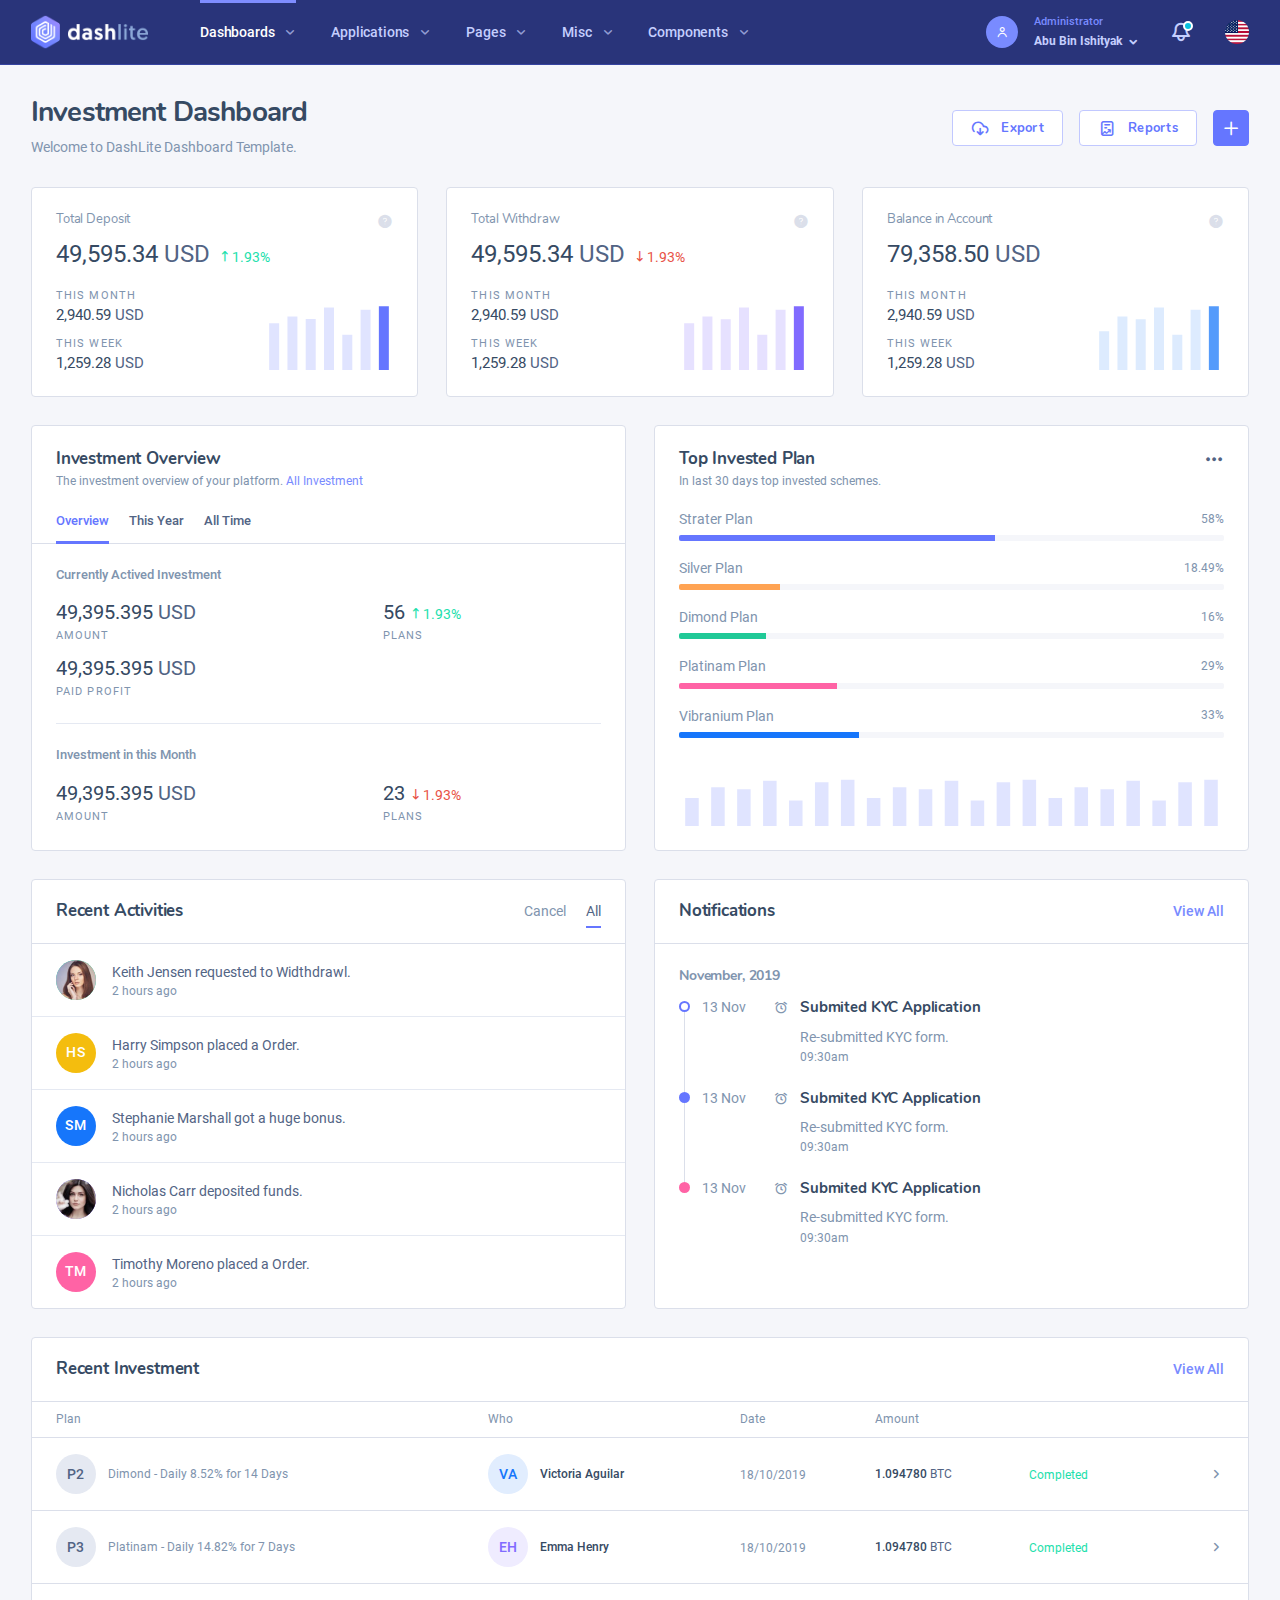
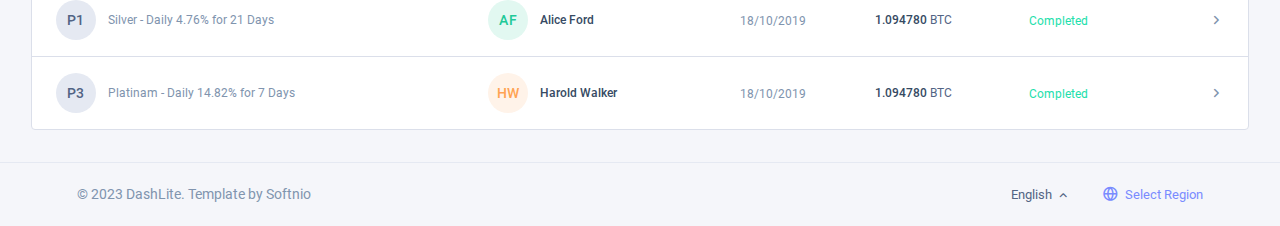
<file: html/index.html>
<!DOCTYPE html>
<html lang="zxx" class="js">

<head>
    <base href="../">
    <meta charset="utf-8">
    <meta name="author" content="Softnio">
    <meta name="viewport" content="width=device-width, initial-scale=1, shrink-to-fit=no">
    <meta name="description" content="A powerful and conceptual apps base dashboard template that especially build for developers and programmers.">
    <!-- Fav Icon  -->
    <link rel="shortcut icon" href="./images/favicon.png">
    <!-- Page Title  -->
    <title>Invest Dashboard | DashLite Admin Template</title>
    <!-- StyleSheets  -->
    <link rel="stylesheet" href="../assets/css/dashlite.css">
    <link id="skin-default" rel="stylesheet" href="../assets/css/theme.css">
</head>

<body class="nk-body npc-invest bg-lighter ">
    <div class="nk-app-root">
        <!-- wrap @s -->
        <div class="nk-wrap ">
            <!-- main header @s -->
            <div class="nk-header nk-header-fluid is-theme">
                <div class="container-xl wide-xl">
                    <div class="nk-header-wrap">
                        <div class="nk-menu-trigger me-sm-2 d-lg-none">
                            <a href="#" class="nk-nav-toggle nk-quick-nav-icon" data-target="headerNav"><em class="icon ni ni-menu"></em></a>
                        </div>
                        <div class="nk-header-brand">
                            <a href="html/index.html" class="logo-link">
                                <img class="logo-light logo-img" src="./images/logo.png" srcset="./images/logo2x.png 2x" alt="logo">
                                <img class="logo-dark logo-img" src="./images/logo-dark.png" srcset="./images/logo-dark2x.png 2x" alt="logo-dark">
                            </a>
                        </div><!-- .nk-header-brand -->
                        <div class="nk-header-menu" data-content="headerNav">
                            <div class="nk-header-mobile">
                                <div class="nk-header-brand">
                                    <a href="html/index.html" class="logo-link">
                                        <img class="logo-light logo-img" src="./images/logo.png" srcset="./images/logo2x.png 2x" alt="logo">
                                        <img class="logo-dark logo-img" src="./images/logo-dark.png" srcset="./images/logo-dark2x.png 2x" alt="logo-dark">
                                    </a>
                                </div>
                                <div class="nk-menu-trigger me-n2">
                                    <a href="#" class="nk-nav-toggle nk-quick-nav-icon" data-target="headerNav"><em class="icon ni ni-arrow-left"></em></a>
                                </div>
                            </div>
                            <ul class="nk-menu nk-menu-main ui-s2">
                                <li class="nk-menu-item has-sub">
                                    <a href="#" class="nk-menu-link nk-menu-toggle">
                                        <span class="nk-menu-text">Dashboards</span>
                                    </a>
                                    <ul class="nk-menu-sub">
                                        <li class="nk-menu-item">
                                            <a href="html/index.html" class="nk-menu-link">
                                                <span class="nk-menu-text">Default Dashboard</span>
                                            </a>
                                        </li><!-- .nk-menu-item -->
                                        <li class="nk-menu-item">
                                            <a href="html/index-sales.html" class="nk-menu-link">
                                                <span class="nk-menu-text">Sales Dashboard</span>
                                            </a>
                                        </li><!-- .nk-menu-item -->
                                        <li class="nk-menu-item">
                                            <a href="html/index-crypto.html" class="nk-menu-link">
                                                <span class="nk-menu-text">Crypto Dashboard</span>
                                            </a>
                                        </li><!-- .nk-menu-item -->
                                        <li class="nk-menu-item">
                                            <a href="html/index-analytics.html" class="nk-menu-link">
                                                <span class="nk-menu-text">Analytics Dashboard</span>
                                            </a>
                                        </li><!-- .nk-menu-item -->
                                        <li class="nk-menu-heading">
                                            <h6 class="overline-title text-primary">Use-Case Concept</h6>
                                        </li><!-- .nk-menu-item -->
                                        <li class="nk-menu-item">
                                            <a href="html/invest/index.html" class="nk-menu-link" target="_blank">
                                                <span class="nk-menu-text">Investment Panel</span>
                                                <span class="nk-menu-badge">HOT</span>
                                            </a>
                                        </li><!-- .nk-menu-item -->
                                    </ul><!-- .nk-menu-sub -->
                                </li><!-- .nk-menu-item -->
                                <li class="nk-menu-item has-sub">
                                    <a href="#" class="nk-menu-link nk-menu-toggle">
                                        <span class="nk-menu-text">Applications</span>
                                    </a>
                                    <ul class="nk-menu-sub">
                                        <li class="nk-menu-item">
                                            <a href="html/apps-messages.html" class="nk-menu-link"><span class="nk-menu-text">Messages</span></a>
                                        </li>
                                        <li class="nk-menu-item">
                                            <a href="html/apps-inbox.html" class="nk-menu-link"><span class="nk-menu-text">Inbox / Mail</span></a>
                                        </li>
                                        <li class="nk-menu-item">
                                            <a href="html/apps-file-manager.html" class="nk-menu-link"><span class="nk-menu-text">File Manager</span></a>
                                        </li>
                                        <li class="nk-menu-item">
                                            <a href="html/apps-chats.html" class="nk-menu-link"><span class="nk-menu-text">Chats / Messenger</span></a>
                                        </li>
                                        <li class="nk-menu-item">
                                            <a href="html/apps-calendar.html" class="nk-menu-link"><span class="nk-menu-text">Calendar</span></a>
                                        </li>
                                        <li class="nk-menu-item">
                                            <a href="html/apps-kanban.html" class="nk-menu-link"><span class="nk-menu-text">Kanban Board</span></a>
                                        </li>
                                    </ul><!-- .nk-menu-sub -->
                                </li><!-- .nk-menu-item -->
                                <li class="nk-menu-item has-sub">
                                    <a href="#" class="nk-menu-link nk-menu-toggle">
                                        <span class="nk-menu-text">Pages</span>
                                    </a>
                                    <ul class="nk-menu-sub">
                                        <li class="nk-menu-item has-sub">
                                            <a href="#" class="nk-menu-link nk-menu-toggle">
                                                <span class="nk-menu-text">Projects</span>
                                            </a>
                                            <ul class="nk-menu-sub">
                                                <li class="nk-menu-item">
                                                    <a href="html/project-card.html" class="nk-menu-link"><span class="nk-menu-text">Project Cards</span></a>
                                                </li>
                                                <li class="nk-menu-item">
                                                    <a href="html/project-list.html" class="nk-menu-link"><span class="nk-menu-text">Project List</span></a>
                                                </li>
                                            </ul><!-- .nk-menu-sub -->
                                        </li><!-- .nk-menu-item -->
                                        <li class="nk-menu-item has-sub">
                                            <a href="#" class="nk-menu-link nk-menu-toggle">
                                                <span class="nk-menu-text">User Manage</span>
                                            </a>
                                            <ul class="nk-menu-sub">
                                                <li class="nk-menu-item">
                                                    <a href="html/user-list-regular.html" class="nk-menu-link"><span class="nk-menu-text">User List - Regular</span></a>
                                                </li>
                                                <li class="nk-menu-item">
                                                    <a href="html/user-list-compact.html" class="nk-menu-link"><span class="nk-menu-text">User List - Compact</span></a>
                                                </li>
                                                <li class="nk-menu-item">
                                                    <a href="html/user-details-regular.html" class="nk-menu-link"><span class="nk-menu-text">User Details - Regular</span></a>
                                                </li>
                                                <li class="nk-menu-item">
                                                    <a href="html/user-profile-regular.html" class="nk-menu-link"><span class="nk-menu-text">User Profile - Regular</span></a>
                                                </li>
                                                <li class="nk-menu-item">
                                                    <a href="html/user-card.html" class="nk-menu-link"><span class="nk-menu-text">User Contact - Card</span> </a>
                                                </li>
                                            </ul><!-- .nk-menu-sub -->
                                        </li><!-- .nk-menu-item -->
                                        <li class="nk-menu-item has-sub">
                                            <a href="#" class="nk-menu-link nk-menu-toggle">
                                                <span class="nk-menu-icon"><em class="icon ni ni-user-list"></em></span>
                                                <span class="nk-menu-text">Customers</span>
                                            </a>
                                            <ul class="nk-menu-sub">
                                                <li class="nk-menu-item">
                                                    <a href="html/customer-list.html" class="nk-menu-link"><span class="nk-menu-text">Customer List</span></a>
                                                </li>
                                                <li class="nk-menu-item">
                                                    <a href="html/customer-details.html" class="nk-menu-link"><span class="nk-menu-text">Customer Details</span></a>
                                                </li>
                                            </ul><!-- .nk-menu-sub -->
                                        </li><!-- .nk-menu-item -->
                                        <li class="nk-menu-item has-sub">
                                            <a href="#" class="nk-menu-link nk-menu-toggle">
                                                <span class="nk-menu-text">AML / KYCs</span>
                                            </a>
                                            <ul class="nk-menu-sub">
                                                <li class="nk-menu-item">
                                                    <a href="html/kyc-list-regular.html" class="nk-menu-link"><span class="nk-menu-text">KYC List - Regular</span></a>
                                                </li>
                                                <li class="nk-menu-item">
                                                    <a href="html/kyc-details-regular.html" class="nk-menu-link"><span class="nk-menu-text">KYC Details - Regular</span></a>
                                                </li>
                                            </ul><!-- .nk-menu-sub -->
                                        </li><!-- .nk-menu-item -->
                                        <li class="nk-menu-item has-sub">
                                            <a href="#" class="nk-menu-link nk-menu-toggle">
                                                <span class="nk-menu-text">Transactions</span>
                                            </a>
                                            <ul class="nk-menu-sub">
                                                <li class="nk-menu-item">
                                                    <a href="html/transaction-basic.html" class="nk-menu-link"><span class="nk-menu-text">Tranx List - Basic</span></a>
                                                </li>
                                                <li class="nk-menu-item">
                                                    <a href="html/transaction-crypto.html" class="nk-menu-link"><span class="nk-menu-text">Tranx List - Crypto</span></a>
                                                </li>
                                            </ul><!-- .nk-menu-sub -->
                                        </li><!-- .nk-menu-item -->
                                        <li class="nk-menu-item has-sub">
                                            <a href="#" class="nk-menu-link nk-menu-toggle">
                                                <span class="nk-menu-text">Invoice</span>
                                            </a>
                                            <ul class="nk-menu-sub">
                                                <li class="nk-menu-item">
                                                    <a href="html/invoice-list.html" class="nk-menu-link"><span class="nk-menu-text">Invoice List</span></a>
                                                </li>
                                                <li class="nk-menu-item">
                                                    <a href="html/invoice-details.html" class="nk-menu-link"><span class="nk-menu-text">Invoice Details</span></a>
                                                </li>
                                            </ul><!-- .nk-menu-sub -->
                                        </li><!-- .nk-menu-item -->
                                        <li class="nk-menu-item has-sub">
                                            <a href="#" class="nk-menu-link nk-menu-toggle">
                                                <span class="nk-menu-text">Products</span>
                                            </a>
                                            <ul class="nk-menu-sub">
                                                <li class="nk-menu-item">
                                                    <a href="html/product-list.html" class="nk-menu-link"><span class="nk-menu-text">Product List</span></a>
                                                </li>
                                                <li class="nk-menu-item">
                                                    <a href="html/product-card.html" class="nk-menu-link"><span class="nk-menu-text">Product Card</span></a>
                                                </li>
                                                <li class="nk-menu-item">
                                                    <a href="html/product-details.html" class="nk-menu-link"><span class="nk-menu-text">Product Details</span></a>
                                                </li>
                                            </ul><!-- .nk-menu-sub -->
                                        </li><!-- .nk-menu-item -->
                                        <li class="nk-menu-item">
                                            <a href="html/pricing-table.html" class="nk-menu-link">
                                                <span class="nk-menu-text">Pricing Table</span>
                                            </a>
                                        </li><!-- .nk-menu-item -->
                                        <li class="nk-menu-item">
                                            <a href="html/gallery.html" class="nk-menu-link">
                                                <span class="nk-menu-text">Image Gallery</span>
                                            </a>
                                        </li><!-- .nk-menu-item -->
                                        <li class="nk-menu-item">
                                            <a href="html/pages/regular-v1.html" class="nk-menu-link"><span class="nk-menu-text">Regular Page - v1</span></a>
                                        </li><!-- .nk-menu-item -->
                                        <li class="nk-menu-item">
                                            <a href="html/pages/regular-v2.html" class="nk-menu-link"><span class="nk-menu-text">Regular Page - v2</span></a>
                                        </li><!-- .nk-menu-item -->
                                        <li class="nk-menu-item">
                                            <a href="html/pages/faqs.html" class="nk-menu-link"><span class="nk-menu-text">Faqs / Help</span></a>
                                        </li><!-- .nk-menu-item -->
                                    </ul><!-- .nk-menu-sub -->
                                </li><!-- .nk-menu-item -->
                                <li class="nk-menu-item has-sub">
                                    <a href="#" class="nk-menu-link nk-menu-toggle">
                                        <span class="nk-menu-text">Misc</span>
                                    </a>
                                    <ul class="nk-menu-sub">
                                        <li class="nk-menu-item has-sub">
                                            <a href="#" class="nk-menu-link nk-menu-toggle">
                                                <span class="nk-menu-text">Auth Pages</span>
                                            </a>
                                            <ul class="nk-menu-sub">
                                                <li class="nk-menu-item">
                                                    <a href="html/pages/auths/auth-login.html" class="nk-menu-link" target="_blank"><span class="nk-menu-text">Login / Signin</span></a>
                                                </li>
                                                <li class="nk-menu-item">
                                                    <a href="html/pages/auths/auth-register.html" class="nk-menu-link" target="_blank"><span class="nk-menu-text">Register / Signup</span></a>
                                                </li>
                                                <li class="nk-menu-item">
                                                    <a href="html/pages/auths/auth-reset.html" class="nk-menu-link" target="_blank"><span class="nk-menu-text">Forgot Password</span></a>
                                                </li>
                                                <li class="nk-menu-item">
                                                    <a href="html/pages/auths/auth-success.html" class="nk-menu-link" target="_blank"><span class="nk-menu-text">Success / Confirm</span></a>
                                                </li>
                                                <li class="nk-menu-item has-sub">
                                                    <a href="#" class="nk-menu-link nk-menu-toggle"><span class="nk-menu-text">Classic Version - v2</span></a>
                                                    <ul class="nk-menu-sub">
                                                        <li class="nk-menu-item">
                                                            <a href="html/pages/auths/auth-login-v2.html" class="nk-menu-link" target="_blank"><span class="nk-menu-text">Login / Signin</span></a>
                                                        </li>
                                                        <li class="nk-menu-item">
                                                            <a href="html/pages/auths/auth-register-v2.html" class="nk-menu-link" target="_blank"><span class="nk-menu-text">Register / Signup</span></a>
                                                        </li>
                                                        <li class="nk-menu-item">
                                                            <a href="html/pages/auths/auth-reset-v2.html" class="nk-menu-link" target="_blank"><span class="nk-menu-text">Forgot Password</span></a>
                                                        </li>
                                                        <li class="nk-menu-item">
                                                            <a href="html/pages/auths/auth-success-v2.html" class="nk-menu-link" target="_blank"><span class="nk-menu-text">Success / Confirm</span></a>
                                                        </li>
                                                    </ul>
                                                </li>
                                                <li class="nk-menu-item has-sub">
                                                    <a href="#" class="nk-menu-link nk-menu-toggle"><span class="nk-menu-text">No Slider Version - v3</span></a>
                                                    <ul class="nk-menu-sub">
                                                        <li class="nk-menu-item">
                                                            <a href="html/pages/auths/auth-login-v3.html" class="nk-menu-link" target="_blank"><span class="nk-menu-text">Login / Signin</span></a>
                                                        </li>
                                                        <li class="nk-menu-item">
                                                            <a href="html/pages/auths/auth-register-v3.html" class="nk-menu-link" target="_blank"><span class="nk-menu-text">Register / Signup</span></a>
                                                        </li>
                                                        <li class="nk-menu-item">
                                                            <a href="html/pages/auths/auth-reset-v3.html" class="nk-menu-link" target="_blank"><span class="nk-menu-text">Forgot Password</span></a>
                                                        </li>
                                                        <li class="nk-menu-item">
                                                            <a href="html/pages/auths/auth-success-v3.html" class="nk-menu-link" target="_blank"><span class="nk-menu-text">Success / Confirm</span></a>
                                                        </li>
                                                    </ul>
                                                </li>
                                            </ul><!-- .nk-menu-sub -->
                                        </li><!-- .nk-menu-item -->
                                        <li class="nk-menu-item has-sub">
                                            <a href="#" class="nk-menu-link nk-menu-toggle">
                                                <span class="nk-menu-text">Error Pages</span>
                                            </a>
                                            <ul class="nk-menu-sub">
                                                <li class="nk-menu-item">
                                                    <a href="html/pages/errors/404-classic.html" target="_blank" class="nk-menu-link"><span class="nk-menu-text">404 Classic</span></a>
                                                </li>
                                                <li class="nk-menu-item">
                                                    <a href="html/pages/errors/504-classic.html" target="_blank" class="nk-menu-link"><span class="nk-menu-text">504 Classic</span></a>
                                                </li>
                                                <li class="nk-menu-item">
                                                    <a href="html/pages/errors/404-s1.html" target="_blank" class="nk-menu-link"><span class="nk-menu-text">404 Modern</span></a>
                                                </li>
                                                <li class="nk-menu-item">
                                                    <a href="html/pages/errors/504-s1.html" target="_blank" class="nk-menu-link"><span class="nk-menu-text">504 Modern</span></a>
                                                </li>
                                            </ul><!-- .nk-menu-sub -->
                                        </li><!-- .nk-menu-item -->
                                        <li class="nk-menu-item">
                                            <a href="html/_blank.html" class="nk-menu-link"><span class="nk-menu-text">Blank / Startup</span></a>
                                        </li>
                                        <li class="nk-menu-item">
                                            <a href="html/pages/terms-policy.html" class="nk-menu-link"><span class="nk-menu-text">Terms / Policy</span></a>
                                        </li>
                                    </ul><!-- .nk-menu-sub -->
                                </li><!-- .nk-menu-item -->
                                <li class="nk-menu-item has-sub">
                                    <a href="#" class="nk-menu-link nk-menu-toggle">
                                        <span class="nk-menu-text">Components</span>
                                    </a>
                                    <ul class="nk-menu-sub">
                                        <li class="nk-menu-item has-sub">
                                            <a href="#" class="nk-menu-link nk-menu-toggle">
                                                <span class="nk-menu-text">Ui Elements</span>
                                            </a>
                                            <ul class="nk-menu-sub">
                                                <li class="nk-menu-item">
                                                    <a href="html/components/elements/alerts.html" class="nk-menu-link"><span class="nk-menu-text">Alerts</span></a>
                                                </li>
                                                <li class="nk-menu-item">
                                                    <a href="html/components/elements/accordions.html" class="nk-menu-link"><span class="nk-menu-text">Accordions</span></a>
                                                </li>
                                                <li class="nk-menu-item">
                                                    <a href="html/components/elements/avatar.html" class="nk-menu-link"><span class="nk-menu-text">Avatar</span></a>
                                                </li>
                                                <li class="nk-menu-item">
                                                    <a href="html/components/elements/badges.html" class="nk-menu-link"><span class="nk-menu-text">Badges</span></a>
                                                </li>
                                                <li class="nk-menu-item">
                                                    <a href="html/components/elements/buttons.html" class="nk-menu-link"><span class="nk-menu-text">Buttons</span></a>
                                                </li>
                                                <li class="nk-menu-item">
                                                    <a href="html/components/elements/buttons-group.html" class="nk-menu-link"><span class="nk-menu-text">Button Group</span></a>
                                                </li>
                                                <li class="nk-menu-item">
                                                    <a href="html/components/elements/breadcrumb.html" class="nk-menu-link"><span class="nk-menu-text">Breadcrumb</span></a>
                                                </li>
                                                <li class="nk-menu-item">
                                                    <a href="html/components/elements/cards.html" class="nk-menu-link"><span class="nk-menu-text">Cards</span></a>
                                                </li>
                                                <li class="nk-menu-item">
                                                    <a href="html/components/elements/carousel.html" class="nk-menu-link"><span class="nk-menu-text">Carousel</span></a>
                                                </li>
                                                <li class="nk-menu-item">
                                                    <a href="html/components/elements/list-dropdown.html" class="nk-menu-link"><span class="nk-menu-text">List Dropdown</span></a>
                                                </li>
                                                <li class="nk-menu-item">
                                                    <a href="html/components/elements/modals.html" class="nk-menu-link"><span class="nk-menu-text">Modals</span></a>
                                                </li>
                                                <li class="nk-menu-item">
                                                    <a href="html/components/elements/pagination.html" class="nk-menu-link"><span class="nk-menu-text">Pagination</span></a>
                                                </li>
                                                <li class="nk-menu-item">
                                                    <a href="html/components/elements/popover.html" class="nk-menu-link"><span class="nk-menu-text">Popovers</span></a>
                                                </li>
                                                <li class="nk-menu-item">
                                                    <a href="html/components/elements/progress.html" class="nk-menu-link"><span class="nk-menu-text">Progress</span></a>
                                                </li>
                                                <li class="nk-menu-item">
                                                    <a href="html/components/elements/preloader.html" class="nk-menu-link"><span class="nk-menu-text">Preloader</span> <span class="nk-menu-badge">New</span></a>
                                                </li>
                                                <li class="nk-menu-item">
                                                    <a href="html/components/elements/placeholders.html" class="nk-menu-link"><span class="nk-menu-text">Placeholders</span> <span class="nk-menu-badge">New</span></a>
                                                </li>
                                                <li class="nk-menu-item">
                                                    <a href="html/components/elements/spinner.html" class="nk-menu-link"><span class="nk-menu-text">Spinner</span></a>
                                                </li>
                                                <li class="nk-menu-item">
                                                    <a href="html/components/elements/tabs.html" class="nk-menu-link"><span class="nk-menu-text">Tabs</span></a>
                                                </li>
                                                <li class="nk-menu-item">
                                                    <a href="html/components/elements/toast.html" class="nk-menu-link"><span class="nk-menu-text">Toasts</span></a>
                                                </li>
                                                <li class="nk-menu-item">
                                                    <a href="html/components/elements/tooltip.html" class="nk-menu-link"><span class="nk-menu-text">Tooltip</span></a>
                                                </li>
                                                <li class="nk-menu-item">
                                                    <a href="html/components/elements/typography.html" class="nk-menu-link"><span class="nk-menu-text">Typography</span></a>
                                                </li>
                                            </ul><!-- .nk-menu-sub -->
                                        </li><!-- .nk-menu-item -->
                                        <li class="nk-menu-item has-sub">
                                            <a href="#" class="nk-menu-link nk-menu-toggle"><span class="nk-menu-text">Utilities</span></a>
                                            <ul class="nk-menu-sub">
                                                <li class="nk-menu-item"><a href="html/components/elements/util-border.html" class="nk-menu-link"><span class="nk-menu-text">Border</span></a></li>
                                                <li class="nk-menu-item"><a href="html/components/elements/util-colors.html" class="nk-menu-link"><span class="nk-menu-text">Colors</span></a></li>
                                                <li class="nk-menu-item"><a href="html/components/elements/util-display.html" class="nk-menu-link"><span class="nk-menu-text">Display</span></a></li>
                                                <li class="nk-menu-item"><a href="html/components/elements/util-embeded.html" class="nk-menu-link"><span class="nk-menu-text">Embeded</span></a></li>
                                                <li class="nk-menu-item"><a href="html/components/elements/util-flex.html" class="nk-menu-link"><span class="nk-menu-text">Flex</span></a></li>
                                                <li class="nk-menu-item"><a href="html/components/elements/util-text.html" class="nk-menu-link"><span class="nk-menu-text">Text</span></a></li>
                                                <li class="nk-menu-item"><a href="html/components/elements/util-sizing.html" class="nk-menu-link"><span class="nk-menu-text">Sizing</span></a></li>
                                                <li class="nk-menu-item"><a href="html/components/elements/util-spacing.html" class="nk-menu-link"><span class="nk-menu-text">Spacing</span></a></li>
                                                <li class="nk-menu-item"><a href="html/components/elements/util-others.html" class="nk-menu-link"><span class="nk-menu-text">Others</span></a></li>
                                            </ul><!-- .nk-menu-sub -->
                                        </li>
                                        <li class="nk-menu-item has-sub">
                                            <a href="#" class="nk-menu-link nk-menu-toggle">
                                                <span class="nk-menu-text">Forms</span>
                                            </a>
                                            <ul class="nk-menu-sub">
                                                <li class="nk-menu-item">
                                                    <a href="html/components/forms/form-elements.html" class="nk-menu-link"><span class="nk-menu-text">Form Elements</span></a>
                                                </li>
                                                <li class="nk-menu-item">
                                                    <a href="html/components/forms/checkbox-radio.html" class="nk-menu-link"><span class="nk-menu-text">Checkbox Radio</span></a>
                                                </li>
                                                <li class="nk-menu-item">
                                                    <a href="html/components/forms/advanced-controls.html" class="nk-menu-link"><span class="nk-menu-text">Advanced Controls</span></a>
                                                </li>
                                                <li class="nk-menu-item">
                                                    <a href="html/components/forms/input-group.html" class="nk-menu-link"><span class="nk-menu-text">Input Group</span></a>
                                                </li>
                                                <li class="nk-menu-item">
                                                    <a href="html/components/forms/form-upload.html" class="nk-menu-link"><span class="nk-menu-text">Form Upload</span></a>
                                                </li>
                                                <li class="nk-menu-item">
                                                    <a href="html/components/forms/datetime-picker.html" class="nk-menu-link"><span class="nk-menu-text">Date &amp; Time Picker</span></a>
                                                </li>
                                                <li class="nk-menu-item">
                                                    <a href="html/components/forms/number-spinner.html" class="nk-menu-link"><span class="nk-menu-text">Number Spinner</span></a>
                                                </li>
                                                <li class="nk-menu-item">
                                                    <a href="html/components/forms/nouislider.html" class="nk-menu-link"><span class="nk-menu-text">noUiSlider</span></a>
                                                </li>
                                                <li class="nk-menu-item">
                                                    <a href="html/components/forms/form-layouts.html" class="nk-menu-link"><span class="nk-menu-text">Form Layouts</span></a>
                                                </li>
                                                <li class="nk-menu-item">
                                                    <a href="html/components/forms/form-validation.html" class="nk-menu-link"><span class="nk-menu-text">Form Validation</span></a>
                                                </li>
                                                <li class="nk-menu-item">
                                                    <a href="#" class="nk-menu-link nk-menu-toggle"><span class="nk-menu-text">Wizard</span></a>
                                                    <ul class="nk-menu-sub">
                                                        <li class="nk-menu-item"><a href="html/components/forms/form-wizard.html" class="nk-menu-link"><span class="nk-menu-text">Basic Demo</span></a></li>
                                                        <li class="nk-menu-item"><a href="html/components/forms/wizard/create-project.html" class="nk-menu-link"><span class="nk-menu-text">Create Project</span></a></li>
                                                        <li class="nk-menu-item"><a href="html/components/forms/wizard/create-profile.html" class="nk-menu-link"><span class="nk-menu-text">Create Profile</span></a></li>
                                                        <li class="nk-menu-item"><a href="html/components/forms/wizard/two-factor-auth.html" class="nk-menu-link"><span class="nk-menu-text">Two Factor Auth</span></a></li>
                                                        <li class="nk-menu-item"><a target="_blank" href="html/components/forms/wizard/survey-v1.html" class="nk-menu-link"><span class="nk-menu-text">Survey</span></a></li>
                                                        <li class="nk-menu-item"><a target="_blank" href="html/components/forms/wizard/survey-v2.html" class="nk-menu-link"><span class="nk-menu-text">Survey v2</span></a></li>
                                                    </ul><!-- .nk-menu-sub -->
                                                </li>
                                                <li class="nk-menu-heading">
                                                    <h6 class="overline-title text-primary">Rich Editor</h6>
                                                </li><!-- .nk-menu-item -->
                                                <li class="nk-menu-item"><a href="html/components/forms/form-summernote.html" class="nk-menu-link"><span class="nk-menu-text">Summernote</span></a></li>
                                                <li class="nk-menu-item"><a href="html/components/forms/form-quill.html" class="nk-menu-link"><span class="nk-menu-text">Quill</span></a></li>
                                                <li class="nk-menu-item"><a href="html/components/forms/form-tinymce.html" class="nk-menu-link"><span class="nk-menu-text">Tinymce</span></a></li>
                                            </ul><!-- .nk-menu-sub -->
                                        </li><!-- .nk-menu-item -->
                                        <li class="nk-menu-item has-sub">
                                            <a href="#" class="nk-menu-link nk-menu-toggle">
                                                <span class="nk-menu-text">Crafted Icons</span>
                                            </a>
                                            <ul class="nk-menu-sub">
                                                <li class="nk-menu-item">
                                                    <a href="html/components/misc/svg-icons.html" class="nk-menu-link">
                                                        <span class="nk-menu-text">SVG Icon - Exclusive</span>
                                                    </a>
                                                </li>
                                                <li class="nk-menu-item">
                                                    <a href="html/components/misc/nioicon.html" class="nk-menu-link">
                                                        <span class="nk-menu-text">Nioicon - HandCrafted</span>
                                                    </a>
                                                </li>
                                            </ul><!-- .nk-menu-sub -->
                                        </li><!-- .nk-menu-item -->
                                        <li class="nk-menu-item">
                                            <a href="html/components/misc/icons.html" class="nk-menu-link">
                                                <span class="nk-menu-text">Icon Libraries</span>
                                            </a>
                                        </li><!-- .nk-menu-item -->
                                        <li class="nk-menu-item has-sub">
                                            <a href="#" class="nk-menu-link nk-menu-toggle">
                                                <span class="nk-menu-text">Tables</span>
                                            </a>
                                            <ul class="nk-menu-sub">
                                                <li class="nk-menu-item">
                                                    <a href="html/components/tables/table-basic.html" class="nk-menu-link"><span class="nk-menu-text">Basic Tables</span></a>
                                                </li>
                                                <li class="nk-menu-item">
                                                    <a href="html/components/tables/table-special.html" class="nk-menu-link"><span class="nk-menu-text">Special Tables</span></a>
                                                </li>
                                                <li class="nk-menu-item">
                                                    <a href="html/components/tables/table-datatable.html" class="nk-menu-link"><span class="nk-menu-text">DataTables</span></a>
                                                </li>
                                            </ul><!-- .nk-menu-sub -->
                                        </li><!-- .nk-menu-item -->
                                        <li class="nk-menu-item has-sub">
                                            <a href="#" class="nk-menu-link nk-menu-toggle">
                                                <span class="nk-menu-text">Charts</span>
                                            </a>
                                            <ul class="nk-menu-sub">
                                                <li class="nk-menu-item">
                                                    <a href="html/components/charts/chartjs.html" class="nk-menu-link"><span class="nk-menu-text">Chart JS</span></a>
                                                </li>
                                                <li class="nk-menu-item">
                                                    <a href="html/components/charts/knob.html" class="nk-menu-link"><span class="nk-menu-text">Knob JS</span></a>
                                                </li>
                                            </ul><!-- .nk-menu-sub -->
                                        </li><!-- .nk-menu-item -->
                                        <li class="nk-menu-item has-sub">
                                            <a href="#" class="nk-menu-link nk-menu-toggle">
                                                <span class="nk-menu-text">Widgets</span>
                                            </a>
                                            <ul class="nk-menu-sub">
                                                <li class="nk-menu-item">
                                                    <a href="html/components/widgets/cards.html" class="nk-menu-link"><span class="nk-menu-text">Card Widgets</span></a>
                                                </li><!-- .nk-menu-item -->
                                                <li class="nk-menu-item">
                                                    <a href="html/components/widgets/charts.html" class="nk-menu-link"><span class="nk-menu-text">Chart Widgets</span></a>
                                                </li><!-- .nk-menu-item -->
                                                <li class="nk-menu-item">
                                                    <a href="html/components/widgets/ratings.html" class="nk-menu-link"><span class="nk-menu-text">Ratings</span></a>
                                                </li><!-- .nk-menu-item -->
                                            </ul><!-- .nk-menu-sub -->
                                        </li><!-- .nk-menu-item -->
                                        <li class="nk-menu-item has-sub">
                                            <a href="#" class="nk-menu-link nk-menu-toggle">
                                                <span class="nk-menu-text">Miscellaneous</span>
                                            </a>
                                            <ul class="nk-menu-sub">
                                                <li class="nk-menu-item">
                                                    <a href="html/components/misc/slick-sliders.html" class="nk-menu-link"><span class="nk-menu-text">Slick Slider</span></a>
                                                </li><!-- .nk-menu-item -->
                                                <li class="nk-menu-item">
                                                    <a href="html/components/misc/toastr.html" class="nk-menu-link"><span class="nk-menu-text">Toastr</span></a>
                                                </li><!-- .nk-menu-item -->
                                                <li class="nk-menu-item">
                                                    <a href="html/components/misc/sweet-alert.html" class="nk-menu-link"><span class="nk-menu-text">Sweet Alert</span></a>
                                                </li><!-- .nk-menu-item -->
                                                <li class="nk-menu-item">
                                                    <a href="html/components/misc/js-tree.html" class="nk-menu-link"><span class="nk-menu-text">jsTree</span></a>
                                                </li><!-- .nk-menu-item -->
                                                <li class="nk-menu-item">
                                                    <a href="html/components/misc/dual-listbox.html" class="nk-menu-link"><span class="nk-menu-text">Dual Listbox</span></a>
                                                </li><!-- .nk-menu-item -->
                                                <li class="nk-menu-item">
                                                    <a href="html/components/misc/dragula.html" class="nk-menu-link"><span class="nk-menu-text">Dragula</span></a>
                                                </li><!-- .nk-menu-item -->
                                                <li class="nk-menu-item">
                                                    <a href="html/components/misc/map.html" class="nk-menu-link"><span class="nk-menu-text">Google Map</span></a>
                                                </li><!-- .nk-menu-item -->
                                            </ul><!-- .nk-menu-sub -->
                                        </li><!-- .nk-menu-item -->
                                        <li class="nk-menu-item">
                                            <a href="html/email-templates.html" class="nk-menu-link">
                                                <span class="nk-menu-text">Email Template</span>
                                            </a>
                                        </li>
                                    </ul><!-- .nk-menu-sub -->
                                </li><!-- .nk-menu-item -->
                            </ul><!-- .nk-menu -->
                        </div><!-- .nk-header-menu -->
                        <div class="nk-header-tools">
                            <ul class="nk-quick-nav">
                                <li class="dropdown notification-dropdown">
                                    <a href="#" class="dropdown-toggle nk-quick-nav-icon" data-bs-toggle="dropdown">
                                        <div class="icon-status icon-status-info"><em class="icon ni ni-bell"></em></div>
                                    </a>
                                    <div class="dropdown-menu dropdown-menu-xl dropdown-menu-end dropdown-menu-s1">
                                        <div class="dropdown-head">
                                            <span class="sub-title nk-dropdown-title">Notifications</span>
                                            <a href="#">Mark All as Read</a>
                                        </div>
                                        <div class="dropdown-body">
                                            <div class="nk-notification">
                                                <div class="nk-notification-item dropdown-inner">
                                                    <div class="nk-notification-icon">
                                                        <em class="icon icon-circle bg-warning-dim ni ni-curve-down-right"></em>
                                                    </div>
                                                    <div class="nk-notification-content">
                                                        <div class="nk-notification-text">You have requested to <span>Widthdrawl</span></div>
                                                        <div class="nk-notification-time">2 hrs ago</div>
                                                    </div>
                                                </div>
                                                <div class="nk-notification-item dropdown-inner">
                                                    <div class="nk-notification-icon">
                                                        <em class="icon icon-circle bg-success-dim ni ni-curve-down-left"></em>
                                                    </div>
                                                    <div class="nk-notification-content">
                                                        <div class="nk-notification-text">Your <span>Deposit Order</span> is placed</div>
                                                        <div class="nk-notification-time">2 hrs ago</div>
                                                    </div>
                                                </div>
                                                <div class="nk-notification-item dropdown-inner">
                                                    <div class="nk-notification-icon">
                                                        <em class="icon icon-circle bg-warning-dim ni ni-curve-down-right"></em>
                                                    </div>
                                                    <div class="nk-notification-content">
                                                        <div class="nk-notification-text">You have requested to <span>Widthdrawl</span></div>
                                                        <div class="nk-notification-time">2 hrs ago</div>
                                                    </div>
                                                </div>
                                                <div class="nk-notification-item dropdown-inner">
                                                    <div class="nk-notification-icon">
                                                        <em class="icon icon-circle bg-success-dim ni ni-curve-down-left"></em>
                                                    </div>
                                                    <div class="nk-notification-content">
                                                        <div class="nk-notification-text">Your <span>Deposit Order</span> is placed</div>
                                                        <div class="nk-notification-time">2 hrs ago</div>
                                                    </div>
                                                </div>
                                                <div class="nk-notification-item dropdown-inner">
                                                    <div class="nk-notification-icon">
                                                        <em class="icon icon-circle bg-warning-dim ni ni-curve-down-right"></em>
                                                    </div>
                                                    <div class="nk-notification-content">
                                                        <div class="nk-notification-text">You have requested to <span>Widthdrawl</span></div>
                                                        <div class="nk-notification-time">2 hrs ago</div>
                                                    </div>
                                                </div>
                                                <div class="nk-notification-item dropdown-inner">
                                                    <div class="nk-notification-icon">
                                                        <em class="icon icon-circle bg-success-dim ni ni-curve-down-left"></em>
                                                    </div>
                                                    <div class="nk-notification-content">
                                                        <div class="nk-notification-text">Your <span>Deposit Order</span> is placed</div>
                                                        <div class="nk-notification-time">2 hrs ago</div>
                                                    </div>
                                                </div>
                                            </div><!-- .nk-notification -->
                                        </div><!-- .nk-dropdown-body -->
                                        <div class="dropdown-foot center">
                                            <a href="#">View All</a>
                                        </div>
                                    </div>
                                </li><!-- .dropdown -->
                                <li class="dropdown user-dropdown order-sm-first">
                                    <a href="#" class="dropdown-toggle" data-bs-toggle="dropdown">
                                        <div class="user-toggle">
                                            <div class="user-avatar sm">
                                                <em class="icon ni ni-user-alt"></em>
                                            </div>
                                            <div class="user-info d-none d-xl-block">
                                                <div class="user-status">Administrator</div>
                                                <div class="user-name dropdown-indicator">Abu Bin Ishityak</div>
                                            </div>
                                        </div>
                                    </a>
                                    <div class="dropdown-menu dropdown-menu-md dropdown-menu-end dropdown-menu-s1 is-light">
                                        <div class="dropdown-inner user-card-wrap bg-lighter d-none d-md-block">
                                            <div class="user-card">
                                                <div class="user-avatar">
                                                    <span>AB</span>
                                                </div>
                                                <div class="user-info">
                                                    <span class="lead-text">Abu Bin Ishtiyak</span>
                                                    <span class="sub-text">info@softnio.com</span>
                                                </div>
                                                <div class="user-action">
                                                    <a class="btn btn-icon me-n2" href="html/user-profile-setting.html"><em class="icon ni ni-setting"></em></a>
                                                </div>
                                            </div>
                                        </div>
                                        <div class="dropdown-inner user-account-info">
                                            <h6 class="overline-title-alt">Account Balance</h6>
                                            <div class="user-balance">1,494.23 <small class="currency currency-usd">USD</small></div>
                                            <div class="user-balance-sub">Locked <span>15,495.39 <span class="currency currency-usd">USD</span></span></div>
                                            <a href="#" class="link"><span>Withdraw Balance</span> <em class="icon ni ni-wallet-out"></em></a>
                                        </div>
                                        <div class="dropdown-inner">
                                            <ul class="link-list">
                                                <li><a href="html/user-profile-regular.html"><em class="icon ni ni-user-alt"></em><span>View Profile</span></a></li>
                                                <li><a href="html/user-profile-setting.html"><em class="icon ni ni-setting-alt"></em><span>Account Setting</span></a></li>
                                                <li><a href="html/user-profile-activity.html"><em class="icon ni ni-activity-alt"></em><span>Login Activity</span></a></li>
                                                <li><a class="dark-mode-switch" href="#"><em class="icon ni ni-moon"></em><span>Dark Mode</span></a></li>
                                            </ul>
                                        </div>
                                        <div class="dropdown-inner">
                                            <ul class="link-list">
                                                <li><a href="#"><em class="icon ni ni-signout"></em><span>Sign out</span></a></li>
                                            </ul>
                                        </div>
                                    </div>
                                </li><!-- .dropdown -->
                                <li class="dropdown language-dropdown d-none d-sm-flex me-n1">
                                    <a href="#" class="dropdown-toggle nk-quick-nav-icon" data-bs-toggle="dropdown">
                                        <div class="quick-icon">
                                            <img class="icon" src="./images/flags/english-sq.png" alt="">
                                        </div>
                                    </a>
                                    <div class="dropdown-menu dropdown-menu-end dropdown-menu-s1">
                                        <ul class="language-list">
                                            <li>
                                                <a href="#" class="language-item">
                                                    <img src="./images/flags/english.png" alt="" class="language-flag">
                                                    <span class="language-name">English</span>
                                                </a>
                                            </li>
                                            <li>
                                                <a href="#" class="language-item">
                                                    <img src="./images/flags/spanish.png" alt="" class="language-flag">
                                                    <span class="language-name">Español</span>
                                                </a>
                                            </li>
                                            <li>
                                                <a href="#" class="language-item">
                                                    <img src="./images/flags/french.png" alt="" class="language-flag">
                                                    <span class="language-name">Français</span>
                                                </a>
                                            </li>
                                            <li>
                                                <a href="#" class="language-item">
                                                    <img src="./images/flags/turkey.png" alt="" class="language-flag">
                                                    <span class="language-name">Türkçe</span>
                                                </a>
                                            </li>
                                        </ul>
                                    </div>
                                </li><!-- .dropdown -->
                            </ul><!-- .nk-quick-nav -->
                        </div><!-- .nk-header-tools -->
                    </div><!-- .nk-header-wrap -->
                </div><!-- .container-fliud -->
            </div>
            <!-- main header @e -->
            <!-- content @s -->
            <div class="nk-content nk-content-fluid">
                <div class="container-xl wide-xl">
                    <div class="nk-content-inner">
                        <div class="nk-content-body">
                            <div class="nk-block-head nk-block-head-sm">
                                <div class="nk-block-between">
                                    <div class="nk-block-head-content">
                                        <h3 class="nk-block-title page-title">Investment Dashboard</h3>
                                        <div class="nk-block-des text-soft">
                                            <p>Welcome to DashLite Dashboard Template.</p>
                                        </div>
                                    </div><!-- .nk-block-head-content -->
                                    <div class="nk-block-head-content">
                                        <div class="toggle-wrap nk-block-tools-toggle">
                                            <a href="#" class="btn btn-icon btn-trigger toggle-expand me-n1" data-target="pageMenu"><em class="icon ni ni-more-v"></em></a>
                                            <div class="toggle-expand-content" data-content="pageMenu">
                                                <ul class="nk-block-tools g-3">
                                                    <li><a href="#" class="btn btn-white btn-dim btn-outline-primary"><em class="icon ni ni-download-cloud"></em><span>Export</span></a></li>
                                                    <li><a href="#" class="btn btn-white btn-dim btn-outline-primary"><em class="icon ni ni-reports"></em><span>Reports</span></a></li>
                                                    <li class="nk-block-tools-opt">
                                                        <div class="drodown">
                                                            <a href="#" class="dropdown-toggle btn btn-icon btn-primary" data-bs-toggle="dropdown"><em class="icon ni ni-plus"></em></a>
                                                            <div class="dropdown-menu dropdown-menu-end">
                                                                <ul class="link-list-opt no-bdr">
                                                                    <li><a href="#"><em class="icon ni ni-user-add-fill"></em><span>Add User</span></a></li>
                                                                    <li><a href="#"><em class="icon ni ni-coin-alt-fill"></em><span>Add Order</span></a></li>
                                                                    <li><a href="#"><em class="icon ni ni-note-add-fill-c"></em><span>Add Page</span></a></li>
                                                                </ul>
                                                            </div>
                                                        </div>
                                                    </li>
                                                </ul>
                                            </div><!-- .toggle-expand-content -->
                                        </div><!-- .toggle-wrap -->
                                    </div><!-- .nk-block-head-content -->
                                </div><!-- .nk-block-between -->
                            </div><!-- .nk-block-head -->
                            <div class="nk-block">
                                <div class="row g-gs">
                                    <div class="col-md-4">
                                        <div class="card card-bordered card-full">
                                            <div class="card-inner">
                                                <div class="card-title-group align-start mb-0">
                                                    <div class="card-title">
                                                        <h6 class="subtitle">Total Deposit</h6>
                                                    </div>
                                                    <div class="card-tools">
                                                        <em class="card-hint icon ni ni-help-fill" data-bs-toggle="tooltip" data-bs-placement="left" title="Total Deposited"></em>
                                                    </div>
                                                </div>
                                                <div class="card-amount">
                                                    <span class="amount"> 49,595.34 <span class="currency currency-usd">USD</span>
                                                    </span>
                                                    <span class="change up text-danger"><em class="icon ni ni-arrow-long-up"></em>1.93%</span>
                                                </div>
                                                <div class="invest-data">
                                                    <div class="invest-data-amount g-2">
                                                        <div class="invest-data-history">
                                                            <div class="title">This Month</div>
                                                            <div class="amount">2,940.59 <span class="currency currency-usd">USD</span></div>
                                                        </div>
                                                        <div class="invest-data-history">
                                                            <div class="title">This Week</div>
                                                            <div class="amount">1,259.28 <span class="currency currency-usd">USD</span></div>
                                                        </div>
                                                    </div>
                                                    <div class="invest-data-ck">
                                                        <canvas class="iv-data-chart" id="totalDeposit"></canvas>
                                                    </div>
                                                </div>
                                            </div>
                                        </div><!-- .card -->
                                    </div><!-- .col -->
                                    <div class="col-md-4">
                                        <div class="card card-bordered card-full">
                                            <div class="card-inner">
                                                <div class="card-title-group align-start mb-0">
                                                    <div class="card-title">
                                                        <h6 class="subtitle">Total Withdraw</h6>
                                                    </div>
                                                    <div class="card-tools">
                                                        <em class="card-hint icon ni ni-help-fill" data-bs-toggle="tooltip" data-bs-placement="left" title="Total Withdraw"></em>
                                                    </div>
                                                </div>
                                                <div class="card-amount">
                                                    <span class="amount"> 49,595.34 <span class="currency currency-usd">USD</span>
                                                    </span>
                                                    <span class="change down text-danger"><em class="icon ni ni-arrow-long-down"></em>1.93%</span>
                                                </div>
                                                <div class="invest-data">
                                                    <div class="invest-data-amount g-2">
                                                        <div class="invest-data-history">
                                                            <div class="title">This Month</div>
                                                            <div class="amount">2,940.59 <span class="currency currency-usd">USD</span></div>
                                                        </div>
                                                        <div class="invest-data-history">
                                                            <div class="title">This Week</div>
                                                            <div class="amount">1,259.28 <span class="currency currency-usd">USD</span></div>
                                                        </div>
                                                    </div>
                                                    <div class="invest-data-ck">
                                                        <canvas class="iv-data-chart" id="totalWithdraw"></canvas>
                                                    </div>
                                                </div>
                                            </div>
                                        </div><!-- .card -->
                                    </div><!-- .col -->
                                    <div class="col-md-4">
                                        <div class="card card-bordered  card-full">
                                            <div class="card-inner">
                                                <div class="card-title-group align-start mb-0">
                                                    <div class="card-title">
                                                        <h6 class="subtitle">Balance in Account</h6>
                                                    </div>
                                                    <div class="card-tools">
                                                        <em class="card-hint icon ni ni-help-fill" data-bs-toggle="tooltip" data-bs-placement="left" title="Total Balance in Account"></em>
                                                    </div>
                                                </div>
                                                <div class="card-amount">
                                                    <span class="amount"> 79,358.50 <span class="currency currency-usd">USD</span>
                                                    </span>
                                                </div>
                                                <div class="invest-data">
                                                    <div class="invest-data-amount g-2">
                                                        <div class="invest-data-history">
                                                            <div class="title">This Month</div>
                                                            <div class="amount">2,940.59 <span class="currency currency-usd">USD</span></div>
                                                        </div>
                                                        <div class="invest-data-history">
                                                            <div class="title">This Week</div>
                                                            <div class="amount">1,259.28 <span class="currency currency-usd">USD</span></div>
                                                        </div>
                                                    </div>
                                                    <div class="invest-data-ck">
                                                        <canvas class="iv-data-chart" id="totalBalance"></canvas>
                                                    </div>
                                                </div>
                                            </div>
                                        </div><!-- .card -->
                                    </div><!-- .col -->
                                    <div class="col-md-6 col-xxl-4">
                                        <div class="card card-bordered card-full">
                                            <div class="card-inner">
                                                <div class="card-title-group mb-1">
                                                    <div class="card-title">
                                                        <h6 class="title">Investment Overview</h6>
                                                        <p>The investment overview of your platform. <a href="#">All Investment</a></p>
                                                    </div>
                                                </div>
                                                <ul class="nav nav-tabs nav-tabs-card nav-tabs-xs">
                                                    <li class="nav-item">
                                                        <a class="nav-link active" data-bs-toggle="tab" href="#overview">Overview</a>
                                                    </li>
                                                    <li class="nav-item">
                                                        <a class="nav-link" data-bs-toggle="tab" href="#thisyear">This Year</a>
                                                    </li>
                                                    <li class="nav-item">
                                                        <a class="nav-link" data-bs-toggle="tab" href="#alltime">All Time</a>
                                                    </li>
                                                </ul>
                                                <div class="tab-content mt-0">
                                                    <div class="tab-pane active" id="overview">
                                                        <div class="invest-ov gy-2">
                                                            <div class="subtitle">Currently Actived Investment</div>
                                                            <div class="invest-ov-details">
                                                                <div class="invest-ov-info">
                                                                    <div class="amount">49,395.395 <span class="currency currency-usd">USD</span></div>
                                                                    <div class="title">Amount</div>
                                                                </div>
                                                                <div class="invest-ov-stats">
                                                                    <div><span class="amount">56</span><span class="change up text-danger"><em class="icon ni ni-arrow-long-up"></em>1.93%</span></div>
                                                                    <div class="title">Plans</div>
                                                                </div>
                                                            </div>
                                                            <div class="invest-ov-details">
                                                                <div class="invest-ov-info">
                                                                    <div class="amount">49,395.395 <span class="currency currency-usd">USD</span></div>
                                                                    <div class="title">Paid Profit</div>
                                                                </div>
                                                            </div>
                                                        </div>
                                                        <div class="invest-ov gy-2">
                                                            <div class="subtitle">Investment in this Month</div>
                                                            <div class="invest-ov-details">
                                                                <div class="invest-ov-info">
                                                                    <div class="amount">49,395.395 <span class="currency currency-usd">USD</span></div>
                                                                    <div class="title">Amount</div>
                                                                </div>
                                                                <div class="invest-ov-stats">
                                                                    <div><span class="amount">23</span><span class="change down text-danger"><em class="icon ni ni-arrow-long-down"></em>1.93%</span></div>
                                                                    <div class="title">Plans</div>
                                                                </div>
                                                            </div>
                                                        </div>
                                                    </div>
                                                    <div class="tab-pane" id="thisyear">
                                                        <div class="invest-ov gy-2">
                                                            <div class="subtitle">Currently Actived Investment</div>
                                                            <div class="invest-ov-details">
                                                                <div class="invest-ov-info">
                                                                    <div class="amount">89,395.395 <span class="currency currency-usd">USD</span></div>
                                                                    <div class="title">Amount</div>
                                                                </div>
                                                                <div class="invest-ov-stats">
                                                                    <div><span class="amount">96</span><span class="change up text-danger"><em class="icon ni ni-arrow-long-up"></em>1.93%</span></div>
                                                                    <div class="title">Plans</div>
                                                                </div>
                                                            </div>
                                                            <div class="invest-ov-details">
                                                                <div class="invest-ov-info">
                                                                    <div class="amount">99,395.395 <span class="currency currency-usd">USD</span></div>
                                                                    <div class="title">Paid Profit</div>
                                                                </div>
                                                            </div>
                                                        </div>
                                                        <div class="invest-ov gy-2">
                                                            <div class="subtitle">Investment in this Month</div>
                                                            <div class="invest-ov-details">
                                                                <div class="invest-ov-info">
                                                                    <div class="amount">149,395.395 <span class="currency currency-usd">USD</span></div>
                                                                    <div class="title">Amount</div>
                                                                </div>
                                                                <div class="invest-ov-stats">
                                                                    <div><span class="amount">83</span><span class="change down text-danger"><em class="icon ni ni-arrow-long-down"></em>1.93%</span></div>
                                                                    <div class="title">Plans</div>
                                                                </div>
                                                            </div>
                                                        </div>
                                                    </div>
                                                    <div class="tab-pane" id="alltime">
                                                        <div class="invest-ov gy-2">
                                                            <div class="subtitle">Currently Actived Investment</div>
                                                            <div class="invest-ov-details">
                                                                <div class="invest-ov-info">
                                                                    <div class="amount">249,395.395 <span class="currency currency-usd">USD</span></div>
                                                                    <div class="title">Amount</div>
                                                                </div>
                                                                <div class="invest-ov-stats">
                                                                    <div><span class="amount">556</span><span class="change up text-danger"><em class="icon ni ni-arrow-long-up"></em>1.93%</span></div>
                                                                    <div class="title">Plans</div>
                                                                </div>
                                                            </div>
                                                            <div class="invest-ov-details">
                                                                <div class="invest-ov-info">
                                                                    <div class="amount">149,395.395 <span class="currency currency-usd">USD</span></div>
                                                                    <div class="title">Paid Profit</div>
                                                                </div>
                                                            </div>
                                                        </div>
                                                        <div class="invest-ov gy-2">
                                                            <div class="subtitle">Investment in this Month</div>
                                                            <div class="invest-ov-details">
                                                                <div class="invest-ov-info">
                                                                    <div class="amount">249,395.395 <span class="currency currency-usd">USD</span></div>
                                                                    <div class="title">Amount</div>
                                                                </div>
                                                                <div class="invest-ov-stats">
                                                                    <div><span class="amount">223</span><span class="change down text-danger"><em class="icon ni ni-arrow-long-down"></em>1.93%</span></div>
                                                                    <div class="title">Plans</div>
                                                                </div>
                                                            </div>
                                                        </div>
                                                    </div>
                                                </div>
                                            </div>
                                        </div>
                                    </div><!-- .col -->
                                    <div class="col-md-6 col-xxl-4">
                                        <div class="card card-bordered card-full">
                                            <div class="card-inner d-flex flex-column h-100">
                                                <div class="card-title-group mb-3">
                                                    <div class="card-title">
                                                        <h6 class="title">Top Invested Plan</h6>
                                                        <p>In last 30 days top invested schemes.</p>
                                                    </div>
                                                    <div class="card-tools mt-n4 me-n1">
                                                        <div class="drodown">
                                                            <a href="#" class="dropdown-toggle btn btn-icon btn-trigger" data-bs-toggle="dropdown"><em class="icon ni ni-more-h"></em></a>
                                                            <div class="dropdown-menu dropdown-menu-sm dropdown-menu-end">
                                                                <ul class="link-list-opt no-bdr">
                                                                    <li><a href="#"><span>15 Days</span></a></li>
                                                                    <li><a href="#" class="active"><span>30 Days</span></a></li>
                                                                    <li><a href="#"><span>3 Months</span></a></li>
                                                                </ul>
                                                            </div>
                                                        </div>
                                                    </div>
                                                </div>
                                                <div class="progress-list gy-3">
                                                    <div class="progress-wrap">
                                                        <div class="progress-text">
                                                            <div class="progress-label">Strater Plan</div>
                                                            <div class="progress-amount">58%</div>
                                                        </div>
                                                        <div class="progress progress-md">
                                                            <div class="progress-bar" data-progress="58"></div>
                                                        </div>
                                                    </div>
                                                    <div class="progress-wrap">
                                                        <div class="progress-text">
                                                            <div class="progress-label">Silver Plan</div>
                                                            <div class="progress-amount">18.49%</div>
                                                        </div>
                                                        <div class="progress progress-md">
                                                            <div class="progress-bar bg-orange" data-progress="18.49"></div>
                                                        </div>
                                                    </div>
                                                    <div class="progress-wrap">
                                                        <div class="progress-text">
                                                            <div class="progress-label">Dimond Plan</div>
                                                            <div class="progress-amount">16%</div>
                                                        </div>
                                                        <div class="progress progress-md">
                                                            <div class="progress-bar bg-teal" data-progress="16"></div>
                                                        </div>
                                                    </div>
                                                    <div class="progress-wrap">
                                                        <div class="progress-text">
                                                            <div class="progress-label">Platinam Plan</div>
                                                            <div class="progress-amount">29%</div>
                                                        </div>
                                                        <div class="progress progress-md">
                                                            <div class="progress-bar bg-pink" data-progress="29"></div>
                                                        </div>
                                                    </div>
                                                    <div class="progress-wrap">
                                                        <div class="progress-text">
                                                            <div class="progress-label">Vibranium Plan</div>
                                                            <div class="progress-amount">33%</div>
                                                        </div>
                                                        <div class="progress progress-md">
                                                            <div class="progress-bar bg-azure" data-progress="33"></div>
                                                        </div>
                                                    </div>
                                                </div>
                                                <div class="invest-top-ck mt-auto">
                                                    <canvas class="iv-plan-purchase" id="planPurchase"></canvas>
                                                </div>
                                            </div>
                                        </div>
                                    </div><!-- .col -->
                                    <div class="col-md-6 col-xxl-4">
                                        <div class="card card-bordered card-full">
                                            <div class="card-inner border-bottom">
                                                <div class="card-title-group">
                                                    <div class="card-title">
                                                        <h6 class="title">Recent Activities</h6>
                                                    </div>
                                                    <div class="card-tools">
                                                        <ul class="card-tools-nav">
                                                            <li><a href="#"><span>Cancel</span></a></li>
                                                            <li class="active"><a href="#"><span>All</span></a></li>
                                                        </ul>
                                                    </div>
                                                </div>
                                            </div>
                                            <ul class="nk-activity">
                                                <li class="nk-activity-item">
                                                    <div class="nk-activity-media user-avatar bg-success"><img src="./images/avatar/c-sm.jpg" alt=""></div>
                                                    <div class="nk-activity-data">
                                                        <div class="label">Keith Jensen requested to Widthdrawl.</div>
                                                        <span class="time">2 hours ago</span>
                                                    </div>
                                                </li>
                                                <li class="nk-activity-item">
                                                    <div class="nk-activity-media user-avatar bg-warning">HS</div>
                                                    <div class="nk-activity-data">
                                                        <div class="label">Harry Simpson placed a Order.</div>
                                                        <span class="time">2 hours ago</span>
                                                    </div>
                                                </li>
                                                <li class="nk-activity-item">
                                                    <div class="nk-activity-media user-avatar bg-azure">SM</div>
                                                    <div class="nk-activity-data">
                                                        <div class="label">Stephanie Marshall got a huge bonus.</div>
                                                        <span class="time">2 hours ago</span>
                                                    </div>
                                                </li>
                                                <li class="nk-activity-item">
                                                    <div class="nk-activity-media user-avatar bg-purple"><img src="./images/avatar/d-sm.jpg" alt=""></div>
                                                    <div class="nk-activity-data">
                                                        <div class="label">Nicholas Carr deposited funds.</div>
                                                        <span class="time">2 hours ago</span>
                                                    </div>
                                                </li>
                                                <li class="nk-activity-item">
                                                    <div class="nk-activity-media user-avatar bg-pink">TM</div>
                                                    <div class="nk-activity-data">
                                                        <div class="label">Timothy Moreno placed a Order.</div>
                                                        <span class="time">2 hours ago</span>
                                                    </div>
                                                </li>
                                            </ul>
                                        </div><!-- .card -->
                                    </div><!-- .col -->
                                    <div class="col-md-6 col-xxl-4">
                                        <div class="card card-bordered h-100">
                                            <div class="card-inner border-bottom">
                                                <div class="card-title-group">
                                                    <div class="card-title">
                                                        <h6 class="title">Notifications</h6>
                                                    </div>
                                                    <div class="card-tools">
                                                        <a href="#" class="link">View All</a>
                                                    </div>
                                                </div>
                                            </div>
                                            <div class="card-inner">
                                                <div class="timeline">
                                                    <h6 class="timeline-head">November, 2019</h6>
                                                    <ul class="timeline-list">
                                                        <li class="timeline-item">
                                                            <div class="timeline-status bg-primary is-outline"></div>
                                                            <div class="timeline-date">13 Nov <em class="icon ni ni-alarm-alt"></em></div>
                                                            <div class="timeline-data">
                                                                <h6 class="timeline-title">Submited KYC Application</h6>
                                                                <div class="timeline-des">
                                                                    <p>Re-submitted KYC form.</p>
                                                                    <span class="time">09:30am</span>
                                                                </div>
                                                            </div>
                                                        </li>
                                                        <li class="timeline-item">
                                                            <div class="timeline-status bg-primary"></div>
                                                            <div class="timeline-date">13 Nov <em class="icon ni ni-alarm-alt"></em></div>
                                                            <div class="timeline-data">
                                                                <h6 class="timeline-title">Submited KYC Application</h6>
                                                                <div class="timeline-des">
                                                                    <p>Re-submitted KYC form.</p>
                                                                    <span class="time">09:30am</span>
                                                                </div>
                                                            </div>
                                                        </li>
                                                        <li class="timeline-item">
                                                            <div class="timeline-status bg-pink"></div>
                                                            <div class="timeline-date">13 Nov <em class="icon ni ni-alarm-alt"></em></div>
                                                            <div class="timeline-data">
                                                                <h6 class="timeline-title">Submited KYC Application</h6>
                                                                <div class="timeline-des">
                                                                    <p>Re-submitted KYC form.</p>
                                                                    <span class="time">09:30am</span>
                                                                </div>
                                                            </div>
                                                        </li>
                                                    </ul>
                                                </div>
                                            </div>
                                        </div><!-- .card -->
                                    </div><!-- .col -->
                                    <div class="col-xl-12 col-xxl-8">
                                        <div class="card card-bordered card-full">
                                            <div class="card-inner border-bottom">
                                                <div class="card-title-group">
                                                    <div class="card-title">
                                                        <h6 class="title">Recent Investment</h6>
                                                    </div>
                                                    <div class="card-tools">
                                                        <a href="#" class="link">View All</a>
                                                    </div>
                                                </div>
                                            </div>
                                            <div class="nk-tb-list">
                                                <div class="nk-tb-item nk-tb-head">
                                                    <div class="nk-tb-col"><span>Plan</span></div>
                                                    <div class="nk-tb-col tb-col-sm"><span>Who</span></div>
                                                    <div class="nk-tb-col tb-col-lg"><span>Date</span></div>
                                                    <div class="nk-tb-col"><span>Amount</span></div>
                                                    <div class="nk-tb-col tb-col-sm"><span>&nbsp;</span></div>
                                                    <div class="nk-tb-col"><span>&nbsp;</span></div>
                                                </div>
                                                <div class="nk-tb-item">
                                                    <div class="nk-tb-col">
                                                        <div class="align-center">
                                                            <div class="user-avatar user-avatar-sm bg-light">
                                                                <span>P2</span>
                                                            </div>
                                                            <span class="tb-sub ms-2">Dimond <span class="d-none d-md-inline">- Daily 8.52% for 14 Days</span></span>
                                                        </div>
                                                    </div>
                                                    <div class="nk-tb-col tb-col-sm">
                                                        <div class="user-card">
                                                            <div class="user-avatar user-avatar-xs bg-azure-dim">
                                                                <span>VA</span>
                                                            </div>
                                                            <div class="user-name">
                                                                <span class="tb-lead">Victoria Aguilar</span>
                                                            </div>
                                                        </div>
                                                    </div>
                                                    <div class="nk-tb-col tb-col-lg">
                                                        <span class="tb-sub">18/10/2019</span>
                                                    </div>
                                                    <div class="nk-tb-col">
                                                        <span class="tb-sub tb-amount">1.094780 <span>BTC</span></span>
                                                    </div>
                                                    <div class="nk-tb-col tb-col-sm">
                                                        <span class="tb-sub text-success">Completed</span>
                                                    </div>
                                                    <div class="nk-tb-col nk-tb-col-action">
                                                        <div class="dropdown">
                                                            <a class="text-soft dropdown-toggle btn btn-sm btn-icon btn-trigger" data-bs-toggle="dropdown"><em class="icon ni ni-chevron-right"></em></a>
                                                            <div class="dropdown-menu dropdown-menu-end dropdown-menu-xs">
                                                                <ul class="link-list-plain">
                                                                    <li><a href="#">View</a></li>
                                                                    <li><a href="#">Invoice</a></li>
                                                                    <li><a href="#">Print</a></li>
                                                                </ul>
                                                            </div>
                                                        </div>
                                                    </div>
                                                </div>
                                                <div class="nk-tb-item">
                                                    <div class="nk-tb-col">
                                                        <div class="align-center">
                                                            <div class="user-avatar user-avatar-sm bg-light">
                                                                <span>P3</span>
                                                            </div>
                                                            <span class="tb-sub ms-2">Platinam <span class="d-none d-md-inline">- Daily 14.82% for 7 Days</span></span>
                                                        </div>
                                                    </div>
                                                    <div class="nk-tb-col tb-col-sm">
                                                        <div class="user-card">
                                                            <div class="user-avatar user-avatar-xs bg-purple-dim">
                                                                <span>EH</span>
                                                            </div>
                                                            <div class="user-name">
                                                                <span class="tb-lead">Emma Henry</span>
                                                            </div>
                                                        </div>
                                                    </div>
                                                    <div class="nk-tb-col tb-col-lg">
                                                        <span class="tb-sub">18/10/2019</span>
                                                    </div>
                                                    <div class="nk-tb-col">
                                                        <span class="tb-sub tb-amount">1.094780 <span>BTC</span></span>
                                                    </div>
                                                    <div class="nk-tb-col tb-col-sm">
                                                        <span class="tb-sub text-success">Completed</span>
                                                    </div>
                                                    <div class="nk-tb-col nk-tb-col-action">
                                                        <div class="dropdown">
                                                            <a class="text-soft dropdown-toggle btn btn-sm btn-icon btn-trigger" data-bs-toggle="dropdown"><em class="icon ni ni-chevron-right"></em></a>
                                                            <div class="dropdown-menu dropdown-menu-end dropdown-menu-xs">
                                                                <ul class="link-list-plain">
                                                                    <li><a href="#">View</a></li>
                                                                    <li><a href="#">Invoice</a></li>
                                                                    <li><a href="#">Print</a></li>
                                                                </ul>
                                                            </div>
                                                        </div>
                                                    </div>
                                                </div>
                                                <div class="nk-tb-item">
                                                    <div class="nk-tb-col">
                                                        <div class="align-center">
                                                            <div class="user-avatar user-avatar-sm bg-light">
                                                                <span>P1</span>
                                                            </div>
                                                            <span class="tb-sub ms-2">Silver <span class="d-none d-md-inline">- Daily 4.76% for 21 Days</span></span>
                                                        </div>
                                                    </div>
                                                    <div class="nk-tb-col tb-col-sm">
                                                        <div class="user-card">
                                                            <div class="user-avatar user-avatar-xs bg-teal-dim">
                                                                <span>AF</span>
                                                            </div>
                                                            <div class="user-name">
                                                                <span class="tb-lead">Alice Ford</span>
                                                            </div>
                                                        </div>
                                                    </div>
                                                    <div class="nk-tb-col tb-col-lg">
                                                        <span class="tb-sub">18/10/2019</span>
                                                    </div>
                                                    <div class="nk-tb-col">
                                                        <span class="tb-sub tb-amount">1.094780 <span>BTC</span></span>
                                                    </div>
                                                    <div class="nk-tb-col tb-col-sm">
                                                        <span class="tb-sub text-success">Completed</span>
                                                    </div>
                                                    <div class="nk-tb-col nk-tb-col-action">
                                                        <div class="dropdown">
                                                            <a class="text-soft dropdown-toggle btn btn-sm btn-icon btn-trigger" data-bs-toggle="dropdown"><em class="icon ni ni-chevron-right"></em></a>
                                                            <div class="dropdown-menu dropdown-menu-end dropdown-menu-xs">
                                                                <ul class="link-list-plain">
                                                                    <li><a href="#">View</a></li>
                                                                    <li><a href="#">Invoice</a></li>
                                                                    <li><a href="#">Print</a></li>
                                                                </ul>
                                                            </div>
                                                        </div>
                                                    </div>
                                                </div>
                                                <div class="nk-tb-item">
                                                    <div class="nk-tb-col">
                                                        <div class="align-center">
                                                            <div class="user-avatar user-avatar-sm bg-light">
                                                                <span>P3</span>
                                                            </div>
                                                            <span class="tb-sub ms-2">Platinam <span class="d-none d-md-inline">- Daily 14.82% for 7 Days</span></span>
                                                        </div>
                                                    </div>
                                                    <div class="nk-tb-col tb-col-sm">
                                                        <div class="user-card">
                                                            <div class="user-avatar user-avatar-xs bg-orange-dim">
                                                                <span>HW</span>
                                                            </div>
                                                            <div class="user-name">
                                                                <span class="tb-lead">Harold Walker</span>
                                                            </div>
                                                        </div>
                                                    </div>
                                                    <div class="nk-tb-col tb-col-lg">
                                                        <span class="tb-sub">18/10/2019</span>
                                                    </div>
                                                    <div class="nk-tb-col">
                                                        <span class="tb-sub tb-amount">1.094780 <span>BTC</span></span>
                                                    </div>
                                                    <div class="nk-tb-col tb-col-sm">
                                                        <span class="tb-sub text-success">Completed</span>
                                                    </div>
                                                    <div class="nk-tb-col nk-tb-col-action">
                                                        <div class="dropdown">
                                                            <a class="text-soft dropdown-toggle btn btn-sm btn-icon btn-trigger" data-bs-toggle="dropdown"><em class="icon ni ni-chevron-right"></em></a>
                                                            <div class="dropdown-menu dropdown-menu-end dropdown-menu-xs">
                                                                <ul class="link-list-plain">
                                                                    <li><a href="#">View</a></li>
                                                                    <li><a href="#">Invoice</a></li>
                                                                    <li><a href="#">Print</a></li>
                                                                </ul>
                                                            </div>
                                                        </div>
                                                    </div>
                                                </div>
                                            </div>
                                        </div><!-- .card -->
                                    </div><!-- .col -->
                                </div>
                            </div>
                        </div>
                    </div>
                </div>
            </div>
            <!-- content @e -->
            <!-- footer @s -->
            <div class="nk-footer nk-footer-fluid bg-lighter">
                <div class="container-xl">
                    <div class="nk-footer-wrap">
                        <div class="nk-footer-copyright"> &copy; 2023 DashLite. Template by <a href="https://softnio.com" target="_blank">Softnio</a>
                        </div>
                        <div class="nk-footer-links">
                            <ul class="nav nav-sm">
                                <li class="nav-item dropup">
                                    <a href="#" class="dropdown-toggle dropdown-indicator has-indicator nav-link text-base" data-bs-toggle="dropdown" data-offset="0,10"><span>English</span></a>
                                    <div class="dropdown-menu dropdown-menu-sm dropdown-menu-end">
                                        <ul class="language-list">
                                            <li>
                                                <a href="#" class="language-item">
                                                    <span class="language-name">English</span>
                                                </a>
                                            </li>
                                            <li>
                                                <a href="#" class="language-item">
                                                    <span class="language-name">Español</span>
                                                </a>
                                            </li>
                                            <li>
                                                <a href="#" class="language-item">
                                                    <span class="language-name">Français</span>
                                                </a>
                                            </li>
                                            <li>
                                                <a href="#" class="language-item">
                                                    <span class="language-name">Türkçe</span>
                                                </a>
                                            </li>
                                        </ul>
                                    </div>
                                </li>
                                <li class="nav-item">
                                    <a data-bs-toggle="modal" href="#region" class="nav-link"><em class="icon ni ni-globe"></em><span class="ms-1">Select Region</span></a>
                                </li>
                            </ul>
                        </div>
                    </div>
                </div>
            </div>
            <!-- footer @e -->
        </div>
        <!-- wrap @e -->
    </div>
    <!-- app-root @e -->
    <!-- select region modal -->
    <div class="modal fade" tabindex="-1" role="dialog" id="region">
        <div class="modal-dialog modal-lg" role="document">
            <div class="modal-content">
                <a href="#" class="close" data-bs-dismiss="modal"><em class="icon ni ni-cross-sm"></em></a>
                <div class="modal-body modal-body-md">
                    <h5 class="title mb-4">Select Your Country</h5>
                    <div class="nk-country-region">
                        <ul class="country-list text-center gy-2">
                            <li>
                                <a href="#" class="country-item">
                                    <img src="./images/flags/arg.png" alt="" class="country-flag">
                                    <span class="country-name">Argentina</span>
                                </a>
                            </li>
                            <li>
                                <a href="#" class="country-item">
                                    <img src="./images/flags/aus.png" alt="" class="country-flag">
                                    <span class="country-name">Australia</span>
                                </a>
                            </li>
                            <li>
                                <a href="#" class="country-item">
                                    <img src="./images/flags/bangladesh.png" alt="" class="country-flag">
                                    <span class="country-name">Bangladesh</span>
                                </a>
                            </li>
                            <li>
                                <a href="#" class="country-item">
                                    <img src="./images/flags/canada.png" alt="" class="country-flag">
                                    <span class="country-name">Canada <small>(English)</small></span>
                                </a>
                            </li>
                            <li>
                                <a href="#" class="country-item">
                                    <img src="./images/flags/china.png" alt="" class="country-flag">
                                    <span class="country-name">Centrafricaine</span>
                                </a>
                            </li>
                            <li>
                                <a href="#" class="country-item">
                                    <img src="./images/flags/china.png" alt="" class="country-flag">
                                    <span class="country-name">China</span>
                                </a>
                            </li>
                            <li>
                                <a href="#" class="country-item">
                                    <img src="./images/flags/french.png" alt="" class="country-flag">
                                    <span class="country-name">France</span>
                                </a>
                            </li>
                            <li>
                                <a href="#" class="country-item">
                                    <img src="./images/flags/germany.png" alt="" class="country-flag">
                                    <span class="country-name">Germany</span>
                                </a>
                            </li>
                            <li>
                                <a href="#" class="country-item">
                                    <img src="./images/flags/iran.png" alt="" class="country-flag">
                                    <span class="country-name">Iran</span>
                                </a>
                            </li>
                            <li>
                                <a href="#" class="country-item">
                                    <img src="./images/flags/italy.png" alt="" class="country-flag">
                                    <span class="country-name">Italy</span>
                                </a>
                            </li>
                            <li>
                                <a href="#" class="country-item">
                                    <img src="./images/flags/mexico.png" alt="" class="country-flag">
                                    <span class="country-name">México</span>
                                </a>
                            </li>
                            <li>
                                <a href="#" class="country-item">
                                    <img src="./images/flags/philipine.png" alt="" class="country-flag">
                                    <span class="country-name">Philippines</span>
                                </a>
                            </li>
                            <li>
                                <a href="#" class="country-item">
                                    <img src="./images/flags/portugal.png" alt="" class="country-flag">
                                    <span class="country-name">Portugal</span>
                                </a>
                            </li>
                            <li>
                                <a href="#" class="country-item">
                                    <img src="./images/flags/s-africa.png" alt="" class="country-flag">
                                    <span class="country-name">South Africa</span>
                                </a>
                            </li>
                            <li>
                                <a href="#" class="country-item">
                                    <img src="./images/flags/spanish.png" alt="" class="country-flag">
                                    <span class="country-name">Spain</span>
                                </a>
                            </li>
                            <li>
                                <a href="#" class="country-item">
                                    <img src="./images/flags/switzerland.png" alt="" class="country-flag">
                                    <span class="country-name">Switzerland</span>
                                </a>
                            </li>
                            <li>
                                <a href="#" class="country-item">
                                    <img src="./images/flags/uk.png" alt="" class="country-flag">
                                    <span class="country-name">United Kingdom</span>
                                </a>
                            </li>
                            <li>
                                <a href="#" class="country-item">
                                    <img src="./images/flags/english.png" alt="" class="country-flag">
                                    <span class="country-name">United State</span>
                                </a>
                            </li>
                        </ul>
                    </div>
                </div>
            </div><!-- .modal-content -->
        </div><!-- .modla-dialog -->
    </div><!-- .modal -->
    <!-- JavaScript -->
    <script src="./assets/js/bundle.js"></script>
    <script src="./assets/js/scripts.js"></script>
    <script src="./assets/js/charts/gd-invest.js"></script>
</body>

</html>
</file>
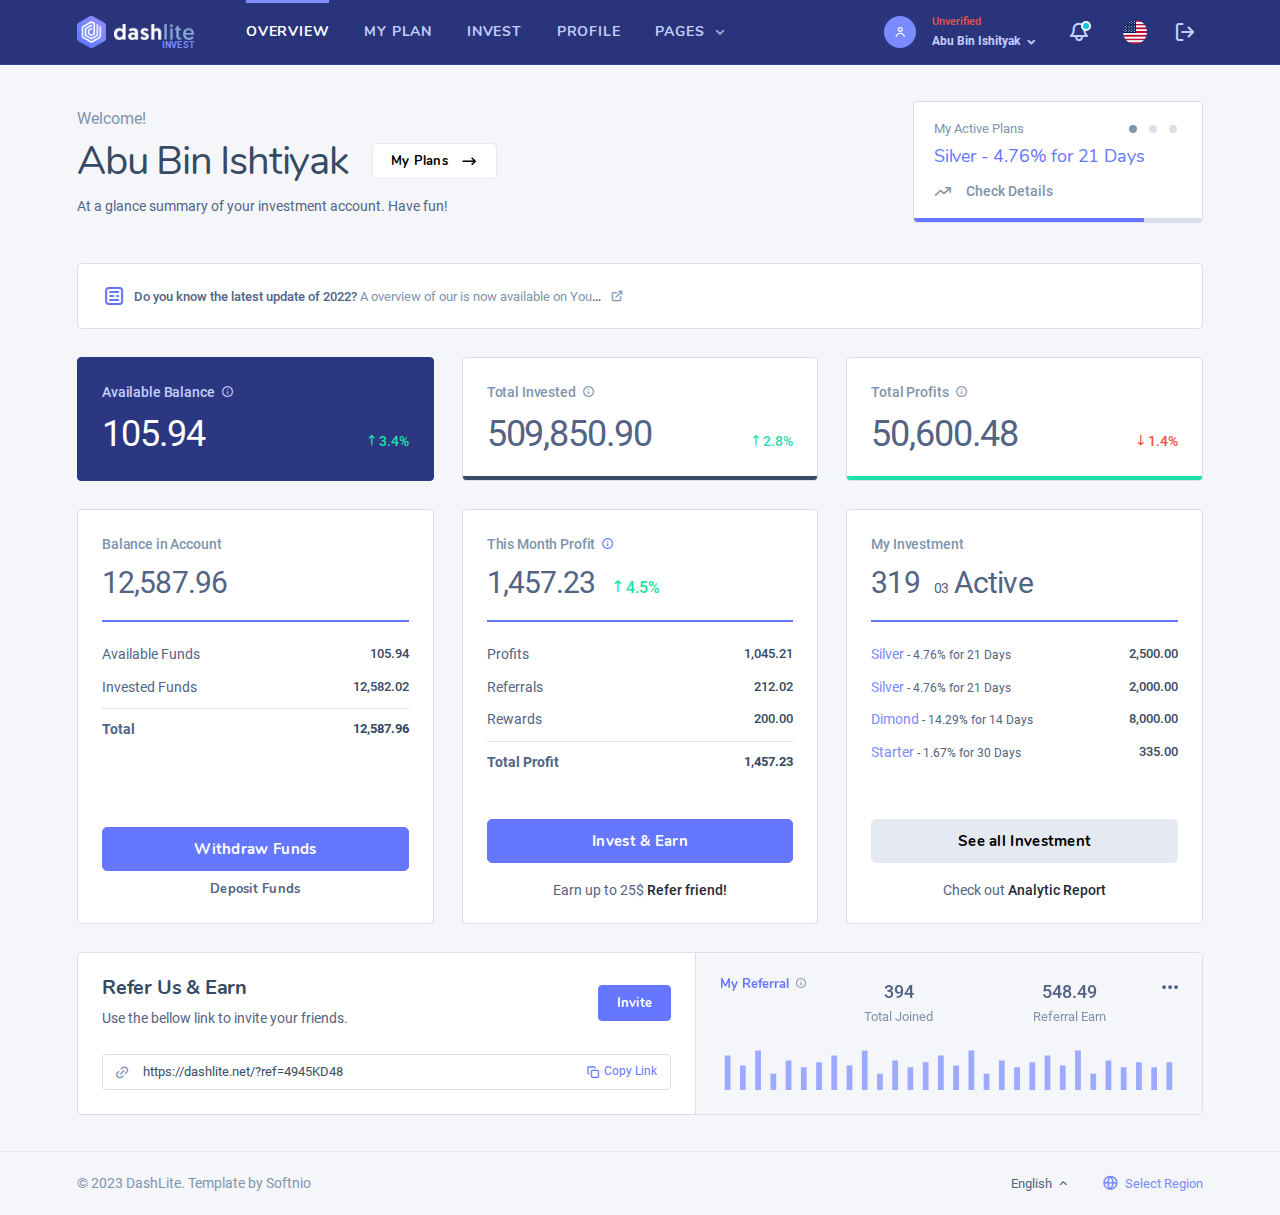
<file: html/invest/index.html>
<!DOCTYPE html>
<html lang="zxx" class="js">

<head>
    <base href="../../">
    <meta charset="utf-8">
    <meta name="author" content="Softnio">
    <meta name="viewport" content="width=device-width, initial-scale=1, shrink-to-fit=no">
    <meta name="description" content="A powerful and conceptual apps base dashboard template that especially build for developers and programmers.">
    <!-- Fav Icon  -->
    <link rel="shortcut icon" href="./images/favicon.png">
    <!-- Page Title  -->
    <title>Investment Dashboard | DashLite Admin Template</title>
    <!-- StyleSheets  -->
    <link rel="stylesheet" href="./assets/css/dashlite.css?ver=3.2.3">
    <link id="skin-default" rel="stylesheet" href="./assets/css/theme.css?ver=3.2.3">
</head>

<body class="nk-body npc-invest bg-lighter ">
    <div class="nk-app-root">
        <!-- wrap @s -->
        <div class="nk-wrap ">
            <!-- main header @s -->
            <div class="nk-header nk-header-fluid nk-header-fixed is-theme">
                <div class="container-xl wide-lg">
                    <div class="nk-header-wrap">
                        <div class="nk-menu-trigger me-sm-2 d-lg-none">
                            <a href="#" class="nk-nav-toggle nk-quick-nav-icon" data-target="headerNav"><em class="icon ni ni-menu"></em></a>
                        </div>
                        <div class="nk-header-brand">
                            <a href="html/index.html" class="logo-link">
                                <img class="logo-light logo-img" src="./images/logo.png" srcset="./images/logo2x.png 2x" alt="logo">
                                <img class="logo-dark logo-img" src="./images/logo-dark.png" srcset="./images/logo-dark2x.png 2x" alt="logo-dark">
                                <span class="nio-version">Invest</span>
                            </a>
                        </div><!-- .nk-header-brand -->
                        <div class="nk-header-menu" data-content="headerNav">
                            <div class="nk-header-mobile">
                                <div class="nk-header-brand">
                                    <a href="html/index.html" class="logo-link">
                                        <img class="logo-light logo-img" src="./images/logo.png" srcset="./images/logo2x.png 2x" alt="logo">
                                        <img class="logo-dark logo-img" src="./images/logo-dark.png" srcset="./images/logo-dark2x.png 2x" alt="logo-dark">
                                        <span class="nio-version">Invest</span>
                                    </a>
                                </div>
                                <div class="nk-menu-trigger me-n2">
                                    <a href="#" class="nk-nav-toggle nk-quick-nav-icon" data-target="headerNav"><em class="icon ni ni-arrow-left"></em></a>
                                </div>
                            </div>
                            <!-- Menu -->
                            <ul class="nk-menu nk-menu-main">
                                <li class="nk-menu-item">
                                    <a href="html/invest/index.html" class="nk-menu-link">
                                        <span class="nk-menu-text">Overview</span>
                                    </a>
                                </li>
                                <li class="nk-menu-item">
                                    <a href="html/invest/schemes.html" class="nk-menu-link">
                                        <span class="nk-menu-text">MY Plan</span>
                                    </a>
                                </li>
                                <li class="nk-menu-item">
                                    <a href="html/invest/invest.html" class="nk-menu-link">
                                        <span class="nk-menu-text">Invest</span>
                                    </a>
                                </li>
                                <li class="nk-menu-item">
                                    <a href="html/invest/profile.html" class="nk-menu-link">
                                        <span class="nk-menu-text">Profile</span>
                                    </a>
                                </li>
                                <li class="nk-menu-item active has-sub">
                                    <a href="#" class="nk-menu-link nk-menu-toggle">
                                        <span class="nk-menu-text">Pages</span>
                                    </a>
                                    <ul class="nk-menu-sub">
                                        <li class="nk-menu-item">
                                            <a href="html/invest/welcome.html" class="nk-menu-link">
                                                <span class="nk-menu-text">Welcome / Intro</span>
                                            </a>
                                        </li>
                                        <li class="nk-menu-item">
                                            <a href="html/invest/invest-form.html" class="nk-menu-link">
                                                <span class="nk-menu-text">Investment Process</span>
                                            </a>
                                        </li>
                                        <li class="nk-menu-item">
                                            <a href="html/invest/scheme-details.html" class="nk-menu-link">
                                                <span class="nk-menu-text">Investment Details</span>
                                            </a>
                                        </li>
                                        <li class="nk-menu-item">
                                            <a href="html/invest/kyc-application.html" class="nk-menu-link">
                                                <span class="nk-menu-text">KYC - Get Started</span>
                                            </a>
                                        </li>
                                        <li class="nk-menu-item">
                                            <a href="html/invest/kyc-form.html" class="nk-menu-link">
                                                <span class="nk-menu-text">KYC - Application Form</span>
                                            </a>
                                        </li>
                                        <li class="nk-menu-item">
                                            <a href="html/index.html" class="nk-menu-link">
                                                <span class="nk-menu-text">Main Dashboard <em class="icon ni ni-external"></em> </span>
                                            </a>
                                        </li>
                                        <li class="nk-menu-item">
                                            <a href="html/components.html" class="nk-menu-link">
                                                <span class="nk-menu-text">All Components <em class="icon ni ni-external"></em></span>
                                            </a>
                                        </li>
                                    </ul>
                                </li>
                            </ul>
                        </div><!-- .nk-header-menu -->
                        <div class="nk-header-tools">
                            <ul class="nk-quick-nav">
                                <li class="dropdown notification-dropdown">
                                    <a href="#" class="dropdown-toggle nk-quick-nav-icon" data-bs-toggle="dropdown">
                                        <div class="icon-status icon-status-info"><em class="icon ni ni-bell"></em></div>
                                    </a>
                                    <div class="dropdown-menu dropdown-menu-xl dropdown-menu-end dropdown-menu-s1">
                                        <div class="dropdown-head">
                                            <span class="sub-title nk-dropdown-title">Notifications</span>
                                            <a href="#">Mark All as Read</a>
                                        </div>
                                        <div class="dropdown-body">
                                            <div class="nk-notification">
                                                <div class="nk-notification-item dropdown-inner">
                                                    <div class="nk-notification-icon">
                                                        <em class="icon icon-circle bg-warning-dim ni ni-curve-down-right"></em>
                                                    </div>
                                                    <div class="nk-notification-content">
                                                        <div class="nk-notification-text">You have requested to <span>Widthdrawl</span></div>
                                                        <div class="nk-notification-time">2 hrs ago</div>
                                                    </div>
                                                </div>
                                                <div class="nk-notification-item dropdown-inner">
                                                    <div class="nk-notification-icon">
                                                        <em class="icon icon-circle bg-success-dim ni ni-curve-down-left"></em>
                                                    </div>
                                                    <div class="nk-notification-content">
                                                        <div class="nk-notification-text">Your <span>Deposit Order</span> is placed</div>
                                                        <div class="nk-notification-time">2 hrs ago</div>
                                                    </div>
                                                </div>
                                                <div class="nk-notification-item dropdown-inner">
                                                    <div class="nk-notification-icon">
                                                        <em class="icon icon-circle bg-warning-dim ni ni-curve-down-right"></em>
                                                    </div>
                                                    <div class="nk-notification-content">
                                                        <div class="nk-notification-text">You have requested to <span>Widthdrawl</span></div>
                                                        <div class="nk-notification-time">2 hrs ago</div>
                                                    </div>
                                                </div>
                                                <div class="nk-notification-item dropdown-inner">
                                                    <div class="nk-notification-icon">
                                                        <em class="icon icon-circle bg-success-dim ni ni-curve-down-left"></em>
                                                    </div>
                                                    <div class="nk-notification-content">
                                                        <div class="nk-notification-text">Your <span>Deposit Order</span> is placed</div>
                                                        <div class="nk-notification-time">2 hrs ago</div>
                                                    </div>
                                                </div>
                                                <div class="nk-notification-item dropdown-inner">
                                                    <div class="nk-notification-icon">
                                                        <em class="icon icon-circle bg-warning-dim ni ni-curve-down-right"></em>
                                                    </div>
                                                    <div class="nk-notification-content">
                                                        <div class="nk-notification-text">You have requested to <span>Widthdrawl</span></div>
                                                        <div class="nk-notification-time">2 hrs ago</div>
                                                    </div>
                                                </div>
                                                <div class="nk-notification-item dropdown-inner">
                                                    <div class="nk-notification-icon">
                                                        <em class="icon icon-circle bg-success-dim ni ni-curve-down-left"></em>
                                                    </div>
                                                    <div class="nk-notification-content">
                                                        <div class="nk-notification-text">Your <span>Deposit Order</span> is placed</div>
                                                        <div class="nk-notification-time">2 hrs ago</div>
                                                    </div>
                                                </div>
                                            </div><!-- .nk-notification -->
                                        </div><!-- .nk-dropdown-body -->
                                        <div class="dropdown-foot center">
                                            <a href="#">View All</a>
                                        </div>
                                    </div>
                                </li><!-- .dropdown -->
                                <li class="dropdown language-dropdown d-none d-sm-flex me-n1">
                                    <a href="#" class="dropdown-toggle nk-quick-nav-icon" data-bs-toggle="dropdown">
                                        <div class="quick-icon">
                                            <img class="icon" src="./images/flags/english-sq.png" alt="">
                                        </div>
                                    </a>
                                    <div class="dropdown-menu dropdown-menu-end dropdown-menu-s1">
                                        <ul class="language-list">
                                            <li>
                                                <a href="#" class="language-item">
                                                    <img src="./images/flags/english.png" alt="" class="language-flag">
                                                    <span class="language-name">English</span>
                                                </a>
                                            </li>
                                            <li>
                                                <a href="#" class="language-item">
                                                    <img src="./images/flags/spanish.png" alt="" class="language-flag">
                                                    <span class="language-name">Español</span>
                                                </a>
                                            </li>
                                            <li>
                                                <a href="#" class="language-item">
                                                    <img src="./images/flags/french.png" alt="" class="language-flag">
                                                    <span class="language-name">Français</span>
                                                </a>
                                            </li>
                                            <li>
                                                <a href="#" class="language-item">
                                                    <img src="./images/flags/turkey.png" alt="" class="language-flag">
                                                    <span class="language-name">Türkçe</span>
                                                </a>
                                            </li>
                                        </ul>
                                    </div>
                                </li><!-- .dropdown -->
                                <li class="hide-mb-sm"><a href="#" class="nk-quick-nav-icon"><em class="icon ni ni-signout"></em></a></li>
                                <li class="dropdown user-dropdown order-sm-first">
                                    <a href="#" class="dropdown-toggle" data-bs-toggle="dropdown">
                                        <div class="user-toggle">
                                            <div class="user-avatar sm">
                                                <em class="icon ni ni-user-alt"></em>
                                            </div>
                                            <div class="user-info d-none d-xl-block">
                                                <div class="user-status user-status-unverified">Unverified</div>
                                                <div class="user-name dropdown-indicator">Abu Bin Ishityak</div>
                                            </div>
                                        </div>
                                    </a>
                                    <div class="dropdown-menu dropdown-menu-md dropdown-menu-end dropdown-menu-s1 is-light">
                                        <div class="dropdown-inner user-card-wrap bg-lighter d-none d-md-block">
                                            <div class="user-card">
                                                <div class="user-avatar">
                                                    <span>AB</span>
                                                </div>
                                                <div class="user-info">
                                                    <span class="lead-text">Abu Bin Ishtiyak</span>
                                                    <span class="sub-text">info@softnio.com</span>
                                                </div>
                                                <div class="user-action">
                                                    <a class="btn btn-icon me-n2" href="html/invest/profile-setting.html"><em class="icon ni ni-setting"></em></a>
                                                </div>
                                            </div>
                                        </div>
                                        <div class="dropdown-inner user-account-info">
                                            <h6 class="overline-title-alt">Account Balance</h6>
                                            <div class="user-balance">1,494.23 <small class="currency currency-usd">USD</small></div>
                                            <div class="user-balance-sub">Locked <span>15,495.39 <span class="currency currency-usd">USD</span></span></div>
                                            <a href="#" class="link"><span>Withdraw Balance</span> <em class="icon ni ni-wallet-out"></em></a>
                                        </div>
                                        <div class="dropdown-inner">
                                            <ul class="link-list">
                                                <li><a href="html/invest/profile.html"><em class="icon ni ni-user-alt"></em><span>View Profile</span></a></li>
                                                <li><a href="html/invest/profile-setting.html"><em class="icon ni ni-setting-alt"></em><span>Account Setting</span></a></li>
                                                <li><a href="html/invest/profile-activity.html"><em class="icon ni ni-activity-alt"></em><span>Login Activity</span></a></li>
                                                <li><a class="dark-switch" href="#"><em class="icon ni ni-moon"></em><span>Dark Mode</span></a></li>
                                            </ul>
                                        </div>
                                        <div class="dropdown-inner">
                                            <ul class="link-list">
                                                <li><a href="#"><em class="icon ni ni-signout"></em><span>Sign out</span></a></li>
                                            </ul>
                                        </div>
                                    </div>
                                </li><!-- .dropdown -->
                            </ul><!-- .nk-quick-nav -->
                        </div><!-- .nk-header-tools -->
                    </div><!-- .nk-header-wrap -->
                </div><!-- .container-fliud -->
            </div>
            <!-- main header @e -->
            <!-- content @s -->
            <div class="nk-content nk-content-lg nk-content-fluid">
                <div class="container-xl wide-lg">
                    <div class="nk-content-inner">
                        <div class="nk-content-body">
                            <div class="nk-block-head">
                                <div class="nk-block-between-md g-3">
                                    <div class="nk-block-head-content">
                                        <div class="nk-block-head-sub"><span>Welcome!</span></div>
                                        <div class="align-center flex-wrap pb-2 gx-4 gy-3">
                                            <div>
                                                <h2 class="nk-block-title fw-normal">Abu Bin Ishtiyak</h2>
                                            </div>
                                            <div><a href="html/invest/schemes.html" class="btn btn-white btn-light">My Plans <em class="icon ni ni-arrow-long-right ms-2"></em></a></div>
                                        </div>
                                        <div class="nk-block-des">
                                            <p>At a glance summary of your investment account. Have fun!</p>
                                        </div>
                                    </div><!-- .nk-block-head-content -->
                                    <div class="nk-block-head-content d-none d-md-block">
                                        <div class="nk-slider nk-slider-s1">
                                            <div class="slider-init" data-slick='{"dots": true, "arrows": false, "fade": true}'>
                                                <div class="slider-item">
                                                    <div class="nk-iv-wg1">
                                                        <div class="nk-iv-wg1-sub sub-text">My Active Plans</div>
                                                        <h6 class="nk-iv-wg1-info title">Silver - 4.76% for 21 Days</h6>
                                                        <a href="#" class="nk-iv-wg1-link link link-light"><em class="icon ni ni-trend-up"></em> <span>Check Details</span></a>
                                                        <div class="nk-iv-wg1-progress">
                                                            <div class="progress-bar bg-primary" data-progress="80"></div>
                                                        </div>
                                                    </div>
                                                </div><!-- .slider-item -->
                                                <div class="slider-item">
                                                    <div class="nk-iv-wg1">
                                                        <div class="nk-iv-wg1-sub sub-text">My Active Plans</div>
                                                        <h6 class="nk-iv-wg1-info title">Silver - 4.76% for 21 Days</h6>
                                                        <a href="#" class="nk-iv-wg1-link link link-light"><em class="icon ni ni-trend-up"></em> <span>Check Details</span></a>
                                                        <div class="nk-iv-wg1-progress">
                                                            <div class="progress-bar bg-primary" data-progress="80"></div>
                                                        </div>
                                                    </div>
                                                </div><!-- .slider-item -->
                                                <div class="slider-item">
                                                    <div class="nk-iv-wg1">
                                                        <div class="nk-iv-wg1-sub sub-text">My Active Plans</div>
                                                        <h6 class="nk-iv-wg1-info title">Silver - 4.76% for 21 Days</h6>
                                                        <a href="#" class="nk-iv-wg1-link link link-light"><em class="icon ni ni-trend-up"></em> <span>Check Details</span></a>
                                                        <div class="nk-iv-wg1-progress">
                                                            <div class="progress-bar bg-primary" data-progress="80"></div>
                                                        </div>
                                                    </div>
                                                </div><!-- .slider-item -->
                                            </div>
                                            <div class="slider-dots"></div>
                                        </div><!-- .nk-slider -->
                                    </div><!-- .nk-block-head-content -->
                                </div><!-- .nk-block-between -->
                            </div><!-- .nk-block-head -->
                            <div class="nk-block">
                                <div class="nk-news card card-bordered">
                                    <div class="card-inner">
                                        <div class="nk-news-list">
                                            <a class="nk-news-item" href="#">
                                                <div class="nk-news-icon">
                                                    <em class="icon ni ni-card-view"></em>
                                                </div>
                                                <div class="nk-news-text">
                                                    <p>Do you know the latest update of 2022? <span> A overview of our is now available on YouTube</span></p>
                                                    <em class="icon ni ni-external"></em>
                                                </div>
                                            </a>
                                        </div>
                                    </div>
                                </div><!-- .card -->
                            </div><!-- .nk-block -->
                            <div class="nk-block">
                                <div class="row gy-gs">
                                    <div class="col-md-6 col-lg-4">
                                        <div class="nk-wg-card is-dark card card-bordered">
                                            <div class="card-inner">
                                                <div class="nk-iv-wg2">
                                                    <div class="nk-iv-wg2-title">
                                                        <h6 class="title">Available Balance <em class="icon ni ni-info"></em></h6>
                                                    </div>
                                                    <div class="nk-iv-wg2-text">
                                                        <div class="nk-iv-wg2-amount"> 105.94 <span class="change up"><span class="sign"></span>3.4%</span>
                                                        </div>
                                                    </div>
                                                </div>
                                            </div>
                                        </div><!-- .card -->
                                    </div><!-- .col -->
                                    <div class="col-md-6 col-lg-4">
                                        <div class="nk-wg-card is-s1 card card-bordered">
                                            <div class="card-inner">
                                                <div class="nk-iv-wg2">
                                                    <div class="nk-iv-wg2-title">
                                                        <h6 class="title">Total Invested <em class="icon ni ni-info"></em></h6>
                                                    </div>
                                                    <div class="nk-iv-wg2-text">
                                                        <div class="nk-iv-wg2-amount"> 509,850.90 <span class="change up"><span class="sign"></span>2.8%</span>
                                                        </div>
                                                    </div>
                                                </div>
                                            </div>
                                        </div><!-- .card -->
                                    </div><!-- .col -->
                                    <div class="col-md-12 col-lg-4">
                                        <div class="nk-wg-card is-s3 card card-bordered">
                                            <div class="card-inner">
                                                <div class="nk-iv-wg2">
                                                    <div class="nk-iv-wg2-title">
                                                        <h6 class="title">Total Profits <em class="icon ni ni-info"></em></h6>
                                                    </div>
                                                    <div class="nk-iv-wg2-text">
                                                        <div class="nk-iv-wg2-amount"> 50,600.48 <span class="change down"><span class="sign"></span>1.4%</span>
                                                        </div>
                                                    </div>
                                                </div>
                                            </div>
                                        </div><!-- .card -->
                                    </div><!-- .col -->
                                </div><!-- .row -->
                            </div><!-- .nk-block -->
                            <div class="nk-block">
                                <div class="row gy-gs">
                                    <div class="col-md-6 col-lg-4">
                                        <div class="nk-wg-card card card-bordered h-100">
                                            <div class="card-inner h-100">
                                                <div class="nk-iv-wg2">
                                                    <div class="nk-iv-wg2-title">
                                                        <h6 class="title">Balance in Account</h6>
                                                    </div>
                                                    <div class="nk-iv-wg2-text">
                                                        <div class="nk-iv-wg2-amount ui-v2">12,587.96</div>
                                                        <ul class="nk-iv-wg2-list">
                                                            <li>
                                                                <span class="item-label">Available Funds</span>
                                                                <span class="item-value">105.94</span>
                                                            </li>
                                                            <li>
                                                                <span class="item-label">Invested Funds</span>
                                                                <span class="item-value">12,582.02</span>
                                                            </li>
                                                            <li class="total">
                                                                <span class="item-label">Total</span>
                                                                <span class="item-value">12,587.96</span>
                                                            </li>
                                                        </ul>
                                                    </div>
                                                    <div class="nk-iv-wg2-cta">
                                                        <a href="#" class="btn btn-primary btn-lg btn-block">Withdraw Funds</a>
                                                        <a href="#" class="btn btn-trans btn-block">Deposit Funds</a>
                                                    </div>
                                                </div>
                                            </div>
                                        </div><!-- .card -->
                                    </div><!-- .col -->
                                    <div class="col-md-6 col-lg-4">
                                        <div class="nk-wg-card card card-bordered h-100">
                                            <div class="card-inner h-100">
                                                <div class="nk-iv-wg2">
                                                    <div class="nk-iv-wg2-title">
                                                        <h6 class="title">This Month Profit <em class="icon ni ni-info text-primary"></em></h6>
                                                    </div>
                                                    <div class="nk-iv-wg2-text">
                                                        <div class="nk-iv-wg2-amount ui-v2">1,457.23 <span class="change up"><span class="sign"></span>4.5%</span></div>
                                                        <ul class="nk-iv-wg2-list">
                                                            <li>
                                                                <span class="item-label">Profits</span>
                                                                <span class="item-value">1,045.21</span>
                                                            </li>
                                                            <li>
                                                                <span class="item-label">Referrals</span>
                                                                <span class="item-value">212.02</span>
                                                            </li>
                                                            <li>
                                                                <span class="item-label">Rewards</span>
                                                                <span class="item-value">200.00</span>
                                                            </li>
                                                            <li class="total">
                                                                <span class="item-label">Total Profit</span>
                                                                <span class="item-value">1,457.23</span>
                                                            </li>
                                                        </ul>
                                                    </div>
                                                    <div class="nk-iv-wg2-cta">
                                                        <a href="#" class="btn btn-primary btn-lg btn-block">Invest & Earn</a>
                                                        <div class="cta-extra">Earn up to 25$ <a href="#" class="link link-dark">Refer friend!</a></div>
                                                    </div>
                                                </div>
                                            </div>
                                        </div><!-- .card -->
                                    </div><!-- .col -->
                                    <div class="col-md-12 col-lg-4">
                                        <div class="nk-wg-card card card-bordered h-100">
                                            <div class="card-inner h-100">
                                                <div class="nk-iv-wg2">
                                                    <div class="nk-iv-wg2-title">
                                                        <h6 class="title">My Investment</h6>
                                                    </div>
                                                    <div class="nk-iv-wg2-text">
                                                        <div class="nk-iv-wg2-amount ui-v2">319 <span class="sub">03</span> Active</div>
                                                        <ul class="nk-iv-wg2-list">
                                                            <li>
                                                                <span class="item-label"><a href="#">Silver</a> <small>- 4.76% for 21 Days</small></span>
                                                                <span class="item-value">2,500.00</span>
                                                            </li>
                                                            <li>
                                                                <span class="item-label"><a href="#">Silver</a> <small>- 4.76% for 21 Days</small></span>
                                                                <span class="item-value">2,000.00</span>
                                                            </li>
                                                            <li>
                                                                <span class="item-label"><a href="#">Dimond</a> <small>- 14.29% for 14 Days</small></span>
                                                                <span class="item-value">8,000.00</span>
                                                            </li>
                                                            <li>
                                                                <span class="item-label"><a href="#">Starter</a> <small>- 1.67% for 30 Days</small></span>
                                                                <span class="item-value">335.00</span>
                                                            </li>
                                                        </ul>
                                                    </div>
                                                    <div class="nk-iv-wg2-cta">
                                                        <a href="#" class="btn btn-light btn-lg btn-block">See all Investment</a>
                                                        <div class="cta-extra">Check out <a href="#" class="link link-dark">Analytic Report</a></div>
                                                    </div>
                                                </div>
                                            </div>
                                        </div><!-- .card -->
                                    </div><!-- .col -->
                                </div><!-- .row -->
                            </div><!-- .nk-block -->
                            <div class="nk-block">
                                <div class="card card-bordered">
                                    <div class="nk-refwg">
                                        <div class="nk-refwg-invite card-inner">
                                            <div class="nk-refwg-head g-3">
                                                <div class="nk-refwg-title">
                                                    <h5 class="title">Refer Us & Earn</h5>
                                                    <div class="title-sub">Use the bellow link to invite your friends.</div>
                                                </div>
                                                <div class="nk-refwg-action">
                                                    <a href="#" class="btn btn-primary">Invite</a>
                                                </div>
                                            </div>
                                            <div class="nk-refwg-url">
                                                <div class="form-control-wrap">
                                                    <div class="form-clip clipboard-init" data-clipboard-target="#refUrl" data-success="Copied" data-text="Copy Link"><em class="clipboard-icon icon ni ni-copy"></em> <span class="clipboard-text">Copy Link</span></div>
                                                    <div class="form-icon">
                                                        <em class="icon ni ni-link-alt"></em>
                                                    </div>
                                                    <input type="text" class="form-control copy-text" id="refUrl" value="https://dashlite.net/?ref=4945KD48">
                                                </div>
                                            </div>
                                        </div>
                                        <div class="nk-refwg-stats card-inner bg-lighter">
                                            <div class="nk-refwg-group g-3">
                                                <div class="nk-refwg-name">
                                                    <h6 class="title">My Referral <em class="icon ni ni-info" data-bs-toggle="tooltip" data-bs-placement="right" title="Referral Informations"></em></h6>
                                                </div>
                                                <div class="nk-refwg-info g-3">
                                                    <div class="nk-refwg-sub">
                                                        <div class="title">394</div>
                                                        <div class="sub-text">Total Joined</div>
                                                    </div>
                                                    <div class="nk-refwg-sub">
                                                        <div class="title">548.49</div>
                                                        <div class="sub-text">Referral Earn</div>
                                                    </div>
                                                </div>
                                                <div class="nk-refwg-more dropdown mt-n1 me-n1">
                                                    <a href="#" class="btn btn-icon btn-trigger" data-bs-toggle="dropdown"><em class="icon ni ni-more-h"></em></a>
                                                    <div class="dropdown-menu dropdown-menu-xs dropdown-menu-end">
                                                        <ul class="link-list-plain sm">
                                                            <li><a href="#">7 days</a></li>
                                                            <li><a href="#">15 Days</a></li>
                                                            <li><a href="#">30 Days</a></li>
                                                        </ul>
                                                    </div>
                                                </div>
                                            </div>
                                            <div class="nk-refwg-ck">
                                                <canvas class="chart-refer-stats" id="refBarChart"></canvas>
                                            </div>
                                        </div>
                                    </div>
                                </div><!-- .card -->
                            </div><!-- .nk-block -->
                        </div>
                    </div>
                </div>
            </div>
            <!-- content @e -->
            <!-- footer @s -->
            <div class="nk-footer nk-footer-fluid bg-lighter">
                <div class="container-xl wide-lg">
                    <div class="nk-footer-wrap">
                        <div class="nk-footer-copyright"> &copy; 2023 DashLite. Template by <a href="https://softnio.com" target="_blank">Softnio</a>
                        </div>
                        <div class="nk-footer-links">
                            <ul class="nav nav-sm">
                                <li class="nav-item dropup">
                                    <a href="#" class="dropdown-toggle dropdown-indicator has-indicator nav-link text-base" data-bs-toggle="dropdown" data-offset="0,10"><span>English</span></a>
                                    <div class="dropdown-menu dropdown-menu-sm dropdown-menu-end">
                                        <ul class="language-list">
                                            <li>
                                                <a href="#" class="language-item">
                                                    <span class="language-name">English</span>
                                                </a>
                                            </li>
                                            <li>
                                                <a href="#" class="language-item">
                                                    <span class="language-name">Español</span>
                                                </a>
                                            </li>
                                            <li>
                                                <a href="#" class="language-item">
                                                    <span class="language-name">Français</span>
                                                </a>
                                            </li>
                                            <li>
                                                <a href="#" class="language-item">
                                                    <span class="language-name">Türkçe</span>
                                                </a>
                                            </li>
                                        </ul>
                                    </div>
                                </li>
                                <li class="nav-item">
                                    <a data-bs-toggle="modal" href="#region" class="nav-link"><em class="icon ni ni-globe"></em><span class="ms-1">Select Region</span></a>
                                </li>
                            </ul>
                        </div>
                    </div>
                </div>
            </div>
            <!-- footer @e -->
        </div>
        <!-- wrap @e -->
    </div>
    <!-- app-root @e -->
    <!-- select region modal -->
    <div class="modal fade" tabindex="-1" role="dialog" id="region">
        <div class="modal-dialog modal-lg" role="document">
            <div class="modal-content">
                <a href="#" class="close" data-bs-dismiss="modal"><em class="icon ni ni-cross-sm"></em></a>
                <div class="modal-body modal-body-md">
                    <h5 class="title mb-4">Select Your Country</h5>
                    <div class="nk-country-region">
                        <ul class="country-list text-center gy-2">
                            <li>
                                <a href="#" class="country-item">
                                    <img src="./images/flags/arg.png" alt="" class="country-flag">
                                    <span class="country-name">Argentina</span>
                                </a>
                            </li>
                            <li>
                                <a href="#" class="country-item">
                                    <img src="./images/flags/aus.png" alt="" class="country-flag">
                                    <span class="country-name">Australia</span>
                                </a>
                            </li>
                            <li>
                                <a href="#" class="country-item">
                                    <img src="./images/flags/bangladesh.png" alt="" class="country-flag">
                                    <span class="country-name">Bangladesh</span>
                                </a>
                            </li>
                            <li>
                                <a href="#" class="country-item">
                                    <img src="./images/flags/canada.png" alt="" class="country-flag">
                                    <span class="country-name">Canada <small>(English)</small></span>
                                </a>
                            </li>
                            <li>
                                <a href="#" class="country-item">
                                    <img src="./images/flags/china.png" alt="" class="country-flag">
                                    <span class="country-name">Centrafricaine</span>
                                </a>
                            </li>
                            <li>
                                <a href="#" class="country-item">
                                    <img src="./images/flags/china.png" alt="" class="country-flag">
                                    <span class="country-name">China</span>
                                </a>
                            </li>
                            <li>
                                <a href="#" class="country-item">
                                    <img src="./images/flags/french.png" alt="" class="country-flag">
                                    <span class="country-name">France</span>
                                </a>
                            </li>
                            <li>
                                <a href="#" class="country-item">
                                    <img src="./images/flags/germany.png" alt="" class="country-flag">
                                    <span class="country-name">Germany</span>
                                </a>
                            </li>
                            <li>
                                <a href="#" class="country-item">
                                    <img src="./images/flags/iran.png" alt="" class="country-flag">
                                    <span class="country-name">Iran</span>
                                </a>
                            </li>
                            <li>
                                <a href="#" class="country-item">
                                    <img src="./images/flags/italy.png" alt="" class="country-flag">
                                    <span class="country-name">Italy</span>
                                </a>
                            </li>
                            <li>
                                <a href="#" class="country-item">
                                    <img src="./images/flags/mexico.png" alt="" class="country-flag">
                                    <span class="country-name">México</span>
                                </a>
                            </li>
                            <li>
                                <a href="#" class="country-item">
                                    <img src="./images/flags/philipine.png" alt="" class="country-flag">
                                    <span class="country-name">Philippines</span>
                                </a>
                            </li>
                            <li>
                                <a href="#" class="country-item">
                                    <img src="./images/flags/portugal.png" alt="" class="country-flag">
                                    <span class="country-name">Portugal</span>
                                </a>
                            </li>
                            <li>
                                <a href="#" class="country-item">
                                    <img src="./images/flags/s-africa.png" alt="" class="country-flag">
                                    <span class="country-name">South Africa</span>
                                </a>
                            </li>
                            <li>
                                <a href="#" class="country-item">
                                    <img src="./images/flags/spanish.png" alt="" class="country-flag">
                                    <span class="country-name">Spain</span>
                                </a>
                            </li>
                            <li>
                                <a href="#" class="country-item">
                                    <img src="./images/flags/switzerland.png" alt="" class="country-flag">
                                    <span class="country-name">Switzerland</span>
                                </a>
                            </li>
                            <li>
                                <a href="#" class="country-item">
                                    <img src="./images/flags/uk.png" alt="" class="country-flag">
                                    <span class="country-name">United Kingdom</span>
                                </a>
                            </li>
                            <li>
                                <a href="#" class="country-item">
                                    <img src="./images/flags/english.png" alt="" class="country-flag">
                                    <span class="country-name">United State</span>
                                </a>
                            </li>
                        </ul>
                    </div>
                </div>
            </div><!-- .modal-content -->
        </div><!-- .modla-dialog -->
    </div><!-- .modal -->
    <!-- JavaScript -->
    <script src="./assets/js/bundle.js?ver=3.2.3"></script>
    <script src="./assets/js/scripts.js?ver=3.2.3"></script>
    <script src="./assets/js/charts/chart-invest.js?ver=3.2.3"></script>
</body>

</html>
</file>
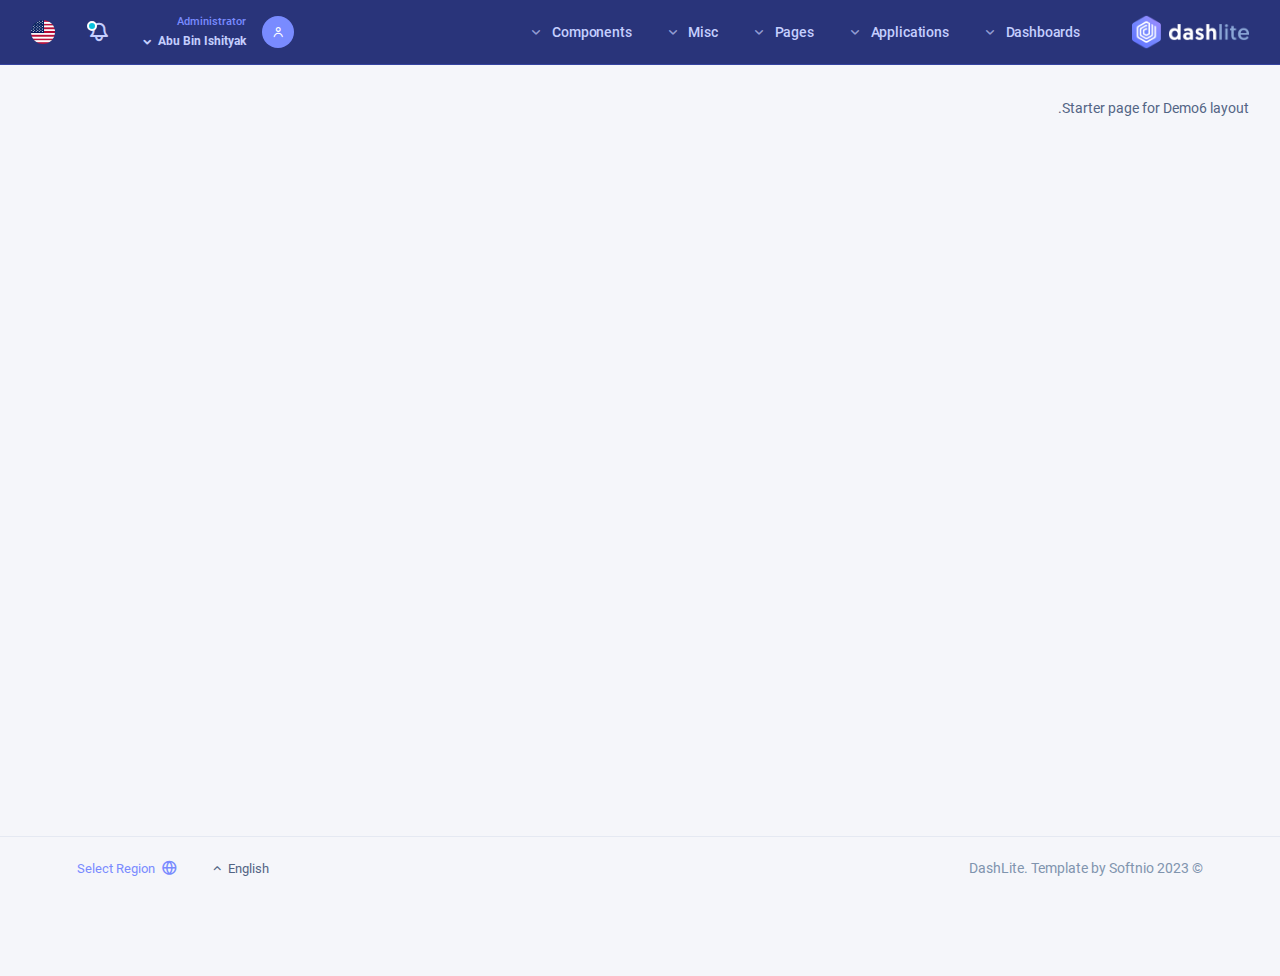
<file: html/_blank-rtl.html>
<!DOCTYPE html>
<html lang="zxx" class="js">

<head>
    <base href="../">
    <meta charset="utf-8">
    <meta name="author" content="Softnio">
    <meta name="viewport" content="width=device-width, initial-scale=1, shrink-to-fit=no">
    <meta name="description" content="A powerful and conceptual apps base dashboard template that especially build for developers and programmers.">
    <!-- Fav Icon  -->
    <link rel="shortcut icon" href="./images/favicon.png">
    <!-- Page Title  -->
    <title>Blank RTL - Layout | DashLite Admin Template</title>
    <!-- StyleSheets  -->
    <link rel="stylesheet" href="./assets/css/dashlite.rtl.css?ver=3.2.3">
    <link id="skin-default" rel="stylesheet" href="./assets/css/theme.css?ver=3.2.3">
</head>

<body dir="rtl" class="nk-body npc-invest bg-lighter has-rtl">
    <div class="nk-app-root">
        <!-- wrap @s -->
        <div class="nk-wrap ">
            <!-- main header @s -->
            <div class="nk-header nk-header-fluid is-theme">
                <div class="container-xl wide-xl">
                    <div class="nk-header-wrap">
                        <div class="nk-menu-trigger me-sm-2 d-lg-none">
                            <a href="#" class="nk-nav-toggle nk-quick-nav-icon" data-target="headerNav"><em class="icon ni ni-menu"></em></a>
                        </div>
                        <div class="nk-header-brand">
                            <a href="html/index.html" class="logo-link">
                                <img class="logo-light logo-img" src="./images/logo.png" srcset="./images/logo2x.png 2x" alt="logo">
                                <img class="logo-dark logo-img" src="./images/logo-dark.png" srcset="./images/logo-dark2x.png 2x" alt="logo-dark">
                            </a>
                        </div><!-- .nk-header-brand -->
                        <div class="nk-header-menu" data-content="headerNav">
                            <div class="nk-header-mobile">
                                <div class="nk-header-brand">
                                    <a href="html/index.html" class="logo-link">
                                        <img class="logo-light logo-img" src="./images/logo.png" srcset="./images/logo2x.png 2x" alt="logo">
                                        <img class="logo-dark logo-img" src="./images/logo-dark.png" srcset="./images/logo-dark2x.png 2x" alt="logo-dark">
                                    </a>
                                </div>
                                <div class="nk-menu-trigger me-n2">
                                    <a href="#" class="nk-nav-toggle nk-quick-nav-icon" data-target="headerNav"><em class="icon ni ni-arrow-left"></em></a>
                                </div>
                            </div>
                            <ul class="nk-menu nk-menu-main ui-s2">
                                <li class="nk-menu-item has-sub">
                                    <a href="#" class="nk-menu-link nk-menu-toggle">
                                        <span class="nk-menu-text">Dashboards</span>
                                    </a>
                                    <ul class="nk-menu-sub">
                                        <li class="nk-menu-item">
                                            <a href="html/index.html" class="nk-menu-link">
                                                <span class="nk-menu-text">Default Dashboard</span>
                                            </a>
                                        </li><!-- .nk-menu-item -->
                                        <li class="nk-menu-item">
                                            <a href="html/index-sales.html" class="nk-menu-link">
                                                <span class="nk-menu-text">Sales Dashboard</span>
                                            </a>
                                        </li><!-- .nk-menu-item -->
                                        <li class="nk-menu-item">
                                            <a href="html/index-crypto.html" class="nk-menu-link">
                                                <span class="nk-menu-text">Crypto Dashboard</span>
                                            </a>
                                        </li><!-- .nk-menu-item -->
                                        <li class="nk-menu-item">
                                            <a href="html/index-analytics.html" class="nk-menu-link">
                                                <span class="nk-menu-text">Analytics Dashboard</span>
                                            </a>
                                        </li><!-- .nk-menu-item -->
                                        <li class="nk-menu-heading">
                                            <h6 class="overline-title text-primary">Use-Case Concept</h6>
                                        </li><!-- .nk-menu-item -->
                                        <li class="nk-menu-item">
                                            <a href="html/invest/index.html" class="nk-menu-link" target="_blank">
                                                <span class="nk-menu-text">Investment Panel</span>
                                                <span class="nk-menu-badge">HOT</span>
                                            </a>
                                        </li><!-- .nk-menu-item -->
                                    </ul><!-- .nk-menu-sub -->
                                </li><!-- .nk-menu-item -->
                                <li class="nk-menu-item has-sub">
                                    <a href="#" class="nk-menu-link nk-menu-toggle">
                                        <span class="nk-menu-text">Applications</span>
                                    </a>
                                    <ul class="nk-menu-sub">
                                        <li class="nk-menu-item">
                                            <a href="html/apps-messages.html" class="nk-menu-link"><span class="nk-menu-text">Messages</span></a>
                                        </li>
                                        <li class="nk-menu-item">
                                            <a href="html/apps-inbox.html" class="nk-menu-link"><span class="nk-menu-text">Inbox / Mail</span></a>
                                        </li>
                                        <li class="nk-menu-item">
                                            <a href="html/apps-file-manager.html" class="nk-menu-link"><span class="nk-menu-text">File Manager</span></a>
                                        </li>
                                        <li class="nk-menu-item">
                                            <a href="html/apps-chats.html" class="nk-menu-link"><span class="nk-menu-text">Chats / Messenger</span></a>
                                        </li>
                                        <li class="nk-menu-item">
                                            <a href="html/apps-calendar.html" class="nk-menu-link"><span class="nk-menu-text">Calendar</span></a>
                                        </li>
                                        <li class="nk-menu-item">
                                            <a href="html/apps-kanban.html" class="nk-menu-link"><span class="nk-menu-text">Kanban Board</span></a>
                                        </li>
                                    </ul><!-- .nk-menu-sub -->
                                </li><!-- .nk-menu-item -->
                                <li class="nk-menu-item has-sub">
                                    <a href="#" class="nk-menu-link nk-menu-toggle">
                                        <span class="nk-menu-text">Pages</span>
                                    </a>
                                    <ul class="nk-menu-sub">
                                        <li class="nk-menu-item has-sub">
                                            <a href="#" class="nk-menu-link nk-menu-toggle">
                                                <span class="nk-menu-text">Projects</span>
                                            </a>
                                            <ul class="nk-menu-sub">
                                                <li class="nk-menu-item">
                                                    <a href="html/project-card.html" class="nk-menu-link"><span class="nk-menu-text">Project Cards</span></a>
                                                </li>
                                                <li class="nk-menu-item">
                                                    <a href="html/project-list.html" class="nk-menu-link"><span class="nk-menu-text">Project List</span></a>
                                                </li>
                                            </ul><!-- .nk-menu-sub -->
                                        </li><!-- .nk-menu-item -->
                                        <li class="nk-menu-item has-sub">
                                            <a href="#" class="nk-menu-link nk-menu-toggle">
                                                <span class="nk-menu-text">User Manage</span>
                                            </a>
                                            <ul class="nk-menu-sub">
                                                <li class="nk-menu-item">
                                                    <a href="html/user-list-regular.html" class="nk-menu-link"><span class="nk-menu-text">User List - Regular</span></a>
                                                </li>
                                                <li class="nk-menu-item">
                                                    <a href="html/user-list-compact.html" class="nk-menu-link"><span class="nk-menu-text">User List - Compact</span></a>
                                                </li>
                                                <li class="nk-menu-item">
                                                    <a href="html/user-details-regular.html" class="nk-menu-link"><span class="nk-menu-text">User Details - Regular</span></a>
                                                </li>
                                                <li class="nk-menu-item">
                                                    <a href="html/user-profile-regular.html" class="nk-menu-link"><span class="nk-menu-text">User Profile - Regular</span></a>
                                                </li>
                                                <li class="nk-menu-item">
                                                    <a href="html/user-card.html" class="nk-menu-link"><span class="nk-menu-text">User Contact - Card</span> </a>
                                                </li>
                                            </ul><!-- .nk-menu-sub -->
                                        </li><!-- .nk-menu-item -->
                                        <li class="nk-menu-item has-sub">
                                            <a href="#" class="nk-menu-link nk-menu-toggle">
                                                <span class="nk-menu-icon"><em class="icon ni ni-user-list"></em></span>
                                                <span class="nk-menu-text">Customers</span>
                                            </a>
                                            <ul class="nk-menu-sub">
                                                <li class="nk-menu-item">
                                                    <a href="html/customer-list.html" class="nk-menu-link"><span class="nk-menu-text">Customer List</span></a>
                                                </li>
                                                <li class="nk-menu-item">
                                                    <a href="html/customer-details.html" class="nk-menu-link"><span class="nk-menu-text">Customer Details</span></a>
                                                </li>
                                            </ul><!-- .nk-menu-sub -->
                                        </li><!-- .nk-menu-item -->
                                        <li class="nk-menu-item has-sub">
                                            <a href="#" class="nk-menu-link nk-menu-toggle">
                                                <span class="nk-menu-text">AML / KYCs</span>
                                            </a>
                                            <ul class="nk-menu-sub">
                                                <li class="nk-menu-item">
                                                    <a href="html/kyc-list-regular.html" class="nk-menu-link"><span class="nk-menu-text">KYC List - Regular</span></a>
                                                </li>
                                                <li class="nk-menu-item">
                                                    <a href="html/kyc-details-regular.html" class="nk-menu-link"><span class="nk-menu-text">KYC Details - Regular</span></a>
                                                </li>
                                            </ul><!-- .nk-menu-sub -->
                                        </li><!-- .nk-menu-item -->
                                        <li class="nk-menu-item has-sub">
                                            <a href="#" class="nk-menu-link nk-menu-toggle">
                                                <span class="nk-menu-text">Transactions</span>
                                            </a>
                                            <ul class="nk-menu-sub">
                                                <li class="nk-menu-item">
                                                    <a href="html/transaction-basic.html" class="nk-menu-link"><span class="nk-menu-text">Tranx List - Basic</span></a>
                                                </li>
                                                <li class="nk-menu-item">
                                                    <a href="html/transaction-crypto.html" class="nk-menu-link"><span class="nk-menu-text">Tranx List - Crypto</span></a>
                                                </li>
                                            </ul><!-- .nk-menu-sub -->
                                        </li><!-- .nk-menu-item -->
                                        <li class="nk-menu-item has-sub">
                                            <a href="#" class="nk-menu-link nk-menu-toggle">
                                                <span class="nk-menu-text">Invoice</span>
                                            </a>
                                            <ul class="nk-menu-sub">
                                                <li class="nk-menu-item">
                                                    <a href="html/invoice-list.html" class="nk-menu-link"><span class="nk-menu-text">Invoice List</span></a>
                                                </li>
                                                <li class="nk-menu-item">
                                                    <a href="html/invoice-details.html" class="nk-menu-link"><span class="nk-menu-text">Invoice Details</span></a>
                                                </li>
                                            </ul><!-- .nk-menu-sub -->
                                        </li><!-- .nk-menu-item -->
                                        <li class="nk-menu-item has-sub">
                                            <a href="#" class="nk-menu-link nk-menu-toggle">
                                                <span class="nk-menu-text">Products</span>
                                            </a>
                                            <ul class="nk-menu-sub">
                                                <li class="nk-menu-item">
                                                    <a href="html/product-list.html" class="nk-menu-link"><span class="nk-menu-text">Product List</span></a>
                                                </li>
                                                <li class="nk-menu-item">
                                                    <a href="html/product-card.html" class="nk-menu-link"><span class="nk-menu-text">Product Card</span></a>
                                                </li>
                                                <li class="nk-menu-item">
                                                    <a href="html/product-details.html" class="nk-menu-link"><span class="nk-menu-text">Product Details</span></a>
                                                </li>
                                            </ul><!-- .nk-menu-sub -->
                                        </li><!-- .nk-menu-item -->
                                        <li class="nk-menu-item">
                                            <a href="html/pricing-table.html" class="nk-menu-link">
                                                <span class="nk-menu-text">Pricing Table</span>
                                            </a>
                                        </li><!-- .nk-menu-item -->
                                        <li class="nk-menu-item">
                                            <a href="html/gallery.html" class="nk-menu-link">
                                                <span class="nk-menu-text">Image Gallery</span>
                                            </a>
                                        </li><!-- .nk-menu-item -->
                                        <li class="nk-menu-item">
                                            <a href="html/pages/regular-v1.html" class="nk-menu-link"><span class="nk-menu-text">Regular Page - v1</span></a>
                                        </li><!-- .nk-menu-item -->
                                        <li class="nk-menu-item">
                                            <a href="html/pages/regular-v2.html" class="nk-menu-link"><span class="nk-menu-text">Regular Page - v2</span></a>
                                        </li><!-- .nk-menu-item -->
                                        <li class="nk-menu-item">
                                            <a href="html/pages/faqs.html" class="nk-menu-link"><span class="nk-menu-text">Faqs / Help</span></a>
                                        </li><!-- .nk-menu-item -->
                                    </ul><!-- .nk-menu-sub -->
                                </li><!-- .nk-menu-item -->
                                <li class="nk-menu-item has-sub">
                                    <a href="#" class="nk-menu-link nk-menu-toggle">
                                        <span class="nk-menu-text">Misc</span>
                                    </a>
                                    <ul class="nk-menu-sub">
                                        <li class="nk-menu-item has-sub">
                                            <a href="#" class="nk-menu-link nk-menu-toggle">
                                                <span class="nk-menu-text">Auth Pages</span>
                                            </a>
                                            <ul class="nk-menu-sub">
                                                <li class="nk-menu-item">
                                                    <a href="html/pages/auths/auth-login.html" class="nk-menu-link" target="_blank"><span class="nk-menu-text">Login / Signin</span></a>
                                                </li>
                                                <li class="nk-menu-item">
                                                    <a href="html/pages/auths/auth-register.html" class="nk-menu-link" target="_blank"><span class="nk-menu-text">Register / Signup</span></a>
                                                </li>
                                                <li class="nk-menu-item">
                                                    <a href="html/pages/auths/auth-reset.html" class="nk-menu-link" target="_blank"><span class="nk-menu-text">Forgot Password</span></a>
                                                </li>
                                                <li class="nk-menu-item">
                                                    <a href="html/pages/auths/auth-success.html" class="nk-menu-link" target="_blank"><span class="nk-menu-text">Success / Confirm</span></a>
                                                </li>
                                                <li class="nk-menu-item has-sub">
                                                    <a href="#" class="nk-menu-link nk-menu-toggle"><span class="nk-menu-text">Classic Version - v2</span></a>
                                                    <ul class="nk-menu-sub">
                                                        <li class="nk-menu-item">
                                                            <a href="html/pages/auths/auth-login-v2.html" class="nk-menu-link" target="_blank"><span class="nk-menu-text">Login / Signin</span></a>
                                                        </li>
                                                        <li class="nk-menu-item">
                                                            <a href="html/pages/auths/auth-register-v2.html" class="nk-menu-link" target="_blank"><span class="nk-menu-text">Register / Signup</span></a>
                                                        </li>
                                                        <li class="nk-menu-item">
                                                            <a href="html/pages/auths/auth-reset-v2.html" class="nk-menu-link" target="_blank"><span class="nk-menu-text">Forgot Password</span></a>
                                                        </li>
                                                        <li class="nk-menu-item">
                                                            <a href="html/pages/auths/auth-success-v2.html" class="nk-menu-link" target="_blank"><span class="nk-menu-text">Success / Confirm</span></a>
                                                        </li>
                                                    </ul>
                                                </li>
                                                <li class="nk-menu-item has-sub">
                                                    <a href="#" class="nk-menu-link nk-menu-toggle"><span class="nk-menu-text">No Slider Version - v3</span></a>
                                                    <ul class="nk-menu-sub">
                                                        <li class="nk-menu-item">
                                                            <a href="html/pages/auths/auth-login-v3.html" class="nk-menu-link" target="_blank"><span class="nk-menu-text">Login / Signin</span></a>
                                                        </li>
                                                        <li class="nk-menu-item">
                                                            <a href="html/pages/auths/auth-register-v3.html" class="nk-menu-link" target="_blank"><span class="nk-menu-text">Register / Signup</span></a>
                                                        </li>
                                                        <li class="nk-menu-item">
                                                            <a href="html/pages/auths/auth-reset-v3.html" class="nk-menu-link" target="_blank"><span class="nk-menu-text">Forgot Password</span></a>
                                                        </li>
                                                        <li class="nk-menu-item">
                                                            <a href="html/pages/auths/auth-success-v3.html" class="nk-menu-link" target="_blank"><span class="nk-menu-text">Success / Confirm</span></a>
                                                        </li>
                                                    </ul>
                                                </li>
                                            </ul><!-- .nk-menu-sub -->
                                        </li><!-- .nk-menu-item -->
                                        <li class="nk-menu-item has-sub">
                                            <a href="#" class="nk-menu-link nk-menu-toggle">
                                                <span class="nk-menu-text">Error Pages</span>
                                            </a>
                                            <ul class="nk-menu-sub">
                                                <li class="nk-menu-item">
                                                    <a href="html/pages/errors/404-classic.html" target="_blank" class="nk-menu-link"><span class="nk-menu-text">404 Classic</span></a>
                                                </li>
                                                <li class="nk-menu-item">
                                                    <a href="html/pages/errors/504-classic.html" target="_blank" class="nk-menu-link"><span class="nk-menu-text">504 Classic</span></a>
                                                </li>
                                                <li class="nk-menu-item">
                                                    <a href="html/pages/errors/404-s1.html" target="_blank" class="nk-menu-link"><span class="nk-menu-text">404 Modern</span></a>
                                                </li>
                                                <li class="nk-menu-item">
                                                    <a href="html/pages/errors/504-s1.html" target="_blank" class="nk-menu-link"><span class="nk-menu-text">504 Modern</span></a>
                                                </li>
                                            </ul><!-- .nk-menu-sub -->
                                        </li><!-- .nk-menu-item -->
                                        <li class="nk-menu-item">
                                            <a href="html/_blank.html" class="nk-menu-link"><span class="nk-menu-text">Blank / Startup</span></a>
                                        </li>
                                        <li class="nk-menu-item">
                                            <a href="html/pages/terms-policy.html" class="nk-menu-link"><span class="nk-menu-text">Terms / Policy</span></a>
                                        </li>
                                    </ul><!-- .nk-menu-sub -->
                                </li><!-- .nk-menu-item -->
                                <li class="nk-menu-item has-sub">
                                    <a href="#" class="nk-menu-link nk-menu-toggle">
                                        <span class="nk-menu-text">Components</span>
                                    </a>
                                    <ul class="nk-menu-sub">
                                        <li class="nk-menu-item has-sub">
                                            <a href="#" class="nk-menu-link nk-menu-toggle">
                                                <span class="nk-menu-text">Ui Elements</span>
                                            </a>
                                            <ul class="nk-menu-sub">
                                                <li class="nk-menu-item">
                                                    <a href="html/components/elements/alerts.html" class="nk-menu-link"><span class="nk-menu-text">Alerts</span></a>
                                                </li>
                                                <li class="nk-menu-item">
                                                    <a href="html/components/elements/accordions.html" class="nk-menu-link"><span class="nk-menu-text">Accordions</span></a>
                                                </li>
                                                <li class="nk-menu-item">
                                                    <a href="html/components/elements/avatar.html" class="nk-menu-link"><span class="nk-menu-text">Avatar</span></a>
                                                </li>
                                                <li class="nk-menu-item">
                                                    <a href="html/components/elements/badges.html" class="nk-menu-link"><span class="nk-menu-text">Badges</span></a>
                                                </li>
                                                <li class="nk-menu-item">
                                                    <a href="html/components/elements/buttons.html" class="nk-menu-link"><span class="nk-menu-text">Buttons</span></a>
                                                </li>
                                                <li class="nk-menu-item">
                                                    <a href="html/components/elements/buttons-group.html" class="nk-menu-link"><span class="nk-menu-text">Button Group</span></a>
                                                </li>
                                                <li class="nk-menu-item">
                                                    <a href="html/components/elements/breadcrumb.html" class="nk-menu-link"><span class="nk-menu-text">Breadcrumb</span></a>
                                                </li>
                                                <li class="nk-menu-item">
                                                    <a href="html/components/elements/cards.html" class="nk-menu-link"><span class="nk-menu-text">Cards</span></a>
                                                </li>
                                                <li class="nk-menu-item">
                                                    <a href="html/components/elements/carousel.html" class="nk-menu-link"><span class="nk-menu-text">Carousel</span></a>
                                                </li>
                                                <li class="nk-menu-item">
                                                    <a href="html/components/elements/list-dropdown.html" class="nk-menu-link"><span class="nk-menu-text">List Dropdown</span></a>
                                                </li>
                                                <li class="nk-menu-item">
                                                    <a href="html/components/elements/modals.html" class="nk-menu-link"><span class="nk-menu-text">Modals</span></a>
                                                </li>
                                                <li class="nk-menu-item">
                                                    <a href="html/components/elements/pagination.html" class="nk-menu-link"><span class="nk-menu-text">Pagination</span></a>
                                                </li>
                                                <li class="nk-menu-item">
                                                    <a href="html/components/elements/popover.html" class="nk-menu-link"><span class="nk-menu-text">Popovers</span></a>
                                                </li>
                                                <li class="nk-menu-item">
                                                    <a href="html/components/elements/progress.html" class="nk-menu-link"><span class="nk-menu-text">Progress</span></a>
                                                </li>
                                                <li class="nk-menu-item">
                                                    <a href="html/components/elements/preloader.html" class="nk-menu-link"><span class="nk-menu-text">Preloader</span> <span class="nk-menu-badge">New</span></a>
                                                </li>
                                                <li class="nk-menu-item">
                                                    <a href="html/components/elements/placeholders.html" class="nk-menu-link"><span class="nk-menu-text">Placeholders</span> <span class="nk-menu-badge">New</span></a>
                                                </li>
                                                <li class="nk-menu-item">
                                                    <a href="html/components/elements/spinner.html" class="nk-menu-link"><span class="nk-menu-text">Spinner</span></a>
                                                </li>
                                                <li class="nk-menu-item">
                                                    <a href="html/components/elements/tabs.html" class="nk-menu-link"><span class="nk-menu-text">Tabs</span></a>
                                                </li>
                                                <li class="nk-menu-item">
                                                    <a href="html/components/elements/toast.html" class="nk-menu-link"><span class="nk-menu-text">Toasts</span></a>
                                                </li>
                                                <li class="nk-menu-item">
                                                    <a href="html/components/elements/tooltip.html" class="nk-menu-link"><span class="nk-menu-text">Tooltip</span></a>
                                                </li>
                                                <li class="nk-menu-item">
                                                    <a href="html/components/elements/typography.html" class="nk-menu-link"><span class="nk-menu-text">Typography</span></a>
                                                </li>
                                            </ul><!-- .nk-menu-sub -->
                                        </li><!-- .nk-menu-item -->
                                        <li class="nk-menu-item has-sub">
                                            <a href="#" class="nk-menu-link nk-menu-toggle"><span class="nk-menu-text">Utilities</span></a>
                                            <ul class="nk-menu-sub">
                                                <li class="nk-menu-item"><a href="html/components/elements/util-border.html" class="nk-menu-link"><span class="nk-menu-text">Border</span></a></li>
                                                <li class="nk-menu-item"><a href="html/components/elements/util-colors.html" class="nk-menu-link"><span class="nk-menu-text">Colors</span></a></li>
                                                <li class="nk-menu-item"><a href="html/components/elements/util-display.html" class="nk-menu-link"><span class="nk-menu-text">Display</span></a></li>
                                                <li class="nk-menu-item"><a href="html/components/elements/util-embeded.html" class="nk-menu-link"><span class="nk-menu-text">Embeded</span></a></li>
                                                <li class="nk-menu-item"><a href="html/components/elements/util-flex.html" class="nk-menu-link"><span class="nk-menu-text">Flex</span></a></li>
                                                <li class="nk-menu-item"><a href="html/components/elements/util-text.html" class="nk-menu-link"><span class="nk-menu-text">Text</span></a></li>
                                                <li class="nk-menu-item"><a href="html/components/elements/util-sizing.html" class="nk-menu-link"><span class="nk-menu-text">Sizing</span></a></li>
                                                <li class="nk-menu-item"><a href="html/components/elements/util-spacing.html" class="nk-menu-link"><span class="nk-menu-text">Spacing</span></a></li>
                                                <li class="nk-menu-item"><a href="html/components/elements/util-others.html" class="nk-menu-link"><span class="nk-menu-text">Others</span></a></li>
                                            </ul><!-- .nk-menu-sub -->
                                        </li>
                                        <li class="nk-menu-item has-sub">
                                            <a href="#" class="nk-menu-link nk-menu-toggle">
                                                <span class="nk-menu-text">Forms</span>
                                            </a>
                                            <ul class="nk-menu-sub">
                                                <li class="nk-menu-item">
                                                    <a href="html/components/forms/form-elements.html" class="nk-menu-link"><span class="nk-menu-text">Form Elements</span></a>
                                                </li>
                                                <li class="nk-menu-item">
                                                    <a href="html/components/forms/checkbox-radio.html" class="nk-menu-link"><span class="nk-menu-text">Checkbox Radio</span></a>
                                                </li>
                                                <li class="nk-menu-item">
                                                    <a href="html/components/forms/advanced-controls.html" class="nk-menu-link"><span class="nk-menu-text">Advanced Controls</span></a>
                                                </li>
                                                <li class="nk-menu-item">
                                                    <a href="html/components/forms/input-group.html" class="nk-menu-link"><span class="nk-menu-text">Input Group</span></a>
                                                </li>
                                                <li class="nk-menu-item">
                                                    <a href="html/components/forms/form-upload.html" class="nk-menu-link"><span class="nk-menu-text">Form Upload</span></a>
                                                </li>
                                                <li class="nk-menu-item">
                                                    <a href="html/components/forms/datetime-picker.html" class="nk-menu-link"><span class="nk-menu-text">Date &amp; Time Picker</span></a>
                                                </li>
                                                <li class="nk-menu-item">
                                                    <a href="html/components/forms/number-spinner.html" class="nk-menu-link"><span class="nk-menu-text">Number Spinner</span></a>
                                                </li>
                                                <li class="nk-menu-item">
                                                    <a href="html/components/forms/nouislider.html" class="nk-menu-link"><span class="nk-menu-text">noUiSlider</span></a>
                                                </li>
                                                <li class="nk-menu-item">
                                                    <a href="html/components/forms/form-layouts.html" class="nk-menu-link"><span class="nk-menu-text">Form Layouts</span></a>
                                                </li>
                                                <li class="nk-menu-item">
                                                    <a href="html/components/forms/form-validation.html" class="nk-menu-link"><span class="nk-menu-text">Form Validation</span></a>
                                                </li>
                                                <li class="nk-menu-item">
                                                    <a href="#" class="nk-menu-link nk-menu-toggle"><span class="nk-menu-text">Wizard</span></a>
                                                    <ul class="nk-menu-sub">
                                                        <li class="nk-menu-item"><a href="html/components/forms/form-wizard.html" class="nk-menu-link"><span class="nk-menu-text">Basic Demo</span></a></li>
                                                        <li class="nk-menu-item"><a href="html/components/forms/wizard/create-project.html" class="nk-menu-link"><span class="nk-menu-text">Create Project</span></a></li>
                                                        <li class="nk-menu-item"><a href="html/components/forms/wizard/create-profile.html" class="nk-menu-link"><span class="nk-menu-text">Create Profile</span></a></li>
                                                        <li class="nk-menu-item"><a href="html/components/forms/wizard/two-factor-auth.html" class="nk-menu-link"><span class="nk-menu-text">Two Factor Auth</span></a></li>
                                                        <li class="nk-menu-item"><a target="_blank" href="html/components/forms/wizard/survey-v1.html" class="nk-menu-link"><span class="nk-menu-text">Survey</span></a></li>
                                                        <li class="nk-menu-item"><a target="_blank" href="html/components/forms/wizard/survey-v2.html" class="nk-menu-link"><span class="nk-menu-text">Survey v2</span></a></li>
                                                    </ul><!-- .nk-menu-sub -->
                                                </li>
                                                <li class="nk-menu-heading">
                                                    <h6 class="overline-title text-primary">Rich Editor</h6>
                                                </li><!-- .nk-menu-item -->
                                                <li class="nk-menu-item"><a href="html/components/forms/form-summernote.html" class="nk-menu-link"><span class="nk-menu-text">Summernote</span></a></li>
                                                <li class="nk-menu-item"><a href="html/components/forms/form-quill.html" class="nk-menu-link"><span class="nk-menu-text">Quill</span></a></li>
                                                <li class="nk-menu-item"><a href="html/components/forms/form-tinymce.html" class="nk-menu-link"><span class="nk-menu-text">Tinymce</span></a></li>
                                            </ul><!-- .nk-menu-sub -->
                                        </li><!-- .nk-menu-item -->
                                        <li class="nk-menu-item has-sub">
                                            <a href="#" class="nk-menu-link nk-menu-toggle">
                                                <span class="nk-menu-text">Crafted Icons</span>
                                            </a>
                                            <ul class="nk-menu-sub">
                                                <li class="nk-menu-item">
                                                    <a href="html/components/misc/svg-icons.html" class="nk-menu-link">
                                                        <span class="nk-menu-text">SVG Icon - Exclusive</span>
                                                    </a>
                                                </li>
                                                <li class="nk-menu-item">
                                                    <a href="html/components/misc/nioicon.html" class="nk-menu-link">
                                                        <span class="nk-menu-text">Nioicon - HandCrafted</span>
                                                    </a>
                                                </li>
                                            </ul><!-- .nk-menu-sub -->
                                        </li><!-- .nk-menu-item -->
                                        <li class="nk-menu-item">
                                            <a href="html/components/misc/icons.html" class="nk-menu-link">
                                                <span class="nk-menu-text">Icon Libraries</span>
                                            </a>
                                        </li><!-- .nk-menu-item -->
                                        <li class="nk-menu-item has-sub">
                                            <a href="#" class="nk-menu-link nk-menu-toggle">
                                                <span class="nk-menu-text">Tables</span>
                                            </a>
                                            <ul class="nk-menu-sub">
                                                <li class="nk-menu-item">
                                                    <a href="html/components/tables/table-basic.html" class="nk-menu-link"><span class="nk-menu-text">Basic Tables</span></a>
                                                </li>
                                                <li class="nk-menu-item">
                                                    <a href="html/components/tables/table-special.html" class="nk-menu-link"><span class="nk-menu-text">Special Tables</span></a>
                                                </li>
                                                <li class="nk-menu-item">
                                                    <a href="html/components/tables/table-datatable.html" class="nk-menu-link"><span class="nk-menu-text">DataTables</span></a>
                                                </li>
                                            </ul><!-- .nk-menu-sub -->
                                        </li><!-- .nk-menu-item -->
                                        <li class="nk-menu-item has-sub">
                                            <a href="#" class="nk-menu-link nk-menu-toggle">
                                                <span class="nk-menu-text">Charts</span>
                                            </a>
                                            <ul class="nk-menu-sub">
                                                <li class="nk-menu-item">
                                                    <a href="html/components/charts/chartjs.html" class="nk-menu-link"><span class="nk-menu-text">Chart JS</span></a>
                                                </li>
                                                <li class="nk-menu-item">
                                                    <a href="html/components/charts/knob.html" class="nk-menu-link"><span class="nk-menu-text">Knob JS</span></a>
                                                </li>
                                            </ul><!-- .nk-menu-sub -->
                                        </li><!-- .nk-menu-item -->
                                        <li class="nk-menu-item has-sub">
                                            <a href="#" class="nk-menu-link nk-menu-toggle">
                                                <span class="nk-menu-text">Widgets</span>
                                            </a>
                                            <ul class="nk-menu-sub">
                                                <li class="nk-menu-item">
                                                    <a href="html/components/widgets/cards.html" class="nk-menu-link"><span class="nk-menu-text">Card Widgets</span></a>
                                                </li><!-- .nk-menu-item -->
                                                <li class="nk-menu-item">
                                                    <a href="html/components/widgets/charts.html" class="nk-menu-link"><span class="nk-menu-text">Chart Widgets</span></a>
                                                </li><!-- .nk-menu-item -->
                                                <li class="nk-menu-item">
                                                    <a href="html/components/widgets/ratings.html" class="nk-menu-link"><span class="nk-menu-text">Ratings</span></a>
                                                </li><!-- .nk-menu-item -->
                                            </ul><!-- .nk-menu-sub -->
                                        </li><!-- .nk-menu-item -->
                                        <li class="nk-menu-item has-sub">
                                            <a href="#" class="nk-menu-link nk-menu-toggle">
                                                <span class="nk-menu-text">Miscellaneous</span>
                                            </a>
                                            <ul class="nk-menu-sub">
                                                <li class="nk-menu-item">
                                                    <a href="html/components/misc/slick-sliders.html" class="nk-menu-link"><span class="nk-menu-text">Slick Slider</span></a>
                                                </li><!-- .nk-menu-item -->
                                                <li class="nk-menu-item">
                                                    <a href="html/components/misc/toastr.html" class="nk-menu-link"><span class="nk-menu-text">Toastr</span></a>
                                                </li><!-- .nk-menu-item -->
                                                <li class="nk-menu-item">
                                                    <a href="html/components/misc/sweet-alert.html" class="nk-menu-link"><span class="nk-menu-text">Sweet Alert</span></a>
                                                </li><!-- .nk-menu-item -->
                                                <li class="nk-menu-item">
                                                    <a href="html/components/misc/js-tree.html" class="nk-menu-link"><span class="nk-menu-text">jsTree</span></a>
                                                </li><!-- .nk-menu-item -->
                                                <li class="nk-menu-item">
                                                    <a href="html/components/misc/dual-listbox.html" class="nk-menu-link"><span class="nk-menu-text">Dual Listbox</span></a>
                                                </li><!-- .nk-menu-item -->
                                                <li class="nk-menu-item">
                                                    <a href="html/components/misc/dragula.html" class="nk-menu-link"><span class="nk-menu-text">Dragula</span></a>
                                                </li><!-- .nk-menu-item -->
                                                <li class="nk-menu-item">
                                                    <a href="html/components/misc/map.html" class="nk-menu-link"><span class="nk-menu-text">Google Map</span></a>
                                                </li><!-- .nk-menu-item -->
                                            </ul><!-- .nk-menu-sub -->
                                        </li><!-- .nk-menu-item -->
                                        <li class="nk-menu-item">
                                            <a href="html/email-templates.html" class="nk-menu-link">
                                                <span class="nk-menu-text">Email Template</span>
                                            </a>
                                        </li>
                                    </ul><!-- .nk-menu-sub -->
                                </li><!-- .nk-menu-item -->
                            </ul><!-- .nk-menu -->
                        </div><!-- .nk-header-menu -->
                        <div class="nk-header-tools">
                            <ul class="nk-quick-nav">
                                <li class="dropdown notification-dropdown">
                                    <a href="#" class="dropdown-toggle nk-quick-nav-icon" data-bs-toggle="dropdown">
                                        <div class="icon-status icon-status-info"><em class="icon ni ni-bell"></em></div>
                                    </a>
                                    <div class="dropdown-menu dropdown-menu-xl dropdown-menu-end dropdown-menu-s1">
                                        <div class="dropdown-head">
                                            <span class="sub-title nk-dropdown-title">Notifications</span>
                                            <a href="#">Mark All as Read</a>
                                        </div>
                                        <div class="dropdown-body">
                                            <div class="nk-notification">
                                                <div class="nk-notification-item dropdown-inner">
                                                    <div class="nk-notification-icon">
                                                        <em class="icon icon-circle bg-warning-dim ni ni-curve-down-right"></em>
                                                    </div>
                                                    <div class="nk-notification-content">
                                                        <div class="nk-notification-text">You have requested to <span>Widthdrawl</span></div>
                                                        <div class="nk-notification-time">2 hrs ago</div>
                                                    </div>
                                                </div>
                                                <div class="nk-notification-item dropdown-inner">
                                                    <div class="nk-notification-icon">
                                                        <em class="icon icon-circle bg-success-dim ni ni-curve-down-left"></em>
                                                    </div>
                                                    <div class="nk-notification-content">
                                                        <div class="nk-notification-text">Your <span>Deposit Order</span> is placed</div>
                                                        <div class="nk-notification-time">2 hrs ago</div>
                                                    </div>
                                                </div>
                                                <div class="nk-notification-item dropdown-inner">
                                                    <div class="nk-notification-icon">
                                                        <em class="icon icon-circle bg-warning-dim ni ni-curve-down-right"></em>
                                                    </div>
                                                    <div class="nk-notification-content">
                                                        <div class="nk-notification-text">You have requested to <span>Widthdrawl</span></div>
                                                        <div class="nk-notification-time">2 hrs ago</div>
                                                    </div>
                                                </div>
                                                <div class="nk-notification-item dropdown-inner">
                                                    <div class="nk-notification-icon">
                                                        <em class="icon icon-circle bg-success-dim ni ni-curve-down-left"></em>
                                                    </div>
                                                    <div class="nk-notification-content">
                                                        <div class="nk-notification-text">Your <span>Deposit Order</span> is placed</div>
                                                        <div class="nk-notification-time">2 hrs ago</div>
                                                    </div>
                                                </div>
                                                <div class="nk-notification-item dropdown-inner">
                                                    <div class="nk-notification-icon">
                                                        <em class="icon icon-circle bg-warning-dim ni ni-curve-down-right"></em>
                                                    </div>
                                                    <div class="nk-notification-content">
                                                        <div class="nk-notification-text">You have requested to <span>Widthdrawl</span></div>
                                                        <div class="nk-notification-time">2 hrs ago</div>
                                                    </div>
                                                </div>
                                                <div class="nk-notification-item dropdown-inner">
                                                    <div class="nk-notification-icon">
                                                        <em class="icon icon-circle bg-success-dim ni ni-curve-down-left"></em>
                                                    </div>
                                                    <div class="nk-notification-content">
                                                        <div class="nk-notification-text">Your <span>Deposit Order</span> is placed</div>
                                                        <div class="nk-notification-time">2 hrs ago</div>
                                                    </div>
                                                </div>
                                            </div><!-- .nk-notification -->
                                        </div><!-- .nk-dropdown-body -->
                                        <div class="dropdown-foot center">
                                            <a href="#">View All</a>
                                        </div>
                                    </div>
                                </li><!-- .dropdown -->
                                <li class="dropdown user-dropdown order-sm-first">
                                    <a href="#" class="dropdown-toggle" data-bs-toggle="dropdown">
                                        <div class="user-toggle">
                                            <div class="user-avatar sm">
                                                <em class="icon ni ni-user-alt"></em>
                                            </div>
                                            <div class="user-info d-none d-xl-block">
                                                <div class="user-status">Administrator</div>
                                                <div class="user-name dropdown-indicator">Abu Bin Ishityak</div>
                                            </div>
                                        </div>
                                    </a>
                                    <div class="dropdown-menu dropdown-menu-md dropdown-menu-end dropdown-menu-s1 is-light">
                                        <div class="dropdown-inner user-card-wrap bg-lighter d-none d-md-block">
                                            <div class="user-card">
                                                <div class="user-avatar">
                                                    <span>AB</span>
                                                </div>
                                                <div class="user-info">
                                                    <span class="lead-text">Abu Bin Ishtiyak</span>
                                                    <span class="sub-text">info@softnio.com</span>
                                                </div>
                                                <div class="user-action">
                                                    <a class="btn btn-icon me-n2" href="html/user-profile-setting.html"><em class="icon ni ni-setting"></em></a>
                                                </div>
                                            </div>
                                        </div>
                                        <div class="dropdown-inner user-account-info">
                                            <h6 class="overline-title-alt">Account Balance</h6>
                                            <div class="user-balance">1,494.23 <small class="currency currency-usd">USD</small></div>
                                            <div class="user-balance-sub">Locked <span>15,495.39 <span class="currency currency-usd">USD</span></span></div>
                                            <a href="#" class="link"><span>Withdraw Balance</span> <em class="icon ni ni-wallet-out"></em></a>
                                        </div>
                                        <div class="dropdown-inner">
                                            <ul class="link-list">
                                                <li><a href="html/user-profile-regular.html"><em class="icon ni ni-user-alt"></em><span>View Profile</span></a></li>
                                                <li><a href="html/user-profile-setting.html"><em class="icon ni ni-setting-alt"></em><span>Account Setting</span></a></li>
                                                <li><a href="html/user-profile-activity.html"><em class="icon ni ni-activity-alt"></em><span>Login Activity</span></a></li>
                                                <li><a class="dark-mode-switch" href="#"><em class="icon ni ni-moon"></em><span>Dark Mode</span></a></li>
                                            </ul>
                                        </div>
                                        <div class="dropdown-inner">
                                            <ul class="link-list">
                                                <li><a href="#"><em class="icon ni ni-signout"></em><span>Sign out</span></a></li>
                                            </ul>
                                        </div>
                                    </div>
                                </li><!-- .dropdown -->
                                <li class="dropdown language-dropdown d-none d-sm-flex me-n1">
                                    <a href="#" class="dropdown-toggle nk-quick-nav-icon" data-bs-toggle="dropdown">
                                        <div class="quick-icon">
                                            <img class="icon" src="./images/flags/english-sq.png" alt="">
                                        </div>
                                    </a>
                                    <div class="dropdown-menu dropdown-menu-end dropdown-menu-s1">
                                        <ul class="language-list">
                                            <li>
                                                <a href="#" class="language-item">
                                                    <img src="./images/flags/english.png" alt="" class="language-flag">
                                                    <span class="language-name">English</span>
                                                </a>
                                            </li>
                                            <li>
                                                <a href="#" class="language-item">
                                                    <img src="./images/flags/spanish.png" alt="" class="language-flag">
                                                    <span class="language-name">Español</span>
                                                </a>
                                            </li>
                                            <li>
                                                <a href="#" class="language-item">
                                                    <img src="./images/flags/french.png" alt="" class="language-flag">
                                                    <span class="language-name">Français</span>
                                                </a>
                                            </li>
                                            <li>
                                                <a href="#" class="language-item">
                                                    <img src="./images/flags/turkey.png" alt="" class="language-flag">
                                                    <span class="language-name">Türkçe</span>
                                                </a>
                                            </li>
                                        </ul>
                                    </div>
                                </li><!-- .dropdown -->
                            </ul><!-- .nk-quick-nav -->
                        </div><!-- .nk-header-tools -->
                    </div><!-- .nk-header-wrap -->
                </div><!-- .container-fliud -->
            </div>
            <!-- main header @e -->
            <!-- content @s -->
            <div class="nk-content nk-content-fluid">
                <div class="container-xl wide-xl">
                    <div class="nk-content-inner">
                        <div class="nk-content-body">
                            <p>Starter page for Demo6 layout.</p>
                        </div>
                    </div>
                </div>
            </div>
            <!-- content @e -->
            <!-- footer @s -->
            <div class="nk-footer nk-footer-fluid bg-lighter">
                <div class="container-xl">
                    <div class="nk-footer-wrap">
                        <div class="nk-footer-copyright"> &copy; 2023 DashLite. Template by <a href="https://softnio.com" target="_blank">Softnio</a>
                        </div>
                        <div class="nk-footer-links">
                            <ul class="nav nav-sm">
                                <li class="nav-item dropup">
                                    <a href="#" class="dropdown-toggle dropdown-indicator has-indicator nav-link text-base" data-bs-toggle="dropdown" data-offset="0,10"><span>English</span></a>
                                    <div class="dropdown-menu dropdown-menu-sm dropdown-menu-end">
                                        <ul class="language-list">
                                            <li>
                                                <a href="#" class="language-item">
                                                    <span class="language-name">English</span>
                                                </a>
                                            </li>
                                            <li>
                                                <a href="#" class="language-item">
                                                    <span class="language-name">Español</span>
                                                </a>
                                            </li>
                                            <li>
                                                <a href="#" class="language-item">
                                                    <span class="language-name">Français</span>
                                                </a>
                                            </li>
                                            <li>
                                                <a href="#" class="language-item">
                                                    <span class="language-name">Türkçe</span>
                                                </a>
                                            </li>
                                        </ul>
                                    </div>
                                </li>
                                <li class="nav-item">
                                    <a data-bs-toggle="modal" href="#region" class="nav-link"><em class="icon ni ni-globe"></em><span class="ms-1">Select Region</span></a>
                                </li>
                            </ul>
                        </div>
                    </div>
                </div>
            </div>
            <!-- footer @e -->
        </div>
        <!-- wrap @e -->
    </div>
    <!-- app-root @e -->
    <!-- select region modal -->
    <div class="modal fade" tabindex="-1" role="dialog" id="region">
        <div class="modal-dialog modal-lg" role="document">
            <div class="modal-content">
                <a href="#" class="close" data-bs-dismiss="modal"><em class="icon ni ni-cross-sm"></em></a>
                <div class="modal-body modal-body-md">
                    <h5 class="title mb-4">Select Your Country</h5>
                    <div class="nk-country-region">
                        <ul class="country-list text-center gy-2">
                            <li>
                                <a href="#" class="country-item">
                                    <img src="./images/flags/arg.png" alt="" class="country-flag">
                                    <span class="country-name">Argentina</span>
                                </a>
                            </li>
                            <li>
                                <a href="#" class="country-item">
                                    <img src="./images/flags/aus.png" alt="" class="country-flag">
                                    <span class="country-name">Australia</span>
                                </a>
                            </li>
                            <li>
                                <a href="#" class="country-item">
                                    <img src="./images/flags/bangladesh.png" alt="" class="country-flag">
                                    <span class="country-name">Bangladesh</span>
                                </a>
                            </li>
                            <li>
                                <a href="#" class="country-item">
                                    <img src="./images/flags/canada.png" alt="" class="country-flag">
                                    <span class="country-name">Canada <small>(English)</small></span>
                                </a>
                            </li>
                            <li>
                                <a href="#" class="country-item">
                                    <img src="./images/flags/china.png" alt="" class="country-flag">
                                    <span class="country-name">Centrafricaine</span>
                                </a>
                            </li>
                            <li>
                                <a href="#" class="country-item">
                                    <img src="./images/flags/china.png" alt="" class="country-flag">
                                    <span class="country-name">China</span>
                                </a>
                            </li>
                            <li>
                                <a href="#" class="country-item">
                                    <img src="./images/flags/french.png" alt="" class="country-flag">
                                    <span class="country-name">France</span>
                                </a>
                            </li>
                            <li>
                                <a href="#" class="country-item">
                                    <img src="./images/flags/germany.png" alt="" class="country-flag">
                                    <span class="country-name">Germany</span>
                                </a>
                            </li>
                            <li>
                                <a href="#" class="country-item">
                                    <img src="./images/flags/iran.png" alt="" class="country-flag">
                                    <span class="country-name">Iran</span>
                                </a>
                            </li>
                            <li>
                                <a href="#" class="country-item">
                                    <img src="./images/flags/italy.png" alt="" class="country-flag">
                                    <span class="country-name">Italy</span>
                                </a>
                            </li>
                            <li>
                                <a href="#" class="country-item">
                                    <img src="./images/flags/mexico.png" alt="" class="country-flag">
                                    <span class="country-name">México</span>
                                </a>
                            </li>
                            <li>
                                <a href="#" class="country-item">
                                    <img src="./images/flags/philipine.png" alt="" class="country-flag">
                                    <span class="country-name">Philippines</span>
                                </a>
                            </li>
                            <li>
                                <a href="#" class="country-item">
                                    <img src="./images/flags/portugal.png" alt="" class="country-flag">
                                    <span class="country-name">Portugal</span>
                                </a>
                            </li>
                            <li>
                                <a href="#" class="country-item">
                                    <img src="./images/flags/s-africa.png" alt="" class="country-flag">
                                    <span class="country-name">South Africa</span>
                                </a>
                            </li>
                            <li>
                                <a href="#" class="country-item">
                                    <img src="./images/flags/spanish.png" alt="" class="country-flag">
                                    <span class="country-name">Spain</span>
                                </a>
                            </li>
                            <li>
                                <a href="#" class="country-item">
                                    <img src="./images/flags/switzerland.png" alt="" class="country-flag">
                                    <span class="country-name">Switzerland</span>
                                </a>
                            </li>
                            <li>
                                <a href="#" class="country-item">
                                    <img src="./images/flags/uk.png" alt="" class="country-flag">
                                    <span class="country-name">United Kingdom</span>
                                </a>
                            </li>
                            <li>
                                <a href="#" class="country-item">
                                    <img src="./images/flags/english.png" alt="" class="country-flag">
                                    <span class="country-name">United State</span>
                                </a>
                            </li>
                        </ul>
                    </div>
                </div>
            </div><!-- .modal-content -->
        </div><!-- .modla-dialog -->
    </div><!-- .modal -->
    <!-- JavaScript -->
    <script src="./assets/js/bundle.js?ver=3.2.3"></script>
    <script src="./assets/js/scripts.js?ver=3.2.3"></script>
</body>

</html>
</file>
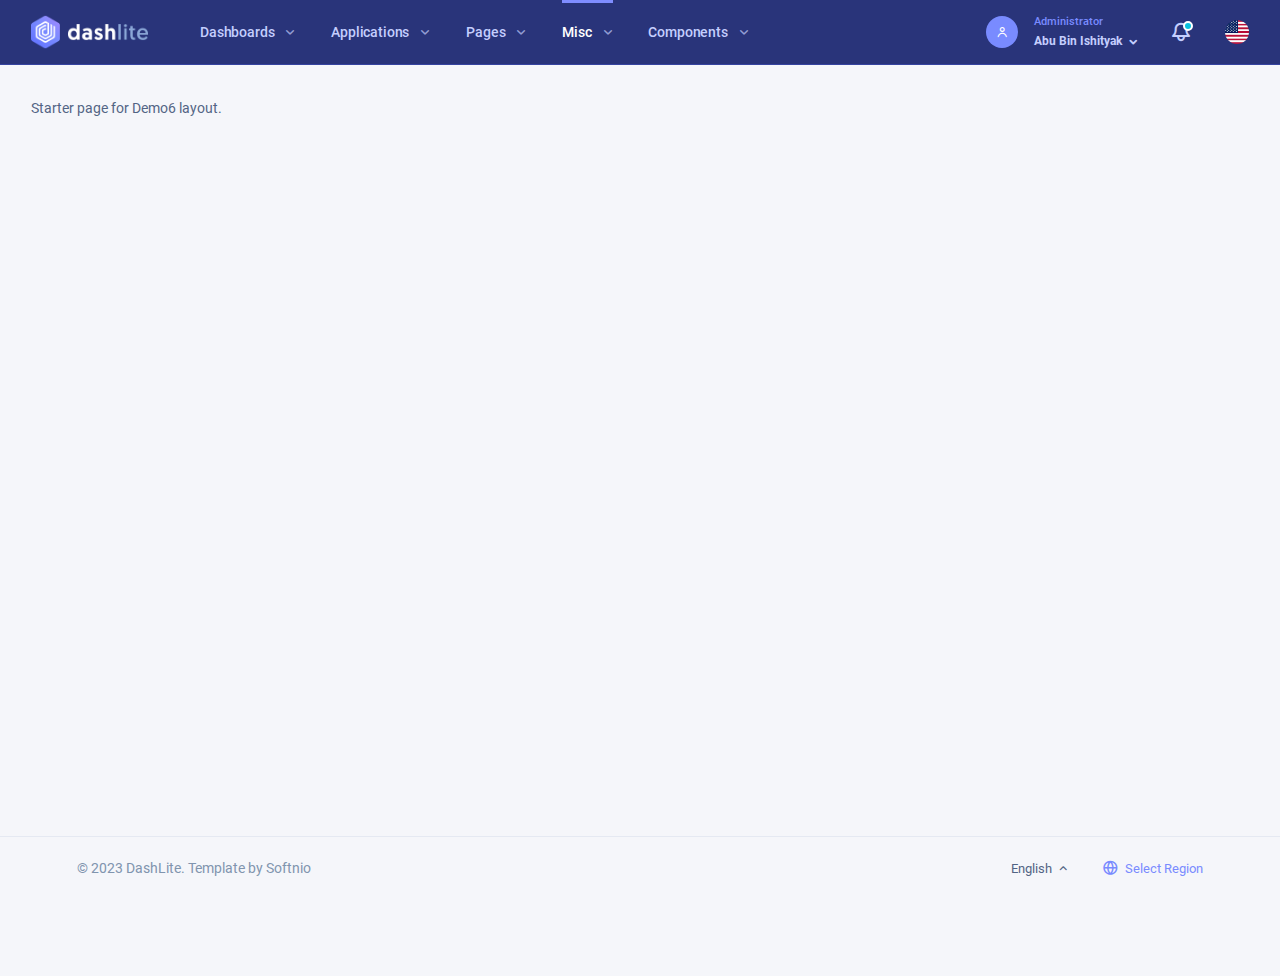
<file: html/_blank.html>
<!DOCTYPE html>
<html lang="zxx" class="js">

<head>
    <base href="../">
    <meta charset="utf-8">
    <meta name="author" content="Softnio">
    <meta name="viewport" content="width=device-width, initial-scale=1, shrink-to-fit=no">
    <meta name="description" content="A powerful and conceptual apps base dashboard template that especially build for developers and programmers.">
    <!-- Fav Icon  -->
    <link rel="shortcut icon" href="./images/favicon.png">
    <!-- Page Title  -->
    <title>Blank - Layout | DashLite Admin Template</title>
    <!-- StyleSheets  -->
    <link rel="stylesheet" href="./assets/css/dashlite.css?ver=3.2.3">
    <link id="skin-default" rel="stylesheet" href="./assets/css/theme.css?ver=3.2.3">
</head>

<body class="nk-body npc-invest bg-lighter ">
    <div class="nk-app-root">
        <!-- wrap @s -->
        <div class="nk-wrap ">
            <!-- main header @s -->
            <div class="nk-header nk-header-fluid is-theme">
                <div class="container-xl wide-xl">
                    <div class="nk-header-wrap">
                        <div class="nk-menu-trigger me-sm-2 d-lg-none">
                            <a href="#" class="nk-nav-toggle nk-quick-nav-icon" data-target="headerNav"><em class="icon ni ni-menu"></em></a>
                        </div>
                        <div class="nk-header-brand">
                            <a href="html/index.html" class="logo-link">
                                <img class="logo-light logo-img" src="./images/logo.png" srcset="./images/logo2x.png 2x" alt="logo">
                                <img class="logo-dark logo-img" src="./images/logo-dark.png" srcset="./images/logo-dark2x.png 2x" alt="logo-dark">
                            </a>
                        </div><!-- .nk-header-brand -->
                        <div class="nk-header-menu" data-content="headerNav">
                            <div class="nk-header-mobile">
                                <div class="nk-header-brand">
                                    <a href="html/index.html" class="logo-link">
                                        <img class="logo-light logo-img" src="./images/logo.png" srcset="./images/logo2x.png 2x" alt="logo">
                                        <img class="logo-dark logo-img" src="./images/logo-dark.png" srcset="./images/logo-dark2x.png 2x" alt="logo-dark">
                                    </a>
                                </div>
                                <div class="nk-menu-trigger me-n2">
                                    <a href="#" class="nk-nav-toggle nk-quick-nav-icon" data-target="headerNav"><em class="icon ni ni-arrow-left"></em></a>
                                </div>
                            </div>
                            <ul class="nk-menu nk-menu-main ui-s2">
                                <li class="nk-menu-item has-sub">
                                    <a href="#" class="nk-menu-link nk-menu-toggle">
                                        <span class="nk-menu-text">Dashboards</span>
                                    </a>
                                    <ul class="nk-menu-sub">
                                        <li class="nk-menu-item">
                                            <a href="html/index.html" class="nk-menu-link">
                                                <span class="nk-menu-text">Default Dashboard</span>
                                            </a>
                                        </li><!-- .nk-menu-item -->
                                        <li class="nk-menu-item">
                                            <a href="html/index-sales.html" class="nk-menu-link">
                                                <span class="nk-menu-text">Sales Dashboard</span>
                                            </a>
                                        </li><!-- .nk-menu-item -->
                                        <li class="nk-menu-item">
                                            <a href="html/index-crypto.html" class="nk-menu-link">
                                                <span class="nk-menu-text">Crypto Dashboard</span>
                                            </a>
                                        </li><!-- .nk-menu-item -->
                                        <li class="nk-menu-item">
                                            <a href="html/index-analytics.html" class="nk-menu-link">
                                                <span class="nk-menu-text">Analytics Dashboard</span>
                                            </a>
                                        </li><!-- .nk-menu-item -->
                                        <li class="nk-menu-heading">
                                            <h6 class="overline-title text-primary">Use-Case Concept</h6>
                                        </li><!-- .nk-menu-item -->
                                        <li class="nk-menu-item">
                                            <a href="html/invest/index.html" class="nk-menu-link" target="_blank">
                                                <span class="nk-menu-text">Investment Panel</span>
                                                <span class="nk-menu-badge">HOT</span>
                                            </a>
                                        </li><!-- .nk-menu-item -->
                                    </ul><!-- .nk-menu-sub -->
                                </li><!-- .nk-menu-item -->
                                <li class="nk-menu-item has-sub">
                                    <a href="#" class="nk-menu-link nk-menu-toggle">
                                        <span class="nk-menu-text">Applications</span>
                                    </a>
                                    <ul class="nk-menu-sub">
                                        <li class="nk-menu-item">
                                            <a href="html/apps-messages.html" class="nk-menu-link"><span class="nk-menu-text">Messages</span></a>
                                        </li>
                                        <li class="nk-menu-item">
                                            <a href="html/apps-inbox.html" class="nk-menu-link"><span class="nk-menu-text">Inbox / Mail</span></a>
                                        </li>
                                        <li class="nk-menu-item">
                                            <a href="html/apps-file-manager.html" class="nk-menu-link"><span class="nk-menu-text">File Manager</span></a>
                                        </li>
                                        <li class="nk-menu-item">
                                            <a href="html/apps-chats.html" class="nk-menu-link"><span class="nk-menu-text">Chats / Messenger</span></a>
                                        </li>
                                        <li class="nk-menu-item">
                                            <a href="html/apps-calendar.html" class="nk-menu-link"><span class="nk-menu-text">Calendar</span></a>
                                        </li>
                                        <li class="nk-menu-item">
                                            <a href="html/apps-kanban.html" class="nk-menu-link"><span class="nk-menu-text">Kanban Board</span></a>
                                        </li>
                                    </ul><!-- .nk-menu-sub -->
                                </li><!-- .nk-menu-item -->
                                <li class="nk-menu-item has-sub">
                                    <a href="#" class="nk-menu-link nk-menu-toggle">
                                        <span class="nk-menu-text">Pages</span>
                                    </a>
                                    <ul class="nk-menu-sub">
                                        <li class="nk-menu-item has-sub">
                                            <a href="#" class="nk-menu-link nk-menu-toggle">
                                                <span class="nk-menu-text">Projects</span>
                                            </a>
                                            <ul class="nk-menu-sub">
                                                <li class="nk-menu-item">
                                                    <a href="html/project-card.html" class="nk-menu-link"><span class="nk-menu-text">Project Cards</span></a>
                                                </li>
                                                <li class="nk-menu-item">
                                                    <a href="html/project-list.html" class="nk-menu-link"><span class="nk-menu-text">Project List</span></a>
                                                </li>
                                            </ul><!-- .nk-menu-sub -->
                                        </li><!-- .nk-menu-item -->
                                        <li class="nk-menu-item has-sub">
                                            <a href="#" class="nk-menu-link nk-menu-toggle">
                                                <span class="nk-menu-text">User Manage</span>
                                            </a>
                                            <ul class="nk-menu-sub">
                                                <li class="nk-menu-item">
                                                    <a href="html/user-list-regular.html" class="nk-menu-link"><span class="nk-menu-text">User List - Regular</span></a>
                                                </li>
                                                <li class="nk-menu-item">
                                                    <a href="html/user-list-compact.html" class="nk-menu-link"><span class="nk-menu-text">User List - Compact</span></a>
                                                </li>
                                                <li class="nk-menu-item">
                                                    <a href="html/user-details-regular.html" class="nk-menu-link"><span class="nk-menu-text">User Details - Regular</span></a>
                                                </li>
                                                <li class="nk-menu-item">
                                                    <a href="html/user-profile-regular.html" class="nk-menu-link"><span class="nk-menu-text">User Profile - Regular</span></a>
                                                </li>
                                                <li class="nk-menu-item">
                                                    <a href="html/user-card.html" class="nk-menu-link"><span class="nk-menu-text">User Contact - Card</span> </a>
                                                </li>
                                            </ul><!-- .nk-menu-sub -->
                                        </li><!-- .nk-menu-item -->
                                        <li class="nk-menu-item has-sub">
                                            <a href="#" class="nk-menu-link nk-menu-toggle">
                                                <span class="nk-menu-icon"><em class="icon ni ni-user-list"></em></span>
                                                <span class="nk-menu-text">Customers</span>
                                            </a>
                                            <ul class="nk-menu-sub">
                                                <li class="nk-menu-item">
                                                    <a href="html/customer-list.html" class="nk-menu-link"><span class="nk-menu-text">Customer List</span></a>
                                                </li>
                                                <li class="nk-menu-item">
                                                    <a href="html/customer-details.html" class="nk-menu-link"><span class="nk-menu-text">Customer Details</span></a>
                                                </li>
                                            </ul><!-- .nk-menu-sub -->
                                        </li><!-- .nk-menu-item -->
                                        <li class="nk-menu-item has-sub">
                                            <a href="#" class="nk-menu-link nk-menu-toggle">
                                                <span class="nk-menu-text">AML / KYCs</span>
                                            </a>
                                            <ul class="nk-menu-sub">
                                                <li class="nk-menu-item">
                                                    <a href="html/kyc-list-regular.html" class="nk-menu-link"><span class="nk-menu-text">KYC List - Regular</span></a>
                                                </li>
                                                <li class="nk-menu-item">
                                                    <a href="html/kyc-details-regular.html" class="nk-menu-link"><span class="nk-menu-text">KYC Details - Regular</span></a>
                                                </li>
                                            </ul><!-- .nk-menu-sub -->
                                        </li><!-- .nk-menu-item -->
                                        <li class="nk-menu-item has-sub">
                                            <a href="#" class="nk-menu-link nk-menu-toggle">
                                                <span class="nk-menu-text">Transactions</span>
                                            </a>
                                            <ul class="nk-menu-sub">
                                                <li class="nk-menu-item">
                                                    <a href="html/transaction-basic.html" class="nk-menu-link"><span class="nk-menu-text">Tranx List - Basic</span></a>
                                                </li>
                                                <li class="nk-menu-item">
                                                    <a href="html/transaction-crypto.html" class="nk-menu-link"><span class="nk-menu-text">Tranx List - Crypto</span></a>
                                                </li>
                                            </ul><!-- .nk-menu-sub -->
                                        </li><!-- .nk-menu-item -->
                                        <li class="nk-menu-item has-sub">
                                            <a href="#" class="nk-menu-link nk-menu-toggle">
                                                <span class="nk-menu-text">Invoice</span>
                                            </a>
                                            <ul class="nk-menu-sub">
                                                <li class="nk-menu-item">
                                                    <a href="html/invoice-list.html" class="nk-menu-link"><span class="nk-menu-text">Invoice List</span></a>
                                                </li>
                                                <li class="nk-menu-item">
                                                    <a href="html/invoice-details.html" class="nk-menu-link"><span class="nk-menu-text">Invoice Details</span></a>
                                                </li>
                                            </ul><!-- .nk-menu-sub -->
                                        </li><!-- .nk-menu-item -->
                                        <li class="nk-menu-item has-sub">
                                            <a href="#" class="nk-menu-link nk-menu-toggle">
                                                <span class="nk-menu-text">Products</span>
                                            </a>
                                            <ul class="nk-menu-sub">
                                                <li class="nk-menu-item">
                                                    <a href="html/product-list.html" class="nk-menu-link"><span class="nk-menu-text">Product List</span></a>
                                                </li>
                                                <li class="nk-menu-item">
                                                    <a href="html/product-card.html" class="nk-menu-link"><span class="nk-menu-text">Product Card</span></a>
                                                </li>
                                                <li class="nk-menu-item">
                                                    <a href="html/product-details.html" class="nk-menu-link"><span class="nk-menu-text">Product Details</span></a>
                                                </li>
                                            </ul><!-- .nk-menu-sub -->
                                        </li><!-- .nk-menu-item -->
                                        <li class="nk-menu-item">
                                            <a href="html/pricing-table.html" class="nk-menu-link">
                                                <span class="nk-menu-text">Pricing Table</span>
                                            </a>
                                        </li><!-- .nk-menu-item -->
                                        <li class="nk-menu-item">
                                            <a href="html/gallery.html" class="nk-menu-link">
                                                <span class="nk-menu-text">Image Gallery</span>
                                            </a>
                                        </li><!-- .nk-menu-item -->
                                        <li class="nk-menu-item">
                                            <a href="html/pages/regular-v1.html" class="nk-menu-link"><span class="nk-menu-text">Regular Page - v1</span></a>
                                        </li><!-- .nk-menu-item -->
                                        <li class="nk-menu-item">
                                            <a href="html/pages/regular-v2.html" class="nk-menu-link"><span class="nk-menu-text">Regular Page - v2</span></a>
                                        </li><!-- .nk-menu-item -->
                                        <li class="nk-menu-item">
                                            <a href="html/pages/faqs.html" class="nk-menu-link"><span class="nk-menu-text">Faqs / Help</span></a>
                                        </li><!-- .nk-menu-item -->
                                    </ul><!-- .nk-menu-sub -->
                                </li><!-- .nk-menu-item -->
                                <li class="nk-menu-item has-sub">
                                    <a href="#" class="nk-menu-link nk-menu-toggle">
                                        <span class="nk-menu-text">Misc</span>
                                    </a>
                                    <ul class="nk-menu-sub">
                                        <li class="nk-menu-item has-sub">
                                            <a href="#" class="nk-menu-link nk-menu-toggle">
                                                <span class="nk-menu-text">Auth Pages</span>
                                            </a>
                                            <ul class="nk-menu-sub">
                                                <li class="nk-menu-item">
                                                    <a href="html/pages/auths/auth-login.html" class="nk-menu-link" target="_blank"><span class="nk-menu-text">Login / Signin</span></a>
                                                </li>
                                                <li class="nk-menu-item">
                                                    <a href="html/pages/auths/auth-register.html" class="nk-menu-link" target="_blank"><span class="nk-menu-text">Register / Signup</span></a>
                                                </li>
                                                <li class="nk-menu-item">
                                                    <a href="html/pages/auths/auth-reset.html" class="nk-menu-link" target="_blank"><span class="nk-menu-text">Forgot Password</span></a>
                                                </li>
                                                <li class="nk-menu-item">
                                                    <a href="html/pages/auths/auth-success.html" class="nk-menu-link" target="_blank"><span class="nk-menu-text">Success / Confirm</span></a>
                                                </li>
                                                <li class="nk-menu-item has-sub">
                                                    <a href="#" class="nk-menu-link nk-menu-toggle"><span class="nk-menu-text">Classic Version - v2</span></a>
                                                    <ul class="nk-menu-sub">
                                                        <li class="nk-menu-item">
                                                            <a href="html/pages/auths/auth-login-v2.html" class="nk-menu-link" target="_blank"><span class="nk-menu-text">Login / Signin</span></a>
                                                        </li>
                                                        <li class="nk-menu-item">
                                                            <a href="html/pages/auths/auth-register-v2.html" class="nk-menu-link" target="_blank"><span class="nk-menu-text">Register / Signup</span></a>
                                                        </li>
                                                        <li class="nk-menu-item">
                                                            <a href="html/pages/auths/auth-reset-v2.html" class="nk-menu-link" target="_blank"><span class="nk-menu-text">Forgot Password</span></a>
                                                        </li>
                                                        <li class="nk-menu-item">
                                                            <a href="html/pages/auths/auth-success-v2.html" class="nk-menu-link" target="_blank"><span class="nk-menu-text">Success / Confirm</span></a>
                                                        </li>
                                                    </ul>
                                                </li>
                                                <li class="nk-menu-item has-sub">
                                                    <a href="#" class="nk-menu-link nk-menu-toggle"><span class="nk-menu-text">No Slider Version - v3</span></a>
                                                    <ul class="nk-menu-sub">
                                                        <li class="nk-menu-item">
                                                            <a href="html/pages/auths/auth-login-v3.html" class="nk-menu-link" target="_blank"><span class="nk-menu-text">Login / Signin</span></a>
                                                        </li>
                                                        <li class="nk-menu-item">
                                                            <a href="html/pages/auths/auth-register-v3.html" class="nk-menu-link" target="_blank"><span class="nk-menu-text">Register / Signup</span></a>
                                                        </li>
                                                        <li class="nk-menu-item">
                                                            <a href="html/pages/auths/auth-reset-v3.html" class="nk-menu-link" target="_blank"><span class="nk-menu-text">Forgot Password</span></a>
                                                        </li>
                                                        <li class="nk-menu-item">
                                                            <a href="html/pages/auths/auth-success-v3.html" class="nk-menu-link" target="_blank"><span class="nk-menu-text">Success / Confirm</span></a>
                                                        </li>
                                                    </ul>
                                                </li>
                                            </ul><!-- .nk-menu-sub -->
                                        </li><!-- .nk-menu-item -->
                                        <li class="nk-menu-item has-sub">
                                            <a href="#" class="nk-menu-link nk-menu-toggle">
                                                <span class="nk-menu-text">Error Pages</span>
                                            </a>
                                            <ul class="nk-menu-sub">
                                                <li class="nk-menu-item">
                                                    <a href="html/pages/errors/404-classic.html" target="_blank" class="nk-menu-link"><span class="nk-menu-text">404 Classic</span></a>
                                                </li>
                                                <li class="nk-menu-item">
                                                    <a href="html/pages/errors/504-classic.html" target="_blank" class="nk-menu-link"><span class="nk-menu-text">504 Classic</span></a>
                                                </li>
                                                <li class="nk-menu-item">
                                                    <a href="html/pages/errors/404-s1.html" target="_blank" class="nk-menu-link"><span class="nk-menu-text">404 Modern</span></a>
                                                </li>
                                                <li class="nk-menu-item">
                                                    <a href="html/pages/errors/504-s1.html" target="_blank" class="nk-menu-link"><span class="nk-menu-text">504 Modern</span></a>
                                                </li>
                                            </ul><!-- .nk-menu-sub -->
                                        </li><!-- .nk-menu-item -->
                                        <li class="nk-menu-item">
                                            <a href="html/_blank.html" class="nk-menu-link"><span class="nk-menu-text">Blank / Startup</span></a>
                                        </li>
                                        <li class="nk-menu-item">
                                            <a href="html/pages/terms-policy.html" class="nk-menu-link"><span class="nk-menu-text">Terms / Policy</span></a>
                                        </li>
                                    </ul><!-- .nk-menu-sub -->
                                </li><!-- .nk-menu-item -->
                                <li class="nk-menu-item has-sub">
                                    <a href="#" class="nk-menu-link nk-menu-toggle">
                                        <span class="nk-menu-text">Components</span>
                                    </a>
                                    <ul class="nk-menu-sub">
                                        <li class="nk-menu-item has-sub">
                                            <a href="#" class="nk-menu-link nk-menu-toggle">
                                                <span class="nk-menu-text">Ui Elements</span>
                                            </a>
                                            <ul class="nk-menu-sub">
                                                <li class="nk-menu-item">
                                                    <a href="html/components/elements/alerts.html" class="nk-menu-link"><span class="nk-menu-text">Alerts</span></a>
                                                </li>
                                                <li class="nk-menu-item">
                                                    <a href="html/components/elements/accordions.html" class="nk-menu-link"><span class="nk-menu-text">Accordions</span></a>
                                                </li>
                                                <li class="nk-menu-item">
                                                    <a href="html/components/elements/avatar.html" class="nk-menu-link"><span class="nk-menu-text">Avatar</span></a>
                                                </li>
                                                <li class="nk-menu-item">
                                                    <a href="html/components/elements/badges.html" class="nk-menu-link"><span class="nk-menu-text">Badges</span></a>
                                                </li>
                                                <li class="nk-menu-item">
                                                    <a href="html/components/elements/buttons.html" class="nk-menu-link"><span class="nk-menu-text">Buttons</span></a>
                                                </li>
                                                <li class="nk-menu-item">
                                                    <a href="html/components/elements/buttons-group.html" class="nk-menu-link"><span class="nk-menu-text">Button Group</span></a>
                                                </li>
                                                <li class="nk-menu-item">
                                                    <a href="html/components/elements/breadcrumb.html" class="nk-menu-link"><span class="nk-menu-text">Breadcrumb</span></a>
                                                </li>
                                                <li class="nk-menu-item">
                                                    <a href="html/components/elements/cards.html" class="nk-menu-link"><span class="nk-menu-text">Cards</span></a>
                                                </li>
                                                <li class="nk-menu-item">
                                                    <a href="html/components/elements/carousel.html" class="nk-menu-link"><span class="nk-menu-text">Carousel</span></a>
                                                </li>
                                                <li class="nk-menu-item">
                                                    <a href="html/components/elements/list-dropdown.html" class="nk-menu-link"><span class="nk-menu-text">List Dropdown</span></a>
                                                </li>
                                                <li class="nk-menu-item">
                                                    <a href="html/components/elements/modals.html" class="nk-menu-link"><span class="nk-menu-text">Modals</span></a>
                                                </li>
                                                <li class="nk-menu-item">
                                                    <a href="html/components/elements/pagination.html" class="nk-menu-link"><span class="nk-menu-text">Pagination</span></a>
                                                </li>
                                                <li class="nk-menu-item">
                                                    <a href="html/components/elements/popover.html" class="nk-menu-link"><span class="nk-menu-text">Popovers</span></a>
                                                </li>
                                                <li class="nk-menu-item">
                                                    <a href="html/components/elements/progress.html" class="nk-menu-link"><span class="nk-menu-text">Progress</span></a>
                                                </li>
                                                <li class="nk-menu-item">
                                                    <a href="html/components/elements/preloader.html" class="nk-menu-link"><span class="nk-menu-text">Preloader</span> <span class="nk-menu-badge">New</span></a>
                                                </li>
                                                <li class="nk-menu-item">
                                                    <a href="html/components/elements/placeholders.html" class="nk-menu-link"><span class="nk-menu-text">Placeholders</span> <span class="nk-menu-badge">New</span></a>
                                                </li>
                                                <li class="nk-menu-item">
                                                    <a href="html/components/elements/spinner.html" class="nk-menu-link"><span class="nk-menu-text">Spinner</span></a>
                                                </li>
                                                <li class="nk-menu-item">
                                                    <a href="html/components/elements/tabs.html" class="nk-menu-link"><span class="nk-menu-text">Tabs</span></a>
                                                </li>
                                                <li class="nk-menu-item">
                                                    <a href="html/components/elements/toast.html" class="nk-menu-link"><span class="nk-menu-text">Toasts</span></a>
                                                </li>
                                                <li class="nk-menu-item">
                                                    <a href="html/components/elements/tooltip.html" class="nk-menu-link"><span class="nk-menu-text">Tooltip</span></a>
                                                </li>
                                                <li class="nk-menu-item">
                                                    <a href="html/components/elements/typography.html" class="nk-menu-link"><span class="nk-menu-text">Typography</span></a>
                                                </li>
                                            </ul><!-- .nk-menu-sub -->
                                        </li><!-- .nk-menu-item -->
                                        <li class="nk-menu-item has-sub">
                                            <a href="#" class="nk-menu-link nk-menu-toggle"><span class="nk-menu-text">Utilities</span></a>
                                            <ul class="nk-menu-sub">
                                                <li class="nk-menu-item"><a href="html/components/elements/util-border.html" class="nk-menu-link"><span class="nk-menu-text">Border</span></a></li>
                                                <li class="nk-menu-item"><a href="html/components/elements/util-colors.html" class="nk-menu-link"><span class="nk-menu-text">Colors</span></a></li>
                                                <li class="nk-menu-item"><a href="html/components/elements/util-display.html" class="nk-menu-link"><span class="nk-menu-text">Display</span></a></li>
                                                <li class="nk-menu-item"><a href="html/components/elements/util-embeded.html" class="nk-menu-link"><span class="nk-menu-text">Embeded</span></a></li>
                                                <li class="nk-menu-item"><a href="html/components/elements/util-flex.html" class="nk-menu-link"><span class="nk-menu-text">Flex</span></a></li>
                                                <li class="nk-menu-item"><a href="html/components/elements/util-text.html" class="nk-menu-link"><span class="nk-menu-text">Text</span></a></li>
                                                <li class="nk-menu-item"><a href="html/components/elements/util-sizing.html" class="nk-menu-link"><span class="nk-menu-text">Sizing</span></a></li>
                                                <li class="nk-menu-item"><a href="html/components/elements/util-spacing.html" class="nk-menu-link"><span class="nk-menu-text">Spacing</span></a></li>
                                                <li class="nk-menu-item"><a href="html/components/elements/util-others.html" class="nk-menu-link"><span class="nk-menu-text">Others</span></a></li>
                                            </ul><!-- .nk-menu-sub -->
                                        </li>
                                        <li class="nk-menu-item has-sub">
                                            <a href="#" class="nk-menu-link nk-menu-toggle">
                                                <span class="nk-menu-text">Forms</span>
                                            </a>
                                            <ul class="nk-menu-sub">
                                                <li class="nk-menu-item">
                                                    <a href="html/components/forms/form-elements.html" class="nk-menu-link"><span class="nk-menu-text">Form Elements</span></a>
                                                </li>
                                                <li class="nk-menu-item">
                                                    <a href="html/components/forms/checkbox-radio.html" class="nk-menu-link"><span class="nk-menu-text">Checkbox Radio</span></a>
                                                </li>
                                                <li class="nk-menu-item">
                                                    <a href="html/components/forms/advanced-controls.html" class="nk-menu-link"><span class="nk-menu-text">Advanced Controls</span></a>
                                                </li>
                                                <li class="nk-menu-item">
                                                    <a href="html/components/forms/input-group.html" class="nk-menu-link"><span class="nk-menu-text">Input Group</span></a>
                                                </li>
                                                <li class="nk-menu-item">
                                                    <a href="html/components/forms/form-upload.html" class="nk-menu-link"><span class="nk-menu-text">Form Upload</span></a>
                                                </li>
                                                <li class="nk-menu-item">
                                                    <a href="html/components/forms/datetime-picker.html" class="nk-menu-link"><span class="nk-menu-text">Date &amp; Time Picker</span></a>
                                                </li>
                                                <li class="nk-menu-item">
                                                    <a href="html/components/forms/number-spinner.html" class="nk-menu-link"><span class="nk-menu-text">Number Spinner</span></a>
                                                </li>
                                                <li class="nk-menu-item">
                                                    <a href="html/components/forms/nouislider.html" class="nk-menu-link"><span class="nk-menu-text">noUiSlider</span></a>
                                                </li>
                                                <li class="nk-menu-item">
                                                    <a href="html/components/forms/form-layouts.html" class="nk-menu-link"><span class="nk-menu-text">Form Layouts</span></a>
                                                </li>
                                                <li class="nk-menu-item">
                                                    <a href="html/components/forms/form-validation.html" class="nk-menu-link"><span class="nk-menu-text">Form Validation</span></a>
                                                </li>
                                                <li class="nk-menu-item">
                                                    <a href="#" class="nk-menu-link nk-menu-toggle"><span class="nk-menu-text">Wizard</span></a>
                                                    <ul class="nk-menu-sub">
                                                        <li class="nk-menu-item"><a href="html/components/forms/form-wizard.html" class="nk-menu-link"><span class="nk-menu-text">Basic Demo</span></a></li>
                                                        <li class="nk-menu-item"><a href="html/components/forms/wizard/create-project.html" class="nk-menu-link"><span class="nk-menu-text">Create Project</span></a></li>
                                                        <li class="nk-menu-item"><a href="html/components/forms/wizard/create-profile.html" class="nk-menu-link"><span class="nk-menu-text">Create Profile</span></a></li>
                                                        <li class="nk-menu-item"><a href="html/components/forms/wizard/two-factor-auth.html" class="nk-menu-link"><span class="nk-menu-text">Two Factor Auth</span></a></li>
                                                        <li class="nk-menu-item"><a target="_blank" href="html/components/forms/wizard/survey-v1.html" class="nk-menu-link"><span class="nk-menu-text">Survey</span></a></li>
                                                        <li class="nk-menu-item"><a target="_blank" href="html/components/forms/wizard/survey-v2.html" class="nk-menu-link"><span class="nk-menu-text">Survey v2</span></a></li>
                                                    </ul><!-- .nk-menu-sub -->
                                                </li>
                                                <li class="nk-menu-heading">
                                                    <h6 class="overline-title text-primary">Rich Editor</h6>
                                                </li><!-- .nk-menu-item -->
                                                <li class="nk-menu-item"><a href="html/components/forms/form-summernote.html" class="nk-menu-link"><span class="nk-menu-text">Summernote</span></a></li>
                                                <li class="nk-menu-item"><a href="html/components/forms/form-quill.html" class="nk-menu-link"><span class="nk-menu-text">Quill</span></a></li>
                                                <li class="nk-menu-item"><a href="html/components/forms/form-tinymce.html" class="nk-menu-link"><span class="nk-menu-text">Tinymce</span></a></li>
                                            </ul><!-- .nk-menu-sub -->
                                        </li><!-- .nk-menu-item -->
                                        <li class="nk-menu-item has-sub">
                                            <a href="#" class="nk-menu-link nk-menu-toggle">
                                                <span class="nk-menu-text">Crafted Icons</span>
                                            </a>
                                            <ul class="nk-menu-sub">
                                                <li class="nk-menu-item">
                                                    <a href="html/components/misc/svg-icons.html" class="nk-menu-link">
                                                        <span class="nk-menu-text">SVG Icon - Exclusive</span>
                                                    </a>
                                                </li>
                                                <li class="nk-menu-item">
                                                    <a href="html/components/misc/nioicon.html" class="nk-menu-link">
                                                        <span class="nk-menu-text">Nioicon - HandCrafted</span>
                                                    </a>
                                                </li>
                                            </ul><!-- .nk-menu-sub -->
                                        </li><!-- .nk-menu-item -->
                                        <li class="nk-menu-item">
                                            <a href="html/components/misc/icons.html" class="nk-menu-link">
                                                <span class="nk-menu-text">Icon Libraries</span>
                                            </a>
                                        </li><!-- .nk-menu-item -->
                                        <li class="nk-menu-item has-sub">
                                            <a href="#" class="nk-menu-link nk-menu-toggle">
                                                <span class="nk-menu-text">Tables</span>
                                            </a>
                                            <ul class="nk-menu-sub">
                                                <li class="nk-menu-item">
                                                    <a href="html/components/tables/table-basic.html" class="nk-menu-link"><span class="nk-menu-text">Basic Tables</span></a>
                                                </li>
                                                <li class="nk-menu-item">
                                                    <a href="html/components/tables/table-special.html" class="nk-menu-link"><span class="nk-menu-text">Special Tables</span></a>
                                                </li>
                                                <li class="nk-menu-item">
                                                    <a href="html/components/tables/table-datatable.html" class="nk-menu-link"><span class="nk-menu-text">DataTables</span></a>
                                                </li>
                                            </ul><!-- .nk-menu-sub -->
                                        </li><!-- .nk-menu-item -->
                                        <li class="nk-menu-item has-sub">
                                            <a href="#" class="nk-menu-link nk-menu-toggle">
                                                <span class="nk-menu-text">Charts</span>
                                            </a>
                                            <ul class="nk-menu-sub">
                                                <li class="nk-menu-item">
                                                    <a href="html/components/charts/chartjs.html" class="nk-menu-link"><span class="nk-menu-text">Chart JS</span></a>
                                                </li>
                                                <li class="nk-menu-item">
                                                    <a href="html/components/charts/knob.html" class="nk-menu-link"><span class="nk-menu-text">Knob JS</span></a>
                                                </li>
                                            </ul><!-- .nk-menu-sub -->
                                        </li><!-- .nk-menu-item -->
                                        <li class="nk-menu-item has-sub">
                                            <a href="#" class="nk-menu-link nk-menu-toggle">
                                                <span class="nk-menu-text">Widgets</span>
                                            </a>
                                            <ul class="nk-menu-sub">
                                                <li class="nk-menu-item">
                                                    <a href="html/components/widgets/cards.html" class="nk-menu-link"><span class="nk-menu-text">Card Widgets</span></a>
                                                </li><!-- .nk-menu-item -->
                                                <li class="nk-menu-item">
                                                    <a href="html/components/widgets/charts.html" class="nk-menu-link"><span class="nk-menu-text">Chart Widgets</span></a>
                                                </li><!-- .nk-menu-item -->
                                                <li class="nk-menu-item">
                                                    <a href="html/components/widgets/ratings.html" class="nk-menu-link"><span class="nk-menu-text">Ratings</span></a>
                                                </li><!-- .nk-menu-item -->
                                            </ul><!-- .nk-menu-sub -->
                                        </li><!-- .nk-menu-item -->
                                        <li class="nk-menu-item has-sub">
                                            <a href="#" class="nk-menu-link nk-menu-toggle">
                                                <span class="nk-menu-text">Miscellaneous</span>
                                            </a>
                                            <ul class="nk-menu-sub">
                                                <li class="nk-menu-item">
                                                    <a href="html/components/misc/slick-sliders.html" class="nk-menu-link"><span class="nk-menu-text">Slick Slider</span></a>
                                                </li><!-- .nk-menu-item -->
                                                <li class="nk-menu-item">
                                                    <a href="html/components/misc/toastr.html" class="nk-menu-link"><span class="nk-menu-text">Toastr</span></a>
                                                </li><!-- .nk-menu-item -->
                                                <li class="nk-menu-item">
                                                    <a href="html/components/misc/sweet-alert.html" class="nk-menu-link"><span class="nk-menu-text">Sweet Alert</span></a>
                                                </li><!-- .nk-menu-item -->
                                                <li class="nk-menu-item">
                                                    <a href="html/components/misc/js-tree.html" class="nk-menu-link"><span class="nk-menu-text">jsTree</span></a>
                                                </li><!-- .nk-menu-item -->
                                                <li class="nk-menu-item">
                                                    <a href="html/components/misc/dual-listbox.html" class="nk-menu-link"><span class="nk-menu-text">Dual Listbox</span></a>
                                                </li><!-- .nk-menu-item -->
                                                <li class="nk-menu-item">
                                                    <a href="html/components/misc/dragula.html" class="nk-menu-link"><span class="nk-menu-text">Dragula</span></a>
                                                </li><!-- .nk-menu-item -->
                                                <li class="nk-menu-item">
                                                    <a href="html/components/misc/map.html" class="nk-menu-link"><span class="nk-menu-text">Google Map</span></a>
                                                </li><!-- .nk-menu-item -->
                                            </ul><!-- .nk-menu-sub -->
                                        </li><!-- .nk-menu-item -->
                                        <li class="nk-menu-item">
                                            <a href="html/email-templates.html" class="nk-menu-link">
                                                <span class="nk-menu-text">Email Template</span>
                                            </a>
                                        </li>
                                    </ul><!-- .nk-menu-sub -->
                                </li><!-- .nk-menu-item -->
                            </ul><!-- .nk-menu -->
                        </div><!-- .nk-header-menu -->
                        <div class="nk-header-tools">
                            <ul class="nk-quick-nav">
                                <li class="dropdown notification-dropdown">
                                    <a href="#" class="dropdown-toggle nk-quick-nav-icon" data-bs-toggle="dropdown">
                                        <div class="icon-status icon-status-info"><em class="icon ni ni-bell"></em></div>
                                    </a>
                                    <div class="dropdown-menu dropdown-menu-xl dropdown-menu-end dropdown-menu-s1">
                                        <div class="dropdown-head">
                                            <span class="sub-title nk-dropdown-title">Notifications</span>
                                            <a href="#">Mark All as Read</a>
                                        </div>
                                        <div class="dropdown-body">
                                            <div class="nk-notification">
                                                <div class="nk-notification-item dropdown-inner">
                                                    <div class="nk-notification-icon">
                                                        <em class="icon icon-circle bg-warning-dim ni ni-curve-down-right"></em>
                                                    </div>
                                                    <div class="nk-notification-content">
                                                        <div class="nk-notification-text">You have requested to <span>Widthdrawl</span></div>
                                                        <div class="nk-notification-time">2 hrs ago</div>
                                                    </div>
                                                </div>
                                                <div class="nk-notification-item dropdown-inner">
                                                    <div class="nk-notification-icon">
                                                        <em class="icon icon-circle bg-success-dim ni ni-curve-down-left"></em>
                                                    </div>
                                                    <div class="nk-notification-content">
                                                        <div class="nk-notification-text">Your <span>Deposit Order</span> is placed</div>
                                                        <div class="nk-notification-time">2 hrs ago</div>
                                                    </div>
                                                </div>
                                                <div class="nk-notification-item dropdown-inner">
                                                    <div class="nk-notification-icon">
                                                        <em class="icon icon-circle bg-warning-dim ni ni-curve-down-right"></em>
                                                    </div>
                                                    <div class="nk-notification-content">
                                                        <div class="nk-notification-text">You have requested to <span>Widthdrawl</span></div>
                                                        <div class="nk-notification-time">2 hrs ago</div>
                                                    </div>
                                                </div>
                                                <div class="nk-notification-item dropdown-inner">
                                                    <div class="nk-notification-icon">
                                                        <em class="icon icon-circle bg-success-dim ni ni-curve-down-left"></em>
                                                    </div>
                                                    <div class="nk-notification-content">
                                                        <div class="nk-notification-text">Your <span>Deposit Order</span> is placed</div>
                                                        <div class="nk-notification-time">2 hrs ago</div>
                                                    </div>
                                                </div>
                                                <div class="nk-notification-item dropdown-inner">
                                                    <div class="nk-notification-icon">
                                                        <em class="icon icon-circle bg-warning-dim ni ni-curve-down-right"></em>
                                                    </div>
                                                    <div class="nk-notification-content">
                                                        <div class="nk-notification-text">You have requested to <span>Widthdrawl</span></div>
                                                        <div class="nk-notification-time">2 hrs ago</div>
                                                    </div>
                                                </div>
                                                <div class="nk-notification-item dropdown-inner">
                                                    <div class="nk-notification-icon">
                                                        <em class="icon icon-circle bg-success-dim ni ni-curve-down-left"></em>
                                                    </div>
                                                    <div class="nk-notification-content">
                                                        <div class="nk-notification-text">Your <span>Deposit Order</span> is placed</div>
                                                        <div class="nk-notification-time">2 hrs ago</div>
                                                    </div>
                                                </div>
                                            </div><!-- .nk-notification -->
                                        </div><!-- .nk-dropdown-body -->
                                        <div class="dropdown-foot center">
                                            <a href="#">View All</a>
                                        </div>
                                    </div>
                                </li><!-- .dropdown -->
                                <li class="dropdown user-dropdown order-sm-first">
                                    <a href="#" class="dropdown-toggle" data-bs-toggle="dropdown">
                                        <div class="user-toggle">
                                            <div class="user-avatar sm">
                                                <em class="icon ni ni-user-alt"></em>
                                            </div>
                                            <div class="user-info d-none d-xl-block">
                                                <div class="user-status">Administrator</div>
                                                <div class="user-name dropdown-indicator">Abu Bin Ishityak</div>
                                            </div>
                                        </div>
                                    </a>
                                    <div class="dropdown-menu dropdown-menu-md dropdown-menu-end dropdown-menu-s1 is-light">
                                        <div class="dropdown-inner user-card-wrap bg-lighter d-none d-md-block">
                                            <div class="user-card">
                                                <div class="user-avatar">
                                                    <span>AB</span>
                                                </div>
                                                <div class="user-info">
                                                    <span class="lead-text">Abu Bin Ishtiyak</span>
                                                    <span class="sub-text">info@softnio.com</span>
                                                </div>
                                                <div class="user-action">
                                                    <a class="btn btn-icon me-n2" href="html/user-profile-setting.html"><em class="icon ni ni-setting"></em></a>
                                                </div>
                                            </div>
                                        </div>
                                        <div class="dropdown-inner user-account-info">
                                            <h6 class="overline-title-alt">Account Balance</h6>
                                            <div class="user-balance">1,494.23 <small class="currency currency-usd">USD</small></div>
                                            <div class="user-balance-sub">Locked <span>15,495.39 <span class="currency currency-usd">USD</span></span></div>
                                            <a href="#" class="link"><span>Withdraw Balance</span> <em class="icon ni ni-wallet-out"></em></a>
                                        </div>
                                        <div class="dropdown-inner">
                                            <ul class="link-list">
                                                <li><a href="html/user-profile-regular.html"><em class="icon ni ni-user-alt"></em><span>View Profile</span></a></li>
                                                <li><a href="html/user-profile-setting.html"><em class="icon ni ni-setting-alt"></em><span>Account Setting</span></a></li>
                                                <li><a href="html/user-profile-activity.html"><em class="icon ni ni-activity-alt"></em><span>Login Activity</span></a></li>
                                                <li><a class="dark-mode-switch" href="#"><em class="icon ni ni-moon"></em><span>Dark Mode</span></a></li>
                                            </ul>
                                        </div>
                                        <div class="dropdown-inner">
                                            <ul class="link-list">
                                                <li><a href="#"><em class="icon ni ni-signout"></em><span>Sign out</span></a></li>
                                            </ul>
                                        </div>
                                    </div>
                                </li><!-- .dropdown -->
                                <li class="dropdown language-dropdown d-none d-sm-flex me-n1">
                                    <a href="#" class="dropdown-toggle nk-quick-nav-icon" data-bs-toggle="dropdown">
                                        <div class="quick-icon">
                                            <img class="icon" src="./images/flags/english-sq.png" alt="">
                                        </div>
                                    </a>
                                    <div class="dropdown-menu dropdown-menu-end dropdown-menu-s1">
                                        <ul class="language-list">
                                            <li>
                                                <a href="#" class="language-item">
                                                    <img src="./images/flags/english.png" alt="" class="language-flag">
                                                    <span class="language-name">English</span>
                                                </a>
                                            </li>
                                            <li>
                                                <a href="#" class="language-item">
                                                    <img src="./images/flags/spanish.png" alt="" class="language-flag">
                                                    <span class="language-name">Español</span>
                                                </a>
                                            </li>
                                            <li>
                                                <a href="#" class="language-item">
                                                    <img src="./images/flags/french.png" alt="" class="language-flag">
                                                    <span class="language-name">Français</span>
                                                </a>
                                            </li>
                                            <li>
                                                <a href="#" class="language-item">
                                                    <img src="./images/flags/turkey.png" alt="" class="language-flag">
                                                    <span class="language-name">Türkçe</span>
                                                </a>
                                            </li>
                                        </ul>
                                    </div>
                                </li><!-- .dropdown -->
                            </ul><!-- .nk-quick-nav -->
                        </div><!-- .nk-header-tools -->
                    </div><!-- .nk-header-wrap -->
                </div><!-- .container-fliud -->
            </div>
            <!-- main header @e -->
            <!-- content @s -->
            <div class="nk-content nk-content-fluid">
                <div class="container-xl wide-xl">
                    <div class="nk-content-inner">
                        <div class="nk-content-body">
                            <p>Starter page for Demo6 layout.</p>
                        </div>
                    </div>
                </div>
            </div>
            <!-- content @e -->
            <!-- footer @s -->
            <div class="nk-footer nk-footer-fluid bg-lighter">
                <div class="container-xl">
                    <div class="nk-footer-wrap">
                        <div class="nk-footer-copyright"> &copy; 2023 DashLite. Template by <a href="https://softnio.com" target="_blank">Softnio</a>
                        </div>
                        <div class="nk-footer-links">
                            <ul class="nav nav-sm">
                                <li class="nav-item dropup">
                                    <a href="#" class="dropdown-toggle dropdown-indicator has-indicator nav-link text-base" data-bs-toggle="dropdown" data-offset="0,10"><span>English</span></a>
                                    <div class="dropdown-menu dropdown-menu-sm dropdown-menu-end">
                                        <ul class="language-list">
                                            <li>
                                                <a href="#" class="language-item">
                                                    <span class="language-name">English</span>
                                                </a>
                                            </li>
                                            <li>
                                                <a href="#" class="language-item">
                                                    <span class="language-name">Español</span>
                                                </a>
                                            </li>
                                            <li>
                                                <a href="#" class="language-item">
                                                    <span class="language-name">Français</span>
                                                </a>
                                            </li>
                                            <li>
                                                <a href="#" class="language-item">
                                                    <span class="language-name">Türkçe</span>
                                                </a>
                                            </li>
                                        </ul>
                                    </div>
                                </li>
                                <li class="nav-item">
                                    <a data-bs-toggle="modal" href="#region" class="nav-link"><em class="icon ni ni-globe"></em><span class="ms-1">Select Region</span></a>
                                </li>
                            </ul>
                        </div>
                    </div>
                </div>
            </div>
            <!-- footer @e -->
        </div>
        <!-- wrap @e -->
    </div>
    <!-- app-root @e -->
    <!-- select region modal -->
    <div class="modal fade" tabindex="-1" role="dialog" id="region">
        <div class="modal-dialog modal-lg" role="document">
            <div class="modal-content">
                <a href="#" class="close" data-bs-dismiss="modal"><em class="icon ni ni-cross-sm"></em></a>
                <div class="modal-body modal-body-md">
                    <h5 class="title mb-4">Select Your Country</h5>
                    <div class="nk-country-region">
                        <ul class="country-list text-center gy-2">
                            <li>
                                <a href="#" class="country-item">
                                    <img src="./images/flags/arg.png" alt="" class="country-flag">
                                    <span class="country-name">Argentina</span>
                                </a>
                            </li>
                            <li>
                                <a href="#" class="country-item">
                                    <img src="./images/flags/aus.png" alt="" class="country-flag">
                                    <span class="country-name">Australia</span>
                                </a>
                            </li>
                            <li>
                                <a href="#" class="country-item">
                                    <img src="./images/flags/bangladesh.png" alt="" class="country-flag">
                                    <span class="country-name">Bangladesh</span>
                                </a>
                            </li>
                            <li>
                                <a href="#" class="country-item">
                                    <img src="./images/flags/canada.png" alt="" class="country-flag">
                                    <span class="country-name">Canada <small>(English)</small></span>
                                </a>
                            </li>
                            <li>
                                <a href="#" class="country-item">
                                    <img src="./images/flags/china.png" alt="" class="country-flag">
                                    <span class="country-name">Centrafricaine</span>
                                </a>
                            </li>
                            <li>
                                <a href="#" class="country-item">
                                    <img src="./images/flags/china.png" alt="" class="country-flag">
                                    <span class="country-name">China</span>
                                </a>
                            </li>
                            <li>
                                <a href="#" class="country-item">
                                    <img src="./images/flags/french.png" alt="" class="country-flag">
                                    <span class="country-name">France</span>
                                </a>
                            </li>
                            <li>
                                <a href="#" class="country-item">
                                    <img src="./images/flags/germany.png" alt="" class="country-flag">
                                    <span class="country-name">Germany</span>
                                </a>
                            </li>
                            <li>
                                <a href="#" class="country-item">
                                    <img src="./images/flags/iran.png" alt="" class="country-flag">
                                    <span class="country-name">Iran</span>
                                </a>
                            </li>
                            <li>
                                <a href="#" class="country-item">
                                    <img src="./images/flags/italy.png" alt="" class="country-flag">
                                    <span class="country-name">Italy</span>
                                </a>
                            </li>
                            <li>
                                <a href="#" class="country-item">
                                    <img src="./images/flags/mexico.png" alt="" class="country-flag">
                                    <span class="country-name">México</span>
                                </a>
                            </li>
                            <li>
                                <a href="#" class="country-item">
                                    <img src="./images/flags/philipine.png" alt="" class="country-flag">
                                    <span class="country-name">Philippines</span>
                                </a>
                            </li>
                            <li>
                                <a href="#" class="country-item">
                                    <img src="./images/flags/portugal.png" alt="" class="country-flag">
                                    <span class="country-name">Portugal</span>
                                </a>
                            </li>
                            <li>
                                <a href="#" class="country-item">
                                    <img src="./images/flags/s-africa.png" alt="" class="country-flag">
                                    <span class="country-name">South Africa</span>
                                </a>
                            </li>
                            <li>
                                <a href="#" class="country-item">
                                    <img src="./images/flags/spanish.png" alt="" class="country-flag">
                                    <span class="country-name">Spain</span>
                                </a>
                            </li>
                            <li>
                                <a href="#" class="country-item">
                                    <img src="./images/flags/switzerland.png" alt="" class="country-flag">
                                    <span class="country-name">Switzerland</span>
                                </a>
                            </li>
                            <li>
                                <a href="#" class="country-item">
                                    <img src="./images/flags/uk.png" alt="" class="country-flag">
                                    <span class="country-name">United Kingdom</span>
                                </a>
                            </li>
                            <li>
                                <a href="#" class="country-item">
                                    <img src="./images/flags/english.png" alt="" class="country-flag">
                                    <span class="country-name">United State</span>
                                </a>
                            </li>
                        </ul>
                    </div>
                </div>
            </div><!-- .modal-content -->
        </div><!-- .modla-dialog -->
    </div><!-- .modal -->
    <!-- JavaScript -->
    <script src="./assets/js/bundle.js?ver=3.2.3"></script>
    <script src="./assets/js/scripts.js?ver=3.2.3"></script>
</body>

</html>
</file>
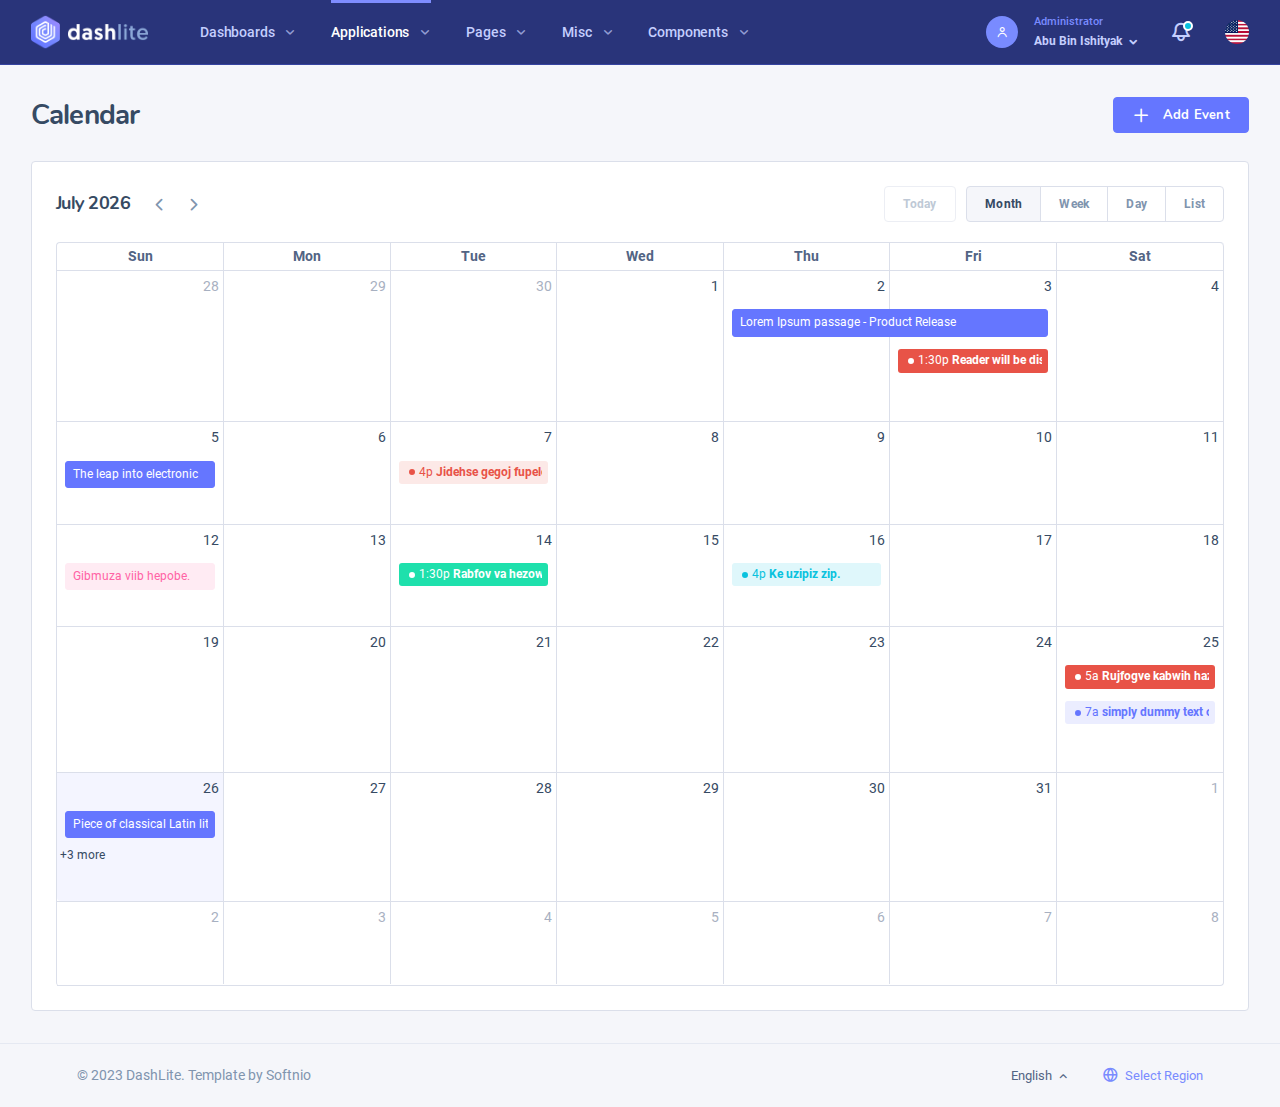
<file: html/apps-calendar.html>
<!DOCTYPE html>
<html lang="zxx" class="js">

<head>
    <base href="../">
    <meta charset="utf-8">
    <meta name="author" content="Softnio">
    <meta name="viewport" content="width=device-width, initial-scale=1, shrink-to-fit=no">
    <meta name="description" content="A powerful and conceptual apps base dashboard template that especially build for developers and programmers.">
    <!-- Fav Icon  -->
    <link rel="shortcut icon" href="./images/favicon.png">
    <!-- Page Title  -->
    <title>Calendar | DashLite Admin Template</title>
    <!-- StyleSheets  -->
    <link rel="stylesheet" href="./assets/css/dashlite.css?ver=3.2.3">
    <link id="skin-default" rel="stylesheet" href="./assets/css/theme.css?ver=3.2.3">
</head>

<body class="nk-body npc-invest bg-lighter ">
    <div class="nk-app-root">
        <!-- wrap @s -->
        <div class="nk-wrap ">
            <!-- main header @s -->
            <div class="nk-header nk-header-fluid is-theme">
                <div class="container-xl wide-xl">
                    <div class="nk-header-wrap">
                        <div class="nk-menu-trigger me-sm-2 d-lg-none">
                            <a href="#" class="nk-nav-toggle nk-quick-nav-icon" data-target="headerNav"><em class="icon ni ni-menu"></em></a>
                        </div>
                        <div class="nk-header-brand">
                            <a href="html/index.html" class="logo-link">
                                <img class="logo-light logo-img" src="./images/logo.png" srcset="./images/logo2x.png 2x" alt="logo">
                                <img class="logo-dark logo-img" src="./images/logo-dark.png" srcset="./images/logo-dark2x.png 2x" alt="logo-dark">
                            </a>
                        </div><!-- .nk-header-brand -->
                        <div class="nk-header-menu" data-content="headerNav">
                            <div class="nk-header-mobile">
                                <div class="nk-header-brand">
                                    <a href="html/index.html" class="logo-link">
                                        <img class="logo-light logo-img" src="./images/logo.png" srcset="./images/logo2x.png 2x" alt="logo">
                                        <img class="logo-dark logo-img" src="./images/logo-dark.png" srcset="./images/logo-dark2x.png 2x" alt="logo-dark">
                                    </a>
                                </div>
                                <div class="nk-menu-trigger me-n2">
                                    <a href="#" class="nk-nav-toggle nk-quick-nav-icon" data-target="headerNav"><em class="icon ni ni-arrow-left"></em></a>
                                </div>
                            </div>
                            <ul class="nk-menu nk-menu-main ui-s2">
                                <li class="nk-menu-item has-sub">
                                    <a href="#" class="nk-menu-link nk-menu-toggle">
                                        <span class="nk-menu-text">Dashboards</span>
                                    </a>
                                    <ul class="nk-menu-sub">
                                        <li class="nk-menu-item">
                                            <a href="html/index.html" class="nk-menu-link">
                                                <span class="nk-menu-text">Default Dashboard</span>
                                            </a>
                                        </li><!-- .nk-menu-item -->
                                        <li class="nk-menu-item">
                                            <a href="html/index-sales.html" class="nk-menu-link">
                                                <span class="nk-menu-text">Sales Dashboard</span>
                                            </a>
                                        </li><!-- .nk-menu-item -->
                                        <li class="nk-menu-item">
                                            <a href="html/index-crypto.html" class="nk-menu-link">
                                                <span class="nk-menu-text">Crypto Dashboard</span>
                                            </a>
                                        </li><!-- .nk-menu-item -->
                                        <li class="nk-menu-item">
                                            <a href="html/index-analytics.html" class="nk-menu-link">
                                                <span class="nk-menu-text">Analytics Dashboard</span>
                                            </a>
                                        </li><!-- .nk-menu-item -->
                                        <li class="nk-menu-heading">
                                            <h6 class="overline-title text-primary">Use-Case Concept</h6>
                                        </li><!-- .nk-menu-item -->
                                        <li class="nk-menu-item">
                                            <a href="html/invest/index.html" class="nk-menu-link" target="_blank">
                                                <span class="nk-menu-text">Investment Panel</span>
                                                <span class="nk-menu-badge">HOT</span>
                                            </a>
                                        </li><!-- .nk-menu-item -->
                                    </ul><!-- .nk-menu-sub -->
                                </li><!-- .nk-menu-item -->
                                <li class="nk-menu-item has-sub">
                                    <a href="#" class="nk-menu-link nk-menu-toggle">
                                        <span class="nk-menu-text">Applications</span>
                                    </a>
                                    <ul class="nk-menu-sub">
                                        <li class="nk-menu-item">
                                            <a href="html/apps-messages.html" class="nk-menu-link"><span class="nk-menu-text">Messages</span></a>
                                        </li>
                                        <li class="nk-menu-item">
                                            <a href="html/apps-inbox.html" class="nk-menu-link"><span class="nk-menu-text">Inbox / Mail</span></a>
                                        </li>
                                        <li class="nk-menu-item">
                                            <a href="html/apps-file-manager.html" class="nk-menu-link"><span class="nk-menu-text">File Manager</span></a>
                                        </li>
                                        <li class="nk-menu-item">
                                            <a href="html/apps-chats.html" class="nk-menu-link"><span class="nk-menu-text">Chats / Messenger</span></a>
                                        </li>
                                        <li class="nk-menu-item">
                                            <a href="html/apps-calendar.html" class="nk-menu-link"><span class="nk-menu-text">Calendar</span></a>
                                        </li>
                                        <li class="nk-menu-item">
                                            <a href="html/apps-kanban.html" class="nk-menu-link"><span class="nk-menu-text">Kanban Board</span></a>
                                        </li>
                                    </ul><!-- .nk-menu-sub -->
                                </li><!-- .nk-menu-item -->
                                <li class="nk-menu-item has-sub">
                                    <a href="#" class="nk-menu-link nk-menu-toggle">
                                        <span class="nk-menu-text">Pages</span>
                                    </a>
                                    <ul class="nk-menu-sub">
                                        <li class="nk-menu-item has-sub">
                                            <a href="#" class="nk-menu-link nk-menu-toggle">
                                                <span class="nk-menu-text">Projects</span>
                                            </a>
                                            <ul class="nk-menu-sub">
                                                <li class="nk-menu-item">
                                                    <a href="html/project-card.html" class="nk-menu-link"><span class="nk-menu-text">Project Cards</span></a>
                                                </li>
                                                <li class="nk-menu-item">
                                                    <a href="html/project-list.html" class="nk-menu-link"><span class="nk-menu-text">Project List</span></a>
                                                </li>
                                            </ul><!-- .nk-menu-sub -->
                                        </li><!-- .nk-menu-item -->
                                        <li class="nk-menu-item has-sub">
                                            <a href="#" class="nk-menu-link nk-menu-toggle">
                                                <span class="nk-menu-text">User Manage</span>
                                            </a>
                                            <ul class="nk-menu-sub">
                                                <li class="nk-menu-item">
                                                    <a href="html/user-list-regular.html" class="nk-menu-link"><span class="nk-menu-text">User List - Regular</span></a>
                                                </li>
                                                <li class="nk-menu-item">
                                                    <a href="html/user-list-compact.html" class="nk-menu-link"><span class="nk-menu-text">User List - Compact</span></a>
                                                </li>
                                                <li class="nk-menu-item">
                                                    <a href="html/user-details-regular.html" class="nk-menu-link"><span class="nk-menu-text">User Details - Regular</span></a>
                                                </li>
                                                <li class="nk-menu-item">
                                                    <a href="html/user-profile-regular.html" class="nk-menu-link"><span class="nk-menu-text">User Profile - Regular</span></a>
                                                </li>
                                                <li class="nk-menu-item">
                                                    <a href="html/user-card.html" class="nk-menu-link"><span class="nk-menu-text">User Contact - Card</span> </a>
                                                </li>
                                            </ul><!-- .nk-menu-sub -->
                                        </li><!-- .nk-menu-item -->
                                        <li class="nk-menu-item has-sub">
                                            <a href="#" class="nk-menu-link nk-menu-toggle">
                                                <span class="nk-menu-icon"><em class="icon ni ni-user-list"></em></span>
                                                <span class="nk-menu-text">Customers</span>
                                            </a>
                                            <ul class="nk-menu-sub">
                                                <li class="nk-menu-item">
                                                    <a href="html/customer-list.html" class="nk-menu-link"><span class="nk-menu-text">Customer List</span></a>
                                                </li>
                                                <li class="nk-menu-item">
                                                    <a href="html/customer-details.html" class="nk-menu-link"><span class="nk-menu-text">Customer Details</span></a>
                                                </li>
                                            </ul><!-- .nk-menu-sub -->
                                        </li><!-- .nk-menu-item -->
                                        <li class="nk-menu-item has-sub">
                                            <a href="#" class="nk-menu-link nk-menu-toggle">
                                                <span class="nk-menu-text">AML / KYCs</span>
                                            </a>
                                            <ul class="nk-menu-sub">
                                                <li class="nk-menu-item">
                                                    <a href="html/kyc-list-regular.html" class="nk-menu-link"><span class="nk-menu-text">KYC List - Regular</span></a>
                                                </li>
                                                <li class="nk-menu-item">
                                                    <a href="html/kyc-details-regular.html" class="nk-menu-link"><span class="nk-menu-text">KYC Details - Regular</span></a>
                                                </li>
                                            </ul><!-- .nk-menu-sub -->
                                        </li><!-- .nk-menu-item -->
                                        <li class="nk-menu-item has-sub">
                                            <a href="#" class="nk-menu-link nk-menu-toggle">
                                                <span class="nk-menu-text">Transactions</span>
                                            </a>
                                            <ul class="nk-menu-sub">
                                                <li class="nk-menu-item">
                                                    <a href="html/transaction-basic.html" class="nk-menu-link"><span class="nk-menu-text">Tranx List - Basic</span></a>
                                                </li>
                                                <li class="nk-menu-item">
                                                    <a href="html/transaction-crypto.html" class="nk-menu-link"><span class="nk-menu-text">Tranx List - Crypto</span></a>
                                                </li>
                                            </ul><!-- .nk-menu-sub -->
                                        </li><!-- .nk-menu-item -->
                                        <li class="nk-menu-item has-sub">
                                            <a href="#" class="nk-menu-link nk-menu-toggle">
                                                <span class="nk-menu-text">Invoice</span>
                                            </a>
                                            <ul class="nk-menu-sub">
                                                <li class="nk-menu-item">
                                                    <a href="html/invoice-list.html" class="nk-menu-link"><span class="nk-menu-text">Invoice List</span></a>
                                                </li>
                                                <li class="nk-menu-item">
                                                    <a href="html/invoice-details.html" class="nk-menu-link"><span class="nk-menu-text">Invoice Details</span></a>
                                                </li>
                                            </ul><!-- .nk-menu-sub -->
                                        </li><!-- .nk-menu-item -->
                                        <li class="nk-menu-item has-sub">
                                            <a href="#" class="nk-menu-link nk-menu-toggle">
                                                <span class="nk-menu-text">Products</span>
                                            </a>
                                            <ul class="nk-menu-sub">
                                                <li class="nk-menu-item">
                                                    <a href="html/product-list.html" class="nk-menu-link"><span class="nk-menu-text">Product List</span></a>
                                                </li>
                                                <li class="nk-menu-item">
                                                    <a href="html/product-card.html" class="nk-menu-link"><span class="nk-menu-text">Product Card</span></a>
                                                </li>
                                                <li class="nk-menu-item">
                                                    <a href="html/product-details.html" class="nk-menu-link"><span class="nk-menu-text">Product Details</span></a>
                                                </li>
                                            </ul><!-- .nk-menu-sub -->
                                        </li><!-- .nk-menu-item -->
                                        <li class="nk-menu-item">
                                            <a href="html/pricing-table.html" class="nk-menu-link">
                                                <span class="nk-menu-text">Pricing Table</span>
                                            </a>
                                        </li><!-- .nk-menu-item -->
                                        <li class="nk-menu-item">
                                            <a href="html/gallery.html" class="nk-menu-link">
                                                <span class="nk-menu-text">Image Gallery</span>
                                            </a>
                                        </li><!-- .nk-menu-item -->
                                        <li class="nk-menu-item">
                                            <a href="html/pages/regular-v1.html" class="nk-menu-link"><span class="nk-menu-text">Regular Page - v1</span></a>
                                        </li><!-- .nk-menu-item -->
                                        <li class="nk-menu-item">
                                            <a href="html/pages/regular-v2.html" class="nk-menu-link"><span class="nk-menu-text">Regular Page - v2</span></a>
                                        </li><!-- .nk-menu-item -->
                                        <li class="nk-menu-item">
                                            <a href="html/pages/faqs.html" class="nk-menu-link"><span class="nk-menu-text">Faqs / Help</span></a>
                                        </li><!-- .nk-menu-item -->
                                    </ul><!-- .nk-menu-sub -->
                                </li><!-- .nk-menu-item -->
                                <li class="nk-menu-item has-sub">
                                    <a href="#" class="nk-menu-link nk-menu-toggle">
                                        <span class="nk-menu-text">Misc</span>
                                    </a>
                                    <ul class="nk-menu-sub">
                                        <li class="nk-menu-item has-sub">
                                            <a href="#" class="nk-menu-link nk-menu-toggle">
                                                <span class="nk-menu-text">Auth Pages</span>
                                            </a>
                                            <ul class="nk-menu-sub">
                                                <li class="nk-menu-item">
                                                    <a href="html/pages/auths/auth-login.html" class="nk-menu-link" target="_blank"><span class="nk-menu-text">Login / Signin</span></a>
                                                </li>
                                                <li class="nk-menu-item">
                                                    <a href="html/pages/auths/auth-register.html" class="nk-menu-link" target="_blank"><span class="nk-menu-text">Register / Signup</span></a>
                                                </li>
                                                <li class="nk-menu-item">
                                                    <a href="html/pages/auths/auth-reset.html" class="nk-menu-link" target="_blank"><span class="nk-menu-text">Forgot Password</span></a>
                                                </li>
                                                <li class="nk-menu-item">
                                                    <a href="html/pages/auths/auth-success.html" class="nk-menu-link" target="_blank"><span class="nk-menu-text">Success / Confirm</span></a>
                                                </li>
                                                <li class="nk-menu-item has-sub">
                                                    <a href="#" class="nk-menu-link nk-menu-toggle"><span class="nk-menu-text">Classic Version - v2</span></a>
                                                    <ul class="nk-menu-sub">
                                                        <li class="nk-menu-item">
                                                            <a href="html/pages/auths/auth-login-v2.html" class="nk-menu-link" target="_blank"><span class="nk-menu-text">Login / Signin</span></a>
                                                        </li>
                                                        <li class="nk-menu-item">
                                                            <a href="html/pages/auths/auth-register-v2.html" class="nk-menu-link" target="_blank"><span class="nk-menu-text">Register / Signup</span></a>
                                                        </li>
                                                        <li class="nk-menu-item">
                                                            <a href="html/pages/auths/auth-reset-v2.html" class="nk-menu-link" target="_blank"><span class="nk-menu-text">Forgot Password</span></a>
                                                        </li>
                                                        <li class="nk-menu-item">
                                                            <a href="html/pages/auths/auth-success-v2.html" class="nk-menu-link" target="_blank"><span class="nk-menu-text">Success / Confirm</span></a>
                                                        </li>
                                                    </ul>
                                                </li>
                                                <li class="nk-menu-item has-sub">
                                                    <a href="#" class="nk-menu-link nk-menu-toggle"><span class="nk-menu-text">No Slider Version - v3</span></a>
                                                    <ul class="nk-menu-sub">
                                                        <li class="nk-menu-item">
                                                            <a href="html/pages/auths/auth-login-v3.html" class="nk-menu-link" target="_blank"><span class="nk-menu-text">Login / Signin</span></a>
                                                        </li>
                                                        <li class="nk-menu-item">
                                                            <a href="html/pages/auths/auth-register-v3.html" class="nk-menu-link" target="_blank"><span class="nk-menu-text">Register / Signup</span></a>
                                                        </li>
                                                        <li class="nk-menu-item">
                                                            <a href="html/pages/auths/auth-reset-v3.html" class="nk-menu-link" target="_blank"><span class="nk-menu-text">Forgot Password</span></a>
                                                        </li>
                                                        <li class="nk-menu-item">
                                                            <a href="html/pages/auths/auth-success-v3.html" class="nk-menu-link" target="_blank"><span class="nk-menu-text">Success / Confirm</span></a>
                                                        </li>
                                                    </ul>
                                                </li>
                                            </ul><!-- .nk-menu-sub -->
                                        </li><!-- .nk-menu-item -->
                                        <li class="nk-menu-item has-sub">
                                            <a href="#" class="nk-menu-link nk-menu-toggle">
                                                <span class="nk-menu-text">Error Pages</span>
                                            </a>
                                            <ul class="nk-menu-sub">
                                                <li class="nk-menu-item">
                                                    <a href="html/pages/errors/404-classic.html" target="_blank" class="nk-menu-link"><span class="nk-menu-text">404 Classic</span></a>
                                                </li>
                                                <li class="nk-menu-item">
                                                    <a href="html/pages/errors/504-classic.html" target="_blank" class="nk-menu-link"><span class="nk-menu-text">504 Classic</span></a>
                                                </li>
                                                <li class="nk-menu-item">
                                                    <a href="html/pages/errors/404-s1.html" target="_blank" class="nk-menu-link"><span class="nk-menu-text">404 Modern</span></a>
                                                </li>
                                                <li class="nk-menu-item">
                                                    <a href="html/pages/errors/504-s1.html" target="_blank" class="nk-menu-link"><span class="nk-menu-text">504 Modern</span></a>
                                                </li>
                                            </ul><!-- .nk-menu-sub -->
                                        </li><!-- .nk-menu-item -->
                                        <li class="nk-menu-item">
                                            <a href="html/_blank.html" class="nk-menu-link"><span class="nk-menu-text">Blank / Startup</span></a>
                                        </li>
                                        <li class="nk-menu-item">
                                            <a href="html/pages/terms-policy.html" class="nk-menu-link"><span class="nk-menu-text">Terms / Policy</span></a>
                                        </li>
                                    </ul><!-- .nk-menu-sub -->
                                </li><!-- .nk-menu-item -->
                                <li class="nk-menu-item has-sub">
                                    <a href="#" class="nk-menu-link nk-menu-toggle">
                                        <span class="nk-menu-text">Components</span>
                                    </a>
                                    <ul class="nk-menu-sub">
                                        <li class="nk-menu-item has-sub">
                                            <a href="#" class="nk-menu-link nk-menu-toggle">
                                                <span class="nk-menu-text">Ui Elements</span>
                                            </a>
                                            <ul class="nk-menu-sub">
                                                <li class="nk-menu-item">
                                                    <a href="html/components/elements/alerts.html" class="nk-menu-link"><span class="nk-menu-text">Alerts</span></a>
                                                </li>
                                                <li class="nk-menu-item">
                                                    <a href="html/components/elements/accordions.html" class="nk-menu-link"><span class="nk-menu-text">Accordions</span></a>
                                                </li>
                                                <li class="nk-menu-item">
                                                    <a href="html/components/elements/avatar.html" class="nk-menu-link"><span class="nk-menu-text">Avatar</span></a>
                                                </li>
                                                <li class="nk-menu-item">
                                                    <a href="html/components/elements/badges.html" class="nk-menu-link"><span class="nk-menu-text">Badges</span></a>
                                                </li>
                                                <li class="nk-menu-item">
                                                    <a href="html/components/elements/buttons.html" class="nk-menu-link"><span class="nk-menu-text">Buttons</span></a>
                                                </li>
                                                <li class="nk-menu-item">
                                                    <a href="html/components/elements/buttons-group.html" class="nk-menu-link"><span class="nk-menu-text">Button Group</span></a>
                                                </li>
                                                <li class="nk-menu-item">
                                                    <a href="html/components/elements/breadcrumb.html" class="nk-menu-link"><span class="nk-menu-text">Breadcrumb</span></a>
                                                </li>
                                                <li class="nk-menu-item">
                                                    <a href="html/components/elements/cards.html" class="nk-menu-link"><span class="nk-menu-text">Cards</span></a>
                                                </li>
                                                <li class="nk-menu-item">
                                                    <a href="html/components/elements/carousel.html" class="nk-menu-link"><span class="nk-menu-text">Carousel</span></a>
                                                </li>
                                                <li class="nk-menu-item">
                                                    <a href="html/components/elements/list-dropdown.html" class="nk-menu-link"><span class="nk-menu-text">List Dropdown</span></a>
                                                </li>
                                                <li class="nk-menu-item">
                                                    <a href="html/components/elements/modals.html" class="nk-menu-link"><span class="nk-menu-text">Modals</span></a>
                                                </li>
                                                <li class="nk-menu-item">
                                                    <a href="html/components/elements/pagination.html" class="nk-menu-link"><span class="nk-menu-text">Pagination</span></a>
                                                </li>
                                                <li class="nk-menu-item">
                                                    <a href="html/components/elements/popover.html" class="nk-menu-link"><span class="nk-menu-text">Popovers</span></a>
                                                </li>
                                                <li class="nk-menu-item">
                                                    <a href="html/components/elements/progress.html" class="nk-menu-link"><span class="nk-menu-text">Progress</span></a>
                                                </li>
                                                <li class="nk-menu-item">
                                                    <a href="html/components/elements/preloader.html" class="nk-menu-link"><span class="nk-menu-text">Preloader</span> <span class="nk-menu-badge">New</span></a>
                                                </li>
                                                <li class="nk-menu-item">
                                                    <a href="html/components/elements/placeholders.html" class="nk-menu-link"><span class="nk-menu-text">Placeholders</span> <span class="nk-menu-badge">New</span></a>
                                                </li>
                                                <li class="nk-menu-item">
                                                    <a href="html/components/elements/spinner.html" class="nk-menu-link"><span class="nk-menu-text">Spinner</span></a>
                                                </li>
                                                <li class="nk-menu-item">
                                                    <a href="html/components/elements/tabs.html" class="nk-menu-link"><span class="nk-menu-text">Tabs</span></a>
                                                </li>
                                                <li class="nk-menu-item">
                                                    <a href="html/components/elements/toast.html" class="nk-menu-link"><span class="nk-menu-text">Toasts</span></a>
                                                </li>
                                                <li class="nk-menu-item">
                                                    <a href="html/components/elements/tooltip.html" class="nk-menu-link"><span class="nk-menu-text">Tooltip</span></a>
                                                </li>
                                                <li class="nk-menu-item">
                                                    <a href="html/components/elements/typography.html" class="nk-menu-link"><span class="nk-menu-text">Typography</span></a>
                                                </li>
                                            </ul><!-- .nk-menu-sub -->
                                        </li><!-- .nk-menu-item -->
                                        <li class="nk-menu-item has-sub">
                                            <a href="#" class="nk-menu-link nk-menu-toggle"><span class="nk-menu-text">Utilities</span></a>
                                            <ul class="nk-menu-sub">
                                                <li class="nk-menu-item"><a href="html/components/elements/util-border.html" class="nk-menu-link"><span class="nk-menu-text">Border</span></a></li>
                                                <li class="nk-menu-item"><a href="html/components/elements/util-colors.html" class="nk-menu-link"><span class="nk-menu-text">Colors</span></a></li>
                                                <li class="nk-menu-item"><a href="html/components/elements/util-display.html" class="nk-menu-link"><span class="nk-menu-text">Display</span></a></li>
                                                <li class="nk-menu-item"><a href="html/components/elements/util-embeded.html" class="nk-menu-link"><span class="nk-menu-text">Embeded</span></a></li>
                                                <li class="nk-menu-item"><a href="html/components/elements/util-flex.html" class="nk-menu-link"><span class="nk-menu-text">Flex</span></a></li>
                                                <li class="nk-menu-item"><a href="html/components/elements/util-text.html" class="nk-menu-link"><span class="nk-menu-text">Text</span></a></li>
                                                <li class="nk-menu-item"><a href="html/components/elements/util-sizing.html" class="nk-menu-link"><span class="nk-menu-text">Sizing</span></a></li>
                                                <li class="nk-menu-item"><a href="html/components/elements/util-spacing.html" class="nk-menu-link"><span class="nk-menu-text">Spacing</span></a></li>
                                                <li class="nk-menu-item"><a href="html/components/elements/util-others.html" class="nk-menu-link"><span class="nk-menu-text">Others</span></a></li>
                                            </ul><!-- .nk-menu-sub -->
                                        </li>
                                        <li class="nk-menu-item has-sub">
                                            <a href="#" class="nk-menu-link nk-menu-toggle">
                                                <span class="nk-menu-text">Forms</span>
                                            </a>
                                            <ul class="nk-menu-sub">
                                                <li class="nk-menu-item">
                                                    <a href="html/components/forms/form-elements.html" class="nk-menu-link"><span class="nk-menu-text">Form Elements</span></a>
                                                </li>
                                                <li class="nk-menu-item">
                                                    <a href="html/components/forms/checkbox-radio.html" class="nk-menu-link"><span class="nk-menu-text">Checkbox Radio</span></a>
                                                </li>
                                                <li class="nk-menu-item">
                                                    <a href="html/components/forms/advanced-controls.html" class="nk-menu-link"><span class="nk-menu-text">Advanced Controls</span></a>
                                                </li>
                                                <li class="nk-menu-item">
                                                    <a href="html/components/forms/input-group.html" class="nk-menu-link"><span class="nk-menu-text">Input Group</span></a>
                                                </li>
                                                <li class="nk-menu-item">
                                                    <a href="html/components/forms/form-upload.html" class="nk-menu-link"><span class="nk-menu-text">Form Upload</span></a>
                                                </li>
                                                <li class="nk-menu-item">
                                                    <a href="html/components/forms/datetime-picker.html" class="nk-menu-link"><span class="nk-menu-text">Date &amp; Time Picker</span></a>
                                                </li>
                                                <li class="nk-menu-item">
                                                    <a href="html/components/forms/number-spinner.html" class="nk-menu-link"><span class="nk-menu-text">Number Spinner</span></a>
                                                </li>
                                                <li class="nk-menu-item">
                                                    <a href="html/components/forms/nouislider.html" class="nk-menu-link"><span class="nk-menu-text">noUiSlider</span></a>
                                                </li>
                                                <li class="nk-menu-item">
                                                    <a href="html/components/forms/form-layouts.html" class="nk-menu-link"><span class="nk-menu-text">Form Layouts</span></a>
                                                </li>
                                                <li class="nk-menu-item">
                                                    <a href="html/components/forms/form-validation.html" class="nk-menu-link"><span class="nk-menu-text">Form Validation</span></a>
                                                </li>
                                                <li class="nk-menu-item">
                                                    <a href="#" class="nk-menu-link nk-menu-toggle"><span class="nk-menu-text">Wizard</span></a>
                                                    <ul class="nk-menu-sub">
                                                        <li class="nk-menu-item"><a href="html/components/forms/form-wizard.html" class="nk-menu-link"><span class="nk-menu-text">Basic Demo</span></a></li>
                                                        <li class="nk-menu-item"><a href="html/components/forms/wizard/create-project.html" class="nk-menu-link"><span class="nk-menu-text">Create Project</span></a></li>
                                                        <li class="nk-menu-item"><a href="html/components/forms/wizard/create-profile.html" class="nk-menu-link"><span class="nk-menu-text">Create Profile</span></a></li>
                                                        <li class="nk-menu-item"><a href="html/components/forms/wizard/two-factor-auth.html" class="nk-menu-link"><span class="nk-menu-text">Two Factor Auth</span></a></li>
                                                        <li class="nk-menu-item"><a target="_blank" href="html/components/forms/wizard/survey-v1.html" class="nk-menu-link"><span class="nk-menu-text">Survey</span></a></li>
                                                        <li class="nk-menu-item"><a target="_blank" href="html/components/forms/wizard/survey-v2.html" class="nk-menu-link"><span class="nk-menu-text">Survey v2</span></a></li>
                                                    </ul><!-- .nk-menu-sub -->
                                                </li>
                                                <li class="nk-menu-heading">
                                                    <h6 class="overline-title text-primary">Rich Editor</h6>
                                                </li><!-- .nk-menu-item -->
                                                <li class="nk-menu-item"><a href="html/components/forms/form-summernote.html" class="nk-menu-link"><span class="nk-menu-text">Summernote</span></a></li>
                                                <li class="nk-menu-item"><a href="html/components/forms/form-quill.html" class="nk-menu-link"><span class="nk-menu-text">Quill</span></a></li>
                                                <li class="nk-menu-item"><a href="html/components/forms/form-tinymce.html" class="nk-menu-link"><span class="nk-menu-text">Tinymce</span></a></li>
                                            </ul><!-- .nk-menu-sub -->
                                        </li><!-- .nk-menu-item -->
                                        <li class="nk-menu-item has-sub">
                                            <a href="#" class="nk-menu-link nk-menu-toggle">
                                                <span class="nk-menu-text">Crafted Icons</span>
                                            </a>
                                            <ul class="nk-menu-sub">
                                                <li class="nk-menu-item">
                                                    <a href="html/components/misc/svg-icons.html" class="nk-menu-link">
                                                        <span class="nk-menu-text">SVG Icon - Exclusive</span>
                                                    </a>
                                                </li>
                                                <li class="nk-menu-item">
                                                    <a href="html/components/misc/nioicon.html" class="nk-menu-link">
                                                        <span class="nk-menu-text">Nioicon - HandCrafted</span>
                                                    </a>
                                                </li>
                                            </ul><!-- .nk-menu-sub -->
                                        </li><!-- .nk-menu-item -->
                                        <li class="nk-menu-item">
                                            <a href="html/components/misc/icons.html" class="nk-menu-link">
                                                <span class="nk-menu-text">Icon Libraries</span>
                                            </a>
                                        </li><!-- .nk-menu-item -->
                                        <li class="nk-menu-item has-sub">
                                            <a href="#" class="nk-menu-link nk-menu-toggle">
                                                <span class="nk-menu-text">Tables</span>
                                            </a>
                                            <ul class="nk-menu-sub">
                                                <li class="nk-menu-item">
                                                    <a href="html/components/tables/table-basic.html" class="nk-menu-link"><span class="nk-menu-text">Basic Tables</span></a>
                                                </li>
                                                <li class="nk-menu-item">
                                                    <a href="html/components/tables/table-special.html" class="nk-menu-link"><span class="nk-menu-text">Special Tables</span></a>
                                                </li>
                                                <li class="nk-menu-item">
                                                    <a href="html/components/tables/table-datatable.html" class="nk-menu-link"><span class="nk-menu-text">DataTables</span></a>
                                                </li>
                                            </ul><!-- .nk-menu-sub -->
                                        </li><!-- .nk-menu-item -->
                                        <li class="nk-menu-item has-sub">
                                            <a href="#" class="nk-menu-link nk-menu-toggle">
                                                <span class="nk-menu-text">Charts</span>
                                            </a>
                                            <ul class="nk-menu-sub">
                                                <li class="nk-menu-item">
                                                    <a href="html/components/charts/chartjs.html" class="nk-menu-link"><span class="nk-menu-text">Chart JS</span></a>
                                                </li>
                                                <li class="nk-menu-item">
                                                    <a href="html/components/charts/knob.html" class="nk-menu-link"><span class="nk-menu-text">Knob JS</span></a>
                                                </li>
                                            </ul><!-- .nk-menu-sub -->
                                        </li><!-- .nk-menu-item -->
                                        <li class="nk-menu-item has-sub">
                                            <a href="#" class="nk-menu-link nk-menu-toggle">
                                                <span class="nk-menu-text">Widgets</span>
                                            </a>
                                            <ul class="nk-menu-sub">
                                                <li class="nk-menu-item">
                                                    <a href="html/components/widgets/cards.html" class="nk-menu-link"><span class="nk-menu-text">Card Widgets</span></a>
                                                </li><!-- .nk-menu-item -->
                                                <li class="nk-menu-item">
                                                    <a href="html/components/widgets/charts.html" class="nk-menu-link"><span class="nk-menu-text">Chart Widgets</span></a>
                                                </li><!-- .nk-menu-item -->
                                                <li class="nk-menu-item">
                                                    <a href="html/components/widgets/ratings.html" class="nk-menu-link"><span class="nk-menu-text">Ratings</span></a>
                                                </li><!-- .nk-menu-item -->
                                            </ul><!-- .nk-menu-sub -->
                                        </li><!-- .nk-menu-item -->
                                        <li class="nk-menu-item has-sub">
                                            <a href="#" class="nk-menu-link nk-menu-toggle">
                                                <span class="nk-menu-text">Miscellaneous</span>
                                            </a>
                                            <ul class="nk-menu-sub">
                                                <li class="nk-menu-item">
                                                    <a href="html/components/misc/slick-sliders.html" class="nk-menu-link"><span class="nk-menu-text">Slick Slider</span></a>
                                                </li><!-- .nk-menu-item -->
                                                <li class="nk-menu-item">
                                                    <a href="html/components/misc/toastr.html" class="nk-menu-link"><span class="nk-menu-text">Toastr</span></a>
                                                </li><!-- .nk-menu-item -->
                                                <li class="nk-menu-item">
                                                    <a href="html/components/misc/sweet-alert.html" class="nk-menu-link"><span class="nk-menu-text">Sweet Alert</span></a>
                                                </li><!-- .nk-menu-item -->
                                                <li class="nk-menu-item">
                                                    <a href="html/components/misc/js-tree.html" class="nk-menu-link"><span class="nk-menu-text">jsTree</span></a>
                                                </li><!-- .nk-menu-item -->
                                                <li class="nk-menu-item">
                                                    <a href="html/components/misc/dual-listbox.html" class="nk-menu-link"><span class="nk-menu-text">Dual Listbox</span></a>
                                                </li><!-- .nk-menu-item -->
                                                <li class="nk-menu-item">
                                                    <a href="html/components/misc/dragula.html" class="nk-menu-link"><span class="nk-menu-text">Dragula</span></a>
                                                </li><!-- .nk-menu-item -->
                                                <li class="nk-menu-item">
                                                    <a href="html/components/misc/map.html" class="nk-menu-link"><span class="nk-menu-text">Google Map</span></a>
                                                </li><!-- .nk-menu-item -->
                                            </ul><!-- .nk-menu-sub -->
                                        </li><!-- .nk-menu-item -->
                                        <li class="nk-menu-item">
                                            <a href="html/email-templates.html" class="nk-menu-link">
                                                <span class="nk-menu-text">Email Template</span>
                                            </a>
                                        </li>
                                    </ul><!-- .nk-menu-sub -->
                                </li><!-- .nk-menu-item -->
                            </ul><!-- .nk-menu -->
                        </div><!-- .nk-header-menu -->
                        <div class="nk-header-tools">
                            <ul class="nk-quick-nav">
                                <li class="dropdown notification-dropdown">
                                    <a href="#" class="dropdown-toggle nk-quick-nav-icon" data-bs-toggle="dropdown">
                                        <div class="icon-status icon-status-info"><em class="icon ni ni-bell"></em></div>
                                    </a>
                                    <div class="dropdown-menu dropdown-menu-xl dropdown-menu-end dropdown-menu-s1">
                                        <div class="dropdown-head">
                                            <span class="sub-title nk-dropdown-title">Notifications</span>
                                            <a href="#">Mark All as Read</a>
                                        </div>
                                        <div class="dropdown-body">
                                            <div class="nk-notification">
                                                <div class="nk-notification-item dropdown-inner">
                                                    <div class="nk-notification-icon">
                                                        <em class="icon icon-circle bg-warning-dim ni ni-curve-down-right"></em>
                                                    </div>
                                                    <div class="nk-notification-content">
                                                        <div class="nk-notification-text">You have requested to <span>Widthdrawl</span></div>
                                                        <div class="nk-notification-time">2 hrs ago</div>
                                                    </div>
                                                </div>
                                                <div class="nk-notification-item dropdown-inner">
                                                    <div class="nk-notification-icon">
                                                        <em class="icon icon-circle bg-success-dim ni ni-curve-down-left"></em>
                                                    </div>
                                                    <div class="nk-notification-content">
                                                        <div class="nk-notification-text">Your <span>Deposit Order</span> is placed</div>
                                                        <div class="nk-notification-time">2 hrs ago</div>
                                                    </div>
                                                </div>
                                                <div class="nk-notification-item dropdown-inner">
                                                    <div class="nk-notification-icon">
                                                        <em class="icon icon-circle bg-warning-dim ni ni-curve-down-right"></em>
                                                    </div>
                                                    <div class="nk-notification-content">
                                                        <div class="nk-notification-text">You have requested to <span>Widthdrawl</span></div>
                                                        <div class="nk-notification-time">2 hrs ago</div>
                                                    </div>
                                                </div>
                                                <div class="nk-notification-item dropdown-inner">
                                                    <div class="nk-notification-icon">
                                                        <em class="icon icon-circle bg-success-dim ni ni-curve-down-left"></em>
                                                    </div>
                                                    <div class="nk-notification-content">
                                                        <div class="nk-notification-text">Your <span>Deposit Order</span> is placed</div>
                                                        <div class="nk-notification-time">2 hrs ago</div>
                                                    </div>
                                                </div>
                                                <div class="nk-notification-item dropdown-inner">
                                                    <div class="nk-notification-icon">
                                                        <em class="icon icon-circle bg-warning-dim ni ni-curve-down-right"></em>
                                                    </div>
                                                    <div class="nk-notification-content">
                                                        <div class="nk-notification-text">You have requested to <span>Widthdrawl</span></div>
                                                        <div class="nk-notification-time">2 hrs ago</div>
                                                    </div>
                                                </div>
                                                <div class="nk-notification-item dropdown-inner">
                                                    <div class="nk-notification-icon">
                                                        <em class="icon icon-circle bg-success-dim ni ni-curve-down-left"></em>
                                                    </div>
                                                    <div class="nk-notification-content">
                                                        <div class="nk-notification-text">Your <span>Deposit Order</span> is placed</div>
                                                        <div class="nk-notification-time">2 hrs ago</div>
                                                    </div>
                                                </div>
                                            </div><!-- .nk-notification -->
                                        </div><!-- .nk-dropdown-body -->
                                        <div class="dropdown-foot center">
                                            <a href="#">View All</a>
                                        </div>
                                    </div>
                                </li><!-- .dropdown -->
                                <li class="dropdown user-dropdown order-sm-first">
                                    <a href="#" class="dropdown-toggle" data-bs-toggle="dropdown">
                                        <div class="user-toggle">
                                            <div class="user-avatar sm">
                                                <em class="icon ni ni-user-alt"></em>
                                            </div>
                                            <div class="user-info d-none d-xl-block">
                                                <div class="user-status">Administrator</div>
                                                <div class="user-name dropdown-indicator">Abu Bin Ishityak</div>
                                            </div>
                                        </div>
                                    </a>
                                    <div class="dropdown-menu dropdown-menu-md dropdown-menu-end dropdown-menu-s1 is-light">
                                        <div class="dropdown-inner user-card-wrap bg-lighter d-none d-md-block">
                                            <div class="user-card">
                                                <div class="user-avatar">
                                                    <span>AB</span>
                                                </div>
                                                <div class="user-info">
                                                    <span class="lead-text">Abu Bin Ishtiyak</span>
                                                    <span class="sub-text">info@softnio.com</span>
                                                </div>
                                                <div class="user-action">
                                                    <a class="btn btn-icon me-n2" href="html/user-profile-setting.html"><em class="icon ni ni-setting"></em></a>
                                                </div>
                                            </div>
                                        </div>
                                        <div class="dropdown-inner user-account-info">
                                            <h6 class="overline-title-alt">Account Balance</h6>
                                            <div class="user-balance">1,494.23 <small class="currency currency-usd">USD</small></div>
                                            <div class="user-balance-sub">Locked <span>15,495.39 <span class="currency currency-usd">USD</span></span></div>
                                            <a href="#" class="link"><span>Withdraw Balance</span> <em class="icon ni ni-wallet-out"></em></a>
                                        </div>
                                        <div class="dropdown-inner">
                                            <ul class="link-list">
                                                <li><a href="html/user-profile-regular.html"><em class="icon ni ni-user-alt"></em><span>View Profile</span></a></li>
                                                <li><a href="html/user-profile-setting.html"><em class="icon ni ni-setting-alt"></em><span>Account Setting</span></a></li>
                                                <li><a href="html/user-profile-activity.html"><em class="icon ni ni-activity-alt"></em><span>Login Activity</span></a></li>
                                                <li><a class="dark-mode-switch" href="#"><em class="icon ni ni-moon"></em><span>Dark Mode</span></a></li>
                                            </ul>
                                        </div>
                                        <div class="dropdown-inner">
                                            <ul class="link-list">
                                                <li><a href="#"><em class="icon ni ni-signout"></em><span>Sign out</span></a></li>
                                            </ul>
                                        </div>
                                    </div>
                                </li><!-- .dropdown -->
                                <li class="dropdown language-dropdown d-none d-sm-flex me-n1">
                                    <a href="#" class="dropdown-toggle nk-quick-nav-icon" data-bs-toggle="dropdown">
                                        <div class="quick-icon">
                                            <img class="icon" src="./images/flags/english-sq.png" alt="">
                                        </div>
                                    </a>
                                    <div class="dropdown-menu dropdown-menu-end dropdown-menu-s1">
                                        <ul class="language-list">
                                            <li>
                                                <a href="#" class="language-item">
                                                    <img src="./images/flags/english.png" alt="" class="language-flag">
                                                    <span class="language-name">English</span>
                                                </a>
                                            </li>
                                            <li>
                                                <a href="#" class="language-item">
                                                    <img src="./images/flags/spanish.png" alt="" class="language-flag">
                                                    <span class="language-name">Español</span>
                                                </a>
                                            </li>
                                            <li>
                                                <a href="#" class="language-item">
                                                    <img src="./images/flags/french.png" alt="" class="language-flag">
                                                    <span class="language-name">Français</span>
                                                </a>
                                            </li>
                                            <li>
                                                <a href="#" class="language-item">
                                                    <img src="./images/flags/turkey.png" alt="" class="language-flag">
                                                    <span class="language-name">Türkçe</span>
                                                </a>
                                            </li>
                                        </ul>
                                    </div>
                                </li><!-- .dropdown -->
                            </ul><!-- .nk-quick-nav -->
                        </div><!-- .nk-header-tools -->
                    </div><!-- .nk-header-wrap -->
                </div><!-- .container-fliud -->
            </div>
            <!-- main header @e -->
            <!-- content @s -->
            <div class="nk-content nk-content-fluid">
                <div class="container-xl wide-xl">
                    <div class="nk-content-inner">
                        <div class="nk-content-body">
                            <div class="nk-block-head nk-block-head-sm">
                                <div class="nk-block-between">
                                    <div class="nk-block-head-content">
                                        <h3 class="nk-block-title page-title">Calendar</h3>
                                    </div><!-- .nk-block-head-content -->
                                    <div class="nk-block-head-content">
                                        <a class="btn btn-primary" data-bs-toggle="modal" href="#addEventPopup"><em class="icon ni ni-plus"></em><span>Add Event</span></a>
                                    </div><!-- .nk-block-head-content -->
                                </div><!-- .nk-block-between -->
                            </div><!-- .nk-block-head -->
                            <div class="nk-block">
                                <div class="card card-bordered">
                                    <div class="card-inner">
                                        <div id="calendar" class="nk-calendar"></div>
                                    </div>
                                </div>
                            </div>
                        </div>
                    </div>
                </div>
            </div>
            <!-- content @e -->
            <!-- footer @s -->
            <div class="nk-footer nk-footer-fluid bg-lighter">
                <div class="container-xl">
                    <div class="nk-footer-wrap">
                        <div class="nk-footer-copyright"> &copy; 2023 DashLite. Template by <a href="https://softnio.com" target="_blank">Softnio</a>
                        </div>
                        <div class="nk-footer-links">
                            <ul class="nav nav-sm">
                                <li class="nav-item dropup">
                                    <a href="#" class="dropdown-toggle dropdown-indicator has-indicator nav-link text-base" data-bs-toggle="dropdown" data-offset="0,10"><span>English</span></a>
                                    <div class="dropdown-menu dropdown-menu-sm dropdown-menu-end">
                                        <ul class="language-list">
                                            <li>
                                                <a href="#" class="language-item">
                                                    <span class="language-name">English</span>
                                                </a>
                                            </li>
                                            <li>
                                                <a href="#" class="language-item">
                                                    <span class="language-name">Español</span>
                                                </a>
                                            </li>
                                            <li>
                                                <a href="#" class="language-item">
                                                    <span class="language-name">Français</span>
                                                </a>
                                            </li>
                                            <li>
                                                <a href="#" class="language-item">
                                                    <span class="language-name">Türkçe</span>
                                                </a>
                                            </li>
                                        </ul>
                                    </div>
                                </li>
                                <li class="nav-item">
                                    <a data-bs-toggle="modal" href="#region" class="nav-link"><em class="icon ni ni-globe"></em><span class="ms-1">Select Region</span></a>
                                </li>
                            </ul>
                        </div>
                    </div>
                </div>
            </div>
            <!-- footer @e -->
        </div>
        <!-- wrap @e -->
    </div>
    <!-- app-root @e -->
    <!-- select region modal -->
    <div class="modal fade" tabindex="-1" role="dialog" id="region">
        <div class="modal-dialog modal-lg" role="document">
            <div class="modal-content">
                <a href="#" class="close" data-bs-dismiss="modal"><em class="icon ni ni-cross-sm"></em></a>
                <div class="modal-body modal-body-md">
                    <h5 class="title mb-4">Select Your Country</h5>
                    <div class="nk-country-region">
                        <ul class="country-list text-center gy-2">
                            <li>
                                <a href="#" class="country-item">
                                    <img src="./images/flags/arg.png" alt="" class="country-flag">
                                    <span class="country-name">Argentina</span>
                                </a>
                            </li>
                            <li>
                                <a href="#" class="country-item">
                                    <img src="./images/flags/aus.png" alt="" class="country-flag">
                                    <span class="country-name">Australia</span>
                                </a>
                            </li>
                            <li>
                                <a href="#" class="country-item">
                                    <img src="./images/flags/bangladesh.png" alt="" class="country-flag">
                                    <span class="country-name">Bangladesh</span>
                                </a>
                            </li>
                            <li>
                                <a href="#" class="country-item">
                                    <img src="./images/flags/canada.png" alt="" class="country-flag">
                                    <span class="country-name">Canada <small>(English)</small></span>
                                </a>
                            </li>
                            <li>
                                <a href="#" class="country-item">
                                    <img src="./images/flags/china.png" alt="" class="country-flag">
                                    <span class="country-name">Centrafricaine</span>
                                </a>
                            </li>
                            <li>
                                <a href="#" class="country-item">
                                    <img src="./images/flags/china.png" alt="" class="country-flag">
                                    <span class="country-name">China</span>
                                </a>
                            </li>
                            <li>
                                <a href="#" class="country-item">
                                    <img src="./images/flags/french.png" alt="" class="country-flag">
                                    <span class="country-name">France</span>
                                </a>
                            </li>
                            <li>
                                <a href="#" class="country-item">
                                    <img src="./images/flags/germany.png" alt="" class="country-flag">
                                    <span class="country-name">Germany</span>
                                </a>
                            </li>
                            <li>
                                <a href="#" class="country-item">
                                    <img src="./images/flags/iran.png" alt="" class="country-flag">
                                    <span class="country-name">Iran</span>
                                </a>
                            </li>
                            <li>
                                <a href="#" class="country-item">
                                    <img src="./images/flags/italy.png" alt="" class="country-flag">
                                    <span class="country-name">Italy</span>
                                </a>
                            </li>
                            <li>
                                <a href="#" class="country-item">
                                    <img src="./images/flags/mexico.png" alt="" class="country-flag">
                                    <span class="country-name">México</span>
                                </a>
                            </li>
                            <li>
                                <a href="#" class="country-item">
                                    <img src="./images/flags/philipine.png" alt="" class="country-flag">
                                    <span class="country-name">Philippines</span>
                                </a>
                            </li>
                            <li>
                                <a href="#" class="country-item">
                                    <img src="./images/flags/portugal.png" alt="" class="country-flag">
                                    <span class="country-name">Portugal</span>
                                </a>
                            </li>
                            <li>
                                <a href="#" class="country-item">
                                    <img src="./images/flags/s-africa.png" alt="" class="country-flag">
                                    <span class="country-name">South Africa</span>
                                </a>
                            </li>
                            <li>
                                <a href="#" class="country-item">
                                    <img src="./images/flags/spanish.png" alt="" class="country-flag">
                                    <span class="country-name">Spain</span>
                                </a>
                            </li>
                            <li>
                                <a href="#" class="country-item">
                                    <img src="./images/flags/switzerland.png" alt="" class="country-flag">
                                    <span class="country-name">Switzerland</span>
                                </a>
                            </li>
                            <li>
                                <a href="#" class="country-item">
                                    <img src="./images/flags/uk.png" alt="" class="country-flag">
                                    <span class="country-name">United Kingdom</span>
                                </a>
                            </li>
                            <li>
                                <a href="#" class="country-item">
                                    <img src="./images/flags/english.png" alt="" class="country-flag">
                                    <span class="country-name">United State</span>
                                </a>
                            </li>
                        </ul>
                    </div>
                </div>
            </div><!-- .modal-content -->
        </div><!-- .modla-dialog -->
    </div><!-- .modal -->
    <div class="modal fade" id="addEventPopup">
        <div class="modal-dialog modal-md" role="document">
            <div class="modal-content">
                <div class="modal-header">
                    <h5 class="modal-title">Add Events</h5>
                    <a href="#" class="close" data-bs-dismiss="modal" aria-label="Close">
                        <em class="icon ni ni-cross"></em>
                    </a>
                </div>
                <div class="modal-body">
                    <form action="#" id="addEventForm" class="form-validate is-alter">
                        <div class="row gx-4 gy-3">
                            <div class="col-12">
                                <div class="form-group">
                                    <label class="form-label" for="event-title">Event Title</label>
                                    <div class="form-control-wrap">
                                        <input type="text" class="form-control" id="event-title" required>
                                    </div>
                                </div>
                            </div>
                            <div class="col-sm-6">
                                <div class="form-group">
                                    <label class="form-label">Start Date & Time</label>
                                    <div class="row gx-2">
                                        <div class="w-55">
                                            <div class="form-control-wrap">
                                                <div class="form-icon form-icon-left">
                                                    <em class="icon ni ni-calendar"></em>
                                                </div>
                                                <input type="text" id="event-start-date" class="form-control date-picker" data-date-format="yyyy-mm-dd" required>
                                            </div>
                                        </div>
                                        <div class="w-45">
                                            <div class="form-control-wrap">
                                                <div class="form-icon form-icon-left">
                                                    <em class="icon ni ni-clock"></em>
                                                </div>
                                                <input type="text" id="event-start-time" data-time-format="HH:mm:ss" class="form-control time-picker">
                                            </div>
                                        </div>
                                    </div>
                                </div>
                            </div>
                            <div class="col-sm-6">
                                <div class="form-group">
                                    <label class="form-label">End Date & Time</label>
                                    <div class="row gx-2">
                                        <div class="w-55">
                                            <div class="form-control-wrap">
                                                <div class="form-icon form-icon-left">
                                                    <em class="icon ni ni-calendar"></em>
                                                </div>
                                                <input type="text" id="event-end-date" class="form-control date-picker" data-date-format="yyyy-mm-dd">
                                            </div>
                                        </div>
                                        <div class="w-45">
                                            <div class="form-control-wrap">
                                                <div class="form-icon form-icon-left">
                                                    <em class="icon ni ni-clock"></em>
                                                </div>
                                                <input type="text" id="event-end-time" data-time-format="HH:mm:ss" class="form-control time-picker">
                                            </div>
                                        </div>
                                    </div>
                                </div>
                            </div>
                            <div class="col-12">
                                <div class="form-group">
                                    <label class="form-label" for="event-description">Event Description</label>
                                    <div class="form-control-wrap">
                                        <textarea class="form-control" id="event-description"></textarea>
                                    </div>
                                </div>
                            </div>
                            <div class="col-12">
                                <div class="form-group">
                                    <label class="form-label">Event Category</label>
                                    <div class="form-control-wrap">
                                        <select id="event-theme" class="select-calendar-theme form-control" data-search="on">
                                            <option value="event-primary">Company</option>
                                            <option value="event-success">Seminars </option>
                                            <option value="event-info">Conferences</option>
                                            <option value="event-warning">Meeting</option>
                                            <option value="event-danger">Business dinners</option>
                                            <option value="event-pink">Private</option>
                                            <option value="event-primary-dim">Auctions</option>
                                            <option value="event-success-dim">Networking events</option>
                                            <option value="event-info-dim">Product launches</option>
                                            <option value="event-warning-dim">Fundrising</option>
                                            <option value="event-danger-dim">Sponsored</option>
                                            <option value="event-pink-dim">Sports events</option>
                                        </select>
                                    </div>
                                </div>
                            </div>
                            <div class="col-12">
                                <ul class="d-flex justify-content-between gx-4 mt-1">
                                    <li>
                                        <button id="addEvent" type="submit" class="btn btn-primary">Add Event</button>
                                    </li>
                                    <li>
                                        <button id="resetEvent" data-bs-dismiss="modal" class="btn btn-danger btn-dim">Discard</button>
                                    </li>
                                </ul>
                            </div>
                        </div>
                    </form>
                </div>
            </div>
        </div>
    </div>
    <div class="modal fade" id="editEventPopup">
        <div class="modal-dialog modal-md" role="document">
            <div class="modal-content">
                <div class="modal-header">
                    <h5 class="modal-title">Edit Event</h5>
                    <a href="#" class="close" data-bs-dismiss="modal" aria-label="Close">
                        <em class="icon ni ni-cross"></em>
                    </a>
                </div>
                <div class="modal-body">
                    <form action="#" id="editEventForm" class="form-validate is-alter">
                        <div class="row gx-4 gy-3">
                            <div class="col-12">
                                <div class="form-group">
                                    <label class="form-label" for="edit-event-title">Event Title</label>
                                    <div class="form-control-wrap">
                                        <input type="text" class="form-control" id="edit-event-title" required>
                                    </div>
                                </div>
                            </div>
                            <div class="col-sm-6">
                                <div class="form-group">
                                    <label class="form-label">Start Date & Time</label>
                                    <div class="row gx-2">
                                        <div class="w-55">
                                            <div class="form-control-wrap">
                                                <div class="form-icon form-icon-left">
                                                    <em class="icon ni ni-calendar"></em>
                                                </div>
                                                <input type="text" id="edit-event-start-date" class="form-control date-picker" data-date-format="yyyy-mm-dd" required>
                                            </div>
                                        </div>
                                        <div class="w-45">
                                            <div class="form-control-wrap">
                                                <div class="form-icon form-icon-left">
                                                    <em class="icon ni ni-clock"></em>
                                                </div>
                                                <input type="text" id="edit-event-start-time" data-time-format="HH:mm:ss" class="form-control time-picker">
                                            </div>
                                        </div>
                                    </div>
                                </div>
                            </div>
                            <div class="col-sm-6">
                                <div class="form-group">
                                    <label class="form-label">End Date & Time</label>
                                    <div class="row gx-2">
                                        <div class="w-55">
                                            <div class="form-control-wrap">
                                                <div class="form-icon form-icon-left">
                                                    <em class="icon ni ni-calendar"></em>
                                                </div>
                                                <input type="text" id="edit-event-end-date" class="form-control date-picker" data-date-format="yyyy-mm-dd">
                                            </div>
                                        </div>
                                        <div class="w-45">
                                            <div class="form-control-wrap">
                                                <div class="form-icon form-icon-left">
                                                    <em class="icon ni ni-clock"></em>
                                                </div>
                                                <input type="text" id="edit-event-end-time" data-time-format="HH:mm:ss" class="form-control time-picker">
                                            </div>
                                        </div>
                                    </div>
                                </div>
                            </div>
                            <div class="col-12">
                                <div class="form-group">
                                    <label class="form-label" for="edit-event-description">Event Description</label>
                                    <div class="form-control-wrap">
                                        <textarea class="form-control" id="edit-event-description"></textarea>
                                    </div>
                                </div>
                            </div>
                            <div class="col-12">
                                <div class="form-group">
                                    <label class="form-label">Event Category</label>
                                    <div class="form-control-wrap">
                                        <select id="edit-event-theme" class="select-calendar-theme form-control" data-search="on">
                                            <option value="event-primary">Company</option>
                                            <option value="event-success">Seminars </option>
                                            <option value="event-info">Conferences</option>
                                            <option value="event-warning">Meeting</option>
                                            <option value="event-danger">Business dinners</option>
                                            <option value="event-pink">Private</option>
                                            <option value="event-primary-dim">Auctions</option>
                                            <option value="event-success-dim">Networking events</option>
                                            <option value="event-info-dim">Product launches</option>
                                            <option value="event-warning-dim">Fundrising</option>
                                            <option value="event-danger-dim">Sponsored</option>
                                            <option value="event-pink-dim">Sports events</option>
                                        </select>
                                    </div>
                                </div>
                            </div>
                            <div class="col-12">
                                <ul class="d-flex justify-content-between gx-4 mt-1">
                                    <li>
                                        <button id="updateEvent" type="submit" class="btn btn-primary">Update Event</button>
                                    </li>
                                    <li>
                                        <button data-bs-dismiss="modal" data-bs-toggle="modal" data-bs-target="#deleteEventPopup" class="btn btn-danger btn-dim">Delete</button>
                                    </li>
                                </ul>
                            </div>
                        </div>
                    </form>
                </div>
            </div>
        </div>
    </div>
    <div class="modal fade" id="previewEventPopup">
        <div class="modal-dialog modal-md" role="document">
            <div class="modal-content">
                <div id="preview-event-header" class="modal-header">
                    <h5 id="preview-event-title" class="modal-title">Placeholder Title</h5>
                    <a href="#" class="close" data-bs-dismiss="modal" aria-label="Close">
                        <em class="icon ni ni-cross"></em>
                    </a>
                </div>
                <div class="modal-body">
                    <div class="row gy-3 py-1">
                        <div class="col-sm-6">
                            <h6 class="overline-title">Start Time</h6>
                            <p id="preview-event-start"></p>
                        </div>
                        <div class="col-sm-6" id="preview-event-end-check">
                            <h6 class="overline-title">End Time</h6>
                            <p id="preview-event-end"></p>
                        </div>
                        <div class="col-sm-10" id="preview-event-description-check">
                            <h6 class="overline-title">Description</h6>
                            <p id="preview-event-description"></p>
                        </div>
                    </div>
                    <ul class="d-flex justify-content-between gx-4 mt-3">
                        <li>
                            <button data-bs-dismiss="modal" data-bs-toggle="modal" data-bs-target="#editEventPopup" class="btn btn-primary">Edit Event</button>
                        </li>
                        <li>
                            <button data-bs-dismiss="modal" data-bs-toggle="modal" data-bs-target="#deleteEventPopup" class="btn btn-danger btn-dim">Delete</button>
                        </li>
                    </ul>
                </div>
            </div>
        </div>
    </div>
    <div class="modal fade" id="deleteEventPopup">
        <div class="modal-dialog" role="document">
            <div class="modal-content">
                <div class="modal-body modal-body-lg text-center">
                    <div class="nk-modal py-4">
                        <em class="nk-modal-icon icon icon-circle icon-circle-xxl ni ni-cross bg-danger"></em>
                        <h4 class="nk-modal-title">Are You Sure ?</h4>
                        <div class="nk-modal-text mt-n2">
                            <p class="text-soft">This event data will be removed permanently.</p>
                        </div>
                        <ul class="d-flex justify-content-center gx-4 mt-4">
                            <li>
                                <button data-bs-dismiss="modal" id="deleteEvent" class="btn btn-success">Yes, Delete it</button>
                            </li>
                            <li>
                                <button data-bs-dismiss="modal" data-bs-toggle="modal" data-bs-target="#editEventPopup" class="btn btn-danger btn-dim">Cancel</button>
                            </li>
                        </ul>
                    </div>
                </div><!-- .modal-body -->
            </div>
        </div>
    </div>
    <!-- JavaScript -->
    <script src="./assets/js/bundle.js?ver=3.2.3"></script>
    <script src="./assets/js/scripts.js?ver=3.2.3"></script>
    <script src="./assets/js/libs/fullcalendar.js?ver=3.2.3"></script>
    <script src="./assets/js/apps/calendar.js?ver=3.2.3"></script>
</body>

</html>
</file>
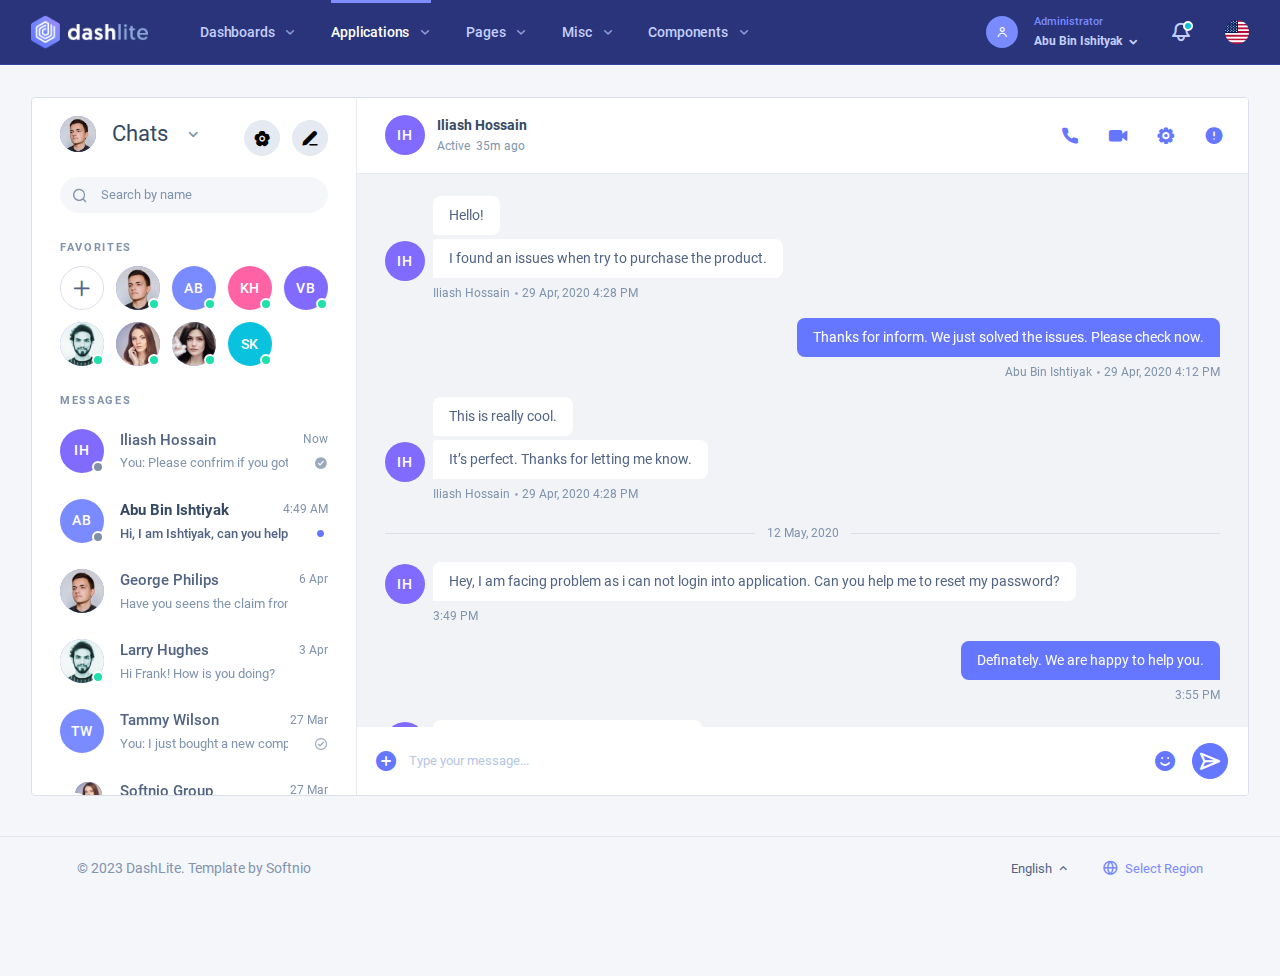
<file: html/apps-chats.html>
<!DOCTYPE html>
<html lang="zxx" class="js">

<head>
    <base href="../">
    <meta charset="utf-8">
    <meta name="author" content="Softnio">
    <meta name="viewport" content="width=device-width, initial-scale=1, shrink-to-fit=no">
    <meta name="description" content="A powerful and conceptual apps base dashboard template that especially build for developers and programmers.">
    <!-- Fav Icon  -->
    <link rel="shortcut icon" href="./images/favicon.png">
    <!-- Page Title  -->
    <title>Chats / Messenger | DashLite Admin Template</title>
    <!-- StyleSheets  -->
    <link rel="stylesheet" href="./assets/css/dashlite.css?ver=3.2.3">
    <link id="skin-default" rel="stylesheet" href="./assets/css/theme.css?ver=3.2.3">
</head>

<body class="nk-body npc-invest bg-lighter ">
    <div class="nk-app-root">
        <!-- wrap @s -->
        <div class="nk-wrap ">
            <!-- main header @s -->
            <div class="nk-header nk-header-fluid is-theme">
                <div class="container-xl wide-xl">
                    <div class="nk-header-wrap">
                        <div class="nk-menu-trigger me-sm-2 d-lg-none">
                            <a href="#" class="nk-nav-toggle nk-quick-nav-icon" data-target="headerNav"><em class="icon ni ni-menu"></em></a>
                        </div>
                        <div class="nk-header-brand">
                            <a href="html/index.html" class="logo-link">
                                <img class="logo-light logo-img" src="./images/logo.png" srcset="./images/logo2x.png 2x" alt="logo">
                                <img class="logo-dark logo-img" src="./images/logo-dark.png" srcset="./images/logo-dark2x.png 2x" alt="logo-dark">
                            </a>
                        </div><!-- .nk-header-brand -->
                        <div class="nk-header-menu" data-content="headerNav">
                            <div class="nk-header-mobile">
                                <div class="nk-header-brand">
                                    <a href="html/index.html" class="logo-link">
                                        <img class="logo-light logo-img" src="./images/logo.png" srcset="./images/logo2x.png 2x" alt="logo">
                                        <img class="logo-dark logo-img" src="./images/logo-dark.png" srcset="./images/logo-dark2x.png 2x" alt="logo-dark">
                                    </a>
                                </div>
                                <div class="nk-menu-trigger me-n2">
                                    <a href="#" class="nk-nav-toggle nk-quick-nav-icon" data-target="headerNav"><em class="icon ni ni-arrow-left"></em></a>
                                </div>
                            </div>
                            <ul class="nk-menu nk-menu-main ui-s2">
                                <li class="nk-menu-item has-sub">
                                    <a href="#" class="nk-menu-link nk-menu-toggle">
                                        <span class="nk-menu-text">Dashboards</span>
                                    </a>
                                    <ul class="nk-menu-sub">
                                        <li class="nk-menu-item">
                                            <a href="html/index.html" class="nk-menu-link">
                                                <span class="nk-menu-text">Default Dashboard</span>
                                            </a>
                                        </li><!-- .nk-menu-item -->
                                        <li class="nk-menu-item">
                                            <a href="html/index-sales.html" class="nk-menu-link">
                                                <span class="nk-menu-text">Sales Dashboard</span>
                                            </a>
                                        </li><!-- .nk-menu-item -->
                                        <li class="nk-menu-item">
                                            <a href="html/index-crypto.html" class="nk-menu-link">
                                                <span class="nk-menu-text">Crypto Dashboard</span>
                                            </a>
                                        </li><!-- .nk-menu-item -->
                                        <li class="nk-menu-item">
                                            <a href="html/index-analytics.html" class="nk-menu-link">
                                                <span class="nk-menu-text">Analytics Dashboard</span>
                                            </a>
                                        </li><!-- .nk-menu-item -->
                                        <li class="nk-menu-heading">
                                            <h6 class="overline-title text-primary">Use-Case Concept</h6>
                                        </li><!-- .nk-menu-item -->
                                        <li class="nk-menu-item">
                                            <a href="html/invest/index.html" class="nk-menu-link" target="_blank">
                                                <span class="nk-menu-text">Investment Panel</span>
                                                <span class="nk-menu-badge">HOT</span>
                                            </a>
                                        </li><!-- .nk-menu-item -->
                                    </ul><!-- .nk-menu-sub -->
                                </li><!-- .nk-menu-item -->
                                <li class="nk-menu-item has-sub">
                                    <a href="#" class="nk-menu-link nk-menu-toggle">
                                        <span class="nk-menu-text">Applications</span>
                                    </a>
                                    <ul class="nk-menu-sub">
                                        <li class="nk-menu-item">
                                            <a href="html/apps-messages.html" class="nk-menu-link"><span class="nk-menu-text">Messages</span></a>
                                        </li>
                                        <li class="nk-menu-item">
                                            <a href="html/apps-inbox.html" class="nk-menu-link"><span class="nk-menu-text">Inbox / Mail</span></a>
                                        </li>
                                        <li class="nk-menu-item">
                                            <a href="html/apps-file-manager.html" class="nk-menu-link"><span class="nk-menu-text">File Manager</span></a>
                                        </li>
                                        <li class="nk-menu-item">
                                            <a href="html/apps-chats.html" class="nk-menu-link"><span class="nk-menu-text">Chats / Messenger</span></a>
                                        </li>
                                        <li class="nk-menu-item">
                                            <a href="html/apps-calendar.html" class="nk-menu-link"><span class="nk-menu-text">Calendar</span></a>
                                        </li>
                                        <li class="nk-menu-item">
                                            <a href="html/apps-kanban.html" class="nk-menu-link"><span class="nk-menu-text">Kanban Board</span></a>
                                        </li>
                                    </ul><!-- .nk-menu-sub -->
                                </li><!-- .nk-menu-item -->
                                <li class="nk-menu-item has-sub">
                                    <a href="#" class="nk-menu-link nk-menu-toggle">
                                        <span class="nk-menu-text">Pages</span>
                                    </a>
                                    <ul class="nk-menu-sub">
                                        <li class="nk-menu-item has-sub">
                                            <a href="#" class="nk-menu-link nk-menu-toggle">
                                                <span class="nk-menu-text">Projects</span>
                                            </a>
                                            <ul class="nk-menu-sub">
                                                <li class="nk-menu-item">
                                                    <a href="html/project-card.html" class="nk-menu-link"><span class="nk-menu-text">Project Cards</span></a>
                                                </li>
                                                <li class="nk-menu-item">
                                                    <a href="html/project-list.html" class="nk-menu-link"><span class="nk-menu-text">Project List</span></a>
                                                </li>
                                            </ul><!-- .nk-menu-sub -->
                                        </li><!-- .nk-menu-item -->
                                        <li class="nk-menu-item has-sub">
                                            <a href="#" class="nk-menu-link nk-menu-toggle">
                                                <span class="nk-menu-text">User Manage</span>
                                            </a>
                                            <ul class="nk-menu-sub">
                                                <li class="nk-menu-item">
                                                    <a href="html/user-list-regular.html" class="nk-menu-link"><span class="nk-menu-text">User List - Regular</span></a>
                                                </li>
                                                <li class="nk-menu-item">
                                                    <a href="html/user-list-compact.html" class="nk-menu-link"><span class="nk-menu-text">User List - Compact</span></a>
                                                </li>
                                                <li class="nk-menu-item">
                                                    <a href="html/user-details-regular.html" class="nk-menu-link"><span class="nk-menu-text">User Details - Regular</span></a>
                                                </li>
                                                <li class="nk-menu-item">
                                                    <a href="html/user-profile-regular.html" class="nk-menu-link"><span class="nk-menu-text">User Profile - Regular</span></a>
                                                </li>
                                                <li class="nk-menu-item">
                                                    <a href="html/user-card.html" class="nk-menu-link"><span class="nk-menu-text">User Contact - Card</span> </a>
                                                </li>
                                            </ul><!-- .nk-menu-sub -->
                                        </li><!-- .nk-menu-item -->
                                        <li class="nk-menu-item has-sub">
                                            <a href="#" class="nk-menu-link nk-menu-toggle">
                                                <span class="nk-menu-icon"><em class="icon ni ni-user-list"></em></span>
                                                <span class="nk-menu-text">Customers</span>
                                            </a>
                                            <ul class="nk-menu-sub">
                                                <li class="nk-menu-item">
                                                    <a href="html/customer-list.html" class="nk-menu-link"><span class="nk-menu-text">Customer List</span></a>
                                                </li>
                                                <li class="nk-menu-item">
                                                    <a href="html/customer-details.html" class="nk-menu-link"><span class="nk-menu-text">Customer Details</span></a>
                                                </li>
                                            </ul><!-- .nk-menu-sub -->
                                        </li><!-- .nk-menu-item -->
                                        <li class="nk-menu-item has-sub">
                                            <a href="#" class="nk-menu-link nk-menu-toggle">
                                                <span class="nk-menu-text">AML / KYCs</span>
                                            </a>
                                            <ul class="nk-menu-sub">
                                                <li class="nk-menu-item">
                                                    <a href="html/kyc-list-regular.html" class="nk-menu-link"><span class="nk-menu-text">KYC List - Regular</span></a>
                                                </li>
                                                <li class="nk-menu-item">
                                                    <a href="html/kyc-details-regular.html" class="nk-menu-link"><span class="nk-menu-text">KYC Details - Regular</span></a>
                                                </li>
                                            </ul><!-- .nk-menu-sub -->
                                        </li><!-- .nk-menu-item -->
                                        <li class="nk-menu-item has-sub">
                                            <a href="#" class="nk-menu-link nk-menu-toggle">
                                                <span class="nk-menu-text">Transactions</span>
                                            </a>
                                            <ul class="nk-menu-sub">
                                                <li class="nk-menu-item">
                                                    <a href="html/transaction-basic.html" class="nk-menu-link"><span class="nk-menu-text">Tranx List - Basic</span></a>
                                                </li>
                                                <li class="nk-menu-item">
                                                    <a href="html/transaction-crypto.html" class="nk-menu-link"><span class="nk-menu-text">Tranx List - Crypto</span></a>
                                                </li>
                                            </ul><!-- .nk-menu-sub -->
                                        </li><!-- .nk-menu-item -->
                                        <li class="nk-menu-item has-sub">
                                            <a href="#" class="nk-menu-link nk-menu-toggle">
                                                <span class="nk-menu-text">Invoice</span>
                                            </a>
                                            <ul class="nk-menu-sub">
                                                <li class="nk-menu-item">
                                                    <a href="html/invoice-list.html" class="nk-menu-link"><span class="nk-menu-text">Invoice List</span></a>
                                                </li>
                                                <li class="nk-menu-item">
                                                    <a href="html/invoice-details.html" class="nk-menu-link"><span class="nk-menu-text">Invoice Details</span></a>
                                                </li>
                                            </ul><!-- .nk-menu-sub -->
                                        </li><!-- .nk-menu-item -->
                                        <li class="nk-menu-item has-sub">
                                            <a href="#" class="nk-menu-link nk-menu-toggle">
                                                <span class="nk-menu-text">Products</span>
                                            </a>
                                            <ul class="nk-menu-sub">
                                                <li class="nk-menu-item">
                                                    <a href="html/product-list.html" class="nk-menu-link"><span class="nk-menu-text">Product List</span></a>
                                                </li>
                                                <li class="nk-menu-item">
                                                    <a href="html/product-card.html" class="nk-menu-link"><span class="nk-menu-text">Product Card</span></a>
                                                </li>
                                                <li class="nk-menu-item">
                                                    <a href="html/product-details.html" class="nk-menu-link"><span class="nk-menu-text">Product Details</span></a>
                                                </li>
                                            </ul><!-- .nk-menu-sub -->
                                        </li><!-- .nk-menu-item -->
                                        <li class="nk-menu-item">
                                            <a href="html/pricing-table.html" class="nk-menu-link">
                                                <span class="nk-menu-text">Pricing Table</span>
                                            </a>
                                        </li><!-- .nk-menu-item -->
                                        <li class="nk-menu-item">
                                            <a href="html/gallery.html" class="nk-menu-link">
                                                <span class="nk-menu-text">Image Gallery</span>
                                            </a>
                                        </li><!-- .nk-menu-item -->
                                        <li class="nk-menu-item">
                                            <a href="html/pages/regular-v1.html" class="nk-menu-link"><span class="nk-menu-text">Regular Page - v1</span></a>
                                        </li><!-- .nk-menu-item -->
                                        <li class="nk-menu-item">
                                            <a href="html/pages/regular-v2.html" class="nk-menu-link"><span class="nk-menu-text">Regular Page - v2</span></a>
                                        </li><!-- .nk-menu-item -->
                                        <li class="nk-menu-item">
                                            <a href="html/pages/faqs.html" class="nk-menu-link"><span class="nk-menu-text">Faqs / Help</span></a>
                                        </li><!-- .nk-menu-item -->
                                    </ul><!-- .nk-menu-sub -->
                                </li><!-- .nk-menu-item -->
                                <li class="nk-menu-item has-sub">
                                    <a href="#" class="nk-menu-link nk-menu-toggle">
                                        <span class="nk-menu-text">Misc</span>
                                    </a>
                                    <ul class="nk-menu-sub">
                                        <li class="nk-menu-item has-sub">
                                            <a href="#" class="nk-menu-link nk-menu-toggle">
                                                <span class="nk-menu-text">Auth Pages</span>
                                            </a>
                                            <ul class="nk-menu-sub">
                                                <li class="nk-menu-item">
                                                    <a href="html/pages/auths/auth-login.html" class="nk-menu-link" target="_blank"><span class="nk-menu-text">Login / Signin</span></a>
                                                </li>
                                                <li class="nk-menu-item">
                                                    <a href="html/pages/auths/auth-register.html" class="nk-menu-link" target="_blank"><span class="nk-menu-text">Register / Signup</span></a>
                                                </li>
                                                <li class="nk-menu-item">
                                                    <a href="html/pages/auths/auth-reset.html" class="nk-menu-link" target="_blank"><span class="nk-menu-text">Forgot Password</span></a>
                                                </li>
                                                <li class="nk-menu-item">
                                                    <a href="html/pages/auths/auth-success.html" class="nk-menu-link" target="_blank"><span class="nk-menu-text">Success / Confirm</span></a>
                                                </li>
                                                <li class="nk-menu-item has-sub">
                                                    <a href="#" class="nk-menu-link nk-menu-toggle"><span class="nk-menu-text">Classic Version - v2</span></a>
                                                    <ul class="nk-menu-sub">
                                                        <li class="nk-menu-item">
                                                            <a href="html/pages/auths/auth-login-v2.html" class="nk-menu-link" target="_blank"><span class="nk-menu-text">Login / Signin</span></a>
                                                        </li>
                                                        <li class="nk-menu-item">
                                                            <a href="html/pages/auths/auth-register-v2.html" class="nk-menu-link" target="_blank"><span class="nk-menu-text">Register / Signup</span></a>
                                                        </li>
                                                        <li class="nk-menu-item">
                                                            <a href="html/pages/auths/auth-reset-v2.html" class="nk-menu-link" target="_blank"><span class="nk-menu-text">Forgot Password</span></a>
                                                        </li>
                                                        <li class="nk-menu-item">
                                                            <a href="html/pages/auths/auth-success-v2.html" class="nk-menu-link" target="_blank"><span class="nk-menu-text">Success / Confirm</span></a>
                                                        </li>
                                                    </ul>
                                                </li>
                                                <li class="nk-menu-item has-sub">
                                                    <a href="#" class="nk-menu-link nk-menu-toggle"><span class="nk-menu-text">No Slider Version - v3</span></a>
                                                    <ul class="nk-menu-sub">
                                                        <li class="nk-menu-item">
                                                            <a href="html/pages/auths/auth-login-v3.html" class="nk-menu-link" target="_blank"><span class="nk-menu-text">Login / Signin</span></a>
                                                        </li>
                                                        <li class="nk-menu-item">
                                                            <a href="html/pages/auths/auth-register-v3.html" class="nk-menu-link" target="_blank"><span class="nk-menu-text">Register / Signup</span></a>
                                                        </li>
                                                        <li class="nk-menu-item">
                                                            <a href="html/pages/auths/auth-reset-v3.html" class="nk-menu-link" target="_blank"><span class="nk-menu-text">Forgot Password</span></a>
                                                        </li>
                                                        <li class="nk-menu-item">
                                                            <a href="html/pages/auths/auth-success-v3.html" class="nk-menu-link" target="_blank"><span class="nk-menu-text">Success / Confirm</span></a>
                                                        </li>
                                                    </ul>
                                                </li>
                                            </ul><!-- .nk-menu-sub -->
                                        </li><!-- .nk-menu-item -->
                                        <li class="nk-menu-item has-sub">
                                            <a href="#" class="nk-menu-link nk-menu-toggle">
                                                <span class="nk-menu-text">Error Pages</span>
                                            </a>
                                            <ul class="nk-menu-sub">
                                                <li class="nk-menu-item">
                                                    <a href="html/pages/errors/404-classic.html" target="_blank" class="nk-menu-link"><span class="nk-menu-text">404 Classic</span></a>
                                                </li>
                                                <li class="nk-menu-item">
                                                    <a href="html/pages/errors/504-classic.html" target="_blank" class="nk-menu-link"><span class="nk-menu-text">504 Classic</span></a>
                                                </li>
                                                <li class="nk-menu-item">
                                                    <a href="html/pages/errors/404-s1.html" target="_blank" class="nk-menu-link"><span class="nk-menu-text">404 Modern</span></a>
                                                </li>
                                                <li class="nk-menu-item">
                                                    <a href="html/pages/errors/504-s1.html" target="_blank" class="nk-menu-link"><span class="nk-menu-text">504 Modern</span></a>
                                                </li>
                                            </ul><!-- .nk-menu-sub -->
                                        </li><!-- .nk-menu-item -->
                                        <li class="nk-menu-item">
                                            <a href="html/_blank.html" class="nk-menu-link"><span class="nk-menu-text">Blank / Startup</span></a>
                                        </li>
                                        <li class="nk-menu-item">
                                            <a href="html/pages/terms-policy.html" class="nk-menu-link"><span class="nk-menu-text">Terms / Policy</span></a>
                                        </li>
                                    </ul><!-- .nk-menu-sub -->
                                </li><!-- .nk-menu-item -->
                                <li class="nk-menu-item has-sub">
                                    <a href="#" class="nk-menu-link nk-menu-toggle">
                                        <span class="nk-menu-text">Components</span>
                                    </a>
                                    <ul class="nk-menu-sub">
                                        <li class="nk-menu-item has-sub">
                                            <a href="#" class="nk-menu-link nk-menu-toggle">
                                                <span class="nk-menu-text">Ui Elements</span>
                                            </a>
                                            <ul class="nk-menu-sub">
                                                <li class="nk-menu-item">
                                                    <a href="html/components/elements/alerts.html" class="nk-menu-link"><span class="nk-menu-text">Alerts</span></a>
                                                </li>
                                                <li class="nk-menu-item">
                                                    <a href="html/components/elements/accordions.html" class="nk-menu-link"><span class="nk-menu-text">Accordions</span></a>
                                                </li>
                                                <li class="nk-menu-item">
                                                    <a href="html/components/elements/avatar.html" class="nk-menu-link"><span class="nk-menu-text">Avatar</span></a>
                                                </li>
                                                <li class="nk-menu-item">
                                                    <a href="html/components/elements/badges.html" class="nk-menu-link"><span class="nk-menu-text">Badges</span></a>
                                                </li>
                                                <li class="nk-menu-item">
                                                    <a href="html/components/elements/buttons.html" class="nk-menu-link"><span class="nk-menu-text">Buttons</span></a>
                                                </li>
                                                <li class="nk-menu-item">
                                                    <a href="html/components/elements/buttons-group.html" class="nk-menu-link"><span class="nk-menu-text">Button Group</span></a>
                                                </li>
                                                <li class="nk-menu-item">
                                                    <a href="html/components/elements/breadcrumb.html" class="nk-menu-link"><span class="nk-menu-text">Breadcrumb</span></a>
                                                </li>
                                                <li class="nk-menu-item">
                                                    <a href="html/components/elements/cards.html" class="nk-menu-link"><span class="nk-menu-text">Cards</span></a>
                                                </li>
                                                <li class="nk-menu-item">
                                                    <a href="html/components/elements/carousel.html" class="nk-menu-link"><span class="nk-menu-text">Carousel</span></a>
                                                </li>
                                                <li class="nk-menu-item">
                                                    <a href="html/components/elements/list-dropdown.html" class="nk-menu-link"><span class="nk-menu-text">List Dropdown</span></a>
                                                </li>
                                                <li class="nk-menu-item">
                                                    <a href="html/components/elements/modals.html" class="nk-menu-link"><span class="nk-menu-text">Modals</span></a>
                                                </li>
                                                <li class="nk-menu-item">
                                                    <a href="html/components/elements/pagination.html" class="nk-menu-link"><span class="nk-menu-text">Pagination</span></a>
                                                </li>
                                                <li class="nk-menu-item">
                                                    <a href="html/components/elements/popover.html" class="nk-menu-link"><span class="nk-menu-text">Popovers</span></a>
                                                </li>
                                                <li class="nk-menu-item">
                                                    <a href="html/components/elements/progress.html" class="nk-menu-link"><span class="nk-menu-text">Progress</span></a>
                                                </li>
                                                <li class="nk-menu-item">
                                                    <a href="html/components/elements/preloader.html" class="nk-menu-link"><span class="nk-menu-text">Preloader</span> <span class="nk-menu-badge">New</span></a>
                                                </li>
                                                <li class="nk-menu-item">
                                                    <a href="html/components/elements/placeholders.html" class="nk-menu-link"><span class="nk-menu-text">Placeholders</span> <span class="nk-menu-badge">New</span></a>
                                                </li>
                                                <li class="nk-menu-item">
                                                    <a href="html/components/elements/spinner.html" class="nk-menu-link"><span class="nk-menu-text">Spinner</span></a>
                                                </li>
                                                <li class="nk-menu-item">
                                                    <a href="html/components/elements/tabs.html" class="nk-menu-link"><span class="nk-menu-text">Tabs</span></a>
                                                </li>
                                                <li class="nk-menu-item">
                                                    <a href="html/components/elements/toast.html" class="nk-menu-link"><span class="nk-menu-text">Toasts</span></a>
                                                </li>
                                                <li class="nk-menu-item">
                                                    <a href="html/components/elements/tooltip.html" class="nk-menu-link"><span class="nk-menu-text">Tooltip</span></a>
                                                </li>
                                                <li class="nk-menu-item">
                                                    <a href="html/components/elements/typography.html" class="nk-menu-link"><span class="nk-menu-text">Typography</span></a>
                                                </li>
                                            </ul><!-- .nk-menu-sub -->
                                        </li><!-- .nk-menu-item -->
                                        <li class="nk-menu-item has-sub">
                                            <a href="#" class="nk-menu-link nk-menu-toggle"><span class="nk-menu-text">Utilities</span></a>
                                            <ul class="nk-menu-sub">
                                                <li class="nk-menu-item"><a href="html/components/elements/util-border.html" class="nk-menu-link"><span class="nk-menu-text">Border</span></a></li>
                                                <li class="nk-menu-item"><a href="html/components/elements/util-colors.html" class="nk-menu-link"><span class="nk-menu-text">Colors</span></a></li>
                                                <li class="nk-menu-item"><a href="html/components/elements/util-display.html" class="nk-menu-link"><span class="nk-menu-text">Display</span></a></li>
                                                <li class="nk-menu-item"><a href="html/components/elements/util-embeded.html" class="nk-menu-link"><span class="nk-menu-text">Embeded</span></a></li>
                                                <li class="nk-menu-item"><a href="html/components/elements/util-flex.html" class="nk-menu-link"><span class="nk-menu-text">Flex</span></a></li>
                                                <li class="nk-menu-item"><a href="html/components/elements/util-text.html" class="nk-menu-link"><span class="nk-menu-text">Text</span></a></li>
                                                <li class="nk-menu-item"><a href="html/components/elements/util-sizing.html" class="nk-menu-link"><span class="nk-menu-text">Sizing</span></a></li>
                                                <li class="nk-menu-item"><a href="html/components/elements/util-spacing.html" class="nk-menu-link"><span class="nk-menu-text">Spacing</span></a></li>
                                                <li class="nk-menu-item"><a href="html/components/elements/util-others.html" class="nk-menu-link"><span class="nk-menu-text">Others</span></a></li>
                                            </ul><!-- .nk-menu-sub -->
                                        </li>
                                        <li class="nk-menu-item has-sub">
                                            <a href="#" class="nk-menu-link nk-menu-toggle">
                                                <span class="nk-menu-text">Forms</span>
                                            </a>
                                            <ul class="nk-menu-sub">
                                                <li class="nk-menu-item">
                                                    <a href="html/components/forms/form-elements.html" class="nk-menu-link"><span class="nk-menu-text">Form Elements</span></a>
                                                </li>
                                                <li class="nk-menu-item">
                                                    <a href="html/components/forms/checkbox-radio.html" class="nk-menu-link"><span class="nk-menu-text">Checkbox Radio</span></a>
                                                </li>
                                                <li class="nk-menu-item">
                                                    <a href="html/components/forms/advanced-controls.html" class="nk-menu-link"><span class="nk-menu-text">Advanced Controls</span></a>
                                                </li>
                                                <li class="nk-menu-item">
                                                    <a href="html/components/forms/input-group.html" class="nk-menu-link"><span class="nk-menu-text">Input Group</span></a>
                                                </li>
                                                <li class="nk-menu-item">
                                                    <a href="html/components/forms/form-upload.html" class="nk-menu-link"><span class="nk-menu-text">Form Upload</span></a>
                                                </li>
                                                <li class="nk-menu-item">
                                                    <a href="html/components/forms/datetime-picker.html" class="nk-menu-link"><span class="nk-menu-text">Date &amp; Time Picker</span></a>
                                                </li>
                                                <li class="nk-menu-item">
                                                    <a href="html/components/forms/number-spinner.html" class="nk-menu-link"><span class="nk-menu-text">Number Spinner</span></a>
                                                </li>
                                                <li class="nk-menu-item">
                                                    <a href="html/components/forms/nouislider.html" class="nk-menu-link"><span class="nk-menu-text">noUiSlider</span></a>
                                                </li>
                                                <li class="nk-menu-item">
                                                    <a href="html/components/forms/form-layouts.html" class="nk-menu-link"><span class="nk-menu-text">Form Layouts</span></a>
                                                </li>
                                                <li class="nk-menu-item">
                                                    <a href="html/components/forms/form-validation.html" class="nk-menu-link"><span class="nk-menu-text">Form Validation</span></a>
                                                </li>
                                                <li class="nk-menu-item">
                                                    <a href="#" class="nk-menu-link nk-menu-toggle"><span class="nk-menu-text">Wizard</span></a>
                                                    <ul class="nk-menu-sub">
                                                        <li class="nk-menu-item"><a href="html/components/forms/form-wizard.html" class="nk-menu-link"><span class="nk-menu-text">Basic Demo</span></a></li>
                                                        <li class="nk-menu-item"><a href="html/components/forms/wizard/create-project.html" class="nk-menu-link"><span class="nk-menu-text">Create Project</span></a></li>
                                                        <li class="nk-menu-item"><a href="html/components/forms/wizard/create-profile.html" class="nk-menu-link"><span class="nk-menu-text">Create Profile</span></a></li>
                                                        <li class="nk-menu-item"><a href="html/components/forms/wizard/two-factor-auth.html" class="nk-menu-link"><span class="nk-menu-text">Two Factor Auth</span></a></li>
                                                        <li class="nk-menu-item"><a target="_blank" href="html/components/forms/wizard/survey-v1.html" class="nk-menu-link"><span class="nk-menu-text">Survey</span></a></li>
                                                        <li class="nk-menu-item"><a target="_blank" href="html/components/forms/wizard/survey-v2.html" class="nk-menu-link"><span class="nk-menu-text">Survey v2</span></a></li>
                                                    </ul><!-- .nk-menu-sub -->
                                                </li>
                                                <li class="nk-menu-heading">
                                                    <h6 class="overline-title text-primary">Rich Editor</h6>
                                                </li><!-- .nk-menu-item -->
                                                <li class="nk-menu-item"><a href="html/components/forms/form-summernote.html" class="nk-menu-link"><span class="nk-menu-text">Summernote</span></a></li>
                                                <li class="nk-menu-item"><a href="html/components/forms/form-quill.html" class="nk-menu-link"><span class="nk-menu-text">Quill</span></a></li>
                                                <li class="nk-menu-item"><a href="html/components/forms/form-tinymce.html" class="nk-menu-link"><span class="nk-menu-text">Tinymce</span></a></li>
                                            </ul><!-- .nk-menu-sub -->
                                        </li><!-- .nk-menu-item -->
                                        <li class="nk-menu-item has-sub">
                                            <a href="#" class="nk-menu-link nk-menu-toggle">
                                                <span class="nk-menu-text">Crafted Icons</span>
                                            </a>
                                            <ul class="nk-menu-sub">
                                                <li class="nk-menu-item">
                                                    <a href="html/components/misc/svg-icons.html" class="nk-menu-link">
                                                        <span class="nk-menu-text">SVG Icon - Exclusive</span>
                                                    </a>
                                                </li>
                                                <li class="nk-menu-item">
                                                    <a href="html/components/misc/nioicon.html" class="nk-menu-link">
                                                        <span class="nk-menu-text">Nioicon - HandCrafted</span>
                                                    </a>
                                                </li>
                                            </ul><!-- .nk-menu-sub -->
                                        </li><!-- .nk-menu-item -->
                                        <li class="nk-menu-item">
                                            <a href="html/components/misc/icons.html" class="nk-menu-link">
                                                <span class="nk-menu-text">Icon Libraries</span>
                                            </a>
                                        </li><!-- .nk-menu-item -->
                                        <li class="nk-menu-item has-sub">
                                            <a href="#" class="nk-menu-link nk-menu-toggle">
                                                <span class="nk-menu-text">Tables</span>
                                            </a>
                                            <ul class="nk-menu-sub">
                                                <li class="nk-menu-item">
                                                    <a href="html/components/tables/table-basic.html" class="nk-menu-link"><span class="nk-menu-text">Basic Tables</span></a>
                                                </li>
                                                <li class="nk-menu-item">
                                                    <a href="html/components/tables/table-special.html" class="nk-menu-link"><span class="nk-menu-text">Special Tables</span></a>
                                                </li>
                                                <li class="nk-menu-item">
                                                    <a href="html/components/tables/table-datatable.html" class="nk-menu-link"><span class="nk-menu-text">DataTables</span></a>
                                                </li>
                                            </ul><!-- .nk-menu-sub -->
                                        </li><!-- .nk-menu-item -->
                                        <li class="nk-menu-item has-sub">
                                            <a href="#" class="nk-menu-link nk-menu-toggle">
                                                <span class="nk-menu-text">Charts</span>
                                            </a>
                                            <ul class="nk-menu-sub">
                                                <li class="nk-menu-item">
                                                    <a href="html/components/charts/chartjs.html" class="nk-menu-link"><span class="nk-menu-text">Chart JS</span></a>
                                                </li>
                                                <li class="nk-menu-item">
                                                    <a href="html/components/charts/knob.html" class="nk-menu-link"><span class="nk-menu-text">Knob JS</span></a>
                                                </li>
                                            </ul><!-- .nk-menu-sub -->
                                        </li><!-- .nk-menu-item -->
                                        <li class="nk-menu-item has-sub">
                                            <a href="#" class="nk-menu-link nk-menu-toggle">
                                                <span class="nk-menu-text">Widgets</span>
                                            </a>
                                            <ul class="nk-menu-sub">
                                                <li class="nk-menu-item">
                                                    <a href="html/components/widgets/cards.html" class="nk-menu-link"><span class="nk-menu-text">Card Widgets</span></a>
                                                </li><!-- .nk-menu-item -->
                                                <li class="nk-menu-item">
                                                    <a href="html/components/widgets/charts.html" class="nk-menu-link"><span class="nk-menu-text">Chart Widgets</span></a>
                                                </li><!-- .nk-menu-item -->
                                                <li class="nk-menu-item">
                                                    <a href="html/components/widgets/ratings.html" class="nk-menu-link"><span class="nk-menu-text">Ratings</span></a>
                                                </li><!-- .nk-menu-item -->
                                            </ul><!-- .nk-menu-sub -->
                                        </li><!-- .nk-menu-item -->
                                        <li class="nk-menu-item has-sub">
                                            <a href="#" class="nk-menu-link nk-menu-toggle">
                                                <span class="nk-menu-text">Miscellaneous</span>
                                            </a>
                                            <ul class="nk-menu-sub">
                                                <li class="nk-menu-item">
                                                    <a href="html/components/misc/slick-sliders.html" class="nk-menu-link"><span class="nk-menu-text">Slick Slider</span></a>
                                                </li><!-- .nk-menu-item -->
                                                <li class="nk-menu-item">
                                                    <a href="html/components/misc/toastr.html" class="nk-menu-link"><span class="nk-menu-text">Toastr</span></a>
                                                </li><!-- .nk-menu-item -->
                                                <li class="nk-menu-item">
                                                    <a href="html/components/misc/sweet-alert.html" class="nk-menu-link"><span class="nk-menu-text">Sweet Alert</span></a>
                                                </li><!-- .nk-menu-item -->
                                                <li class="nk-menu-item">
                                                    <a href="html/components/misc/js-tree.html" class="nk-menu-link"><span class="nk-menu-text">jsTree</span></a>
                                                </li><!-- .nk-menu-item -->
                                                <li class="nk-menu-item">
                                                    <a href="html/components/misc/dual-listbox.html" class="nk-menu-link"><span class="nk-menu-text">Dual Listbox</span></a>
                                                </li><!-- .nk-menu-item -->
                                                <li class="nk-menu-item">
                                                    <a href="html/components/misc/dragula.html" class="nk-menu-link"><span class="nk-menu-text">Dragula</span></a>
                                                </li><!-- .nk-menu-item -->
                                                <li class="nk-menu-item">
                                                    <a href="html/components/misc/map.html" class="nk-menu-link"><span class="nk-menu-text">Google Map</span></a>
                                                </li><!-- .nk-menu-item -->
                                            </ul><!-- .nk-menu-sub -->
                                        </li><!-- .nk-menu-item -->
                                        <li class="nk-menu-item">
                                            <a href="html/email-templates.html" class="nk-menu-link">
                                                <span class="nk-menu-text">Email Template</span>
                                            </a>
                                        </li>
                                    </ul><!-- .nk-menu-sub -->
                                </li><!-- .nk-menu-item -->
                            </ul><!-- .nk-menu -->
                        </div><!-- .nk-header-menu -->
                        <div class="nk-header-tools">
                            <ul class="nk-quick-nav">
                                <li class="dropdown notification-dropdown">
                                    <a href="#" class="dropdown-toggle nk-quick-nav-icon" data-bs-toggle="dropdown">
                                        <div class="icon-status icon-status-info"><em class="icon ni ni-bell"></em></div>
                                    </a>
                                    <div class="dropdown-menu dropdown-menu-xl dropdown-menu-end dropdown-menu-s1">
                                        <div class="dropdown-head">
                                            <span class="sub-title nk-dropdown-title">Notifications</span>
                                            <a href="#">Mark All as Read</a>
                                        </div>
                                        <div class="dropdown-body">
                                            <div class="nk-notification">
                                                <div class="nk-notification-item dropdown-inner">
                                                    <div class="nk-notification-icon">
                                                        <em class="icon icon-circle bg-warning-dim ni ni-curve-down-right"></em>
                                                    </div>
                                                    <div class="nk-notification-content">
                                                        <div class="nk-notification-text">You have requested to <span>Widthdrawl</span></div>
                                                        <div class="nk-notification-time">2 hrs ago</div>
                                                    </div>
                                                </div>
                                                <div class="nk-notification-item dropdown-inner">
                                                    <div class="nk-notification-icon">
                                                        <em class="icon icon-circle bg-success-dim ni ni-curve-down-left"></em>
                                                    </div>
                                                    <div class="nk-notification-content">
                                                        <div class="nk-notification-text">Your <span>Deposit Order</span> is placed</div>
                                                        <div class="nk-notification-time">2 hrs ago</div>
                                                    </div>
                                                </div>
                                                <div class="nk-notification-item dropdown-inner">
                                                    <div class="nk-notification-icon">
                                                        <em class="icon icon-circle bg-warning-dim ni ni-curve-down-right"></em>
                                                    </div>
                                                    <div class="nk-notification-content">
                                                        <div class="nk-notification-text">You have requested to <span>Widthdrawl</span></div>
                                                        <div class="nk-notification-time">2 hrs ago</div>
                                                    </div>
                                                </div>
                                                <div class="nk-notification-item dropdown-inner">
                                                    <div class="nk-notification-icon">
                                                        <em class="icon icon-circle bg-success-dim ni ni-curve-down-left"></em>
                                                    </div>
                                                    <div class="nk-notification-content">
                                                        <div class="nk-notification-text">Your <span>Deposit Order</span> is placed</div>
                                                        <div class="nk-notification-time">2 hrs ago</div>
                                                    </div>
                                                </div>
                                                <div class="nk-notification-item dropdown-inner">
                                                    <div class="nk-notification-icon">
                                                        <em class="icon icon-circle bg-warning-dim ni ni-curve-down-right"></em>
                                                    </div>
                                                    <div class="nk-notification-content">
                                                        <div class="nk-notification-text">You have requested to <span>Widthdrawl</span></div>
                                                        <div class="nk-notification-time">2 hrs ago</div>
                                                    </div>
                                                </div>
                                                <div class="nk-notification-item dropdown-inner">
                                                    <div class="nk-notification-icon">
                                                        <em class="icon icon-circle bg-success-dim ni ni-curve-down-left"></em>
                                                    </div>
                                                    <div class="nk-notification-content">
                                                        <div class="nk-notification-text">Your <span>Deposit Order</span> is placed</div>
                                                        <div class="nk-notification-time">2 hrs ago</div>
                                                    </div>
                                                </div>
                                            </div><!-- .nk-notification -->
                                        </div><!-- .nk-dropdown-body -->
                                        <div class="dropdown-foot center">
                                            <a href="#">View All</a>
                                        </div>
                                    </div>
                                </li><!-- .dropdown -->
                                <li class="dropdown user-dropdown order-sm-first">
                                    <a href="#" class="dropdown-toggle" data-bs-toggle="dropdown">
                                        <div class="user-toggle">
                                            <div class="user-avatar sm">
                                                <em class="icon ni ni-user-alt"></em>
                                            </div>
                                            <div class="user-info d-none d-xl-block">
                                                <div class="user-status">Administrator</div>
                                                <div class="user-name dropdown-indicator">Abu Bin Ishityak</div>
                                            </div>
                                        </div>
                                    </a>
                                    <div class="dropdown-menu dropdown-menu-md dropdown-menu-end dropdown-menu-s1 is-light">
                                        <div class="dropdown-inner user-card-wrap bg-lighter d-none d-md-block">
                                            <div class="user-card">
                                                <div class="user-avatar">
                                                    <span>AB</span>
                                                </div>
                                                <div class="user-info">
                                                    <span class="lead-text">Abu Bin Ishtiyak</span>
                                                    <span class="sub-text">info@softnio.com</span>
                                                </div>
                                                <div class="user-action">
                                                    <a class="btn btn-icon me-n2" href="html/user-profile-setting.html"><em class="icon ni ni-setting"></em></a>
                                                </div>
                                            </div>
                                        </div>
                                        <div class="dropdown-inner user-account-info">
                                            <h6 class="overline-title-alt">Account Balance</h6>
                                            <div class="user-balance">1,494.23 <small class="currency currency-usd">USD</small></div>
                                            <div class="user-balance-sub">Locked <span>15,495.39 <span class="currency currency-usd">USD</span></span></div>
                                            <a href="#" class="link"><span>Withdraw Balance</span> <em class="icon ni ni-wallet-out"></em></a>
                                        </div>
                                        <div class="dropdown-inner">
                                            <ul class="link-list">
                                                <li><a href="html/user-profile-regular.html"><em class="icon ni ni-user-alt"></em><span>View Profile</span></a></li>
                                                <li><a href="html/user-profile-setting.html"><em class="icon ni ni-setting-alt"></em><span>Account Setting</span></a></li>
                                                <li><a href="html/user-profile-activity.html"><em class="icon ni ni-activity-alt"></em><span>Login Activity</span></a></li>
                                                <li><a class="dark-mode-switch" href="#"><em class="icon ni ni-moon"></em><span>Dark Mode</span></a></li>
                                            </ul>
                                        </div>
                                        <div class="dropdown-inner">
                                            <ul class="link-list">
                                                <li><a href="#"><em class="icon ni ni-signout"></em><span>Sign out</span></a></li>
                                            </ul>
                                        </div>
                                    </div>
                                </li><!-- .dropdown -->
                                <li class="dropdown language-dropdown d-none d-sm-flex me-n1">
                                    <a href="#" class="dropdown-toggle nk-quick-nav-icon" data-bs-toggle="dropdown">
                                        <div class="quick-icon">
                                            <img class="icon" src="./images/flags/english-sq.png" alt="">
                                        </div>
                                    </a>
                                    <div class="dropdown-menu dropdown-menu-end dropdown-menu-s1">
                                        <ul class="language-list">
                                            <li>
                                                <a href="#" class="language-item">
                                                    <img src="./images/flags/english.png" alt="" class="language-flag">
                                                    <span class="language-name">English</span>
                                                </a>
                                            </li>
                                            <li>
                                                <a href="#" class="language-item">
                                                    <img src="./images/flags/spanish.png" alt="" class="language-flag">
                                                    <span class="language-name">Español</span>
                                                </a>
                                            </li>
                                            <li>
                                                <a href="#" class="language-item">
                                                    <img src="./images/flags/french.png" alt="" class="language-flag">
                                                    <span class="language-name">Français</span>
                                                </a>
                                            </li>
                                            <li>
                                                <a href="#" class="language-item">
                                                    <img src="./images/flags/turkey.png" alt="" class="language-flag">
                                                    <span class="language-name">Türkçe</span>
                                                </a>
                                            </li>
                                        </ul>
                                    </div>
                                </li><!-- .dropdown -->
                            </ul><!-- .nk-quick-nav -->
                        </div><!-- .nk-header-tools -->
                    </div><!-- .nk-header-wrap -->
                </div><!-- .container-fliud -->
            </div>
            <!-- main header @e -->
            <!-- content @s -->
            <div class="nk-content nk-content-fluid">
                <div class="container-xl wide-xl">
                    <div class="nk-content-inner">
                        <div class="nk-content-body">
                            <div class="nk-chat">
                                <div class="nk-chat-aside">
                                    <div class="nk-chat-aside-head">
                                        <div class="nk-chat-aside-user">
                                            <div class="dropdown">
                                                <a href="#" class="dropdown-toggle dropdown-indicator" data-bs-toggle="dropdown">
                                                    <div class="user-avatar">
                                                        <img src="./images/avatar/b-sm.jpg" alt="">
                                                    </div>
                                                    <div class="title">Chats</div>
                                                </a>
                                                <div class="dropdown-menu">
                                                    <ul class="link-list-opt no-bdr">
                                                        <li><a href="#"><span>Contacts</span></a></li>
                                                        <li><a href="#"><span>Channels</span></a></li>
                                                        <li class="divider"></li>
                                                        <li><a href="#"><span>Help</span></a></li>
                                                    </ul>
                                                </div>
                                            </div>
                                        </div><!-- .nk-chat-aside-user -->
                                        <ul class="nk-chat-aside-tools g-2">
                                            <li>
                                                <div class="dropdown">
                                                    <a href="#" class="btn btn-round btn-icon btn-light dropdown-toggle" data-bs-toggle="dropdown">
                                                        <em class="icon ni ni-setting-alt-fill"></em>
                                                    </a>
                                                    <div class="dropdown-menu dropdown-menu-end">
                                                        <ul class="link-list-opt no-bdr">
                                                            <li><a href="#"><span>Settings</span></a></li>
                                                            <li class="divider"></li>
                                                            <li><a href="#"><span>Message Requests</span></a></li>
                                                            <li><a href="#"><span>Archives Chats</span></a></li>
                                                            <li><a href="#"><span>Unread Chats</span></a></li>
                                                            <li><a href="#"><span>Group Chats</span></a></li>
                                                        </ul>
                                                    </div>
                                                </div>
                                            </li>
                                            <li>
                                                <a href="#" class="btn btn-round btn-icon btn-light">
                                                    <em class="icon ni ni-edit-alt-fill"></em>
                                                </a>
                                            </li>
                                        </ul><!-- .nk-chat-aside-tools -->
                                    </div><!-- .nk-chat-aside-head -->
                                    <div class="nk-chat-aside-body" data-simplebar>
                                        <div class="nk-chat-aside-search">
                                            <div class="form-group">
                                                <div class="form-control-wrap">
                                                    <div class="form-icon form-icon-left">
                                                        <em class="icon ni ni-search"></em>
                                                    </div>
                                                    <input type="text" class="form-control form-round" id="default-03" placeholder="Search by name">
                                                </div>
                                            </div>
                                        </div><!-- .nk-chat-aside-search -->
                                        <div class="nk-chat-aside-panel nk-chat-fav">
                                            <h6 class="title overline-title-alt">Favorites</h6>
                                            <ul class="fav-list">
                                                <li>
                                                    <a href="#" class="btn btn-lg btn-icon btn-outline-light btn-white btn-round">
                                                        <em class="icon ni ni-plus"></em>
                                                    </a>
                                                </li>
                                                <li>
                                                    <a href="#">
                                                        <div class="user-avatar">
                                                            <img src="./images/avatar/b-sm.jpg" alt="">
                                                            <span class="status dot dot-lg dot-success"></span>
                                                        </div>
                                                    </a>
                                                </li>
                                                <li>
                                                    <a href="#">
                                                        <div class="user-avatar">
                                                            <span>AB</span>
                                                            <span class="status dot dot-lg dot-success"></span>
                                                        </div>
                                                    </a>
                                                </li>
                                                <li>
                                                    <a href="#">
                                                        <div class="user-avatar bg-pink">
                                                            <span>KH</span>
                                                            <span class="status dot dot-lg dot-success"></span>
                                                        </div>
                                                    </a>
                                                </li>
                                                <li>
                                                    <a href="#">
                                                        <div class="user-avatar bg-purple">
                                                            <span>VB</span>
                                                            <span class="status dot dot-lg dot-success"></span>
                                                        </div>
                                                    </a>
                                                </li>
                                                <li>
                                                    <a href="#">
                                                        <div class="user-avatar">
                                                            <img src="./images/avatar/a-sm.jpg" alt="">
                                                            <span class="status dot dot-lg dot-success"></span>
                                                        </div>
                                                    </a>
                                                </li>
                                                <li>
                                                    <a href="#">
                                                        <div class="user-avatar">
                                                            <img src="./images/avatar/c-sm.jpg" alt="">
                                                            <span class="status dot dot-lg dot-success"></span>
                                                        </div>
                                                    </a>
                                                </li>
                                                <li>
                                                    <a href="#">
                                                        <div class="user-avatar">
                                                            <img src="./images/avatar/d-sm.jpg" alt="">
                                                            <span class="status dot dot-lg dot-success"></span>
                                                        </div>
                                                    </a>
                                                </li>
                                                <li>
                                                    <a href="#">
                                                        <div class="user-avatar bg-info">
                                                            <span>SK</span>
                                                            <span class="status dot dot-lg dot-success"></span>
                                                        </div>
                                                    </a>
                                                </li>
                                            </ul><!-- .fav-list -->
                                        </div><!-- .nk-chat-fav -->
                                        <div class="nk-chat-list">
                                            <h6 class="title overline-title-alt">Messages</h6>
                                            <ul class="chat-list">
                                                <li class="chat-item">
                                                    <a class="chat-link chat-open" href="#">
                                                        <div class="chat-media user-avatar bg-purple">
                                                            <span>IH</span>
                                                            <span class="status dot dot-lg dot-gray"></span>
                                                        </div>
                                                        <div class="chat-info">
                                                            <div class="chat-from">
                                                                <div class="name">Iliash Hossain</div>
                                                                <span class="time">Now</span>
                                                            </div>
                                                            <div class="chat-context">
                                                                <div class="text">
                                                                    <p>You: Please confrim if you got my last messages.</p>
                                                                </div>
                                                                <div class="status delivered">
                                                                    <em class="icon ni ni-check-circle-fill"></em>
                                                                </div>
                                                            </div>
                                                        </div>
                                                    </a>
                                                    <div class="chat-actions">
                                                        <div class="dropdown">
                                                            <a href="#" class="btn btn-icon btn-sm btn-trigger dropdown-toggle" data-bs-toggle="dropdown"><em class="icon ni ni-more-h"></em></a>
                                                            <div class="dropdown-menu dropdown-menu-end">
                                                                <ul class="link-list-opt no-bdr">
                                                                    <li><a href="#">Mute</a></li>
                                                                    <li class="divider"></li>
                                                                    <li><a href="#">Hide</a></li>
                                                                    <li><a href="#">Delete</a></li>
                                                                    <li class="divider"></li>
                                                                    <li><a href="#">Mark as Unread</a></li>
                                                                    <li><a href="#">Ignore Messages</a></li>
                                                                    <li><a href="#">Block Messages</a></li>
                                                                </ul>
                                                            </div>
                                                        </div>
                                                    </div>
                                                </li><!-- .chat-item -->
                                                <li class="chat-item is-unread">
                                                    <a class="chat-link chat-open" href="#">
                                                        <div class="chat-media user-avatar">
                                                            <span>AB</span>
                                                            <span class="status dot dot-lg dot-gray"></span>
                                                        </div>
                                                        <div class="chat-info">
                                                            <div class="chat-from">
                                                                <div class="name">Abu Bin Ishtiyak</div>
                                                                <span class="time">4:49 AM</span>
                                                            </div>
                                                            <div class="chat-context">
                                                                <div class="text">
                                                                    <p>Hi, I am Ishtiyak, can you help me with this problem ?</p>
                                                                </div>
                                                                <div class="status unread">
                                                                    <em class="icon ni ni-bullet-fill"></em>
                                                                </div>
                                                            </div>
                                                        </div>
                                                    </a>
                                                    <div class="chat-actions">
                                                        <div class="dropdown">
                                                            <a href="#" class="btn btn-icon btn-sm btn-trigger dropdown-toggle" data-bs-toggle="dropdown"><em class="icon ni ni-more-h"></em></a>
                                                            <div class="dropdown-menu dropdown-menu-end">
                                                                <ul class="link-list-opt no-bdr">
                                                                    <li><a href="#">Mute</a></li>
                                                                    <li class="divider"></li>
                                                                    <li><a href="#">Hide</a></li>
                                                                    <li><a href="#">Delete</a></li>
                                                                    <li class="divider"></li>
                                                                    <li><a href="#">Mark as Unread</a></li>
                                                                    <li><a href="#">Ignore Messages</a></li>
                                                                    <li><a href="#">Block Messages</a></li>
                                                                </ul>
                                                            </div>
                                                        </div>
                                                    </div>
                                                </li><!-- .chat-item -->
                                                <li class="chat-item">
                                                    <a class="chat-link chat-open" href="#">
                                                        <div class="chat-media user-avatar">
                                                            <img src="./images/avatar/b-sm.jpg" alt="">
                                                        </div>
                                                        <div class="chat-info">
                                                            <div class="chat-from">
                                                                <div class="name">George Philips</div>
                                                                <span class="time">6 Apr</span>
                                                            </div>
                                                            <div class="chat-context">
                                                                <div class="text">
                                                                    <p>Have you seens the claim from Rose?</p>
                                                                </div>
                                                            </div>
                                                        </div>
                                                    </a>
                                                    <div class="chat-actions">
                                                        <div class="dropdown">
                                                            <a href="#" class="btn btn-icon btn-sm btn-trigger dropdown-toggle" data-bs-toggle="dropdown"><em class="icon ni ni-more-h"></em></a>
                                                            <div class="dropdown-menu dropdown-menu-end">
                                                                <ul class="link-list-opt no-bdr">
                                                                    <li><a href="#">Mute</a></li>
                                                                    <li class="divider"></li>
                                                                    <li><a href="#">Hide</a></li>
                                                                    <li><a href="#">Delete</a></li>
                                                                    <li class="divider"></li>
                                                                    <li><a href="#">Mark as Unread</a></li>
                                                                    <li><a href="#">Ignore Messages</a></li>
                                                                    <li><a href="#">Block Messages</a></li>
                                                                </ul>
                                                            </div>
                                                        </div>
                                                    </div>
                                                </li><!-- .chat-item -->
                                                <li class="chat-item">
                                                    <a class="chat-link chat-open" href="#">
                                                        <div class="chat-media user-avatar">
                                                            <img src="./images/avatar/a-sm.jpg" alt="">
                                                            <span class="status dot dot-lg dot-success"></span>
                                                        </div>
                                                        <div class="chat-info">
                                                            <div class="chat-from">
                                                                <div class="name">Larry Hughes</div>
                                                                <span class="time">3 Apr</span>
                                                            </div>
                                                            <div class="chat-context">
                                                                <div class="text">
                                                                    <p>Hi Frank! How is you doing?</p>
                                                                </div>
                                                            </div>
                                                        </div>
                                                    </a>
                                                    <div class="chat-actions">
                                                        <div class="dropdown">
                                                            <a href="#" class="btn btn-icon btn-sm btn-trigger dropdown-toggle" data-bs-toggle="dropdown"><em class="icon ni ni-more-h"></em></a>
                                                            <div class="dropdown-menu dropdown-menu-end">
                                                                <ul class="link-list-opt no-bdr">
                                                                    <li><a href="#">Mute</a></li>
                                                                    <li class="divider"></li>
                                                                    <li><a href="#">Hide</a></li>
                                                                    <li><a href="#">Delete</a></li>
                                                                    <li class="divider"></li>
                                                                    <li><a href="#">Mark as Unread</a></li>
                                                                    <li><a href="#">Ignore Messages</a></li>
                                                                    <li><a href="#">Block Messages</a></li>
                                                                </ul>
                                                            </div>
                                                        </div>
                                                    </div>
                                                </li><!-- .chat-item -->
                                                <li class="chat-item">
                                                    <a class="chat-link chat-open" href="#">
                                                        <div class="chat-media user-avatar">
                                                            <span>TW</span>
                                                        </div>
                                                        <div class="chat-info">
                                                            <div class="chat-from">
                                                                <div class="name">Tammy Wilson</div>
                                                                <span class="time">27 Mar</span>
                                                            </div>
                                                            <div class="chat-context">
                                                                <div class="text">
                                                                    <p>You: I just bought a new computer but i am having some problem</p>
                                                                </div>
                                                                <div class="status sent">
                                                                    <em class="icon ni ni-check-circle"></em>
                                                                </div>
                                                            </div>
                                                        </div>
                                                    </a>
                                                    <div class="chat-actions">
                                                        <div class="dropdown">
                                                            <a href="#" class="btn btn-icon btn-sm btn-trigger dropdown-toggle" data-bs-toggle="dropdown"><em class="icon ni ni-more-h"></em></a>
                                                            <div class="dropdown-menu dropdown-menu-end">
                                                                <ul class="link-list-opt no-bdr">
                                                                    <li><a href="#">Mute</a></li>
                                                                    <li class="divider"></li>
                                                                    <li><a href="#">Hide</a></li>
                                                                    <li><a href="#">Delete</a></li>
                                                                    <li class="divider"></li>
                                                                    <li><a href="#">Mark as Unread</a></li>
                                                                    <li><a href="#">Ignore Messages</a></li>
                                                                    <li><a href="#">Block Messages</a></li>
                                                                </ul>
                                                            </div>
                                                        </div>
                                                    </div>
                                                </li><!-- .chat-item -->
                                                <li class="chat-item">
                                                    <a class="chat-link chat-open" href="#">
                                                        <div class="chat-media user-avatar user-avatar-multiple">
                                                            <div class="user-avatar">
                                                                <img src="./images/avatar/c-sm.jpg" alt="">
                                                            </div>
                                                            <div class="user-avatar">
                                                                <span>AB</span>
                                                            </div>
                                                        </div>
                                                        <div class="chat-info">
                                                            <div class="chat-from">
                                                                <div class="name">Softnio Group</div>
                                                                <span class="time">27 Mar</span>
                                                            </div>
                                                            <div class="chat-context">
                                                                <div class="text">
                                                                    <p>You: I just bought a new computer but i am having some problem</p>
                                                                </div>
                                                                <div class="status sent">
                                                                    <em class="icon ni ni-check-circle"></em>
                                                                </div>
                                                            </div>
                                                        </div>
                                                    </a>
                                                    <div class="chat-actions">
                                                        <div class="dropdown">
                                                            <a href="#" class="btn btn-icon btn-sm btn-trigger dropdown-toggle" data-bs-toggle="dropdown"><em class="icon ni ni-more-h"></em></a>
                                                            <div class="dropdown-menu dropdown-menu-end">
                                                                <ul class="link-list-opt no-bdr">
                                                                    <li><a href="#">Mute</a></li>
                                                                    <li class="divider"></li>
                                                                    <li><a href="#">Hide</a></li>
                                                                    <li><a href="#">Delete</a></li>
                                                                    <li class="divider"></li>
                                                                    <li><a href="#">Mark as Unread</a></li>
                                                                    <li><a href="#">Ignore Messages</a></li>
                                                                    <li><a href="#">Block Messages</a></li>
                                                                </ul>
                                                            </div>
                                                        </div>
                                                    </div>
                                                </li><!-- .chat-item -->
                                            </ul><!-- .chat-list -->
                                        </div><!-- .nk-chat-list -->
                                    </div>
                                </div><!-- .nk-chat-aside -->
                                <div class="nk-chat-body profile-shown">
                                    <div class="nk-chat-head">
                                        <ul class="nk-chat-head-info">
                                            <li class="nk-chat-body-close">
                                                <a href="#" class="btn btn-icon btn-trigger nk-chat-hide ms-n1"><em class="icon ni ni-arrow-left"></em></a>
                                            </li>
                                            <li class="nk-chat-head-user">
                                                <div class="user-card">
                                                    <div class="user-avatar bg-purple">
                                                        <span>IH</span>
                                                    </div>
                                                    <div class="user-info">
                                                        <div class="lead-text">Iliash Hossain</div>
                                                        <div class="sub-text"><span class="d-none d-sm-inline me-1">Active </span> 35m ago</div>
                                                    </div>
                                                </div>
                                            </li>
                                        </ul>
                                        <ul class="nk-chat-head-tools">
                                            <li><a href="#" class="btn btn-icon btn-trigger text-primary"><em class="icon ni ni-call-fill"></em></a></li>
                                            <li><a href="#" class="btn btn-icon btn-trigger text-primary"><em class="icon ni ni-video-fill"></em></a></li>
                                            <li class="d-none d-sm-block">
                                                <div class="dropdown">
                                                    <a href="#" class="dropdown-toggle btn btn-icon btn-trigger text-primary" data-bs-toggle="dropdown"><em class="icon ni ni-setting-fill"></em></a>
                                                    <div class="dropdown-menu dropdown-menu-end">
                                                        <ul class="link-list-opt no-bdr">
                                                            <li><a class="dropdown-item" href="#"><em class="icon ni ni-archive"></em><span>Make as Archive</span></a></li>
                                                            <li><a class="dropdown-item" href="#"><em class="icon ni ni-cross-c"></em><span>Remove Conversion</span></a></li>
                                                            <li><a class="dropdown-item" href="#"><em class="icon ni ni-setting"></em><span>More Options</span></a></li>
                                                        </ul>
                                                    </div>
                                                </div>
                                            </li>
                                            <li class="me-n1 me-md-n2"><a href="#" class="btn btn-icon btn-trigger text-primary chat-profile-toggle"><em class="icon ni ni-alert-circle-fill"></em></a></li>
                                        </ul>
                                        <div class="nk-chat-head-search">
                                            <div class="form-group">
                                                <div class="form-control-wrap">
                                                    <div class="form-icon form-icon-left">
                                                        <em class="icon ni ni-search"></em>
                                                    </div>
                                                    <input type="text" class="form-control form-round" id="chat-search" placeholder="Search in Conversation">
                                                </div>
                                            </div>
                                        </div><!-- .nk-chat-head-search -->
                                    </div><!-- .nk-chat-head -->
                                    <div class="nk-chat-panel" data-simplebar>
                                        <div class="chat is-you">
                                            <div class="chat-avatar">
                                                <div class="user-avatar bg-purple">
                                                    <span>IH</span>
                                                </div>
                                            </div>
                                            <div class="chat-content">
                                                <div class="chat-bubbles">
                                                    <div class="chat-bubble">
                                                        <div class="chat-msg"> Hello! </div>
                                                        <ul class="chat-msg-more">
                                                            <li class="d-none d-sm-block"><a href="#" class="btn btn-icon btn-sm btn-trigger"><em class="icon ni ni-reply-fill"></em></a></li>
                                                            <li>
                                                                <div class="dropdown">
                                                                    <a href="#" class="btn btn-icon btn-sm btn-trigger dropdown-toggle" data-bs-toggle="dropdown"><em class="icon ni ni-more-h"></em></a>
                                                                    <div class="dropdown-menu dropdown-menu-sm dropdown-menu-end">
                                                                        <ul class="link-list-opt no-bdr">
                                                                            <li class="d-sm-none"><a href="#"><em class="icon ni ni-reply-fill"></em> Reply</a></li>
                                                                            <li><a href="#"><em class="icon ni ni-pen-alt-fill"></em> Edit</a></li>
                                                                            <li><a href="#"><em class="icon ni ni-trash-fill"></em> Remove</a></li>
                                                                        </ul>
                                                                    </div>
                                                                </div>
                                                            </li>
                                                        </ul>
                                                    </div>
                                                    <div class="chat-bubble">
                                                        <div class="chat-msg"> I found an issues when try to purchase the product. </div>
                                                        <ul class="chat-msg-more">
                                                            <li class="d-none d-sm-block"><a href="#" class="btn btn-icon btn-sm btn-trigger"><em class="icon ni ni-reply-fill"></em></a></li>
                                                            <li>
                                                                <div class="dropdown">
                                                                    <a href="#" class="btn btn-icon btn-sm btn-trigger dropdown-toggle" data-bs-toggle="dropdown"><em class="icon ni ni-more-h"></em></a>
                                                                    <div class="dropdown-menu dropdown-menu-sm dropdown-menu-end">
                                                                        <ul class="link-list-opt no-bdr">
                                                                            <li class="d-sm-none"><a href="#"><em class="icon ni ni-reply-fill"></em> Reply</a></li>
                                                                            <li><a href="#"><em class="icon ni ni-pen-alt-fill"></em> Edit</a></li>
                                                                            <li><a href="#"><em class="icon ni ni-trash-fill"></em> Remove</a></li>
                                                                        </ul>
                                                                    </div>
                                                                </div>
                                                            </li>
                                                        </ul>
                                                    </div>
                                                </div>
                                                <ul class="chat-meta">
                                                    <li>Iliash Hossain</li>
                                                    <li>29 Apr, 2020 4:28 PM</li>
                                                </ul>
                                            </div>
                                        </div><!-- .chat -->
                                        <div class="chat is-me">
                                            <div class="chat-content">
                                                <div class="chat-bubbles">
                                                    <div class="chat-bubble">
                                                        <div class="chat-msg"> Thanks for inform. We just solved the issues. Please check now. </div>
                                                        <ul class="chat-msg-more">
                                                            <li class="d-none d-sm-block"><a href="#" class="btn btn-icon btn-sm btn-trigger"><em class="icon ni ni-reply-fill"></em></a></li>
                                                            <li>
                                                                <div class="dropdown">
                                                                    <a href="#" class="btn btn-icon btn-sm btn-trigger dropdown-toggle" data-bs-toggle="dropdown"><em class="icon ni ni-more-h"></em></a>
                                                                    <div class="dropdown-menu dropdown-menu-sm">
                                                                        <ul class="link-list-opt no-bdr">
                                                                            <li class="d-sm-none"><a href="#"><em class="icon ni ni-reply-fill"></em> Reply</a></li>
                                                                            <li><a href="#"><em class="icon ni ni-pen-alt-fill"></em> Edit</a></li>
                                                                            <li><a href="#"><em class="icon ni ni-trash-fill"></em> Remove</a></li>
                                                                        </ul>
                                                                    </div>
                                                                </div>
                                                            </li>
                                                        </ul>
                                                    </div>
                                                </div>
                                                <ul class="chat-meta">
                                                    <li>Abu Bin Ishtiyak</li>
                                                    <li>29 Apr, 2020 4:12 PM</li>
                                                </ul>
                                            </div>
                                        </div><!-- .chat -->
                                        <div class="chat is-you">
                                            <div class="chat-avatar">
                                                <div class="user-avatar bg-purple">
                                                    <span>IH</span>
                                                </div>
                                            </div>
                                            <div class="chat-content">
                                                <div class="chat-bubbles">
                                                    <div class="chat-bubble">
                                                        <div class="chat-msg"> This is really cool. </div>
                                                        <ul class="chat-msg-more">
                                                            <li class="d-none d-sm-block"><a href="#" class="btn btn-icon btn-sm btn-trigger"><em class="icon ni ni-reply-fill"></em></a></li>
                                                            <li>
                                                                <div class="dropdown">
                                                                    <a href="#" class="btn btn-icon btn-sm btn-trigger dropdown-toggle" data-bs-toggle="dropdown"><em class="icon ni ni-more-h"></em></a>
                                                                    <div class="dropdown-menu dropdown-menu-sm dropdown-menu-end">
                                                                        <ul class="link-list-opt no-bdr">
                                                                            <li class="d-sm-none"><a href="#"><em class="icon ni ni-reply-fill"></em> Reply</a></li>
                                                                            <li><a href="#"><em class="icon ni ni-pen-alt-fill"></em> Edit</a></li>
                                                                            <li><a href="#"><em class="icon ni ni-trash-fill"></em> Remove</a></li>
                                                                        </ul>
                                                                    </div>
                                                                </div>
                                                            </li>
                                                        </ul>
                                                    </div>
                                                    <div class="chat-bubble">
                                                        <div class="chat-msg"> It’s perfect. Thanks for letting me know. </div>
                                                        <ul class="chat-msg-more">
                                                            <li class="d-none d-sm-block"><a href="#" class="btn btn-icon btn-sm btn-trigger"><em class="icon ni ni-reply-fill"></em></a></li>
                                                            <li>
                                                                <div class="dropdown">
                                                                    <a href="#" class="btn btn-icon btn-sm btn-trigger dropdown-toggle" data-bs-toggle="dropdown"><em class="icon ni ni-more-h"></em></a>
                                                                    <div class="dropdown-menu dropdown-menu-sm dropdown-menu-end">
                                                                        <ul class="link-list-opt no-bdr">
                                                                            <li class="d-sm-none"><a href="#"><em class="icon ni ni-reply-fill"></em> Reply</a></li>
                                                                            <li><a href="#"><em class="icon ni ni-pen-alt-fill"></em> Edit</a></li>
                                                                            <li><a href="#"><em class="icon ni ni-trash-fill"></em> Remove</a></li>
                                                                        </ul>
                                                                    </div>
                                                                </div>
                                                            </li>
                                                        </ul>
                                                    </div>
                                                </div>
                                                <ul class="chat-meta">
                                                    <li>Iliash Hossain</li>
                                                    <li>29 Apr, 2020 4:28 PM</li>
                                                </ul>
                                            </div>
                                        </div><!-- .chat -->
                                        <div class="chat-sap">
                                            <div class="chat-sap-meta"><span>12 May, 2020</span></div>
                                        </div><!-- .chat-sap -->
                                        <div class="chat is-you">
                                            <div class="chat-avatar">
                                                <div class="user-avatar bg-purple">
                                                    <span>IH</span>
                                                </div>
                                            </div>
                                            <div class="chat-content">
                                                <div class="chat-bubbles">
                                                    <div class="chat-bubble">
                                                        <div class="chat-msg"> Hey, I am facing problem as i can not login into application. Can you help me to reset my password? </div>
                                                        <ul class="chat-msg-more">
                                                            <li class="d-none d-sm-block"><a href="#" class="btn btn-icon btn-sm btn-trigger"><em class="icon ni ni-reply-fill"></em></a></li>
                                                            <li>
                                                                <div class="dropdown">
                                                                    <a href="#" class="btn btn-icon btn-sm btn-trigger dropdown-toggle" data-bs-toggle="dropdown"><em class="icon ni ni-more-h"></em></a>
                                                                    <div class="dropdown-menu dropdown-menu-sm dropdown-menu-end">
                                                                        <ul class="link-list-opt no-bdr">
                                                                            <li class="d-sm-none"><a href="#"><em class="icon ni ni-reply-fill"></em> Reply</a></li>
                                                                            <li><a href="#"><em class="icon ni ni-pen-alt-fill"></em> Edit</a></li>
                                                                            <li><a href="#"><em class="icon ni ni-trash-fill"></em> Remove</a></li>
                                                                        </ul>
                                                                    </div>
                                                                </div>
                                                            </li>
                                                        </ul>
                                                    </div>
                                                </div>
                                                <ul class="chat-meta">
                                                    <li>3:49 PM</li>
                                                </ul>
                                            </div>
                                        </div><!-- .chat -->
                                        <div class="chat is-me">
                                            <div class="chat-content">
                                                <div class="chat-bubbles">
                                                    <div class="chat-bubble">
                                                        <div class="chat-msg"> Definately. We are happy to help you. </div>
                                                        <ul class="chat-msg-more">
                                                            <li class="d-none d-sm-block"><a href="#" class="btn btn-icon btn-sm btn-trigger"><em class="icon ni ni-reply-fill"></em></a></li>
                                                            <li>
                                                                <div class="dropdown">
                                                                    <a href="#" class="btn btn-icon btn-sm btn-trigger dropdown-toggle" data-bs-toggle="dropdown"><em class="icon ni ni-more-h"></em></a>
                                                                    <div class="dropdown-menu dropdown-menu-sm">
                                                                        <ul class="link-list-opt no-bdr">
                                                                            <li class="d-sm-none"><a href="#"><em class="icon ni ni-reply-fill"></em> Reply</a></li>
                                                                            <li><a href="#"><em class="icon ni ni-pen-alt-fill"></em> Edit</a></li>
                                                                            <li><a href="#"><em class="icon ni ni-trash-fill"></em> Remove</a></li>
                                                                        </ul>
                                                                    </div>
                                                                </div>
                                                            </li>
                                                        </ul>
                                                    </div>
                                                </div>
                                                <ul class="chat-meta">
                                                    <li>3:55 PM</li>
                                                </ul>
                                            </div>
                                        </div><!-- .chat -->
                                        <div class="chat is-you">
                                            <div class="chat-avatar">
                                                <div class="user-avatar bg-purple">
                                                    <span>IH</span>
                                                </div>
                                            </div>
                                            <div class="chat-content">
                                                <div class="chat-bubbles">
                                                    <div class="chat-bubble">
                                                        <div class="chat-msg"> Thank you! Let me know when it done. </div>
                                                        <ul class="chat-msg-more">
                                                            <li class="d-none d-sm-block"><a href="#" class="btn btn-icon btn-sm btn-trigger"><em class="icon ni ni-reply-fill"></em></a></li>
                                                            <li>
                                                                <div class="dropdown">
                                                                    <a href="#" class="btn btn-icon btn-sm btn-trigger dropdown-toggle" data-bs-toggle="dropdown"><em class="icon ni ni-more-h"></em></a>
                                                                    <div class="dropdown-menu dropdown-menu-sm dropdown-menu-end">
                                                                        <ul class="link-list-opt no-bdr">
                                                                            <li class="d-sm-none"><a href="#"><em class="icon ni ni-reply-fill"></em> Reply</a></li>
                                                                            <li><a href="#"><em class="icon ni ni-pen-alt-fill"></em> Edit</a></li>
                                                                            <li><a href="#"><em class="icon ni ni-trash-fill"></em> Remove</a></li>
                                                                        </ul>
                                                                    </div>
                                                                </div>
                                                            </li>
                                                        </ul>
                                                    </div>
                                                </div>
                                                <ul class="chat-meta">
                                                    <li>3:49 PM</li>
                                                </ul>
                                            </div>
                                        </div><!-- .chat -->
                                        <div class="chat is-me">
                                            <div class="chat-content">
                                                <div class="chat-bubbles">
                                                    <div class="chat-bubble">
                                                        <div class="chat-msg"> We just reset your account. Please check your email for verification. </div>
                                                        <ul class="chat-msg-more">
                                                            <li class="d-none d-sm-block"><a href="#" class="btn btn-icon btn-sm btn-trigger"><em class="icon ni ni-reply-fill"></em></a></li>
                                                            <li>
                                                                <div class="dropdown">
                                                                    <a href="#" class="btn btn-icon btn-sm btn-trigger dropdown-toggle" data-bs-toggle="dropdown"><em class="icon ni ni-more-h"></em></a>
                                                                    <div class="dropdown-menu dropdown-menu-sm">
                                                                        <ul class="link-list-opt no-bdr">
                                                                            <li class="d-sm-none"><a href="#"><em class="icon ni ni-reply-fill"></em> Reply</a></li>
                                                                            <li><a href="#"><em class="icon ni ni-pen-alt-fill"></em> Edit</a></li>
                                                                            <li><a href="#"><em class="icon ni ni-trash-fill"></em> Remove</a></li>
                                                                        </ul>
                                                                    </div>
                                                                </div>
                                                            </li>
                                                        </ul>
                                                    </div>
                                                    <div class="chat-bubble">
                                                        <div class="chat-msg"> Please confirm if your got email </div>
                                                        <ul class="chat-msg-more">
                                                            <li class="d-none d-sm-block"><a href="#" class="btn btn-icon btn-sm btn-trigger"><em class="icon ni ni-reply-fill"></em></a></li>
                                                            <li>
                                                                <div class="dropdown">
                                                                    <a href="#" class="btn btn-icon btn-sm btn-trigger dropdown-toggle" data-bs-toggle="dropdown"><em class="icon ni ni-more-h"></em></a>
                                                                    <div class="dropdown-menu dropdown-menu-sm">
                                                                        <ul class="link-list-opt no-bdr">
                                                                            <li class="d-sm-none"><a href="#"><em class="icon ni ni-reply-fill"></em> Reply</a></li>
                                                                            <li><a href="#"><em class="icon ni ni-pen-alt-fill"></em> Edit</a></li>
                                                                            <li><a href="#"><em class="icon ni ni-trash-fill"></em> Remove</a></li>
                                                                        </ul>
                                                                    </div>
                                                                </div>
                                                            </li>
                                                        </ul>
                                                    </div>
                                                </div>
                                                <ul class="chat-meta">
                                                    <li><span>Now</span> <em class="icon ni ni-check-circle-fill"></em></li>
                                                </ul>
                                            </div>
                                        </div><!-- .chat -->
                                    </div><!-- .nk-chat-panel -->
                                    <div class="nk-chat-editor">
                                        <div class="nk-chat-editor-upload  ms-n1">
                                            <a href="#" class="btn btn-sm btn-icon btn-trigger text-primary toggle-opt" data-target="chat-upload"><em class="icon ni ni-plus-circle-fill"></em></a>
                                            <div class="chat-upload-option" data-content="chat-upload">
                                                <ul class="">
                                                    <li><a href="#"><em class="icon ni ni-img-fill"></em></a></li>
                                                    <li><a href="#"><em class="icon ni ni-camera-fill"></em></a></li>
                                                    <li><a href="#"><em class="icon ni ni-mic"></em></a></li>
                                                    <li><a href="#"><em class="icon ni ni-grid-sq"></em></a></li>
                                                </ul>
                                            </div>
                                        </div>
                                        <div class="nk-chat-editor-form">
                                            <div class="form-control-wrap">
                                                <textarea class="form-control form-control-simple no-resize" rows="1" id="default-textarea" placeholder="Type your message..."></textarea>
                                            </div>
                                        </div>
                                        <ul class="nk-chat-editor-tools g-2">
                                            <li>
                                                <a href="#" class="btn btn-sm btn-icon btn-trigger text-primary"><em class="icon ni ni-happyf-fill"></em></a>
                                            </li>
                                            <li>
                                                <button class="btn btn-round btn-primary btn-icon"><em class="icon ni ni-send-alt"></em></button>
                                            </li>
                                        </ul>
                                    </div><!-- .nk-chat-editor -->
                                    <div class="nk-chat-profile visible" data-simplebar>
                                        <div class="user-card user-card-s2 my-4">
                                            <div class="user-avatar md bg-purple">
                                                <span>IH</span>
                                            </div>
                                            <div class="user-info">
                                                <h5>Iliash Hossain</h5>
                                                <span class="sub-text">Active 35m ago</span>
                                            </div>
                                            <div class="user-card-menu dropdown">
                                                <a href="#" class="btn btn-icon btn-sm btn-trigger dropdown-toggle" data-bs-toggle="dropdown"><em class="icon ni ni-more-h"></em></a>
                                                <div class="dropdown-menu dropdown-menu-end">
                                                    <ul class="link-list-opt no-bdr">
                                                        <li><a href="#"><em class="icon ni ni-eye"></em><span>View Profile</span></a></li>
                                                        <li><a href="#"><em class="icon ni ni-na"></em><span>Block Messages</span></a></li>
                                                    </ul>
                                                </div>
                                            </div>
                                        </div>
                                        <div class="chat-profile">
                                            <div class="chat-profile-group">
                                                <a href="#" class="chat-profile-head" data-bs-toggle="collapse" data-bs-target="#chat-options">
                                                    <h6 class="title overline-title">Options</h6>
                                                    <span class="indicator-icon"><em class="icon ni ni-chevron-down"></em></span>
                                                </a>
                                                <div class="chat-profile-body collapse show" id="chat-options">
                                                    <div class="chat-profile-body-inner">
                                                        <ul class="chat-profile-options">
                                                            <li><a class="chat-option-link" href="#"><em class="icon icon-circle bg-light ni ni-edit-alt"></em><span class="lead-text">Nickname</span></a></li>
                                                            <li><a class="chat-option-link chat-search-toggle" href="#"><em class="icon icon-circle bg-light ni ni-search"></em><span class="lead-text">Search In Conversation</span></a></li>
                                                            <li><a class="chat-option-link" href="#"><em class="icon icon-circle bg-light ni ni-circle-fill"></em><span class="lead-text">Change Theme</span></a></li>
                                                        </ul>
                                                    </div>
                                                </div>
                                            </div><!-- .chat-profile-group -->
                                            <div class="chat-profile-group">
                                                <a href="#" class="chat-profile-head" data-bs-toggle="collapse" data-bs-target="#chat-settings">
                                                    <h6 class="title overline-title">Settings</h6>
                                                    <span class="indicator-icon"><em class="icon ni ni-chevron-down"></em></span>
                                                </a>
                                                <div class="chat-profile-body collapse show" id="chat-settings">
                                                    <div class="chat-profile-body-inner">
                                                        <ul class="chat-profile-settings">
                                                            <li>
                                                                <div class="custom-control custom-control-sm custom-switch">
                                                                    <input type="checkbox" class="custom-control-input" id="customSwitch2">
                                                                    <label class="custom-control-label" for="customSwitch2">Notifications</label>
                                                                </div>
                                                            </li>
                                                            <li>
                                                                <a class="chat-option-link" href="#">
                                                                    <em class="icon icon-circle bg-light ni ni-bell-off-fill"></em>
                                                                    <div>
                                                                        <span class="lead-text">Ignore Messages</span>
                                                                        <span class="sub-text">You won’t be notified when message you.</span>
                                                                    </div>
                                                                </a>
                                                            </li>
                                                            <li>
                                                                <a class="chat-option-link" href="#">
                                                                    <em class="icon icon-circle bg-light ni ni-alert-fill"></em>
                                                                    <div>
                                                                        <span class="lead-text">Something Wrong</span>
                                                                        <span class="sub-text">Give feedback and report conversion.</span>
                                                                    </div>
                                                                </a>
                                                            </li>
                                                        </ul>
                                                    </div>
                                                </div>
                                            </div><!-- .chat-profile-group -->
                                            <div class="chat-profile-group">
                                                <a href="#" class="chat-profile-head" data-bs-toggle="collapse" data-bs-target="#chat-photos">
                                                    <h6 class="title overline-title">Shared Photos</h6>
                                                    <span class="indicator-icon"><em class="icon ni ni-chevron-down"></em></span>
                                                </a>
                                                <div class="chat-profile-body collapse show" id="chat-photos">
                                                    <div class="chat-profile-body-inner">
                                                        <ul class="chat-profile-media">
                                                            <li><a href="#"><img src="./images/slides/slide-a.jpg" alt=""></a></li>
                                                            <li><a href="#"><img src="./images/slides/slide-b.jpg" alt=""></a></li>
                                                            <li><a href="#"><img src="./images/slides/slide-c.jpg" alt=""></a></li>
                                                        </ul>
                                                    </div>
                                                </div>
                                            </div><!-- .chat-profile-group -->
                                        </div> <!-- .chat-profile -->
                                    </div><!-- .nk-chat-profile -->
                                </div><!-- .nk-chat-body -->
                            </div><!-- .nk-chat -->
                        </div>
                    </div>
                </div>
            </div>
            <!-- content @e -->
            <!-- footer @s -->
            <div class="nk-footer nk-footer-fluid bg-lighter">
                <div class="container-xl">
                    <div class="nk-footer-wrap">
                        <div class="nk-footer-copyright"> &copy; 2023 DashLite. Template by <a href="https://softnio.com" target="_blank">Softnio</a>
                        </div>
                        <div class="nk-footer-links">
                            <ul class="nav nav-sm">
                                <li class="nav-item dropup">
                                    <a href="#" class="dropdown-toggle dropdown-indicator has-indicator nav-link text-base" data-bs-toggle="dropdown" data-offset="0,10"><span>English</span></a>
                                    <div class="dropdown-menu dropdown-menu-sm dropdown-menu-end">
                                        <ul class="language-list">
                                            <li>
                                                <a href="#" class="language-item">
                                                    <span class="language-name">English</span>
                                                </a>
                                            </li>
                                            <li>
                                                <a href="#" class="language-item">
                                                    <span class="language-name">Español</span>
                                                </a>
                                            </li>
                                            <li>
                                                <a href="#" class="language-item">
                                                    <span class="language-name">Français</span>
                                                </a>
                                            </li>
                                            <li>
                                                <a href="#" class="language-item">
                                                    <span class="language-name">Türkçe</span>
                                                </a>
                                            </li>
                                        </ul>
                                    </div>
                                </li>
                                <li class="nav-item">
                                    <a data-bs-toggle="modal" href="#region" class="nav-link"><em class="icon ni ni-globe"></em><span class="ms-1">Select Region</span></a>
                                </li>
                            </ul>
                        </div>
                    </div>
                </div>
            </div>
            <!-- footer @e -->
        </div>
        <!-- wrap @e -->
    </div>
    <!-- app-root @e -->
    <!-- select region modal -->
    <div class="modal fade" tabindex="-1" role="dialog" id="region">
        <div class="modal-dialog modal-lg" role="document">
            <div class="modal-content">
                <a href="#" class="close" data-bs-dismiss="modal"><em class="icon ni ni-cross-sm"></em></a>
                <div class="modal-body modal-body-md">
                    <h5 class="title mb-4">Select Your Country</h5>
                    <div class="nk-country-region">
                        <ul class="country-list text-center gy-2">
                            <li>
                                <a href="#" class="country-item">
                                    <img src="./images/flags/arg.png" alt="" class="country-flag">
                                    <span class="country-name">Argentina</span>
                                </a>
                            </li>
                            <li>
                                <a href="#" class="country-item">
                                    <img src="./images/flags/aus.png" alt="" class="country-flag">
                                    <span class="country-name">Australia</span>
                                </a>
                            </li>
                            <li>
                                <a href="#" class="country-item">
                                    <img src="./images/flags/bangladesh.png" alt="" class="country-flag">
                                    <span class="country-name">Bangladesh</span>
                                </a>
                            </li>
                            <li>
                                <a href="#" class="country-item">
                                    <img src="./images/flags/canada.png" alt="" class="country-flag">
                                    <span class="country-name">Canada <small>(English)</small></span>
                                </a>
                            </li>
                            <li>
                                <a href="#" class="country-item">
                                    <img src="./images/flags/china.png" alt="" class="country-flag">
                                    <span class="country-name">Centrafricaine</span>
                                </a>
                            </li>
                            <li>
                                <a href="#" class="country-item">
                                    <img src="./images/flags/china.png" alt="" class="country-flag">
                                    <span class="country-name">China</span>
                                </a>
                            </li>
                            <li>
                                <a href="#" class="country-item">
                                    <img src="./images/flags/french.png" alt="" class="country-flag">
                                    <span class="country-name">France</span>
                                </a>
                            </li>
                            <li>
                                <a href="#" class="country-item">
                                    <img src="./images/flags/germany.png" alt="" class="country-flag">
                                    <span class="country-name">Germany</span>
                                </a>
                            </li>
                            <li>
                                <a href="#" class="country-item">
                                    <img src="./images/flags/iran.png" alt="" class="country-flag">
                                    <span class="country-name">Iran</span>
                                </a>
                            </li>
                            <li>
                                <a href="#" class="country-item">
                                    <img src="./images/flags/italy.png" alt="" class="country-flag">
                                    <span class="country-name">Italy</span>
                                </a>
                            </li>
                            <li>
                                <a href="#" class="country-item">
                                    <img src="./images/flags/mexico.png" alt="" class="country-flag">
                                    <span class="country-name">México</span>
                                </a>
                            </li>
                            <li>
                                <a href="#" class="country-item">
                                    <img src="./images/flags/philipine.png" alt="" class="country-flag">
                                    <span class="country-name">Philippines</span>
                                </a>
                            </li>
                            <li>
                                <a href="#" class="country-item">
                                    <img src="./images/flags/portugal.png" alt="" class="country-flag">
                                    <span class="country-name">Portugal</span>
                                </a>
                            </li>
                            <li>
                                <a href="#" class="country-item">
                                    <img src="./images/flags/s-africa.png" alt="" class="country-flag">
                                    <span class="country-name">South Africa</span>
                                </a>
                            </li>
                            <li>
                                <a href="#" class="country-item">
                                    <img src="./images/flags/spanish.png" alt="" class="country-flag">
                                    <span class="country-name">Spain</span>
                                </a>
                            </li>
                            <li>
                                <a href="#" class="country-item">
                                    <img src="./images/flags/switzerland.png" alt="" class="country-flag">
                                    <span class="country-name">Switzerland</span>
                                </a>
                            </li>
                            <li>
                                <a href="#" class="country-item">
                                    <img src="./images/flags/uk.png" alt="" class="country-flag">
                                    <span class="country-name">United Kingdom</span>
                                </a>
                            </li>
                            <li>
                                <a href="#" class="country-item">
                                    <img src="./images/flags/english.png" alt="" class="country-flag">
                                    <span class="country-name">United State</span>
                                </a>
                            </li>
                        </ul>
                    </div>
                </div>
            </div><!-- .modal-content -->
        </div><!-- .modla-dialog -->
    </div><!-- .modal -->
    <!-- JavaScript -->
    <script src="./assets/js/bundle.js?ver=3.2.3"></script>
    <script src="./assets/js/scripts.js?ver=3.2.3"></script>
    <script src="./assets/js/apps/chats.js?ver=3.2.3"></script>
</body>

</html>
</file>
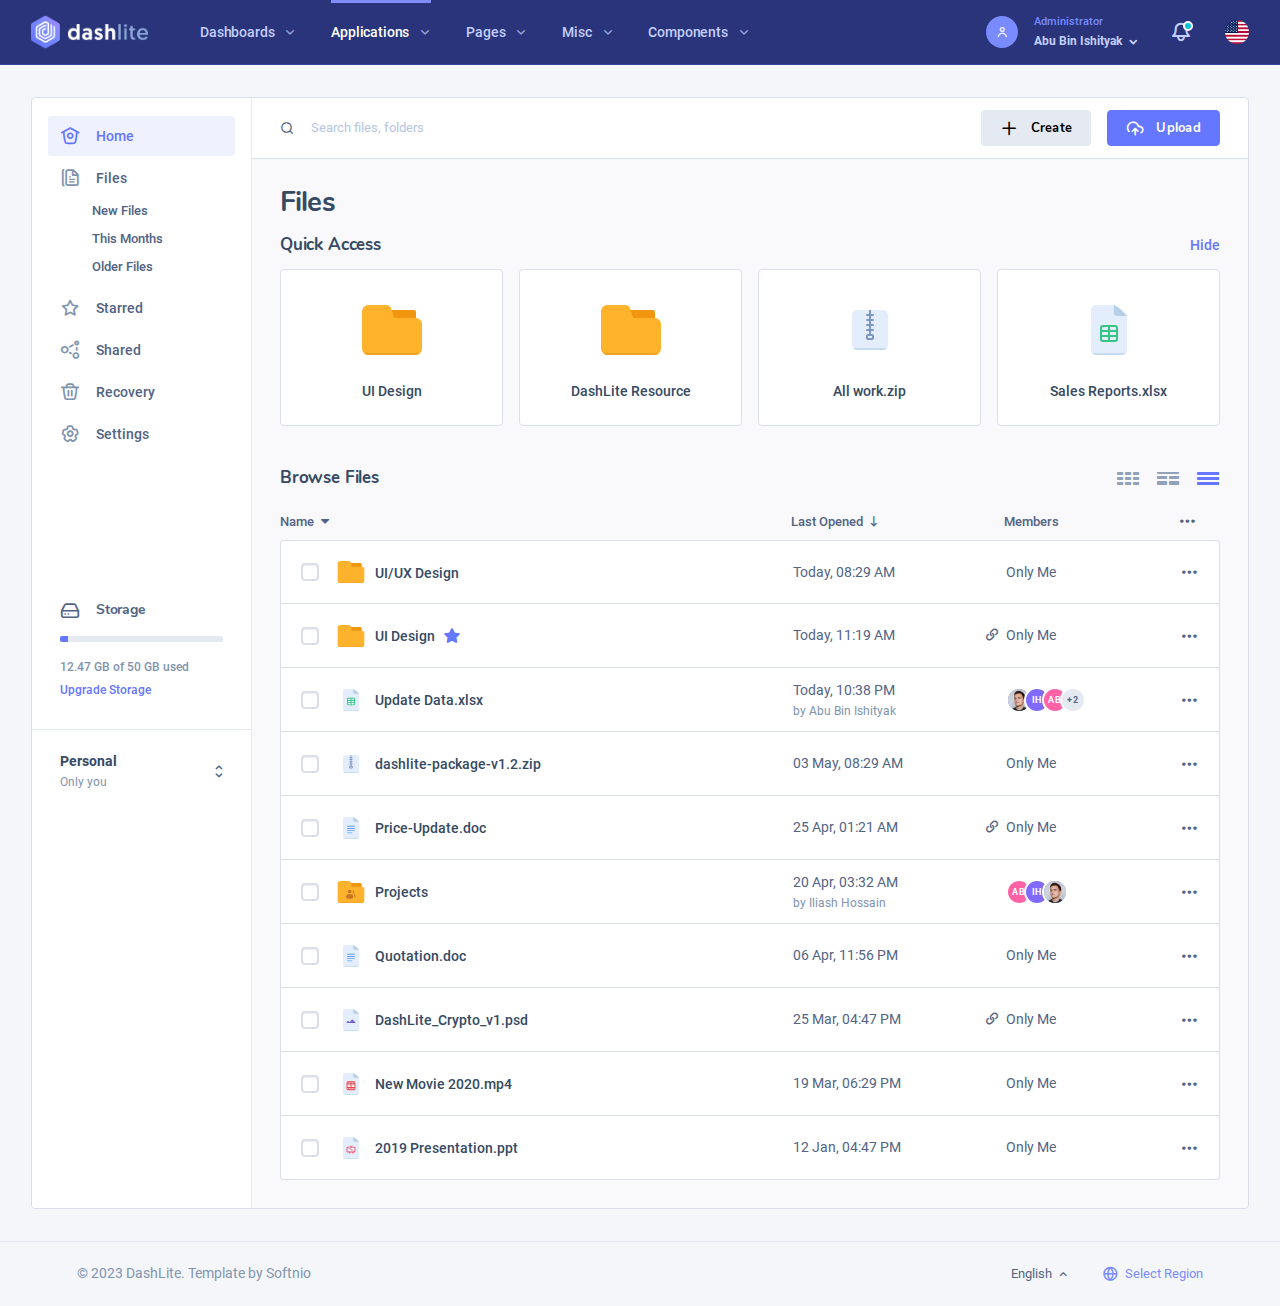
<file: html/apps-file-manager.html>
<!DOCTYPE html>
<html lang="zxx" class="js">

<head>
    <base href="../">
    <meta charset="utf-8">
    <meta name="author" content="Softnio">
    <meta name="viewport" content="width=device-width, initial-scale=1, shrink-to-fit=no">
    <meta name="description" content="A powerful and conceptual apps base dashboard template that especially build for developers and programmers.">
    <!-- Fav Icon  -->
    <link rel="shortcut icon" href="./images/favicon.png">
    <!-- Page Title  -->
    <title>File Manager | DashLite Admin Template</title>
    <!-- StyleSheets  -->
    <link rel="stylesheet" href="./assets/css/dashlite.css?ver=3.2.3">
    <link id="skin-default" rel="stylesheet" href="./assets/css/theme.css?ver=3.2.3">
</head>

<body class="nk-body npc-invest bg-lighter ">
    <div class="nk-app-root">
        <!-- wrap @s -->
        <div class="nk-wrap ">
            <!-- main header @s -->
            <div class="nk-header nk-header-fluid is-theme">
                <div class="container-xl wide-xl">
                    <div class="nk-header-wrap">
                        <div class="nk-menu-trigger me-sm-2 d-lg-none">
                            <a href="#" class="nk-nav-toggle nk-quick-nav-icon" data-target="headerNav"><em class="icon ni ni-menu"></em></a>
                        </div>
                        <div class="nk-header-brand">
                            <a href="html/index.html" class="logo-link">
                                <img class="logo-light logo-img" src="./images/logo.png" srcset="./images/logo2x.png 2x" alt="logo">
                                <img class="logo-dark logo-img" src="./images/logo-dark.png" srcset="./images/logo-dark2x.png 2x" alt="logo-dark">
                            </a>
                        </div><!-- .nk-header-brand -->
                        <div class="nk-header-menu" data-content="headerNav">
                            <div class="nk-header-mobile">
                                <div class="nk-header-brand">
                                    <a href="html/index.html" class="logo-link">
                                        <img class="logo-light logo-img" src="./images/logo.png" srcset="./images/logo2x.png 2x" alt="logo">
                                        <img class="logo-dark logo-img" src="./images/logo-dark.png" srcset="./images/logo-dark2x.png 2x" alt="logo-dark">
                                    </a>
                                </div>
                                <div class="nk-menu-trigger me-n2">
                                    <a href="#" class="nk-nav-toggle nk-quick-nav-icon" data-target="headerNav"><em class="icon ni ni-arrow-left"></em></a>
                                </div>
                            </div>
                            <ul class="nk-menu nk-menu-main ui-s2">
                                <li class="nk-menu-item has-sub">
                                    <a href="#" class="nk-menu-link nk-menu-toggle">
                                        <span class="nk-menu-text">Dashboards</span>
                                    </a>
                                    <ul class="nk-menu-sub">
                                        <li class="nk-menu-item">
                                            <a href="html/index.html" class="nk-menu-link">
                                                <span class="nk-menu-text">Default Dashboard</span>
                                            </a>
                                        </li><!-- .nk-menu-item -->
                                        <li class="nk-menu-item">
                                            <a href="html/index-sales.html" class="nk-menu-link">
                                                <span class="nk-menu-text">Sales Dashboard</span>
                                            </a>
                                        </li><!-- .nk-menu-item -->
                                        <li class="nk-menu-item">
                                            <a href="html/index-crypto.html" class="nk-menu-link">
                                                <span class="nk-menu-text">Crypto Dashboard</span>
                                            </a>
                                        </li><!-- .nk-menu-item -->
                                        <li class="nk-menu-item">
                                            <a href="html/index-analytics.html" class="nk-menu-link">
                                                <span class="nk-menu-text">Analytics Dashboard</span>
                                            </a>
                                        </li><!-- .nk-menu-item -->
                                        <li class="nk-menu-heading">
                                            <h6 class="overline-title text-primary">Use-Case Concept</h6>
                                        </li><!-- .nk-menu-item -->
                                        <li class="nk-menu-item">
                                            <a href="html/invest/index.html" class="nk-menu-link" target="_blank">
                                                <span class="nk-menu-text">Investment Panel</span>
                                                <span class="nk-menu-badge">HOT</span>
                                            </a>
                                        </li><!-- .nk-menu-item -->
                                    </ul><!-- .nk-menu-sub -->
                                </li><!-- .nk-menu-item -->
                                <li class="nk-menu-item has-sub">
                                    <a href="#" class="nk-menu-link nk-menu-toggle">
                                        <span class="nk-menu-text">Applications</span>
                                    </a>
                                    <ul class="nk-menu-sub">
                                        <li class="nk-menu-item">
                                            <a href="html/apps-messages.html" class="nk-menu-link"><span class="nk-menu-text">Messages</span></a>
                                        </li>
                                        <li class="nk-menu-item">
                                            <a href="html/apps-inbox.html" class="nk-menu-link"><span class="nk-menu-text">Inbox / Mail</span></a>
                                        </li>
                                        <li class="nk-menu-item">
                                            <a href="html/apps-file-manager.html" class="nk-menu-link"><span class="nk-menu-text">File Manager</span></a>
                                        </li>
                                        <li class="nk-menu-item">
                                            <a href="html/apps-chats.html" class="nk-menu-link"><span class="nk-menu-text">Chats / Messenger</span></a>
                                        </li>
                                        <li class="nk-menu-item">
                                            <a href="html/apps-calendar.html" class="nk-menu-link"><span class="nk-menu-text">Calendar</span></a>
                                        </li>
                                        <li class="nk-menu-item">
                                            <a href="html/apps-kanban.html" class="nk-menu-link"><span class="nk-menu-text">Kanban Board</span></a>
                                        </li>
                                    </ul><!-- .nk-menu-sub -->
                                </li><!-- .nk-menu-item -->
                                <li class="nk-menu-item has-sub">
                                    <a href="#" class="nk-menu-link nk-menu-toggle">
                                        <span class="nk-menu-text">Pages</span>
                                    </a>
                                    <ul class="nk-menu-sub">
                                        <li class="nk-menu-item has-sub">
                                            <a href="#" class="nk-menu-link nk-menu-toggle">
                                                <span class="nk-menu-text">Projects</span>
                                            </a>
                                            <ul class="nk-menu-sub">
                                                <li class="nk-menu-item">
                                                    <a href="html/project-card.html" class="nk-menu-link"><span class="nk-menu-text">Project Cards</span></a>
                                                </li>
                                                <li class="nk-menu-item">
                                                    <a href="html/project-list.html" class="nk-menu-link"><span class="nk-menu-text">Project List</span></a>
                                                </li>
                                            </ul><!-- .nk-menu-sub -->
                                        </li><!-- .nk-menu-item -->
                                        <li class="nk-menu-item has-sub">
                                            <a href="#" class="nk-menu-link nk-menu-toggle">
                                                <span class="nk-menu-text">User Manage</span>
                                            </a>
                                            <ul class="nk-menu-sub">
                                                <li class="nk-menu-item">
                                                    <a href="html/user-list-regular.html" class="nk-menu-link"><span class="nk-menu-text">User List - Regular</span></a>
                                                </li>
                                                <li class="nk-menu-item">
                                                    <a href="html/user-list-compact.html" class="nk-menu-link"><span class="nk-menu-text">User List - Compact</span></a>
                                                </li>
                                                <li class="nk-menu-item">
                                                    <a href="html/user-details-regular.html" class="nk-menu-link"><span class="nk-menu-text">User Details - Regular</span></a>
                                                </li>
                                                <li class="nk-menu-item">
                                                    <a href="html/user-profile-regular.html" class="nk-menu-link"><span class="nk-menu-text">User Profile - Regular</span></a>
                                                </li>
                                                <li class="nk-menu-item">
                                                    <a href="html/user-card.html" class="nk-menu-link"><span class="nk-menu-text">User Contact - Card</span> </a>
                                                </li>
                                            </ul><!-- .nk-menu-sub -->
                                        </li><!-- .nk-menu-item -->
                                        <li class="nk-menu-item has-sub">
                                            <a href="#" class="nk-menu-link nk-menu-toggle">
                                                <span class="nk-menu-icon"><em class="icon ni ni-user-list"></em></span>
                                                <span class="nk-menu-text">Customers</span>
                                            </a>
                                            <ul class="nk-menu-sub">
                                                <li class="nk-menu-item">
                                                    <a href="html/customer-list.html" class="nk-menu-link"><span class="nk-menu-text">Customer List</span></a>
                                                </li>
                                                <li class="nk-menu-item">
                                                    <a href="html/customer-details.html" class="nk-menu-link"><span class="nk-menu-text">Customer Details</span></a>
                                                </li>
                                            </ul><!-- .nk-menu-sub -->
                                        </li><!-- .nk-menu-item -->
                                        <li class="nk-menu-item has-sub">
                                            <a href="#" class="nk-menu-link nk-menu-toggle">
                                                <span class="nk-menu-text">AML / KYCs</span>
                                            </a>
                                            <ul class="nk-menu-sub">
                                                <li class="nk-menu-item">
                                                    <a href="html/kyc-list-regular.html" class="nk-menu-link"><span class="nk-menu-text">KYC List - Regular</span></a>
                                                </li>
                                                <li class="nk-menu-item">
                                                    <a href="html/kyc-details-regular.html" class="nk-menu-link"><span class="nk-menu-text">KYC Details - Regular</span></a>
                                                </li>
                                            </ul><!-- .nk-menu-sub -->
                                        </li><!-- .nk-menu-item -->
                                        <li class="nk-menu-item has-sub">
                                            <a href="#" class="nk-menu-link nk-menu-toggle">
                                                <span class="nk-menu-text">Transactions</span>
                                            </a>
                                            <ul class="nk-menu-sub">
                                                <li class="nk-menu-item">
                                                    <a href="html/transaction-basic.html" class="nk-menu-link"><span class="nk-menu-text">Tranx List - Basic</span></a>
                                                </li>
                                                <li class="nk-menu-item">
                                                    <a href="html/transaction-crypto.html" class="nk-menu-link"><span class="nk-menu-text">Tranx List - Crypto</span></a>
                                                </li>
                                            </ul><!-- .nk-menu-sub -->
                                        </li><!-- .nk-menu-item -->
                                        <li class="nk-menu-item has-sub">
                                            <a href="#" class="nk-menu-link nk-menu-toggle">
                                                <span class="nk-menu-text">Invoice</span>
                                            </a>
                                            <ul class="nk-menu-sub">
                                                <li class="nk-menu-item">
                                                    <a href="html/invoice-list.html" class="nk-menu-link"><span class="nk-menu-text">Invoice List</span></a>
                                                </li>
                                                <li class="nk-menu-item">
                                                    <a href="html/invoice-details.html" class="nk-menu-link"><span class="nk-menu-text">Invoice Details</span></a>
                                                </li>
                                            </ul><!-- .nk-menu-sub -->
                                        </li><!-- .nk-menu-item -->
                                        <li class="nk-menu-item has-sub">
                                            <a href="#" class="nk-menu-link nk-menu-toggle">
                                                <span class="nk-menu-text">Products</span>
                                            </a>
                                            <ul class="nk-menu-sub">
                                                <li class="nk-menu-item">
                                                    <a href="html/product-list.html" class="nk-menu-link"><span class="nk-menu-text">Product List</span></a>
                                                </li>
                                                <li class="nk-menu-item">
                                                    <a href="html/product-card.html" class="nk-menu-link"><span class="nk-menu-text">Product Card</span></a>
                                                </li>
                                                <li class="nk-menu-item">
                                                    <a href="html/product-details.html" class="nk-menu-link"><span class="nk-menu-text">Product Details</span></a>
                                                </li>
                                            </ul><!-- .nk-menu-sub -->
                                        </li><!-- .nk-menu-item -->
                                        <li class="nk-menu-item">
                                            <a href="html/pricing-table.html" class="nk-menu-link">
                                                <span class="nk-menu-text">Pricing Table</span>
                                            </a>
                                        </li><!-- .nk-menu-item -->
                                        <li class="nk-menu-item">
                                            <a href="html/gallery.html" class="nk-menu-link">
                                                <span class="nk-menu-text">Image Gallery</span>
                                            </a>
                                        </li><!-- .nk-menu-item -->
                                        <li class="nk-menu-item">
                                            <a href="html/pages/regular-v1.html" class="nk-menu-link"><span class="nk-menu-text">Regular Page - v1</span></a>
                                        </li><!-- .nk-menu-item -->
                                        <li class="nk-menu-item">
                                            <a href="html/pages/regular-v2.html" class="nk-menu-link"><span class="nk-menu-text">Regular Page - v2</span></a>
                                        </li><!-- .nk-menu-item -->
                                        <li class="nk-menu-item">
                                            <a href="html/pages/faqs.html" class="nk-menu-link"><span class="nk-menu-text">Faqs / Help</span></a>
                                        </li><!-- .nk-menu-item -->
                                    </ul><!-- .nk-menu-sub -->
                                </li><!-- .nk-menu-item -->
                                <li class="nk-menu-item has-sub">
                                    <a href="#" class="nk-menu-link nk-menu-toggle">
                                        <span class="nk-menu-text">Misc</span>
                                    </a>
                                    <ul class="nk-menu-sub">
                                        <li class="nk-menu-item has-sub">
                                            <a href="#" class="nk-menu-link nk-menu-toggle">
                                                <span class="nk-menu-text">Auth Pages</span>
                                            </a>
                                            <ul class="nk-menu-sub">
                                                <li class="nk-menu-item">
                                                    <a href="html/pages/auths/auth-login.html" class="nk-menu-link" target="_blank"><span class="nk-menu-text">Login / Signin</span></a>
                                                </li>
                                                <li class="nk-menu-item">
                                                    <a href="html/pages/auths/auth-register.html" class="nk-menu-link" target="_blank"><span class="nk-menu-text">Register / Signup</span></a>
                                                </li>
                                                <li class="nk-menu-item">
                                                    <a href="html/pages/auths/auth-reset.html" class="nk-menu-link" target="_blank"><span class="nk-menu-text">Forgot Password</span></a>
                                                </li>
                                                <li class="nk-menu-item">
                                                    <a href="html/pages/auths/auth-success.html" class="nk-menu-link" target="_blank"><span class="nk-menu-text">Success / Confirm</span></a>
                                                </li>
                                                <li class="nk-menu-item has-sub">
                                                    <a href="#" class="nk-menu-link nk-menu-toggle"><span class="nk-menu-text">Classic Version - v2</span></a>
                                                    <ul class="nk-menu-sub">
                                                        <li class="nk-menu-item">
                                                            <a href="html/pages/auths/auth-login-v2.html" class="nk-menu-link" target="_blank"><span class="nk-menu-text">Login / Signin</span></a>
                                                        </li>
                                                        <li class="nk-menu-item">
                                                            <a href="html/pages/auths/auth-register-v2.html" class="nk-menu-link" target="_blank"><span class="nk-menu-text">Register / Signup</span></a>
                                                        </li>
                                                        <li class="nk-menu-item">
                                                            <a href="html/pages/auths/auth-reset-v2.html" class="nk-menu-link" target="_blank"><span class="nk-menu-text">Forgot Password</span></a>
                                                        </li>
                                                        <li class="nk-menu-item">
                                                            <a href="html/pages/auths/auth-success-v2.html" class="nk-menu-link" target="_blank"><span class="nk-menu-text">Success / Confirm</span></a>
                                                        </li>
                                                    </ul>
                                                </li>
                                                <li class="nk-menu-item has-sub">
                                                    <a href="#" class="nk-menu-link nk-menu-toggle"><span class="nk-menu-text">No Slider Version - v3</span></a>
                                                    <ul class="nk-menu-sub">
                                                        <li class="nk-menu-item">
                                                            <a href="html/pages/auths/auth-login-v3.html" class="nk-menu-link" target="_blank"><span class="nk-menu-text">Login / Signin</span></a>
                                                        </li>
                                                        <li class="nk-menu-item">
                                                            <a href="html/pages/auths/auth-register-v3.html" class="nk-menu-link" target="_blank"><span class="nk-menu-text">Register / Signup</span></a>
                                                        </li>
                                                        <li class="nk-menu-item">
                                                            <a href="html/pages/auths/auth-reset-v3.html" class="nk-menu-link" target="_blank"><span class="nk-menu-text">Forgot Password</span></a>
                                                        </li>
                                                        <li class="nk-menu-item">
                                                            <a href="html/pages/auths/auth-success-v3.html" class="nk-menu-link" target="_blank"><span class="nk-menu-text">Success / Confirm</span></a>
                                                        </li>
                                                    </ul>
                                                </li>
                                            </ul><!-- .nk-menu-sub -->
                                        </li><!-- .nk-menu-item -->
                                        <li class="nk-menu-item has-sub">
                                            <a href="#" class="nk-menu-link nk-menu-toggle">
                                                <span class="nk-menu-text">Error Pages</span>
                                            </a>
                                            <ul class="nk-menu-sub">
                                                <li class="nk-menu-item">
                                                    <a href="html/pages/errors/404-classic.html" target="_blank" class="nk-menu-link"><span class="nk-menu-text">404 Classic</span></a>
                                                </li>
                                                <li class="nk-menu-item">
                                                    <a href="html/pages/errors/504-classic.html" target="_blank" class="nk-menu-link"><span class="nk-menu-text">504 Classic</span></a>
                                                </li>
                                                <li class="nk-menu-item">
                                                    <a href="html/pages/errors/404-s1.html" target="_blank" class="nk-menu-link"><span class="nk-menu-text">404 Modern</span></a>
                                                </li>
                                                <li class="nk-menu-item">
                                                    <a href="html/pages/errors/504-s1.html" target="_blank" class="nk-menu-link"><span class="nk-menu-text">504 Modern</span></a>
                                                </li>
                                            </ul><!-- .nk-menu-sub -->
                                        </li><!-- .nk-menu-item -->
                                        <li class="nk-menu-item">
                                            <a href="html/_blank.html" class="nk-menu-link"><span class="nk-menu-text">Blank / Startup</span></a>
                                        </li>
                                        <li class="nk-menu-item">
                                            <a href="html/pages/terms-policy.html" class="nk-menu-link"><span class="nk-menu-text">Terms / Policy</span></a>
                                        </li>
                                    </ul><!-- .nk-menu-sub -->
                                </li><!-- .nk-menu-item -->
                                <li class="nk-menu-item has-sub">
                                    <a href="#" class="nk-menu-link nk-menu-toggle">
                                        <span class="nk-menu-text">Components</span>
                                    </a>
                                    <ul class="nk-menu-sub">
                                        <li class="nk-menu-item has-sub">
                                            <a href="#" class="nk-menu-link nk-menu-toggle">
                                                <span class="nk-menu-text">Ui Elements</span>
                                            </a>
                                            <ul class="nk-menu-sub">
                                                <li class="nk-menu-item">
                                                    <a href="html/components/elements/alerts.html" class="nk-menu-link"><span class="nk-menu-text">Alerts</span></a>
                                                </li>
                                                <li class="nk-menu-item">
                                                    <a href="html/components/elements/accordions.html" class="nk-menu-link"><span class="nk-menu-text">Accordions</span></a>
                                                </li>
                                                <li class="nk-menu-item">
                                                    <a href="html/components/elements/avatar.html" class="nk-menu-link"><span class="nk-menu-text">Avatar</span></a>
                                                </li>
                                                <li class="nk-menu-item">
                                                    <a href="html/components/elements/badges.html" class="nk-menu-link"><span class="nk-menu-text">Badges</span></a>
                                                </li>
                                                <li class="nk-menu-item">
                                                    <a href="html/components/elements/buttons.html" class="nk-menu-link"><span class="nk-menu-text">Buttons</span></a>
                                                </li>
                                                <li class="nk-menu-item">
                                                    <a href="html/components/elements/buttons-group.html" class="nk-menu-link"><span class="nk-menu-text">Button Group</span></a>
                                                </li>
                                                <li class="nk-menu-item">
                                                    <a href="html/components/elements/breadcrumb.html" class="nk-menu-link"><span class="nk-menu-text">Breadcrumb</span></a>
                                                </li>
                                                <li class="nk-menu-item">
                                                    <a href="html/components/elements/cards.html" class="nk-menu-link"><span class="nk-menu-text">Cards</span></a>
                                                </li>
                                                <li class="nk-menu-item">
                                                    <a href="html/components/elements/carousel.html" class="nk-menu-link"><span class="nk-menu-text">Carousel</span></a>
                                                </li>
                                                <li class="nk-menu-item">
                                                    <a href="html/components/elements/list-dropdown.html" class="nk-menu-link"><span class="nk-menu-text">List Dropdown</span></a>
                                                </li>
                                                <li class="nk-menu-item">
                                                    <a href="html/components/elements/modals.html" class="nk-menu-link"><span class="nk-menu-text">Modals</span></a>
                                                </li>
                                                <li class="nk-menu-item">
                                                    <a href="html/components/elements/pagination.html" class="nk-menu-link"><span class="nk-menu-text">Pagination</span></a>
                                                </li>
                                                <li class="nk-menu-item">
                                                    <a href="html/components/elements/popover.html" class="nk-menu-link"><span class="nk-menu-text">Popovers</span></a>
                                                </li>
                                                <li class="nk-menu-item">
                                                    <a href="html/components/elements/progress.html" class="nk-menu-link"><span class="nk-menu-text">Progress</span></a>
                                                </li>
                                                <li class="nk-menu-item">
                                                    <a href="html/components/elements/preloader.html" class="nk-menu-link"><span class="nk-menu-text">Preloader</span> <span class="nk-menu-badge">New</span></a>
                                                </li>
                                                <li class="nk-menu-item">
                                                    <a href="html/components/elements/placeholders.html" class="nk-menu-link"><span class="nk-menu-text">Placeholders</span> <span class="nk-menu-badge">New</span></a>
                                                </li>
                                                <li class="nk-menu-item">
                                                    <a href="html/components/elements/spinner.html" class="nk-menu-link"><span class="nk-menu-text">Spinner</span></a>
                                                </li>
                                                <li class="nk-menu-item">
                                                    <a href="html/components/elements/tabs.html" class="nk-menu-link"><span class="nk-menu-text">Tabs</span></a>
                                                </li>
                                                <li class="nk-menu-item">
                                                    <a href="html/components/elements/toast.html" class="nk-menu-link"><span class="nk-menu-text">Toasts</span></a>
                                                </li>
                                                <li class="nk-menu-item">
                                                    <a href="html/components/elements/tooltip.html" class="nk-menu-link"><span class="nk-menu-text">Tooltip</span></a>
                                                </li>
                                                <li class="nk-menu-item">
                                                    <a href="html/components/elements/typography.html" class="nk-menu-link"><span class="nk-menu-text">Typography</span></a>
                                                </li>
                                            </ul><!-- .nk-menu-sub -->
                                        </li><!-- .nk-menu-item -->
                                        <li class="nk-menu-item has-sub">
                                            <a href="#" class="nk-menu-link nk-menu-toggle"><span class="nk-menu-text">Utilities</span></a>
                                            <ul class="nk-menu-sub">
                                                <li class="nk-menu-item"><a href="html/components/elements/util-border.html" class="nk-menu-link"><span class="nk-menu-text">Border</span></a></li>
                                                <li class="nk-menu-item"><a href="html/components/elements/util-colors.html" class="nk-menu-link"><span class="nk-menu-text">Colors</span></a></li>
                                                <li class="nk-menu-item"><a href="html/components/elements/util-display.html" class="nk-menu-link"><span class="nk-menu-text">Display</span></a></li>
                                                <li class="nk-menu-item"><a href="html/components/elements/util-embeded.html" class="nk-menu-link"><span class="nk-menu-text">Embeded</span></a></li>
                                                <li class="nk-menu-item"><a href="html/components/elements/util-flex.html" class="nk-menu-link"><span class="nk-menu-text">Flex</span></a></li>
                                                <li class="nk-menu-item"><a href="html/components/elements/util-text.html" class="nk-menu-link"><span class="nk-menu-text">Text</span></a></li>
                                                <li class="nk-menu-item"><a href="html/components/elements/util-sizing.html" class="nk-menu-link"><span class="nk-menu-text">Sizing</span></a></li>
                                                <li class="nk-menu-item"><a href="html/components/elements/util-spacing.html" class="nk-menu-link"><span class="nk-menu-text">Spacing</span></a></li>
                                                <li class="nk-menu-item"><a href="html/components/elements/util-others.html" class="nk-menu-link"><span class="nk-menu-text">Others</span></a></li>
                                            </ul><!-- .nk-menu-sub -->
                                        </li>
                                        <li class="nk-menu-item has-sub">
                                            <a href="#" class="nk-menu-link nk-menu-toggle">
                                                <span class="nk-menu-text">Forms</span>
                                            </a>
                                            <ul class="nk-menu-sub">
                                                <li class="nk-menu-item">
                                                    <a href="html/components/forms/form-elements.html" class="nk-menu-link"><span class="nk-menu-text">Form Elements</span></a>
                                                </li>
                                                <li class="nk-menu-item">
                                                    <a href="html/components/forms/checkbox-radio.html" class="nk-menu-link"><span class="nk-menu-text">Checkbox Radio</span></a>
                                                </li>
                                                <li class="nk-menu-item">
                                                    <a href="html/components/forms/advanced-controls.html" class="nk-menu-link"><span class="nk-menu-text">Advanced Controls</span></a>
                                                </li>
                                                <li class="nk-menu-item">
                                                    <a href="html/components/forms/input-group.html" class="nk-menu-link"><span class="nk-menu-text">Input Group</span></a>
                                                </li>
                                                <li class="nk-menu-item">
                                                    <a href="html/components/forms/form-upload.html" class="nk-menu-link"><span class="nk-menu-text">Form Upload</span></a>
                                                </li>
                                                <li class="nk-menu-item">
                                                    <a href="html/components/forms/datetime-picker.html" class="nk-menu-link"><span class="nk-menu-text">Date &amp; Time Picker</span></a>
                                                </li>
                                                <li class="nk-menu-item">
                                                    <a href="html/components/forms/number-spinner.html" class="nk-menu-link"><span class="nk-menu-text">Number Spinner</span></a>
                                                </li>
                                                <li class="nk-menu-item">
                                                    <a href="html/components/forms/nouislider.html" class="nk-menu-link"><span class="nk-menu-text">noUiSlider</span></a>
                                                </li>
                                                <li class="nk-menu-item">
                                                    <a href="html/components/forms/form-layouts.html" class="nk-menu-link"><span class="nk-menu-text">Form Layouts</span></a>
                                                </li>
                                                <li class="nk-menu-item">
                                                    <a href="html/components/forms/form-validation.html" class="nk-menu-link"><span class="nk-menu-text">Form Validation</span></a>
                                                </li>
                                                <li class="nk-menu-item">
                                                    <a href="#" class="nk-menu-link nk-menu-toggle"><span class="nk-menu-text">Wizard</span></a>
                                                    <ul class="nk-menu-sub">
                                                        <li class="nk-menu-item"><a href="html/components/forms/form-wizard.html" class="nk-menu-link"><span class="nk-menu-text">Basic Demo</span></a></li>
                                                        <li class="nk-menu-item"><a href="html/components/forms/wizard/create-project.html" class="nk-menu-link"><span class="nk-menu-text">Create Project</span></a></li>
                                                        <li class="nk-menu-item"><a href="html/components/forms/wizard/create-profile.html" class="nk-menu-link"><span class="nk-menu-text">Create Profile</span></a></li>
                                                        <li class="nk-menu-item"><a href="html/components/forms/wizard/two-factor-auth.html" class="nk-menu-link"><span class="nk-menu-text">Two Factor Auth</span></a></li>
                                                        <li class="nk-menu-item"><a target="_blank" href="html/components/forms/wizard/survey-v1.html" class="nk-menu-link"><span class="nk-menu-text">Survey</span></a></li>
                                                        <li class="nk-menu-item"><a target="_blank" href="html/components/forms/wizard/survey-v2.html" class="nk-menu-link"><span class="nk-menu-text">Survey v2</span></a></li>
                                                    </ul><!-- .nk-menu-sub -->
                                                </li>
                                                <li class="nk-menu-heading">
                                                    <h6 class="overline-title text-primary">Rich Editor</h6>
                                                </li><!-- .nk-menu-item -->
                                                <li class="nk-menu-item"><a href="html/components/forms/form-summernote.html" class="nk-menu-link"><span class="nk-menu-text">Summernote</span></a></li>
                                                <li class="nk-menu-item"><a href="html/components/forms/form-quill.html" class="nk-menu-link"><span class="nk-menu-text">Quill</span></a></li>
                                                <li class="nk-menu-item"><a href="html/components/forms/form-tinymce.html" class="nk-menu-link"><span class="nk-menu-text">Tinymce</span></a></li>
                                            </ul><!-- .nk-menu-sub -->
                                        </li><!-- .nk-menu-item -->
                                        <li class="nk-menu-item has-sub">
                                            <a href="#" class="nk-menu-link nk-menu-toggle">
                                                <span class="nk-menu-text">Crafted Icons</span>
                                            </a>
                                            <ul class="nk-menu-sub">
                                                <li class="nk-menu-item">
                                                    <a href="html/components/misc/svg-icons.html" class="nk-menu-link">
                                                        <span class="nk-menu-text">SVG Icon - Exclusive</span>
                                                    </a>
                                                </li>
                                                <li class="nk-menu-item">
                                                    <a href="html/components/misc/nioicon.html" class="nk-menu-link">
                                                        <span class="nk-menu-text">Nioicon - HandCrafted</span>
                                                    </a>
                                                </li>
                                            </ul><!-- .nk-menu-sub -->
                                        </li><!-- .nk-menu-item -->
                                        <li class="nk-menu-item">
                                            <a href="html/components/misc/icons.html" class="nk-menu-link">
                                                <span class="nk-menu-text">Icon Libraries</span>
                                            </a>
                                        </li><!-- .nk-menu-item -->
                                        <li class="nk-menu-item has-sub">
                                            <a href="#" class="nk-menu-link nk-menu-toggle">
                                                <span class="nk-menu-text">Tables</span>
                                            </a>
                                            <ul class="nk-menu-sub">
                                                <li class="nk-menu-item">
                                                    <a href="html/components/tables/table-basic.html" class="nk-menu-link"><span class="nk-menu-text">Basic Tables</span></a>
                                                </li>
                                                <li class="nk-menu-item">
                                                    <a href="html/components/tables/table-special.html" class="nk-menu-link"><span class="nk-menu-text">Special Tables</span></a>
                                                </li>
                                                <li class="nk-menu-item">
                                                    <a href="html/components/tables/table-datatable.html" class="nk-menu-link"><span class="nk-menu-text">DataTables</span></a>
                                                </li>
                                            </ul><!-- .nk-menu-sub -->
                                        </li><!-- .nk-menu-item -->
                                        <li class="nk-menu-item has-sub">
                                            <a href="#" class="nk-menu-link nk-menu-toggle">
                                                <span class="nk-menu-text">Charts</span>
                                            </a>
                                            <ul class="nk-menu-sub">
                                                <li class="nk-menu-item">
                                                    <a href="html/components/charts/chartjs.html" class="nk-menu-link"><span class="nk-menu-text">Chart JS</span></a>
                                                </li>
                                                <li class="nk-menu-item">
                                                    <a href="html/components/charts/knob.html" class="nk-menu-link"><span class="nk-menu-text">Knob JS</span></a>
                                                </li>
                                            </ul><!-- .nk-menu-sub -->
                                        </li><!-- .nk-menu-item -->
                                        <li class="nk-menu-item has-sub">
                                            <a href="#" class="nk-menu-link nk-menu-toggle">
                                                <span class="nk-menu-text">Widgets</span>
                                            </a>
                                            <ul class="nk-menu-sub">
                                                <li class="nk-menu-item">
                                                    <a href="html/components/widgets/cards.html" class="nk-menu-link"><span class="nk-menu-text">Card Widgets</span></a>
                                                </li><!-- .nk-menu-item -->
                                                <li class="nk-menu-item">
                                                    <a href="html/components/widgets/charts.html" class="nk-menu-link"><span class="nk-menu-text">Chart Widgets</span></a>
                                                </li><!-- .nk-menu-item -->
                                                <li class="nk-menu-item">
                                                    <a href="html/components/widgets/ratings.html" class="nk-menu-link"><span class="nk-menu-text">Ratings</span></a>
                                                </li><!-- .nk-menu-item -->
                                            </ul><!-- .nk-menu-sub -->
                                        </li><!-- .nk-menu-item -->
                                        <li class="nk-menu-item has-sub">
                                            <a href="#" class="nk-menu-link nk-menu-toggle">
                                                <span class="nk-menu-text">Miscellaneous</span>
                                            </a>
                                            <ul class="nk-menu-sub">
                                                <li class="nk-menu-item">
                                                    <a href="html/components/misc/slick-sliders.html" class="nk-menu-link"><span class="nk-menu-text">Slick Slider</span></a>
                                                </li><!-- .nk-menu-item -->
                                                <li class="nk-menu-item">
                                                    <a href="html/components/misc/toastr.html" class="nk-menu-link"><span class="nk-menu-text">Toastr</span></a>
                                                </li><!-- .nk-menu-item -->
                                                <li class="nk-menu-item">
                                                    <a href="html/components/misc/sweet-alert.html" class="nk-menu-link"><span class="nk-menu-text">Sweet Alert</span></a>
                                                </li><!-- .nk-menu-item -->
                                                <li class="nk-menu-item">
                                                    <a href="html/components/misc/js-tree.html" class="nk-menu-link"><span class="nk-menu-text">jsTree</span></a>
                                                </li><!-- .nk-menu-item -->
                                                <li class="nk-menu-item">
                                                    <a href="html/components/misc/dual-listbox.html" class="nk-menu-link"><span class="nk-menu-text">Dual Listbox</span></a>
                                                </li><!-- .nk-menu-item -->
                                                <li class="nk-menu-item">
                                                    <a href="html/components/misc/dragula.html" class="nk-menu-link"><span class="nk-menu-text">Dragula</span></a>
                                                </li><!-- .nk-menu-item -->
                                                <li class="nk-menu-item">
                                                    <a href="html/components/misc/map.html" class="nk-menu-link"><span class="nk-menu-text">Google Map</span></a>
                                                </li><!-- .nk-menu-item -->
                                            </ul><!-- .nk-menu-sub -->
                                        </li><!-- .nk-menu-item -->
                                        <li class="nk-menu-item">
                                            <a href="html/email-templates.html" class="nk-menu-link">
                                                <span class="nk-menu-text">Email Template</span>
                                            </a>
                                        </li>
                                    </ul><!-- .nk-menu-sub -->
                                </li><!-- .nk-menu-item -->
                            </ul><!-- .nk-menu -->
                        </div><!-- .nk-header-menu -->
                        <div class="nk-header-tools">
                            <ul class="nk-quick-nav">
                                <li class="dropdown notification-dropdown">
                                    <a href="#" class="dropdown-toggle nk-quick-nav-icon" data-bs-toggle="dropdown">
                                        <div class="icon-status icon-status-info"><em class="icon ni ni-bell"></em></div>
                                    </a>
                                    <div class="dropdown-menu dropdown-menu-xl dropdown-menu-end dropdown-menu-s1">
                                        <div class="dropdown-head">
                                            <span class="sub-title nk-dropdown-title">Notifications</span>
                                            <a href="#">Mark All as Read</a>
                                        </div>
                                        <div class="dropdown-body">
                                            <div class="nk-notification">
                                                <div class="nk-notification-item dropdown-inner">
                                                    <div class="nk-notification-icon">
                                                        <em class="icon icon-circle bg-warning-dim ni ni-curve-down-right"></em>
                                                    </div>
                                                    <div class="nk-notification-content">
                                                        <div class="nk-notification-text">You have requested to <span>Widthdrawl</span></div>
                                                        <div class="nk-notification-time">2 hrs ago</div>
                                                    </div>
                                                </div>
                                                <div class="nk-notification-item dropdown-inner">
                                                    <div class="nk-notification-icon">
                                                        <em class="icon icon-circle bg-success-dim ni ni-curve-down-left"></em>
                                                    </div>
                                                    <div class="nk-notification-content">
                                                        <div class="nk-notification-text">Your <span>Deposit Order</span> is placed</div>
                                                        <div class="nk-notification-time">2 hrs ago</div>
                                                    </div>
                                                </div>
                                                <div class="nk-notification-item dropdown-inner">
                                                    <div class="nk-notification-icon">
                                                        <em class="icon icon-circle bg-warning-dim ni ni-curve-down-right"></em>
                                                    </div>
                                                    <div class="nk-notification-content">
                                                        <div class="nk-notification-text">You have requested to <span>Widthdrawl</span></div>
                                                        <div class="nk-notification-time">2 hrs ago</div>
                                                    </div>
                                                </div>
                                                <div class="nk-notification-item dropdown-inner">
                                                    <div class="nk-notification-icon">
                                                        <em class="icon icon-circle bg-success-dim ni ni-curve-down-left"></em>
                                                    </div>
                                                    <div class="nk-notification-content">
                                                        <div class="nk-notification-text">Your <span>Deposit Order</span> is placed</div>
                                                        <div class="nk-notification-time">2 hrs ago</div>
                                                    </div>
                                                </div>
                                                <div class="nk-notification-item dropdown-inner">
                                                    <div class="nk-notification-icon">
                                                        <em class="icon icon-circle bg-warning-dim ni ni-curve-down-right"></em>
                                                    </div>
                                                    <div class="nk-notification-content">
                                                        <div class="nk-notification-text">You have requested to <span>Widthdrawl</span></div>
                                                        <div class="nk-notification-time">2 hrs ago</div>
                                                    </div>
                                                </div>
                                                <div class="nk-notification-item dropdown-inner">
                                                    <div class="nk-notification-icon">
                                                        <em class="icon icon-circle bg-success-dim ni ni-curve-down-left"></em>
                                                    </div>
                                                    <div class="nk-notification-content">
                                                        <div class="nk-notification-text">Your <span>Deposit Order</span> is placed</div>
                                                        <div class="nk-notification-time">2 hrs ago</div>
                                                    </div>
                                                </div>
                                            </div><!-- .nk-notification -->
                                        </div><!-- .nk-dropdown-body -->
                                        <div class="dropdown-foot center">
                                            <a href="#">View All</a>
                                        </div>
                                    </div>
                                </li><!-- .dropdown -->
                                <li class="dropdown user-dropdown order-sm-first">
                                    <a href="#" class="dropdown-toggle" data-bs-toggle="dropdown">
                                        <div class="user-toggle">
                                            <div class="user-avatar sm">
                                                <em class="icon ni ni-user-alt"></em>
                                            </div>
                                            <div class="user-info d-none d-xl-block">
                                                <div class="user-status">Administrator</div>
                                                <div class="user-name dropdown-indicator">Abu Bin Ishityak</div>
                                            </div>
                                        </div>
                                    </a>
                                    <div class="dropdown-menu dropdown-menu-md dropdown-menu-end dropdown-menu-s1 is-light">
                                        <div class="dropdown-inner user-card-wrap bg-lighter d-none d-md-block">
                                            <div class="user-card">
                                                <div class="user-avatar">
                                                    <span>AB</span>
                                                </div>
                                                <div class="user-info">
                                                    <span class="lead-text">Abu Bin Ishtiyak</span>
                                                    <span class="sub-text">info@softnio.com</span>
                                                </div>
                                                <div class="user-action">
                                                    <a class="btn btn-icon me-n2" href="html/user-profile-setting.html"><em class="icon ni ni-setting"></em></a>
                                                </div>
                                            </div>
                                        </div>
                                        <div class="dropdown-inner user-account-info">
                                            <h6 class="overline-title-alt">Account Balance</h6>
                                            <div class="user-balance">1,494.23 <small class="currency currency-usd">USD</small></div>
                                            <div class="user-balance-sub">Locked <span>15,495.39 <span class="currency currency-usd">USD</span></span></div>
                                            <a href="#" class="link"><span>Withdraw Balance</span> <em class="icon ni ni-wallet-out"></em></a>
                                        </div>
                                        <div class="dropdown-inner">
                                            <ul class="link-list">
                                                <li><a href="html/user-profile-regular.html"><em class="icon ni ni-user-alt"></em><span>View Profile</span></a></li>
                                                <li><a href="html/user-profile-setting.html"><em class="icon ni ni-setting-alt"></em><span>Account Setting</span></a></li>
                                                <li><a href="html/user-profile-activity.html"><em class="icon ni ni-activity-alt"></em><span>Login Activity</span></a></li>
                                                <li><a class="dark-mode-switch" href="#"><em class="icon ni ni-moon"></em><span>Dark Mode</span></a></li>
                                            </ul>
                                        </div>
                                        <div class="dropdown-inner">
                                            <ul class="link-list">
                                                <li><a href="#"><em class="icon ni ni-signout"></em><span>Sign out</span></a></li>
                                            </ul>
                                        </div>
                                    </div>
                                </li><!-- .dropdown -->
                                <li class="dropdown language-dropdown d-none d-sm-flex me-n1">
                                    <a href="#" class="dropdown-toggle nk-quick-nav-icon" data-bs-toggle="dropdown">
                                        <div class="quick-icon">
                                            <img class="icon" src="./images/flags/english-sq.png" alt="">
                                        </div>
                                    </a>
                                    <div class="dropdown-menu dropdown-menu-end dropdown-menu-s1">
                                        <ul class="language-list">
                                            <li>
                                                <a href="#" class="language-item">
                                                    <img src="./images/flags/english.png" alt="" class="language-flag">
                                                    <span class="language-name">English</span>
                                                </a>
                                            </li>
                                            <li>
                                                <a href="#" class="language-item">
                                                    <img src="./images/flags/spanish.png" alt="" class="language-flag">
                                                    <span class="language-name">Español</span>
                                                </a>
                                            </li>
                                            <li>
                                                <a href="#" class="language-item">
                                                    <img src="./images/flags/french.png" alt="" class="language-flag">
                                                    <span class="language-name">Français</span>
                                                </a>
                                            </li>
                                            <li>
                                                <a href="#" class="language-item">
                                                    <img src="./images/flags/turkey.png" alt="" class="language-flag">
                                                    <span class="language-name">Türkçe</span>
                                                </a>
                                            </li>
                                        </ul>
                                    </div>
                                </li><!-- .dropdown -->
                            </ul><!-- .nk-quick-nav -->
                        </div><!-- .nk-header-tools -->
                    </div><!-- .nk-header-wrap -->
                </div><!-- .container-fliud -->
            </div>
            <!-- main header @e -->
            <!-- content @s -->
            <div class="nk-content nk-content-fluid">
                <div class="container-xl wide-xl">
                    <div class="nk-content-inner">
                        <div class="nk-content-body">
                            <div class="nk-fmg">
                                <div class="nk-fmg-aside" data-content="files-aside" data-toggle-overlay="true" data-toggle-body="true" data-toggle-screen="lg" data-simplebar>
                                    <div class="nk-fmg-aside-wrap">
                                        <div class="nk-fmg-aside-top" data-simplebar>
                                            <ul class="nk-fmg-menu">
                                                <li class="active">
                                                    <a class="nk-fmg-menu-item" href="#">
                                                        <em class="icon ni ni-home-alt"></em>
                                                        <span class="nk-fmg-menu-text">Home</span>
                                                    </a>
                                                </li>
                                                <li>
                                                    <a class="nk-fmg-menu-item" href="#">
                                                        <em class="icon ni ni-file-docs"></em>
                                                        <span class="nk-fmg-menu-text">Files</span>
                                                    </a>
                                                    <ul>
                                                        <li><a href="#" class="nk-fmg-menu-item"><span class="nk-fmg-menu-text">New Files</span></a></li>
                                                        <li><a href="#" class="nk-fmg-menu-item"><span class="nk-fmg-menu-text">This Months</span></a></li>
                                                        <li><a href="#" class="nk-fmg-menu-item"><span class="nk-fmg-menu-text">Older Files</span></a></li>
                                                    </ul>
                                                </li>
                                                <li>
                                                    <a class="nk-fmg-menu-item" href="#">
                                                        <em class="icon ni ni-star"></em>
                                                        <span class="nk-fmg-menu-text">Starred</span>
                                                    </a>
                                                </li>
                                                <li>
                                                    <a class="nk-fmg-menu-item" href="#">
                                                        <em class="icon ni ni-share-alt"></em>
                                                        <span class="nk-fmg-menu-text">Shared</span>
                                                    </a>
                                                </li>
                                                <li>
                                                    <a class="nk-fmg-menu-item" href="#">
                                                        <em class="icon ni ni-trash-alt"></em>
                                                        <span class="nk-fmg-menu-text">Recovery</span>
                                                    </a>
                                                </li>
                                                <li>
                                                    <a class="nk-fmg-menu-item" href="#">
                                                        <em class="icon ni ni-setting-alt"></em>
                                                        <span class="nk-fmg-menu-text">Settings</span>
                                                    </a>
                                                </li>
                                            </ul>
                                        </div>
                                        <div class="nk-fmg-aside-bottom">
                                            <div class="nk-fmg-status">
                                                <h6 class="nk-fmg-status-title"><em class="icon ni ni-hard-drive"></em><span>Storage</span></h6>
                                                <div class="progress progress-md bg-light">
                                                    <div class="progress-bar" data-progress="5"></div>
                                                </div>
                                                <div class="nk-fmg-status-info">12.47 GB of 50 GB used</div>
                                                <div class="nk-fmg-status-action">
                                                    <a href="#" class="link link-primary link-sm">Upgrade Storage</a>
                                                </div>
                                            </div>
                                            <div class="nk-fmg-switch">
                                                <div class="dropup">
                                                    <a href="#" data-bs-toggle="dropdown" data-offset="-10, 12" class="dropdown-toggle dropdown-indicator-unfold">
                                                        <div class="lead-text">Personal</div>
                                                        <div class="sub-text">Only you</div>
                                                    </a>
                                                    <div class="dropdown-menu dropdown-menu-end">
                                                        <ul class="link-list-opt no-bdr">
                                                            <li><a href="#"><span>Team Plan</span></a></li>
                                                            <li><a class="active" href="#"><span>Personal</span></a></li>
                                                            <li class="divider"></li>
                                                            <li><a class="link" href="#"><span>Upgrade Plan</span></a></li>
                                                        </ul>
                                                    </div>
                                                </div>
                                            </div>
                                        </div>
                                    </div>
                                </div><!-- .nk-fmg-aside -->
                                <div class="nk-fmg-body">
                                    <div class="nk-fmg-body-head d-none d-lg-flex">
                                        <div class="nk-fmg-search">
                                            <em class="icon ni ni-search"></em>
                                            <input type="text" class="form-control border-transparent form-focus-none" placeholder="Search files, folders">
                                        </div>
                                        <div class="nk-fmg-actions">
                                            <ul class="nk-block-tools g-3">
                                                <li>
                                                    <div class="dropdown">
                                                        <a href="#" class="btn btn-light" data-bs-toggle="dropdown"><em class="icon ni ni-plus"></em> <span>Create</span></a>
                                                        <div class="dropdown-menu dropdown-menu-end">
                                                            <ul class="link-list-opt no-bdr">
                                                                <li><a href="#file-upload" data-bs-toggle="modal"><em class="icon ni ni-upload-cloud"></em><span>Upload File</span></a></li>
                                                                <li><a href="#"><em class="icon ni ni-file-plus"></em><span>Create File</span></a></li>
                                                                <li><a href="#"><em class="icon ni ni-folder-plus"></em><span>Create Folder</span></a></li>
                                                            </ul>
                                                        </div>
                                                    </div>
                                                </li>
                                                <li><a href="#file-upload" class="btn btn-primary" data-bs-toggle="modal"><em class="icon ni ni-upload-cloud"></em> <span>Upload</span></a></li>
                                            </ul>
                                        </div>
                                    </div>
                                    <div class="nk-fmg-body-content">
                                        <div class="nk-block-head nk-block-head-sm">
                                            <div class="nk-block-between position-relative">
                                                <div class="nk-block-head-content">
                                                    <h3 class="nk-block-title page-title">Files</h3>
                                                </div>
                                                <div class="nk-block-head-content">
                                                    <ul class="nk-block-tools g-1">
                                                        <li class="d-lg-none">
                                                            <a href="#" class="btn btn-trigger btn-icon search-toggle toggle-search" data-target="search"><em class="icon ni ni-search"></em></a>
                                                        </li>
                                                        <li class="d-lg-none">
                                                            <div class="dropdown">
                                                                <a href="#" class="btn btn-trigger btn-icon" data-bs-toggle="dropdown"><em class="icon ni ni-plus"></em></a>
                                                                <div class="dropdown-menu dropdown-menu-end">
                                                                    <ul class="link-list-opt no-bdr">
                                                                        <li><a href="#file-upload" data-bs-toggle="modal"><em class="icon ni ni-upload-cloud"></em><span>Upload File</span></a></li>
                                                                        <li><a href="#"><em class="icon ni ni-file-plus"></em><span>Create File</span></a></li>
                                                                        <li><a href="#"><em class="icon ni ni-folder-plus"></em><span>Create Folder</span></a></li>
                                                                    </ul>
                                                                </div>
                                                            </div>
                                                        </li>
                                                        <li class="d-lg-none me-n1"><a href="#" class="btn btn-trigger btn-icon toggle" data-target="files-aside"><em class="icon ni ni-menu-alt-r"></em></a></li>
                                                    </ul>
                                                </div>
                                                <div class="search-wrap px-2 d-lg-none" data-search="search">
                                                    <div class="search-content">
                                                        <a href="#" class="search-back btn btn-icon toggle-search" data-target="search"><em class="icon ni ni-arrow-left"></em></a>
                                                        <input type="text" class="form-control border-transparent form-focus-none" placeholder="Search by user or message">
                                                        <button class="search-submit btn btn-icon"><em class="icon ni ni-search"></em></button>
                                                    </div>
                                                </div><!-- .search-wrap -->
                                            </div>
                                        </div>
                                        <div class="nk-fmg-quick-list nk-block">
                                            <div class="nk-block-head-xs">
                                                <div class="nk-block-between g-2">
                                                    <div class="nk-block-head-content">
                                                        <h6 class="nk-block-title title">Quick Access</h6>
                                                    </div>
                                                    <div class="nk-block-head-content">
                                                        <a href="#" class="link link-primary toggle-opt active" data-target="quick-access">
                                                            <div class="inactive-text">Show</div>
                                                            <div class="active-text">Hide</div>
                                                        </a>
                                                    </div>
                                                </div>
                                            </div><!-- .nk-block-head -->
                                            <div class="toggle-expand-content expanded" data-content="quick-access">
                                                <div class="nk-files nk-files-view-grid">
                                                    <div class="nk-files-list">
                                                        <div class="nk-file-item nk-file">
                                                            <div class="nk-file-info">
                                                                <a href="#" class="nk-file-link">
                                                                    <div class="nk-file-title">
                                                                        <div class="nk-file-icon">
                                                                            <span class="nk-file-icon-type">
                                                                                <svg xmlns="http://www.w3.org/2000/svg" viewBox="0 0 72 72">
                                                                                    <g>
                                                                                        <rect x="32" y="16" width="28" height="15" rx="2.5" ry="2.5" style="fill:#f29611" />
                                                                                        <path d="M59.7778,61H12.2222A6.4215,6.4215,0,0,1,6,54.3962V17.6038A6.4215,6.4215,0,0,1,12.2222,11H30.6977a4.6714,4.6714,0,0,1,4.1128,2.5644L38,24H59.7778A5.91,5.91,0,0,1,66,30V54.3962A6.4215,6.4215,0,0,1,59.7778,61Z" style="fill:#ffb32c" />
                                                                                        <path d="M8.015,59c2.169,2.3827,4.6976,2.0161,6.195,2H58.7806a6.2768,6.2768,0,0,0,5.2061-2Z" style="fill:#f2a222" />
                                                                                    </g>
                                                                                </svg>
                                                                            </span>
                                                                        </div>
                                                                        <div class="nk-file-name">
                                                                            <div class="nk-file-name-text">
                                                                                <span class="title">UI Design</span>
                                                                            </div>
                                                                        </div>
                                                                    </div>
                                                                </a>
                                                            </div>
                                                            <div class="nk-file-actions hideable">
                                                                <a href="#" class="btn btn-sm btn-icon btn-trigger"><em class="icon ni ni-cross"></em></a>
                                                            </div>
                                                        </div>
                                                        <div class="nk-file-item nk-file">
                                                            <div class="nk-file-info">
                                                                <a href="#" class="nk-file-link">
                                                                    <div class="nk-file-title">
                                                                        <div class="nk-file-icon">
                                                                            <span class="nk-file-icon-type">
                                                                                <svg xmlns="http://www.w3.org/2000/svg" viewBox="0 0 72 72">
                                                                                    <g>
                                                                                        <rect x="32" y="16" width="28" height="15" rx="2.5" ry="2.5" style="fill:#f29611" />
                                                                                        <path d="M59.7778,61H12.2222A6.4215,6.4215,0,0,1,6,54.3962V17.6038A6.4215,6.4215,0,0,1,12.2222,11H30.6977a4.6714,4.6714,0,0,1,4.1128,2.5644L38,24H59.7778A5.91,5.91,0,0,1,66,30V54.3962A6.4215,6.4215,0,0,1,59.7778,61Z" style="fill:#ffb32c" />
                                                                                        <path d="M8.015,59c2.169,2.3827,4.6976,2.0161,6.195,2H58.7806a6.2768,6.2768,0,0,0,5.2061-2Z" style="fill:#f2a222" />
                                                                                    </g>
                                                                                </svg>
                                                                            </span>
                                                                        </div>
                                                                        <div class="nk-file-name">
                                                                            <div class="nk-file-name-text">
                                                                                <span class="title">DashLite Resource</span>
                                                                            </div>
                                                                        </div>
                                                                    </div>
                                                                </a>
                                                            </div>
                                                            <div class="nk-file-actions hideable">
                                                                <a href="#" class="btn btn-sm btn-icon btn-trigger"><em class="icon ni ni-cross"></em></a>
                                                            </div>
                                                        </div>
                                                        <div class="nk-file-item nk-file">
                                                            <div class="nk-file-info">
                                                                <a href="#" class="nk-file-link">
                                                                    <div class="nk-file-title">
                                                                        <div class="nk-file-icon">
                                                                            <span class="nk-file-icon-type">
                                                                                <svg xmlns="http://www.w3.org/2000/svg" viewBox="0 0 72 72">
                                                                                    <g>
                                                                                        <rect x="18" y="16" width="36" height="40" rx="5" ry="5" style="fill:#e3edfc" />
                                                                                        <path d="M19.03,54A4.9835,4.9835,0,0,0,23,56H49a4.9835,4.9835,0,0,0,3.97-2Z" style="fill:#c4dbf2" />
                                                                                        <rect x="32" y="20" width="8" height="2" rx="1" ry="1" style="fill:#7e95c4" />
                                                                                        <rect x="32" y="25" width="8" height="2" rx="1" ry="1" style="fill:#7e95c4" />
                                                                                        <rect x="32" y="30" width="8" height="2" rx="1" ry="1" style="fill:#7e95c4" />
                                                                                        <rect x="32" y="35" width="8" height="2" rx="1" ry="1" style="fill:#7e95c4" />
                                                                                        <path d="M35,16.0594h2a0,0,0,0,1,0,0V41a1,1,0,0,1-1,1h0a1,1,0,0,1-1-1V16.0594A0,0,0,0,1,35,16.0594Z" style="fill:#7e95c4" />
                                                                                        <path d="M38.0024,40H33.9976A1.9976,1.9976,0,0,0,32,41.9976v2.0047A1.9976,1.9976,0,0,0,33.9976,46h4.0047A1.9976,1.9976,0,0,0,40,44.0024V41.9976A1.9976,1.9976,0,0,0,38.0024,40Zm-.0053,4H34V42h4Z" style="fill:#7e95c4" />
                                                                                    </g>
                                                                                </svg>
                                                                            </span>
                                                                        </div>
                                                                        <div class="nk-file-name">
                                                                            <div class="nk-file-name-text">
                                                                                <span class="title">All work.zip</span>
                                                                            </div>
                                                                        </div>
                                                                    </div>
                                                                </a>
                                                            </div>
                                                            <div class="nk-file-actions hideable">
                                                                <a href="#" class="btn btn-sm btn-icon btn-trigger"><em class="icon ni ni-cross"></em></a>
                                                            </div>
                                                        </div>
                                                        <div class="nk-file-item nk-file">
                                                            <div class="nk-file-info">
                                                                <a href="#" class="nk-file-link">
                                                                    <div class="nk-file-title">
                                                                        <div class="nk-file-icon">
                                                                            <span class="nk-file-icon-type">
                                                                                <svg xmlns="http://www.w3.org/2000/svg" viewBox="0 0 72 72">
                                                                                    <path d="M49,61H23a5.0147,5.0147,0,0,1-5-5V16a5.0147,5.0147,0,0,1,5-5H40.9091L54,22.1111V56A5.0147,5.0147,0,0,1,49,61Z" style="fill:#e3edfc" />
                                                                                    <path d="M54,22.1111H44.1818a3.3034,3.3034,0,0,1-3.2727-3.3333V11s1.8409.2083,6.9545,4.5833C52.8409,20.0972,54,22.1111,54,22.1111Z" style="fill:#b7d0ea" />
                                                                                    <path d="M19.03,59A4.9835,4.9835,0,0,0,23,61H49a4.9835,4.9835,0,0,0,3.97-2Z" style="fill:#c4dbf2" />
                                                                                    <path d="M42,31H30a3.0033,3.0033,0,0,0-3,3V45a3.0033,3.0033,0,0,0,3,3H42a3.0033,3.0033,0,0,0,3-3V34A3.0033,3.0033,0,0,0,42,31ZM29,38h6v3H29Zm8,0h6v3H37Zm6-4v2H37V33h5A1.001,1.001,0,0,1,43,34ZM30,33h5v3H29V34A1.001,1.001,0,0,1,30,33ZM29,45V43h6v3H30A1.001,1.001,0,0,1,29,45Zm13,1H37V43h6v2A1.001,1.001,0,0,1,42,46Z" style="fill:#36c684" />
                                                                                </svg>
                                                                            </span>
                                                                        </div>
                                                                        <div class="nk-file-name">
                                                                            <div class="nk-file-name-text">
                                                                                <span class="title">Sales Reports.xlsx</span>
                                                                            </div>
                                                                        </div>
                                                                    </div>
                                                                </a>
                                                            </div>
                                                            <div class="nk-file-actions hideable">
                                                                <a href="#" class="btn btn-sm btn-icon btn-trigger"><em class="icon ni ni-cross"></em></a>
                                                            </div>
                                                        </div>
                                                    </div>
                                                </div><!-- .nk-files -->
                                            </div>
                                        </div>
                                        <div class="nk-fmg-listing nk-block-lg">
                                            <div class="nk-block-head-xs">
                                                <div class="nk-block-between g-2">
                                                    <div class="nk-block-head-content">
                                                        <h6 class="nk-block-title title">Browse Files</h6>
                                                    </div>
                                                    <div class="nk-block-head-content">
                                                        <ul class="nk-block-tools g-3 nav">
                                                            <li><a data-bs-toggle="tab" href="#file-grid-view" class="nk-switch-icon"><em class="icon ni ni-view-grid3-wd"></em></a></li>
                                                            <li><a data-bs-toggle="tab" href="#file-group-view" class="nk-switch-icon"><em class="icon ni ni-view-group-wd"></em></a></li>
                                                            <li><a data-bs-toggle="tab" href="#file-list-view" class="nk-switch-icon active"><em class="icon ni ni-view-row-wd"></em></a></li>
                                                        </ul>
                                                    </div>
                                                </div>
                                            </div><!-- .nk-block-head -->
                                            <div class="tab-content">
                                                <div class="tab-pane" id="file-grid-view">
                                                    <div class="nk-files nk-files-view-grid">
                                                        <div class="nk-files-head">
                                                            <div class="nk-file-item">
                                                                <div class="nk-file-info">
                                                                    <div class="dropdown">
                                                                        <div class="tb-head dropdown-toggle dropdown-indicator-caret" data-bs-toggle="dropdown">Last Opened</div>
                                                                        <div class="dropdown-menu dropdown-menu-xs">
                                                                            <ul class="link-list-opt no-bdr">
                                                                                <li><a class="active" href="#"><span>Last Opened</span></a></li>
                                                                                <li><a href="#"><span>Name</span></a></li>
                                                                                <li><a href="#"><span>Size</span></a></li>
                                                                            </ul>
                                                                        </div>
                                                                    </div>
                                                                </div>
                                                                <div class="nk-file-actions">
                                                                    <div class="dropdown">
                                                                        <a href="" class="dropdown-toggle btn btn-sm btn-icon btn-trigger" data-bs-toggle="dropdown"><em class="icon ni ni-more-h"></em></a>
                                                                        <div class="dropdown-menu dropdown-menu-end">
                                                                            <ul class="link-list-opt no-bdr">
                                                                                <li><a href="#file-share" data-bs-toggle="modal"><em class="icon ni ni-share"></em><span>Share</span></a></li>
                                                                                <li><a href="#file-copy" data-bs-toggle="modal"><em class="icon ni ni-copy"></em><span>Copy</span></a></li>
                                                                                <li><a href="#file-move" data-bs-toggle="modal"><em class="icon ni ni-forward-arrow"></em><span>Move</span></a></li>
                                                                                <li><a href="#" class="file-dl-toast"><em class="icon ni ni-download"></em><span>Download</span></a></li>
                                                                                <li><a href="#"><em class="icon ni ni-trash"></em><span>Delete</span></a></li>
                                                                            </ul>
                                                                        </div>
                                                                    </div>
                                                                </div>
                                                            </div>
                                                        </div>
                                                        <div class="nk-files-list">
                                                            <div class="nk-file-item nk-file">
                                                                <div class="nk-file-info">
                                                                    <div class="nk-file-title">
                                                                        <div class="nk-file-icon">
                                                                            <a class="nk-file-icon-link" href="#">
                                                                                <span class="nk-file-icon-type">
                                                                                    <svg xmlns="http://www.w3.org/2000/svg" viewBox="0 0 72 72">
                                                                                        <g>
                                                                                            <rect x="32" y="16" width="28" height="15" rx="2.5" ry="2.5" style="fill:#f29611" />
                                                                                            <path d="M59.7778,61H12.2222A6.4215,6.4215,0,0,1,6,54.3962V17.6038A6.4215,6.4215,0,0,1,12.2222,11H30.6977a4.6714,4.6714,0,0,1,4.1128,2.5644L38,24H59.7778A5.91,5.91,0,0,1,66,30V54.3962A6.4215,6.4215,0,0,1,59.7778,61Z" style="fill:#ffb32c" />
                                                                                            <path d="M8.015,59c2.169,2.3827,4.6976,2.0161,6.195,2H58.7806a6.2768,6.2768,0,0,0,5.2061-2Z" style="fill:#f2a222" />
                                                                                            <path d="M42.2227,40H41.5V37.4443a5.5,5.5,0,0,0-11,0V40h-.7227A2.8013,2.8013,0,0,0,27,42.8184v6.3633A2.8013,2.8013,0,0,0,29.7773,52H42.2227A2.8013,2.8013,0,0,0,45,49.1816V42.8184A2.8013,2.8013,0,0,0,42.2227,40ZM36,48a2,2,0,1,1,2-2A2.0023,2.0023,0,0,1,36,48Zm3.5-8h-7V37.4443a3.5,3.5,0,0,1,7,0Z" style="fill:#c67424" />
                                                                                        </g>
                                                                                    </svg>
                                                                                </span>
                                                                            </a>
                                                                        </div>
                                                                        <div class="nk-file-name">
                                                                            <div class="nk-file-name-text">
                                                                                <a href="#" class="title">UI Design</a>
                                                                                <div class="asterisk"><a href="#"><em class="asterisk-off icon ni ni-star"></em><em class="asterisk-on icon ni ni-star-fill"></em></a></div>
                                                                            </div>
                                                                        </div>
                                                                    </div>
                                                                    <ul class="nk-file-desc">
                                                                        <li class="date">Today</li>
                                                                        <li class="size">4.5 MB</li>
                                                                        <li class="members">3 Members</li>
                                                                    </ul>
                                                                </div>
                                                                <div class="nk-file-actions">
                                                                    <div class="dropdown">
                                                                        <a href="" class="dropdown-toggle btn btn-sm btn-icon btn-trigger" data-bs-toggle="dropdown"><em class="icon ni ni-more-h"></em></a>
                                                                        <div class="dropdown-menu dropdown-menu-end">
                                                                            <ul class="link-list-plain no-bdr">
                                                                                <li><a href="#file-details" data-bs-toggle="modal"><em class="icon ni ni-eye"></em><span>Details</span></a></li>
                                                                                <li><a href="#file-share" data-bs-toggle="modal"><em class="icon ni ni-share"></em><span>Share</span></a></li>
                                                                                <li><a href="#file-copy" data-bs-toggle="modal"><em class="icon ni ni-copy"></em><span>Copy</span></a></li>
                                                                                <li><a href="#file-move" data-bs-toggle="modal"><em class="icon ni ni-forward-arrow"></em><span>Move</span></a></li>
                                                                                <li><a href="#" class="file-dl-toast"><em class="icon ni ni-download"></em><span>Download</span></a></li>
                                                                                <li><a href="#"><em class="icon ni ni-pen"></em><span>Rename</span></a></li>
                                                                                <li><a href="#"><em class="icon ni ni-trash"></em><span>Delete</span></a></li>
                                                                            </ul>
                                                                        </div>
                                                                    </div>
                                                                </div>
                                                            </div><!-- .nk-file -->
                                                            <div class="nk-file-item nk-file">
                                                                <div class="nk-file-info">
                                                                    <div class="nk-file-title">
                                                                        <div class="nk-file-icon">
                                                                            <a class="nk-file-icon-link" href="#">
                                                                                <span class="nk-file-icon-type">
                                                                                    <svg xmlns="http://www.w3.org/2000/svg" viewBox="0 0 72 72">
                                                                                        <g>
                                                                                            <rect x="32" y="16" width="28" height="15" rx="2.5" ry="2.5" style="fill:#f29611" />
                                                                                            <path d="M59.7778,61H12.2222A6.4215,6.4215,0,0,1,6,54.3962V17.6038A6.4215,6.4215,0,0,1,12.2222,11H30.6977a4.6714,4.6714,0,0,1,4.1128,2.5644L38,24H59.7778A5.91,5.91,0,0,1,66,30V54.3962A6.4215,6.4215,0,0,1,59.7778,61Z" style="fill:#ffb32c" />
                                                                                            <path d="M8.015,59c2.169,2.3827,4.6976,2.0161,6.195,2H58.7806a6.2768,6.2768,0,0,0,5.2061-2Z" style="fill:#f2a222" />
                                                                                        </g>
                                                                                    </svg>
                                                                                </span>
                                                                            </a>
                                                                        </div>
                                                                        <div class="nk-file-name">
                                                                            <div class="nk-file-name-text">
                                                                                <a href="#" class="title">Proposal</a>
                                                                                <div class="asterisk"><a href="#" class="active"><em class="asterisk-off icon ni ni-star"></em><em class="asterisk-on icon ni ni-star-fill"></em></a></div>
                                                                            </div>
                                                                        </div>
                                                                    </div>
                                                                    <ul class="nk-file-desc">
                                                                        <li class="date">Today</li>
                                                                        <li class="size">4.5 MB</li>
                                                                        <li class="members">3 Members</li>
                                                                    </ul>
                                                                </div>
                                                                <div class="nk-file-actions">
                                                                    <div class="dropdown">
                                                                        <a href="" class="dropdown-toggle btn btn-sm btn-icon btn-trigger" data-bs-toggle="dropdown"><em class="icon ni ni-more-h"></em></a>
                                                                        <div class="dropdown-menu dropdown-menu-end">
                                                                            <ul class="link-list-plain no-bdr">
                                                                                <li><a href="#file-details" data-bs-toggle="modal"><em class="icon ni ni-eye"></em><span>Details</span></a></li>
                                                                                <li><a href="#file-share" data-bs-toggle="modal"><em class="icon ni ni-share"></em><span>Share</span></a></li>
                                                                                <li><a href="#file-copy" data-bs-toggle="modal"><em class="icon ni ni-copy"></em><span>Copy</span></a></li>
                                                                                <li><a href="#file-move" data-bs-toggle="modal"><em class="icon ni ni-forward-arrow"></em><span>Move</span></a></li>
                                                                                <li><a href="#" class="file-dl-toast"><em class="icon ni ni-download"></em><span>Download</span></a></li>
                                                                                <li><a href="#"><em class="icon ni ni-pen"></em><span>Rename</span></a></li>
                                                                                <li><a href="#"><em class="icon ni ni-trash"></em><span>Delete</span></a></li>
                                                                            </ul>
                                                                        </div>
                                                                    </div>
                                                                </div>
                                                            </div><!-- .nk-file -->
                                                            <div class="nk-file-item nk-file">
                                                                <div class="nk-file-info">
                                                                    <div class="nk-file-title">
                                                                        <div class="nk-file-icon">
                                                                            <a class="nk-file-icon-link" href="#">
                                                                                <span class="nk-file-icon-type">
                                                                                    <svg xmlns="http://www.w3.org/2000/svg" viewBox="0 0 72 72">
                                                                                        <g>
                                                                                            <rect x="32" y="16" width="28" height="15" rx="2.5" ry="2.5" style="fill:#f29611" />
                                                                                            <path d="M59.7778,61H12.2222A6.4215,6.4215,0,0,1,6,54.3962V17.6038A6.4215,6.4215,0,0,1,12.2222,11H30.6977a4.6714,4.6714,0,0,1,4.1128,2.5644L38,24H59.7778A5.91,5.91,0,0,1,66,30V54.3962A6.4215,6.4215,0,0,1,59.7778,61Z" style="fill:#ffb32c" />
                                                                                            <path d="M8.015,59c2.169,2.3827,4.6976,2.0161,6.195,2H58.7806a6.2768,6.2768,0,0,0,5.2061-2Z" style="fill:#f2a222" />
                                                                                            <path d="M29.6309,37.36a3.0236,3.0236,0,0,1-.86-2.39A4.3748,4.3748,0,0,1,32.9961,31h.0078a4.36,4.36,0,0,1,4.22,3.9121,3.0532,3.0532,0,0,1-.8545,2.4482A4.4158,4.4158,0,0,1,33.23,38.53c-.0771,0-.1533-.002-.23-.0049A4.519,4.519,0,0,1,29.6309,37.36ZM43.4668,40.1a1,1,0,1,0-.9336,1.77c.7207.38,1.4658,2.126,1.4668,4.39v1.7256a1,1,0,0,0,2,0V46.26C45.999,43.33,45.0049,40.9119,43.4668,40.1ZM40.165,37.3816c-.1445.084-.29.168-.4316.2549a1,1,0,0,0,.5215,1.8535.9887.9887,0,0,0,.52-.1465c.1289-.0781.2607-.1543.3916-.23a4.2311,4.2311,0,0,0,2.1465-2.124.9839.9839,0,0,0,.0313-.1045A3.8411,3.8411,0,0,0,40.5,32.52a1,1,0,1,0-.4922,1.9395,1.8773,1.8773,0,0,1,1.4,1.9092A2.835,2.835,0,0,1,40.165,37.3816ZM36.5,41h-7c-2.5234,0-4.5,2.7822-4.5,6.333V48.5a.8355.8355,0,0,0,.0588.2914.9731.9731,0,0,0,.3508.4946C26.4646,50.2812,29.4614,51,33,51s6.5353-.7187,7.59-1.7139a.9726.9726,0,0,0,.3509-.4949A.8361.8361,0,0,0,41,48.5V47.333C41,43.7822,39.0234,41,36.5,41Z" style="fill:#c67424" />
                                                                                        </g>
                                                                                    </svg>
                                                                                </span>
                                                                            </a>
                                                                        </div>
                                                                        <div class="nk-file-name">
                                                                            <div class="nk-file-name-text">
                                                                                <a href="#" class="title">Projects</a>
                                                                                <div class="asterisk"><a href="#"><em class="asterisk-off icon ni ni-star"></em><em class="asterisk-on icon ni ni-star-fill"></em></a></div>
                                                                            </div>
                                                                        </div>
                                                                    </div>
                                                                    <ul class="nk-file-desc">
                                                                        <li class="date">Yesterday</li>
                                                                        <li class="size">35 MB</li>
                                                                        <li class="members">3 Members</li>
                                                                    </ul>
                                                                </div>
                                                                <div class="nk-file-actions">
                                                                    <div class="dropdown">
                                                                        <a href="" class="dropdown-toggle btn btn-sm btn-icon btn-trigger" data-bs-toggle="dropdown"><em class="icon ni ni-more-h"></em></a>
                                                                        <div class="dropdown-menu dropdown-menu-end">
                                                                            <ul class="link-list-plain no-bdr">
                                                                                <li><a href="#file-details" data-bs-toggle="modal"><em class="icon ni ni-eye"></em><span>Details</span></a></li>
                                                                                <li><a href="#file-share" data-bs-toggle="modal"><em class="icon ni ni-share"></em><span>Share</span></a></li>
                                                                                <li><a href="#file-copy" data-bs-toggle="modal"><em class="icon ni ni-copy"></em><span>Copy</span></a></li>
                                                                                <li><a href="#file-move" data-bs-toggle="modal"><em class="icon ni ni-forward-arrow"></em><span>Move</span></a></li>
                                                                                <li><a href="#" class="file-dl-toast"><em class="icon ni ni-download"></em><span>Download</span></a></li>
                                                                                <li><a href="#"><em class="icon ni ni-pen"></em><span>Rename</span></a></li>
                                                                                <li><a href="#"><em class="icon ni ni-trash"></em><span>Delete</span></a></li>
                                                                            </ul>
                                                                        </div>
                                                                    </div>
                                                                </div>
                                                            </div><!-- .nk-file -->
                                                            <div class="nk-file-item nk-file">
                                                                <div class="nk-file-info">
                                                                    <div class="nk-file-title">
                                                                        <div class="nk-file-icon">
                                                                            <a class="nk-file-icon-link" href="#">
                                                                                <span class="nk-file-icon-type">
                                                                                    <svg xmlns="http://www.w3.org/2000/svg" viewBox="0 0 72 72">
                                                                                        <g>
                                                                                            <rect x="32" y="16" width="28" height="15" rx="2.5" ry="2.5" style="fill:#f29611" />
                                                                                            <path d="M59.7778,61H12.2222A6.4215,6.4215,0,0,1,6,54.3962V17.6038A6.4215,6.4215,0,0,1,12.2222,11H30.6977a4.6714,4.6714,0,0,1,4.1128,2.5644L38,24H59.7778A5.91,5.91,0,0,1,66,30V54.3962A6.4215,6.4215,0,0,1,59.7778,61Z" style="fill:#ffb32c" />
                                                                                            <path d="M8.015,59c2.169,2.3827,4.6976,2.0161,6.195,2H58.7806a6.2768,6.2768,0,0,0,5.2061-2Z" style="fill:#f2a222" />
                                                                                        </g>
                                                                                    </svg>
                                                                                </span>
                                                                            </a>
                                                                        </div>
                                                                        <div class="nk-file-name">
                                                                            <div class="nk-file-name-text">
                                                                                <a href="#" class="title">2019 Projects</a>
                                                                                <div class="asterisk"><a href="#"><em class="asterisk-off icon ni ni-star"></em><em class="asterisk-on icon ni ni-star-fill"></em></a></div>
                                                                            </div>
                                                                        </div>
                                                                    </div>
                                                                    <ul class="nk-file-desc">
                                                                        <li class="date">03 May</li>
                                                                        <li class="size">1.2 GB</li>
                                                                        <li class="members">3 Members</li>
                                                                    </ul>
                                                                </div>
                                                                <div class="nk-file-actions">
                                                                    <div class="dropdown">
                                                                        <a href="" class="dropdown-toggle btn btn-sm btn-icon btn-trigger" data-bs-toggle="dropdown"><em class="icon ni ni-more-h"></em></a>
                                                                        <div class="dropdown-menu dropdown-menu-end">
                                                                            <ul class="link-list-plain no-bdr">
                                                                                <li><a href="#file-details" data-bs-toggle="modal"><em class="icon ni ni-eye"></em><span>Details</span></a></li>
                                                                                <li><a href="#file-share" data-bs-toggle="modal"><em class="icon ni ni-share"></em><span>Share</span></a></li>
                                                                                <li><a href="#file-copy" data-bs-toggle="modal"><em class="icon ni ni-copy"></em><span>Copy</span></a></li>
                                                                                <li><a href="#file-move" data-bs-toggle="modal"><em class="icon ni ni-forward-arrow"></em><span>Move</span></a></li>
                                                                                <li><a href="#" class="file-dl-toast"><em class="icon ni ni-download"></em><span>Download</span></a></li>
                                                                                <li><a href="#"><em class="icon ni ni-pen"></em><span>Rename</span></a></li>
                                                                                <li><a href="#"><em class="icon ni ni-trash"></em><span>Delete</span></a></li>
                                                                            </ul>
                                                                        </div>
                                                                    </div>
                                                                </div>
                                                            </div><!-- .nk-file -->
                                                            <div class="nk-file-item nk-file">
                                                                <div class="nk-file-info">
                                                                    <div class="nk-file-title">
                                                                        <div class="nk-file-icon">
                                                                            <a class="nk-file-icon-link" href="#">
                                                                                <span class="nk-file-icon-type">
                                                                                    <svg xmlns="http://www.w3.org/2000/svg" viewBox="0 0 72 72">
                                                                                        <path d="M49,61H23a5.0147,5.0147,0,0,1-5-5V16a5.0147,5.0147,0,0,1,5-5H40.9091L54,22.1111V56A5.0147,5.0147,0,0,1,49,61Z" style="fill:#e3edfc" />
                                                                                        <path d="M54,22.1111H44.1818a3.3034,3.3034,0,0,1-3.2727-3.3333V11s1.8409.2083,6.9545,4.5833C52.8409,20.0972,54,22.1111,54,22.1111Z" style="fill:#b7d0ea" />
                                                                                        <path d="M19.03,59A4.9835,4.9835,0,0,0,23,61H49a4.9835,4.9835,0,0,0,3.97-2Z" style="fill:#c4dbf2" />
                                                                                        <path d="M42,31H30a3.0033,3.0033,0,0,0-3,3V45a3.0033,3.0033,0,0,0,3,3H42a3.0033,3.0033,0,0,0,3-3V34A3.0033,3.0033,0,0,0,42,31ZM29,38h6v3H29Zm8,0h6v3H37Zm6-4v2H37V33h5A1.001,1.001,0,0,1,43,34ZM30,33h5v3H29V34A1.001,1.001,0,0,1,30,33ZM29,45V43h6v3H30A1.001,1.001,0,0,1,29,45Zm13,1H37V43h6v2A1.001,1.001,0,0,1,42,46Z" style="fill:#36c684" />
                                                                                    </svg>
                                                                                </span>
                                                                            </a>
                                                                        </div>
                                                                        <div class="nk-file-name">
                                                                            <div class="nk-file-name-text">
                                                                                <a href="#" class="title">Update Data.xlsx</a>
                                                                                <div class="asterisk"><a href="#"><em class="asterisk-off icon ni ni-star"></em><em class="asterisk-on icon ni ni-star-fill"></em></a></div>
                                                                            </div>
                                                                        </div>
                                                                    </div>
                                                                    <ul class="nk-file-desc">
                                                                        <li class="date">Yesterday</li>
                                                                        <li class="size">235 KB</li>
                                                                        <li class="members">3 Members</li>
                                                                    </ul>
                                                                </div>
                                                                <div class="nk-file-actions">
                                                                    <div class="dropdown">
                                                                        <a href="" class="dropdown-toggle btn btn-sm btn-icon btn-trigger" data-bs-toggle="dropdown"><em class="icon ni ni-more-h"></em></a>
                                                                        <div class="dropdown-menu dropdown-menu-end">
                                                                            <ul class="link-list-plain no-bdr">
                                                                                <li><a href="#file-details" data-bs-toggle="modal"><em class="icon ni ni-eye"></em><span>Details</span></a></li>
                                                                                <li><a href="#file-share" data-bs-toggle="modal"><em class="icon ni ni-share"></em><span>Share</span></a></li>
                                                                                <li><a href="#file-copy" data-bs-toggle="modal"><em class="icon ni ni-copy"></em><span>Copy</span></a></li>
                                                                                <li><a href="#file-move" data-bs-toggle="modal"><em class="icon ni ni-forward-arrow"></em><span>Move</span></a></li>
                                                                                <li><a href="#" class="file-dl-toast"><em class="icon ni ni-download"></em><span>Download</span></a></li>
                                                                                <li><a href="#"><em class="icon ni ni-pen"></em><span>Rename</span></a></li>
                                                                                <li><a href="#"><em class="icon ni ni-trash"></em><span>Delete</span></a></li>
                                                                            </ul>
                                                                        </div>
                                                                    </div>
                                                                </div>
                                                            </div><!-- .nk-file -->
                                                            <div class="nk-file-item nk-file">
                                                                <div class="nk-file-info">
                                                                    <div class="nk-file-title">
                                                                        <div class="nk-file-icon">
                                                                            <a class="nk-file-icon-link" href="#">
                                                                                <span class="nk-file-icon-type">
                                                                                    <svg xmlns="http://www.w3.org/2000/svg" viewBox="0 0 72 72">
                                                                                        <g>
                                                                                            <rect x="18" y="16" width="36" height="40" rx="5" ry="5" style="fill:#e3edfc" />
                                                                                            <path d="M19.03,54A4.9835,4.9835,0,0,0,23,56H49a4.9835,4.9835,0,0,0,3.97-2Z" style="fill:#c4dbf2" />
                                                                                            <rect x="32" y="20" width="8" height="2" rx="1" ry="1" style="fill:#7e95c4" />
                                                                                            <rect x="32" y="25" width="8" height="2" rx="1" ry="1" style="fill:#7e95c4" />
                                                                                            <rect x="32" y="30" width="8" height="2" rx="1" ry="1" style="fill:#7e95c4" />
                                                                                            <rect x="32" y="35" width="8" height="2" rx="1" ry="1" style="fill:#7e95c4" />
                                                                                            <path d="M35,16.0594h2a0,0,0,0,1,0,0V41a1,1,0,0,1-1,1h0a1,1,0,0,1-1-1V16.0594A0,0,0,0,1,35,16.0594Z" style="fill:#7e95c4" />
                                                                                            <path d="M38.0024,40H33.9976A1.9976,1.9976,0,0,0,32,41.9976v2.0047A1.9976,1.9976,0,0,0,33.9976,46h4.0047A1.9976,1.9976,0,0,0,40,44.0024V41.9976A1.9976,1.9976,0,0,0,38.0024,40Zm-.0053,4H34V42h4Z" style="fill:#7e95c4" />
                                                                                        </g>
                                                                                    </svg>
                                                                                </span>
                                                                            </a>
                                                                        </div>
                                                                        <div class="nk-file-name">
                                                                            <div class="nk-file-name-text">
                                                                                <a href="#" class="title">dashlite...1.2.zip</a>
                                                                                <div class="asterisk"><a href="#"><em class="asterisk-off icon ni ni-star"></em><em class="asterisk-on icon ni ni-star-fill"></em></a></div>
                                                                            </div>
                                                                        </div>
                                                                    </div>
                                                                    <ul class="nk-file-desc">
                                                                        <li class="date">03 May</li>
                                                                        <li class="size">235 KB</li>
                                                                        <li class="members">3 Members</li>
                                                                    </ul>
                                                                </div>
                                                                <div class="nk-file-actions">
                                                                    <div class="dropdown">
                                                                        <a href="" class="dropdown-toggle btn btn-sm btn-icon btn-trigger" data-bs-toggle="dropdown"><em class="icon ni ni-more-h"></em></a>
                                                                        <div class="dropdown-menu dropdown-menu-end">
                                                                            <ul class="link-list-plain no-bdr">
                                                                                <li><a href="#file-details" data-bs-toggle="modal"><em class="icon ni ni-eye"></em><span>Details</span></a></li>
                                                                                <li><a href="#file-share" data-bs-toggle="modal"><em class="icon ni ni-share"></em><span>Share</span></a></li>
                                                                                <li><a href="#file-copy" data-bs-toggle="modal"><em class="icon ni ni-copy"></em><span>Copy</span></a></li>
                                                                                <li><a href="#file-move" data-bs-toggle="modal"><em class="icon ni ni-forward-arrow"></em><span>Move</span></a></li>
                                                                                <li><a href="#" class="file-dl-toast"><em class="icon ni ni-download"></em><span>Download</span></a></li>
                                                                                <li><a href="#"><em class="icon ni ni-pen"></em><span>Rename</span></a></li>
                                                                                <li><a href="#"><em class="icon ni ni-trash"></em><span>Delete</span></a></li>
                                                                            </ul>
                                                                        </div>
                                                                    </div>
                                                                </div>
                                                            </div><!-- .nk-file -->
                                                            <div class="nk-file-item nk-file">
                                                                <div class="nk-file-info">
                                                                    <div class="nk-file-title">
                                                                        <div class="nk-file-icon">
                                                                            <a class="nk-file-icon-link" href="#">
                                                                                <span class="nk-file-icon-type">
                                                                                    <svg xmlns="http://www.w3.org/2000/svg" viewBox="0 0 72 72">
                                                                                        <g>
                                                                                            <rect x="18" y="16" width="36" height="40" rx="5" ry="5" style="fill:#e3edfc" />
                                                                                            <path d="M19.03,54A4.9835,4.9835,0,0,0,23,56H49a4.9835,4.9835,0,0,0,3.97-2Z" style="fill:#c4dbf2" />
                                                                                            <rect x="32" y="20" width="8" height="2" rx="1" ry="1" style="fill:#7e95c4" />
                                                                                            <rect x="32" y="25" width="8" height="2" rx="1" ry="1" style="fill:#7e95c4" />
                                                                                            <rect x="32" y="30" width="8" height="2" rx="1" ry="1" style="fill:#7e95c4" />
                                                                                            <rect x="32" y="35" width="8" height="2" rx="1" ry="1" style="fill:#7e95c4" />
                                                                                            <path d="M35,16.0594h2a0,0,0,0,1,0,0V41a1,1,0,0,1-1,1h0a1,1,0,0,1-1-1V16.0594A0,0,0,0,1,35,16.0594Z" style="fill:#7e95c4" />
                                                                                            <path d="M38.0024,40H33.9976A1.9976,1.9976,0,0,0,32,41.9976v2.0047A1.9976,1.9976,0,0,0,33.9976,46h4.0047A1.9976,1.9976,0,0,0,40,44.0024V41.9976A1.9976,1.9976,0,0,0,38.0024,40Zm-.0053,4H34V42h4Z" style="fill:#7e95c4" />
                                                                                        </g>
                                                                                    </svg>
                                                                                </span>
                                                                            </a>
                                                                        </div>
                                                                        <div class="nk-file-name">
                                                                            <div class="nk-file-name-text">
                                                                                <a href="#" class="title">covstats...1.0.zip</a>
                                                                                <div class="asterisk"><a href="#"><em class="asterisk-off icon ni ni-star"></em><em class="asterisk-on icon ni ni-star-fill"></em></a></div>
                                                                            </div>
                                                                        </div>
                                                                    </div>
                                                                    <ul class="nk-file-desc">
                                                                        <li class="date">01 May</li>
                                                                        <li class="size">235 KB</li>
                                                                        <li class="members">3 Members</li>
                                                                    </ul>
                                                                </div>
                                                                <div class="nk-file-actions">
                                                                    <div class="dropdown">
                                                                        <a href="" class="dropdown-toggle btn btn-sm btn-icon btn-trigger" data-bs-toggle="dropdown"><em class="icon ni ni-more-h"></em></a>
                                                                        <div class="dropdown-menu dropdown-menu-end">
                                                                            <ul class="link-list-plain no-bdr">
                                                                                <li><a href="#file-details" data-bs-toggle="modal"><em class="icon ni ni-eye"></em><span>Details</span></a></li>
                                                                                <li><a href="#file-share" data-bs-toggle="modal"><em class="icon ni ni-share"></em><span>Share</span></a></li>
                                                                                <li><a href="#file-copy" data-bs-toggle="modal"><em class="icon ni ni-copy"></em><span>Copy</span></a></li>
                                                                                <li><a href="#file-move" data-bs-toggle="modal"><em class="icon ni ni-forward-arrow"></em><span>Move</span></a></li>
                                                                                <li><a href="#" class="file-dl-toast"><em class="icon ni ni-download"></em><span>Download</span></a></li>
                                                                                <li><a href="#"><em class="icon ni ni-pen"></em><span>Rename</span></a></li>
                                                                                <li><a href="#"><em class="icon ni ni-trash"></em><span>Delete</span></a></li>
                                                                            </ul>
                                                                        </div>
                                                                    </div>
                                                                </div>
                                                            </div><!-- .nk-file -->
                                                            <div class="nk-file-item nk-file">
                                                                <div class="nk-file-info">
                                                                    <div class="nk-file-title">
                                                                        <div class="nk-file-icon">
                                                                            <a class="nk-file-icon-link" href="#">
                                                                                <span class="nk-file-icon-type">
                                                                                    <svg xmlns="http://www.w3.org/2000/svg" viewBox="0 0 72 72">
                                                                                        <g>
                                                                                            <path d="M49,61H23a5.0147,5.0147,0,0,1-5-5V16a5.0147,5.0147,0,0,1,5-5H40.9091L54,22.1111V56A5.0147,5.0147,0,0,1,49,61Z" style="fill:#e3edfc" />
                                                                                            <path d="M54,22.1111H44.1818a3.3034,3.3034,0,0,1-3.2727-3.3333V11s1.8409.2083,6.9545,4.5833C52.8409,20.0972,54,22.1111,54,22.1111Z" style="fill:#b7d0ea" />
                                                                                            <path d="M19.03,59A4.9835,4.9835,0,0,0,23,61H49a4.9835,4.9835,0,0,0,3.97-2Z" style="fill:#c4dbf2" />
                                                                                            <rect x="27" y="31" width="18" height="2" rx="1" ry="1" style="fill:#599def" />
                                                                                            <rect x="27" y="36" width="18" height="2" rx="1" ry="1" style="fill:#599def" />
                                                                                            <rect x="27" y="41" width="18" height="2" rx="1" ry="1" style="fill:#599def" />
                                                                                            <rect x="27" y="46" width="12" height="2" rx="1" ry="1" style="fill:#599def" />
                                                                                        </g>
                                                                                    </svg>
                                                                                </span>
                                                                            </a>
                                                                        </div>
                                                                        <div class="nk-file-name">
                                                                            <div class="nk-file-name-text">
                                                                                <a href="#" class="title">Quotation.doc</a>
                                                                                <div class="asterisk"><a href="#"><em class="asterisk-off icon ni ni-star"></em><em class="asterisk-on icon ni ni-star-fill"></em></a></div>
                                                                            </div>
                                                                        </div>
                                                                    </div>
                                                                    <ul class="nk-file-desc">
                                                                        <li class="date">06 Apr</li>
                                                                        <li class="size">23 MB</li>
                                                                        <li class="members">3 Members</li>
                                                                    </ul>
                                                                </div>
                                                                <div class="nk-file-actions">
                                                                    <div class="dropdown">
                                                                        <a href="" class="dropdown-toggle btn btn-sm btn-icon btn-trigger" data-bs-toggle="dropdown"><em class="icon ni ni-more-h"></em></a>
                                                                        <div class="dropdown-menu dropdown-menu-end">
                                                                            <ul class="link-list-plain no-bdr">
                                                                                <li><a href="#file-details" data-bs-toggle="modal"><em class="icon ni ni-eye"></em><span>Details</span></a></li>
                                                                                <li><a href="#file-share" data-bs-toggle="modal"><em class="icon ni ni-share"></em><span>Share</span></a></li>
                                                                                <li><a href="#file-copy" data-bs-toggle="modal"><em class="icon ni ni-copy"></em><span>Copy</span></a></li>
                                                                                <li><a href="#file-move" data-bs-toggle="modal"><em class="icon ni ni-forward-arrow"></em><span>Move</span></a></li>
                                                                                <li><a href="#" class="file-dl-toast"><em class="icon ni ni-download"></em><span>Download</span></a></li>
                                                                                <li><a href="#"><em class="icon ni ni-pen"></em><span>Rename</span></a></li>
                                                                                <li><a href="#"><em class="icon ni ni-trash"></em><span>Delete</span></a></li>
                                                                            </ul>
                                                                        </div>
                                                                    </div>
                                                                </div>
                                                            </div><!-- .nk-file -->
                                                            <div class="nk-file-item nk-file">
                                                                <div class="nk-file-info">
                                                                    <div class="nk-file-title">
                                                                        <div class="nk-file-icon">
                                                                            <a class="nk-file-icon-link" href="#">
                                                                                <span class="nk-file-icon-type">
                                                                                    <svg xmlns="http://www.w3.org/2000/svg" viewBox="0 0 72 72">
                                                                                        <path d="M49,61H23a5.0147,5.0147,0,0,1-5-5V16a5.0147,5.0147,0,0,1,5-5H40.9091L54,22.1111V56A5.0147,5.0147,0,0,1,49,61Z" style="fill:#e3edfc" />
                                                                                        <path d="M54,22.1111H44.1818a3.3034,3.3034,0,0,1-3.2727-3.3333V11s1.8409.2083,6.9545,4.5833C52.8409,20.0972,54,22.1111,54,22.1111Z" style="fill:#b7d0ea" />
                                                                                        <path d="M19.03,59A4.9835,4.9835,0,0,0,23,61H49a4.9835,4.9835,0,0,0,3.97-2Z" style="fill:#c4dbf2" />
                                                                                        <rect x="27" y="31" width="18" height="2" rx="1" ry="1" style="fill:#7e95c4" />
                                                                                        <rect x="27" y="35" width="18" height="2" rx="1" ry="1" style="fill:#7e95c4" />
                                                                                        <rect x="27" y="39" width="18" height="2" rx="1" ry="1" style="fill:#7e95c4" />
                                                                                        <rect x="27" y="43" width="14" height="2" rx="1" ry="1" style="fill:#7e95c4" />
                                                                                        <rect x="27" y="47" width="8" height="2" rx="1" ry="1" style="fill:#7e95c4" />
                                                                                    </svg>
                                                                                </span>
                                                                            </a>
                                                                        </div>
                                                                        <div class="nk-file-name">
                                                                            <div class="nk-file-name-text">
                                                                                <a href="#" class="title">Work-to-do.txt</a>
                                                                                <div class="asterisk"><a href="#"><em class="asterisk-off icon ni ni-star"></em><em class="asterisk-on icon ni ni-star-fill"></em></a></div>
                                                                            </div>
                                                                        </div>
                                                                    </div>
                                                                    <ul class="nk-file-desc">
                                                                        <li class="date">02 Apr</li>
                                                                        <li class="size">23 MB</li>
                                                                        <li class="members">3 Members</li>
                                                                    </ul>
                                                                </div>
                                                                <div class="nk-file-actions">
                                                                    <div class="dropdown">
                                                                        <a href="" class="dropdown-toggle btn btn-sm btn-icon btn-trigger" data-bs-toggle="dropdown"><em class="icon ni ni-more-h"></em></a>
                                                                        <div class="dropdown-menu dropdown-menu-end">
                                                                            <ul class="link-list-plain no-bdr">
                                                                                <li><a href="#file-details" data-bs-toggle="modal"><em class="icon ni ni-eye"></em><span>Details</span></a></li>
                                                                                <li><a href="#file-share" data-bs-toggle="modal"><em class="icon ni ni-share"></em><span>Share</span></a></li>
                                                                                <li><a href="#file-copy" data-bs-toggle="modal"><em class="icon ni ni-copy"></em><span>Copy</span></a></li>
                                                                                <li><a href="#file-move" data-bs-toggle="modal"><em class="icon ni ni-forward-arrow"></em><span>Move</span></a></li>
                                                                                <li><a href="#" class="file-dl-toast"><em class="icon ni ni-download"></em><span>Download</span></a></li>
                                                                                <li><a href="#"><em class="icon ni ni-pen"></em><span>Rename</span></a></li>
                                                                                <li><a href="#"><em class="icon ni ni-trash"></em><span>Delete</span></a></li>
                                                                            </ul>
                                                                        </div>
                                                                    </div>
                                                                </div>
                                                            </div><!-- .nk-file -->
                                                            <div class="nk-file-item nk-file">
                                                                <div class="nk-file-info">
                                                                    <div class="nk-file-title">
                                                                        <div class="nk-file-icon">
                                                                            <a class="nk-file-icon-link" href="#">
                                                                                <span class="nk-file-icon-type">
                                                                                    <svg xmlns="http://www.w3.org/2000/svg" viewBox="0 0 72 72">
                                                                                        <path d="M49,61H23a5.0147,5.0147,0,0,1-5-5V16a5.0147,5.0147,0,0,1,5-5H40.9091L54,22.1111V56A5.0147,5.0147,0,0,1,49,61Z" style="fill:#e3edfc" />
                                                                                        <path d="M54,22.1111H44.1818a3.3034,3.3034,0,0,1-3.2727-3.3333V11s1.8409.2083,6.9545,4.5833C52.8409,20.0972,54,22.1111,54,22.1111Z" style="fill:#b7d0ea" />
                                                                                        <path d="M19.03,59A4.9835,4.9835,0,0,0,23,61H49a4.9835,4.9835,0,0,0,3.97-2Z" style="fill:#c4dbf2" />
                                                                                        <path d="M27.2223,43H44.7086s2.325-.2815.7357-1.897l-5.6034-5.4985s-1.5115-1.7913-3.3357.7933L33.56,40.4707a.6887.6887,0,0,1-1.0186.0486l-1.9-1.6393s-1.3291-1.5866-2.4758,0c-.6561.9079-2.0261,2.8489-2.0261,2.8489S25.4268,43,27.2223,43Z" style="fill:#755de0" />
                                                                                    </svg>
                                                                                </span>
                                                                            </a>
                                                                        </div>
                                                                        <div class="nk-file-name">
                                                                            <div class="nk-file-name-text">
                                                                                <a href="#" class="title">DashLite_Crypto_v1.psd</a>
                                                                                <div class="asterisk"><a href="#"><em class="asterisk-off icon ni ni-star"></em><em class="asterisk-on icon ni ni-star-fill"></em></a></div>
                                                                            </div>
                                                                        </div>
                                                                    </div>
                                                                    <ul class="nk-file-desc">
                                                                        <li class="date">02 Apr</li>
                                                                        <li class="size">23 MB</li>
                                                                        <li class="members">3 Members</li>
                                                                    </ul>
                                                                </div>
                                                                <div class="nk-file-actions">
                                                                    <div class="dropdown">
                                                                        <a href="" class="dropdown-toggle btn btn-sm btn-icon btn-trigger" data-bs-toggle="dropdown"><em class="icon ni ni-more-h"></em></a>
                                                                        <div class="dropdown-menu dropdown-menu-end">
                                                                            <ul class="link-list-plain no-bdr">
                                                                                <li><a href="#file-details" data-bs-toggle="modal"><em class="icon ni ni-eye"></em><span>Details</span></a></li>
                                                                                <li><a href="#file-share" data-bs-toggle="modal"><em class="icon ni ni-share"></em><span>Share</span></a></li>
                                                                                <li><a href="#file-copy" data-bs-toggle="modal"><em class="icon ni ni-copy"></em><span>Copy</span></a></li>
                                                                                <li><a href="#file-move" data-bs-toggle="modal"><em class="icon ni ni-forward-arrow"></em><span>Move</span></a></li>
                                                                                <li><a href="#" class="file-dl-toast"><em class="icon ni ni-download"></em><span>Download</span></a></li>
                                                                                <li><a href="#"><em class="icon ni ni-pen"></em><span>Rename</span></a></li>
                                                                                <li><a href="#"><em class="icon ni ni-trash"></em><span>Delete</span></a></li>
                                                                            </ul>
                                                                        </div>
                                                                    </div>
                                                                </div>
                                                            </div><!-- .nk-file -->
                                                        </div>
                                                    </div><!-- .nk-files -->
                                                </div><!-- .tab-pane -->
                                                <div class="tab-pane" id="file-group-view">
                                                    <div class="nk-files nk-files-view-group">
                                                        <div class="nk-files-head">
                                                            <div class="nk-file-item">
                                                                <div class="nk-file-info">
                                                                    <div class="dropdown">
                                                                        <div class="tb-head dropdown-toggle dropdown-indicator-caret" data-bs-toggle="dropdown">Last Opened</div>
                                                                        <div class="dropdown-menu dropdown-menu-xs">
                                                                            <ul class="link-list-opt no-bdr">
                                                                                <li><a class="active" href="#"><span>Last Opened</span></a></li>
                                                                                <li><a href="#"><span>Name</span></a></li>
                                                                                <li><a href="#"><span>Size</span></a></li>
                                                                            </ul>
                                                                        </div>
                                                                    </div>
                                                                </div>
                                                                <div class="nk-file-actions">
                                                                    <div class="dropdown">
                                                                        <a href="" class="dropdown-toggle btn btn-sm btn-icon btn-trigger" data-bs-toggle="dropdown"><em class="icon ni ni-more-h"></em></a>
                                                                        <div class="dropdown-menu dropdown-menu-end">
                                                                            <ul class="link-list-opt no-bdr">
                                                                                <li><a href="#file-share" data-bs-toggle="modal"><em class="icon ni ni-share"></em><span>Share</span></a></li>
                                                                                <li><a href="#file-copy" data-bs-toggle="modal"><em class="icon ni ni-copy"></em><span>Copy</span></a></li>
                                                                                <li><a href="#file-move" data-bs-toggle="modal"><em class="icon ni ni-forward-arrow"></em><span>Move</span></a></li>
                                                                                <li><a href="#" class="file-dl-toast"><em class="icon ni ni-download"></em><span>Download</span></a></li>
                                                                                <li><a href="#"><em class="icon ni ni-trash"></em><span>Delete</span></a></li>
                                                                            </ul>
                                                                        </div>
                                                                    </div>
                                                                </div>
                                                            </div>
                                                        </div><!-- .nk-files-head -->
                                                        <div class="nk-files-group">
                                                            <h6 class="title">Folder</h6>
                                                            <div class="nk-files-list">
                                                                <div class="nk-file-item nk-file">
                                                                    <div class="nk-file-info">
                                                                        <div class="nk-file-title">
                                                                            <div class="nk-file-icon">
                                                                                <span class="nk-file-icon-type">
                                                                                    <svg xmlns="http://www.w3.org/2000/svg" viewBox="0 0 72 72">
                                                                                        <g>
                                                                                            <rect x="32" y="16" width="28" height="15" rx="2.5" ry="2.5" style="fill:#f29611" />
                                                                                            <path d="M59.7778,61H12.2222A6.4215,6.4215,0,0,1,6,54.3962V17.6038A6.4215,6.4215,0,0,1,12.2222,11H30.6977a4.6714,4.6714,0,0,1,4.1128,2.5644L38,24H59.7778A5.91,5.91,0,0,1,66,30V54.3962A6.4215,6.4215,0,0,1,59.7778,61Z" style="fill:#ffb32c" />
                                                                                            <path d="M8.015,59c2.169,2.3827,4.6976,2.0161,6.195,2H58.7806a6.2768,6.2768,0,0,0,5.2061-2Z" style="fill:#f2a222" />
                                                                                        </g>
                                                                                    </svg>
                                                                                </span>
                                                                            </div>
                                                                            <div class="nk-file-name">
                                                                                <div class="nk-file-name-text">
                                                                                    <a href="#" class="title">UI Design</a>
                                                                                    <div class="asterisk"><a href="#"><em class="asterisk-off icon ni ni-star"></em><em class="asterisk-on icon ni ni-star-fill"></em></a></div>
                                                                                </div>
                                                                            </div>
                                                                        </div>
                                                                        <ul class="nk-file-desc">
                                                                            <li class="date">Today</li>
                                                                            <li class="size">4.5 MB</li>
                                                                            <li class="members">3 Members</li>
                                                                        </ul>
                                                                    </div>
                                                                    <div class="nk-file-actions">
                                                                        <div class="dropdown">
                                                                            <a href="" class="dropdown-toggle btn btn-sm btn-icon btn-trigger" data-bs-toggle="dropdown"><em class="icon ni ni-more-h"></em></a>
                                                                            <div class="dropdown-menu dropdown-menu-end">
                                                                                <ul class="link-list-plain no-bdr">
                                                                                    <li><a href="#file-details" data-bs-toggle="modal"><em class="icon ni ni-eye"></em><span>Details</span></a></li>
                                                                                    <li><a href="#file-share" data-bs-toggle="modal"><em class="icon ni ni-share"></em><span>Share</span></a></li>
                                                                                    <li><a href="#file-copy" data-bs-toggle="modal"><em class="icon ni ni-copy"></em><span>Copy</span></a></li>
                                                                                    <li><a href="#file-move" data-bs-toggle="modal"><em class="icon ni ni-forward-arrow"></em><span>Move</span></a></li>
                                                                                    <li><a href="#" class="file-dl-toast"><em class="icon ni ni-download"></em><span>Download</span></a></li>
                                                                                    <li><a href="#"><em class="icon ni ni-pen"></em><span>Rename</span></a></li>
                                                                                    <li><a href="#"><em class="icon ni ni-trash"></em><span>Delete</span></a></li>
                                                                                </ul>
                                                                            </div>
                                                                        </div>
                                                                    </div>
                                                                </div><!-- .nk-file -->
                                                                <div class="nk-file-item nk-file">
                                                                    <div class="nk-file-info">
                                                                        <div class="nk-file-title">
                                                                            <div class="nk-file-icon">
                                                                                <span class="nk-file-icon-type">
                                                                                    <svg xmlns="http://www.w3.org/2000/svg" viewBox="0 0 72 72">
                                                                                        <g>
                                                                                            <rect x="32" y="16" width="28" height="15" rx="2.5" ry="2.5" style="fill:#f29611" />
                                                                                            <path d="M59.7778,61H12.2222A6.4215,6.4215,0,0,1,6,54.3962V17.6038A6.4215,6.4215,0,0,1,12.2222,11H30.6977a4.6714,4.6714,0,0,1,4.1128,2.5644L38,24H59.7778A5.91,5.91,0,0,1,66,30V54.3962A6.4215,6.4215,0,0,1,59.7778,61Z" style="fill:#ffb32c" />
                                                                                            <path d="M8.015,59c2.169,2.3827,4.6976,2.0161,6.195,2H58.7806a6.2768,6.2768,0,0,0,5.2061-2Z" style="fill:#f2a222" />
                                                                                        </g>
                                                                                    </svg>
                                                                                </span>
                                                                            </div>
                                                                            <div class="nk-file-name">
                                                                                <div class="nk-file-name-text">
                                                                                    <a href="#" class="title">Proposal</a>
                                                                                    <div class="asterisk"><a href="#" class="active"><em class="asterisk-off icon ni ni-star"></em><em class="asterisk-on icon ni ni-star-fill"></em></a></div>
                                                                                </div>
                                                                            </div>
                                                                        </div>
                                                                        <ul class="nk-file-desc">
                                                                            <li class="date">Today</li>
                                                                            <li class="size">4.5 MB</li>
                                                                            <li class="members">3 Members</li>
                                                                        </ul>
                                                                    </div>
                                                                    <div class="nk-file-actions">
                                                                        <div class="dropdown">
                                                                            <a href="" class="dropdown-toggle btn btn-sm btn-icon btn-trigger" data-bs-toggle="dropdown"><em class="icon ni ni-more-h"></em></a>
                                                                            <div class="dropdown-menu dropdown-menu-end">
                                                                                <ul class="link-list-plain no-bdr">
                                                                                    <li><a href="#file-details" data-bs-toggle="modal"><em class="icon ni ni-eye"></em><span>Details</span></a></li>
                                                                                    <li><a href="#file-share" data-bs-toggle="modal"><em class="icon ni ni-share"></em><span>Share</span></a></li>
                                                                                    <li><a href="#file-copy" data-bs-toggle="modal"><em class="icon ni ni-copy"></em><span>Copy</span></a></li>
                                                                                    <li><a href="#file-move" data-bs-toggle="modal"><em class="icon ni ni-forward-arrow"></em><span>Move</span></a></li>
                                                                                    <li><a href="#" class="file-dl-toast"><em class="icon ni ni-download"></em><span>Download</span></a></li>
                                                                                    <li><a href="#"><em class="icon ni ni-pen"></em><span>Rename</span></a></li>
                                                                                    <li><a href="#"><em class="icon ni ni-trash"></em><span>Delete</span></a></li>
                                                                                </ul>
                                                                            </div>
                                                                        </div>
                                                                    </div>
                                                                </div><!-- .nk-file -->
                                                                <div class="nk-file-item nk-file">
                                                                    <div class="nk-file-info">
                                                                        <div class="nk-file-title">
                                                                            <div class="nk-file-icon">
                                                                                <span class="nk-file-icon-type">
                                                                                    <svg xmlns="http://www.w3.org/2000/svg" viewBox="0 0 72 72">
                                                                                        <g>
                                                                                            <rect x="32" y="16" width="28" height="15" rx="2.5" ry="2.5" style="fill:#f29611" />
                                                                                            <path d="M59.7778,61H12.2222A6.4215,6.4215,0,0,1,6,54.3962V17.6038A6.4215,6.4215,0,0,1,12.2222,11H30.6977a4.6714,4.6714,0,0,1,4.1128,2.5644L38,24H59.7778A5.91,5.91,0,0,1,66,30V54.3962A6.4215,6.4215,0,0,1,59.7778,61Z" style="fill:#ffb32c" />
                                                                                            <path d="M8.015,59c2.169,2.3827,4.6976,2.0161,6.195,2H58.7806a6.2768,6.2768,0,0,0,5.2061-2Z" style="fill:#f2a222" />
                                                                                            <path d="M29.6309,37.36a3.0236,3.0236,0,0,1-.86-2.39A4.3748,4.3748,0,0,1,32.9961,31h.0078a4.36,4.36,0,0,1,4.22,3.9121,3.0532,3.0532,0,0,1-.8545,2.4482A4.4158,4.4158,0,0,1,33.23,38.53c-.0771,0-.1533-.002-.23-.0049A4.519,4.519,0,0,1,29.6309,37.36ZM43.4668,40.1a1,1,0,1,0-.9336,1.77c.7207.38,1.4658,2.126,1.4668,4.39v1.7256a1,1,0,0,0,2,0V46.26C45.999,43.33,45.0049,40.9119,43.4668,40.1ZM40.165,37.3816c-.1445.084-.29.168-.4316.2549a1,1,0,0,0,.5215,1.8535.9887.9887,0,0,0,.52-.1465c.1289-.0781.2607-.1543.3916-.23a4.2311,4.2311,0,0,0,2.1465-2.124.9839.9839,0,0,0,.0313-.1045A3.8411,3.8411,0,0,0,40.5,32.52a1,1,0,1,0-.4922,1.9395,1.8773,1.8773,0,0,1,1.4,1.9092A2.835,2.835,0,0,1,40.165,37.3816ZM36.5,41h-7c-2.5234,0-4.5,2.7822-4.5,6.333V48.5a.8355.8355,0,0,0,.0588.2914.9731.9731,0,0,0,.3508.4946C26.4646,50.2812,29.4614,51,33,51s6.5353-.7187,7.59-1.7139a.9726.9726,0,0,0,.3509-.4949A.8361.8361,0,0,0,41,48.5V47.333C41,43.7822,39.0234,41,36.5,41Z" style="fill:#c67424" />
                                                                                        </g>
                                                                                    </svg>
                                                                                </span>
                                                                            </div>
                                                                            <div class="nk-file-name">
                                                                                <div class="nk-file-name-text">
                                                                                    <a href="#" class="title">Projects</a>
                                                                                    <div class="asterisk"><a href="#"><em class="asterisk-off icon ni ni-star"></em><em class="asterisk-on icon ni ni-star-fill"></em></a></div>
                                                                                </div>
                                                                            </div>
                                                                        </div>
                                                                        <ul class="nk-file-desc">
                                                                            <li class="date">Today</li>
                                                                            <li class="size">235 KB</li>
                                                                            <li class="members">3 Members</li>
                                                                        </ul>
                                                                    </div>
                                                                    <div class="nk-file-actions">
                                                                        <div class="dropdown">
                                                                            <a href="" class="dropdown-toggle btn btn-sm btn-icon btn-trigger" data-bs-toggle="dropdown"><em class="icon ni ni-more-h"></em></a>
                                                                            <div class="dropdown-menu dropdown-menu-end">
                                                                                <ul class="link-list-plain no-bdr">
                                                                                    <li><a href="#file-details" data-bs-toggle="modal"><em class="icon ni ni-eye"></em><span>Details</span></a></li>
                                                                                    <li><a href="#file-share" data-bs-toggle="modal"><em class="icon ni ni-share"></em><span>Share</span></a></li>
                                                                                    <li><a href="#file-copy" data-bs-toggle="modal"><em class="icon ni ni-copy"></em><span>Copy</span></a></li>
                                                                                    <li><a href="#file-move" data-bs-toggle="modal"><em class="icon ni ni-forward-arrow"></em><span>Move</span></a></li>
                                                                                    <li><a href="#" class="file-dl-toast"><em class="icon ni ni-download"></em><span>Download</span></a></li>
                                                                                    <li><a href="#"><em class="icon ni ni-pen"></em><span>Rename</span></a></li>
                                                                                    <li><a href="#"><em class="icon ni ni-trash"></em><span>Delete</span></a></li>
                                                                                </ul>
                                                                            </div>
                                                                        </div>
                                                                    </div>
                                                                </div><!-- .nk-file -->
                                                                <div class="nk-file-item nk-file">
                                                                    <div class="nk-file-info">
                                                                        <div class="nk-file-title">
                                                                            <div class="nk-file-icon">
                                                                                <span class="nk-file-icon-type">
                                                                                    <svg xmlns="http://www.w3.org/2000/svg" viewBox="0 0 72 72">
                                                                                        <g>
                                                                                            <rect x="32" y="16" width="28" height="15" rx="2.5" ry="2.5" style="fill:#f29611" />
                                                                                            <path d="M59.7778,61H12.2222A6.4215,6.4215,0,0,1,6,54.3962V17.6038A6.4215,6.4215,0,0,1,12.2222,11H30.6977a4.6714,4.6714,0,0,1,4.1128,2.5644L38,24H59.7778A5.91,5.91,0,0,1,66,30V54.3962A6.4215,6.4215,0,0,1,59.7778,61Z" style="fill:#ffb32c" />
                                                                                            <path d="M8.015,59c2.169,2.3827,4.6976,2.0161,6.195,2H58.7806a6.2768,6.2768,0,0,0,5.2061-2Z" style="fill:#f2a222" />
                                                                                        </g>
                                                                                    </svg>
                                                                                </span>
                                                                            </div>
                                                                            <div class="nk-file-name">
                                                                                <div class="nk-file-name-text">
                                                                                    <a href="#" class="title">2019 Projects</a>
                                                                                    <div class="asterisk"><a href="#"><em class="asterisk-off icon ni ni-star"></em><em class="asterisk-on icon ni ni-star-fill"></em></a></div>
                                                                                </div>
                                                                            </div>
                                                                        </div>
                                                                        <ul class="nk-file-desc">
                                                                            <li class="date">03 May</li>
                                                                            <li class="size">235 KB</li>
                                                                            <li class="members">3 Members</li>
                                                                        </ul>
                                                                    </div>
                                                                    <div class="nk-file-actions">
                                                                        <div class="dropdown">
                                                                            <a href="" class="dropdown-toggle btn btn-sm btn-icon btn-trigger" data-bs-toggle="dropdown"><em class="icon ni ni-more-h"></em></a>
                                                                            <div class="dropdown-menu dropdown-menu-end">
                                                                                <ul class="link-list-plain no-bdr">
                                                                                    <li><a href="#file-details" data-bs-toggle="modal"><em class="icon ni ni-eye"></em><span>Details</span></a></li>
                                                                                    <li><a href="#file-share" data-bs-toggle="modal"><em class="icon ni ni-share"></em><span>Share</span></a></li>
                                                                                    <li><a href="#file-copy" data-bs-toggle="modal"><em class="icon ni ni-copy"></em><span>Copy</span></a></li>
                                                                                    <li><a href="#file-move" data-bs-toggle="modal"><em class="icon ni ni-forward-arrow"></em><span>Move</span></a></li>
                                                                                    <li><a href="#" class="file-dl-toast"><em class="icon ni ni-download"></em><span>Download</span></a></li>
                                                                                    <li><a href="#"><em class="icon ni ni-pen"></em><span>Rename</span></a></li>
                                                                                    <li><a href="#"><em class="icon ni ni-trash"></em><span>Delete</span></a></li>
                                                                                </ul>
                                                                            </div>
                                                                        </div>
                                                                    </div>
                                                                </div><!-- .nk-file -->
                                                            </div>
                                                        </div>
                                                        <div class="nk-files-group">
                                                            <h6 class="title">Files</h6>
                                                            <div class="nk-files-list">
                                                                <div class="nk-file-item nk-file">
                                                                    <div class="nk-file-info">
                                                                        <div class="nk-file-title">
                                                                            <div class="nk-file-icon">
                                                                                <span class="nk-file-icon-type">
                                                                                    <svg xmlns="http://www.w3.org/2000/svg" viewBox="0 0 72 72">
                                                                                        <path d="M49,61H23a5.0147,5.0147,0,0,1-5-5V16a5.0147,5.0147,0,0,1,5-5H40.9091L54,22.1111V56A5.0147,5.0147,0,0,1,49,61Z" style="fill:#e3edfc" />
                                                                                        <path d="M54,22.1111H44.1818a3.3034,3.3034,0,0,1-3.2727-3.3333V11s1.8409.2083,6.9545,4.5833C52.8409,20.0972,54,22.1111,54,22.1111Z" style="fill:#b7d0ea" />
                                                                                        <path d="M19.03,59A4.9835,4.9835,0,0,0,23,61H49a4.9835,4.9835,0,0,0,3.97-2Z" style="fill:#c4dbf2" />
                                                                                        <path d="M42,31H30a3.0033,3.0033,0,0,0-3,3V45a3.0033,3.0033,0,0,0,3,3H42a3.0033,3.0033,0,0,0,3-3V34A3.0033,3.0033,0,0,0,42,31ZM29,38h6v3H29Zm8,0h6v3H37Zm6-4v2H37V33h5A1.001,1.001,0,0,1,43,34ZM30,33h5v3H29V34A1.001,1.001,0,0,1,30,33ZM29,45V43h6v3H30A1.001,1.001,0,0,1,29,45Zm13,1H37V43h6v2A1.001,1.001,0,0,1,42,46Z" style="fill:#36c684" />
                                                                                    </svg>
                                                                                </span>
                                                                            </div>
                                                                            <div class="nk-file-name">
                                                                                <div class="nk-file-name-text">
                                                                                    <a href="#" class="title">Database.xlsx</a>
                                                                                    <div class="asterisk"><a href="#"><em class="asterisk-off icon ni ni-star"></em><em class="asterisk-on icon ni ni-star-fill"></em></a></div>
                                                                                </div>
                                                                            </div>
                                                                        </div>
                                                                        <ul class="nk-file-desc">
                                                                            <li class="date">Today</li>
                                                                            <li class="size">235 KB</li>
                                                                            <li class="members">3 Members</li>
                                                                        </ul>
                                                                    </div>
                                                                    <div class="nk-file-actions">
                                                                        <div class="dropdown">
                                                                            <a href="" class="dropdown-toggle btn btn-sm btn-icon btn-trigger" data-bs-toggle="dropdown"><em class="icon ni ni-more-h"></em></a>
                                                                            <div class="dropdown-menu dropdown-menu-end">
                                                                                <ul class="link-list-plain no-bdr">
                                                                                    <li><a href="#file-details" data-bs-toggle="modal"><em class="icon ni ni-eye"></em><span>Details</span></a></li>
                                                                                    <li><a href="#file-share" data-bs-toggle="modal"><em class="icon ni ni-share"></em><span>Share</span></a></li>
                                                                                    <li><a href="#file-copy" data-bs-toggle="modal"><em class="icon ni ni-copy"></em><span>Copy</span></a></li>
                                                                                    <li><a href="#file-move" data-bs-toggle="modal"><em class="icon ni ni-forward-arrow"></em><span>Move</span></a></li>
                                                                                    <li><a href="#" class="file-dl-toast"><em class="icon ni ni-download"></em><span>Download</span></a></li>
                                                                                    <li><a href="#"><em class="icon ni ni-pen"></em><span>Rename</span></a></li>
                                                                                    <li><a href="#"><em class="icon ni ni-trash"></em><span>Delete</span></a></li>
                                                                                </ul>
                                                                            </div>
                                                                        </div>
                                                                    </div>
                                                                </div><!-- .nk-file -->
                                                                <div class="nk-file-item nk-file">
                                                                    <div class="nk-file-info">
                                                                        <div class="nk-file-title">
                                                                            <div class="nk-file-icon">
                                                                                <span class="nk-file-icon-type">
                                                                                    <svg xmlns="http://www.w3.org/2000/svg" viewBox="0 0 72 72">
                                                                                        <g>
                                                                                            <rect x="18" y="16" width="36" height="40" rx="5" ry="5" style="fill:#e3edfc" />
                                                                                            <path d="M19.03,54A4.9835,4.9835,0,0,0,23,56H49a4.9835,4.9835,0,0,0,3.97-2Z" style="fill:#c4dbf2" />
                                                                                            <rect x="32" y="20" width="8" height="2" rx="1" ry="1" style="fill:#7e95c4" />
                                                                                            <rect x="32" y="25" width="8" height="2" rx="1" ry="1" style="fill:#7e95c4" />
                                                                                            <rect x="32" y="30" width="8" height="2" rx="1" ry="1" style="fill:#7e95c4" />
                                                                                            <rect x="32" y="35" width="8" height="2" rx="1" ry="1" style="fill:#7e95c4" />
                                                                                            <path d="M35,16.0594h2a0,0,0,0,1,0,0V41a1,1,0,0,1-1,1h0a1,1,0,0,1-1-1V16.0594A0,0,0,0,1,35,16.0594Z" style="fill:#7e95c4" />
                                                                                            <path d="M38.0024,40H33.9976A1.9976,1.9976,0,0,0,32,41.9976v2.0047A1.9976,1.9976,0,0,0,33.9976,46h4.0047A1.9976,1.9976,0,0,0,40,44.0024V41.9976A1.9976,1.9976,0,0,0,38.0024,40Zm-.0053,4H34V42h4Z" style="fill:#7e95c4" />
                                                                                        </g>
                                                                                    </svg>
                                                                                </span>
                                                                            </div>
                                                                            <div class="nk-file-name">
                                                                                <div class="nk-file-name-text">
                                                                                    <a href="#" class="title">dashlite...1.2.zip</a>
                                                                                    <div class="asterisk"><a href="#"><em class="asterisk-off icon ni ni-star"></em><em class="asterisk-on icon ni ni-star-fill"></em></a></div>
                                                                                </div>
                                                                            </div>
                                                                        </div>
                                                                        <ul class="nk-file-desc">
                                                                            <li class="date">03 May</li>
                                                                            <li class="size">235 KB</li>
                                                                            <li class="members">3 Members</li>
                                                                        </ul>
                                                                    </div>
                                                                    <div class="nk-file-actions">
                                                                        <div class="dropdown">
                                                                            <a href="" class="dropdown-toggle btn btn-sm btn-icon btn-trigger" data-bs-toggle="dropdown"><em class="icon ni ni-more-h"></em></a>
                                                                            <div class="dropdown-menu dropdown-menu-end">
                                                                                <ul class="link-list-plain no-bdr">
                                                                                    <li><a href="#file-details" data-bs-toggle="modal"><em class="icon ni ni-eye"></em><span>Details</span></a></li>
                                                                                    <li><a href="#file-share" data-bs-toggle="modal"><em class="icon ni ni-share"></em><span>Share</span></a></li>
                                                                                    <li><a href="#file-copy" data-bs-toggle="modal"><em class="icon ni ni-copy"></em><span>Copy</span></a></li>
                                                                                    <li><a href="#file-move" data-bs-toggle="modal"><em class="icon ni ni-forward-arrow"></em><span>Move</span></a></li>
                                                                                    <li><a href="#" class="file-dl-toast"><em class="icon ni ni-download"></em><span>Download</span></a></li>
                                                                                    <li><a href="#"><em class="icon ni ni-pen"></em><span>Rename</span></a></li>
                                                                                    <li><a href="#"><em class="icon ni ni-trash"></em><span>Delete</span></a></li>
                                                                                </ul>
                                                                            </div>
                                                                        </div>
                                                                    </div>
                                                                </div><!-- .nk-file -->
                                                                <div class="nk-file-item nk-file">
                                                                    <div class="nk-file-info">
                                                                        <div class="nk-file-title">
                                                                            <div class="nk-file-icon">
                                                                                <span class="nk-file-icon-type">
                                                                                    <svg xmlns="http://www.w3.org/2000/svg" viewBox="0 0 72 72">
                                                                                        <g>
                                                                                            <rect x="18" y="16" width="36" height="40" rx="5" ry="5" style="fill:#e3edfc" />
                                                                                            <path d="M19.03,54A4.9835,4.9835,0,0,0,23,56H49a4.9835,4.9835,0,0,0,3.97-2Z" style="fill:#c4dbf2" />
                                                                                            <rect x="32" y="20" width="8" height="2" rx="1" ry="1" style="fill:#7e95c4" />
                                                                                            <rect x="32" y="25" width="8" height="2" rx="1" ry="1" style="fill:#7e95c4" />
                                                                                            <rect x="32" y="30" width="8" height="2" rx="1" ry="1" style="fill:#7e95c4" />
                                                                                            <rect x="32" y="35" width="8" height="2" rx="1" ry="1" style="fill:#7e95c4" />
                                                                                            <path d="M35,16.0594h2a0,0,0,0,1,0,0V41a1,1,0,0,1-1,1h0a1,1,0,0,1-1-1V16.0594A0,0,0,0,1,35,16.0594Z" style="fill:#7e95c4" />
                                                                                            <path d="M38.0024,40H33.9976A1.9976,1.9976,0,0,0,32,41.9976v2.0047A1.9976,1.9976,0,0,0,33.9976,46h4.0047A1.9976,1.9976,0,0,0,40,44.0024V41.9976A1.9976,1.9976,0,0,0,38.0024,40Zm-.0053,4H34V42h4Z" style="fill:#7e95c4" />
                                                                                        </g>
                                                                                    </svg>
                                                                                </span>
                                                                            </div>
                                                                            <div class="nk-file-name">
                                                                                <div class="nk-file-name-text">
                                                                                    <a href="#" class="title">covstats.zip</a>
                                                                                    <div class="asterisk"><a href="#"><em class="asterisk-off icon ni ni-star"></em><em class="asterisk-on icon ni ni-star-fill"></em></a></div>
                                                                                </div>
                                                                            </div>
                                                                        </div>
                                                                        <ul class="nk-file-desc">
                                                                            <li class="date">01 May</li>
                                                                            <li class="size">235 KB</li>
                                                                            <li class="members">3 Members</li>
                                                                        </ul>
                                                                    </div>
                                                                    <div class="nk-file-actions">
                                                                        <div class="dropdown">
                                                                            <a href="" class="dropdown-toggle btn btn-sm btn-icon btn-trigger" data-bs-toggle="dropdown"><em class="icon ni ni-more-h"></em></a>
                                                                            <div class="dropdown-menu dropdown-menu-end">
                                                                                <ul class="link-list-plain no-bdr">
                                                                                    <li><a href="#file-details" data-bs-toggle="modal"><em class="icon ni ni-eye"></em><span>Details</span></a></li>
                                                                                    <li><a href="#file-share" data-bs-toggle="modal"><em class="icon ni ni-share"></em><span>Share</span></a></li>
                                                                                    <li><a href="#file-copy" data-bs-toggle="modal"><em class="icon ni ni-copy"></em><span>Copy</span></a></li>
                                                                                    <li><a href="#file-move" data-bs-toggle="modal"><em class="icon ni ni-forward-arrow"></em><span>Move</span></a></li>
                                                                                    <li><a href="#" class="file-dl-toast"><em class="icon ni ni-download"></em><span>Download</span></a></li>
                                                                                    <li><a href="#"><em class="icon ni ni-pen"></em><span>Rename</span></a></li>
                                                                                    <li><a href="#"><em class="icon ni ni-trash"></em><span>Delete</span></a></li>
                                                                                </ul>
                                                                            </div>
                                                                        </div>
                                                                    </div>
                                                                </div><!-- .nk-file -->
                                                                <div class="nk-file-item nk-file">
                                                                    <div class="nk-file-info">
                                                                        <div class="nk-file-title">
                                                                            <div class="nk-file-icon">
                                                                                <span class="nk-file-icon-type">
                                                                                    <svg xmlns="http://www.w3.org/2000/svg" viewBox="0 0 72 72">
                                                                                        <g>
                                                                                            <path d="M49,61H23a5.0147,5.0147,0,0,1-5-5V16a5.0147,5.0147,0,0,1,5-5H40.9091L54,22.1111V56A5.0147,5.0147,0,0,1,49,61Z" style="fill:#e3edfc" />
                                                                                            <path d="M54,22.1111H44.1818a3.3034,3.3034,0,0,1-3.2727-3.3333V11s1.8409.2083,6.9545,4.5833C52.8409,20.0972,54,22.1111,54,22.1111Z" style="fill:#b7d0ea" />
                                                                                            <path d="M19.03,59A4.9835,4.9835,0,0,0,23,61H49a4.9835,4.9835,0,0,0,3.97-2Z" style="fill:#c4dbf2" />
                                                                                            <rect x="27" y="31" width="18" height="2" rx="1" ry="1" style="fill:#599def" />
                                                                                            <rect x="27" y="36" width="18" height="2" rx="1" ry="1" style="fill:#599def" />
                                                                                            <rect x="27" y="41" width="18" height="2" rx="1" ry="1" style="fill:#599def" />
                                                                                            <rect x="27" y="46" width="12" height="2" rx="1" ry="1" style="fill:#599def" />
                                                                                        </g>
                                                                                    </svg>
                                                                                </span>
                                                                            </div>
                                                                            <div class="nk-file-name">
                                                                                <div class="nk-file-name-text">
                                                                                    <a href="#" class="title">Price List.doc</a>
                                                                                    <div class="asterisk"><a href="#"><em class="asterisk-off icon ni ni-star"></em><em class="asterisk-on icon ni ni-star-fill"></em></a></div>
                                                                                </div>
                                                                            </div>
                                                                        </div>
                                                                        <ul class="nk-file-desc">
                                                                            <li class="date">25 Apr</li>
                                                                            <li class="size">23 MB</li>
                                                                            <li class="members">3 Members</li>
                                                                        </ul>
                                                                    </div>
                                                                    <div class="nk-file-actions">
                                                                        <div class="dropdown">
                                                                            <a href="" class="dropdown-toggle btn btn-sm btn-icon btn-trigger" data-bs-toggle="dropdown"><em class="icon ni ni-more-h"></em></a>
                                                                            <div class="dropdown-menu dropdown-menu-end">
                                                                                <ul class="link-list-plain no-bdr">
                                                                                    <li><a href="#file-details" data-bs-toggle="modal"><em class="icon ni ni-eye"></em><span>Details</span></a></li>
                                                                                    <li><a href="#file-share" data-bs-toggle="modal"><em class="icon ni ni-share"></em><span>Share</span></a></li>
                                                                                    <li><a href="#file-copy" data-bs-toggle="modal"><em class="icon ni ni-copy"></em><span>Copy</span></a></li>
                                                                                    <li><a href="#file-move" data-bs-toggle="modal"><em class="icon ni ni-forward-arrow"></em><span>Move</span></a></li>
                                                                                    <li><a href="#" class="file-dl-toast"><em class="icon ni ni-download"></em><span>Download</span></a></li>
                                                                                    <li><a href="#"><em class="icon ni ni-pen"></em><span>Rename</span></a></li>
                                                                                    <li><a href="#"><em class="icon ni ni-trash"></em><span>Delete</span></a></li>
                                                                                </ul>
                                                                            </div>
                                                                        </div>
                                                                    </div>
                                                                </div><!-- .nk-file -->
                                                                <div class="nk-file-item nk-file">
                                                                    <div class="nk-file-info">
                                                                        <div class="nk-file-title">
                                                                            <div class="nk-file-icon">
                                                                                <span class="nk-file-icon-type">
                                                                                    <svg xmlns="http://www.w3.org/2000/svg" viewBox="0 0 72 72">
                                                                                        <g>
                                                                                            <path d="M49,61H23a5.0147,5.0147,0,0,1-5-5V16a5.0147,5.0147,0,0,1,5-5H40.9091L54,22.1111V56A5.0147,5.0147,0,0,1,49,61Z" style="fill:#e3edfc" />
                                                                                            <path d="M54,22.1111H44.1818a3.3034,3.3034,0,0,1-3.2727-3.3333V11s1.8409.2083,6.9545,4.5833C52.8409,20.0972,54,22.1111,54,22.1111Z" style="fill:#b7d0ea" />
                                                                                            <path d="M19.03,59A4.9835,4.9835,0,0,0,23,61H49a4.9835,4.9835,0,0,0,3.97-2Z" style="fill:#c4dbf2" />
                                                                                            <rect x="27" y="31" width="18" height="2" rx="1" ry="1" style="fill:#599def" />
                                                                                            <rect x="27" y="36" width="18" height="2" rx="1" ry="1" style="fill:#599def" />
                                                                                            <rect x="27" y="41" width="18" height="2" rx="1" ry="1" style="fill:#599def" />
                                                                                            <rect x="27" y="46" width="12" height="2" rx="1" ry="1" style="fill:#599def" />
                                                                                        </g>
                                                                                    </svg>
                                                                                </span>
                                                                            </div>
                                                                            <div class="nk-file-name">
                                                                                <div class="nk-file-name-text">
                                                                                    <a href="#" class="title">Quotation.doc</a>
                                                                                    <div class="asterisk"><a href="#"><em class="asterisk-off icon ni ni-star"></em><em class="asterisk-on icon ni ni-star-fill"></em></a></div>
                                                                                </div>
                                                                            </div>
                                                                        </div>
                                                                        <ul class="nk-file-desc">
                                                                            <li class="date">06 Apr</li>
                                                                            <li class="size">23 MB</li>
                                                                            <li class="members">3 Members</li>
                                                                        </ul>
                                                                    </div>
                                                                    <div class="nk-file-actions">
                                                                        <div class="dropdown">
                                                                            <a href="" class="dropdown-toggle btn btn-sm btn-icon btn-trigger" data-bs-toggle="dropdown"><em class="icon ni ni-more-h"></em></a>
                                                                            <div class="dropdown-menu dropdown-menu-end">
                                                                                <ul class="link-list-plain no-bdr">
                                                                                    <li><a href="#file-details" data-bs-toggle="modal"><em class="icon ni ni-eye"></em><span>Details</span></a></li>
                                                                                    <li><a href="#file-share" data-bs-toggle="modal"><em class="icon ni ni-share"></em><span>Share</span></a></li>
                                                                                    <li><a href="#file-copy" data-bs-toggle="modal"><em class="icon ni ni-copy"></em><span>Copy</span></a></li>
                                                                                    <li><a href="#file-move" data-bs-toggle="modal"><em class="icon ni ni-forward-arrow"></em><span>Move</span></a></li>
                                                                                    <li><a href="#" class="file-dl-toast"><em class="icon ni ni-download"></em><span>Download</span></a></li>
                                                                                    <li><a href="#"><em class="icon ni ni-pen"></em><span>Rename</span></a></li>
                                                                                    <li><a href="#"><em class="icon ni ni-trash"></em><span>Delete</span></a></li>
                                                                                </ul>
                                                                            </div>
                                                                        </div>
                                                                    </div>
                                                                </div><!-- .nk-file -->
                                                                <div class="nk-file-item nk-file">
                                                                    <div class="nk-file-info">
                                                                        <div class="nk-file-title">
                                                                            <div class="nk-file-icon">
                                                                                <span class="nk-file-icon-type">
                                                                                    <svg xmlns="http://www.w3.org/2000/svg" viewBox="0 0 72 72">
                                                                                        <path d="M49,61H23a5.0147,5.0147,0,0,1-5-5V16a5.0147,5.0147,0,0,1,5-5H40.9091L54,22.1111V56A5.0147,5.0147,0,0,1,49,61Z" style="fill:#e3edfc" />
                                                                                        <path d="M54,22.1111H44.1818a3.3034,3.3034,0,0,1-3.2727-3.3333V11s1.8409.2083,6.9545,4.5833C52.8409,20.0972,54,22.1111,54,22.1111Z" style="fill:#b7d0ea" />
                                                                                        <path d="M19.03,59A4.9835,4.9835,0,0,0,23,61H49a4.9835,4.9835,0,0,0,3.97-2Z" style="fill:#c4dbf2" />
                                                                                        <rect x="27" y="31" width="18" height="2" rx="1" ry="1" style="fill:#7e95c4" />
                                                                                        <rect x="27" y="35" width="18" height="2" rx="1" ry="1" style="fill:#7e95c4" />
                                                                                        <rect x="27" y="39" width="18" height="2" rx="1" ry="1" style="fill:#7e95c4" />
                                                                                        <rect x="27" y="43" width="14" height="2" rx="1" ry="1" style="fill:#7e95c4" />
                                                                                        <rect x="27" y="47" width="8" height="2" rx="1" ry="1" style="fill:#7e95c4" />
                                                                                    </svg>
                                                                                </span>
                                                                            </div>
                                                                            <div class="nk-file-name">
                                                                                <div class="nk-file-name-text">
                                                                                    <a href="#" class="title">Work-to-do.txt</a>
                                                                                    <div class="asterisk"><a href="#"><em class="asterisk-off icon ni ni-star"></em><em class="asterisk-on icon ni ni-star-fill"></em></a></div>
                                                                                </div>
                                                                            </div>
                                                                        </div>
                                                                        <ul class="nk-file-desc">
                                                                            <li class="date">02 Apr</li>
                                                                            <li class="size">23 MB</li>
                                                                            <li class="members">3 Members</li>
                                                                        </ul>
                                                                    </div>
                                                                    <div class="nk-file-actions">
                                                                        <div class="dropdown">
                                                                            <a href="" class="dropdown-toggle btn btn-sm btn-icon btn-trigger" data-bs-toggle="dropdown"><em class="icon ni ni-more-h"></em></a>
                                                                            <div class="dropdown-menu dropdown-menu-end">
                                                                                <ul class="link-list-plain no-bdr">
                                                                                    <li><a href="#file-details" data-bs-toggle="modal"><em class="icon ni ni-eye"></em><span>Details</span></a></li>
                                                                                    <li><a href="#file-share" data-bs-toggle="modal"><em class="icon ni ni-share"></em><span>Share</span></a></li>
                                                                                    <li><a href="#file-copy" data-bs-toggle="modal"><em class="icon ni ni-copy"></em><span>Copy</span></a></li>
                                                                                    <li><a href="#file-move" data-bs-toggle="modal"><em class="icon ni ni-forward-arrow"></em><span>Move</span></a></li>
                                                                                    <li><a href="#" class="file-dl-toast"><em class="icon ni ni-download"></em><span>Download</span></a></li>
                                                                                    <li><a href="#"><em class="icon ni ni-pen"></em><span>Rename</span></a></li>
                                                                                    <li><a href="#"><em class="icon ni ni-trash"></em><span>Delete</span></a></li>
                                                                                </ul>
                                                                            </div>
                                                                        </div>
                                                                    </div>
                                                                </div><!-- .nk-file -->
                                                                <div class="nk-file-item nk-file">
                                                                    <div class="nk-file-info">
                                                                        <div class="nk-file-title">
                                                                            <div class="nk-file-icon">
                                                                                <span class="nk-file-icon-type">
                                                                                    <svg xmlns="http://www.w3.org/2000/svg" viewBox="0 0 72 72">
                                                                                        <path d="M49,61H23a5.0147,5.0147,0,0,1-5-5V16a5.0147,5.0147,0,0,1,5-5H40.9091L54,22.1111V56A5.0147,5.0147,0,0,1,49,61Z" style="fill:#e3edfc" />
                                                                                        <path d="M54,22.1111H44.1818a3.3034,3.3034,0,0,1-3.2727-3.3333V11s1.8409.2083,6.9545,4.5833C52.8409,20.0972,54,22.1111,54,22.1111Z" style="fill:#b7d0ea" />
                                                                                        <path d="M19.03,59A4.9835,4.9835,0,0,0,23,61H49a4.9835,4.9835,0,0,0,3.97-2Z" style="fill:#c4dbf2" />
                                                                                        <path d="M27.2223,43H44.7086s2.325-.2815.7357-1.897l-5.6034-5.4985s-1.5115-1.7913-3.3357.7933L33.56,40.4707a.6887.6887,0,0,1-1.0186.0486l-1.9-1.6393s-1.3291-1.5866-2.4758,0c-.6561.9079-2.0261,2.8489-2.0261,2.8489S25.4268,43,27.2223,43Z" style="fill:#755de0" />
                                                                                    </svg>
                                                                                </span>
                                                                            </div>
                                                                            <div class="nk-file-name">
                                                                                <div class="nk-file-name-text">
                                                                                    <a href="#" class="title">DashLite_v1.psd</a>
                                                                                    <div class="asterisk"><a href="#"><em class="asterisk-off icon ni ni-star"></em><em class="asterisk-on icon ni ni-star-fill"></em></a></div>
                                                                                </div>
                                                                            </div>
                                                                        </div>
                                                                        <ul class="nk-file-desc">
                                                                            <li class="date">02 Apr</li>
                                                                            <li class="size">23 MB</li>
                                                                            <li class="members">3 Members</li>
                                                                        </ul>
                                                                    </div>
                                                                    <div class="nk-file-actions">
                                                                        <div class="dropdown">
                                                                            <a href="" class="dropdown-toggle btn btn-sm btn-icon btn-trigger" data-bs-toggle="dropdown"><em class="icon ni ni-more-h"></em></a>
                                                                            <div class="dropdown-menu dropdown-menu-end">
                                                                                <ul class="link-list-plain no-bdr">
                                                                                    <li><a href="#file-details" data-bs-toggle="modal"><em class="icon ni ni-eye"></em><span>Details</span></a></li>
                                                                                    <li><a href="#file-share" data-bs-toggle="modal"><em class="icon ni ni-share"></em><span>Share</span></a></li>
                                                                                    <li><a href="#file-copy" data-bs-toggle="modal"><em class="icon ni ni-copy"></em><span>Copy</span></a></li>
                                                                                    <li><a href="#file-move" data-bs-toggle="modal"><em class="icon ni ni-forward-arrow"></em><span>Move</span></a></li>
                                                                                    <li><a href="#" class="file-dl-toast"><em class="icon ni ni-download"></em><span>Download</span></a></li>
                                                                                    <li><a href="#"><em class="icon ni ni-pen"></em><span>Rename</span></a></li>
                                                                                    <li><a href="#"><em class="icon ni ni-trash"></em><span>Delete</span></a></li>
                                                                                </ul>
                                                                            </div>
                                                                        </div>
                                                                    </div>
                                                                </div><!-- .nk-file -->
                                                                <div class="nk-file-item nk-file">
                                                                    <div class="nk-file-info">
                                                                        <div class="nk-file-title">
                                                                            <div class="nk-file-icon">
                                                                                <span class="nk-file-icon-type">
                                                                                    <svg xmlns="http://www.w3.org/2000/svg" viewBox="0 0 72 72">
                                                                                        <path d="M49,61H23a5.0147,5.0147,0,0,1-5-5V16a5.0147,5.0147,0,0,1,5-5H40.9091L54,22.1111V56A5.0147,5.0147,0,0,1,49,61Z" style="fill:#e3edfc" />
                                                                                        <path d="M54,22.1111H44.1818a3.3034,3.3034,0,0,1-3.2727-3.3333V11s1.8409.2083,6.9545,4.5833C52.8409,20.0972,54,22.1111,54,22.1111Z" style="fill:#b7d0ea" />
                                                                                        <path d="M19.03,59A4.9835,4.9835,0,0,0,23,61H49a4.9835,4.9835,0,0,0,3.97-2Z" style="fill:#c4dbf2" />
                                                                                        <path d="M46,46.5v-13A3.5042,3.5042,0,0,0,42.5,30h-13A3.5042,3.5042,0,0,0,26,33.5v13A3.5042,3.5042,0,0,0,29.5,50h13A3.5042,3.5042,0,0,0,46,46.5ZM40,45v3H37V45Zm-3-2V37h7v6Zm0-8V32h3v3Zm-2-3v3H32V32Zm0,5v6H28V37Zm0,8v3H32V45Zm7.5,3H42V45h2v1.5A1.5016,1.5016,0,0,1,42.5,48ZM44,33.5V35H42V32h.5A1.5016,1.5016,0,0,1,44,33.5ZM29.5,32H30v3H28V33.5A1.5016,1.5016,0,0,1,29.5,32ZM28,46.5V45h2v3h-.5A1.5016,1.5016,0,0,1,28,46.5Z" style="fill:#f74141" />
                                                                                    </svg>
                                                                                </span>
                                                                            </div>
                                                                            <div class="nk-file-name">
                                                                                <div class="nk-file-name-text">
                                                                                    <a href="#" class="title">New Movie.mp4</a>
                                                                                    <div class="asterisk"><a href="#"><em class="asterisk-off icon ni ni-star"></em><em class="asterisk-on icon ni ni-star-fill"></em></a></div>
                                                                                </div>
                                                                            </div>
                                                                        </div>
                                                                        <ul class="nk-file-desc">
                                                                            <li class="date">02 Apr</li>
                                                                            <li class="size">23 MB</li>
                                                                            <li class="members">3 Members</li>
                                                                        </ul>
                                                                    </div>
                                                                    <div class="nk-file-actions">
                                                                        <div class="dropdown">
                                                                            <a href="" class="dropdown-toggle btn btn-sm btn-icon btn-trigger" data-bs-toggle="dropdown"><em class="icon ni ni-more-h"></em></a>
                                                                            <div class="dropdown-menu dropdown-menu-end">
                                                                                <ul class="link-list-plain no-bdr">
                                                                                    <li><a href="#file-details" data-bs-toggle="modal"><em class="icon ni ni-eye"></em><span>Details</span></a></li>
                                                                                    <li><a href="#file-share" data-bs-toggle="modal"><em class="icon ni ni-share"></em><span>Share</span></a></li>
                                                                                    <li><a href="#file-copy" data-bs-toggle="modal"><em class="icon ni ni-copy"></em><span>Copy</span></a></li>
                                                                                    <li><a href="#file-move" data-bs-toggle="modal"><em class="icon ni ni-forward-arrow"></em><span>Move</span></a></li>
                                                                                    <li><a href="#" class="file-dl-toast"><em class="icon ni ni-download"></em><span>Download</span></a></li>
                                                                                    <li><a href="#"><em class="icon ni ni-pen"></em><span>Rename</span></a></li>
                                                                                    <li><a href="#"><em class="icon ni ni-trash"></em><span>Delete</span></a></li>
                                                                                </ul>
                                                                            </div>
                                                                        </div>
                                                                    </div>
                                                                </div><!-- .nk-file -->
                                                                <div class="nk-file-item nk-file">
                                                                    <div class="nk-file-info">
                                                                        <div class="nk-file-title">
                                                                            <div class="nk-file-icon">
                                                                                <span class="nk-file-icon-type">
                                                                                    <svg xmlns="http://www.w3.org/2000/svg" viewBox="0 0 72 72">
                                                                                        <path d="M49,61H23a5.0147,5.0147,0,0,1-5-5V16a5.0147,5.0147,0,0,1,5-5H40.9091L54,22.1111V56A5.0147,5.0147,0,0,1,49,61Z" style="fill:#e3edfc" />
                                                                                        <path d="M54,22.1111H44.1818a3.3034,3.3034,0,0,1-3.2727-3.3333V11s1.8409.2083,6.9545,4.5833C52.8409,20.0972,54,22.1111,54,22.1111Z" style="fill:#b7d0ea" />
                                                                                        <path d="M19.03,59A4.9835,4.9835,0,0,0,23,61H49a4.9835,4.9835,0,0,0,3.97-2Z" style="fill:#c4dbf2" />
                                                                                        <path d="M42,31H30a3.0033,3.0033,0,0,0-3,3V45a3.0033,3.0033,0,0,0,3,3H42a3.0033,3.0033,0,0,0,3-3V34A3.0033,3.0033,0,0,0,42,31ZM29,38h6v3H29Zm8,0h6v3H37Zm6-4v2H37V33h5A1.001,1.001,0,0,1,43,34ZM30,33h5v3H29V34A1.001,1.001,0,0,1,30,33ZM29,45V43h6v3H30A1.001,1.001,0,0,1,29,45Zm13,1H37V43h6v2A1.001,1.001,0,0,1,42,46Z" style="fill:#36c684" />
                                                                                    </svg>
                                                                                </span>
                                                                            </div>
                                                                            <div class="nk-file-name">
                                                                                <div class="nk-file-name-text">
                                                                                    <a href="#" class="title">Project List.xls</a>
                                                                                    <div class="asterisk"><a href="#"><em class="asterisk-off icon ni ni-star"></em><em class="asterisk-on icon ni ni-star-fill"></em></a></div>
                                                                                </div>
                                                                            </div>
                                                                        </div>
                                                                        <ul class="nk-file-desc">
                                                                            <li class="date">02 Apr</li>
                                                                            <li class="size">23 MB</li>
                                                                            <li class="members">3 Members</li>
                                                                        </ul>
                                                                    </div>
                                                                    <div class="nk-file-actions">
                                                                        <div class="dropdown">
                                                                            <a href="" class="dropdown-toggle btn btn-sm btn-icon btn-trigger" data-bs-toggle="dropdown"><em class="icon ni ni-more-h"></em></a>
                                                                            <div class="dropdown-menu dropdown-menu-end">
                                                                                <ul class="link-list-plain no-bdr">
                                                                                    <li><a href="#file-details" data-bs-toggle="modal"><em class="icon ni ni-eye"></em><span>Details</span></a></li>
                                                                                    <li><a href="#file-share" data-bs-toggle="modal"><em class="icon ni ni-share"></em><span>Share</span></a></li>
                                                                                    <li><a href="#file-copy" data-bs-toggle="modal"><em class="icon ni ni-copy"></em><span>Copy</span></a></li>
                                                                                    <li><a href="#file-move" data-bs-toggle="modal"><em class="icon ni ni-forward-arrow"></em><span>Move</span></a></li>
                                                                                    <li><a href="#" class="file-dl-toast"><em class="icon ni ni-download"></em><span>Download</span></a></li>
                                                                                    <li><a href="#"><em class="icon ni ni-pen"></em><span>Rename</span></a></li>
                                                                                    <li><a href="#"><em class="icon ni ni-trash"></em><span>Delete</span></a></li>
                                                                                </ul>
                                                                            </div>
                                                                        </div>
                                                                    </div>
                                                                </div><!-- .nk-file -->
                                                                <div class="nk-file-item nk-file">
                                                                    <div class="nk-file-info">
                                                                        <div class="nk-file-title">
                                                                            <div class="nk-file-icon">
                                                                                <span class="nk-file-icon-type">
                                                                                    <svg xmlns="http://www.w3.org/2000/svg" viewBox="0 0 72 72">
                                                                                        <path d="M49,61H23a5.0147,5.0147,0,0,1-5-5V16a5.0147,5.0147,0,0,1,5-5H40.9091L54,22.1111V56A5.0147,5.0147,0,0,1,49,61Z" style="fill:#e3edfc" />
                                                                                        <path d="M54,22.1111H44.1818a3.3034,3.3034,0,0,1-3.2727-3.3333V11s1.8409.2083,6.9545,4.5833C52.8409,20.0972,54,22.1111,54,22.1111Z" style="fill:#b7d0ea" />
                                                                                        <path d="M19.03,59A4.9835,4.9835,0,0,0,23,61H49a4.9835,4.9835,0,0,0,3.97-2Z" style="fill:#c4dbf2" />
                                                                                        <path d="M44.1405,46H27.8595A1.86,1.86,0,0,1,26,44.1405V34.8595A1.86,1.86,0,0,1,27.8595,33H44.14A1.86,1.86,0,0,1,46,34.86v9.2808A1.86,1.86,0,0,1,44.1405,46ZM29.1454,44H42.8546A1.1454,1.1454,0,0,0,44,42.8546V36.1454A1.1454,1.1454,0,0,0,42.8546,35H29.1454A1.1454,1.1454,0,0,0,28,36.1454v6.7093A1.1454,1.1454,0,0,0,29.1454,44Z" style="fill:#f25168" />
                                                                                        <path d="M36.4218,34.268a.7112.7112,0,0,1-.5048-.2093l-2.1431-2.1428a.7143.7143,0,0,1,1.01-1.01l2.1428,2.1431a.7142.7142,0,0,1-.5051,1.2192Z" style="fill:#f25168" />
                                                                                        <path d="M36.4218,34.268a.7142.7142,0,0,1-.5048-1.2192L38.06,30.9057a.7141.7141,0,0,1,1.01,1.01l-2.1426,2.1428A.7113.7113,0,0,1,36.4218,34.268Z" style="fill:#f25168" />
                                                                                        <path d="M32.1356,49.268a.7054.7054,0,0,1-.3665-.102.7145.7145,0,0,1-.2451-.98l2.1431-3.5713a.7142.7142,0,0,1,1.2247.735l-2.1426,3.5711A.7144.7144,0,0,1,32.1356,49.268Z" style="fill:#f25168" />
                                                                                        <path d="M40.7083,49.268a.7138.7138,0,0,1-.6129-.3463L37.9526,45.35a.7143.7143,0,0,1,1.225-.735L41.32,48.1866a.7137.7137,0,0,1-.6121,1.0814Z" style="fill:#f25168" />
                                                                                        <path d="M35.12,37H30.9a.5007.5007,0,1,1,0-1h4.22a.5007.5007,0,1,1,0,1Z" style="fill:#f25168" />
                                                                                        <path d="M41.9758,43H37.5471a.5056.5056,0,1,1,0-1.0065h4.4286a.5056.5056,0,1,1,0,1.0065Z" style="fill:#f25168" />
                                                                                        <path d="M38.14,40H33.9775a.5.5,0,1,1,0-1H38.14a.5.5,0,1,1,0,1Z" style="fill:#f25168" />
                                                                                    </svg>
                                                                                </span>
                                                                            </div>
                                                                            <div class="nk-file-name">
                                                                                <div class="nk-file-name-text">
                                                                                    <a href="#" class="title">Presentation.ppt</a>
                                                                                    <div class="asterisk"><a href="#"><em class="asterisk-off icon ni ni-star"></em><em class="asterisk-on icon ni ni-star-fill"></em></a></div>
                                                                                </div>
                                                                            </div>
                                                                        </div>
                                                                        <ul class="nk-file-desc">
                                                                            <li class="date">02 Apr</li>
                                                                            <li class="size">23 MB</li>
                                                                            <li class="members">3 Members</li>
                                                                        </ul>
                                                                    </div>
                                                                    <div class="nk-file-actions">
                                                                        <div class="dropdown">
                                                                            <a href="" class="dropdown-toggle btn btn-sm btn-icon btn-trigger" data-bs-toggle="dropdown"><em class="icon ni ni-more-h"></em></a>
                                                                            <div class="dropdown-menu dropdown-menu-end">
                                                                                <ul class="link-list-plain no-bdr">
                                                                                    <li><a href="#file-details" data-bs-toggle="modal"><em class="icon ni ni-eye"></em><span>Details</span></a></li>
                                                                                    <li><a href="#file-share" data-bs-toggle="modal"><em class="icon ni ni-share"></em><span>Share</span></a></li>
                                                                                    <li><a href="#file-copy" data-bs-toggle="modal"><em class="icon ni ni-copy"></em><span>Copy</span></a></li>
                                                                                    <li><a href="#file-move" data-bs-toggle="modal"><em class="icon ni ni-forward-arrow"></em><span>Move</span></a></li>
                                                                                    <li><a href="#" class="file-dl-toast"><em class="icon ni ni-download"></em><span>Download</span></a></li>
                                                                                    <li><a href="#"><em class="icon ni ni-pen"></em><span>Rename</span></a></li>
                                                                                    <li><a href="#"><em class="icon ni ni-trash"></em><span>Delete</span></a></li>
                                                                                </ul>
                                                                            </div>
                                                                        </div>
                                                                    </div>
                                                                </div><!-- .nk-file -->
                                                            </div>
                                                        </div>
                                                    </div><!-- .nk-files -->
                                                </div><!-- .tab-pane -->
                                                <div class="tab-pane active" id="file-list-view">
                                                    <div class="nk-files nk-files-view-list">
                                                        <div class="nk-files-head">
                                                            <div class="nk-file-item">
                                                                <div class="nk-file-info">
                                                                    <div class="tb-head dropdown-toggle dropdown-indicator-caret" data-bs-toggle="dropdown">Name</div>
                                                                    <div class="dropdown-menu dropdown-menu-xs">
                                                                        <ul class="link-list-opt no-bdr">
                                                                            <li class="opt-head"><span>ORDER BY</span></li>
                                                                            <li><a href="#"><span>Descending</span></a></li>
                                                                            <li><a href="#"><span>Ascending</span></a></li>
                                                                        </ul>
                                                                    </div>
                                                                    <div class="tb-head"></div>
                                                                </div>
                                                                <div class="nk-file-meta">
                                                                    <div class="dropdown">
                                                                        <div class="tb-head dropdown-toggle dropdown-indicator-down" data-bs-toggle="dropdown">Last Opened</div>
                                                                        <div class="dropdown-menu dropdown-menu-xs">
                                                                            <ul class="link-list-opt ui-colored no-bdr">
                                                                                <li class="opt-head"><span>ORDER BY</span></li>
                                                                                <li><a class="active" href="#"><span>Descending</span></a></li>
                                                                                <li><a href="#"><span>Ascending</span></a></li>
                                                                                <li class="divider"></li>
                                                                                <li class="opt-head"><span>SHOW</span></li>
                                                                                <li><a class="active" href="#"><span>Last Opened</span></a></li>
                                                                                <li><a href="#"><span>Name</span></a></li>
                                                                                <li><a href="#"><span>Size</span></a></li>
                                                                            </ul>
                                                                        </div>
                                                                    </div>
                                                                </div>
                                                                <div class="nk-file-members">
                                                                    <div class="tb-head">Members</div>
                                                                </div>
                                                                <div class="nk-file-actions">
                                                                    <div class="dropdown">
                                                                        <a href="" class="dropdown-toggle btn btn-sm btn-icon btn-trigger" data-bs-toggle="dropdown"><em class="icon ni ni-more-h"></em></a>
                                                                        <div class="dropdown-menu dropdown-menu-end">
                                                                            <ul class="link-list-opt no-bdr">
                                                                                <li><a href="#file-share" data-bs-toggle="modal"><em class="icon ni ni-share"></em><span>Share</span></a></li>
                                                                                <li><a href="#file-copy" data-bs-toggle="modal"><em class="icon ni ni-copy"></em><span>Copy</span></a></li>
                                                                                <li><a href="#file-move" data-bs-toggle="modal"><em class="icon ni ni-forward-arrow"></em><span>Move</span></a></li>
                                                                                <li><a href="#" class="file-dl-toast"><em class="icon ni ni-download"></em><span>Download</span></a></li>
                                                                                <li><a href="#"><em class="icon ni ni-trash"></em><span>Delete</span></a></li>
                                                                            </ul>
                                                                        </div>
                                                                    </div>
                                                                </div>
                                                            </div>
                                                        </div><!-- .nk-files-head -->
                                                        <div class="nk-files-list">
                                                            <div class="nk-file-item nk-file">
                                                                <div class="nk-file-info">
                                                                    <div class="nk-file-title">
                                                                        <div class="custom-control custom-control-sm custom-checkbox notext">
                                                                            <input type="checkbox" class="custom-control-input" id="file-check-n1">
                                                                            <label class="custom-control-label" for="file-check-n1"></label>
                                                                        </div>
                                                                        <div class="nk-file-icon">
                                                                            <span class="nk-file-icon-type">
                                                                                <svg xmlns="http://www.w3.org/2000/svg" viewBox="0 0 72 72">
                                                                                    <g>
                                                                                        <rect x="32" y="16" width="28" height="15" rx="2.5" ry="2.5" style="fill:#f29611" />
                                                                                        <path d="M59.7778,61H12.2222A6.4215,6.4215,0,0,1,6,54.3962V17.6038A6.4215,6.4215,0,0,1,12.2222,11H30.6977a4.6714,4.6714,0,0,1,4.1128,2.5644L38,24H59.7778A5.91,5.91,0,0,1,66,30V54.3962A6.4215,6.4215,0,0,1,59.7778,61Z" style="fill:#ffb32c" />
                                                                                        <path d="M8.015,59c2.169,2.3827,4.6976,2.0161,6.195,2H58.7806a6.2768,6.2768,0,0,0,5.2061-2Z" style="fill:#f2a222" />
                                                                                    </g>
                                                                                </svg>
                                                                            </span>
                                                                        </div>
                                                                        <div class="nk-file-name">
                                                                            <div class="nk-file-name-text">
                                                                                <a href="#" class="title">UI/UX Design</a>
                                                                                <div class="nk-file-star asterisk"><a href="#"><em class="asterisk-off icon ni ni-star"></em><em class="asterisk-on icon ni ni-star-fill"></em></a></div>
                                                                            </div>
                                                                        </div>
                                                                    </div>
                                                                </div>
                                                                <div class="nk-file-meta">
                                                                    <div class="tb-lead">Today, 08:29 AM</div>
                                                                </div>
                                                                <div class="nk-file-members">
                                                                    <div class="tb-lead">Only Me</div>
                                                                </div>
                                                                <div class="nk-file-actions">
                                                                    <div class="dropdown">
                                                                        <a href="" class="dropdown-toggle btn btn-sm btn-icon btn-trigger" data-bs-toggle="dropdown"><em class="icon ni ni-more-h"></em></a>
                                                                        <div class="dropdown-menu dropdown-menu-end">
                                                                            <ul class="link-list-plain no-bdr">
                                                                                <li><a href="#file-details" data-bs-toggle="modal"><em class="icon ni ni-eye"></em><span>Details</span></a></li>
                                                                                <li><a href="#file-share" data-bs-toggle="modal"><em class="icon ni ni-share"></em><span>Share</span></a></li>
                                                                                <li><a href="#file-copy" data-bs-toggle="modal"><em class="icon ni ni-copy"></em><span>Copy</span></a></li>
                                                                                <li><a href="#file-move" data-bs-toggle="modal"><em class="icon ni ni-forward-arrow"></em><span>Move</span></a></li>
                                                                                <li><a href="#" class="file-dl-toast"><em class="icon ni ni-download"></em><span>Download</span></a></li>
                                                                                <li><a href="#"><em class="icon ni ni-pen"></em><span>Rename</span></a></li>
                                                                                <li><a href="#"><em class="icon ni ni-trash"></em><span>Delete</span></a></li>
                                                                            </ul>
                                                                        </div>
                                                                    </div>
                                                                </div>
                                                            </div><!-- .nk-file -->
                                                            <div class="nk-file-item nk-file">
                                                                <div class="nk-file-info">
                                                                    <div class="nk-file-title">
                                                                        <div class="custom-control custom-control-sm custom-checkbox notext">
                                                                            <input type="checkbox" class="custom-control-input" id="file-check-n2">
                                                                            <label class="custom-control-label" for="file-check-n2"></label>
                                                                        </div>
                                                                        <div class="nk-file-icon">
                                                                            <span class="nk-file-icon-type">
                                                                                <svg xmlns="http://www.w3.org/2000/svg" viewBox="0 0 72 72">
                                                                                    <g>
                                                                                        <rect x="32" y="16" width="28" height="15" rx="2.5" ry="2.5" style="fill:#f29611" />
                                                                                        <path d="M59.7778,61H12.2222A6.4215,6.4215,0,0,1,6,54.3962V17.6038A6.4215,6.4215,0,0,1,12.2222,11H30.6977a4.6714,4.6714,0,0,1,4.1128,2.5644L38,24H59.7778A5.91,5.91,0,0,1,66,30V54.3962A6.4215,6.4215,0,0,1,59.7778,61Z" style="fill:#ffb32c" />
                                                                                        <path d="M8.015,59c2.169,2.3827,4.6976,2.0161,6.195,2H58.7806a6.2768,6.2768,0,0,0,5.2061-2Z" style="fill:#f2a222" />
                                                                                    </g>
                                                                                </svg>
                                                                            </span>
                                                                        </div>
                                                                        <div class="nk-file-name">
                                                                            <div class="nk-file-name-text">
                                                                                <a href="#" class="title">UI Design</a>
                                                                                <div class="nk-file-star asterisk"><a href="#" class="active"><em class="asterisk-off icon ni ni-star"></em><em class="asterisk-on icon ni ni-star-fill"></em></a></div>
                                                                            </div>
                                                                        </div>
                                                                    </div>
                                                                </div>
                                                                <div class="nk-file-meta">
                                                                    <div class="tb-lead">Today, 11:19 AM</div>
                                                                </div>
                                                                <div class="nk-file-members">
                                                                    <div class="tb-lead">Only Me</div>
                                                                    <div class="tb-shared"><em class="ni ni-link" data-bs-toggle="tooltip" data-bs-placement="left" title="People with the link can view"></em></div>
                                                                </div>
                                                                <div class="nk-file-actions">
                                                                    <div class="dropdown">
                                                                        <a href="" class="dropdown-toggle btn btn-sm btn-icon btn-trigger" data-bs-toggle="dropdown"><em class="icon ni ni-more-h"></em></a>
                                                                        <div class="dropdown-menu dropdown-menu-end">
                                                                            <ul class="link-list-plain no-bdr">
                                                                                <li><a href="#file-details" data-bs-toggle="modal"><em class="icon ni ni-eye"></em><span>Details</span></a></li>
                                                                                <li><a href="#file-share" data-bs-toggle="modal"><em class="icon ni ni-share"></em><span>Share</span></a></li>
                                                                                <li><a href="#file-copy" data-bs-toggle="modal"><em class="icon ni ni-copy"></em><span>Copy</span></a></li>
                                                                                <li><a href="#file-move" data-bs-toggle="modal"><em class="icon ni ni-forward-arrow"></em><span>Move</span></a></li>
                                                                                <li><a href="#" class="file-dl-toast"><em class="icon ni ni-download"></em><span>Download</span></a></li>
                                                                                <li><a href="#"><em class="icon ni ni-pen"></em><span>Rename</span></a></li>
                                                                                <li><a href="#"><em class="icon ni ni-trash"></em><span>Delete</span></a></li>
                                                                            </ul>
                                                                        </div>
                                                                    </div>
                                                                </div>
                                                            </div><!-- .nk-file -->
                                                            <div class="nk-file-item nk-file">
                                                                <div class="nk-file-info">
                                                                    <div class="nk-file-title">
                                                                        <div class="custom-control custom-control-sm custom-checkbox notext">
                                                                            <input type="checkbox" class="custom-control-input" id="file-check-n3">
                                                                            <label class="custom-control-label" for="file-check-n3"></label>
                                                                        </div>
                                                                        <div class="nk-file-icon">
                                                                            <span class="nk-file-icon-type">
                                                                                <svg xmlns="http://www.w3.org/2000/svg" viewBox="0 0 72 72">
                                                                                    <path d="M49,61H23a5.0147,5.0147,0,0,1-5-5V16a5.0147,5.0147,0,0,1,5-5H40.9091L54,22.1111V56A5.0147,5.0147,0,0,1,49,61Z" style="fill:#e3edfc" />
                                                                                    <path d="M54,22.1111H44.1818a3.3034,3.3034,0,0,1-3.2727-3.3333V11s1.8409.2083,6.9545,4.5833C52.8409,20.0972,54,22.1111,54,22.1111Z" style="fill:#b7d0ea" />
                                                                                    <path d="M19.03,59A4.9835,4.9835,0,0,0,23,61H49a4.9835,4.9835,0,0,0,3.97-2Z" style="fill:#c4dbf2" />
                                                                                    <path d="M42,31H30a3.0033,3.0033,0,0,0-3,3V45a3.0033,3.0033,0,0,0,3,3H42a3.0033,3.0033,0,0,0,3-3V34A3.0033,3.0033,0,0,0,42,31ZM29,38h6v3H29Zm8,0h6v3H37Zm6-4v2H37V33h5A1.001,1.001,0,0,1,43,34ZM30,33h5v3H29V34A1.001,1.001,0,0,1,30,33ZM29,45V43h6v3H30A1.001,1.001,0,0,1,29,45Zm13,1H37V43h6v2A1.001,1.001,0,0,1,42,46Z" style="fill:#36c684" />
                                                                                </svg>
                                                                            </span>
                                                                        </div>
                                                                        <div class="nk-file-name">
                                                                            <div class="nk-file-name-text">
                                                                                <a href="#" class="title">Update Data.xlsx</a>
                                                                                <div class="nk-file-star asterisk"><a href="#"><em class="asterisk-off icon ni ni-star"></em><em class="asterisk-on icon ni ni-star-fill"></em></a></div>
                                                                            </div>
                                                                        </div>
                                                                    </div>
                                                                </div>
                                                                <div class="nk-file-meta">
                                                                    <div class="tb-lead">Today, 10:38 PM</div>
                                                                    <div class="tb-sub">by Abu Bin Ishityak</div>
                                                                </div>
                                                                <div class="nk-file-members">
                                                                    <div class="user-avatar-group">
                                                                        <div class="user-avatar xs">
                                                                            <img src="./images/avatar/b-sm.jpg" alt="">
                                                                        </div>
                                                                        <div class="user-avatar xs bg-purple">
                                                                            <span>IH</span>
                                                                        </div>
                                                                        <div class="user-avatar xs bg-pink">
                                                                            <span>AB</span>
                                                                        </div>
                                                                        <div class="user-avatar xs bg-light">
                                                                            <span>+2</span>
                                                                        </div>
                                                                    </div>
                                                                </div>
                                                                <div class="nk-file-actions">
                                                                    <div class="dropdown">
                                                                        <a href="" class="dropdown-toggle btn btn-sm btn-icon btn-trigger" data-bs-toggle="dropdown"><em class="icon ni ni-more-h"></em></a>
                                                                        <div class="dropdown-menu dropdown-menu-end">
                                                                            <ul class="link-list-plain no-bdr">
                                                                                <li><a href="#file-details" data-bs-toggle="modal"><em class="icon ni ni-eye"></em><span>Details</span></a></li>
                                                                                <li><a href="#file-share" data-bs-toggle="modal"><em class="icon ni ni-share"></em><span>Share</span></a></li>
                                                                                <li><a href="#file-copy" data-bs-toggle="modal"><em class="icon ni ni-copy"></em><span>Copy</span></a></li>
                                                                                <li><a href="#file-move" data-bs-toggle="modal"><em class="icon ni ni-forward-arrow"></em><span>Move</span></a></li>
                                                                                <li><a href="#" class="file-dl-toast"><em class="icon ni ni-download"></em><span>Download</span></a></li>
                                                                                <li><a href="#"><em class="icon ni ni-pen"></em><span>Rename</span></a></li>
                                                                                <li><a href="#"><em class="icon ni ni-trash"></em><span>Delete</span></a></li>
                                                                            </ul>
                                                                        </div>
                                                                    </div>
                                                                </div>
                                                            </div><!-- .nk-file -->
                                                            <div class="nk-file-item nk-file">
                                                                <div class="nk-file-info">
                                                                    <div class="nk-file-title">
                                                                        <div class="custom-control custom-control-sm custom-checkbox notext">
                                                                            <input type="checkbox" class="custom-control-input" id="file-check-n4">
                                                                            <label class="custom-control-label" for="file-check-n4"></label>
                                                                        </div>
                                                                        <div class="nk-file-icon">
                                                                            <span class="nk-file-icon-type">
                                                                                <svg xmlns="http://www.w3.org/2000/svg" viewBox="0 0 72 72">
                                                                                    <g>
                                                                                        <rect x="18" y="16" width="36" height="40" rx="5" ry="5" style="fill:#e3edfc" />
                                                                                        <path d="M19.03,54A4.9835,4.9835,0,0,0,23,56H49a4.9835,4.9835,0,0,0,3.97-2Z" style="fill:#c4dbf2" />
                                                                                        <rect x="32" y="20" width="8" height="2" rx="1" ry="1" style="fill:#7e95c4" />
                                                                                        <rect x="32" y="25" width="8" height="2" rx="1" ry="1" style="fill:#7e95c4" />
                                                                                        <rect x="32" y="30" width="8" height="2" rx="1" ry="1" style="fill:#7e95c4" />
                                                                                        <rect x="32" y="35" width="8" height="2" rx="1" ry="1" style="fill:#7e95c4" />
                                                                                        <path d="M35,16.0594h2a0,0,0,0,1,0,0V41a1,1,0,0,1-1,1h0a1,1,0,0,1-1-1V16.0594A0,0,0,0,1,35,16.0594Z" style="fill:#7e95c4" />
                                                                                        <path d="M38.0024,40H33.9976A1.9976,1.9976,0,0,0,32,41.9976v2.0047A1.9976,1.9976,0,0,0,33.9976,46h4.0047A1.9976,1.9976,0,0,0,40,44.0024V41.9976A1.9976,1.9976,0,0,0,38.0024,40Zm-.0053,4H34V42h4Z" style="fill:#7e95c4" />
                                                                                    </g>
                                                                                </svg>
                                                                            </span>
                                                                        </div>
                                                                        <div class="nk-file-name">
                                                                            <div class="nk-file-name-text">
                                                                                <a href="#" class="title">dashlite-package-v1.2.zip</a>
                                                                                <div class="nk-file-star asterisk"><a href="#"><em class="asterisk-off icon ni ni-star"></em><em class="asterisk-on icon ni ni-star-fill"></em></a></div>
                                                                            </div>
                                                                        </div>
                                                                    </div>
                                                                </div>
                                                                <div class="nk-file-meta">
                                                                    <div class="tb-lead">03 May, 08:29 AM</div>
                                                                </div>
                                                                <div class="nk-file-members">
                                                                    <div class="tb-lead">Only Me</div>
                                                                </div>
                                                                <div class="nk-file-actions">
                                                                    <div class="dropdown">
                                                                        <a href="" class="dropdown-toggle btn btn-sm btn-icon btn-trigger" data-bs-toggle="dropdown"><em class="icon ni ni-more-h"></em></a>
                                                                        <div class="dropdown-menu dropdown-menu-end">
                                                                            <ul class="link-list-plain no-bdr">
                                                                                <li><a href="#file-details" data-bs-toggle="modal"><em class="icon ni ni-eye"></em><span>Details</span></a></li>
                                                                                <li><a href="#file-share" data-bs-toggle="modal"><em class="icon ni ni-share"></em><span>Share</span></a></li>
                                                                                <li><a href="#file-copy" data-bs-toggle="modal"><em class="icon ni ni-copy"></em><span>Copy</span></a></li>
                                                                                <li><a href="#file-move" data-bs-toggle="modal"><em class="icon ni ni-forward-arrow"></em><span>Move</span></a></li>
                                                                                <li><a href="#" class="file-dl-toast"><em class="icon ni ni-download"></em><span>Download</span></a></li>
                                                                                <li><a href="#"><em class="icon ni ni-pen"></em><span>Rename</span></a></li>
                                                                                <li><a href="#"><em class="icon ni ni-trash"></em><span>Delete</span></a></li>
                                                                            </ul>
                                                                        </div>
                                                                    </div>
                                                                </div>
                                                            </div><!-- .nk-file -->
                                                            <div class="nk-file-item nk-file">
                                                                <div class="nk-file-info">
                                                                    <div class="nk-file-title">
                                                                        <div class="custom-control custom-control-sm custom-checkbox notext">
                                                                            <input type="checkbox" class="custom-control-input" id="file-check-n6">
                                                                            <label class="custom-control-label" for="file-check-n6"></label>
                                                                        </div>
                                                                        <div class="nk-file-icon">
                                                                            <span class="nk-file-icon-type">
                                                                                <svg xmlns="http://www.w3.org/2000/svg" viewBox="0 0 72 72">
                                                                                    <g>
                                                                                        <path d="M49,61H23a5.0147,5.0147,0,0,1-5-5V16a5.0147,5.0147,0,0,1,5-5H40.9091L54,22.1111V56A5.0147,5.0147,0,0,1,49,61Z" style="fill:#e3edfc" />
                                                                                        <path d="M54,22.1111H44.1818a3.3034,3.3034,0,0,1-3.2727-3.3333V11s1.8409.2083,6.9545,4.5833C52.8409,20.0972,54,22.1111,54,22.1111Z" style="fill:#b7d0ea" />
                                                                                        <path d="M19.03,59A4.9835,4.9835,0,0,0,23,61H49a4.9835,4.9835,0,0,0,3.97-2Z" style="fill:#c4dbf2" />
                                                                                        <rect x="27" y="31" width="18" height="2" rx="1" ry="1" style="fill:#599def" />
                                                                                        <rect x="27" y="36" width="18" height="2" rx="1" ry="1" style="fill:#599def" />
                                                                                        <rect x="27" y="41" width="18" height="2" rx="1" ry="1" style="fill:#599def" />
                                                                                        <rect x="27" y="46" width="12" height="2" rx="1" ry="1" style="fill:#599def" />
                                                                                    </g>
                                                                                </svg>
                                                                            </span>
                                                                        </div>
                                                                        <div class="nk-file-name">
                                                                            <div class="nk-file-name-text">
                                                                                <a href="#" class="title">Price-Update.doc</a>
                                                                                <div class="nk-file-star asterisk"><a href="#"><em class="asterisk-off icon ni ni-star"></em><em class="asterisk-on icon ni ni-star-fill"></em></a></div>
                                                                            </div>
                                                                        </div>
                                                                    </div>
                                                                </div>
                                                                <div class="nk-file-meta">
                                                                    <div class="tb-lead">25 Apr, 01:21 AM</div>
                                                                </div>
                                                                <div class="nk-file-members">
                                                                    <div class="tb-lead">Only Me</div>
                                                                    <div class="tb-shared"><em class="ni ni-link" data-bs-toggle="tooltip" data-bs-placement="left" title="People with the link can view"></em></div>
                                                                </div>
                                                                <div class="nk-file-actions">
                                                                    <div class="dropdown">
                                                                        <a href="" class="dropdown-toggle btn btn-sm btn-icon btn-trigger" data-bs-toggle="dropdown"><em class="icon ni ni-more-h"></em></a>
                                                                        <div class="dropdown-menu dropdown-menu-end">
                                                                            <ul class="link-list-plain no-bdr">
                                                                                <li><a href="#file-details" data-bs-toggle="modal"><em class="icon ni ni-eye"></em><span>Details</span></a></li>
                                                                                <li><a href="#file-share" data-bs-toggle="modal"><em class="icon ni ni-share"></em><span>Share</span></a></li>
                                                                                <li><a href="#file-copy" data-bs-toggle="modal"><em class="icon ni ni-copy"></em><span>Copy</span></a></li>
                                                                                <li><a href="#file-move" data-bs-toggle="modal"><em class="icon ni ni-forward-arrow"></em><span>Move</span></a></li>
                                                                                <li><a href="#" class="file-dl-toast"><em class="icon ni ni-download"></em><span>Download</span></a></li>
                                                                                <li><a href="#"><em class="icon ni ni-pen"></em><span>Rename</span></a></li>
                                                                                <li><a href="#"><em class="icon ni ni-trash"></em><span>Delete</span></a></li>
                                                                            </ul>
                                                                        </div>
                                                                    </div>
                                                                </div>
                                                            </div><!-- .nk-file -->
                                                            <div class="nk-file-item nk-file">
                                                                <div class="nk-file-info">
                                                                    <div class="nk-file-title">
                                                                        <div class="custom-control custom-control-sm custom-checkbox notext">
                                                                            <input type="checkbox" class="custom-control-input" id="file-check-n7">
                                                                            <label class="custom-control-label" for="file-check-n7"></label>
                                                                        </div>
                                                                        <div class="nk-file-icon">
                                                                            <span class="nk-file-icon-type">
                                                                                <svg xmlns="http://www.w3.org/2000/svg" viewBox="0 0 72 72">
                                                                                    <g>
                                                                                        <rect x="32" y="16" width="28" height="15" rx="2.5" ry="2.5" style="fill:#f29611" />
                                                                                        <path d="M59.7778,61H12.2222A6.4215,6.4215,0,0,1,6,54.3962V17.6038A6.4215,6.4215,0,0,1,12.2222,11H30.6977a4.6714,4.6714,0,0,1,4.1128,2.5644L38,24H59.7778A5.91,5.91,0,0,1,66,30V54.3962A6.4215,6.4215,0,0,1,59.7778,61Z" style="fill:#ffb32c" />
                                                                                        <path d="M8.015,59c2.169,2.3827,4.6976,2.0161,6.195,2H58.7806a6.2768,6.2768,0,0,0,5.2061-2Z" style="fill:#f2a222" />
                                                                                        <path d="M29.6309,37.36a3.0236,3.0236,0,0,1-.86-2.39A4.3748,4.3748,0,0,1,32.9961,31h.0078a4.36,4.36,0,0,1,4.22,3.9121,3.0532,3.0532,0,0,1-.8545,2.4482A4.4158,4.4158,0,0,1,33.23,38.53c-.0771,0-.1533-.002-.23-.0049A4.519,4.519,0,0,1,29.6309,37.36ZM43.4668,40.1a1,1,0,1,0-.9336,1.77c.7207.38,1.4658,2.126,1.4668,4.39v1.7256a1,1,0,0,0,2,0V46.26C45.999,43.33,45.0049,40.9119,43.4668,40.1ZM40.165,37.3816c-.1445.084-.29.168-.4316.2549a1,1,0,0,0,.5215,1.8535.9887.9887,0,0,0,.52-.1465c.1289-.0781.2607-.1543.3916-.23a4.2311,4.2311,0,0,0,2.1465-2.124.9839.9839,0,0,0,.0313-.1045A3.8411,3.8411,0,0,0,40.5,32.52a1,1,0,1,0-.4922,1.9395,1.8773,1.8773,0,0,1,1.4,1.9092A2.835,2.835,0,0,1,40.165,37.3816ZM36.5,41h-7c-2.5234,0-4.5,2.7822-4.5,6.333V48.5a.8355.8355,0,0,0,.0588.2914.9731.9731,0,0,0,.3508.4946C26.4646,50.2812,29.4614,51,33,51s6.5353-.7187,7.59-1.7139a.9726.9726,0,0,0,.3509-.4949A.8361.8361,0,0,0,41,48.5V47.333C41,43.7822,39.0234,41,36.5,41Z" style="fill:#c67424" />
                                                                                    </g>
                                                                                </svg>
                                                                            </span>
                                                                        </div>
                                                                        <div class="nk-file-name">
                                                                            <div class="nk-file-name-text">
                                                                                <a href="#" class="title">Projects</a>
                                                                                <div class="nk-file-star asterisk"><a href="#"><em class="asterisk-off icon ni ni-star"></em><em class="asterisk-on icon ni ni-star-fill"></em></a></div>
                                                                            </div>
                                                                        </div>
                                                                    </div>
                                                                </div>
                                                                <div class="nk-file-meta">
                                                                    <div class="tb-lead">20 Apr, 03:32 AM</div>
                                                                    <div class="tb-sub">by Iliash Hossain</div>
                                                                </div>
                                                                <div class="nk-file-members">
                                                                    <div class="user-avatar-group">
                                                                        <div class="user-avatar xs bg-pink">
                                                                            <span>AB</span>
                                                                        </div>
                                                                        <div class="user-avatar xs bg-purple">
                                                                            <span>IH</span>
                                                                        </div>
                                                                        <div class="user-avatar xs">
                                                                            <img src="./images/avatar/b-sm.jpg" alt="">
                                                                        </div>
                                                                    </div>
                                                                </div>
                                                                <div class="nk-file-actions">
                                                                    <div class="dropdown">
                                                                        <a href="" class="dropdown-toggle btn btn-sm btn-icon btn-trigger" data-bs-toggle="dropdown"><em class="icon ni ni-more-h"></em></a>
                                                                        <div class="dropdown-menu dropdown-menu-end">
                                                                            <ul class="link-list-plain no-bdr">
                                                                                <li><a href="#file-details" data-bs-toggle="modal"><em class="icon ni ni-eye"></em><span>Details</span></a></li>
                                                                                <li><a href="#file-share" data-bs-toggle="modal"><em class="icon ni ni-share"></em><span>Share</span></a></li>
                                                                                <li><a href="#file-copy" data-bs-toggle="modal"><em class="icon ni ni-copy"></em><span>Copy</span></a></li>
                                                                                <li><a href="#file-move" data-bs-toggle="modal"><em class="icon ni ni-forward-arrow"></em><span>Move</span></a></li>
                                                                                <li><a href="#" class="file-dl-toast"><em class="icon ni ni-download"></em><span>Download</span></a></li>
                                                                                <li><a href="#"><em class="icon ni ni-pen"></em><span>Rename</span></a></li>
                                                                                <li><a href="#"><em class="icon ni ni-trash"></em><span>Delete</span></a></li>
                                                                            </ul>
                                                                        </div>
                                                                    </div>
                                                                </div>
                                                            </div><!-- .nk-file -->
                                                            <div class="nk-file-item nk-file">
                                                                <div class="nk-file-info">
                                                                    <div class="nk-file-title">
                                                                        <div class="custom-control custom-control-sm custom-checkbox notext">
                                                                            <input type="checkbox" class="custom-control-input" id="file-check-n8">
                                                                            <label class="custom-control-label" for="file-check-n8"></label>
                                                                        </div>
                                                                        <div class="nk-file-icon">
                                                                            <span class="nk-file-icon-type">
                                                                                <svg xmlns="http://www.w3.org/2000/svg" viewBox="0 0 72 72">
                                                                                    <g>
                                                                                        <path d="M49,61H23a5.0147,5.0147,0,0,1-5-5V16a5.0147,5.0147,0,0,1,5-5H40.9091L54,22.1111V56A5.0147,5.0147,0,0,1,49,61Z" style="fill:#e3edfc" />
                                                                                        <path d="M54,22.1111H44.1818a3.3034,3.3034,0,0,1-3.2727-3.3333V11s1.8409.2083,6.9545,4.5833C52.8409,20.0972,54,22.1111,54,22.1111Z" style="fill:#b7d0ea" />
                                                                                        <path d="M19.03,59A4.9835,4.9835,0,0,0,23,61H49a4.9835,4.9835,0,0,0,3.97-2Z" style="fill:#c4dbf2" />
                                                                                        <rect x="27" y="31" width="18" height="2" rx="1" ry="1" style="fill:#599def" />
                                                                                        <rect x="27" y="36" width="18" height="2" rx="1" ry="1" style="fill:#599def" />
                                                                                        <rect x="27" y="41" width="18" height="2" rx="1" ry="1" style="fill:#599def" />
                                                                                        <rect x="27" y="46" width="12" height="2" rx="1" ry="1" style="fill:#599def" />
                                                                                    </g>
                                                                                </svg>
                                                                            </span>
                                                                        </div>
                                                                        <div class="nk-file-name">
                                                                            <div class="nk-file-name-text">
                                                                                <a href="#" class="title">Quotation.doc</a>
                                                                                <div class="nk-file-star asterisk"><a href="#"><em class="asterisk-off icon ni ni-star"></em><em class="asterisk-on icon ni ni-star-fill"></em></a></div>
                                                                            </div>
                                                                        </div>
                                                                    </div>
                                                                </div>
                                                                <div class="nk-file-meta">
                                                                    <div class="tb-lead">06 Apr, 11:56 PM</div>
                                                                </div>
                                                                <div class="nk-file-members">
                                                                    <div class="tb-lead">Only Me</div>
                                                                </div>
                                                                <div class="nk-file-actions">
                                                                    <div class="dropdown">
                                                                        <a href="" class="dropdown-toggle btn btn-sm btn-icon btn-trigger" data-bs-toggle="dropdown"><em class="icon ni ni-more-h"></em></a>
                                                                        <div class="dropdown-menu dropdown-menu-end">
                                                                            <ul class="link-list-plain no-bdr">
                                                                                <li><a href="#file-details" data-bs-toggle="modal"><em class="icon ni ni-eye"></em><span>Details</span></a></li>
                                                                                <li><a href="#file-share" data-bs-toggle="modal"><em class="icon ni ni-share"></em><span>Share</span></a></li>
                                                                                <li><a href="#file-copy" data-bs-toggle="modal"><em class="icon ni ni-copy"></em><span>Copy</span></a></li>
                                                                                <li><a href="#file-move" data-bs-toggle="modal"><em class="icon ni ni-forward-arrow"></em><span>Move</span></a></li>
                                                                                <li><a href="#" class="file-dl-toast"><em class="icon ni ni-download"></em><span>Download</span></a></li>
                                                                                <li><a href="#"><em class="icon ni ni-pen"></em><span>Rename</span></a></li>
                                                                                <li><a href="#"><em class="icon ni ni-trash"></em><span>Delete</span></a></li>
                                                                            </ul>
                                                                        </div>
                                                                    </div>
                                                                </div>
                                                            </div><!-- .nk-file -->
                                                            <div class="nk-file-item nk-file">
                                                                <div class="nk-file-info">
                                                                    <div class="nk-file-title">
                                                                        <div class="custom-control custom-control-sm custom-checkbox notext">
                                                                            <input type="checkbox" class="custom-control-input" id="file-check-n11">
                                                                            <label class="custom-control-label" for="file-check-n11"></label>
                                                                        </div>
                                                                        <div class="nk-file-icon">
                                                                            <span class="nk-file-icon-type">
                                                                                <svg xmlns="http://www.w3.org/2000/svg" viewBox="0 0 72 72">
                                                                                    <path d="M49,61H23a5.0147,5.0147,0,0,1-5-5V16a5.0147,5.0147,0,0,1,5-5H40.9091L54,22.1111V56A5.0147,5.0147,0,0,1,49,61Z" style="fill:#e3edfc" />
                                                                                    <path d="M54,22.1111H44.1818a3.3034,3.3034,0,0,1-3.2727-3.3333V11s1.8409.2083,6.9545,4.5833C52.8409,20.0972,54,22.1111,54,22.1111Z" style="fill:#b7d0ea" />
                                                                                    <path d="M19.03,59A4.9835,4.9835,0,0,0,23,61H49a4.9835,4.9835,0,0,0,3.97-2Z" style="fill:#c4dbf2" />
                                                                                    <path d="M27.2223,43H44.7086s2.325-.2815.7357-1.897l-5.6034-5.4985s-1.5115-1.7913-3.3357.7933L33.56,40.4707a.6887.6887,0,0,1-1.0186.0486l-1.9-1.6393s-1.3291-1.5866-2.4758,0c-.6561.9079-2.0261,2.8489-2.0261,2.8489S25.4268,43,27.2223,43Z" style="fill:#755de0" />
                                                                                </svg>
                                                                            </span>
                                                                        </div>
                                                                        <div class="nk-file-name">
                                                                            <div class="nk-file-name-text">
                                                                                <a href="#" class="title">DashLite_Crypto_v1.psd</a>
                                                                                <div class="nk-file-star asterisk"><a href="#"><em class="asterisk-off icon ni ni-star"></em><em class="asterisk-on icon ni ni-star-fill"></em></a></div>
                                                                            </div>
                                                                        </div>
                                                                    </div>
                                                                </div>
                                                                <div class="nk-file-meta">
                                                                    <div class="tb-lead">25 Mar, 04:47 PM</div>
                                                                </div>
                                                                <div class="nk-file-members">
                                                                    <div class="tb-lead">Only Me</div>
                                                                    <div class="tb-shared"><em class="ni ni-link" data-bs-toggle="tooltip" data-bs-placement="left" title="People with the link can view"></em></div>
                                                                </div>
                                                                <div class="nk-file-actions">
                                                                    <div class="dropdown">
                                                                        <a href="" class="dropdown-toggle btn btn-sm btn-icon btn-trigger" data-bs-toggle="dropdown"><em class="icon ni ni-more-h"></em></a>
                                                                        <div class="dropdown-menu dropdown-menu-end">
                                                                            <ul class="link-list-plain no-bdr">
                                                                                <li><a href="#file-details" data-bs-toggle="modal"><em class="icon ni ni-eye"></em><span>Details</span></a></li>
                                                                                <li><a href="#file-share" data-bs-toggle="modal"><em class="icon ni ni-share"></em><span>Share</span></a></li>
                                                                                <li><a href="#file-copy" data-bs-toggle="modal"><em class="icon ni ni-copy"></em><span>Copy</span></a></li>
                                                                                <li><a href="#file-move" data-bs-toggle="modal"><em class="icon ni ni-forward-arrow"></em><span>Move</span></a></li>
                                                                                <li><a href="#" class="file-dl-toast"><em class="icon ni ni-download"></em><span>Download</span></a></li>
                                                                                <li><a href="#"><em class="icon ni ni-pen"></em><span>Rename</span></a></li>
                                                                                <li><a href="#"><em class="icon ni ni-trash"></em><span>Delete</span></a></li>
                                                                            </ul>
                                                                        </div>
                                                                    </div>
                                                                </div>
                                                            </div><!-- .nk-file -->
                                                            <div class="nk-file-item nk-file">
                                                                <div class="nk-file-info">
                                                                    <div class="nk-file-title">
                                                                        <div class="custom-control custom-control-sm custom-checkbox notext">
                                                                            <input type="checkbox" class="custom-control-input" id="file-check-n12">
                                                                            <label class="custom-control-label" for="file-check-n12"></label>
                                                                        </div>
                                                                        <div class="nk-file-icon">
                                                                            <span class="nk-file-icon-type">
                                                                                <svg xmlns="http://www.w3.org/2000/svg" viewBox="0 0 72 72">
                                                                                    <path d="M49,61H23a5.0147,5.0147,0,0,1-5-5V16a5.0147,5.0147,0,0,1,5-5H40.9091L54,22.1111V56A5.0147,5.0147,0,0,1,49,61Z" style="fill:#e3edfc" />
                                                                                    <path d="M54,22.1111H44.1818a3.3034,3.3034,0,0,1-3.2727-3.3333V11s1.8409.2083,6.9545,4.5833C52.8409,20.0972,54,22.1111,54,22.1111Z" style="fill:#b7d0ea" />
                                                                                    <path d="M19.03,59A4.9835,4.9835,0,0,0,23,61H49a4.9835,4.9835,0,0,0,3.97-2Z" style="fill:#c4dbf2" />
                                                                                    <path d="M46,46.5v-13A3.5042,3.5042,0,0,0,42.5,30h-13A3.5042,3.5042,0,0,0,26,33.5v13A3.5042,3.5042,0,0,0,29.5,50h13A3.5042,3.5042,0,0,0,46,46.5ZM40,45v3H37V45Zm-3-2V37h7v6Zm0-8V32h3v3Zm-2-3v3H32V32Zm0,5v6H28V37Zm0,8v3H32V45Zm7.5,3H42V45h2v1.5A1.5016,1.5016,0,0,1,42.5,48ZM44,33.5V35H42V32h.5A1.5016,1.5016,0,0,1,44,33.5ZM29.5,32H30v3H28V33.5A1.5016,1.5016,0,0,1,29.5,32ZM28,46.5V45h2v3h-.5A1.5016,1.5016,0,0,1,28,46.5Z" style="fill:#f74141" />
                                                                                </svg>
                                                                            </span>
                                                                        </div>
                                                                        <div class="nk-file-name">
                                                                            <div class="nk-file-name-text">
                                                                                <a href="#" class="title">New Movie 2020.mp4</a>
                                                                                <div class="nk-file-star asterisk"><a href="#"><em class="asterisk-off icon ni ni-star"></em><em class="asterisk-on icon ni ni-star-fill"></em></a></div>
                                                                            </div>
                                                                        </div>
                                                                    </div>
                                                                </div>
                                                                <div class="nk-file-meta">
                                                                    <div class="tb-lead">19 Mar, 06:29 PM</div>
                                                                </div>
                                                                <div class="nk-file-members">
                                                                    <div class="tb-lead">Only Me</div>
                                                                </div>
                                                                <div class="nk-file-actions">
                                                                    <div class="dropdown">
                                                                        <a href="" class="dropdown-toggle btn btn-sm btn-icon btn-trigger" data-bs-toggle="dropdown"><em class="icon ni ni-more-h"></em></a>
                                                                        <div class="dropdown-menu dropdown-menu-end">
                                                                            <ul class="link-list-plain no-bdr">
                                                                                <li><a href="#file-details" data-bs-toggle="modal"><em class="icon ni ni-eye"></em><span>Details</span></a></li>
                                                                                <li><a href="#file-share" data-bs-toggle="modal"><em class="icon ni ni-share"></em><span>Share</span></a></li>
                                                                                <li><a href="#file-copy" data-bs-toggle="modal"><em class="icon ni ni-copy"></em><span>Copy</span></a></li>
                                                                                <li><a href="#file-move" data-bs-toggle="modal"><em class="icon ni ni-forward-arrow"></em><span>Move</span></a></li>
                                                                                <li><a href="#" class="file-dl-toast"><em class="icon ni ni-download"></em><span>Download</span></a></li>
                                                                                <li><a href="#"><em class="icon ni ni-pen"></em><span>Rename</span></a></li>
                                                                                <li><a href="#"><em class="icon ni ni-trash"></em><span>Delete</span></a></li>
                                                                            </ul>
                                                                        </div>
                                                                    </div>
                                                                </div>
                                                            </div><!-- .nk-file -->
                                                            <div class="nk-file-item nk-file">
                                                                <div class="nk-file-info">
                                                                    <div class="nk-file-title">
                                                                        <div class="custom-control custom-control-sm custom-checkbox notext">
                                                                            <input type="checkbox" class="custom-control-input" id="file-check-n14">
                                                                            <label class="custom-control-label" for="file-check-n14"></label>
                                                                        </div>
                                                                        <div class="nk-file-icon">
                                                                            <span class="nk-file-icon-type">
                                                                                <svg xmlns="http://www.w3.org/2000/svg" viewBox="0 0 72 72">
                                                                                    <path d="M49,61H23a5.0147,5.0147,0,0,1-5-5V16a5.0147,5.0147,0,0,1,5-5H40.9091L54,22.1111V56A5.0147,5.0147,0,0,1,49,61Z" style="fill:#e3edfc" />
                                                                                    <path d="M54,22.1111H44.1818a3.3034,3.3034,0,0,1-3.2727-3.3333V11s1.8409.2083,6.9545,4.5833C52.8409,20.0972,54,22.1111,54,22.1111Z" style="fill:#b7d0ea" />
                                                                                    <path d="M19.03,59A4.9835,4.9835,0,0,0,23,61H49a4.9835,4.9835,0,0,0,3.97-2Z" style="fill:#c4dbf2" />
                                                                                    <path d="M44.1405,46H27.8595A1.86,1.86,0,0,1,26,44.1405V34.8595A1.86,1.86,0,0,1,27.8595,33H44.14A1.86,1.86,0,0,1,46,34.86v9.2808A1.86,1.86,0,0,1,44.1405,46ZM29.1454,44H42.8546A1.1454,1.1454,0,0,0,44,42.8546V36.1454A1.1454,1.1454,0,0,0,42.8546,35H29.1454A1.1454,1.1454,0,0,0,28,36.1454v6.7093A1.1454,1.1454,0,0,0,29.1454,44Z" style="fill:#f25168" />
                                                                                    <path d="M36.4218,34.268a.7112.7112,0,0,1-.5048-.2093l-2.1431-2.1428a.7143.7143,0,0,1,1.01-1.01l2.1428,2.1431a.7142.7142,0,0,1-.5051,1.2192Z" style="fill:#f25168" />
                                                                                    <path d="M36.4218,34.268a.7142.7142,0,0,1-.5048-1.2192L38.06,30.9057a.7141.7141,0,0,1,1.01,1.01l-2.1426,2.1428A.7113.7113,0,0,1,36.4218,34.268Z" style="fill:#f25168" />
                                                                                    <path d="M32.1356,49.268a.7054.7054,0,0,1-.3665-.102.7145.7145,0,0,1-.2451-.98l2.1431-3.5713a.7142.7142,0,0,1,1.2247.735l-2.1426,3.5711A.7144.7144,0,0,1,32.1356,49.268Z" style="fill:#f25168" />
                                                                                    <path d="M40.7083,49.268a.7138.7138,0,0,1-.6129-.3463L37.9526,45.35a.7143.7143,0,0,1,1.225-.735L41.32,48.1866a.7137.7137,0,0,1-.6121,1.0814Z" style="fill:#f25168" />
                                                                                    <path d="M35.12,37H30.9a.5007.5007,0,1,1,0-1h4.22a.5007.5007,0,1,1,0,1Z" style="fill:#f25168" />
                                                                                    <path d="M41.9758,43H37.5471a.5056.5056,0,1,1,0-1.0065h4.4286a.5056.5056,0,1,1,0,1.0065Z" style="fill:#f25168" />
                                                                                    <path d="M38.14,40H33.9775a.5.5,0,1,1,0-1H38.14a.5.5,0,1,1,0,1Z" style="fill:#f25168" />
                                                                                </svg>
                                                                            </span>
                                                                        </div>
                                                                        <div class="nk-file-name">
                                                                            <div class="nk-file-name-text">
                                                                                <a href="#" class="title">2019 Presentation.ppt</a>
                                                                                <div class="nk-file-star asterisk"><a href="#"><em class="asterisk-off icon ni ni-star"></em><em class="asterisk-on icon ni ni-star-fill"></em></a></div>
                                                                            </div>
                                                                        </div>
                                                                    </div>
                                                                </div>
                                                                <div class="nk-file-meta">
                                                                    <div class="tb-lead">12 Jan, 04:47 PM</div>
                                                                </div>
                                                                <div class="nk-file-members">
                                                                    <div class="tb-lead">Only Me</div>
                                                                </div>
                                                                <div class="nk-file-actions">
                                                                    <div class="dropdown">
                                                                        <a href="" class="dropdown-toggle btn btn-sm btn-icon btn-trigger" data-bs-toggle="dropdown"><em class="icon ni ni-more-h"></em></a>
                                                                        <div class="dropdown-menu dropdown-menu-end">
                                                                            <ul class="link-list-plain no-bdr">
                                                                                <li><a href="#file-details" data-bs-toggle="modal"><em class="icon ni ni-eye"></em><span>Details</span></a></li>
                                                                                <li><a href="#file-share" data-bs-toggle="modal"><em class="icon ni ni-share"></em><span>Share</span></a></li>
                                                                                <li><a href="#file-copy" data-bs-toggle="modal"><em class="icon ni ni-copy"></em><span>Copy</span></a></li>
                                                                                <li><a href="#file-move" data-bs-toggle="modal"><em class="icon ni ni-forward-arrow"></em><span>Move</span></a></li>
                                                                                <li><a href="#" class="file-dl-toast"><em class="icon ni ni-download"></em><span>Download</span></a></li>
                                                                                <li><a href="#"><em class="icon ni ni-pen"></em><span>Rename</span></a></li>
                                                                                <li><a href="#"><em class="icon ni ni-trash"></em><span>Delete</span></a></li>
                                                                            </ul>
                                                                        </div>
                                                                    </div>
                                                                </div>
                                                            </div><!-- .nk-file -->
                                                        </div>
                                                    </div><!-- .nk-files -->
                                                </div><!-- .tab-pane -->
                                            </div><!-- .tab-content -->
                                        </div><!-- .nk-block -->
                                    </div><!-- .nk-fmg-body-content -->
                                </div><!-- .nk-fmg-body -->
                            </div><!-- .nk-fmg -->
                        </div>
                    </div>
                </div>
            </div>
            <!-- content @e -->
            <!-- footer @s -->
            <div class="nk-footer nk-footer-fluid bg-lighter">
                <div class="container-xl">
                    <div class="nk-footer-wrap">
                        <div class="nk-footer-copyright"> &copy; 2023 DashLite. Template by <a href="https://softnio.com" target="_blank">Softnio</a>
                        </div>
                        <div class="nk-footer-links">
                            <ul class="nav nav-sm">
                                <li class="nav-item dropup">
                                    <a href="#" class="dropdown-toggle dropdown-indicator has-indicator nav-link text-base" data-bs-toggle="dropdown" data-offset="0,10"><span>English</span></a>
                                    <div class="dropdown-menu dropdown-menu-sm dropdown-menu-end">
                                        <ul class="language-list">
                                            <li>
                                                <a href="#" class="language-item">
                                                    <span class="language-name">English</span>
                                                </a>
                                            </li>
                                            <li>
                                                <a href="#" class="language-item">
                                                    <span class="language-name">Español</span>
                                                </a>
                                            </li>
                                            <li>
                                                <a href="#" class="language-item">
                                                    <span class="language-name">Français</span>
                                                </a>
                                            </li>
                                            <li>
                                                <a href="#" class="language-item">
                                                    <span class="language-name">Türkçe</span>
                                                </a>
                                            </li>
                                        </ul>
                                    </div>
                                </li>
                                <li class="nav-item">
                                    <a data-bs-toggle="modal" href="#region" class="nav-link"><em class="icon ni ni-globe"></em><span class="ms-1">Select Region</span></a>
                                </li>
                            </ul>
                        </div>
                    </div>
                </div>
            </div>
            <!-- footer @e -->
        </div>
        <!-- wrap @e -->
    </div>
    <!-- app-root @e -->
    <!-- select region modal -->
    <div class="modal fade" tabindex="-1" role="dialog" id="region">
        <div class="modal-dialog modal-lg" role="document">
            <div class="modal-content">
                <a href="#" class="close" data-bs-dismiss="modal"><em class="icon ni ni-cross-sm"></em></a>
                <div class="modal-body modal-body-md">
                    <h5 class="title mb-4">Select Your Country</h5>
                    <div class="nk-country-region">
                        <ul class="country-list text-center gy-2">
                            <li>
                                <a href="#" class="country-item">
                                    <img src="./images/flags/arg.png" alt="" class="country-flag">
                                    <span class="country-name">Argentina</span>
                                </a>
                            </li>
                            <li>
                                <a href="#" class="country-item">
                                    <img src="./images/flags/aus.png" alt="" class="country-flag">
                                    <span class="country-name">Australia</span>
                                </a>
                            </li>
                            <li>
                                <a href="#" class="country-item">
                                    <img src="./images/flags/bangladesh.png" alt="" class="country-flag">
                                    <span class="country-name">Bangladesh</span>
                                </a>
                            </li>
                            <li>
                                <a href="#" class="country-item">
                                    <img src="./images/flags/canada.png" alt="" class="country-flag">
                                    <span class="country-name">Canada <small>(English)</small></span>
                                </a>
                            </li>
                            <li>
                                <a href="#" class="country-item">
                                    <img src="./images/flags/china.png" alt="" class="country-flag">
                                    <span class="country-name">Centrafricaine</span>
                                </a>
                            </li>
                            <li>
                                <a href="#" class="country-item">
                                    <img src="./images/flags/china.png" alt="" class="country-flag">
                                    <span class="country-name">China</span>
                                </a>
                            </li>
                            <li>
                                <a href="#" class="country-item">
                                    <img src="./images/flags/french.png" alt="" class="country-flag">
                                    <span class="country-name">France</span>
                                </a>
                            </li>
                            <li>
                                <a href="#" class="country-item">
                                    <img src="./images/flags/germany.png" alt="" class="country-flag">
                                    <span class="country-name">Germany</span>
                                </a>
                            </li>
                            <li>
                                <a href="#" class="country-item">
                                    <img src="./images/flags/iran.png" alt="" class="country-flag">
                                    <span class="country-name">Iran</span>
                                </a>
                            </li>
                            <li>
                                <a href="#" class="country-item">
                                    <img src="./images/flags/italy.png" alt="" class="country-flag">
                                    <span class="country-name">Italy</span>
                                </a>
                            </li>
                            <li>
                                <a href="#" class="country-item">
                                    <img src="./images/flags/mexico.png" alt="" class="country-flag">
                                    <span class="country-name">México</span>
                                </a>
                            </li>
                            <li>
                                <a href="#" class="country-item">
                                    <img src="./images/flags/philipine.png" alt="" class="country-flag">
                                    <span class="country-name">Philippines</span>
                                </a>
                            </li>
                            <li>
                                <a href="#" class="country-item">
                                    <img src="./images/flags/portugal.png" alt="" class="country-flag">
                                    <span class="country-name">Portugal</span>
                                </a>
                            </li>
                            <li>
                                <a href="#" class="country-item">
                                    <img src="./images/flags/s-africa.png" alt="" class="country-flag">
                                    <span class="country-name">South Africa</span>
                                </a>
                            </li>
                            <li>
                                <a href="#" class="country-item">
                                    <img src="./images/flags/spanish.png" alt="" class="country-flag">
                                    <span class="country-name">Spain</span>
                                </a>
                            </li>
                            <li>
                                <a href="#" class="country-item">
                                    <img src="./images/flags/switzerland.png" alt="" class="country-flag">
                                    <span class="country-name">Switzerland</span>
                                </a>
                            </li>
                            <li>
                                <a href="#" class="country-item">
                                    <img src="./images/flags/uk.png" alt="" class="country-flag">
                                    <span class="country-name">United Kingdom</span>
                                </a>
                            </li>
                            <li>
                                <a href="#" class="country-item">
                                    <img src="./images/flags/english.png" alt="" class="country-flag">
                                    <span class="country-name">United State</span>
                                </a>
                            </li>
                        </ul>
                    </div>
                </div>
            </div><!-- .modal-content -->
        </div><!-- .modla-dialog -->
    </div><!-- .modal -->
    <!-- @@ Share File Modal @e -->
    <div class="modal fade" tabindex="-1" role="dialog" id="file-share">
        <div class="modal-dialog modal-md" role="document">
            <div class="modal-content">
                <div class="modal-header align-center">
                    <div class="nk-file-title">
                        <div class="nk-file-icon">
                            <span class="nk-file-icon-type">
                                <svg xmlns="http://www.w3.org/2000/svg" x="0px" y="0px" viewBox="0 0 72 72">
                                    <path fill="#6C87FE" d="M57.5,31h-23c-1.4,0-2.5-1.1-2.5-2.5v-10c0-1.4,1.1-2.5,2.5-2.5h23c1.4,0,2.5,1.1,2.5,2.5v10
	C60,29.9,58.9,31,57.5,31z" />
                                    <path fill="#8AA3FF" d="M59.8,61H12.2C8.8,61,6,58,6,54.4V17.6C6,14,8.8,11,12.2,11h18.5c1.7,0,3.3,1,4.1,2.6L38,24h21.8
	c3.4,0,6.2,2.4,6.2,6v24.4C66,58,63.2,61,59.8,61z" />
                                    <path display="none" fill="#8AA3FF" d="M62.1,61H9.9C7.8,61,6,59.2,6,57c0,0,0-31.5,0-42c0-2.2,1.8-4,3.9-4h19.3
	c1.6,0,3.2,0.2,3.9,2.3l2.7,6.8c0.5,1.1,1.6,1.9,2.8,1.9h23.5c2.2,0,3.9,1.8,3.9,4v31C66,59.2,64.2,61,62.1,61z" />
                                    <path fill="#798BFF" d="M7.7,59c2.2,2.4,4.7,2,6.3,2h45c1.1,0,3.2,0.1,5.3-2H7.7z" />
                                </svg>
                            </span>
                        </div>
                        <div class="nk-file-name">
                            <div class="nk-file-name-text"><span class="title">UI/UX Design</span></div>
                            <div class="nk-file-name-sub">394.87 MB</div>
                        </div>
                    </div>
                    <a href="#" class="close" data-bs-dismiss="modal"><em class="icon ni ni-cross-sm"></em></a>
                </div>
                <div class="modal-body p-0">
                    <div class="nk-file-share-header">
                        <div class="nk-file-share-group">
                            <div class="nk-file-share-input-group">
                                <div class="nk-file-share-input nk-file-share-input-to">
                                    <label class="label">To</label>
                                    <input type="text" class="input-mail tagify" placeholder="Email or Name" data-whitelist="team@softnio.com, help@softnio.com, contact@softnio.com">
                                </div>
                            </div>
                            <ul class="nk-file-share-nav">
                                <li><span class="badge badge-sm bg-outline-gray">Can View</span></li>
                            </ul>
                        </div>
                    </div>
                    <div class="nk-file-share-editor">
                        <div class="nk-file-share-field">
                            <textarea class="form-control form-control-simple no-resize ex-large" placeholder="Add a Message (optional)"></textarea>
                        </div>
                    </div><!-- .nk-file-share-editor -->
                </div><!-- .modal-body -->
                <div class="modal-footer bg-light">
                    <ul class="btn-toolbar g-3">
                        <li><a href="#" data-bs-dismiss="modal" class="btn btn-outline-light btn-white">Cancel</a></li>
                        <li><a href="#" class="btn btn-primary">Share</a></li>
                    </ul>
                </div><!-- .modal-footer -->
            </div><!-- .modal-content -->
        </div><!-- .modla-dialog -->
    </div><!-- .modal -->
    <!-- @@ Copy File Modal @e -->
    <div class="modal fade" tabindex="-1" role="dialog" id="file-copy">
        <div class="modal-dialog modal-md" role="document">
            <div class="modal-content">
                <div class="modal-header align-center border-bottom-0">
                    <h5 class="modal-title">Copy item to...</h5>
                    <a href="#" class="close" data-bs-dismiss="modal"><em class="icon ni ni-cross-sm"></em></a>
                </div>
                <div class="modal-body pt-0 mt-n2">
                    <ul class="breadcrumb breadcrumb-alt breadcrumb-xs breadcrumb-arrow mb-1">
                        <li class="breadcrumb-item">Project</li>
                        <li class="breadcrumb-item">Apps</li>
                    </ul>
                    <div class="nk-fmg-listing is-scrollable">
                        <div class="nk-files nk-files-view-list is-compact">
                            <div class="nk-files-list">
                                <div class="nk-file-item nk-file">
                                    <div class="nk-file-info">
                                        <a class="nk-file-link" href="#">
                                            <div class="nk-file-title">
                                                <div class="nk-file-icon">
                                                    <svg xmlns="http://www.w3.org/2000/svg" x="0px" y="0px" viewBox="0 0 72 72">
                                                        <path fill="#6C87FE" d="M57.5,31h-23c-1.4,0-2.5-1.1-2.5-2.5v-10c0-1.4,1.1-2.5,2.5-2.5h23c1.4,0,2.5,1.1,2.5,2.5v10
	C60,29.9,58.9,31,57.5,31z" />
                                                        <path fill="#8AA3FF" d="M59.8,61H12.2C8.8,61,6,58,6,54.4V17.6C6,14,8.8,11,12.2,11h18.5c1.7,0,3.3,1,4.1,2.6L38,24h21.8
	c3.4,0,6.2,2.4,6.2,6v24.4C66,58,63.2,61,59.8,61z" />
                                                        <path display="none" fill="#8AA3FF" d="M62.1,61H9.9C7.8,61,6,59.2,6,57c0,0,0-31.5,0-42c0-2.2,1.8-4,3.9-4h19.3
	c1.6,0,3.2,0.2,3.9,2.3l2.7,6.8c0.5,1.1,1.6,1.9,2.8,1.9h23.5c2.2,0,3.9,1.8,3.9,4v31C66,59.2,64.2,61,62.1,61z" />
                                                        <path fill="#798BFF" d="M7.7,59c2.2,2.4,4.7,2,6.3,2h45c1.1,0,3.2,0.1,5.3-2H7.7z" />
                                                    </svg>
                                                </div>
                                                <div class="nk-file-name">
                                                    <div class="nk-file-name-text">
                                                        <span class="title">UI/UX Design</span>
                                                    </div>
                                                </div>
                                            </div>
                                        </a>
                                    </div>
                                    <div class="nk-file-actions">
                                        <a href="#" class="btn btn-sm btn-icon btn-trigger"><em class="icon ni ni-chevron-right"></em></a>
                                    </div>
                                </div><!-- .nk-file -->
                                <div class="nk-file-item nk-file selected">
                                    <div class="nk-file-info">
                                        <a class="nk-file-link" href="#">
                                            <div class="nk-file-title">
                                                <div class="nk-file-icon">
                                                    <svg xmlns="http://www.w3.org/2000/svg" x="0px" y="0px" viewBox="0 0 72 72">
                                                        <path fill="#6C87FE" d="M57.5,31h-23c-1.4,0-2.5-1.1-2.5-2.5v-10c0-1.4,1.1-2.5,2.5-2.5h23c1.4,0,2.5,1.1,2.5,2.5v10
	C60,29.9,58.9,31,57.5,31z" />
                                                        <path fill="#8AA3FF" d="M59.8,61H12.2C8.8,61,6,58,6,54.4V17.6C6,14,8.8,11,12.2,11h18.5c1.7,0,3.3,1,4.1,2.6L38,24h21.8
	c3.4,0,6.2,2.4,6.2,6v24.4C66,58,63.2,61,59.8,61z" />
                                                        <path display="none" fill="#8AA3FF" d="M62.1,61H9.9C7.8,61,6,59.2,6,57c0,0,0-31.5,0-42c0-2.2,1.8-4,3.9-4h19.3
	c1.6,0,3.2,0.2,3.9,2.3l2.7,6.8c0.5,1.1,1.6,1.9,2.8,1.9h23.5c2.2,0,3.9,1.8,3.9,4v31C66,59.2,64.2,61,62.1,61z" />
                                                        <path fill="#798BFF" d="M7.7,59c2.2,2.4,4.7,2,6.3,2h45c1.1,0,3.2,0.1,5.3-2H7.7z" />
                                                    </svg>
                                                </div>
                                                <div class="nk-file-name">
                                                    <div class="nk-file-name-text">
                                                        <span class="title">UI Design</span>
                                                    </div>
                                                </div>
                                            </div>
                                        </a>
                                    </div>
                                    <div class="nk-file-actions">
                                        <a href="#" class="btn btn-sm btn-icon btn-trigger"><em class="icon ni ni-chevron-right"></em></a>
                                    </div>
                                </div><!-- .nk-file -->
                                <div class="nk-file-item nk-file">
                                    <div class="nk-file-info">
                                        <a class="nk-file-link" href="#">
                                            <div class="nk-file-title">
                                                <div class="nk-file-icon">
                                                    <svg xmlns="http://www.w3.org/2000/svg" viewBox="0 0 72 72">
                                                        <g>
                                                            <rect x="32" y="16" width="28" height="15" rx="2.5" ry="2.5" style="fill:#6c87fe" />
                                                            <path d="M59.7778,61H12.2222A6.4215,6.4215,0,0,1,6,54.3962V17.6038A6.4215,6.4215,0,0,1,12.2222,11H30.6977a4.6714,4.6714,0,0,1,4.1128,2.5644L38,24H59.7778A5.91,5.91,0,0,1,66,30V54.3962A6.4215,6.4215,0,0,1,59.7778,61Z" style="fill:#8aa3ff" />
                                                            <path d="M7.7454,58.9807C9.9352,61.3864,12.4882,61.0163,14,61H59a6.3373,6.3373,0,0,0,5.2562-2.0193Z" style="fill:#798bff" />
                                                            <path d="M29.6309,37.36a3.0236,3.0236,0,0,1-.86-2.39A4.3748,4.3748,0,0,1,32.9961,31h.0078a4.36,4.36,0,0,1,4.22,3.9121,3.0532,3.0532,0,0,1-.8545,2.4482A4.4158,4.4158,0,0,1,33.23,38.53c-.0771,0-.1533-.002-.23-.0049A4.519,4.519,0,0,1,29.6309,37.36Zm13.8359,2.7549a1,1,0,1,0-.9336,1.77c.7207.38,1.4658,2.126,1.4668,4.39V48a1,1,0,0,0,2,0V46.2744C45.999,43.3447,45.0049,40.9268,43.4668,40.1152ZM40.165,37.3965c-.1445.084-.29.168-.4316.2549a1,1,0,0,0,.5215,1.8535.9887.9887,0,0,0,.52-.1465c.1289-.0781.2607-.1543.3916-.23a4.2311,4.2311,0,0,0,2.1465-2.124.9839.9839,0,0,0,.0313-.1045A3.8411,3.8411,0,0,0,40.5,32.5352a1,1,0,0,0-.4922,1.9395,1.8773,1.8773,0,0,1,1.4,1.9092A2.835,2.835,0,0,1,40.165,37.3965ZM36.5,41h-7c-2.5234,0-4.5,2.7822-4.5,6.333V48.5a.8355.8355,0,0,0,.0588.2914.9731.9731,0,0,0,.3508.4946C26.4646,50.2812,29.4614,51,33,51s6.5353-.7187,7.59-1.7139a.9726.9726,0,0,0,.3509-.4949A.8361.8361,0,0,0,41,48.5V47.333C41,43.7822,39.0234,41,36.5,41Z" style="fill:#4b66bc" />
                                                        </g>
                                                    </svg>
                                                </div>
                                                <div class="nk-file-name">
                                                    <div class="nk-file-name-text">
                                                        <span class="title">Projects</span>
                                                    </div>
                                                </div>
                                            </div>
                                        </a>
                                    </div>
                                    <div class="nk-file-actions">
                                        <a href="#" class="btn btn-sm btn-icon btn-trigger"><em class="icon ni ni-chevron-right"></em></a>
                                    </div>
                                </div><!-- .nk-file -->
                                <div class="nk-file-item nk-file">
                                    <div class="nk-file-info">
                                        <a class="nk-file-link" href="#">
                                            <div class="nk-file-title">
                                                <div class="nk-file-icon">
                                                    <svg xmlns="http://www.w3.org/2000/svg" x="0px" y="0px" viewBox="0 0 72 72">
                                                        <path fill="#6C87FE" d="M57.5,31h-23c-1.4,0-2.5-1.1-2.5-2.5v-10c0-1.4,1.1-2.5,2.5-2.5h23c1.4,0,2.5,1.1,2.5,2.5v10
	C60,29.9,58.9,31,57.5,31z" />
                                                        <path fill="#8AA3FF" d="M59.8,61H12.2C8.8,61,6,58,6,54.4V17.6C6,14,8.8,11,12.2,11h18.5c1.7,0,3.3,1,4.1,2.6L38,24h21.8
	c3.4,0,6.2,2.4,6.2,6v24.4C66,58,63.2,61,59.8,61z" />
                                                        <path display="none" fill="#8AA3FF" d="M62.1,61H9.9C7.8,61,6,59.2,6,57c0,0,0-31.5,0-42c0-2.2,1.8-4,3.9-4h19.3
	c1.6,0,3.2,0.2,3.9,2.3l2.7,6.8c0.5,1.1,1.6,1.9,2.8,1.9h23.5c2.2,0,3.9,1.8,3.9,4v31C66,59.2,64.2,61,62.1,61z" />
                                                        <path fill="#798BFF" d="M7.7,59c2.2,2.4,4.7,2,6.3,2h45c1.1,0,3.2,0.1,5.3-2H7.7z" />
                                                    </svg>
                                                </div>
                                                <div class="nk-file-name">
                                                    <div class="nk-file-name-text">
                                                        <span class="title">2019 Project</span>
                                                    </div>
                                                </div>
                                            </div>
                                        </a>
                                    </div>
                                    <div class="nk-file-actions">
                                        <a href="#" class="btn btn-sm btn-icon btn-trigger"><em class="icon ni ni-chevron-right"></em></a>
                                    </div>
                                </div><!-- .nk-file -->
                            </div>
                        </div>
                    </div>
                </div><!-- .modal-body -->
                <div class="modal-footer modal-footer-stretch  bg-light">
                    <div class="modal-footer-between">
                        <div class="g">
                            <a href="#" class="link link-primary">Create New Folder</a>
                        </div>
                        <div class="g">
                            <ul class="btn-toolbar g-3">
                                <li><a href="#" data-bs-dismiss="modal" class="btn btn-outline-light btn-white">Cancel</a></li>
                                <li><a href="#" class="btn btn-primary">Copy</a></li>
                            </ul>
                        </div>
                    </div>
                </div><!-- .modal-footer -->
            </div><!-- .modal-content -->
        </div><!-- .modla-dialog -->
    </div><!-- .modal -->
    <!-- @@ Move File Modal @e -->
    <div class="modal fade" tabindex="-1" role="dialog" id="file-move">
        <div class="modal-dialog modal-md" role="document">
            <div class="modal-content">
                <div class="modal-header align-center border-bottom-0">
                    <h5 class="modal-title">Move item to...</h5>
                    <a href="#" class="close" data-bs-dismiss="modal"><em class="icon ni ni-cross-sm"></em></a>
                </div>
                <div class="modal-body pt-0 mt-n2">
                    <ul class="breadcrumb breadcrumb-alt breadcrumb-xs breadcrumb-arrow mb-1">
                        <li class="breadcrumb-item">Project</li>
                        <li class="breadcrumb-item">Apps</li>
                    </ul>
                    <div class="nk-fmg-listing is-scrollable">
                        <div class="nk-files nk-files-view-list is-compact">
                            <div class="nk-files-list">
                                <div class="nk-file-item nk-file">
                                    <div class="nk-file-info">
                                        <a class="nk-file-link" href="#">
                                            <div class="nk-file-title">
                                                <div class="nk-file-icon">
                                                    <svg xmlns="http://www.w3.org/2000/svg" x="0px" y="0px" viewBox="0 0 72 72">
                                                        <path fill="#6C87FE" d="M57.5,31h-23c-1.4,0-2.5-1.1-2.5-2.5v-10c0-1.4,1.1-2.5,2.5-2.5h23c1.4,0,2.5,1.1,2.5,2.5v10
	C60,29.9,58.9,31,57.5,31z" />
                                                        <path fill="#8AA3FF" d="M59.8,61H12.2C8.8,61,6,58,6,54.4V17.6C6,14,8.8,11,12.2,11h18.5c1.7,0,3.3,1,4.1,2.6L38,24h21.8
	c3.4,0,6.2,2.4,6.2,6v24.4C66,58,63.2,61,59.8,61z" />
                                                        <path display="none" fill="#8AA3FF" d="M62.1,61H9.9C7.8,61,6,59.2,6,57c0,0,0-31.5,0-42c0-2.2,1.8-4,3.9-4h19.3
	c1.6,0,3.2,0.2,3.9,2.3l2.7,6.8c0.5,1.1,1.6,1.9,2.8,1.9h23.5c2.2,0,3.9,1.8,3.9,4v31C66,59.2,64.2,61,62.1,61z" />
                                                        <path fill="#798BFF" d="M7.7,59c2.2,2.4,4.7,2,6.3,2h45c1.1,0,3.2,0.1,5.3-2H7.7z" />
                                                    </svg>
                                                </div>
                                                <div class="nk-file-name">
                                                    <div class="nk-file-name-text">
                                                        <span class="title">UI/UX Design</span>
                                                    </div>
                                                </div>
                                            </div>
                                        </a>
                                    </div>
                                    <div class="nk-file-actions">
                                        <a href="#" class="btn btn-sm btn-icon btn-trigger"><em class="icon ni ni-chevron-right"></em></a>
                                    </div>
                                </div><!-- .nk-file -->
                                <div class="nk-file-item nk-file">
                                    <div class="nk-file-info">
                                        <a class="nk-file-link" href="#">
                                            <div class="nk-file-title">
                                                <div class="nk-file-icon">
                                                    <svg xmlns="http://www.w3.org/2000/svg" x="0px" y="0px" viewBox="0 0 72 72">
                                                        <path fill="#6C87FE" d="M57.5,31h-23c-1.4,0-2.5-1.1-2.5-2.5v-10c0-1.4,1.1-2.5,2.5-2.5h23c1.4,0,2.5,1.1,2.5,2.5v10
	C60,29.9,58.9,31,57.5,31z" />
                                                        <path fill="#8AA3FF" d="M59.8,61H12.2C8.8,61,6,58,6,54.4V17.6C6,14,8.8,11,12.2,11h18.5c1.7,0,3.3,1,4.1,2.6L38,24h21.8
	c3.4,0,6.2,2.4,6.2,6v24.4C66,58,63.2,61,59.8,61z" />
                                                        <path display="none" fill="#8AA3FF" d="M62.1,61H9.9C7.8,61,6,59.2,6,57c0,0,0-31.5,0-42c0-2.2,1.8-4,3.9-4h19.3
	c1.6,0,3.2,0.2,3.9,2.3l2.7,6.8c0.5,1.1,1.6,1.9,2.8,1.9h23.5c2.2,0,3.9,1.8,3.9,4v31C66,59.2,64.2,61,62.1,61z" />
                                                        <path fill="#798BFF" d="M7.7,59c2.2,2.4,4.7,2,6.3,2h45c1.1,0,3.2,0.1,5.3-2H7.7z" />
                                                    </svg>
                                                </div>
                                                <div class="nk-file-name">
                                                    <div class="nk-file-name-text">
                                                        <span class="title">2019 Project</span>
                                                    </div>
                                                </div>
                                            </div>
                                        </a>
                                    </div>
                                    <div class="nk-file-actions">
                                        <a href="#" class="btn btn-sm btn-icon btn-trigger"><em class="icon ni ni-chevron-right"></em></a>
                                    </div>
                                </div><!-- .nk-file -->
                                <div class="nk-file-item nk-file selected">
                                    <div class="nk-file-info">
                                        <a class="nk-file-link" href="#">
                                            <div class="nk-file-title">
                                                <div class="nk-file-icon">
                                                    <svg xmlns="http://www.w3.org/2000/svg" viewBox="0 0 72 72">
                                                        <g>
                                                            <rect x="32" y="16" width="28" height="15" rx="2.5" ry="2.5" style="fill:#6c87fe" />
                                                            <path d="M59.7778,61H12.2222A6.4215,6.4215,0,0,1,6,54.3962V17.6038A6.4215,6.4215,0,0,1,12.2222,11H30.6977a4.6714,4.6714,0,0,1,4.1128,2.5644L38,24H59.7778A5.91,5.91,0,0,1,66,30V54.3962A6.4215,6.4215,0,0,1,59.7778,61Z" style="fill:#8aa3ff" />
                                                            <path d="M7.7454,58.9807C9.9352,61.3864,12.4882,61.0163,14,61H59a6.3373,6.3373,0,0,0,5.2562-2.0193Z" style="fill:#798bff" />
                                                            <path d="M29.6309,37.36a3.0236,3.0236,0,0,1-.86-2.39A4.3748,4.3748,0,0,1,32.9961,31h.0078a4.36,4.36,0,0,1,4.22,3.9121,3.0532,3.0532,0,0,1-.8545,2.4482A4.4158,4.4158,0,0,1,33.23,38.53c-.0771,0-.1533-.002-.23-.0049A4.519,4.519,0,0,1,29.6309,37.36Zm13.8359,2.7549a1,1,0,1,0-.9336,1.77c.7207.38,1.4658,2.126,1.4668,4.39V48a1,1,0,0,0,2,0V46.2744C45.999,43.3447,45.0049,40.9268,43.4668,40.1152ZM40.165,37.3965c-.1445.084-.29.168-.4316.2549a1,1,0,0,0,.5215,1.8535.9887.9887,0,0,0,.52-.1465c.1289-.0781.2607-.1543.3916-.23a4.2311,4.2311,0,0,0,2.1465-2.124.9839.9839,0,0,0,.0313-.1045A3.8411,3.8411,0,0,0,40.5,32.5352a1,1,0,0,0-.4922,1.9395,1.8773,1.8773,0,0,1,1.4,1.9092A2.835,2.835,0,0,1,40.165,37.3965ZM36.5,41h-7c-2.5234,0-4.5,2.7822-4.5,6.333V48.5a.8355.8355,0,0,0,.0588.2914.9731.9731,0,0,0,.3508.4946C26.4646,50.2812,29.4614,51,33,51s6.5353-.7187,7.59-1.7139a.9726.9726,0,0,0,.3509-.4949A.8361.8361,0,0,0,41,48.5V47.333C41,43.7822,39.0234,41,36.5,41Z" style="fill:#4b66bc" />
                                                        </g>
                                                    </svg>
                                                </div>
                                                <div class="nk-file-name">
                                                    <div class="nk-file-name-text">
                                                        <span class="title">Projects</span>
                                                    </div>
                                                </div>
                                            </div>
                                        </a>
                                    </div>
                                    <div class="nk-file-actions">
                                        <a href="#" class="btn btn-sm btn-icon btn-trigger"><em class="icon ni ni-chevron-right"></em></a>
                                    </div>
                                </div><!-- .nk-file -->
                                <div class="nk-file-item nk-file">
                                    <div class="nk-file-info">
                                        <a class="nk-file-link" href="#">
                                            <div class="nk-file-title">
                                                <div class="nk-file-icon">
                                                    <svg xmlns="http://www.w3.org/2000/svg" x="0px" y="0px" viewBox="0 0 72 72">
                                                        <path fill="#6C87FE" d="M57.5,31h-23c-1.4,0-2.5-1.1-2.5-2.5v-10c0-1.4,1.1-2.5,2.5-2.5h23c1.4,0,2.5,1.1,2.5,2.5v10
	C60,29.9,58.9,31,57.5,31z" />
                                                        <path fill="#8AA3FF" d="M59.8,61H12.2C8.8,61,6,58,6,54.4V17.6C6,14,8.8,11,12.2,11h18.5c1.7,0,3.3,1,4.1,2.6L38,24h21.8
	c3.4,0,6.2,2.4,6.2,6v24.4C66,58,63.2,61,59.8,61z" />
                                                        <path display="none" fill="#8AA3FF" d="M62.1,61H9.9C7.8,61,6,59.2,6,57c0,0,0-31.5,0-42c0-2.2,1.8-4,3.9-4h19.3
	c1.6,0,3.2,0.2,3.9,2.3l2.7,6.8c0.5,1.1,1.6,1.9,2.8,1.9h23.5c2.2,0,3.9,1.8,3.9,4v31C66,59.2,64.2,61,62.1,61z" />
                                                        <path fill="#798BFF" d="M7.7,59c2.2,2.4,4.7,2,6.3,2h45c1.1,0,3.2,0.1,5.3-2H7.7z" />
                                                    </svg>
                                                </div>
                                                <div class="nk-file-name">
                                                    <div class="nk-file-name-text">
                                                        <span class="title">UI Design</span>
                                                    </div>
                                                </div>
                                            </div>
                                        </a>
                                    </div>
                                    <div class="nk-file-actions">
                                        <a href="#" class="btn btn-sm btn-icon btn-trigger"><em class="icon ni ni-chevron-right"></em></a>
                                    </div>
                                </div><!-- .nk-file -->
                            </div>
                        </div>
                    </div>
                </div><!-- .modal-body -->
                <div class="modal-footer modal-footer-stretch  bg-light">
                    <div class="modal-footer-between">
                        <div class="g">
                            <a href="#" class="link link-primary">Create New Folder</a>
                        </div>
                        <div class="g">
                            <ul class="btn-toolbar g-3">
                                <li><a href="#" data-bs-dismiss="modal" class="btn btn-outline-light btn-white">Cancel</a></li>
                                <li><a href="#" class="btn btn-primary">Move</a></li>
                            </ul>
                        </div>
                    </div>
                </div><!-- .modal-footer -->
            </div><!-- .modal-content -->
        </div><!-- .modla-dialog -->
    </div><!-- .modal -->
    <!-- @@ File Details Modal @e -->
    <div class="modal fade" tabindex="-1" role="dialog" id="file-details">
        <div class="modal-dialog modal-md" role="document">
            <div class="modal-content">
                <div class="modal-header align-center">
                    <div class="nk-file-title">
                        <div class="nk-file-icon">
                            <span class="nk-file-icon-type">
                                <svg xmlns="http://www.w3.org/2000/svg" x="0px" y="0px" viewBox="0 0 72 72">
                                    <path fill="#6C87FE" d="M57.5,31h-23c-1.4,0-2.5-1.1-2.5-2.5v-10c0-1.4,1.1-2.5,2.5-2.5h23c1.4,0,2.5,1.1,2.5,2.5v10
	C60,29.9,58.9,31,57.5,31z" />
                                    <path fill="#8AA3FF" d="M59.8,61H12.2C8.8,61,6,58,6,54.4V17.6C6,14,8.8,11,12.2,11h18.5c1.7,0,3.3,1,4.1,2.6L38,24h21.8
	c3.4,0,6.2,2.4,6.2,6v24.4C66,58,63.2,61,59.8,61z" />
                                    <path display="none" fill="#8AA3FF" d="M62.1,61H9.9C7.8,61,6,59.2,6,57c0,0,0-31.5,0-42c0-2.2,1.8-4,3.9-4h19.3
	c1.6,0,3.2,0.2,3.9,2.3l2.7,6.8c0.5,1.1,1.6,1.9,2.8,1.9h23.5c2.2,0,3.9,1.8,3.9,4v31C66,59.2,64.2,61,62.1,61z" />
                                    <path fill="#798BFF" d="M7.7,59c2.2,2.4,4.7,2,6.3,2h45c1.1,0,3.2,0.1,5.3-2H7.7z" />
                                </svg>
                            </span>
                        </div>
                        <div class="nk-file-name">
                            <div class="nk-file-name-text"><span class="title">UI/UX Design</span></div>
                            <div class="nk-file-name-sub">Project</div>
                        </div>
                    </div>
                    <a href="#" class="close" data-bs-dismiss="modal"><em class="icon ni ni-cross-sm"></em></a>
                </div>
                <div class="modal-body">
                    <div class="nk-file-details">
                        <div class="nk-file-details-row">
                            <div class="nk-file-details-col">Type</div>
                            <div class="nk-file-details-col">Folder</div>
                        </div>
                        <div class="nk-file-details-row">
                            <div class="nk-file-details-col">Size</div>
                            <div class="nk-file-details-col">35.48 MB</div>
                        </div>
                        <div class="nk-file-details-row">
                            <div class="nk-file-details-col">Location</div>
                            <div class="nk-file-details-col">
                                <ul class="breadcrumb breadcrumb-sm breadcrumb-alt breadcrumb-arrow">
                                    <li class="breadcrumb-item">ThemeForest</li>
                                    <li class="breadcrumb-item">Project</li>
                                </ul>
                            </div>
                        </div>
                        <div class="nk-file-details-row">
                            <div class="nk-file-details-col">Owner</div>
                            <div class="nk-file-details-col">Me</div>
                        </div>
                        <div class="nk-file-details-row">
                            <div class="nk-file-details-col">Shared with</div>
                            <div class="nk-file-details-col">
                                <div class="user-avatar-group">
                                    <div class="user-avatar xs">
                                        <img src="./images/avatar/b-sm.jpg" alt="">
                                    </div>
                                    <div class="user-avatar xs bg-purple">
                                        <span>IH</span>
                                    </div>
                                    <div class="user-avatar xs bg-pink">
                                        <span>AB</span>
                                    </div>
                                    <div class="user-avatar xs bg-light">
                                        <span>+2</span>
                                    </div>
                                </div>
                            </div>
                        </div>
                        <div class="nk-file-details-row">
                            <div class="nk-file-details-col">Modified</div>
                            <div class="nk-file-details-col">Feb 19, 2020 by Abu Bit Istiyak</div>
                        </div>
                        <div class="nk-file-details-row">
                            <div class="nk-file-details-col">Opened</div>
                            <div class="nk-file-details-col">Apr 23, 2020 by Me</div>
                        </div>
                        <div class="nk-file-details-row">
                            <div class="nk-file-details-col">Created</div>
                            <div class="nk-file-details-col">Feb 19, 2020</div>
                        </div>
                    </div>
                </div><!-- .modal-body -->
                <div class="modal-footer modal-footer-stretch bg-light">
                    <div class="modal-footer-between">
                        <div class="g">
                            <a href="#" class="link link-primary">View All Activity</a>
                        </div>
                        <div class="g">
                            <ul class="btn-toolbar g-3">
                                <li><a href="#file-share" data-bs-toggle="modal" data-bs-dismiss="modal" class="btn btn-outline-light btn-white">Share</a></li>
                                <li><a href="#" class="btn btn-primary file-dl-toast">Download</a></li>
                            </ul>
                        </div>
                    </div>
                </div><!-- .modal-footer -->
            </div><!-- .modal-content -->
        </div><!-- .modla-dialog -->
    </div><!-- .modal -->
    <!-- @@ File Upload Modal @e -->
    <div class="modal fade" tabindex="-1" role="dialog" id="file-upload">
        <div class="modal-dialog modal-md" role="document">
            <div class="modal-content">
                <a href="#" class="close" data-bs-dismiss="modal"><em class="icon ni ni-cross-sm"></em></a>
                <div class="modal-body modal-body-md">
                    <div class="nk-upload-form">
                        <h5 class="title mb-3">Upload File</h5>
                        <div class="upload-zone small bg-lighter">
                            <div class="dz-message" data-dz-message>
                                <span class="dz-message-text"><span>Drag and drop</span> file here or <span>browse</span></span>
                            </div>
                        </div>
                    </div>
                    <div class="nk-upload-list">
                        <h6 class="title">Uploaded Files</h6>
                        <div class="nk-upload-item">
                            <div class="nk-upload-icon">
                                <svg xmlns="http://www.w3.org/2000/svg" viewBox="0 0 72 72">
                                    <g>
                                        <rect x="16" y="14" width="40" height="44" rx="6" ry="6" style="fill:#7e95c4" />
                                        <rect x="32" y="17" width="8" height="2" rx="1" ry="1" style="fill:#fff" />
                                        <rect x="32" y="22" width="8" height="2" rx="1" ry="1" style="fill:#fff" />
                                        <rect x="32" y="27" width="8" height="2" rx="1" ry="1" style="fill:#fff" />
                                        <rect x="32" y="32" width="8" height="2" rx="1" ry="1" style="fill:#fff" />
                                        <rect x="32" y="37" width="8" height="2" rx="1" ry="1" style="fill:#fff" />
                                        <path d="M35,14h2a0,0,0,0,1,0,0V43a1,1,0,0,1-1,1h0a1,1,0,0,1-1-1V14A0,0,0,0,1,35,14Z" style="fill:#fff" />
                                        <path d="M38.0024,42H33.9976A1.9976,1.9976,0,0,0,32,43.9976v2.0047A1.9976,1.9976,0,0,0,33.9976,48h4.0047A1.9976,1.9976,0,0,0,40,46.0024V43.9976A1.9976,1.9976,0,0,0,38.0024,42Zm-.0053,4H34V44h4Z" style="fill:#fff" />
                                    </g>
                                </svg>
                            </div>
                            <div class="nk-upload-info">
                                <div class="nk-upload-title"><span class="title">dashlite-latest-version.zip</span></div>
                                <div class="nk-upload-size">25.49 MB</div>
                            </div>
                            <div class="nk-upload-action">
                                <a href="#" class="btn btn-icon btn-trigger" data-bs-dismiss="modal"><em class="icon ni ni-trash"></em></a>
                            </div>
                        </div>
                        <div class="nk-upload-item">
                            <div class="nk-upload-icon">
                                <svg xmlns="http://www.w3.org/2000/svg" viewBox="0 0 72 72">
                                    <g>
                                        <path d="M50,61H22a6,6,0,0,1-6-6V22l9-11H50a6,6,0,0,1,6,6V55A6,6,0,0,1,50,61Z" style="fill:#599def" />
                                        <path d="M25,20.556A1.444,1.444,0,0,1,23.556,22H16l9-11h0Z" style="fill:#c2e1ff" />
                                        <rect x="27" y="31" width="18" height="2" rx="1" ry="1" style="fill:#fff" />
                                        <rect x="27" y="36" width="18" height="2" rx="1" ry="1" style="fill:#fff" />
                                        <rect x="27" y="41" width="18" height="2" rx="1" ry="1" style="fill:#fff" />
                                        <rect x="27" y="46" width="12" height="2" rx="1" ry="1" style="fill:#fff" />
                                    </g>
                                </svg>
                            </div>
                            <div class="nk-upload-info">
                                <div class="nk-upload-title"><span class="title">Update work history.docx</span> <span class="meta">70% Done</span></div>
                                <div class="nk-upload-progress">
                                    <div class="progress progress-sm">
                                        <div class="progress-bar" data-progress="70"></div>
                                    </div>
                                </div>
                            </div>
                            <div class="nk-upload-action">
                                <a href="#" class="btn btn-icon btn-trigger" data-bs-dismiss="modal"><em class="icon ni ni-trash"></em></a>
                            </div>
                        </div>
                    </div>
                    <div class="nk-modal-action justify-end">
                        <ul class="btn-toolbar g-4 align-center">
                            <li><a href="#" class="link link-primary">Cancel</a></li>
                            <li><button class="btn btn-primary">Add Files</button></li>
                        </ul>
                    </div>
                </div>
            </div><!-- .modal-content -->
        </div><!-- .modla-dialog -->
    </div><!-- .modal -->
    <!-- JavaScript -->
    <script src="./assets/js/bundle.js?ver=3.2.3"></script>
    <script src="./assets/js/scripts.js?ver=3.2.3"></script>
    <script src="./assets/js/apps/file-manager.js?ver=3.2.3"></script>
</body>

</html>
</file>
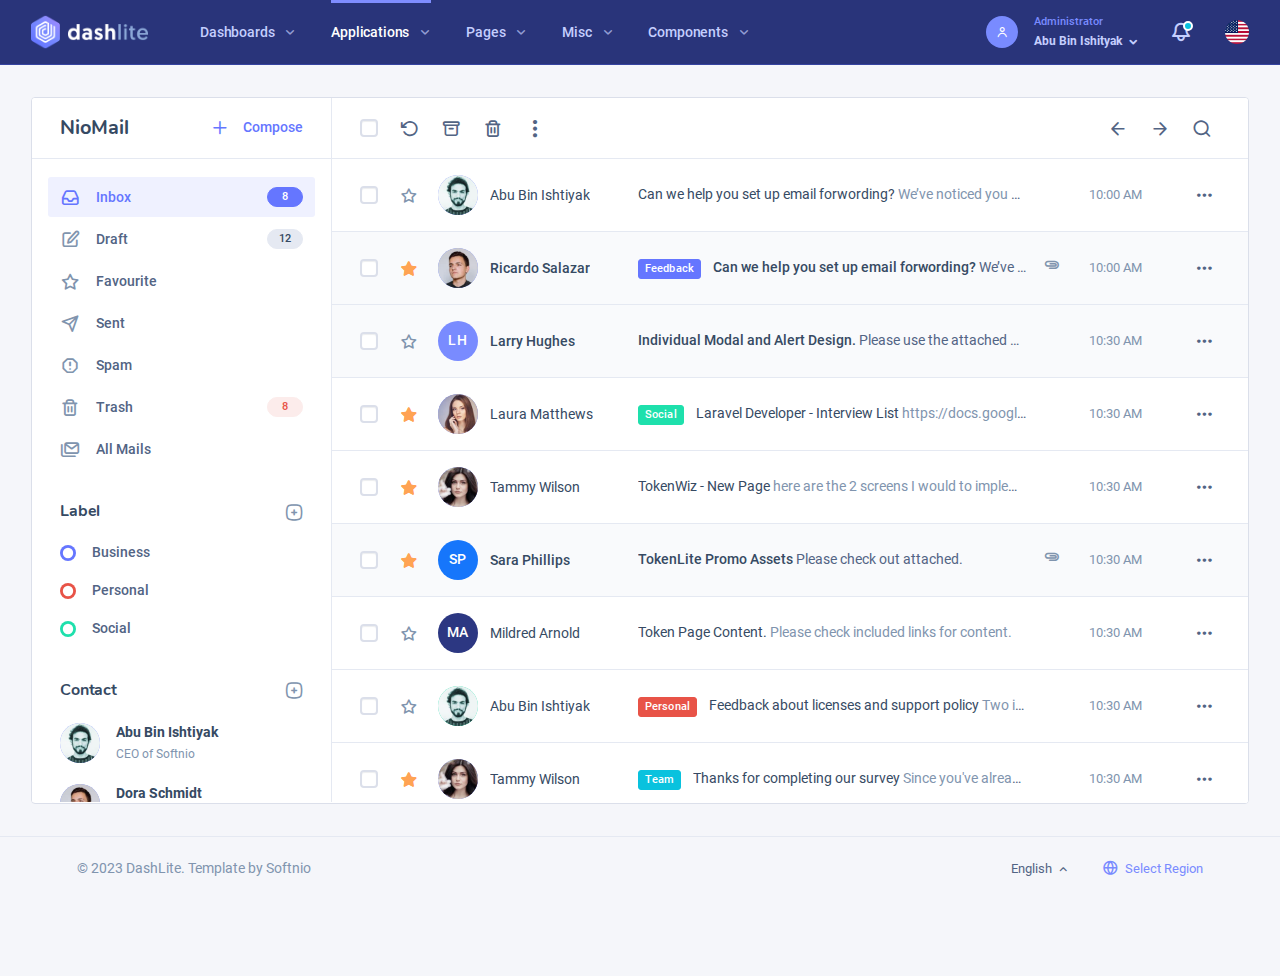
<file: html/apps-inbox.html>
<!DOCTYPE html>
<html lang="zxx" class="js">

<head>
    <base href="../">
    <meta charset="utf-8">
    <meta name="author" content="Softnio">
    <meta name="viewport" content="width=device-width, initial-scale=1, shrink-to-fit=no">
    <meta name="description" content="A powerful and conceptual apps base dashboard template that especially build for developers and programmers.">
    <!-- Fav Icon  -->
    <link rel="shortcut icon" href="./images/favicon.png">
    <!-- Page Title  -->
    <title>Inbox / Mails | DashLite Admin Template</title>
    <!-- StyleSheets  -->
    <link rel="stylesheet" href="./assets/css/dashlite.css?ver=3.2.3">
    <link id="skin-default" rel="stylesheet" href="./assets/css/theme.css?ver=3.2.3">
</head>

<body class="nk-body npc-invest bg-lighter ">
    <div class="nk-app-root">
        <!-- wrap @s -->
        <div class="nk-wrap ">
            <!-- main header @s -->
            <div class="nk-header nk-header-fluid is-theme">
                <div class="container-xl wide-xl">
                    <div class="nk-header-wrap">
                        <div class="nk-menu-trigger me-sm-2 d-lg-none">
                            <a href="#" class="nk-nav-toggle nk-quick-nav-icon" data-target="headerNav"><em class="icon ni ni-menu"></em></a>
                        </div>
                        <div class="nk-header-brand">
                            <a href="html/index.html" class="logo-link">
                                <img class="logo-light logo-img" src="./images/logo.png" srcset="./images/logo2x.png 2x" alt="logo">
                                <img class="logo-dark logo-img" src="./images/logo-dark.png" srcset="./images/logo-dark2x.png 2x" alt="logo-dark">
                            </a>
                        </div><!-- .nk-header-brand -->
                        <div class="nk-header-menu" data-content="headerNav">
                            <div class="nk-header-mobile">
                                <div class="nk-header-brand">
                                    <a href="html/index.html" class="logo-link">
                                        <img class="logo-light logo-img" src="./images/logo.png" srcset="./images/logo2x.png 2x" alt="logo">
                                        <img class="logo-dark logo-img" src="./images/logo-dark.png" srcset="./images/logo-dark2x.png 2x" alt="logo-dark">
                                    </a>
                                </div>
                                <div class="nk-menu-trigger me-n2">
                                    <a href="#" class="nk-nav-toggle nk-quick-nav-icon" data-target="headerNav"><em class="icon ni ni-arrow-left"></em></a>
                                </div>
                            </div>
                            <ul class="nk-menu nk-menu-main ui-s2">
                                <li class="nk-menu-item has-sub">
                                    <a href="#" class="nk-menu-link nk-menu-toggle">
                                        <span class="nk-menu-text">Dashboards</span>
                                    </a>
                                    <ul class="nk-menu-sub">
                                        <li class="nk-menu-item">
                                            <a href="html/index.html" class="nk-menu-link">
                                                <span class="nk-menu-text">Default Dashboard</span>
                                            </a>
                                        </li><!-- .nk-menu-item -->
                                        <li class="nk-menu-item">
                                            <a href="html/index-sales.html" class="nk-menu-link">
                                                <span class="nk-menu-text">Sales Dashboard</span>
                                            </a>
                                        </li><!-- .nk-menu-item -->
                                        <li class="nk-menu-item">
                                            <a href="html/index-crypto.html" class="nk-menu-link">
                                                <span class="nk-menu-text">Crypto Dashboard</span>
                                            </a>
                                        </li><!-- .nk-menu-item -->
                                        <li class="nk-menu-item">
                                            <a href="html/index-analytics.html" class="nk-menu-link">
                                                <span class="nk-menu-text">Analytics Dashboard</span>
                                            </a>
                                        </li><!-- .nk-menu-item -->
                                        <li class="nk-menu-heading">
                                            <h6 class="overline-title text-primary">Use-Case Concept</h6>
                                        </li><!-- .nk-menu-item -->
                                        <li class="nk-menu-item">
                                            <a href="html/invest/index.html" class="nk-menu-link" target="_blank">
                                                <span class="nk-menu-text">Investment Panel</span>
                                                <span class="nk-menu-badge">HOT</span>
                                            </a>
                                        </li><!-- .nk-menu-item -->
                                    </ul><!-- .nk-menu-sub -->
                                </li><!-- .nk-menu-item -->
                                <li class="nk-menu-item has-sub">
                                    <a href="#" class="nk-menu-link nk-menu-toggle">
                                        <span class="nk-menu-text">Applications</span>
                                    </a>
                                    <ul class="nk-menu-sub">
                                        <li class="nk-menu-item">
                                            <a href="html/apps-messages.html" class="nk-menu-link"><span class="nk-menu-text">Messages</span></a>
                                        </li>
                                        <li class="nk-menu-item">
                                            <a href="html/apps-inbox.html" class="nk-menu-link"><span class="nk-menu-text">Inbox / Mail</span></a>
                                        </li>
                                        <li class="nk-menu-item">
                                            <a href="html/apps-file-manager.html" class="nk-menu-link"><span class="nk-menu-text">File Manager</span></a>
                                        </li>
                                        <li class="nk-menu-item">
                                            <a href="html/apps-chats.html" class="nk-menu-link"><span class="nk-menu-text">Chats / Messenger</span></a>
                                        </li>
                                        <li class="nk-menu-item">
                                            <a href="html/apps-calendar.html" class="nk-menu-link"><span class="nk-menu-text">Calendar</span></a>
                                        </li>
                                        <li class="nk-menu-item">
                                            <a href="html/apps-kanban.html" class="nk-menu-link"><span class="nk-menu-text">Kanban Board</span></a>
                                        </li>
                                    </ul><!-- .nk-menu-sub -->
                                </li><!-- .nk-menu-item -->
                                <li class="nk-menu-item has-sub">
                                    <a href="#" class="nk-menu-link nk-menu-toggle">
                                        <span class="nk-menu-text">Pages</span>
                                    </a>
                                    <ul class="nk-menu-sub">
                                        <li class="nk-menu-item has-sub">
                                            <a href="#" class="nk-menu-link nk-menu-toggle">
                                                <span class="nk-menu-text">Projects</span>
                                            </a>
                                            <ul class="nk-menu-sub">
                                                <li class="nk-menu-item">
                                                    <a href="html/project-card.html" class="nk-menu-link"><span class="nk-menu-text">Project Cards</span></a>
                                                </li>
                                                <li class="nk-menu-item">
                                                    <a href="html/project-list.html" class="nk-menu-link"><span class="nk-menu-text">Project List</span></a>
                                                </li>
                                            </ul><!-- .nk-menu-sub -->
                                        </li><!-- .nk-menu-item -->
                                        <li class="nk-menu-item has-sub">
                                            <a href="#" class="nk-menu-link nk-menu-toggle">
                                                <span class="nk-menu-text">User Manage</span>
                                            </a>
                                            <ul class="nk-menu-sub">
                                                <li class="nk-menu-item">
                                                    <a href="html/user-list-regular.html" class="nk-menu-link"><span class="nk-menu-text">User List - Regular</span></a>
                                                </li>
                                                <li class="nk-menu-item">
                                                    <a href="html/user-list-compact.html" class="nk-menu-link"><span class="nk-menu-text">User List - Compact</span></a>
                                                </li>
                                                <li class="nk-menu-item">
                                                    <a href="html/user-details-regular.html" class="nk-menu-link"><span class="nk-menu-text">User Details - Regular</span></a>
                                                </li>
                                                <li class="nk-menu-item">
                                                    <a href="html/user-profile-regular.html" class="nk-menu-link"><span class="nk-menu-text">User Profile - Regular</span></a>
                                                </li>
                                                <li class="nk-menu-item">
                                                    <a href="html/user-card.html" class="nk-menu-link"><span class="nk-menu-text">User Contact - Card</span> </a>
                                                </li>
                                            </ul><!-- .nk-menu-sub -->
                                        </li><!-- .nk-menu-item -->
                                        <li class="nk-menu-item has-sub">
                                            <a href="#" class="nk-menu-link nk-menu-toggle">
                                                <span class="nk-menu-icon"><em class="icon ni ni-user-list"></em></span>
                                                <span class="nk-menu-text">Customers</span>
                                            </a>
                                            <ul class="nk-menu-sub">
                                                <li class="nk-menu-item">
                                                    <a href="html/customer-list.html" class="nk-menu-link"><span class="nk-menu-text">Customer List</span></a>
                                                </li>
                                                <li class="nk-menu-item">
                                                    <a href="html/customer-details.html" class="nk-menu-link"><span class="nk-menu-text">Customer Details</span></a>
                                                </li>
                                            </ul><!-- .nk-menu-sub -->
                                        </li><!-- .nk-menu-item -->
                                        <li class="nk-menu-item has-sub">
                                            <a href="#" class="nk-menu-link nk-menu-toggle">
                                                <span class="nk-menu-text">AML / KYCs</span>
                                            </a>
                                            <ul class="nk-menu-sub">
                                                <li class="nk-menu-item">
                                                    <a href="html/kyc-list-regular.html" class="nk-menu-link"><span class="nk-menu-text">KYC List - Regular</span></a>
                                                </li>
                                                <li class="nk-menu-item">
                                                    <a href="html/kyc-details-regular.html" class="nk-menu-link"><span class="nk-menu-text">KYC Details - Regular</span></a>
                                                </li>
                                            </ul><!-- .nk-menu-sub -->
                                        </li><!-- .nk-menu-item -->
                                        <li class="nk-menu-item has-sub">
                                            <a href="#" class="nk-menu-link nk-menu-toggle">
                                                <span class="nk-menu-text">Transactions</span>
                                            </a>
                                            <ul class="nk-menu-sub">
                                                <li class="nk-menu-item">
                                                    <a href="html/transaction-basic.html" class="nk-menu-link"><span class="nk-menu-text">Tranx List - Basic</span></a>
                                                </li>
                                                <li class="nk-menu-item">
                                                    <a href="html/transaction-crypto.html" class="nk-menu-link"><span class="nk-menu-text">Tranx List - Crypto</span></a>
                                                </li>
                                            </ul><!-- .nk-menu-sub -->
                                        </li><!-- .nk-menu-item -->
                                        <li class="nk-menu-item has-sub">
                                            <a href="#" class="nk-menu-link nk-menu-toggle">
                                                <span class="nk-menu-text">Invoice</span>
                                            </a>
                                            <ul class="nk-menu-sub">
                                                <li class="nk-menu-item">
                                                    <a href="html/invoice-list.html" class="nk-menu-link"><span class="nk-menu-text">Invoice List</span></a>
                                                </li>
                                                <li class="nk-menu-item">
                                                    <a href="html/invoice-details.html" class="nk-menu-link"><span class="nk-menu-text">Invoice Details</span></a>
                                                </li>
                                            </ul><!-- .nk-menu-sub -->
                                        </li><!-- .nk-menu-item -->
                                        <li class="nk-menu-item has-sub">
                                            <a href="#" class="nk-menu-link nk-menu-toggle">
                                                <span class="nk-menu-text">Products</span>
                                            </a>
                                            <ul class="nk-menu-sub">
                                                <li class="nk-menu-item">
                                                    <a href="html/product-list.html" class="nk-menu-link"><span class="nk-menu-text">Product List</span></a>
                                                </li>
                                                <li class="nk-menu-item">
                                                    <a href="html/product-card.html" class="nk-menu-link"><span class="nk-menu-text">Product Card</span></a>
                                                </li>
                                                <li class="nk-menu-item">
                                                    <a href="html/product-details.html" class="nk-menu-link"><span class="nk-menu-text">Product Details</span></a>
                                                </li>
                                            </ul><!-- .nk-menu-sub -->
                                        </li><!-- .nk-menu-item -->
                                        <li class="nk-menu-item">
                                            <a href="html/pricing-table.html" class="nk-menu-link">
                                                <span class="nk-menu-text">Pricing Table</span>
                                            </a>
                                        </li><!-- .nk-menu-item -->
                                        <li class="nk-menu-item">
                                            <a href="html/gallery.html" class="nk-menu-link">
                                                <span class="nk-menu-text">Image Gallery</span>
                                            </a>
                                        </li><!-- .nk-menu-item -->
                                        <li class="nk-menu-item">
                                            <a href="html/pages/regular-v1.html" class="nk-menu-link"><span class="nk-menu-text">Regular Page - v1</span></a>
                                        </li><!-- .nk-menu-item -->
                                        <li class="nk-menu-item">
                                            <a href="html/pages/regular-v2.html" class="nk-menu-link"><span class="nk-menu-text">Regular Page - v2</span></a>
                                        </li><!-- .nk-menu-item -->
                                        <li class="nk-menu-item">
                                            <a href="html/pages/faqs.html" class="nk-menu-link"><span class="nk-menu-text">Faqs / Help</span></a>
                                        </li><!-- .nk-menu-item -->
                                    </ul><!-- .nk-menu-sub -->
                                </li><!-- .nk-menu-item -->
                                <li class="nk-menu-item has-sub">
                                    <a href="#" class="nk-menu-link nk-menu-toggle">
                                        <span class="nk-menu-text">Misc</span>
                                    </a>
                                    <ul class="nk-menu-sub">
                                        <li class="nk-menu-item has-sub">
                                            <a href="#" class="nk-menu-link nk-menu-toggle">
                                                <span class="nk-menu-text">Auth Pages</span>
                                            </a>
                                            <ul class="nk-menu-sub">
                                                <li class="nk-menu-item">
                                                    <a href="html/pages/auths/auth-login.html" class="nk-menu-link" target="_blank"><span class="nk-menu-text">Login / Signin</span></a>
                                                </li>
                                                <li class="nk-menu-item">
                                                    <a href="html/pages/auths/auth-register.html" class="nk-menu-link" target="_blank"><span class="nk-menu-text">Register / Signup</span></a>
                                                </li>
                                                <li class="nk-menu-item">
                                                    <a href="html/pages/auths/auth-reset.html" class="nk-menu-link" target="_blank"><span class="nk-menu-text">Forgot Password</span></a>
                                                </li>
                                                <li class="nk-menu-item">
                                                    <a href="html/pages/auths/auth-success.html" class="nk-menu-link" target="_blank"><span class="nk-menu-text">Success / Confirm</span></a>
                                                </li>
                                                <li class="nk-menu-item has-sub">
                                                    <a href="#" class="nk-menu-link nk-menu-toggle"><span class="nk-menu-text">Classic Version - v2</span></a>
                                                    <ul class="nk-menu-sub">
                                                        <li class="nk-menu-item">
                                                            <a href="html/pages/auths/auth-login-v2.html" class="nk-menu-link" target="_blank"><span class="nk-menu-text">Login / Signin</span></a>
                                                        </li>
                                                        <li class="nk-menu-item">
                                                            <a href="html/pages/auths/auth-register-v2.html" class="nk-menu-link" target="_blank"><span class="nk-menu-text">Register / Signup</span></a>
                                                        </li>
                                                        <li class="nk-menu-item">
                                                            <a href="html/pages/auths/auth-reset-v2.html" class="nk-menu-link" target="_blank"><span class="nk-menu-text">Forgot Password</span></a>
                                                        </li>
                                                        <li class="nk-menu-item">
                                                            <a href="html/pages/auths/auth-success-v2.html" class="nk-menu-link" target="_blank"><span class="nk-menu-text">Success / Confirm</span></a>
                                                        </li>
                                                    </ul>
                                                </li>
                                                <li class="nk-menu-item has-sub">
                                                    <a href="#" class="nk-menu-link nk-menu-toggle"><span class="nk-menu-text">No Slider Version - v3</span></a>
                                                    <ul class="nk-menu-sub">
                                                        <li class="nk-menu-item">
                                                            <a href="html/pages/auths/auth-login-v3.html" class="nk-menu-link" target="_blank"><span class="nk-menu-text">Login / Signin</span></a>
                                                        </li>
                                                        <li class="nk-menu-item">
                                                            <a href="html/pages/auths/auth-register-v3.html" class="nk-menu-link" target="_blank"><span class="nk-menu-text">Register / Signup</span></a>
                                                        </li>
                                                        <li class="nk-menu-item">
                                                            <a href="html/pages/auths/auth-reset-v3.html" class="nk-menu-link" target="_blank"><span class="nk-menu-text">Forgot Password</span></a>
                                                        </li>
                                                        <li class="nk-menu-item">
                                                            <a href="html/pages/auths/auth-success-v3.html" class="nk-menu-link" target="_blank"><span class="nk-menu-text">Success / Confirm</span></a>
                                                        </li>
                                                    </ul>
                                                </li>
                                            </ul><!-- .nk-menu-sub -->
                                        </li><!-- .nk-menu-item -->
                                        <li class="nk-menu-item has-sub">
                                            <a href="#" class="nk-menu-link nk-menu-toggle">
                                                <span class="nk-menu-text">Error Pages</span>
                                            </a>
                                            <ul class="nk-menu-sub">
                                                <li class="nk-menu-item">
                                                    <a href="html/pages/errors/404-classic.html" target="_blank" class="nk-menu-link"><span class="nk-menu-text">404 Classic</span></a>
                                                </li>
                                                <li class="nk-menu-item">
                                                    <a href="html/pages/errors/504-classic.html" target="_blank" class="nk-menu-link"><span class="nk-menu-text">504 Classic</span></a>
                                                </li>
                                                <li class="nk-menu-item">
                                                    <a href="html/pages/errors/404-s1.html" target="_blank" class="nk-menu-link"><span class="nk-menu-text">404 Modern</span></a>
                                                </li>
                                                <li class="nk-menu-item">
                                                    <a href="html/pages/errors/504-s1.html" target="_blank" class="nk-menu-link"><span class="nk-menu-text">504 Modern</span></a>
                                                </li>
                                            </ul><!-- .nk-menu-sub -->
                                        </li><!-- .nk-menu-item -->
                                        <li class="nk-menu-item">
                                            <a href="html/_blank.html" class="nk-menu-link"><span class="nk-menu-text">Blank / Startup</span></a>
                                        </li>
                                        <li class="nk-menu-item">
                                            <a href="html/pages/terms-policy.html" class="nk-menu-link"><span class="nk-menu-text">Terms / Policy</span></a>
                                        </li>
                                    </ul><!-- .nk-menu-sub -->
                                </li><!-- .nk-menu-item -->
                                <li class="nk-menu-item has-sub">
                                    <a href="#" class="nk-menu-link nk-menu-toggle">
                                        <span class="nk-menu-text">Components</span>
                                    </a>
                                    <ul class="nk-menu-sub">
                                        <li class="nk-menu-item has-sub">
                                            <a href="#" class="nk-menu-link nk-menu-toggle">
                                                <span class="nk-menu-text">Ui Elements</span>
                                            </a>
                                            <ul class="nk-menu-sub">
                                                <li class="nk-menu-item">
                                                    <a href="html/components/elements/alerts.html" class="nk-menu-link"><span class="nk-menu-text">Alerts</span></a>
                                                </li>
                                                <li class="nk-menu-item">
                                                    <a href="html/components/elements/accordions.html" class="nk-menu-link"><span class="nk-menu-text">Accordions</span></a>
                                                </li>
                                                <li class="nk-menu-item">
                                                    <a href="html/components/elements/avatar.html" class="nk-menu-link"><span class="nk-menu-text">Avatar</span></a>
                                                </li>
                                                <li class="nk-menu-item">
                                                    <a href="html/components/elements/badges.html" class="nk-menu-link"><span class="nk-menu-text">Badges</span></a>
                                                </li>
                                                <li class="nk-menu-item">
                                                    <a href="html/components/elements/buttons.html" class="nk-menu-link"><span class="nk-menu-text">Buttons</span></a>
                                                </li>
                                                <li class="nk-menu-item">
                                                    <a href="html/components/elements/buttons-group.html" class="nk-menu-link"><span class="nk-menu-text">Button Group</span></a>
                                                </li>
                                                <li class="nk-menu-item">
                                                    <a href="html/components/elements/breadcrumb.html" class="nk-menu-link"><span class="nk-menu-text">Breadcrumb</span></a>
                                                </li>
                                                <li class="nk-menu-item">
                                                    <a href="html/components/elements/cards.html" class="nk-menu-link"><span class="nk-menu-text">Cards</span></a>
                                                </li>
                                                <li class="nk-menu-item">
                                                    <a href="html/components/elements/carousel.html" class="nk-menu-link"><span class="nk-menu-text">Carousel</span></a>
                                                </li>
                                                <li class="nk-menu-item">
                                                    <a href="html/components/elements/list-dropdown.html" class="nk-menu-link"><span class="nk-menu-text">List Dropdown</span></a>
                                                </li>
                                                <li class="nk-menu-item">
                                                    <a href="html/components/elements/modals.html" class="nk-menu-link"><span class="nk-menu-text">Modals</span></a>
                                                </li>
                                                <li class="nk-menu-item">
                                                    <a href="html/components/elements/pagination.html" class="nk-menu-link"><span class="nk-menu-text">Pagination</span></a>
                                                </li>
                                                <li class="nk-menu-item">
                                                    <a href="html/components/elements/popover.html" class="nk-menu-link"><span class="nk-menu-text">Popovers</span></a>
                                                </li>
                                                <li class="nk-menu-item">
                                                    <a href="html/components/elements/progress.html" class="nk-menu-link"><span class="nk-menu-text">Progress</span></a>
                                                </li>
                                                <li class="nk-menu-item">
                                                    <a href="html/components/elements/preloader.html" class="nk-menu-link"><span class="nk-menu-text">Preloader</span> <span class="nk-menu-badge">New</span></a>
                                                </li>
                                                <li class="nk-menu-item">
                                                    <a href="html/components/elements/placeholders.html" class="nk-menu-link"><span class="nk-menu-text">Placeholders</span> <span class="nk-menu-badge">New</span></a>
                                                </li>
                                                <li class="nk-menu-item">
                                                    <a href="html/components/elements/spinner.html" class="nk-menu-link"><span class="nk-menu-text">Spinner</span></a>
                                                </li>
                                                <li class="nk-menu-item">
                                                    <a href="html/components/elements/tabs.html" class="nk-menu-link"><span class="nk-menu-text">Tabs</span></a>
                                                </li>
                                                <li class="nk-menu-item">
                                                    <a href="html/components/elements/toast.html" class="nk-menu-link"><span class="nk-menu-text">Toasts</span></a>
                                                </li>
                                                <li class="nk-menu-item">
                                                    <a href="html/components/elements/tooltip.html" class="nk-menu-link"><span class="nk-menu-text">Tooltip</span></a>
                                                </li>
                                                <li class="nk-menu-item">
                                                    <a href="html/components/elements/typography.html" class="nk-menu-link"><span class="nk-menu-text">Typography</span></a>
                                                </li>
                                            </ul><!-- .nk-menu-sub -->
                                        </li><!-- .nk-menu-item -->
                                        <li class="nk-menu-item has-sub">
                                            <a href="#" class="nk-menu-link nk-menu-toggle"><span class="nk-menu-text">Utilities</span></a>
                                            <ul class="nk-menu-sub">
                                                <li class="nk-menu-item"><a href="html/components/elements/util-border.html" class="nk-menu-link"><span class="nk-menu-text">Border</span></a></li>
                                                <li class="nk-menu-item"><a href="html/components/elements/util-colors.html" class="nk-menu-link"><span class="nk-menu-text">Colors</span></a></li>
                                                <li class="nk-menu-item"><a href="html/components/elements/util-display.html" class="nk-menu-link"><span class="nk-menu-text">Display</span></a></li>
                                                <li class="nk-menu-item"><a href="html/components/elements/util-embeded.html" class="nk-menu-link"><span class="nk-menu-text">Embeded</span></a></li>
                                                <li class="nk-menu-item"><a href="html/components/elements/util-flex.html" class="nk-menu-link"><span class="nk-menu-text">Flex</span></a></li>
                                                <li class="nk-menu-item"><a href="html/components/elements/util-text.html" class="nk-menu-link"><span class="nk-menu-text">Text</span></a></li>
                                                <li class="nk-menu-item"><a href="html/components/elements/util-sizing.html" class="nk-menu-link"><span class="nk-menu-text">Sizing</span></a></li>
                                                <li class="nk-menu-item"><a href="html/components/elements/util-spacing.html" class="nk-menu-link"><span class="nk-menu-text">Spacing</span></a></li>
                                                <li class="nk-menu-item"><a href="html/components/elements/util-others.html" class="nk-menu-link"><span class="nk-menu-text">Others</span></a></li>
                                            </ul><!-- .nk-menu-sub -->
                                        </li>
                                        <li class="nk-menu-item has-sub">
                                            <a href="#" class="nk-menu-link nk-menu-toggle">
                                                <span class="nk-menu-text">Forms</span>
                                            </a>
                                            <ul class="nk-menu-sub">
                                                <li class="nk-menu-item">
                                                    <a href="html/components/forms/form-elements.html" class="nk-menu-link"><span class="nk-menu-text">Form Elements</span></a>
                                                </li>
                                                <li class="nk-menu-item">
                                                    <a href="html/components/forms/checkbox-radio.html" class="nk-menu-link"><span class="nk-menu-text">Checkbox Radio</span></a>
                                                </li>
                                                <li class="nk-menu-item">
                                                    <a href="html/components/forms/advanced-controls.html" class="nk-menu-link"><span class="nk-menu-text">Advanced Controls</span></a>
                                                </li>
                                                <li class="nk-menu-item">
                                                    <a href="html/components/forms/input-group.html" class="nk-menu-link"><span class="nk-menu-text">Input Group</span></a>
                                                </li>
                                                <li class="nk-menu-item">
                                                    <a href="html/components/forms/form-upload.html" class="nk-menu-link"><span class="nk-menu-text">Form Upload</span></a>
                                                </li>
                                                <li class="nk-menu-item">
                                                    <a href="html/components/forms/datetime-picker.html" class="nk-menu-link"><span class="nk-menu-text">Date &amp; Time Picker</span></a>
                                                </li>
                                                <li class="nk-menu-item">
                                                    <a href="html/components/forms/number-spinner.html" class="nk-menu-link"><span class="nk-menu-text">Number Spinner</span></a>
                                                </li>
                                                <li class="nk-menu-item">
                                                    <a href="html/components/forms/nouislider.html" class="nk-menu-link"><span class="nk-menu-text">noUiSlider</span></a>
                                                </li>
                                                <li class="nk-menu-item">
                                                    <a href="html/components/forms/form-layouts.html" class="nk-menu-link"><span class="nk-menu-text">Form Layouts</span></a>
                                                </li>
                                                <li class="nk-menu-item">
                                                    <a href="html/components/forms/form-validation.html" class="nk-menu-link"><span class="nk-menu-text">Form Validation</span></a>
                                                </li>
                                                <li class="nk-menu-item">
                                                    <a href="#" class="nk-menu-link nk-menu-toggle"><span class="nk-menu-text">Wizard</span></a>
                                                    <ul class="nk-menu-sub">
                                                        <li class="nk-menu-item"><a href="html/components/forms/form-wizard.html" class="nk-menu-link"><span class="nk-menu-text">Basic Demo</span></a></li>
                                                        <li class="nk-menu-item"><a href="html/components/forms/wizard/create-project.html" class="nk-menu-link"><span class="nk-menu-text">Create Project</span></a></li>
                                                        <li class="nk-menu-item"><a href="html/components/forms/wizard/create-profile.html" class="nk-menu-link"><span class="nk-menu-text">Create Profile</span></a></li>
                                                        <li class="nk-menu-item"><a href="html/components/forms/wizard/two-factor-auth.html" class="nk-menu-link"><span class="nk-menu-text">Two Factor Auth</span></a></li>
                                                        <li class="nk-menu-item"><a target="_blank" href="html/components/forms/wizard/survey-v1.html" class="nk-menu-link"><span class="nk-menu-text">Survey</span></a></li>
                                                        <li class="nk-menu-item"><a target="_blank" href="html/components/forms/wizard/survey-v2.html" class="nk-menu-link"><span class="nk-menu-text">Survey v2</span></a></li>
                                                    </ul><!-- .nk-menu-sub -->
                                                </li>
                                                <li class="nk-menu-heading">
                                                    <h6 class="overline-title text-primary">Rich Editor</h6>
                                                </li><!-- .nk-menu-item -->
                                                <li class="nk-menu-item"><a href="html/components/forms/form-summernote.html" class="nk-menu-link"><span class="nk-menu-text">Summernote</span></a></li>
                                                <li class="nk-menu-item"><a href="html/components/forms/form-quill.html" class="nk-menu-link"><span class="nk-menu-text">Quill</span></a></li>
                                                <li class="nk-menu-item"><a href="html/components/forms/form-tinymce.html" class="nk-menu-link"><span class="nk-menu-text">Tinymce</span></a></li>
                                            </ul><!-- .nk-menu-sub -->
                                        </li><!-- .nk-menu-item -->
                                        <li class="nk-menu-item has-sub">
                                            <a href="#" class="nk-menu-link nk-menu-toggle">
                                                <span class="nk-menu-text">Crafted Icons</span>
                                            </a>
                                            <ul class="nk-menu-sub">
                                                <li class="nk-menu-item">
                                                    <a href="html/components/misc/svg-icons.html" class="nk-menu-link">
                                                        <span class="nk-menu-text">SVG Icon - Exclusive</span>
                                                    </a>
                                                </li>
                                                <li class="nk-menu-item">
                                                    <a href="html/components/misc/nioicon.html" class="nk-menu-link">
                                                        <span class="nk-menu-text">Nioicon - HandCrafted</span>
                                                    </a>
                                                </li>
                                            </ul><!-- .nk-menu-sub -->
                                        </li><!-- .nk-menu-item -->
                                        <li class="nk-menu-item">
                                            <a href="html/components/misc/icons.html" class="nk-menu-link">
                                                <span class="nk-menu-text">Icon Libraries</span>
                                            </a>
                                        </li><!-- .nk-menu-item -->
                                        <li class="nk-menu-item has-sub">
                                            <a href="#" class="nk-menu-link nk-menu-toggle">
                                                <span class="nk-menu-text">Tables</span>
                                            </a>
                                            <ul class="nk-menu-sub">
                                                <li class="nk-menu-item">
                                                    <a href="html/components/tables/table-basic.html" class="nk-menu-link"><span class="nk-menu-text">Basic Tables</span></a>
                                                </li>
                                                <li class="nk-menu-item">
                                                    <a href="html/components/tables/table-special.html" class="nk-menu-link"><span class="nk-menu-text">Special Tables</span></a>
                                                </li>
                                                <li class="nk-menu-item">
                                                    <a href="html/components/tables/table-datatable.html" class="nk-menu-link"><span class="nk-menu-text">DataTables</span></a>
                                                </li>
                                            </ul><!-- .nk-menu-sub -->
                                        </li><!-- .nk-menu-item -->
                                        <li class="nk-menu-item has-sub">
                                            <a href="#" class="nk-menu-link nk-menu-toggle">
                                                <span class="nk-menu-text">Charts</span>
                                            </a>
                                            <ul class="nk-menu-sub">
                                                <li class="nk-menu-item">
                                                    <a href="html/components/charts/chartjs.html" class="nk-menu-link"><span class="nk-menu-text">Chart JS</span></a>
                                                </li>
                                                <li class="nk-menu-item">
                                                    <a href="html/components/charts/knob.html" class="nk-menu-link"><span class="nk-menu-text">Knob JS</span></a>
                                                </li>
                                            </ul><!-- .nk-menu-sub -->
                                        </li><!-- .nk-menu-item -->
                                        <li class="nk-menu-item has-sub">
                                            <a href="#" class="nk-menu-link nk-menu-toggle">
                                                <span class="nk-menu-text">Widgets</span>
                                            </a>
                                            <ul class="nk-menu-sub">
                                                <li class="nk-menu-item">
                                                    <a href="html/components/widgets/cards.html" class="nk-menu-link"><span class="nk-menu-text">Card Widgets</span></a>
                                                </li><!-- .nk-menu-item -->
                                                <li class="nk-menu-item">
                                                    <a href="html/components/widgets/charts.html" class="nk-menu-link"><span class="nk-menu-text">Chart Widgets</span></a>
                                                </li><!-- .nk-menu-item -->
                                                <li class="nk-menu-item">
                                                    <a href="html/components/widgets/ratings.html" class="nk-menu-link"><span class="nk-menu-text">Ratings</span></a>
                                                </li><!-- .nk-menu-item -->
                                            </ul><!-- .nk-menu-sub -->
                                        </li><!-- .nk-menu-item -->
                                        <li class="nk-menu-item has-sub">
                                            <a href="#" class="nk-menu-link nk-menu-toggle">
                                                <span class="nk-menu-text">Miscellaneous</span>
                                            </a>
                                            <ul class="nk-menu-sub">
                                                <li class="nk-menu-item">
                                                    <a href="html/components/misc/slick-sliders.html" class="nk-menu-link"><span class="nk-menu-text">Slick Slider</span></a>
                                                </li><!-- .nk-menu-item -->
                                                <li class="nk-menu-item">
                                                    <a href="html/components/misc/toastr.html" class="nk-menu-link"><span class="nk-menu-text">Toastr</span></a>
                                                </li><!-- .nk-menu-item -->
                                                <li class="nk-menu-item">
                                                    <a href="html/components/misc/sweet-alert.html" class="nk-menu-link"><span class="nk-menu-text">Sweet Alert</span></a>
                                                </li><!-- .nk-menu-item -->
                                                <li class="nk-menu-item">
                                                    <a href="html/components/misc/js-tree.html" class="nk-menu-link"><span class="nk-menu-text">jsTree</span></a>
                                                </li><!-- .nk-menu-item -->
                                                <li class="nk-menu-item">
                                                    <a href="html/components/misc/dual-listbox.html" class="nk-menu-link"><span class="nk-menu-text">Dual Listbox</span></a>
                                                </li><!-- .nk-menu-item -->
                                                <li class="nk-menu-item">
                                                    <a href="html/components/misc/dragula.html" class="nk-menu-link"><span class="nk-menu-text">Dragula</span></a>
                                                </li><!-- .nk-menu-item -->
                                                <li class="nk-menu-item">
                                                    <a href="html/components/misc/map.html" class="nk-menu-link"><span class="nk-menu-text">Google Map</span></a>
                                                </li><!-- .nk-menu-item -->
                                            </ul><!-- .nk-menu-sub -->
                                        </li><!-- .nk-menu-item -->
                                        <li class="nk-menu-item">
                                            <a href="html/email-templates.html" class="nk-menu-link">
                                                <span class="nk-menu-text">Email Template</span>
                                            </a>
                                        </li>
                                    </ul><!-- .nk-menu-sub -->
                                </li><!-- .nk-menu-item -->
                            </ul><!-- .nk-menu -->
                        </div><!-- .nk-header-menu -->
                        <div class="nk-header-tools">
                            <ul class="nk-quick-nav">
                                <li class="dropdown notification-dropdown">
                                    <a href="#" class="dropdown-toggle nk-quick-nav-icon" data-bs-toggle="dropdown">
                                        <div class="icon-status icon-status-info"><em class="icon ni ni-bell"></em></div>
                                    </a>
                                    <div class="dropdown-menu dropdown-menu-xl dropdown-menu-end dropdown-menu-s1">
                                        <div class="dropdown-head">
                                            <span class="sub-title nk-dropdown-title">Notifications</span>
                                            <a href="#">Mark All as Read</a>
                                        </div>
                                        <div class="dropdown-body">
                                            <div class="nk-notification">
                                                <div class="nk-notification-item dropdown-inner">
                                                    <div class="nk-notification-icon">
                                                        <em class="icon icon-circle bg-warning-dim ni ni-curve-down-right"></em>
                                                    </div>
                                                    <div class="nk-notification-content">
                                                        <div class="nk-notification-text">You have requested to <span>Widthdrawl</span></div>
                                                        <div class="nk-notification-time">2 hrs ago</div>
                                                    </div>
                                                </div>
                                                <div class="nk-notification-item dropdown-inner">
                                                    <div class="nk-notification-icon">
                                                        <em class="icon icon-circle bg-success-dim ni ni-curve-down-left"></em>
                                                    </div>
                                                    <div class="nk-notification-content">
                                                        <div class="nk-notification-text">Your <span>Deposit Order</span> is placed</div>
                                                        <div class="nk-notification-time">2 hrs ago</div>
                                                    </div>
                                                </div>
                                                <div class="nk-notification-item dropdown-inner">
                                                    <div class="nk-notification-icon">
                                                        <em class="icon icon-circle bg-warning-dim ni ni-curve-down-right"></em>
                                                    </div>
                                                    <div class="nk-notification-content">
                                                        <div class="nk-notification-text">You have requested to <span>Widthdrawl</span></div>
                                                        <div class="nk-notification-time">2 hrs ago</div>
                                                    </div>
                                                </div>
                                                <div class="nk-notification-item dropdown-inner">
                                                    <div class="nk-notification-icon">
                                                        <em class="icon icon-circle bg-success-dim ni ni-curve-down-left"></em>
                                                    </div>
                                                    <div class="nk-notification-content">
                                                        <div class="nk-notification-text">Your <span>Deposit Order</span> is placed</div>
                                                        <div class="nk-notification-time">2 hrs ago</div>
                                                    </div>
                                                </div>
                                                <div class="nk-notification-item dropdown-inner">
                                                    <div class="nk-notification-icon">
                                                        <em class="icon icon-circle bg-warning-dim ni ni-curve-down-right"></em>
                                                    </div>
                                                    <div class="nk-notification-content">
                                                        <div class="nk-notification-text">You have requested to <span>Widthdrawl</span></div>
                                                        <div class="nk-notification-time">2 hrs ago</div>
                                                    </div>
                                                </div>
                                                <div class="nk-notification-item dropdown-inner">
                                                    <div class="nk-notification-icon">
                                                        <em class="icon icon-circle bg-success-dim ni ni-curve-down-left"></em>
                                                    </div>
                                                    <div class="nk-notification-content">
                                                        <div class="nk-notification-text">Your <span>Deposit Order</span> is placed</div>
                                                        <div class="nk-notification-time">2 hrs ago</div>
                                                    </div>
                                                </div>
                                            </div><!-- .nk-notification -->
                                        </div><!-- .nk-dropdown-body -->
                                        <div class="dropdown-foot center">
                                            <a href="#">View All</a>
                                        </div>
                                    </div>
                                </li><!-- .dropdown -->
                                <li class="dropdown user-dropdown order-sm-first">
                                    <a href="#" class="dropdown-toggle" data-bs-toggle="dropdown">
                                        <div class="user-toggle">
                                            <div class="user-avatar sm">
                                                <em class="icon ni ni-user-alt"></em>
                                            </div>
                                            <div class="user-info d-none d-xl-block">
                                                <div class="user-status">Administrator</div>
                                                <div class="user-name dropdown-indicator">Abu Bin Ishityak</div>
                                            </div>
                                        </div>
                                    </a>
                                    <div class="dropdown-menu dropdown-menu-md dropdown-menu-end dropdown-menu-s1 is-light">
                                        <div class="dropdown-inner user-card-wrap bg-lighter d-none d-md-block">
                                            <div class="user-card">
                                                <div class="user-avatar">
                                                    <span>AB</span>
                                                </div>
                                                <div class="user-info">
                                                    <span class="lead-text">Abu Bin Ishtiyak</span>
                                                    <span class="sub-text">info@softnio.com</span>
                                                </div>
                                                <div class="user-action">
                                                    <a class="btn btn-icon me-n2" href="html/user-profile-setting.html"><em class="icon ni ni-setting"></em></a>
                                                </div>
                                            </div>
                                        </div>
                                        <div class="dropdown-inner user-account-info">
                                            <h6 class="overline-title-alt">Account Balance</h6>
                                            <div class="user-balance">1,494.23 <small class="currency currency-usd">USD</small></div>
                                            <div class="user-balance-sub">Locked <span>15,495.39 <span class="currency currency-usd">USD</span></span></div>
                                            <a href="#" class="link"><span>Withdraw Balance</span> <em class="icon ni ni-wallet-out"></em></a>
                                        </div>
                                        <div class="dropdown-inner">
                                            <ul class="link-list">
                                                <li><a href="html/user-profile-regular.html"><em class="icon ni ni-user-alt"></em><span>View Profile</span></a></li>
                                                <li><a href="html/user-profile-setting.html"><em class="icon ni ni-setting-alt"></em><span>Account Setting</span></a></li>
                                                <li><a href="html/user-profile-activity.html"><em class="icon ni ni-activity-alt"></em><span>Login Activity</span></a></li>
                                                <li><a class="dark-mode-switch" href="#"><em class="icon ni ni-moon"></em><span>Dark Mode</span></a></li>
                                            </ul>
                                        </div>
                                        <div class="dropdown-inner">
                                            <ul class="link-list">
                                                <li><a href="#"><em class="icon ni ni-signout"></em><span>Sign out</span></a></li>
                                            </ul>
                                        </div>
                                    </div>
                                </li><!-- .dropdown -->
                                <li class="dropdown language-dropdown d-none d-sm-flex me-n1">
                                    <a href="#" class="dropdown-toggle nk-quick-nav-icon" data-bs-toggle="dropdown">
                                        <div class="quick-icon">
                                            <img class="icon" src="./images/flags/english-sq.png" alt="">
                                        </div>
                                    </a>
                                    <div class="dropdown-menu dropdown-menu-end dropdown-menu-s1">
                                        <ul class="language-list">
                                            <li>
                                                <a href="#" class="language-item">
                                                    <img src="./images/flags/english.png" alt="" class="language-flag">
                                                    <span class="language-name">English</span>
                                                </a>
                                            </li>
                                            <li>
                                                <a href="#" class="language-item">
                                                    <img src="./images/flags/spanish.png" alt="" class="language-flag">
                                                    <span class="language-name">Español</span>
                                                </a>
                                            </li>
                                            <li>
                                                <a href="#" class="language-item">
                                                    <img src="./images/flags/french.png" alt="" class="language-flag">
                                                    <span class="language-name">Français</span>
                                                </a>
                                            </li>
                                            <li>
                                                <a href="#" class="language-item">
                                                    <img src="./images/flags/turkey.png" alt="" class="language-flag">
                                                    <span class="language-name">Türkçe</span>
                                                </a>
                                            </li>
                                        </ul>
                                    </div>
                                </li><!-- .dropdown -->
                            </ul><!-- .nk-quick-nav -->
                        </div><!-- .nk-header-tools -->
                    </div><!-- .nk-header-wrap -->
                </div><!-- .container-fliud -->
            </div>
            <!-- main header @e -->
            <!-- content @s -->
            <div class="nk-content nk-content-fluid">
                <div class="container-xl wide-xl">
                    <div class="nk-content-inner">
                        <div class="nk-content-body">
                            <div class="nk-ibx">
                                <div class="nk-ibx-aside" data-content="inbox-aside" data-toggle-overlay="true" data-toggle-screen="lg">
                                    <div class="nk-ibx-head">
                                        <h5 class="mb-0">NioMail</h5>
                                        <a class="link link-primary" data-bs-toggle="modal" href="#compose-mail"><em class="icon ni ni-plus"></em> <span>Compose</span></a>
                                    </div>
                                    <div class="nk-ibx-nav" data-simplebar>
                                        <ul class="nk-ibx-menu">
                                            <li class="active">
                                                <a class="nk-ibx-menu-item" href="#">
                                                    <em class="icon ni ni-inbox"></em>
                                                    <span class="nk-ibx-menu-text">Inbox</span>
                                                    <span class="badge rounded-pill bg-primary">8</span>
                                                </a>
                                            </li>
                                            <li>
                                                <a class="nk-ibx-menu-item" href="#">
                                                    <em class="icon ni ni-edit"></em>
                                                    <span class="nk-ibx-menu-text">Draft</span>
                                                    <span class="badge rounded-pill bg-light">12</span>
                                                </a>
                                            </li>
                                            <li>
                                                <a class="nk-ibx-menu-item" href="#">
                                                    <em class="icon ni ni-star"></em>
                                                    <span class="nk-ibx-menu-text">Favourite</span>
                                                </a>
                                            </li>
                                            <li>
                                                <a class="nk-ibx-menu-item" href="#">
                                                    <em class="icon ni ni-send"></em>
                                                    <span class="nk-ibx-menu-text">Sent</span>
                                                </a>
                                            </li>
                                            <li>
                                                <a class="nk-ibx-menu-item" href="#">
                                                    <em class="icon ni ni-report"></em>
                                                    <span class="nk-ibx-menu-text">Spam</span>
                                                </a>
                                            </li>
                                            <li>
                                                <a class="nk-ibx-menu-item" href="#">
                                                    <em class="icon ni ni-trash"></em>
                                                    <span class="nk-ibx-menu-text">Trash</span>
                                                    <span class="badge rounded-pill bg-danger badge-dim">8</span>
                                                </a>
                                            </li>
                                            <li>
                                                <a class="nk-ibx-menu-item" href="#">
                                                    <em class="icon ni ni-emails"></em>
                                                    <span class="nk-ibx-menu-text">All Mails</span>
                                                </a>
                                            </li>
                                        </ul>
                                        <div class="nk-ibx-nav-head">
                                            <h6 class="title">Label</h6>
                                            <a class="link" href="#"><em class="icon ni ni-plus-c"></em></a>
                                        </div>
                                        <ul class="nk-ibx-label">
                                            <li>
                                                <a href="#"><span class="nk-ibx-label-dot dot dot-xl dot-label bg-primary"></span><span class="nk-ibx-label-text">Business</span></a>
                                                <div class="dropdown">
                                                    <a href="#" class="dropdown-toggle" data-bs-toggle="dropdown"><em class="icon ni ni-more-v"></em></a>
                                                    <div class="dropdown-menu dropdown-menu-sm dropdown-menu-end">
                                                        <ul class="link-list-opt no-bdr">
                                                            <li><a href="#"><span>Edit Label</span></a></li>
                                                            <li><a href="#"><span>Remove Label</span></a></li>
                                                            <li><a href="#"><span>Label Color</span></a></li>
                                                            <li class="divider"></li>
                                                        </ul>
                                                        <ul class="link-check">
                                                            <li><a href="#">Show if unread</a></li>
                                                            <li class="active"><a href="#">Show</a></li>
                                                            <li><a href="#">Hide</a></li>
                                                        </ul>
                                                    </div>
                                                </div>
                                            </li>
                                            <li>
                                                <a href="#"><span class="nk-ibx-label-dot dot dot-xl dot-label bg-danger"></span><span class="nk-ibx-label-text">Personal</span></a>
                                                <div class="dropdown">
                                                    <a href="#" class="dropdown-toggle" data-bs-toggle="dropdown"><em class="icon ni ni-more-v"></em></a>
                                                    <div class="dropdown-menu dropdown-menu-sm dropdown-menu-end">
                                                        <ul class="link-list-opt no-bdr">
                                                            <li><a href="#"><span>Edit Label</span></a></li>
                                                            <li><a href="#"><span>Remove Label</span></a></li>
                                                            <li><a href="#"><span>Label Color</span></a></li>
                                                            <li class="divider"></li>
                                                        </ul>
                                                        <ul class="link-check">
                                                            <li><a href="#">If unread</a></li>
                                                            <li class="active"><a href="#">Show</a></li>
                                                            <li><a href="#">Hide</a></li>
                                                        </ul>
                                                    </div>
                                                </div>
                                            </li>
                                            <li>
                                                <a href="#"><span class="nk-ibx-label-dot dot dot-xl dot-label bg-success"></span><span class="nk-ibx-label-text">Social</span></a>
                                                <div class="dropdown">
                                                    <a href="#" class="dropdown-toggle" data-bs-toggle="dropdown"><em class="icon ni ni-more-v"></em></a>
                                                    <div class="dropdown-menu dropdown-menu-sm dropdown-menu-end">
                                                        <ul class="link-list-opt no-bdr">
                                                            <li><a href="#"><span>Edit Label</span></a></li>
                                                            <li><a href="#"><span>Remove Label</span></a></li>
                                                            <li><a href="#"><span>Label Color</span></a></li>
                                                            <li class="divider"></li>
                                                        </ul>
                                                        <ul class="link-check">
                                                            <li><a href="#">Show if unread</a></li>
                                                            <li class="active"><a href="#">Show</a></li>
                                                            <li><a href="#">Hide</a></li>
                                                        </ul>
                                                    </div>
                                                </div>
                                            </li>
                                        </ul>
                                        <div class="nk-ibx-nav-head">
                                            <h6 class="title">Contact</h6>
                                            <a class="link" href="#"><em class="icon ni ni-plus-c"></em></a>
                                        </div>
                                        <ul class="nk-ibx-contact">
                                            <li>
                                                <a href="#">
                                                    <div class="user-card">
                                                        <div class="user-avatar"><img src="./images/avatar/a-sm.jpg" alt=""></div>
                                                        <div class="user-info">
                                                            <span class="lead-text">Abu Bin Ishtiyak</span>
                                                            <span class="sub-text">CEO of Softnio</span>
                                                        </div>
                                                    </div>
                                                </a>
                                                <div class="dropdown">
                                                    <a href="#" class="dropdown-toggle" data-bs-toggle="dropdown"><em class="icon ni ni-more-v"></em></a>
                                                    <div class="dropdown-menu dropdown-menu-xs dropdown-menu-end">
                                                        <ul class="link-list-opt no-bdr">
                                                            <li><a href="#"><span>View Profile</span></a></li>
                                                            <li><a href="#"><span>Send Email</span></a></li>
                                                            <li><a href="#"><span>Start Chat</span></a></li>
                                                        </ul>
                                                    </div>
                                                </div>
                                            </li>
                                            <li>
                                                <a href="#">
                                                    <div class="user-card">
                                                        <div class="user-avatar"><img src="./images/avatar/b-sm.jpg" alt=""></div>
                                                        <div class="user-info">
                                                            <span class="lead-text">Dora Schmidt</span>
                                                            <span class="sub-text">VP Product Imagelab</span>
                                                        </div>
                                                    </div>
                                                </a>
                                                <div class="dropdown">
                                                    <a href="#" class="dropdown-toggle" data-bs-toggle="dropdown"><em class="icon ni ni-more-v"></em></a>
                                                    <div class="dropdown-menu dropdown-menu-xs dropdown-menu-end">
                                                        <ul class="link-list-opt no-bdr">
                                                            <li><a href="#"><span>View Profile</span></a></li>
                                                            <li><a href="#"><span>Send Email</span></a></li>
                                                            <li><a href="#"><span>Start Chat</span></a></li>
                                                        </ul>
                                                    </div>
                                                </div>
                                            </li>
                                            <li>
                                                <a href="#">
                                                    <div class="user-card">
                                                        <div class="user-avatar"><img src="./images/avatar/c-sm.jpg" alt=""></div>
                                                        <div class="user-info">
                                                            <span class="lead-text">Jessica Fowler</span>
                                                            <span class="sub-text">Developer at Softnio</span>
                                                        </div>
                                                    </div>
                                                </a>
                                                <div class="dropdown">
                                                    <a href="#" class="dropdown-toggle" data-bs-toggle="dropdown"><em class="icon ni ni-more-v"></em></a>
                                                    <div class="dropdown-menu dropdown-menu-xs dropdown-menu-end">
                                                        <ul class="link-list-opt no-bdr">
                                                            <li><a href="#"><span>View Profile</span></a></li>
                                                            <li><a href="#"><span>Send Email</span></a></li>
                                                            <li><a href="#"><span>Start Chat</span></a></li>
                                                        </ul>
                                                    </div>
                                                </div>
                                            </li>
                                            <li>
                                                <a href="#">
                                                    <div class="user-card">
                                                        <div class="user-avatar"><img src="./images/avatar/d-sm.jpg" alt=""></div>
                                                        <div class="user-info">
                                                            <span class="lead-text">Eula Flowers</span>
                                                            <span class="sub-text">Co-Founder of Vitzo</span>
                                                        </div>
                                                    </div>
                                                </a>
                                                <div class="dropdown">
                                                    <a href="#" class="dropdown-toggle" data-bs-toggle="dropdown"><em class="icon ni ni-more-v"></em></a>
                                                    <div class="dropdown-menu dropdown-menu-xs dropdown-menu-end">
                                                        <ul class="link-list-opt no-bdr">
                                                            <li><a href="#"><span>View Profile</span></a></li>
                                                            <li><a href="#"><span>Send Email</span></a></li>
                                                            <li><a href="#"><span>Start Chat</span></a></li>
                                                        </ul>
                                                    </div>
                                                </div>
                                            </li>
                                        </ul>
                                        <div class="nk-ibx-status">
                                            <div class="nk-ibx-status-info">
                                                <em class="icon ni ni-hard-drive"></em>
                                                <span><strong>6 GB</strong> (5%) of 100GB used</span>
                                            </div>
                                            <div class="progress progress-md bg-light">
                                                <div class="progress-bar" data-progress="5"></div>
                                            </div>
                                        </div><!-- .nk-ibx-status -->
                                    </div>
                                </div><!-- .nk-ibx-aside -->
                                <div class="nk-ibx-body bg-white">
                                    <div class="nk-ibx-head">
                                        <div class="nk-ibx-head-actions">
                                            <div class="nk-ibx-head-check">
                                                <div class="custom-control custom-control-sm custom-checkbox">
                                                    <input type="checkbox" class="custom-control-input nk-dt-item-check" id="conversionAll">
                                                    <label class="custom-control-label" for="conversionAll"></label>
                                                </div>
                                            </div>
                                            <ul class="nk-ibx-head-tools g-1">
                                                <li><a href="#" class="btn btn-icon btn-trigger"><em class="icon ni ni-undo"></em></a></li>
                                                <li class="d-none d-sm-block"><a href="#" class="btn btn-icon btn-trigger"><em class="icon ni ni-archived"></em></a></li>
                                                <li class="d-none d-sm-block"><a href="#" class="btn btn-icon btn-trigger"><em class="icon ni ni-trash"></em></a></li>
                                                <li>
                                                    <div class="dropdown">
                                                        <a href="#" class="dropdown-toggle btn btn-icon btn-trigger" data-bs-toggle="dropdown"><em class="icon ni ni-more-v"></em></a>
                                                        <div class="dropdown-menu">
                                                            <ul class="link-list-opt no-bdr">
                                                                <li><a class="dropdown-item" href="#"><em class="icon ni ni-eye"></em><span>Move to</span></a></li>
                                                                <li><a class="dropdown-item" href="#"><em class="icon ni ni-trash"></em><span>Delete</span></a></li>
                                                                <li><a class="dropdown-item" href="#"><em class="icon ni ni-archived"></em><span>Archive</span></a></li>
                                                            </ul>
                                                        </div>
                                                    </div>
                                                </li>
                                            </ul>
                                        </div>
                                        <div>
                                            <ul class="nk-ibx-head-tools g-1">
                                                <li><a href="#" class="btn btn-trigger btn-icon btn-tooltip" title="Prev Page"><em class="icon ni ni-arrow-left"></em></a></li>
                                                <li><a href="#" class="btn btn-trigger btn-icon btn-tooltip" title="Next Page"><em class="icon ni ni-arrow-right"></em></a></li>
                                                <li><a href="#" class="btn btn-trigger btn-icon search-toggle toggle-search" data-target="search"><em class="icon ni ni-search"></em></a></li>
                                                <li class="me-n1 d-lg-none"><a href="#" class="btn btn-trigger btn-icon toggle" data-target="inbox-aside"><em class="icon ni ni-menu-alt-r"></em></a></li>
                                            </ul>
                                        </div>
                                        <div class="search-wrap" data-search="search">
                                            <div class="search-content">
                                                <a href="#" class="search-back btn btn-icon toggle-search" data-target="search"><em class="icon ni ni-arrow-left"></em></a>
                                                <input type="text" class="form-control border-transparent form-focus-none" placeholder="Search by user or message">
                                                <button class="search-submit btn btn-icon"><em class="icon ni ni-search"></em></button>
                                            </div>
                                        </div><!-- .search-wrap -->
                                    </div><!-- .nk-ibx-head -->
                                    <div class="nk-ibx-list" data-simplebar>
                                        <div class="nk-ibx-item">
                                            <a href="#" class="nk-ibx-link"></a>
                                            <div class="nk-ibx-item-elem nk-ibx-item-check">
                                                <div class="custom-control custom-control-sm custom-checkbox">
                                                    <input type="checkbox" class="custom-control-input nk-dt-item-check" id="conversionItem01">
                                                    <label class="custom-control-label" for="conversionItem01"></label>
                                                </div>
                                            </div>
                                            <div class="nk-ibx-item-elem nk-ibx-item-star">
                                                <div class="asterisk"><a href="#"><em class="asterisk-off icon ni ni-star"></em><em class="asterisk-on icon ni ni-star-fill"></em></a></div>
                                            </div>
                                            <div class="nk-ibx-item-elem nk-ibx-item-user">
                                                <div class="user-card">
                                                    <div class="user-avatar">
                                                        <img src="./images/avatar/a-sm.jpg" alt="">
                                                    </div>
                                                    <div class="user-name">
                                                        <div class="lead-text">Abu Bin Ishtiyak</div>
                                                    </div>
                                                </div>
                                            </div>
                                            <div class="nk-ibx-item-elem nk-ibx-item-fluid">
                                                <div class="nk-ibx-context-group">
                                                    <div class="nk-ibx-context">
                                                        <span class="nk-ibx-context-text">
                                                            <span class="heading">Can we help you set up email forwording?</span> We’ve noticed you haven’t set up email forward </span>
                                                    </div>
                                                </div>
                                            </div>
                                            <div class="nk-ibx-item-elem nk-ibx-item-attach">
                                            </div>
                                            <div class="nk-ibx-item-elem nk-ibx-item-time">
                                                <div class="sub-text">10:00 AM</div>
                                            </div>
                                            <div class="nk-ibx-item-elem nk-ibx-item-tools">
                                                <div class="ibx-actions">
                                                    <ul class="ibx-actions-hidden gx-1">
                                                        <li>
                                                            <a href="#" class="btn btn-sm btn-icon btn-trigger" data-bs-toggle="tooltip" data-bs-placement="top" title="Archive"><em class="icon ni ni-archived"></em></a>
                                                        </li>
                                                        <li>
                                                            <a href="#" class="btn btn-sm btn-icon btn-trigger" data-bs-toggle="tooltip" data-bs-placement="top" title="Delete"><em class="icon ni ni-trash"></em></a>
                                                        </li>
                                                    </ul>
                                                    <ul class="ibx-actions-visible gx-2">
                                                        <li>
                                                            <div class="dropdown">
                                                                <a href="#" class="dropdown-toggle btn btn-sm btn-icon btn-trigger" data-bs-toggle="dropdown"><em class="icon ni ni-more-h"></em></a>
                                                                <div class="dropdown-menu dropdown-menu-end">
                                                                    <ul class="link-list-opt no-bdr">
                                                                        <li><a class="dropdown-item" href="#"><em class="icon ni ni-eye"></em><span>View</span></a></li>
                                                                        <li><a class="dropdown-item" href="#"><em class="icon ni ni-trash"></em><span>Delete</span></a></li>
                                                                        <li><a class="dropdown-item" href="#"><em class="icon ni ni-archived"></em><span>Archive</span></a></li>
                                                                    </ul>
                                                                </div>
                                                            </div>
                                                        </li>
                                                    </ul>
                                                </div>
                                            </div>
                                        </div><!-- .nk-ibx-item -->
                                        <div class="nk-ibx-item is-unread">
                                            <a href="#" class="nk-ibx-link"></a>
                                            <div class="nk-ibx-item-elem nk-ibx-item-check">
                                                <div class="custom-control custom-control-sm custom-checkbox">
                                                    <input type="checkbox" class="custom-control-input nk-dt-item-check" id="conversionItem02">
                                                    <label class="custom-control-label" for="conversionItem02"></label>
                                                </div>
                                            </div>
                                            <div class="nk-ibx-item-elem nk-ibx-item-star">
                                                <div class="asterisk"><a class="active" href="#"><em class="asterisk-off icon ni ni-star"></em><em class="asterisk-on icon ni ni-star-fill"></em></a></div>
                                            </div>
                                            <div class="nk-ibx-item-elem nk-ibx-item-user">
                                                <div class="user-card">
                                                    <div class="user-avatar">
                                                        <img src="./images/avatar/b-sm.jpg" alt="">
                                                    </div>
                                                    <div class="user-name">
                                                        <div class="lead-text">Ricardo Salazar</div>
                                                    </div>
                                                </div>
                                            </div>
                                            <div class="nk-ibx-item-elem nk-ibx-item-fluid">
                                                <div class="nk-ibx-context-group">
                                                    <div class="nk-ibx-context-badges"><span class="badge bg-primary">Feedback</span></div>
                                                    <div class="nk-ibx-context">
                                                        <span class="nk-ibx-context-text">
                                                            <span class="heading">Can we help you set up email forwording?</span> We’ve noticed you haven’t set up email forward </span>
                                                    </div>
                                                </div>
                                            </div>
                                            <div class="nk-ibx-item-elem nk-ibx-item-attach">
                                                <a class="link link-light">
                                                    <em class="icon ni ni-clip-h"></em>
                                                </a>
                                            </div>
                                            <div class="nk-ibx-item-elem nk-ibx-item-time">
                                                <div class="sub-text">10:00 AM</div>
                                            </div>
                                            <div class="nk-ibx-item-elem nk-ibx-item-tools">
                                                <div class="ibx-actions">
                                                    <ul class="ibx-actions-hidden gx-1">
                                                        <li>
                                                            <a href="#" class="btn btn-sm btn-icon btn-trigger" data-bs-toggle="tooltip" data-bs-placement="top" title="Archive"><em class="icon ni ni-archived"></em></a>
                                                        </li>
                                                        <li>
                                                            <a href="#" class="btn btn-sm btn-icon btn-trigger" data-bs-toggle="tooltip" data-bs-placement="top" title="Delete"><em class="icon ni ni-trash"></em></a>
                                                        </li>
                                                    </ul>
                                                    <ul class="ibx-actions-visible gx-2">
                                                        <li>
                                                            <div class="dropdown">
                                                                <a href="#" class="dropdown-toggle btn btn-sm btn-icon btn-trigger" data-bs-toggle="dropdown"><em class="icon ni ni-more-h"></em></a>
                                                                <div class="dropdown-menu dropdown-menu-end">
                                                                    <ul class="link-list-opt no-bdr">
                                                                        <li><a class="dropdown-item" href="#"><em class="icon ni ni-eye"></em><span>View</span></a></li>
                                                                        <li><a class="dropdown-item" href="#"><em class="icon ni ni-trash"></em><span>Delete</span></a></li>
                                                                        <li><a class="dropdown-item" href="#"><em class="icon ni ni-archived"></em><span>Archive</span></a></li>
                                                                    </ul>
                                                                </div>
                                                            </div>
                                                        </li>
                                                    </ul>
                                                </div>
                                            </div>
                                        </div><!-- .nk-ibx-item -->
                                        <div class="nk-ibx-item is-unread">
                                            <a href="#" class="nk-ibx-link"></a>
                                            <div class="nk-ibx-item-elem nk-ibx-item-check">
                                                <div class="custom-control custom-control-sm custom-checkbox">
                                                    <input type="checkbox" class="custom-control-input nk-dt-item-check" id="conversionItem03">
                                                    <label class="custom-control-label" for="conversionItem03"></label>
                                                </div>
                                            </div>
                                            <div class="nk-ibx-item-elem nk-ibx-item-star">
                                                <div class="asterisk"><a href="#"><em class="asterisk-off icon ni ni-star"></em><em class="asterisk-on icon ni ni-star-fill"></em></a></div>
                                            </div>
                                            <div class="nk-ibx-item-elem nk-ibx-item-user">
                                                <div class="user-card">
                                                    <div class="user-avatar">
                                                        <span>LH</span>
                                                    </div>
                                                    <div class="user-name">
                                                        <div class="lead-text">Larry Hughes</div>
                                                    </div>
                                                </div>
                                            </div>
                                            <div class="nk-ibx-item-elem nk-ibx-item-fluid">
                                                <div class="nk-ibx-context-group">
                                                    <div class="nk-ibx-context">
                                                        <span class="nk-ibx-context-text">
                                                            <span class="heading">Individual Modal and Alert Design.</span> Please use the attached file for modal. </span>
                                                    </div>
                                                </div>
                                            </div>
                                            <div class="nk-ibx-item-elem nk-ibx-item-attach">
                                            </div>
                                            <div class="nk-ibx-item-elem nk-ibx-item-time">
                                                <div class="sub-text">10:30 AM</div>
                                            </div>
                                            <div class="nk-ibx-item-elem nk-ibx-item-tools">
                                                <div class="ibx-actions">
                                                    <ul class="ibx-actions-hidden gx-1">
                                                        <li>
                                                            <a href="#" class="btn btn-sm btn-icon btn-trigger" data-bs-toggle="tooltip" data-bs-placement="top" title="Archive"><em class="icon ni ni-archived"></em></a>
                                                        </li>
                                                        <li>
                                                            <a href="#" class="btn btn-sm btn-icon btn-trigger" data-bs-toggle="tooltip" data-bs-placement="top" title="Delete"><em class="icon ni ni-trash"></em></a>
                                                        </li>
                                                    </ul>
                                                    <ul class="ibx-actions-visible gx-2">
                                                        <li>
                                                            <div class="dropdown">
                                                                <a href="#" class="dropdown-toggle btn btn-sm btn-icon btn-trigger" data-bs-toggle="dropdown"><em class="icon ni ni-more-h"></em></a>
                                                                <div class="dropdown-menu dropdown-menu-end">
                                                                    <ul class="link-list-opt no-bdr">
                                                                        <li><a class="dropdown-item" href="#"><em class="icon ni ni-eye"></em><span>View</span></a></li>
                                                                        <li><a class="dropdown-item" href="#"><em class="icon ni ni-trash"></em><span>Delete</span></a></li>
                                                                        <li><a class="dropdown-item" href="#"><em class="icon ni ni-archived"></em><span>Archive</span></a></li>
                                                                    </ul>
                                                                </div>
                                                            </div>
                                                        </li>
                                                    </ul>
                                                </div>
                                            </div>
                                        </div><!-- .nk-ibx-item -->
                                        <div class="nk-ibx-item">
                                            <a href="#" class="nk-ibx-link"></a>
                                            <div class="nk-ibx-item-elem nk-ibx-item-check">
                                                <div class="custom-control custom-control-sm custom-checkbox">
                                                    <input type="checkbox" class="custom-control-input nk-dt-item-check" id="conversionItem04">
                                                    <label class="custom-control-label" for="conversionItem04"></label>
                                                </div>
                                            </div>
                                            <div class="nk-ibx-item-elem nk-ibx-item-star">
                                                <div class="asterisk"><a class="active" href="#"><em class="asterisk-off icon ni ni-star"></em><em class="asterisk-on icon ni ni-star-fill"></em></a></div>
                                            </div>
                                            <div class="nk-ibx-item-elem nk-ibx-item-user">
                                                <div class="user-card">
                                                    <div class="user-avatar">
                                                        <img src="./images/avatar/c-sm.jpg" alt="">
                                                    </div>
                                                    <div class="user-name">
                                                        <div class="lead-text">Laura Matthews</div>
                                                    </div>
                                                </div>
                                            </div>
                                            <div class="nk-ibx-item-elem nk-ibx-item-fluid">
                                                <div class="nk-ibx-context-group">
                                                    <div class="nk-ibx-context-badges"><span class="badge bg-success">Social</span></div>
                                                    <div class="nk-ibx-context">
                                                        <span class="nk-ibx-context-text">
                                                            <span class="heading">Laravel Developer - Interview List</span> https://docs.google.com/document/d/12oOKEs4qjMlUiHXNVjHJBK </span>
                                                    </div>
                                                </div>
                                            </div>
                                            <div class="nk-ibx-item-elem nk-ibx-item-attach">
                                            </div>
                                            <div class="nk-ibx-item-elem nk-ibx-item-time">
                                                <div class="sub-text">10:30 AM</div>
                                            </div>
                                            <div class="nk-ibx-item-elem nk-ibx-item-tools">
                                                <div class="ibx-actions">
                                                    <ul class="ibx-actions-hidden gx-1">
                                                        <li>
                                                            <a href="#" class="btn btn-sm btn-icon btn-trigger" data-bs-toggle="tooltip" data-bs-placement="top" title="Archive"><em class="icon ni ni-archived"></em></a>
                                                        </li>
                                                        <li>
                                                            <a href="#" class="btn btn-sm btn-icon btn-trigger" data-bs-toggle="tooltip" data-bs-placement="top" title="Delete"><em class="icon ni ni-trash"></em></a>
                                                        </li>
                                                    </ul>
                                                    <ul class="ibx-actions-visible gx-2">
                                                        <li>
                                                            <div class="dropdown">
                                                                <a href="#" class="dropdown-toggle btn btn-sm btn-icon btn-trigger" data-bs-toggle="dropdown"><em class="icon ni ni-more-h"></em></a>
                                                                <div class="dropdown-menu dropdown-menu-end">
                                                                    <ul class="link-list-opt no-bdr">
                                                                        <li><a class="dropdown-item" href="#"><em class="icon ni ni-eye"></em><span>View</span></a></li>
                                                                        <li><a class="dropdown-item" href="#"><em class="icon ni ni-trash"></em><span>Delete</span></a></li>
                                                                        <li><a class="dropdown-item" href="#"><em class="icon ni ni-archived"></em><span>Archive</span></a></li>
                                                                    </ul>
                                                                </div>
                                                            </div>
                                                        </li>
                                                    </ul>
                                                </div>
                                            </div>
                                        </div><!-- .nk-ibx-item -->
                                        <div class="nk-ibx-item">
                                            <a href="#" class="nk-ibx-link"></a>
                                            <div class="nk-ibx-item-elem nk-ibx-item-check">
                                                <div class="custom-control custom-control-sm custom-checkbox">
                                                    <input type="checkbox" class="custom-control-input nk-dt-item-check" id="conversionItem05">
                                                    <label class="custom-control-label" for="conversionItem05"></label>
                                                </div>
                                            </div>
                                            <div class="nk-ibx-item-elem nk-ibx-item-star">
                                                <div class="asterisk"><a class="active" href="#"><em class="asterisk-off icon ni ni-star"></em><em class="asterisk-on icon ni ni-star-fill"></em></a></div>
                                            </div>
                                            <div class="nk-ibx-item-elem nk-ibx-item-user">
                                                <div class="user-card">
                                                    <div class="user-avatar">
                                                        <img src="./images/avatar/d-sm.jpg" alt="">
                                                    </div>
                                                    <div class="user-name">
                                                        <div class="lead-text">Tammy Wilson</div>
                                                    </div>
                                                </div>
                                            </div>
                                            <div class="nk-ibx-item-elem nk-ibx-item-fluid">
                                                <div class="nk-ibx-context-group">
                                                    <div class="nk-ibx-context">
                                                        <span class="nk-ibx-context-text">
                                                            <span class="heading">TokenWiz - New Page</span> here are the 2 screens I would to implement with TokenWiz </span>
                                                    </div>
                                                </div>
                                            </div>
                                            <div class="nk-ibx-item-elem nk-ibx-item-attach">
                                            </div>
                                            <div class="nk-ibx-item-elem nk-ibx-item-time">
                                                <div class="sub-text">10:30 AM</div>
                                            </div>
                                            <div class="nk-ibx-item-elem nk-ibx-item-tools">
                                                <div class="ibx-actions">
                                                    <ul class="ibx-actions-hidden gx-1">
                                                        <li>
                                                            <a href="#" class="btn btn-sm btn-icon btn-trigger" data-bs-toggle="tooltip" data-bs-placement="top" title="Archive"><em class="icon ni ni-archived"></em></a>
                                                        </li>
                                                        <li>
                                                            <a href="#" class="btn btn-sm btn-icon btn-trigger" data-bs-toggle="tooltip" data-bs-placement="top" title="Delete"><em class="icon ni ni-trash"></em></a>
                                                        </li>
                                                    </ul>
                                                    <ul class="ibx-actions-visible gx-2">
                                                        <li>
                                                            <div class="dropdown">
                                                                <a href="#" class="dropdown-toggle btn btn-sm btn-icon btn-trigger" data-bs-toggle="dropdown"><em class="icon ni ni-more-h"></em></a>
                                                                <div class="dropdown-menu dropdown-menu-end">
                                                                    <ul class="link-list-opt no-bdr">
                                                                        <li><a class="dropdown-item" href="#"><em class="icon ni ni-eye"></em><span>View</span></a></li>
                                                                        <li><a class="dropdown-item" href="#"><em class="icon ni ni-trash"></em><span>Delete</span></a></li>
                                                                        <li><a class="dropdown-item" href="#"><em class="icon ni ni-archived"></em><span>Archive</span></a></li>
                                                                    </ul>
                                                                </div>
                                                            </div>
                                                        </li>
                                                    </ul>
                                                </div>
                                            </div>
                                        </div><!-- .nk-ibx-item -->
                                        <div class="nk-ibx-item is-unread">
                                            <a href="#" class="nk-ibx-link"></a>
                                            <div class="nk-ibx-item-elem nk-ibx-item-check">
                                                <div class="custom-control custom-control-sm custom-checkbox">
                                                    <input type="checkbox" class="custom-control-input nk-dt-item-check" id="conversionItem06">
                                                    <label class="custom-control-label" for="conversionItem06"></label>
                                                </div>
                                            </div>
                                            <div class="nk-ibx-item-elem nk-ibx-item-star">
                                                <div class="asterisk"><a class="active" href="#"><em class="asterisk-off icon ni ni-star"></em><em class="asterisk-on icon ni ni-star-fill"></em></a></div>
                                            </div>
                                            <div class="nk-ibx-item-elem nk-ibx-item-user">
                                                <div class="user-card">
                                                    <div class="user-avatar bg-azure">
                                                        <span>SP</span>
                                                    </div>
                                                    <div class="user-name">
                                                        <div class="lead-text">Sara Phillips</div>
                                                    </div>
                                                </div>
                                            </div>
                                            <div class="nk-ibx-item-elem nk-ibx-item-fluid">
                                                <div class="nk-ibx-context-group">
                                                    <div class="nk-ibx-context">
                                                        <span class="nk-ibx-context-text">
                                                            <span class="heading">TokenLite Promo Assets</span> Please check out attached. </span>
                                                    </div>
                                                </div>
                                            </div>
                                            <div class="nk-ibx-item-elem nk-ibx-item-attach">
                                                <a class="link link-light">
                                                    <em class="icon ni ni-clip-h"></em>
                                                </a>
                                            </div>
                                            <div class="nk-ibx-item-elem nk-ibx-item-time">
                                                <div class="sub-text">10:30 AM</div>
                                            </div>
                                            <div class="nk-ibx-item-elem nk-ibx-item-tools">
                                                <div class="ibx-actions">
                                                    <ul class="ibx-actions-hidden gx-1">
                                                        <li>
                                                            <a href="#" class="btn btn-sm btn-icon btn-trigger" data-bs-toggle="tooltip" data-bs-placement="top" title="Archive"><em class="icon ni ni-archived"></em></a>
                                                        </li>
                                                        <li>
                                                            <a href="#" class="btn btn-sm btn-icon btn-trigger" data-bs-toggle="tooltip" data-bs-placement="top" title="Delete"><em class="icon ni ni-trash"></em></a>
                                                        </li>
                                                    </ul>
                                                    <ul class="ibx-actions-visible gx-2">
                                                        <li>
                                                            <div class="dropdown">
                                                                <a href="#" class="dropdown-toggle btn btn-sm btn-icon btn-trigger" data-bs-toggle="dropdown"><em class="icon ni ni-more-h"></em></a>
                                                                <div class="dropdown-menu dropdown-menu-end">
                                                                    <ul class="link-list-opt no-bdr">
                                                                        <li><a class="dropdown-item" href="#"><em class="icon ni ni-eye"></em><span>View</span></a></li>
                                                                        <li><a class="dropdown-item" href="#"><em class="icon ni ni-trash"></em><span>Delete</span></a></li>
                                                                        <li><a class="dropdown-item" href="#"><em class="icon ni ni-archived"></em><span>Archive</span></a></li>
                                                                    </ul>
                                                                </div>
                                                            </div>
                                                        </li>
                                                    </ul>
                                                </div>
                                            </div>
                                        </div><!-- .nk-ibx-item -->
                                        <div class="nk-ibx-item">
                                            <a href="#" class="nk-ibx-link"></a>
                                            <div class="nk-ibx-item-elem nk-ibx-item-check">
                                                <div class="custom-control custom-control-sm custom-checkbox">
                                                    <input type="checkbox" class="custom-control-input nk-dt-item-check" id="conversionItem07">
                                                    <label class="custom-control-label" for="conversionItem07"></label>
                                                </div>
                                            </div>
                                            <div class="nk-ibx-item-elem nk-ibx-item-star">
                                                <div class="asterisk"><a href="#"><em class="asterisk-off icon ni ni-star"></em><em class="asterisk-on icon ni ni-star-fill"></em></a></div>
                                            </div>
                                            <div class="nk-ibx-item-elem nk-ibx-item-user">
                                                <div class="user-card">
                                                    <div class="user-avatar bg-indigo">
                                                        <span>MA</span>
                                                    </div>
                                                    <div class="user-name">
                                                        <div class="lead-text">Mildred Arnold</div>
                                                    </div>
                                                </div>
                                            </div>
                                            <div class="nk-ibx-item-elem nk-ibx-item-fluid">
                                                <div class="nk-ibx-context-group">
                                                    <div class="nk-ibx-context">
                                                        <span class="nk-ibx-context-text">
                                                            <span class="heading">Token Page Content.</span> Please check included links for content. </span>
                                                    </div>
                                                </div>
                                            </div>
                                            <div class="nk-ibx-item-elem nk-ibx-item-attach">
                                            </div>
                                            <div class="nk-ibx-item-elem nk-ibx-item-time">
                                                <div class="sub-text">10:30 AM</div>
                                            </div>
                                            <div class="nk-ibx-item-elem nk-ibx-item-tools">
                                                <div class="ibx-actions">
                                                    <ul class="ibx-actions-hidden gx-1">
                                                        <li>
                                                            <a href="#" class="btn btn-sm btn-icon btn-trigger" data-bs-toggle="tooltip" data-bs-placement="top" title="Archive"><em class="icon ni ni-archived"></em></a>
                                                        </li>
                                                        <li>
                                                            <a href="#" class="btn btn-sm btn-icon btn-trigger" data-bs-toggle="tooltip" data-bs-placement="top" title="Delete"><em class="icon ni ni-trash"></em></a>
                                                        </li>
                                                    </ul>
                                                    <ul class="ibx-actions-visible gx-2">
                                                        <li>
                                                            <div class="dropdown">
                                                                <a href="#" class="dropdown-toggle btn btn-sm btn-icon btn-trigger" data-bs-toggle="dropdown"><em class="icon ni ni-more-h"></em></a>
                                                                <div class="dropdown-menu dropdown-menu-end">
                                                                    <ul class="link-list-opt no-bdr">
                                                                        <li><a class="dropdown-item" href="#"><em class="icon ni ni-eye"></em><span>View</span></a></li>
                                                                        <li><a class="dropdown-item" href="#"><em class="icon ni ni-trash"></em><span>Delete</span></a></li>
                                                                        <li><a class="dropdown-item" href="#"><em class="icon ni ni-archived"></em><span>Archive</span></a></li>
                                                                    </ul>
                                                                </div>
                                                            </div>
                                                        </li>
                                                    </ul>
                                                </div>
                                            </div>
                                        </div><!-- .nk-ibx-item -->
                                        <div class="nk-ibx-item">
                                            <a href="#" class="nk-ibx-link"></a>
                                            <div class="nk-ibx-item-elem nk-ibx-item-check">
                                                <div class="custom-control custom-control-sm custom-checkbox">
                                                    <input type="checkbox" class="custom-control-input nk-dt-item-check" id="conversionItem08">
                                                    <label class="custom-control-label" for="conversionItem08"></label>
                                                </div>
                                            </div>
                                            <div class="nk-ibx-item-elem nk-ibx-item-star">
                                                <div class="asterisk"><a href="#"><em class="asterisk-off icon ni ni-star"></em><em class="asterisk-on icon ni ni-star-fill"></em></a></div>
                                            </div>
                                            <div class="nk-ibx-item-elem nk-ibx-item-user">
                                                <div class="user-card">
                                                    <div class="user-avatar bg-success">
                                                        <img src="./images/avatar/a-sm.jpg" alt="">
                                                    </div>
                                                    <div class="user-name">
                                                        <div class="lead-text">Abu Bin Ishtiyak</div>
                                                    </div>
                                                </div>
                                            </div>
                                            <div class="nk-ibx-item-elem nk-ibx-item-fluid">
                                                <div class="nk-ibx-context-group">
                                                    <div class="nk-ibx-context-badges"><span class="badge bg-danger">Personal</span></div>
                                                    <div class="nk-ibx-context">
                                                        <span class="nk-ibx-context-text">
                                                            <span class="heading">Feedback about licenses and support policy</span> Two important aspects of the marketplace are its licenses, which govern the use of your items by customers </span>
                                                    </div>
                                                </div>
                                            </div>
                                            <div class="nk-ibx-item-elem nk-ibx-item-attach">
                                            </div>
                                            <div class="nk-ibx-item-elem nk-ibx-item-time">
                                                <div class="sub-text">10:30 AM</div>
                                            </div>
                                            <div class="nk-ibx-item-elem nk-ibx-item-tools">
                                                <div class="ibx-actions">
                                                    <ul class="ibx-actions-hidden gx-1">
                                                        <li>
                                                            <a href="#" class="btn btn-sm btn-icon btn-trigger" data-bs-toggle="tooltip" data-bs-placement="top" title="Archive"><em class="icon ni ni-archived"></em></a>
                                                        </li>
                                                        <li>
                                                            <a href="#" class="btn btn-sm btn-icon btn-trigger" data-bs-toggle="tooltip" data-bs-placement="top" title="Delete"><em class="icon ni ni-trash"></em></a>
                                                        </li>
                                                    </ul>
                                                    <ul class="ibx-actions-visible gx-2">
                                                        <li>
                                                            <div class="dropdown">
                                                                <a href="#" class="dropdown-toggle btn btn-sm btn-icon btn-trigger" data-bs-toggle="dropdown"><em class="icon ni ni-more-h"></em></a>
                                                                <div class="dropdown-menu dropdown-menu-end">
                                                                    <ul class="link-list-opt no-bdr">
                                                                        <li><a class="dropdown-item" href="#"><em class="icon ni ni-eye"></em><span>View</span></a></li>
                                                                        <li><a class="dropdown-item" href="#"><em class="icon ni ni-trash"></em><span>Delete</span></a></li>
                                                                        <li><a class="dropdown-item" href="#"><em class="icon ni ni-archived"></em><span>Archive</span></a></li>
                                                                    </ul>
                                                                </div>
                                                            </div>
                                                        </li>
                                                    </ul>
                                                </div>
                                            </div>
                                        </div><!-- .nk-ibx-item -->
                                        <div class="nk-ibx-item">
                                            <a href="#" class="nk-ibx-link"></a>
                                            <div class="nk-ibx-item-elem nk-ibx-item-check">
                                                <div class="custom-control custom-control-sm custom-checkbox">
                                                    <input type="checkbox" class="custom-control-input nk-dt-item-check" id="conversionItem09">
                                                    <label class="custom-control-label" for="conversionItem09"></label>
                                                </div>
                                            </div>
                                            <div class="nk-ibx-item-elem nk-ibx-item-star">
                                                <div class="asterisk"><a class="active" href="#"><em class="asterisk-off icon ni ni-star"></em><em class="asterisk-on icon ni ni-star-fill"></em></a></div>
                                            </div>
                                            <div class="nk-ibx-item-elem nk-ibx-item-user">
                                                <div class="user-card">
                                                    <div class="user-avatar">
                                                        <img src="./images/avatar/d-sm.jpg" alt="">
                                                    </div>
                                                    <div class="user-name">
                                                        <div class="lead-text">Tammy Wilson</div>
                                                    </div>
                                                </div>
                                            </div>
                                            <div class="nk-ibx-item-elem nk-ibx-item-fluid">
                                                <div class="nk-ibx-context-group">
                                                    <div class="nk-ibx-context-badges"><span class="badge bg-info">Team</span></div>
                                                    <div class="nk-ibx-context">
                                                        <span class="nk-ibx-context-text">
                                                            <span class="heading">Thanks for completing our survey</span> Since you've already completed our survey we wanted to give you the opportunity to win as well </span>
                                                    </div>
                                                </div>
                                            </div>
                                            <div class="nk-ibx-item-elem nk-ibx-item-attach">
                                            </div>
                                            <div class="nk-ibx-item-elem nk-ibx-item-time">
                                                <div class="sub-text">10:30 AM</div>
                                            </div>
                                            <div class="nk-ibx-item-elem nk-ibx-item-tools">
                                                <div class="ibx-actions">
                                                    <ul class="ibx-actions-hidden gx-1">
                                                        <li>
                                                            <a href="#" class="btn btn-sm btn-icon btn-trigger" data-bs-toggle="tooltip" data-bs-placement="top" title="Archive"><em class="icon ni ni-archived"></em></a>
                                                        </li>
                                                        <li>
                                                            <a href="#" class="btn btn-sm btn-icon btn-trigger" data-bs-toggle="tooltip" data-bs-placement="top" title="Delete"><em class="icon ni ni-trash"></em></a>
                                                        </li>
                                                    </ul>
                                                    <ul class="ibx-actions-visible gx-2">
                                                        <li>
                                                            <div class="dropdown">
                                                                <a href="#" class="dropdown-toggle btn btn-sm btn-icon btn-trigger" data-bs-toggle="dropdown"><em class="icon ni ni-more-h"></em></a>
                                                                <div class="dropdown-menu dropdown-menu-end">
                                                                    <ul class="link-list-opt no-bdr">
                                                                        <li><a class="dropdown-item" href="#"><em class="icon ni ni-eye"></em><span>View</span></a></li>
                                                                        <li><a class="dropdown-item" href="#"><em class="icon ni ni-trash"></em><span>Delete</span></a></li>
                                                                        <li><a class="dropdown-item" href="#"><em class="icon ni ni-archived"></em><span>Archive</span></a></li>
                                                                    </ul>
                                                                </div>
                                                            </div>
                                                        </li>
                                                    </ul>
                                                </div>
                                            </div>
                                        </div><!-- .nk-ibx-item -->
                                        <div class="nk-ibx-item">
                                            <a href="#" class="nk-ibx-link"></a>
                                            <div class="nk-ibx-item-elem nk-ibx-item-check">
                                                <div class="custom-control custom-control-sm custom-checkbox">
                                                    <input type="checkbox" class="custom-control-input nk-dt-item-check" id="conversionItem10">
                                                    <label class="custom-control-label" for="conversionItem10"></label>
                                                </div>
                                            </div>
                                            <div class="nk-ibx-item-elem nk-ibx-item-star">
                                                <div class="asterisk"><a href="#"><em class="asterisk-off icon ni ni-star"></em><em class="asterisk-on icon ni ni-star-fill"></em></a></div>
                                            </div>
                                            <div class="nk-ibx-item-elem nk-ibx-item-user">
                                                <div class="user-card">
                                                    <div class="user-avatar">
                                                        <img src="./images/avatar/b-sm.jpg" alt="">
                                                    </div>
                                                    <div class="user-name">
                                                        <div class="lead-text">Ricardo Salazar</div>
                                                    </div>
                                                </div>
                                            </div>
                                            <div class="nk-ibx-item-elem nk-ibx-item-fluid">
                                                <div class="nk-ibx-context-group">
                                                    <div class="nk-ibx-context">
                                                        <span class="nk-ibx-context-text">
                                                            <span class="heading">Registration Confirmation for Envato Worldwide</span> The event organizer has provided the following information </span>
                                                    </div>
                                                </div>
                                            </div>
                                            <div class="nk-ibx-item-elem nk-ibx-item-attach">
                                                <a class="link link-light">
                                                    <em class="icon ni ni-clip-h"></em>
                                                </a>
                                            </div>
                                            <div class="nk-ibx-item-elem nk-ibx-item-time">
                                                <div class="sub-text">10:30 AM</div>
                                            </div>
                                            <div class="nk-ibx-item-elem nk-ibx-item-tools">
                                                <div class="ibx-actions">
                                                    <ul class="ibx-actions-hidden gx-1">
                                                        <li>
                                                            <a href="#" class="btn btn-sm btn-icon btn-trigger" data-bs-toggle="tooltip" data-bs-placement="top" title="Archive"><em class="icon ni ni-archived"></em></a>
                                                        </li>
                                                        <li>
                                                            <a href="#" class="btn btn-sm btn-icon btn-trigger" data-bs-toggle="tooltip" data-bs-placement="top" title="Delete"><em class="icon ni ni-trash"></em></a>
                                                        </li>
                                                    </ul>
                                                    <ul class="ibx-actions-visible gx-2">
                                                        <li>
                                                            <div class="dropdown">
                                                                <a href="#" class="dropdown-toggle btn btn-sm btn-icon btn-trigger" data-bs-toggle="dropdown"><em class="icon ni ni-more-h"></em></a>
                                                                <div class="dropdown-menu dropdown-menu-end">
                                                                    <ul class="link-list-opt no-bdr">
                                                                        <li><a class="dropdown-item" href="#"><em class="icon ni ni-eye"></em><span>View</span></a></li>
                                                                        <li><a class="dropdown-item" href="#"><em class="icon ni ni-trash"></em><span>Delete</span></a></li>
                                                                        <li><a class="dropdown-item" href="#"><em class="icon ni ni-archived"></em><span>Archive</span></a></li>
                                                                    </ul>
                                                                </div>
                                                            </div>
                                                        </li>
                                                    </ul>
                                                </div>
                                            </div>
                                        </div><!-- .nk-ibx-item -->
                                        <div class="nk-ibx-item">
                                            <a href="#" class="nk-ibx-link"></a>
                                            <div class="nk-ibx-item-elem nk-ibx-item-check">
                                                <div class="custom-control custom-control-sm custom-checkbox">
                                                    <input type="checkbox" class="custom-control-input nk-dt-item-check" id="conversionItem11">
                                                    <label class="custom-control-label" for="conversionItem11"></label>
                                                </div>
                                            </div>
                                            <div class="nk-ibx-item-elem nk-ibx-item-star">
                                                <div class="asterisk"><a href="#"><em class="asterisk-off icon ni ni-star"></em><em class="asterisk-on icon ni ni-star-fill"></em></a></div>
                                            </div>
                                            <div class="nk-ibx-item-elem nk-ibx-item-user">
                                                <div class="user-card">
                                                    <div class="user-avatar bg-pink">
                                                        <span>CL</span>
                                                    </div>
                                                    <div class="user-name">
                                                        <div class="lead-text">Catherine Larson</div>
                                                    </div>
                                                </div>
                                            </div>
                                            <div class="nk-ibx-item-elem nk-ibx-item-fluid">
                                                <div class="nk-ibx-context-group">
                                                    <div class="nk-ibx-context">
                                                        <span class="nk-ibx-context-text">
                                                            <span class="heading">Bring personality to your design work.</span> As designers, how we tell our stories is key. We must be unique, genuine, and use language with purpose to get meaningful results in our design work. </span>
                                                    </div>
                                                </div>
                                            </div>
                                            <div class="nk-ibx-item-elem nk-ibx-item-attach">
                                                <a class="link link-light">
                                                    <em class="icon ni ni-clip-h"></em>
                                                </a>
                                            </div>
                                            <div class="nk-ibx-item-elem nk-ibx-item-time">
                                                <div class="sub-text">10:30 AM</div>
                                            </div>
                                            <div class="nk-ibx-item-elem nk-ibx-item-tools">
                                                <div class="ibx-actions">
                                                    <ul class="ibx-actions-hidden gx-1">
                                                        <li>
                                                            <a href="#" class="btn btn-sm btn-icon btn-trigger" data-bs-toggle="tooltip" data-bs-placement="top" title="Archive"><em class="icon ni ni-archived"></em></a>
                                                        </li>
                                                        <li>
                                                            <a href="#" class="btn btn-sm btn-icon btn-trigger" data-bs-toggle="tooltip" data-bs-placement="top" title="Delete"><em class="icon ni ni-trash"></em></a>
                                                        </li>
                                                    </ul>
                                                    <ul class="ibx-actions-visible gx-2">
                                                        <li>
                                                            <div class="dropdown">
                                                                <a href="#" class="dropdown-toggle btn btn-sm btn-icon btn-trigger" data-bs-toggle="dropdown"><em class="icon ni ni-more-h"></em></a>
                                                                <div class="dropdown-menu dropdown-menu-end">
                                                                    <ul class="link-list-opt no-bdr">
                                                                        <li><a class="dropdown-item" href="#"><em class="icon ni ni-eye"></em><span>View</span></a></li>
                                                                        <li><a class="dropdown-item" href="#"><em class="icon ni ni-trash"></em><span>Delete</span></a></li>
                                                                        <li><a class="dropdown-item" href="#"><em class="icon ni ni-archived"></em><span>Archive</span></a></li>
                                                                    </ul>
                                                                </div>
                                                            </div>
                                                        </li>
                                                    </ul>
                                                </div>
                                            </div>
                                        </div><!-- .nk-ibx-item -->
                                        <div class="nk-ibx-item">
                                            <a href="#" class="nk-ibx-link"></a>
                                            <div class="nk-ibx-item-elem nk-ibx-item-check">
                                                <div class="custom-control custom-control-sm custom-checkbox">
                                                    <input type="checkbox" class="custom-control-input nk-dt-item-check" id="conversionItem12">
                                                    <label class="custom-control-label" for="conversionItem12"></label>
                                                </div>
                                            </div>
                                            <div class="nk-ibx-item-elem nk-ibx-item-star">
                                                <div class="asterisk"><a href="#"><em class="asterisk-off icon ni ni-star"></em><em class="asterisk-on icon ni ni-star-fill"></em></a></div>
                                            </div>
                                            <div class="nk-ibx-item-elem nk-ibx-item-user">
                                                <div class="user-card">
                                                    <div class="user-avatar bg-azure">
                                                        <span>SP</span>
                                                    </div>
                                                    <div class="user-name">
                                                        <div class="lead-text">Sara Phillips</div>
                                                    </div>
                                                </div>
                                            </div>
                                            <div class="nk-ibx-item-elem nk-ibx-item-fluid">
                                                <div class="nk-ibx-context-group">
                                                    <div class="nk-ibx-context">
                                                        <span class="nk-ibx-context-text">
                                                            <span class="heading">Unique design portfolio examples.</span> Prepare to be blown away with our favourite unique design portfolio examples built </span>
                                                    </div>
                                                </div>
                                            </div>
                                            <div class="nk-ibx-item-elem nk-ibx-item-attach">
                                            </div>
                                            <div class="nk-ibx-item-elem nk-ibx-item-time">
                                                <div class="sub-text">10:30 AM</div>
                                            </div>
                                            <div class="nk-ibx-item-elem nk-ibx-item-tools">
                                                <div class="ibx-actions">
                                                    <ul class="ibx-actions-hidden gx-1">
                                                        <li>
                                                            <a href="#" class="btn btn-sm btn-icon btn-trigger" data-bs-toggle="tooltip" data-bs-placement="top" title="Archive"><em class="icon ni ni-archived"></em></a>
                                                        </li>
                                                        <li>
                                                            <a href="#" class="btn btn-sm btn-icon btn-trigger" data-bs-toggle="tooltip" data-bs-placement="top" title="Delete"><em class="icon ni ni-trash"></em></a>
                                                        </li>
                                                    </ul>
                                                    <ul class="ibx-actions-visible gx-2">
                                                        <li>
                                                            <div class="dropdown">
                                                                <a href="#" class="dropdown-toggle btn btn-sm btn-icon btn-trigger" data-bs-toggle="dropdown"><em class="icon ni ni-more-h"></em></a>
                                                                <div class="dropdown-menu dropdown-menu-end">
                                                                    <ul class="link-list-opt no-bdr">
                                                                        <li><a class="dropdown-item" href="#"><em class="icon ni ni-eye"></em><span>View</span></a></li>
                                                                        <li><a class="dropdown-item" href="#"><em class="icon ni ni-trash"></em><span>Delete</span></a></li>
                                                                        <li><a class="dropdown-item" href="#"><em class="icon ni ni-archived"></em><span>Archive</span></a></li>
                                                                    </ul>
                                                                </div>
                                                            </div>
                                                        </li>
                                                    </ul>
                                                </div>
                                            </div>
                                        </div><!-- .nk-ibx-item -->
                                        <div class="nk-ibx-item">
                                            <a href="#" class="nk-ibx-link"></a>
                                            <div class="nk-ibx-item-elem nk-ibx-item-check">
                                                <div class="custom-control custom-control-sm custom-checkbox">
                                                    <input type="checkbox" class="custom-control-input nk-dt-item-check" id="conversionItem13">
                                                    <label class="custom-control-label" for="conversionItem13"></label>
                                                </div>
                                            </div>
                                            <div class="nk-ibx-item-elem nk-ibx-item-star">
                                                <div class="asterisk"><a href="#"><em class="asterisk-off icon ni ni-star"></em><em class="asterisk-on icon ni ni-star-fill"></em></a></div>
                                            </div>
                                            <div class="nk-ibx-item-elem nk-ibx-item-user">
                                                <div class="user-card">
                                                    <div class="user-avatar">
                                                        <img src="./images/avatar/c-sm.jpg" alt="">
                                                    </div>
                                                    <div class="user-name">
                                                        <div class="lead-text">Laura Matthews</div>
                                                    </div>
                                                </div>
                                            </div>
                                            <div class="nk-ibx-item-elem nk-ibx-item-fluid">
                                                <div class="nk-ibx-context-group">
                                                    <div class="nk-ibx-context-badges"><span class="badge bg-danger">Personal</span></div>
                                                    <div class="nk-ibx-context">
                                                        <span class="nk-ibx-context-text">
                                                            <span class="heading">Credit Card Verification Incomplete.</span> Your recently submitted credit card verification has NOT been completed. We found the following errors in your submission. </span>
                                                    </div>
                                                </div>
                                            </div>
                                            <div class="nk-ibx-item-elem nk-ibx-item-attach">
                                            </div>
                                            <div class="nk-ibx-item-elem nk-ibx-item-time">
                                                <div class="sub-text">10:30 AM</div>
                                            </div>
                                            <div class="nk-ibx-item-elem nk-ibx-item-tools">
                                                <div class="ibx-actions">
                                                    <ul class="ibx-actions-hidden gx-1">
                                                        <li>
                                                            <a href="#" class="btn btn-sm btn-icon btn-trigger" data-bs-toggle="tooltip" data-bs-placement="top" title="Archive"><em class="icon ni ni-archived"></em></a>
                                                        </li>
                                                        <li>
                                                            <a href="#" class="btn btn-sm btn-icon btn-trigger" data-bs-toggle="tooltip" data-bs-placement="top" title="Delete"><em class="icon ni ni-trash"></em></a>
                                                        </li>
                                                    </ul>
                                                    <ul class="ibx-actions-visible gx-2">
                                                        <li>
                                                            <div class="dropdown">
                                                                <a href="#" class="dropdown-toggle btn btn-sm btn-icon btn-trigger" data-bs-toggle="dropdown"><em class="icon ni ni-more-h"></em></a>
                                                                <div class="dropdown-menu dropdown-menu-end">
                                                                    <ul class="link-list-opt no-bdr">
                                                                        <li><a class="dropdown-item" href="#"><em class="icon ni ni-eye"></em><span>View</span></a></li>
                                                                        <li><a class="dropdown-item" href="#"><em class="icon ni ni-trash"></em><span>Delete</span></a></li>
                                                                        <li><a class="dropdown-item" href="#"><em class="icon ni ni-archived"></em><span>Archive</span></a></li>
                                                                    </ul>
                                                                </div>
                                                            </div>
                                                        </li>
                                                    </ul>
                                                </div>
                                            </div>
                                        </div><!-- .nk-ibx-item -->
                                        <div class="nk-ibx-item">
                                            <a href="#" class="nk-ibx-link"></a>
                                            <div class="nk-ibx-item-elem nk-ibx-item-check">
                                                <div class="custom-control custom-control-sm custom-checkbox">
                                                    <input type="checkbox" class="custom-control-input nk-dt-item-check" id="conversionItem14">
                                                    <label class="custom-control-label" for="conversionItem14"></label>
                                                </div>
                                            </div>
                                            <div class="nk-ibx-item-elem nk-ibx-item-star">
                                                <div class="asterisk"><a href="#"><em class="asterisk-off icon ni ni-star"></em><em class="asterisk-on icon ni ni-star-fill"></em></a></div>
                                            </div>
                                            <div class="nk-ibx-item-elem nk-ibx-item-user">
                                                <div class="user-card">
                                                    <div class="user-avatar bg-gray">
                                                        <span>MG</span>
                                                    </div>
                                                    <div class="user-name">
                                                        <div class="lead-text">Maria Grant</div>
                                                    </div>
                                                </div>
                                            </div>
                                            <div class="nk-ibx-item-elem nk-ibx-item-fluid">
                                                <div class="nk-ibx-context-group">
                                                    <div class="nk-ibx-context">
                                                        <span class="nk-ibx-context-text">
                                                            <span class="heading">Introducing npm’s security insights API.</span> Something I think is very important to supply chain security is to have the right information available to make decisions about risk </span>
                                                    </div>
                                                </div>
                                            </div>
                                            <div class="nk-ibx-item-elem nk-ibx-item-attach">
                                            </div>
                                            <div class="nk-ibx-item-elem nk-ibx-item-time">
                                                <div class="sub-text">10:30 AM</div>
                                            </div>
                                            <div class="nk-ibx-item-elem nk-ibx-item-tools">
                                                <div class="ibx-actions">
                                                    <ul class="ibx-actions-hidden gx-1">
                                                        <li>
                                                            <a href="#" class="btn btn-sm btn-icon btn-trigger" data-bs-toggle="tooltip" data-bs-placement="top" title="Archive"><em class="icon ni ni-archived"></em></a>
                                                        </li>
                                                        <li>
                                                            <a href="#" class="btn btn-sm btn-icon btn-trigger" data-bs-toggle="tooltip" data-bs-placement="top" title="Delete"><em class="icon ni ni-trash"></em></a>
                                                        </li>
                                                    </ul>
                                                    <ul class="ibx-actions-visible gx-2">
                                                        <li>
                                                            <div class="dropdown">
                                                                <a href="#" class="dropdown-toggle btn btn-sm btn-icon btn-trigger" data-bs-toggle="dropdown"><em class="icon ni ni-more-h"></em></a>
                                                                <div class="dropdown-menu dropdown-menu-end">
                                                                    <ul class="link-list-opt no-bdr">
                                                                        <li><a class="dropdown-item" href="#"><em class="icon ni ni-eye"></em><span>View</span></a></li>
                                                                        <li><a class="dropdown-item" href="#"><em class="icon ni ni-trash"></em><span>Delete</span></a></li>
                                                                        <li><a class="dropdown-item" href="#"><em class="icon ni ni-archived"></em><span>Archive</span></a></li>
                                                                    </ul>
                                                                </div>
                                                            </div>
                                                        </li>
                                                    </ul>
                                                </div>
                                            </div>
                                        </div><!-- .nk-ibx-item -->
                                        <div class="nk-ibx-item">
                                            <a href="#" class="nk-ibx-link"></a>
                                            <div class="nk-ibx-item-elem nk-ibx-item-check">
                                                <div class="custom-control custom-control-sm custom-checkbox">
                                                    <input type="checkbox" class="custom-control-input nk-dt-item-check" id="conversionItem15">
                                                    <label class="custom-control-label" for="conversionItem15"></label>
                                                </div>
                                            </div>
                                            <div class="nk-ibx-item-elem nk-ibx-item-star">
                                                <div class="asterisk"><a href="#"><em class="asterisk-off icon ni ni-star"></em><em class="asterisk-on icon ni ni-star-fill"></em></a></div>
                                            </div>
                                            <div class="nk-ibx-item-elem nk-ibx-item-user">
                                                <div class="user-card">
                                                    <div class="user-avatar bg-dark">
                                                        <span>TN</span>
                                                    </div>
                                                    <div class="user-name">
                                                        <div class="lead-text">Timothy Nichols</div>
                                                    </div>
                                                </div>
                                            </div>
                                            <div class="nk-ibx-item-elem nk-ibx-item-fluid">
                                                <div class="nk-ibx-context-group">
                                                    <div class="nk-ibx-context">
                                                        <span class="nk-ibx-context-text">
                                                            <span class="heading">Do your table designs pass The Lunch Test</span> This email goes out to everyone who designs data-heavy applications. Lists and tables aren’t exactly the sexiest part of design, but in my own personal experience </span>
                                                    </div>
                                                </div>
                                            </div>
                                            <div class="nk-ibx-item-elem nk-ibx-item-attach">
                                            </div>
                                            <div class="nk-ibx-item-elem nk-ibx-item-time">
                                                <div class="sub-text">10:30 AM</div>
                                            </div>
                                            <div class="nk-ibx-item-elem nk-ibx-item-tools">
                                                <div class="ibx-actions">
                                                    <ul class="ibx-actions-hidden gx-1">
                                                        <li>
                                                            <a href="#" class="btn btn-sm btn-icon btn-trigger" data-bs-toggle="tooltip" data-bs-placement="top" title="Archive"><em class="icon ni ni-archived"></em></a>
                                                        </li>
                                                        <li>
                                                            <a href="#" class="btn btn-sm btn-icon btn-trigger" data-bs-toggle="tooltip" data-bs-placement="top" title="Delete"><em class="icon ni ni-trash"></em></a>
                                                        </li>
                                                    </ul>
                                                    <ul class="ibx-actions-visible gx-2">
                                                        <li>
                                                            <div class="dropdown">
                                                                <a href="#" class="dropdown-toggle btn btn-sm btn-icon btn-trigger" data-bs-toggle="dropdown"><em class="icon ni ni-more-h"></em></a>
                                                                <div class="dropdown-menu dropdown-menu-end">
                                                                    <ul class="link-list-opt no-bdr">
                                                                        <li><a class="dropdown-item" href="#"><em class="icon ni ni-eye"></em><span>View</span></a></li>
                                                                        <li><a class="dropdown-item" href="#"><em class="icon ni ni-trash"></em><span>Delete</span></a></li>
                                                                        <li><a class="dropdown-item" href="#"><em class="icon ni ni-archived"></em><span>Archive</span></a></li>
                                                                    </ul>
                                                                </div>
                                                            </div>
                                                        </li>
                                                    </ul>
                                                </div>
                                            </div>
                                        </div><!-- .nk-ibx-item -->
                                        <div class="nk-ibx-item">
                                            <a href="#" class="nk-ibx-link"></a>
                                            <div class="nk-ibx-item-elem nk-ibx-item-check">
                                                <div class="custom-control custom-control-sm custom-checkbox">
                                                    <input type="checkbox" class="custom-control-input nk-dt-item-check" id="conversionItem16">
                                                    <label class="custom-control-label" for="conversionItem16"></label>
                                                </div>
                                            </div>
                                            <div class="nk-ibx-item-elem nk-ibx-item-star">
                                                <div class="asterisk"><a href="#"><em class="asterisk-off icon ni ni-star"></em><em class="asterisk-on icon ni ni-star-fill"></em></a></div>
                                            </div>
                                            <div class="nk-ibx-item-elem nk-ibx-item-user">
                                                <div class="user-card">
                                                    <div class="user-avatar">
                                                        <span>JL</span>
                                                    </div>
                                                    <div class="user-name">
                                                        <div class="lead-text">Jenkins Lori</div>
                                                    </div>
                                                </div>
                                            </div>
                                            <div class="nk-ibx-item-elem nk-ibx-item-fluid">
                                                <div class="nk-ibx-context-group">
                                                    <div class="nk-ibx-context">
                                                        <span class="nk-ibx-context-text">
                                                            <span class="heading">Can I get email alerts.</span> If you subscribe to email notifications, you will receive an email alert </span>
                                                    </div>
                                                </div>
                                            </div>
                                            <div class="nk-ibx-item-elem nk-ibx-item-attach">
                                            </div>
                                            <div class="nk-ibx-item-elem nk-ibx-item-time">
                                                <div class="sub-text">10:30 AM</div>
                                            </div>
                                            <div class="nk-ibx-item-elem nk-ibx-item-tools">
                                                <div class="ibx-actions">
                                                    <ul class="ibx-actions-hidden gx-1">
                                                        <li>
                                                            <a href="#" class="btn btn-sm btn-icon btn-trigger" data-bs-toggle="tooltip" data-bs-placement="top" title="Archive"><em class="icon ni ni-archived"></em></a>
                                                        </li>
                                                        <li>
                                                            <a href="#" class="btn btn-sm btn-icon btn-trigger" data-bs-toggle="tooltip" data-bs-placement="top" title="Delete"><em class="icon ni ni-trash"></em></a>
                                                        </li>
                                                    </ul>
                                                    <ul class="ibx-actions-visible gx-2">
                                                        <li>
                                                            <div class="dropdown">
                                                                <a href="#" class="dropdown-toggle btn btn-sm btn-icon btn-trigger" data-bs-toggle="dropdown"><em class="icon ni ni-more-h"></em></a>
                                                                <div class="dropdown-menu dropdown-menu-end">
                                                                    <ul class="link-list-opt no-bdr">
                                                                        <li><a class="dropdown-item" href="#"><em class="icon ni ni-eye"></em><span>View</span></a></li>
                                                                        <li><a class="dropdown-item" href="#"><em class="icon ni ni-trash"></em><span>Delete</span></a></li>
                                                                        <li><a class="dropdown-item" href="#"><em class="icon ni ni-archived"></em><span>Archive</span></a></li>
                                                                    </ul>
                                                                </div>
                                                            </div>
                                                        </li>
                                                    </ul>
                                                </div>
                                            </div>
                                        </div><!-- .nk-ibx-item -->
                                    </div><!-- .nk-ibx-list -->
                                    <div class="nk-ibx-view">
                                        <div class="nk-ibx-head">
                                            <div class="nk-ibx-head-actions">
                                                <ul class="nk-ibx-head-tools g-1">
                                                    <li class="ms-n2"><a href="#" class="btn btn-icon btn-trigger nk-ibx-hide"><em class="icon ni ni-arrow-left"></em></a></li>
                                                    <li><a href="#" class="btn btn-icon btn-trigger btn-tooltip" title="Archive"><em class="icon ni ni-archived"></em></a></li>
                                                    <li class="d-none d-sm-block"><a href="#" class="btn btn-icon btn-trigger btn-tooltip" title="Mark as Spam"><em class="icon ni ni-report"></em></a></li>
                                                    <li><a href="#" class="btn btn-icon btn-trigger btn-tooltip" title="Delete"><em class="icon ni ni-trash"></em></a></li>
                                                    <li><a href="#" class="btn btn-icon btn-trigger btn-tooltip" title="Label"><em class="icon ni ni-label"></em></a></li>
                                                    <li>
                                                        <div class="dropdown">
                                                            <a href="#" class="dropdown-toggle btn btn-icon btn-trigger" data-bs-toggle="dropdown"><em class="icon ni ni-more-v"></em></a>
                                                            <div class="dropdown-menu">
                                                                <ul class="link-list-opt no-bdr">
                                                                    <li><a class="dropdown-item" href="#"><span>Mark as unread</span></a></li>
                                                                    <li><a class="dropdown-item" href="#"><span>Mark as not important</span></a></li>
                                                                    <li><a class="dropdown-item" href="#"><span>Archive this message</span></a></li>
                                                                </ul>
                                                            </div>
                                                        </div>
                                                    </li>
                                                </ul>
                                            </div>
                                            <div class="nk-ibx-head-actions">
                                                <ul class="nk-ibx-head-tools g-1">
                                                    <li class="d-none d-sm-block"><a href="#" class="btn btn-icon btn-trigger btn-tooltip" title="Prev"><em class="icon ni ni-chevron-left"></em></a></li>
                                                    <li class="d-none d-sm-block"><a href="#" class="btn btn-icon btn-trigger btn-tooltip" title="Next"><em class="icon ni ni-chevron-right"></em></a></li>
                                                    <li class="me-n1 me-lg-0"><a href="#" class="btn btn-icon btn-trigger search-toggle toggle-search" data-target="search"><em class="icon ni ni-search"></em></a></li>
                                                </ul>
                                            </div>
                                            <div class="search-wrap" data-search="search">
                                                <div class="search-content">
                                                    <a href="#" class="search-back btn btn-icon toggle-search" data-target="search"><em class="icon ni ni-arrow-left"></em></a>
                                                    <input type="text" class="form-control border-transparent form-focus-none" placeholder="Search by user or message">
                                                    <button class="search-submit btn btn-icon"><em class="icon ni ni-search"></em></button>
                                                </div>
                                            </div><!-- .search-wrap -->
                                        </div><!-- .nk-ibx-head -->
                                        <div class="nk-ibx-reply nk-reply" data-simplebar>
                                            <div class="nk-ibx-reply-head">
                                                <div>
                                                    <h4 class="title">Introducing New Dashboard</h4>
                                                    <ul class="nk-ibx-tags g-1">
                                                        <li class="btn-group is-tags">
                                                            <a class="btn btn-xs btn-primary btn-dim" href="#">Business</a>
                                                            <a class="btn btn-xs btn-icon btn-primary btn-dim" href="#"><em class="icon ni ni-cross"></em></a>
                                                        </li>
                                                        <li class="btn-group is-tags">
                                                            <a class="btn btn-xs btn-danger btn-dim" href="#">Management</a>
                                                            <a class="btn btn-xs btn-icon btn-danger btn-dim" href="#"><em class="icon ni ni-cross"></em></a>
                                                        </li>
                                                        <li class="btn-group is-tags">
                                                            <a class="btn btn-xs btn-info btn-dim" href="#">Team</a>
                                                            <a class="btn btn-xs btn-icon btn-info btn-dim" href="#"><em class="icon ni ni-cross"></em></a>
                                                        </li>
                                                    </ul>
                                                </div>
                                                <ul class="d-flex g-1">
                                                    <li class="d-none d-sm-block">
                                                        <a href="#" class="btn btn-icon btn-trigger btn-tooltip" title="Print"><em class="icon ni ni-printer"></em></a>
                                                    </li>
                                                    <li class="me-n1">
                                                        <div class="asterisk"><a class="btn btn-trigger btn-icon btn-tooltip" href="#"><em class="asterisk-off icon ni ni-star"></em><em class="asterisk-on icon ni ni-star-fill"></em></a></div>
                                                    </li>
                                                </ul>
                                            </div>
                                            <div class="nk-ibx-reply-group">
                                                <div class="nk-ibx-reply-item nk-reply-item">
                                                    <div class="nk-reply-header nk-ibx-reply-header is-collapsed">
                                                        <div class="nk-reply-desc">
                                                            <div class="nk-reply-avatar user-avatar bg-blue">
                                                                <span>AB</span>
                                                            </div>
                                                            <div class="nk-reply-info">
                                                                <div class="nk-reply-author lead-text">Abu Bin Ishtiyak <span class="date d-sm-none">14 Jan, 2020</span></div>
                                                                <div class="dropdown nk-reply-msg-info">
                                                                    <a href="#" class="dropdown-toggle sub-text dropdown-indicator" data-bs-toggle="dropdown">to Mildred</a>
                                                                    <div class="dropdown-menu dropdown-menu-md">
                                                                        <ul class="nk-reply-msg-meta">
                                                                            <li><span class="label">from:</span> <span class="info"><a href="#">info@softnio.com</a></span></li>
                                                                            <li><span class="label">to:</span> <span class="info"><a href="#">team@softnio.com</a></span></li>
                                                                            <li><span class="label">bcc:</span> <span class="info"><a href="#">team@softnio.com</a></span></li>
                                                                            <li><span class="label">mailed-by:</span> <span class="info"><a href="#">softnio.com</a></span></li>
                                                                        </ul>
                                                                    </div>
                                                                </div>
                                                                <div class="nk-reply-msg-excerpt">I am facing problem as i can not select currency on buy order page. Can you guys let me know what i am doing doing wrong? Please check attached files.</div>
                                                            </div>
                                                        </div>
                                                        <ul class="nk-reply-tools g-1">
                                                            <li class="attach-msg"><em class="icon ni ni-clip-h"></em></li>
                                                            <li class="date-msg"><span class="date">14 Jan, 2020</span></li>
                                                            <li class="replyto-msg"><a href="#" class="btn btn-trigger btn-icon btn-tooltip" title="Reply"><em class="icon ni ni-curve-up-left"></em></a></li>
                                                            <li class="more-actions">
                                                                <div class="dropdown">
                                                                    <a href="#" class="dropdown-toggle btn btn-trigger btn-icon" data-bs-toggle="dropdown"><em class="icon ni ni-more-v"></em></a>
                                                                    <div class="dropdown-menu dropdown-menu-end">
                                                                        <ul class="link-list-opt no-bdr">
                                                                            <li><a class="dropdown-item" href="#"><em class="icon ni ni-reply-fill"></em><span>Reply to</span></a></li>
                                                                            <li><a class="dropdown-item" href="#"><em class="icon ni ni-forward-arrow-fill"></em><span>Forward</span></a></li>
                                                                            <li><a class="dropdown-item" href="#"><em class="icon ni ni-trash-fill"></em><span>Delete this</span></a></li>
                                                                            <li><a class="dropdown-item" href="#"><em class="icon ni ni-report-fill"></em><span>Report Spam</span></a></li>
                                                                        </ul>
                                                                    </div>
                                                                </div>
                                                            </li>
                                                        </ul>
                                                    </div>
                                                    <div class="nk-reply-body nk-ibx-reply-body">
                                                        <div class="nk-reply-entry entry">
                                                            <p>Hello team,</p>
                                                            <p>I am facing problem as i can not select currency on buy order page. Can you guys let me know what i am doing doing wrong? Please check attached files.</p>
                                                            <p>Thank you <br> Ishityak</p>
                                                        </div>
                                                        <div class="attach-files">
                                                            <ul class="attach-list">
                                                                <li class="attach-item">
                                                                    <a class="download" href="#"><em class="icon ni ni-img"></em><span>error-show-On-order.jpg</span></a>
                                                                </li>
                                                                <li class="attach-item">
                                                                    <a class="download" href="#"><em class="icon ni ni-img"></em><span>full-page-error.jpg</span></a>
                                                                </li>
                                                            </ul>
                                                            <div class="attach-foot">
                                                                <span class="attach-info">2 files attached</span>
                                                                <a class="attach-download link" href="#"><em class="icon ni ni-download"></em><span>Download All</span></a>
                                                            </div>
                                                        </div>
                                                    </div>
                                                </div>
                                                <!-- .nk-reply-item -->
                                                <div class="nk-ibx-reply-item nk-reply-item">
                                                    <div class="nk-reply-header nk-ibx-reply-header">
                                                        <div class="nk-reply-desc">
                                                            <div class="nk-reply-avatar user-avatar bg-blue">
                                                                <img src="./images/avatar/c-sm.jpg" alt="">
                                                            </div>
                                                            <div class="nk-reply-info">
                                                                <div class="nk-reply-author lead-text">Mildred Delgado <span class="date d-sm-none">18 Jan, 2020</span></div>
                                                                <div class="dropdown nk-reply-msg-info">
                                                                    <a href="#" class="dropdown-toggle sub-text dropdown-indicator" data-bs-toggle="dropdown">to Me</a>
                                                                    <div class="dropdown-menu dropdown-menu-md">
                                                                        <ul class="nk-reply-msg-meta">
                                                                            <li><span class="label">from:</span> <span class="info"><a href="#">info@softnio.com</a></span></li>
                                                                            <li><span class="label">to:</span> <span class="info"><a href="#">team@softnio.com</a></span></li>
                                                                            <li><span class="label">bcc:</span> <span class="info"><a href="#">team@softnio.com</a></span></li>
                                                                            <li><span class="label">mailed-by:</span> <span class="info"><a href="#">softnio.com</a></span></li>
                                                                        </ul>
                                                                    </div>
                                                                </div>
                                                                <div class="nk-reply-msg-excerpt">It would be great if you send me itiam ut neque in magna porttitor...</div>
                                                            </div>
                                                        </div>
                                                        <ul class="nk-reply-tools g-1">
                                                            <li class="date-msg"><span class="date">14 Jan, 2020</span></li>
                                                            <li class="replyto-msg"><a href="#" class="btn btn-trigger btn-icon btn-tooltip" title="Reply"><em class="icon ni ni-curve-up-left"></em></a></li>
                                                            <li class="more-actions">
                                                                <div class="dropdown">
                                                                    <a href="#" class="dropdown-toggle btn btn-trigger btn-icon" data-bs-toggle="dropdown"><em class="icon ni ni-more-v"></em></a>
                                                                    <div class="dropdown-menu dropdown-menu-end">
                                                                        <ul class="link-list-opt no-bdr">
                                                                            <li><a class="dropdown-item" href="#"><em class="icon ni ni-reply-fill"></em><span>Reply to</span></a></li>
                                                                            <li><a class="dropdown-item" href="#"><em class="icon ni ni-forward-arrow-fill"></em><span>Forward</span></a></li>
                                                                            <li><a class="dropdown-item" href="#"><em class="icon ni ni-trash-fill"></em><span>Delete this</span></a></li>
                                                                            <li><a class="dropdown-item" href="#"><em class="icon ni ni-report-fill"></em><span>Report Spam</span></a></li>
                                                                        </ul>
                                                                    </div>
                                                                </div>
                                                            </li>
                                                        </ul>
                                                    </div>
                                                    <div class="nk-reply-body nk-ibx-reply-body">
                                                        <div class="nk-reply-entry entry">
                                                            <p>Hello team,</p>
                                                            <p>I am facing problem as i can not select currency on buy order page. Can you guys let me know what i am doing doing wrong? Please check attached files.</p>
                                                            <p>Thank you <br> Ishityak</p>
                                                        </div>
                                                    </div>
                                                </div>
                                                <!-- .nk-reply-item -->
                                                <div class="nk-ibx-reply-item nk-reply-item">
                                                    <div class="nk-reply-header nk-ibx-reply-header is-opened">
                                                        <div class="nk-reply-desc">
                                                            <div class="nk-reply-avatar user-avatar bg-blue">
                                                                <span>AB</span>
                                                            </div>
                                                            <div class="nk-reply-info">
                                                                <div class="nk-reply-author lead-text">Abu Bin Ishtiyak <span class="date d-sm-none">20 Jan, 2020</span></div>
                                                                <div class="dropdown nk-reply-msg-info">
                                                                    <a href="#" class="dropdown-toggle sub-text dropdown-indicator" data-bs-toggle="dropdown">to Mildred</a>
                                                                    <div class="dropdown-menu dropdown-menu-md">
                                                                        <ul class="nk-reply-msg-meta">
                                                                            <li><span class="label">from:</span> <span class="info"><a href="#">info@softnio.com</a></span></li>
                                                                            <li><span class="label">to:</span> <span class="info"><a href="#">team@softnio.com</a></span></li>
                                                                            <li><span class="label">bcc:</span> <span class="info"><a href="#">team@softnio.com</a></span></li>
                                                                            <li><span class="label">mailed-by:</span> <span class="info"><a href="#">softnio.com</a></span></li>
                                                                        </ul>
                                                                    </div>
                                                                </div>
                                                                <div class="nk-reply-msg-excerpt">It would be great if you send me itiam ut neque in magna porttitor...</div>
                                                            </div>
                                                        </div>
                                                        <ul class="nk-reply-tools g-1">
                                                            <li class="date-msg"><span class="date">14 Jan, 2020</span></li>
                                                            <li class="replyto-msg"><a href="#" class="btn btn-trigger btn-icon btn-tooltip" title="Reply"><em class="icon ni ni-curve-up-left"></em></a></li>
                                                            <li class="more-actions">
                                                                <div class="dropdown">
                                                                    <a href="#" class="dropdown-toggle btn btn-trigger btn-icon" data-bs-toggle="dropdown"><em class="icon ni ni-more-v"></em></a>
                                                                    <div class="dropdown-menu dropdown-menu-end">
                                                                        <ul class="link-list-opt no-bdr">
                                                                            <li><a class="dropdown-item" href="#"><em class="icon ni ni-reply-fill"></em><span>Reply to</span></a></li>
                                                                            <li><a class="dropdown-item" href="#"><em class="icon ni ni-forward-arrow-fill"></em><span>Forward</span></a></li>
                                                                            <li><a class="dropdown-item" href="#"><em class="icon ni ni-trash-fill"></em><span>Delete this</span></a></li>
                                                                            <li><a class="dropdown-item" href="#"><em class="icon ni ni-report-fill"></em><span>Report Spam</span></a></li>
                                                                        </ul>
                                                                    </div>
                                                                </div>
                                                            </li>
                                                        </ul>
                                                    </div>
                                                    <div class="nk-reply-body nk-ibx-reply-body">
                                                        <div class="nk-reply-entry entry">
                                                            <p>Hello team,</p>
                                                            <p>I am facing problem as i can not select currency on buy order page. Can you guys let me know what i am doing doing wrong? Please check attached files.</p>
                                                            <p>Thank you <br> Ishityak</p>
                                                        </div>
                                                    </div>
                                                </div><!-- .nk-reply-item -->
                                            </div>
                                            <div class="nk-ibx-reply-form nk-reply-form">
                                                <div class="nk-reply-form-header">
                                                    <div class="nk-reply-form-group">
                                                        <div class="nk-reply-form-dropdown">
                                                            <div class="dropdown">
                                                                <a class="btn btn-sm btn-trigger btn-icon" data-bs-toggle="dropdown" href="#"><em class="icon ni ni-curve-up-left"></em></a>
                                                                <div class="dropdown-menu dropdown-menu-md">
                                                                    <ul class="link-list-opt no-bdr">
                                                                        <li><a class="dropdown-item" href="#"><em class="icon ni ni-reply-fill"></em> <span>Reply to Abu Bin Ishtiyak</span></a></li>
                                                                        <li><a class="dropdown-item" href="#"><em class="icon ni ni-forward-arrow-fill"></em> <span>Forword</span></a></li>
                                                                        <li class="divider"></li>
                                                                        <li><a href="#"><em class="icon ni ni-edit-fill"></em> <span>Edit Subject</span></a></li>
                                                                    </ul>
                                                                </div>
                                                            </div>
                                                        </div>
                                                        <div class="nk-reply-form-title d-sm-none">Reply</div>
                                                        <div class="nk-reply-form-input-group">
                                                            <div class="nk-reply-form-input nk-reply-form-input-to">
                                                                <label class="label">To</label>
                                                                <input type="text" value="info@softnio.com" class="input-mail tagify" placeholder="" data-whitelist="team@softnio.com, help@softnio.com, contact@softnio.com">
                                                            </div>
                                                            <div class="nk-reply-form-input nk-reply-form-input-cc" data-content="mail-cc">
                                                                <label class="label">Cc</label>
                                                                <input type="text" class="input-mail tagify">
                                                                <a href="#" class="toggle-opt" data-target="mail-cc"><em class="icon ni ni-cross"></em></a>
                                                            </div>
                                                            <div class="nk-reply-form-input nk-reply-form-input-bcc" data-content="mail-bcc">
                                                                <label class="label">Bcc</label>
                                                                <input type="text" class="input-mail tagify">
                                                                <a href="#" class="toggle-opt" data-target="mail-bcc"><em class="icon ni ni-cross"></em></a>
                                                            </div>
                                                        </div>
                                                        <ul class="nk-reply-form-nav">
                                                            <li><a tabindex="-1" class="toggle-opt" data-target="mail-cc" href="#">CC</a></li>
                                                            <li><a tabindex="-1" class="toggle-opt" data-target="mail-bcc" href="#">BCC</a></li>
                                                        </ul>
                                                    </div>
                                                </div>
                                                <div class="nk-reply-form-editor">
                                                    <div class="nk-reply-form-field">
                                                        <textarea class="form-control form-control-simple no-resize" placeholder="Hello"></textarea>
                                                    </div>
                                                </div><!-- .nk-reply-form-editor -->
                                                <div class="nk-reply-form-tools">
                                                    <ul class="nk-reply-form-actions g-1">
                                                        <li class="me-2"><button class="btn btn-primary" type="submit">Send</button></li>
                                                        <li>
                                                            <div class="dropdown">
                                                                <a class="btn btn-icon btn-sm" data-bs-toggle="dropdown" href="#"><em class="icon ni ni-hash" data-bs-toggle="tooltip" data-bs-placement="top" title="Template"></em></a>
                                                                <div class="dropdown-menu">
                                                                    <ul class="link-list-opt no-bdr link-list-template">
                                                                        <li class="opt-head"><span>Quick Insert</span></li>
                                                                        <li><a href="#"><span>Thank you message</span></a></li>
                                                                        <li><a href="#"><span>Your issues solved</span></a></li>
                                                                        <li><a href="#"><span>Thank you message</span></a></li>
                                                                        <li class="divider">
                                                                        <li><a href="#"><em class="icon ni ni-file-plus"></em><span>Save as Template</span></a></li>
                                                                        <li><a href="#"><em class="icon ni ni-notes-alt"></em><span>Manage Template</span></a></li>
                                                                    </ul>
                                                                </div>
                                                            </div>
                                                        </li>
                                                        <li>
                                                            <a class="btn btn-icon btn-sm" data-bs-toggle="tooltip" data-bs-placement="top" title="Upload Attachment" href="#"><em class="icon ni ni-clip-v"></em></a>
                                                        </li>
                                                        <li>
                                                            <a class="btn btn-icon btn-sm" data-bs-toggle="tooltip" data-bs-placement="top" title="Upload Images" href="#"><em class="icon ni ni-img"></em></a>
                                                        </li>
                                                    </ul>
                                                    <ul class="nk-reply-form-actions g-1">
                                                        <li>
                                                            <div class="dropdown">
                                                                <a href="#" class="dropdown-toggle btn-trigger btn btn-icon" data-bs-toggle="dropdown"><em class="icon ni ni-more-v"></em></a>
                                                                <div class="dropdown-menu dropdown-menu-end">
                                                                    <ul class="link-list-opt no-bdr">
                                                                        <li><a href="#"><span>Another Option</span></a></li>
                                                                        <li><a href="#"><span>More Option</span></a></li>
                                                                    </ul>
                                                                </div>
                                                            </div>
                                                        </li>
                                                        <li>
                                                            <a href="#" class="btn-trigger btn btn-icon me-n2"><em class="icon ni ni-trash"></em></a>
                                                        </li>
                                                    </ul>
                                                </div><!-- .nk-reply-form-tools -->
                                            </div><!-- .nk-reply-form -->
                                        </div><!-- .nk-reply -->
                                    </div>
                                </div><!-- .nk-ibx-body -->
                            </div><!-- .nk-ibx -->
                        </div>
                    </div>
                </div>
            </div>
            <!-- content @e -->
            <!-- footer @s -->
            <div class="nk-footer nk-footer-fluid bg-lighter">
                <div class="container-xl">
                    <div class="nk-footer-wrap">
                        <div class="nk-footer-copyright"> &copy; 2023 DashLite. Template by <a href="https://softnio.com" target="_blank">Softnio</a>
                        </div>
                        <div class="nk-footer-links">
                            <ul class="nav nav-sm">
                                <li class="nav-item dropup">
                                    <a href="#" class="dropdown-toggle dropdown-indicator has-indicator nav-link text-base" data-bs-toggle="dropdown" data-offset="0,10"><span>English</span></a>
                                    <div class="dropdown-menu dropdown-menu-sm dropdown-menu-end">
                                        <ul class="language-list">
                                            <li>
                                                <a href="#" class="language-item">
                                                    <span class="language-name">English</span>
                                                </a>
                                            </li>
                                            <li>
                                                <a href="#" class="language-item">
                                                    <span class="language-name">Español</span>
                                                </a>
                                            </li>
                                            <li>
                                                <a href="#" class="language-item">
                                                    <span class="language-name">Français</span>
                                                </a>
                                            </li>
                                            <li>
                                                <a href="#" class="language-item">
                                                    <span class="language-name">Türkçe</span>
                                                </a>
                                            </li>
                                        </ul>
                                    </div>
                                </li>
                                <li class="nav-item">
                                    <a data-bs-toggle="modal" href="#region" class="nav-link"><em class="icon ni ni-globe"></em><span class="ms-1">Select Region</span></a>
                                </li>
                            </ul>
                        </div>
                    </div>
                </div>
            </div>
            <!-- footer @e -->
        </div>
        <!-- wrap @e -->
    </div>
    <!-- app-root @e -->
    <!-- select region modal -->
    <div class="modal fade" tabindex="-1" role="dialog" id="region">
        <div class="modal-dialog modal-lg" role="document">
            <div class="modal-content">
                <a href="#" class="close" data-bs-dismiss="modal"><em class="icon ni ni-cross-sm"></em></a>
                <div class="modal-body modal-body-md">
                    <h5 class="title mb-4">Select Your Country</h5>
                    <div class="nk-country-region">
                        <ul class="country-list text-center gy-2">
                            <li>
                                <a href="#" class="country-item">
                                    <img src="./images/flags/arg.png" alt="" class="country-flag">
                                    <span class="country-name">Argentina</span>
                                </a>
                            </li>
                            <li>
                                <a href="#" class="country-item">
                                    <img src="./images/flags/aus.png" alt="" class="country-flag">
                                    <span class="country-name">Australia</span>
                                </a>
                            </li>
                            <li>
                                <a href="#" class="country-item">
                                    <img src="./images/flags/bangladesh.png" alt="" class="country-flag">
                                    <span class="country-name">Bangladesh</span>
                                </a>
                            </li>
                            <li>
                                <a href="#" class="country-item">
                                    <img src="./images/flags/canada.png" alt="" class="country-flag">
                                    <span class="country-name">Canada <small>(English)</small></span>
                                </a>
                            </li>
                            <li>
                                <a href="#" class="country-item">
                                    <img src="./images/flags/china.png" alt="" class="country-flag">
                                    <span class="country-name">Centrafricaine</span>
                                </a>
                            </li>
                            <li>
                                <a href="#" class="country-item">
                                    <img src="./images/flags/china.png" alt="" class="country-flag">
                                    <span class="country-name">China</span>
                                </a>
                            </li>
                            <li>
                                <a href="#" class="country-item">
                                    <img src="./images/flags/french.png" alt="" class="country-flag">
                                    <span class="country-name">France</span>
                                </a>
                            </li>
                            <li>
                                <a href="#" class="country-item">
                                    <img src="./images/flags/germany.png" alt="" class="country-flag">
                                    <span class="country-name">Germany</span>
                                </a>
                            </li>
                            <li>
                                <a href="#" class="country-item">
                                    <img src="./images/flags/iran.png" alt="" class="country-flag">
                                    <span class="country-name">Iran</span>
                                </a>
                            </li>
                            <li>
                                <a href="#" class="country-item">
                                    <img src="./images/flags/italy.png" alt="" class="country-flag">
                                    <span class="country-name">Italy</span>
                                </a>
                            </li>
                            <li>
                                <a href="#" class="country-item">
                                    <img src="./images/flags/mexico.png" alt="" class="country-flag">
                                    <span class="country-name">México</span>
                                </a>
                            </li>
                            <li>
                                <a href="#" class="country-item">
                                    <img src="./images/flags/philipine.png" alt="" class="country-flag">
                                    <span class="country-name">Philippines</span>
                                </a>
                            </li>
                            <li>
                                <a href="#" class="country-item">
                                    <img src="./images/flags/portugal.png" alt="" class="country-flag">
                                    <span class="country-name">Portugal</span>
                                </a>
                            </li>
                            <li>
                                <a href="#" class="country-item">
                                    <img src="./images/flags/s-africa.png" alt="" class="country-flag">
                                    <span class="country-name">South Africa</span>
                                </a>
                            </li>
                            <li>
                                <a href="#" class="country-item">
                                    <img src="./images/flags/spanish.png" alt="" class="country-flag">
                                    <span class="country-name">Spain</span>
                                </a>
                            </li>
                            <li>
                                <a href="#" class="country-item">
                                    <img src="./images/flags/switzerland.png" alt="" class="country-flag">
                                    <span class="country-name">Switzerland</span>
                                </a>
                            </li>
                            <li>
                                <a href="#" class="country-item">
                                    <img src="./images/flags/uk.png" alt="" class="country-flag">
                                    <span class="country-name">United Kingdom</span>
                                </a>
                            </li>
                            <li>
                                <a href="#" class="country-item">
                                    <img src="./images/flags/english.png" alt="" class="country-flag">
                                    <span class="country-name">United State</span>
                                </a>
                            </li>
                        </ul>
                    </div>
                </div>
            </div><!-- .modal-content -->
        </div><!-- .modla-dialog -->
    </div><!-- .modal -->
    <!-- @@ Compose Mail Modal @e -->
    <div class="modal fade" role="dialog" id="compose-mail">
        <div class="modal-dialog modal-lg" role="document">
            <div class="modal-content">
                <div class="modal-header">
                    <h6 class="modal-title">Compose Message</h6>
                    <a href="#" class="close" data-bs-dismiss="modal"><em class="icon ni ni-cross-sm"></em></a>
                </div>
                <div class="modal-body p-0">
                    <div class="nk-reply-form-header">
                        <div class="nk-reply-form-group">
                            <div class="nk-reply-form-input-group">
                                <div class="nk-reply-form-input nk-reply-form-input-to">
                                    <label class="label">To</label>
                                    <input type="text" class="input-mail tagify" placeholder="Recipient" data-whitelist="team@softnio.com, help@softnio.com, contact@softnio.com">
                                </div>
                                <div class="nk-reply-form-input nk-reply-form-input-cc" data-content="mail-cc">
                                    <label class="label">Cc</label>
                                    <input type="text" class="input-mail tagify">
                                    <a href="#" class="toggle-opt" data-target="mail-cc"><em class="icon ni ni-cross"></em></a>
                                </div>
                                <div class="nk-reply-form-input nk-reply-form-input-bcc" data-content="mail-bcc">
                                    <label class="label">Bcc</label>
                                    <input type="text" class="input-mail tagify">
                                    <a href="#" class="toggle-opt" data-target="mail-bcc"><em class="icon ni ni-cross"></em></a>
                                </div>
                            </div>
                            <ul class="nk-reply-form-nav">
                                <li><a tabindex="-1" class="toggle-opt" data-target="mail-cc" href="#">CC</a></li>
                                <li><a tabindex="-1" class="toggle-opt" data-target="mail-bcc" href="#">BCC</a></li>
                            </ul>
                        </div>
                    </div>
                    <div class="nk-reply-form-editor">
                        <div class="nk-reply-form-field">
                            <input type="text" class="form-control form-control-simple" placeholder="Subject">
                        </div>
                        <div class="nk-reply-form-field">
                            <textarea class="form-control form-control-simple no-resize ex-large" placeholder="Hello"></textarea>
                        </div>
                    </div><!-- .nk-reply-form-editor -->
                    <div class="nk-reply-form-tools">
                        <ul class="nk-reply-form-actions g-1">
                            <li class="me-2"><button class="btn btn-primary" type="submit">Send</button></li>
                            <li>
                                <div class="dropdown">
                                    <a class="btn btn-icon btn-sm" data-bs-toggle="dropdown" href="#"><em class="icon ni ni-hash" data-bs-toggle="tooltip" data-bs-placement="top" title="Template"></em></a>
                                    <div class="dropdown-menu">
                                        <ul class="link-list-opt no-bdr link-list-template">
                                            <li class="opt-head"><span>Quick Insert</span></li>
                                            <li><a href="#"><span>Thank you message</span></a></li>
                                            <li><a href="#"><span>Your issues solved</span></a></li>
                                            <li><a href="#"><span>Thank you message</span></a></li>
                                            <li class="divider">
                                            <li><a href="#"><em class="icon ni ni-file-plus"></em><span>Save as Template</span></a></li>
                                            <li><a href="#"><em class="icon ni ni-notes-alt"></em><span>Manage Template</span></a></li>
                                        </ul>
                                    </div>
                                </div>
                            </li>
                            <li>
                                <a class="btn btn-icon btn-sm" data-bs-toggle="tooltip" data-bs-placement="top" title="Upload Attachment" href="#"><em class="icon ni ni-clip-v"></em></a>
                            </li>
                            <li class="d-none d-sm-block">
                                <a class="btn btn-icon btn-sm" data-bs-toggle="tooltip" data-bs-placement="top" title="Insert Emoji" href="#"><em class="icon ni ni-happy"></em></a>
                            </li>
                            <li class="d-none d-sm-block">
                                <a class="btn btn-icon btn-sm" data-bs-toggle="tooltip" data-bs-placement="top" title="Upload Images" href="#"><em class="icon ni ni-img"></em></a>
                            </li>
                        </ul>
                        <ul class="nk-reply-form-actions g-1">
                            <li>
                                <div class="dropdown">
                                    <a href="#" class="dropdown-toggle btn-trigger btn btn-icon" data-bs-toggle="dropdown"><em class="icon ni ni-more-v"></em></a>
                                    <div class="dropdown-menu dropdown-menu-end">
                                        <ul class="link-list-opt no-bdr">
                                            <li><a href="#"><span>Another Option</span></a></li>
                                            <li><a href="#"><span>More Option</span></a></li>
                                        </ul>
                                    </div>
                                </div>
                            </li>
                            <li>
                                <a href="#" class="btn-trigger btn btn-icon me-n2"><em class="icon ni ni-trash"></em></a>
                            </li>
                        </ul>
                    </div><!-- .nk-reply-form-tools -->
                </div><!-- .modal-body -->
            </div><!-- .modal-content -->
        </div><!-- .modla-dialog -->
    </div><!-- .modal -->
    <!-- JavaScript -->
    <script src="./assets/js/bundle.js?ver=3.2.3"></script>
    <script src="./assets/js/scripts.js?ver=3.2.3"></script>
    <script src="./assets/js/apps/inbox.js?ver=3.2.3"></script>
    <script src="./assets/js/libs/tagify.js?ver=3.2.3"></script>
</body>

</html>
</file>
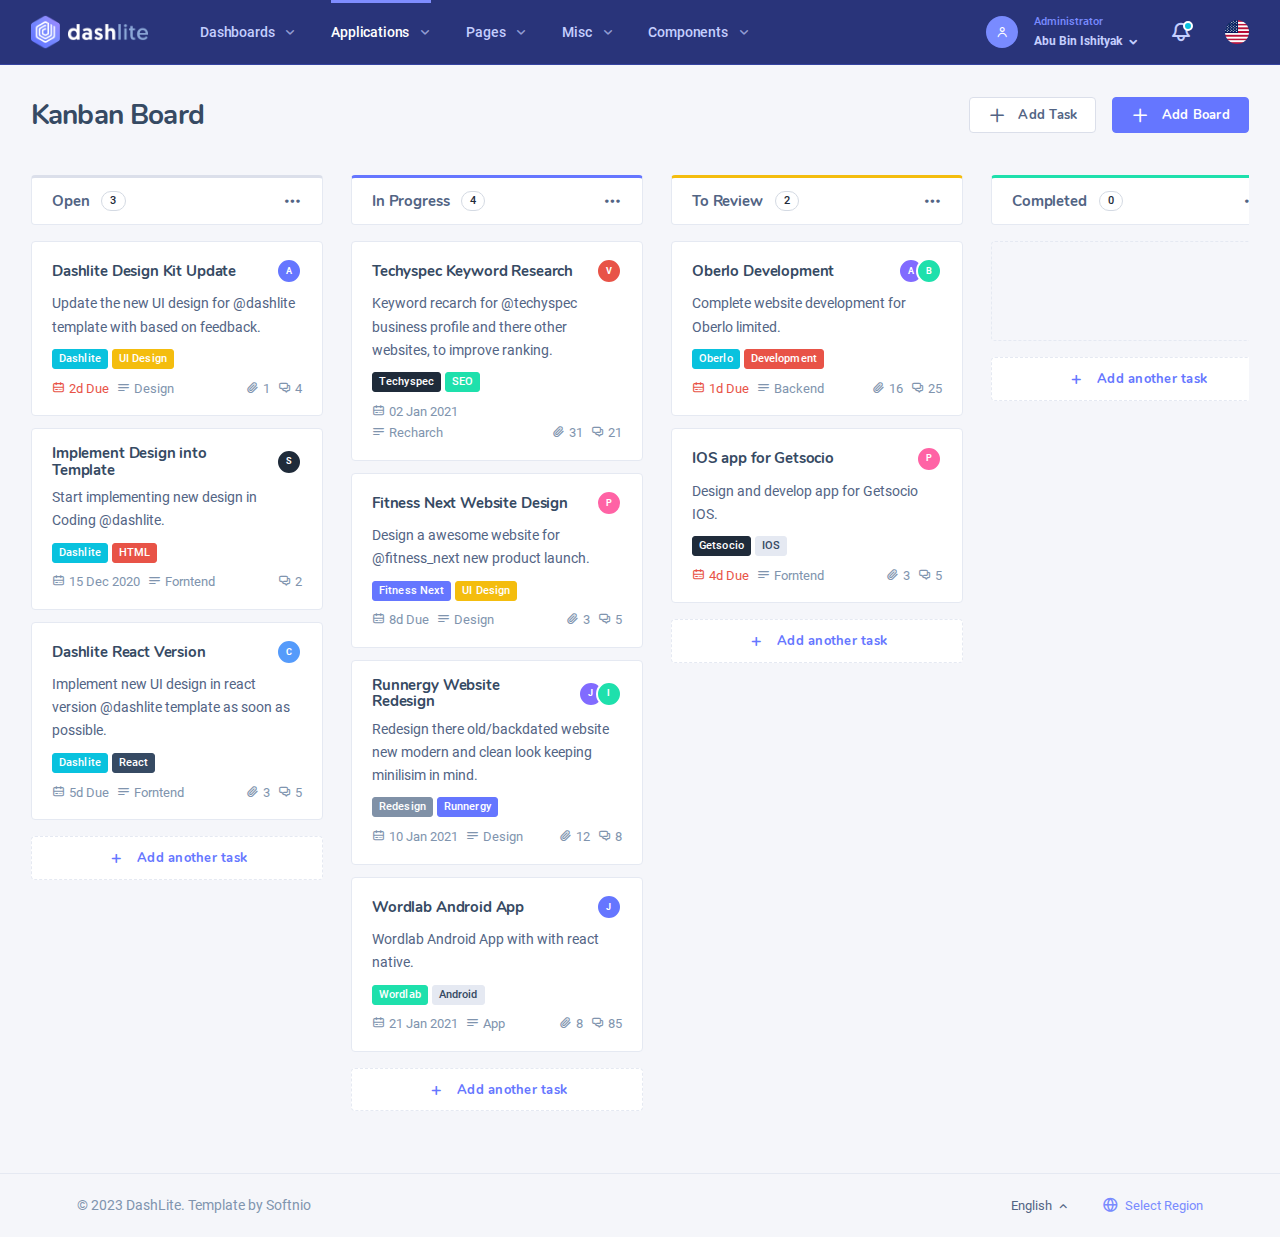
<file: html/apps-kanban.html>
<!DOCTYPE html>
<html lang="zxx" class="js">

<head>
    <base href="../">
    <meta charset="utf-8">
    <meta name="author" content="Softnio">
    <meta name="viewport" content="width=device-width, initial-scale=1, shrink-to-fit=no">
    <meta name="description" content="A powerful and conceptual apps base dashboard template that especially build for developers and programmers.">
    <!-- Fav Icon  -->
    <link rel="shortcut icon" href="./images/favicon.png">
    <!-- Page Title  -->
    <title>Kanban Board | DashLite Admin Template</title>
    <!-- StyleSheets  -->
    <link rel="stylesheet" href="./assets/css/dashlite.css?ver=3.2.3">
    <link id="skin-default" rel="stylesheet" href="./assets/css/theme.css?ver=3.2.3">
</head>

<body class="nk-body npc-invest bg-lighter ">
    <div class="nk-app-root">
        <!-- wrap @s -->
        <div class="nk-wrap ">
            <!-- main header @s -->
            <div class="nk-header nk-header-fluid is-theme">
                <div class="container-xl wide-xl">
                    <div class="nk-header-wrap">
                        <div class="nk-menu-trigger me-sm-2 d-lg-none">
                            <a href="#" class="nk-nav-toggle nk-quick-nav-icon" data-target="headerNav"><em class="icon ni ni-menu"></em></a>
                        </div>
                        <div class="nk-header-brand">
                            <a href="html/index.html" class="logo-link">
                                <img class="logo-light logo-img" src="./images/logo.png" srcset="./images/logo2x.png 2x" alt="logo">
                                <img class="logo-dark logo-img" src="./images/logo-dark.png" srcset="./images/logo-dark2x.png 2x" alt="logo-dark">
                            </a>
                        </div><!-- .nk-header-brand -->
                        <div class="nk-header-menu" data-content="headerNav">
                            <div class="nk-header-mobile">
                                <div class="nk-header-brand">
                                    <a href="html/index.html" class="logo-link">
                                        <img class="logo-light logo-img" src="./images/logo.png" srcset="./images/logo2x.png 2x" alt="logo">
                                        <img class="logo-dark logo-img" src="./images/logo-dark.png" srcset="./images/logo-dark2x.png 2x" alt="logo-dark">
                                    </a>
                                </div>
                                <div class="nk-menu-trigger me-n2">
                                    <a href="#" class="nk-nav-toggle nk-quick-nav-icon" data-target="headerNav"><em class="icon ni ni-arrow-left"></em></a>
                                </div>
                            </div>
                            <ul class="nk-menu nk-menu-main ui-s2">
                                <li class="nk-menu-item has-sub">
                                    <a href="#" class="nk-menu-link nk-menu-toggle">
                                        <span class="nk-menu-text">Dashboards</span>
                                    </a>
                                    <ul class="nk-menu-sub">
                                        <li class="nk-menu-item">
                                            <a href="html/index.html" class="nk-menu-link">
                                                <span class="nk-menu-text">Default Dashboard</span>
                                            </a>
                                        </li><!-- .nk-menu-item -->
                                        <li class="nk-menu-item">
                                            <a href="html/index-sales.html" class="nk-menu-link">
                                                <span class="nk-menu-text">Sales Dashboard</span>
                                            </a>
                                        </li><!-- .nk-menu-item -->
                                        <li class="nk-menu-item">
                                            <a href="html/index-crypto.html" class="nk-menu-link">
                                                <span class="nk-menu-text">Crypto Dashboard</span>
                                            </a>
                                        </li><!-- .nk-menu-item -->
                                        <li class="nk-menu-item">
                                            <a href="html/index-analytics.html" class="nk-menu-link">
                                                <span class="nk-menu-text">Analytics Dashboard</span>
                                            </a>
                                        </li><!-- .nk-menu-item -->
                                        <li class="nk-menu-heading">
                                            <h6 class="overline-title text-primary">Use-Case Concept</h6>
                                        </li><!-- .nk-menu-item -->
                                        <li class="nk-menu-item">
                                            <a href="html/invest/index.html" class="nk-menu-link" target="_blank">
                                                <span class="nk-menu-text">Investment Panel</span>
                                                <span class="nk-menu-badge">HOT</span>
                                            </a>
                                        </li><!-- .nk-menu-item -->
                                    </ul><!-- .nk-menu-sub -->
                                </li><!-- .nk-menu-item -->
                                <li class="nk-menu-item has-sub">
                                    <a href="#" class="nk-menu-link nk-menu-toggle">
                                        <span class="nk-menu-text">Applications</span>
                                    </a>
                                    <ul class="nk-menu-sub">
                                        <li class="nk-menu-item">
                                            <a href="html/apps-messages.html" class="nk-menu-link"><span class="nk-menu-text">Messages</span></a>
                                        </li>
                                        <li class="nk-menu-item">
                                            <a href="html/apps-inbox.html" class="nk-menu-link"><span class="nk-menu-text">Inbox / Mail</span></a>
                                        </li>
                                        <li class="nk-menu-item">
                                            <a href="html/apps-file-manager.html" class="nk-menu-link"><span class="nk-menu-text">File Manager</span></a>
                                        </li>
                                        <li class="nk-menu-item">
                                            <a href="html/apps-chats.html" class="nk-menu-link"><span class="nk-menu-text">Chats / Messenger</span></a>
                                        </li>
                                        <li class="nk-menu-item">
                                            <a href="html/apps-calendar.html" class="nk-menu-link"><span class="nk-menu-text">Calendar</span></a>
                                        </li>
                                        <li class="nk-menu-item">
                                            <a href="html/apps-kanban.html" class="nk-menu-link"><span class="nk-menu-text">Kanban Board</span></a>
                                        </li>
                                    </ul><!-- .nk-menu-sub -->
                                </li><!-- .nk-menu-item -->
                                <li class="nk-menu-item has-sub">
                                    <a href="#" class="nk-menu-link nk-menu-toggle">
                                        <span class="nk-menu-text">Pages</span>
                                    </a>
                                    <ul class="nk-menu-sub">
                                        <li class="nk-menu-item has-sub">
                                            <a href="#" class="nk-menu-link nk-menu-toggle">
                                                <span class="nk-menu-text">Projects</span>
                                            </a>
                                            <ul class="nk-menu-sub">
                                                <li class="nk-menu-item">
                                                    <a href="html/project-card.html" class="nk-menu-link"><span class="nk-menu-text">Project Cards</span></a>
                                                </li>
                                                <li class="nk-menu-item">
                                                    <a href="html/project-list.html" class="nk-menu-link"><span class="nk-menu-text">Project List</span></a>
                                                </li>
                                            </ul><!-- .nk-menu-sub -->
                                        </li><!-- .nk-menu-item -->
                                        <li class="nk-menu-item has-sub">
                                            <a href="#" class="nk-menu-link nk-menu-toggle">
                                                <span class="nk-menu-text">User Manage</span>
                                            </a>
                                            <ul class="nk-menu-sub">
                                                <li class="nk-menu-item">
                                                    <a href="html/user-list-regular.html" class="nk-menu-link"><span class="nk-menu-text">User List - Regular</span></a>
                                                </li>
                                                <li class="nk-menu-item">
                                                    <a href="html/user-list-compact.html" class="nk-menu-link"><span class="nk-menu-text">User List - Compact</span></a>
                                                </li>
                                                <li class="nk-menu-item">
                                                    <a href="html/user-details-regular.html" class="nk-menu-link"><span class="nk-menu-text">User Details - Regular</span></a>
                                                </li>
                                                <li class="nk-menu-item">
                                                    <a href="html/user-profile-regular.html" class="nk-menu-link"><span class="nk-menu-text">User Profile - Regular</span></a>
                                                </li>
                                                <li class="nk-menu-item">
                                                    <a href="html/user-card.html" class="nk-menu-link"><span class="nk-menu-text">User Contact - Card</span> </a>
                                                </li>
                                            </ul><!-- .nk-menu-sub -->
                                        </li><!-- .nk-menu-item -->
                                        <li class="nk-menu-item has-sub">
                                            <a href="#" class="nk-menu-link nk-menu-toggle">
                                                <span class="nk-menu-icon"><em class="icon ni ni-user-list"></em></span>
                                                <span class="nk-menu-text">Customers</span>
                                            </a>
                                            <ul class="nk-menu-sub">
                                                <li class="nk-menu-item">
                                                    <a href="html/customer-list.html" class="nk-menu-link"><span class="nk-menu-text">Customer List</span></a>
                                                </li>
                                                <li class="nk-menu-item">
                                                    <a href="html/customer-details.html" class="nk-menu-link"><span class="nk-menu-text">Customer Details</span></a>
                                                </li>
                                            </ul><!-- .nk-menu-sub -->
                                        </li><!-- .nk-menu-item -->
                                        <li class="nk-menu-item has-sub">
                                            <a href="#" class="nk-menu-link nk-menu-toggle">
                                                <span class="nk-menu-text">AML / KYCs</span>
                                            </a>
                                            <ul class="nk-menu-sub">
                                                <li class="nk-menu-item">
                                                    <a href="html/kyc-list-regular.html" class="nk-menu-link"><span class="nk-menu-text">KYC List - Regular</span></a>
                                                </li>
                                                <li class="nk-menu-item">
                                                    <a href="html/kyc-details-regular.html" class="nk-menu-link"><span class="nk-menu-text">KYC Details - Regular</span></a>
                                                </li>
                                            </ul><!-- .nk-menu-sub -->
                                        </li><!-- .nk-menu-item -->
                                        <li class="nk-menu-item has-sub">
                                            <a href="#" class="nk-menu-link nk-menu-toggle">
                                                <span class="nk-menu-text">Transactions</span>
                                            </a>
                                            <ul class="nk-menu-sub">
                                                <li class="nk-menu-item">
                                                    <a href="html/transaction-basic.html" class="nk-menu-link"><span class="nk-menu-text">Tranx List - Basic</span></a>
                                                </li>
                                                <li class="nk-menu-item">
                                                    <a href="html/transaction-crypto.html" class="nk-menu-link"><span class="nk-menu-text">Tranx List - Crypto</span></a>
                                                </li>
                                            </ul><!-- .nk-menu-sub -->
                                        </li><!-- .nk-menu-item -->
                                        <li class="nk-menu-item has-sub">
                                            <a href="#" class="nk-menu-link nk-menu-toggle">
                                                <span class="nk-menu-text">Invoice</span>
                                            </a>
                                            <ul class="nk-menu-sub">
                                                <li class="nk-menu-item">
                                                    <a href="html/invoice-list.html" class="nk-menu-link"><span class="nk-menu-text">Invoice List</span></a>
                                                </li>
                                                <li class="nk-menu-item">
                                                    <a href="html/invoice-details.html" class="nk-menu-link"><span class="nk-menu-text">Invoice Details</span></a>
                                                </li>
                                            </ul><!-- .nk-menu-sub -->
                                        </li><!-- .nk-menu-item -->
                                        <li class="nk-menu-item has-sub">
                                            <a href="#" class="nk-menu-link nk-menu-toggle">
                                                <span class="nk-menu-text">Products</span>
                                            </a>
                                            <ul class="nk-menu-sub">
                                                <li class="nk-menu-item">
                                                    <a href="html/product-list.html" class="nk-menu-link"><span class="nk-menu-text">Product List</span></a>
                                                </li>
                                                <li class="nk-menu-item">
                                                    <a href="html/product-card.html" class="nk-menu-link"><span class="nk-menu-text">Product Card</span></a>
                                                </li>
                                                <li class="nk-menu-item">
                                                    <a href="html/product-details.html" class="nk-menu-link"><span class="nk-menu-text">Product Details</span></a>
                                                </li>
                                            </ul><!-- .nk-menu-sub -->
                                        </li><!-- .nk-menu-item -->
                                        <li class="nk-menu-item">
                                            <a href="html/pricing-table.html" class="nk-menu-link">
                                                <span class="nk-menu-text">Pricing Table</span>
                                            </a>
                                        </li><!-- .nk-menu-item -->
                                        <li class="nk-menu-item">
                                            <a href="html/gallery.html" class="nk-menu-link">
                                                <span class="nk-menu-text">Image Gallery</span>
                                            </a>
                                        </li><!-- .nk-menu-item -->
                                        <li class="nk-menu-item">
                                            <a href="html/pages/regular-v1.html" class="nk-menu-link"><span class="nk-menu-text">Regular Page - v1</span></a>
                                        </li><!-- .nk-menu-item -->
                                        <li class="nk-menu-item">
                                            <a href="html/pages/regular-v2.html" class="nk-menu-link"><span class="nk-menu-text">Regular Page - v2</span></a>
                                        </li><!-- .nk-menu-item -->
                                        <li class="nk-menu-item">
                                            <a href="html/pages/faqs.html" class="nk-menu-link"><span class="nk-menu-text">Faqs / Help</span></a>
                                        </li><!-- .nk-menu-item -->
                                    </ul><!-- .nk-menu-sub -->
                                </li><!-- .nk-menu-item -->
                                <li class="nk-menu-item has-sub">
                                    <a href="#" class="nk-menu-link nk-menu-toggle">
                                        <span class="nk-menu-text">Misc</span>
                                    </a>
                                    <ul class="nk-menu-sub">
                                        <li class="nk-menu-item has-sub">
                                            <a href="#" class="nk-menu-link nk-menu-toggle">
                                                <span class="nk-menu-text">Auth Pages</span>
                                            </a>
                                            <ul class="nk-menu-sub">
                                                <li class="nk-menu-item">
                                                    <a href="html/pages/auths/auth-login.html" class="nk-menu-link" target="_blank"><span class="nk-menu-text">Login / Signin</span></a>
                                                </li>
                                                <li class="nk-menu-item">
                                                    <a href="html/pages/auths/auth-register.html" class="nk-menu-link" target="_blank"><span class="nk-menu-text">Register / Signup</span></a>
                                                </li>
                                                <li class="nk-menu-item">
                                                    <a href="html/pages/auths/auth-reset.html" class="nk-menu-link" target="_blank"><span class="nk-menu-text">Forgot Password</span></a>
                                                </li>
                                                <li class="nk-menu-item">
                                                    <a href="html/pages/auths/auth-success.html" class="nk-menu-link" target="_blank"><span class="nk-menu-text">Success / Confirm</span></a>
                                                </li>
                                                <li class="nk-menu-item has-sub">
                                                    <a href="#" class="nk-menu-link nk-menu-toggle"><span class="nk-menu-text">Classic Version - v2</span></a>
                                                    <ul class="nk-menu-sub">
                                                        <li class="nk-menu-item">
                                                            <a href="html/pages/auths/auth-login-v2.html" class="nk-menu-link" target="_blank"><span class="nk-menu-text">Login / Signin</span></a>
                                                        </li>
                                                        <li class="nk-menu-item">
                                                            <a href="html/pages/auths/auth-register-v2.html" class="nk-menu-link" target="_blank"><span class="nk-menu-text">Register / Signup</span></a>
                                                        </li>
                                                        <li class="nk-menu-item">
                                                            <a href="html/pages/auths/auth-reset-v2.html" class="nk-menu-link" target="_blank"><span class="nk-menu-text">Forgot Password</span></a>
                                                        </li>
                                                        <li class="nk-menu-item">
                                                            <a href="html/pages/auths/auth-success-v2.html" class="nk-menu-link" target="_blank"><span class="nk-menu-text">Success / Confirm</span></a>
                                                        </li>
                                                    </ul>
                                                </li>
                                                <li class="nk-menu-item has-sub">
                                                    <a href="#" class="nk-menu-link nk-menu-toggle"><span class="nk-menu-text">No Slider Version - v3</span></a>
                                                    <ul class="nk-menu-sub">
                                                        <li class="nk-menu-item">
                                                            <a href="html/pages/auths/auth-login-v3.html" class="nk-menu-link" target="_blank"><span class="nk-menu-text">Login / Signin</span></a>
                                                        </li>
                                                        <li class="nk-menu-item">
                                                            <a href="html/pages/auths/auth-register-v3.html" class="nk-menu-link" target="_blank"><span class="nk-menu-text">Register / Signup</span></a>
                                                        </li>
                                                        <li class="nk-menu-item">
                                                            <a href="html/pages/auths/auth-reset-v3.html" class="nk-menu-link" target="_blank"><span class="nk-menu-text">Forgot Password</span></a>
                                                        </li>
                                                        <li class="nk-menu-item">
                                                            <a href="html/pages/auths/auth-success-v3.html" class="nk-menu-link" target="_blank"><span class="nk-menu-text">Success / Confirm</span></a>
                                                        </li>
                                                    </ul>
                                                </li>
                                            </ul><!-- .nk-menu-sub -->
                                        </li><!-- .nk-menu-item -->
                                        <li class="nk-menu-item has-sub">
                                            <a href="#" class="nk-menu-link nk-menu-toggle">
                                                <span class="nk-menu-text">Error Pages</span>
                                            </a>
                                            <ul class="nk-menu-sub">
                                                <li class="nk-menu-item">
                                                    <a href="html/pages/errors/404-classic.html" target="_blank" class="nk-menu-link"><span class="nk-menu-text">404 Classic</span></a>
                                                </li>
                                                <li class="nk-menu-item">
                                                    <a href="html/pages/errors/504-classic.html" target="_blank" class="nk-menu-link"><span class="nk-menu-text">504 Classic</span></a>
                                                </li>
                                                <li class="nk-menu-item">
                                                    <a href="html/pages/errors/404-s1.html" target="_blank" class="nk-menu-link"><span class="nk-menu-text">404 Modern</span></a>
                                                </li>
                                                <li class="nk-menu-item">
                                                    <a href="html/pages/errors/504-s1.html" target="_blank" class="nk-menu-link"><span class="nk-menu-text">504 Modern</span></a>
                                                </li>
                                            </ul><!-- .nk-menu-sub -->
                                        </li><!-- .nk-menu-item -->
                                        <li class="nk-menu-item">
                                            <a href="html/_blank.html" class="nk-menu-link"><span class="nk-menu-text">Blank / Startup</span></a>
                                        </li>
                                        <li class="nk-menu-item">
                                            <a href="html/pages/terms-policy.html" class="nk-menu-link"><span class="nk-menu-text">Terms / Policy</span></a>
                                        </li>
                                    </ul><!-- .nk-menu-sub -->
                                </li><!-- .nk-menu-item -->
                                <li class="nk-menu-item has-sub">
                                    <a href="#" class="nk-menu-link nk-menu-toggle">
                                        <span class="nk-menu-text">Components</span>
                                    </a>
                                    <ul class="nk-menu-sub">
                                        <li class="nk-menu-item has-sub">
                                            <a href="#" class="nk-menu-link nk-menu-toggle">
                                                <span class="nk-menu-text">Ui Elements</span>
                                            </a>
                                            <ul class="nk-menu-sub">
                                                <li class="nk-menu-item">
                                                    <a href="html/components/elements/alerts.html" class="nk-menu-link"><span class="nk-menu-text">Alerts</span></a>
                                                </li>
                                                <li class="nk-menu-item">
                                                    <a href="html/components/elements/accordions.html" class="nk-menu-link"><span class="nk-menu-text">Accordions</span></a>
                                                </li>
                                                <li class="nk-menu-item">
                                                    <a href="html/components/elements/avatar.html" class="nk-menu-link"><span class="nk-menu-text">Avatar</span></a>
                                                </li>
                                                <li class="nk-menu-item">
                                                    <a href="html/components/elements/badges.html" class="nk-menu-link"><span class="nk-menu-text">Badges</span></a>
                                                </li>
                                                <li class="nk-menu-item">
                                                    <a href="html/components/elements/buttons.html" class="nk-menu-link"><span class="nk-menu-text">Buttons</span></a>
                                                </li>
                                                <li class="nk-menu-item">
                                                    <a href="html/components/elements/buttons-group.html" class="nk-menu-link"><span class="nk-menu-text">Button Group</span></a>
                                                </li>
                                                <li class="nk-menu-item">
                                                    <a href="html/components/elements/breadcrumb.html" class="nk-menu-link"><span class="nk-menu-text">Breadcrumb</span></a>
                                                </li>
                                                <li class="nk-menu-item">
                                                    <a href="html/components/elements/cards.html" class="nk-menu-link"><span class="nk-menu-text">Cards</span></a>
                                                </li>
                                                <li class="nk-menu-item">
                                                    <a href="html/components/elements/carousel.html" class="nk-menu-link"><span class="nk-menu-text">Carousel</span></a>
                                                </li>
                                                <li class="nk-menu-item">
                                                    <a href="html/components/elements/list-dropdown.html" class="nk-menu-link"><span class="nk-menu-text">List Dropdown</span></a>
                                                </li>
                                                <li class="nk-menu-item">
                                                    <a href="html/components/elements/modals.html" class="nk-menu-link"><span class="nk-menu-text">Modals</span></a>
                                                </li>
                                                <li class="nk-menu-item">
                                                    <a href="html/components/elements/pagination.html" class="nk-menu-link"><span class="nk-menu-text">Pagination</span></a>
                                                </li>
                                                <li class="nk-menu-item">
                                                    <a href="html/components/elements/popover.html" class="nk-menu-link"><span class="nk-menu-text">Popovers</span></a>
                                                </li>
                                                <li class="nk-menu-item">
                                                    <a href="html/components/elements/progress.html" class="nk-menu-link"><span class="nk-menu-text">Progress</span></a>
                                                </li>
                                                <li class="nk-menu-item">
                                                    <a href="html/components/elements/preloader.html" class="nk-menu-link"><span class="nk-menu-text">Preloader</span> <span class="nk-menu-badge">New</span></a>
                                                </li>
                                                <li class="nk-menu-item">
                                                    <a href="html/components/elements/placeholders.html" class="nk-menu-link"><span class="nk-menu-text">Placeholders</span> <span class="nk-menu-badge">New</span></a>
                                                </li>
                                                <li class="nk-menu-item">
                                                    <a href="html/components/elements/spinner.html" class="nk-menu-link"><span class="nk-menu-text">Spinner</span></a>
                                                </li>
                                                <li class="nk-menu-item">
                                                    <a href="html/components/elements/tabs.html" class="nk-menu-link"><span class="nk-menu-text">Tabs</span></a>
                                                </li>
                                                <li class="nk-menu-item">
                                                    <a href="html/components/elements/toast.html" class="nk-menu-link"><span class="nk-menu-text">Toasts</span></a>
                                                </li>
                                                <li class="nk-menu-item">
                                                    <a href="html/components/elements/tooltip.html" class="nk-menu-link"><span class="nk-menu-text">Tooltip</span></a>
                                                </li>
                                                <li class="nk-menu-item">
                                                    <a href="html/components/elements/typography.html" class="nk-menu-link"><span class="nk-menu-text">Typography</span></a>
                                                </li>
                                            </ul><!-- .nk-menu-sub -->
                                        </li><!-- .nk-menu-item -->
                                        <li class="nk-menu-item has-sub">
                                            <a href="#" class="nk-menu-link nk-menu-toggle"><span class="nk-menu-text">Utilities</span></a>
                                            <ul class="nk-menu-sub">
                                                <li class="nk-menu-item"><a href="html/components/elements/util-border.html" class="nk-menu-link"><span class="nk-menu-text">Border</span></a></li>
                                                <li class="nk-menu-item"><a href="html/components/elements/util-colors.html" class="nk-menu-link"><span class="nk-menu-text">Colors</span></a></li>
                                                <li class="nk-menu-item"><a href="html/components/elements/util-display.html" class="nk-menu-link"><span class="nk-menu-text">Display</span></a></li>
                                                <li class="nk-menu-item"><a href="html/components/elements/util-embeded.html" class="nk-menu-link"><span class="nk-menu-text">Embeded</span></a></li>
                                                <li class="nk-menu-item"><a href="html/components/elements/util-flex.html" class="nk-menu-link"><span class="nk-menu-text">Flex</span></a></li>
                                                <li class="nk-menu-item"><a href="html/components/elements/util-text.html" class="nk-menu-link"><span class="nk-menu-text">Text</span></a></li>
                                                <li class="nk-menu-item"><a href="html/components/elements/util-sizing.html" class="nk-menu-link"><span class="nk-menu-text">Sizing</span></a></li>
                                                <li class="nk-menu-item"><a href="html/components/elements/util-spacing.html" class="nk-menu-link"><span class="nk-menu-text">Spacing</span></a></li>
                                                <li class="nk-menu-item"><a href="html/components/elements/util-others.html" class="nk-menu-link"><span class="nk-menu-text">Others</span></a></li>
                                            </ul><!-- .nk-menu-sub -->
                                        </li>
                                        <li class="nk-menu-item has-sub">
                                            <a href="#" class="nk-menu-link nk-menu-toggle">
                                                <span class="nk-menu-text">Forms</span>
                                            </a>
                                            <ul class="nk-menu-sub">
                                                <li class="nk-menu-item">
                                                    <a href="html/components/forms/form-elements.html" class="nk-menu-link"><span class="nk-menu-text">Form Elements</span></a>
                                                </li>
                                                <li class="nk-menu-item">
                                                    <a href="html/components/forms/checkbox-radio.html" class="nk-menu-link"><span class="nk-menu-text">Checkbox Radio</span></a>
                                                </li>
                                                <li class="nk-menu-item">
                                                    <a href="html/components/forms/advanced-controls.html" class="nk-menu-link"><span class="nk-menu-text">Advanced Controls</span></a>
                                                </li>
                                                <li class="nk-menu-item">
                                                    <a href="html/components/forms/input-group.html" class="nk-menu-link"><span class="nk-menu-text">Input Group</span></a>
                                                </li>
                                                <li class="nk-menu-item">
                                                    <a href="html/components/forms/form-upload.html" class="nk-menu-link"><span class="nk-menu-text">Form Upload</span></a>
                                                </li>
                                                <li class="nk-menu-item">
                                                    <a href="html/components/forms/datetime-picker.html" class="nk-menu-link"><span class="nk-menu-text">Date &amp; Time Picker</span></a>
                                                </li>
                                                <li class="nk-menu-item">
                                                    <a href="html/components/forms/number-spinner.html" class="nk-menu-link"><span class="nk-menu-text">Number Spinner</span></a>
                                                </li>
                                                <li class="nk-menu-item">
                                                    <a href="html/components/forms/nouislider.html" class="nk-menu-link"><span class="nk-menu-text">noUiSlider</span></a>
                                                </li>
                                                <li class="nk-menu-item">
                                                    <a href="html/components/forms/form-layouts.html" class="nk-menu-link"><span class="nk-menu-text">Form Layouts</span></a>
                                                </li>
                                                <li class="nk-menu-item">
                                                    <a href="html/components/forms/form-validation.html" class="nk-menu-link"><span class="nk-menu-text">Form Validation</span></a>
                                                </li>
                                                <li class="nk-menu-item">
                                                    <a href="#" class="nk-menu-link nk-menu-toggle"><span class="nk-menu-text">Wizard</span></a>
                                                    <ul class="nk-menu-sub">
                                                        <li class="nk-menu-item"><a href="html/components/forms/form-wizard.html" class="nk-menu-link"><span class="nk-menu-text">Basic Demo</span></a></li>
                                                        <li class="nk-menu-item"><a href="html/components/forms/wizard/create-project.html" class="nk-menu-link"><span class="nk-menu-text">Create Project</span></a></li>
                                                        <li class="nk-menu-item"><a href="html/components/forms/wizard/create-profile.html" class="nk-menu-link"><span class="nk-menu-text">Create Profile</span></a></li>
                                                        <li class="nk-menu-item"><a href="html/components/forms/wizard/two-factor-auth.html" class="nk-menu-link"><span class="nk-menu-text">Two Factor Auth</span></a></li>
                                                        <li class="nk-menu-item"><a target="_blank" href="html/components/forms/wizard/survey-v1.html" class="nk-menu-link"><span class="nk-menu-text">Survey</span></a></li>
                                                        <li class="nk-menu-item"><a target="_blank" href="html/components/forms/wizard/survey-v2.html" class="nk-menu-link"><span class="nk-menu-text">Survey v2</span></a></li>
                                                    </ul><!-- .nk-menu-sub -->
                                                </li>
                                                <li class="nk-menu-heading">
                                                    <h6 class="overline-title text-primary">Rich Editor</h6>
                                                </li><!-- .nk-menu-item -->
                                                <li class="nk-menu-item"><a href="html/components/forms/form-summernote.html" class="nk-menu-link"><span class="nk-menu-text">Summernote</span></a></li>
                                                <li class="nk-menu-item"><a href="html/components/forms/form-quill.html" class="nk-menu-link"><span class="nk-menu-text">Quill</span></a></li>
                                                <li class="nk-menu-item"><a href="html/components/forms/form-tinymce.html" class="nk-menu-link"><span class="nk-menu-text">Tinymce</span></a></li>
                                            </ul><!-- .nk-menu-sub -->
                                        </li><!-- .nk-menu-item -->
                                        <li class="nk-menu-item has-sub">
                                            <a href="#" class="nk-menu-link nk-menu-toggle">
                                                <span class="nk-menu-text">Crafted Icons</span>
                                            </a>
                                            <ul class="nk-menu-sub">
                                                <li class="nk-menu-item">
                                                    <a href="html/components/misc/svg-icons.html" class="nk-menu-link">
                                                        <span class="nk-menu-text">SVG Icon - Exclusive</span>
                                                    </a>
                                                </li>
                                                <li class="nk-menu-item">
                                                    <a href="html/components/misc/nioicon.html" class="nk-menu-link">
                                                        <span class="nk-menu-text">Nioicon - HandCrafted</span>
                                                    </a>
                                                </li>
                                            </ul><!-- .nk-menu-sub -->
                                        </li><!-- .nk-menu-item -->
                                        <li class="nk-menu-item">
                                            <a href="html/components/misc/icons.html" class="nk-menu-link">
                                                <span class="nk-menu-text">Icon Libraries</span>
                                            </a>
                                        </li><!-- .nk-menu-item -->
                                        <li class="nk-menu-item has-sub">
                                            <a href="#" class="nk-menu-link nk-menu-toggle">
                                                <span class="nk-menu-text">Tables</span>
                                            </a>
                                            <ul class="nk-menu-sub">
                                                <li class="nk-menu-item">
                                                    <a href="html/components/tables/table-basic.html" class="nk-menu-link"><span class="nk-menu-text">Basic Tables</span></a>
                                                </li>
                                                <li class="nk-menu-item">
                                                    <a href="html/components/tables/table-special.html" class="nk-menu-link"><span class="nk-menu-text">Special Tables</span></a>
                                                </li>
                                                <li class="nk-menu-item">
                                                    <a href="html/components/tables/table-datatable.html" class="nk-menu-link"><span class="nk-menu-text">DataTables</span></a>
                                                </li>
                                            </ul><!-- .nk-menu-sub -->
                                        </li><!-- .nk-menu-item -->
                                        <li class="nk-menu-item has-sub">
                                            <a href="#" class="nk-menu-link nk-menu-toggle">
                                                <span class="nk-menu-text">Charts</span>
                                            </a>
                                            <ul class="nk-menu-sub">
                                                <li class="nk-menu-item">
                                                    <a href="html/components/charts/chartjs.html" class="nk-menu-link"><span class="nk-menu-text">Chart JS</span></a>
                                                </li>
                                                <li class="nk-menu-item">
                                                    <a href="html/components/charts/knob.html" class="nk-menu-link"><span class="nk-menu-text">Knob JS</span></a>
                                                </li>
                                            </ul><!-- .nk-menu-sub -->
                                        </li><!-- .nk-menu-item -->
                                        <li class="nk-menu-item has-sub">
                                            <a href="#" class="nk-menu-link nk-menu-toggle">
                                                <span class="nk-menu-text">Widgets</span>
                                            </a>
                                            <ul class="nk-menu-sub">
                                                <li class="nk-menu-item">
                                                    <a href="html/components/widgets/cards.html" class="nk-menu-link"><span class="nk-menu-text">Card Widgets</span></a>
                                                </li><!-- .nk-menu-item -->
                                                <li class="nk-menu-item">
                                                    <a href="html/components/widgets/charts.html" class="nk-menu-link"><span class="nk-menu-text">Chart Widgets</span></a>
                                                </li><!-- .nk-menu-item -->
                                                <li class="nk-menu-item">
                                                    <a href="html/components/widgets/ratings.html" class="nk-menu-link"><span class="nk-menu-text">Ratings</span></a>
                                                </li><!-- .nk-menu-item -->
                                            </ul><!-- .nk-menu-sub -->
                                        </li><!-- .nk-menu-item -->
                                        <li class="nk-menu-item has-sub">
                                            <a href="#" class="nk-menu-link nk-menu-toggle">
                                                <span class="nk-menu-text">Miscellaneous</span>
                                            </a>
                                            <ul class="nk-menu-sub">
                                                <li class="nk-menu-item">
                                                    <a href="html/components/misc/slick-sliders.html" class="nk-menu-link"><span class="nk-menu-text">Slick Slider</span></a>
                                                </li><!-- .nk-menu-item -->
                                                <li class="nk-menu-item">
                                                    <a href="html/components/misc/toastr.html" class="nk-menu-link"><span class="nk-menu-text">Toastr</span></a>
                                                </li><!-- .nk-menu-item -->
                                                <li class="nk-menu-item">
                                                    <a href="html/components/misc/sweet-alert.html" class="nk-menu-link"><span class="nk-menu-text">Sweet Alert</span></a>
                                                </li><!-- .nk-menu-item -->
                                                <li class="nk-menu-item">
                                                    <a href="html/components/misc/js-tree.html" class="nk-menu-link"><span class="nk-menu-text">jsTree</span></a>
                                                </li><!-- .nk-menu-item -->
                                                <li class="nk-menu-item">
                                                    <a href="html/components/misc/dual-listbox.html" class="nk-menu-link"><span class="nk-menu-text">Dual Listbox</span></a>
                                                </li><!-- .nk-menu-item -->
                                                <li class="nk-menu-item">
                                                    <a href="html/components/misc/dragula.html" class="nk-menu-link"><span class="nk-menu-text">Dragula</span></a>
                                                </li><!-- .nk-menu-item -->
                                                <li class="nk-menu-item">
                                                    <a href="html/components/misc/map.html" class="nk-menu-link"><span class="nk-menu-text">Google Map</span></a>
                                                </li><!-- .nk-menu-item -->
                                            </ul><!-- .nk-menu-sub -->
                                        </li><!-- .nk-menu-item -->
                                        <li class="nk-menu-item">
                                            <a href="html/email-templates.html" class="nk-menu-link">
                                                <span class="nk-menu-text">Email Template</span>
                                            </a>
                                        </li>
                                    </ul><!-- .nk-menu-sub -->
                                </li><!-- .nk-menu-item -->
                            </ul><!-- .nk-menu -->
                        </div><!-- .nk-header-menu -->
                        <div class="nk-header-tools">
                            <ul class="nk-quick-nav">
                                <li class="dropdown notification-dropdown">
                                    <a href="#" class="dropdown-toggle nk-quick-nav-icon" data-bs-toggle="dropdown">
                                        <div class="icon-status icon-status-info"><em class="icon ni ni-bell"></em></div>
                                    </a>
                                    <div class="dropdown-menu dropdown-menu-xl dropdown-menu-end dropdown-menu-s1">
                                        <div class="dropdown-head">
                                            <span class="sub-title nk-dropdown-title">Notifications</span>
                                            <a href="#">Mark All as Read</a>
                                        </div>
                                        <div class="dropdown-body">
                                            <div class="nk-notification">
                                                <div class="nk-notification-item dropdown-inner">
                                                    <div class="nk-notification-icon">
                                                        <em class="icon icon-circle bg-warning-dim ni ni-curve-down-right"></em>
                                                    </div>
                                                    <div class="nk-notification-content">
                                                        <div class="nk-notification-text">You have requested to <span>Widthdrawl</span></div>
                                                        <div class="nk-notification-time">2 hrs ago</div>
                                                    </div>
                                                </div>
                                                <div class="nk-notification-item dropdown-inner">
                                                    <div class="nk-notification-icon">
                                                        <em class="icon icon-circle bg-success-dim ni ni-curve-down-left"></em>
                                                    </div>
                                                    <div class="nk-notification-content">
                                                        <div class="nk-notification-text">Your <span>Deposit Order</span> is placed</div>
                                                        <div class="nk-notification-time">2 hrs ago</div>
                                                    </div>
                                                </div>
                                                <div class="nk-notification-item dropdown-inner">
                                                    <div class="nk-notification-icon">
                                                        <em class="icon icon-circle bg-warning-dim ni ni-curve-down-right"></em>
                                                    </div>
                                                    <div class="nk-notification-content">
                                                        <div class="nk-notification-text">You have requested to <span>Widthdrawl</span></div>
                                                        <div class="nk-notification-time">2 hrs ago</div>
                                                    </div>
                                                </div>
                                                <div class="nk-notification-item dropdown-inner">
                                                    <div class="nk-notification-icon">
                                                        <em class="icon icon-circle bg-success-dim ni ni-curve-down-left"></em>
                                                    </div>
                                                    <div class="nk-notification-content">
                                                        <div class="nk-notification-text">Your <span>Deposit Order</span> is placed</div>
                                                        <div class="nk-notification-time">2 hrs ago</div>
                                                    </div>
                                                </div>
                                                <div class="nk-notification-item dropdown-inner">
                                                    <div class="nk-notification-icon">
                                                        <em class="icon icon-circle bg-warning-dim ni ni-curve-down-right"></em>
                                                    </div>
                                                    <div class="nk-notification-content">
                                                        <div class="nk-notification-text">You have requested to <span>Widthdrawl</span></div>
                                                        <div class="nk-notification-time">2 hrs ago</div>
                                                    </div>
                                                </div>
                                                <div class="nk-notification-item dropdown-inner">
                                                    <div class="nk-notification-icon">
                                                        <em class="icon icon-circle bg-success-dim ni ni-curve-down-left"></em>
                                                    </div>
                                                    <div class="nk-notification-content">
                                                        <div class="nk-notification-text">Your <span>Deposit Order</span> is placed</div>
                                                        <div class="nk-notification-time">2 hrs ago</div>
                                                    </div>
                                                </div>
                                            </div><!-- .nk-notification -->
                                        </div><!-- .nk-dropdown-body -->
                                        <div class="dropdown-foot center">
                                            <a href="#">View All</a>
                                        </div>
                                    </div>
                                </li><!-- .dropdown -->
                                <li class="dropdown user-dropdown order-sm-first">
                                    <a href="#" class="dropdown-toggle" data-bs-toggle="dropdown">
                                        <div class="user-toggle">
                                            <div class="user-avatar sm">
                                                <em class="icon ni ni-user-alt"></em>
                                            </div>
                                            <div class="user-info d-none d-xl-block">
                                                <div class="user-status">Administrator</div>
                                                <div class="user-name dropdown-indicator">Abu Bin Ishityak</div>
                                            </div>
                                        </div>
                                    </a>
                                    <div class="dropdown-menu dropdown-menu-md dropdown-menu-end dropdown-menu-s1 is-light">
                                        <div class="dropdown-inner user-card-wrap bg-lighter d-none d-md-block">
                                            <div class="user-card">
                                                <div class="user-avatar">
                                                    <span>AB</span>
                                                </div>
                                                <div class="user-info">
                                                    <span class="lead-text">Abu Bin Ishtiyak</span>
                                                    <span class="sub-text">info@softnio.com</span>
                                                </div>
                                                <div class="user-action">
                                                    <a class="btn btn-icon me-n2" href="html/user-profile-setting.html"><em class="icon ni ni-setting"></em></a>
                                                </div>
                                            </div>
                                        </div>
                                        <div class="dropdown-inner user-account-info">
                                            <h6 class="overline-title-alt">Account Balance</h6>
                                            <div class="user-balance">1,494.23 <small class="currency currency-usd">USD</small></div>
                                            <div class="user-balance-sub">Locked <span>15,495.39 <span class="currency currency-usd">USD</span></span></div>
                                            <a href="#" class="link"><span>Withdraw Balance</span> <em class="icon ni ni-wallet-out"></em></a>
                                        </div>
                                        <div class="dropdown-inner">
                                            <ul class="link-list">
                                                <li><a href="html/user-profile-regular.html"><em class="icon ni ni-user-alt"></em><span>View Profile</span></a></li>
                                                <li><a href="html/user-profile-setting.html"><em class="icon ni ni-setting-alt"></em><span>Account Setting</span></a></li>
                                                <li><a href="html/user-profile-activity.html"><em class="icon ni ni-activity-alt"></em><span>Login Activity</span></a></li>
                                                <li><a class="dark-mode-switch" href="#"><em class="icon ni ni-moon"></em><span>Dark Mode</span></a></li>
                                            </ul>
                                        </div>
                                        <div class="dropdown-inner">
                                            <ul class="link-list">
                                                <li><a href="#"><em class="icon ni ni-signout"></em><span>Sign out</span></a></li>
                                            </ul>
                                        </div>
                                    </div>
                                </li><!-- .dropdown -->
                                <li class="dropdown language-dropdown d-none d-sm-flex me-n1">
                                    <a href="#" class="dropdown-toggle nk-quick-nav-icon" data-bs-toggle="dropdown">
                                        <div class="quick-icon">
                                            <img class="icon" src="./images/flags/english-sq.png" alt="">
                                        </div>
                                    </a>
                                    <div class="dropdown-menu dropdown-menu-end dropdown-menu-s1">
                                        <ul class="language-list">
                                            <li>
                                                <a href="#" class="language-item">
                                                    <img src="./images/flags/english.png" alt="" class="language-flag">
                                                    <span class="language-name">English</span>
                                                </a>
                                            </li>
                                            <li>
                                                <a href="#" class="language-item">
                                                    <img src="./images/flags/spanish.png" alt="" class="language-flag">
                                                    <span class="language-name">Español</span>
                                                </a>
                                            </li>
                                            <li>
                                                <a href="#" class="language-item">
                                                    <img src="./images/flags/french.png" alt="" class="language-flag">
                                                    <span class="language-name">Français</span>
                                                </a>
                                            </li>
                                            <li>
                                                <a href="#" class="language-item">
                                                    <img src="./images/flags/turkey.png" alt="" class="language-flag">
                                                    <span class="language-name">Türkçe</span>
                                                </a>
                                            </li>
                                        </ul>
                                    </div>
                                </li><!-- .dropdown -->
                            </ul><!-- .nk-quick-nav -->
                        </div><!-- .nk-header-tools -->
                    </div><!-- .nk-header-wrap -->
                </div><!-- .container-fliud -->
            </div>
            <!-- main header @e -->
            <!-- content @s -->
            <div class="nk-content nk-content-fluid">
                <div class="container-xl wide-xl">
                    <div class="nk-content-inner">
                        <div class="nk-content-body">
                            <div class="nk-block-head nk-block-head-sm">
                                <div class="nk-block-between">
                                    <div class="nk-block-head-content">
                                        <h3 class="nk-block-title page-title">Kanban Board</h3>
                                    </div><!-- .nk-block-head-content -->
                                    <div class="nk-block-head-content">
                                        <div class="toggle-wrap nk-block-tools-toggle">
                                            <a href="#" class="btn btn-icon btn-trigger toggle-expand me-n1" data-target="pageMenu"><em class="icon ni ni-menu-alt-r"></em></a>
                                            <div class="toggle-expand-content" data-content="pageMenu">
                                                <ul class="nk-block-tools g-3">
                                                    <li><a href="#" class="btn btn-white btn-outline-light"><em class="icon ni ni-plus"></em><span>Add Task</span></a></li>
                                                    <li class="nk-block-tools-opt"><a href="#" class="btn btn-primary"><em class="icon ni ni-plus"></em><span>Add Board</span></a></li>
                                                </ul>
                                            </div>
                                        </div><!-- .toggle-wrap -->
                                    </div><!-- .nk-block-head-content -->
                                </div><!-- .nk-block-between -->
                            </div><!-- .nk-block-head -->
                            <div class="nk-block">
                                <div id="kanban" class="nk-kanban"></div>
                            </div>
                        </div>
                    </div>
                </div>
            </div>
            <!-- content @e -->
            <!-- footer @s -->
            <div class="nk-footer nk-footer-fluid bg-lighter">
                <div class="container-xl">
                    <div class="nk-footer-wrap">
                        <div class="nk-footer-copyright"> &copy; 2023 DashLite. Template by <a href="https://softnio.com" target="_blank">Softnio</a>
                        </div>
                        <div class="nk-footer-links">
                            <ul class="nav nav-sm">
                                <li class="nav-item dropup">
                                    <a href="#" class="dropdown-toggle dropdown-indicator has-indicator nav-link text-base" data-bs-toggle="dropdown" data-offset="0,10"><span>English</span></a>
                                    <div class="dropdown-menu dropdown-menu-sm dropdown-menu-end">
                                        <ul class="language-list">
                                            <li>
                                                <a href="#" class="language-item">
                                                    <span class="language-name">English</span>
                                                </a>
                                            </li>
                                            <li>
                                                <a href="#" class="language-item">
                                                    <span class="language-name">Español</span>
                                                </a>
                                            </li>
                                            <li>
                                                <a href="#" class="language-item">
                                                    <span class="language-name">Français</span>
                                                </a>
                                            </li>
                                            <li>
                                                <a href="#" class="language-item">
                                                    <span class="language-name">Türkçe</span>
                                                </a>
                                            </li>
                                        </ul>
                                    </div>
                                </li>
                                <li class="nav-item">
                                    <a data-bs-toggle="modal" href="#region" class="nav-link"><em class="icon ni ni-globe"></em><span class="ms-1">Select Region</span></a>
                                </li>
                            </ul>
                        </div>
                    </div>
                </div>
            </div>
            <!-- footer @e -->
        </div>
        <!-- wrap @e -->
    </div>
    <!-- app-root @e -->
    <!-- select region modal -->
    <div class="modal fade" tabindex="-1" role="dialog" id="region">
        <div class="modal-dialog modal-lg" role="document">
            <div class="modal-content">
                <a href="#" class="close" data-bs-dismiss="modal"><em class="icon ni ni-cross-sm"></em></a>
                <div class="modal-body modal-body-md">
                    <h5 class="title mb-4">Select Your Country</h5>
                    <div class="nk-country-region">
                        <ul class="country-list text-center gy-2">
                            <li>
                                <a href="#" class="country-item">
                                    <img src="./images/flags/arg.png" alt="" class="country-flag">
                                    <span class="country-name">Argentina</span>
                                </a>
                            </li>
                            <li>
                                <a href="#" class="country-item">
                                    <img src="./images/flags/aus.png" alt="" class="country-flag">
                                    <span class="country-name">Australia</span>
                                </a>
                            </li>
                            <li>
                                <a href="#" class="country-item">
                                    <img src="./images/flags/bangladesh.png" alt="" class="country-flag">
                                    <span class="country-name">Bangladesh</span>
                                </a>
                            </li>
                            <li>
                                <a href="#" class="country-item">
                                    <img src="./images/flags/canada.png" alt="" class="country-flag">
                                    <span class="country-name">Canada <small>(English)</small></span>
                                </a>
                            </li>
                            <li>
                                <a href="#" class="country-item">
                                    <img src="./images/flags/china.png" alt="" class="country-flag">
                                    <span class="country-name">Centrafricaine</span>
                                </a>
                            </li>
                            <li>
                                <a href="#" class="country-item">
                                    <img src="./images/flags/china.png" alt="" class="country-flag">
                                    <span class="country-name">China</span>
                                </a>
                            </li>
                            <li>
                                <a href="#" class="country-item">
                                    <img src="./images/flags/french.png" alt="" class="country-flag">
                                    <span class="country-name">France</span>
                                </a>
                            </li>
                            <li>
                                <a href="#" class="country-item">
                                    <img src="./images/flags/germany.png" alt="" class="country-flag">
                                    <span class="country-name">Germany</span>
                                </a>
                            </li>
                            <li>
                                <a href="#" class="country-item">
                                    <img src="./images/flags/iran.png" alt="" class="country-flag">
                                    <span class="country-name">Iran</span>
                                </a>
                            </li>
                            <li>
                                <a href="#" class="country-item">
                                    <img src="./images/flags/italy.png" alt="" class="country-flag">
                                    <span class="country-name">Italy</span>
                                </a>
                            </li>
                            <li>
                                <a href="#" class="country-item">
                                    <img src="./images/flags/mexico.png" alt="" class="country-flag">
                                    <span class="country-name">México</span>
                                </a>
                            </li>
                            <li>
                                <a href="#" class="country-item">
                                    <img src="./images/flags/philipine.png" alt="" class="country-flag">
                                    <span class="country-name">Philippines</span>
                                </a>
                            </li>
                            <li>
                                <a href="#" class="country-item">
                                    <img src="./images/flags/portugal.png" alt="" class="country-flag">
                                    <span class="country-name">Portugal</span>
                                </a>
                            </li>
                            <li>
                                <a href="#" class="country-item">
                                    <img src="./images/flags/s-africa.png" alt="" class="country-flag">
                                    <span class="country-name">South Africa</span>
                                </a>
                            </li>
                            <li>
                                <a href="#" class="country-item">
                                    <img src="./images/flags/spanish.png" alt="" class="country-flag">
                                    <span class="country-name">Spain</span>
                                </a>
                            </li>
                            <li>
                                <a href="#" class="country-item">
                                    <img src="./images/flags/switzerland.png" alt="" class="country-flag">
                                    <span class="country-name">Switzerland</span>
                                </a>
                            </li>
                            <li>
                                <a href="#" class="country-item">
                                    <img src="./images/flags/uk.png" alt="" class="country-flag">
                                    <span class="country-name">United Kingdom</span>
                                </a>
                            </li>
                            <li>
                                <a href="#" class="country-item">
                                    <img src="./images/flags/english.png" alt="" class="country-flag">
                                    <span class="country-name">United State</span>
                                </a>
                            </li>
                        </ul>
                    </div>
                </div>
            </div><!-- .modal-content -->
        </div><!-- .modla-dialog -->
    </div><!-- .modal -->
    <!-- JavaScript -->
    <script src="./assets/js/bundle.js?ver=3.2.3"></script>
    <script src="./assets/js/scripts.js?ver=3.2.3"></script>
    <script src="./assets/js/libs/jkanban.js?ver=3.2.3"></script>
    <script src="./assets/js/apps/kanban.js?ver=3.2.3"></script>
</body>

</html>
</file>
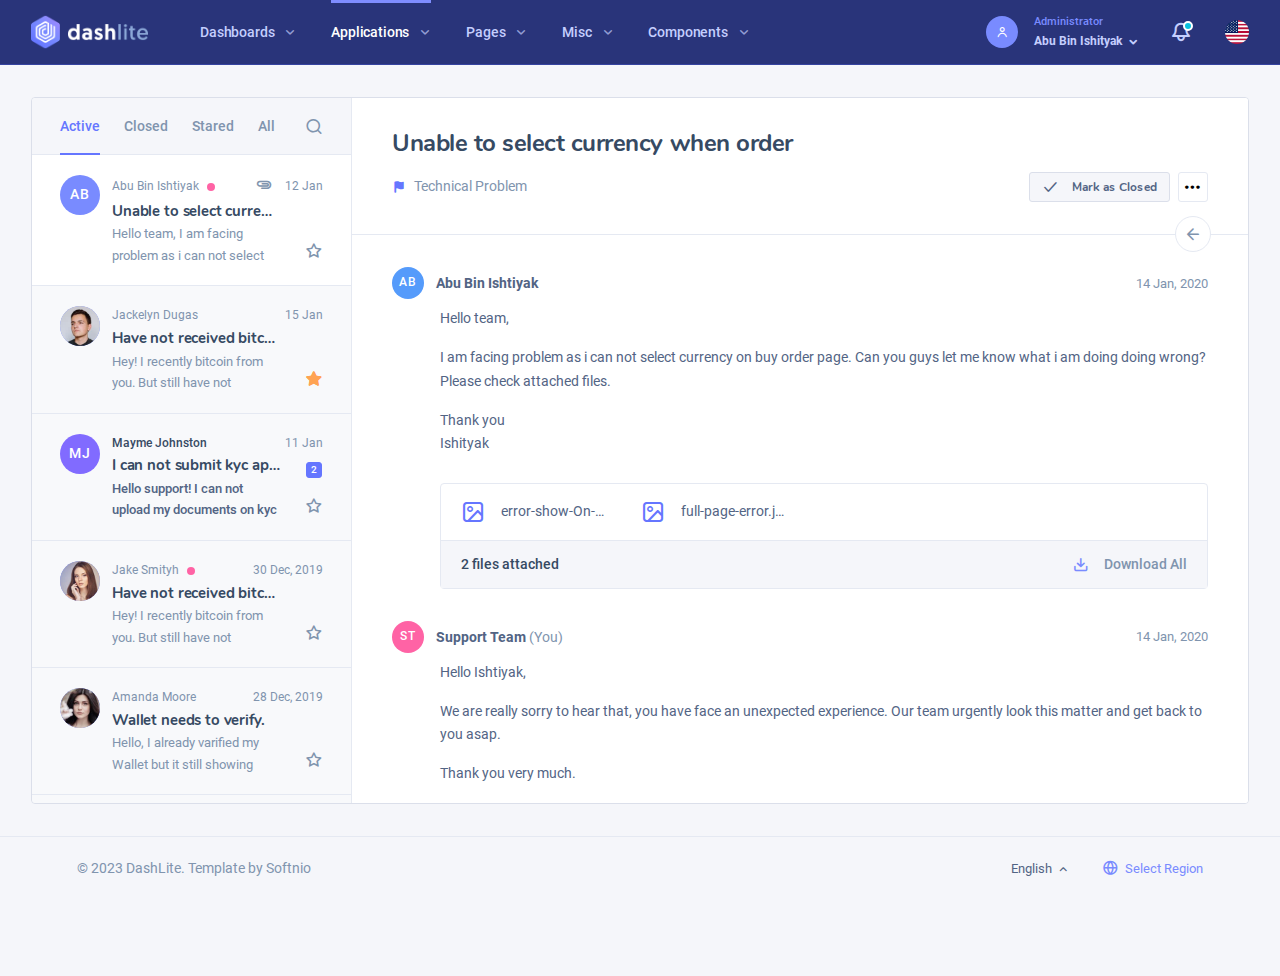
<file: html/apps-messages.html>
<!DOCTYPE html>
<html lang="zxx" class="js">

<head>
    <base href="../">
    <meta charset="utf-8">
    <meta name="author" content="Softnio">
    <meta name="viewport" content="width=device-width, initial-scale=1, shrink-to-fit=no">
    <meta name="description" content="A powerful and conceptual apps base dashboard template that especially build for developers and programmers.">
    <!-- Fav Icon  -->
    <link rel="shortcut icon" href="./images/favicon.png">
    <!-- Page Title  -->
    <title>Messages - Support Ticket | DashLite Admin Template</title>
    <!-- StyleSheets  -->
    <link rel="stylesheet" href="./assets/css/dashlite.css?ver=3.2.3">
    <link id="skin-default" rel="stylesheet" href="./assets/css/theme.css?ver=3.2.3">
</head>

<body class="nk-body npc-invest bg-lighter ">
    <div class="nk-app-root">
        <!-- wrap @s -->
        <div class="nk-wrap ">
            <!-- main header @s -->
            <div class="nk-header nk-header-fluid is-theme">
                <div class="container-xl wide-xl">
                    <div class="nk-header-wrap">
                        <div class="nk-menu-trigger me-sm-2 d-lg-none">
                            <a href="#" class="nk-nav-toggle nk-quick-nav-icon" data-target="headerNav"><em class="icon ni ni-menu"></em></a>
                        </div>
                        <div class="nk-header-brand">
                            <a href="html/index.html" class="logo-link">
                                <img class="logo-light logo-img" src="./images/logo.png" srcset="./images/logo2x.png 2x" alt="logo">
                                <img class="logo-dark logo-img" src="./images/logo-dark.png" srcset="./images/logo-dark2x.png 2x" alt="logo-dark">
                            </a>
                        </div><!-- .nk-header-brand -->
                        <div class="nk-header-menu" data-content="headerNav">
                            <div class="nk-header-mobile">
                                <div class="nk-header-brand">
                                    <a href="html/index.html" class="logo-link">
                                        <img class="logo-light logo-img" src="./images/logo.png" srcset="./images/logo2x.png 2x" alt="logo">
                                        <img class="logo-dark logo-img" src="./images/logo-dark.png" srcset="./images/logo-dark2x.png 2x" alt="logo-dark">
                                    </a>
                                </div>
                                <div class="nk-menu-trigger me-n2">
                                    <a href="#" class="nk-nav-toggle nk-quick-nav-icon" data-target="headerNav"><em class="icon ni ni-arrow-left"></em></a>
                                </div>
                            </div>
                            <ul class="nk-menu nk-menu-main ui-s2">
                                <li class="nk-menu-item has-sub">
                                    <a href="#" class="nk-menu-link nk-menu-toggle">
                                        <span class="nk-menu-text">Dashboards</span>
                                    </a>
                                    <ul class="nk-menu-sub">
                                        <li class="nk-menu-item">
                                            <a href="html/index.html" class="nk-menu-link">
                                                <span class="nk-menu-text">Default Dashboard</span>
                                            </a>
                                        </li><!-- .nk-menu-item -->
                                        <li class="nk-menu-item">
                                            <a href="html/index-sales.html" class="nk-menu-link">
                                                <span class="nk-menu-text">Sales Dashboard</span>
                                            </a>
                                        </li><!-- .nk-menu-item -->
                                        <li class="nk-menu-item">
                                            <a href="html/index-crypto.html" class="nk-menu-link">
                                                <span class="nk-menu-text">Crypto Dashboard</span>
                                            </a>
                                        </li><!-- .nk-menu-item -->
                                        <li class="nk-menu-item">
                                            <a href="html/index-analytics.html" class="nk-menu-link">
                                                <span class="nk-menu-text">Analytics Dashboard</span>
                                            </a>
                                        </li><!-- .nk-menu-item -->
                                        <li class="nk-menu-heading">
                                            <h6 class="overline-title text-primary">Use-Case Concept</h6>
                                        </li><!-- .nk-menu-item -->
                                        <li class="nk-menu-item">
                                            <a href="html/invest/index.html" class="nk-menu-link" target="_blank">
                                                <span class="nk-menu-text">Investment Panel</span>
                                                <span class="nk-menu-badge">HOT</span>
                                            </a>
                                        </li><!-- .nk-menu-item -->
                                    </ul><!-- .nk-menu-sub -->
                                </li><!-- .nk-menu-item -->
                                <li class="nk-menu-item has-sub">
                                    <a href="#" class="nk-menu-link nk-menu-toggle">
                                        <span class="nk-menu-text">Applications</span>
                                    </a>
                                    <ul class="nk-menu-sub">
                                        <li class="nk-menu-item">
                                            <a href="html/apps-messages.html" class="nk-menu-link"><span class="nk-menu-text">Messages</span></a>
                                        </li>
                                        <li class="nk-menu-item">
                                            <a href="html/apps-inbox.html" class="nk-menu-link"><span class="nk-menu-text">Inbox / Mail</span></a>
                                        </li>
                                        <li class="nk-menu-item">
                                            <a href="html/apps-file-manager.html" class="nk-menu-link"><span class="nk-menu-text">File Manager</span></a>
                                        </li>
                                        <li class="nk-menu-item">
                                            <a href="html/apps-chats.html" class="nk-menu-link"><span class="nk-menu-text">Chats / Messenger</span></a>
                                        </li>
                                        <li class="nk-menu-item">
                                            <a href="html/apps-calendar.html" class="nk-menu-link"><span class="nk-menu-text">Calendar</span></a>
                                        </li>
                                        <li class="nk-menu-item">
                                            <a href="html/apps-kanban.html" class="nk-menu-link"><span class="nk-menu-text">Kanban Board</span></a>
                                        </li>
                                    </ul><!-- .nk-menu-sub -->
                                </li><!-- .nk-menu-item -->
                                <li class="nk-menu-item has-sub">
                                    <a href="#" class="nk-menu-link nk-menu-toggle">
                                        <span class="nk-menu-text">Pages</span>
                                    </a>
                                    <ul class="nk-menu-sub">
                                        <li class="nk-menu-item has-sub">
                                            <a href="#" class="nk-menu-link nk-menu-toggle">
                                                <span class="nk-menu-text">Projects</span>
                                            </a>
                                            <ul class="nk-menu-sub">
                                                <li class="nk-menu-item">
                                                    <a href="html/project-card.html" class="nk-menu-link"><span class="nk-menu-text">Project Cards</span></a>
                                                </li>
                                                <li class="nk-menu-item">
                                                    <a href="html/project-list.html" class="nk-menu-link"><span class="nk-menu-text">Project List</span></a>
                                                </li>
                                            </ul><!-- .nk-menu-sub -->
                                        </li><!-- .nk-menu-item -->
                                        <li class="nk-menu-item has-sub">
                                            <a href="#" class="nk-menu-link nk-menu-toggle">
                                                <span class="nk-menu-text">User Manage</span>
                                            </a>
                                            <ul class="nk-menu-sub">
                                                <li class="nk-menu-item">
                                                    <a href="html/user-list-regular.html" class="nk-menu-link"><span class="nk-menu-text">User List - Regular</span></a>
                                                </li>
                                                <li class="nk-menu-item">
                                                    <a href="html/user-list-compact.html" class="nk-menu-link"><span class="nk-menu-text">User List - Compact</span></a>
                                                </li>
                                                <li class="nk-menu-item">
                                                    <a href="html/user-details-regular.html" class="nk-menu-link"><span class="nk-menu-text">User Details - Regular</span></a>
                                                </li>
                                                <li class="nk-menu-item">
                                                    <a href="html/user-profile-regular.html" class="nk-menu-link"><span class="nk-menu-text">User Profile - Regular</span></a>
                                                </li>
                                                <li class="nk-menu-item">
                                                    <a href="html/user-card.html" class="nk-menu-link"><span class="nk-menu-text">User Contact - Card</span> </a>
                                                </li>
                                            </ul><!-- .nk-menu-sub -->
                                        </li><!-- .nk-menu-item -->
                                        <li class="nk-menu-item has-sub">
                                            <a href="#" class="nk-menu-link nk-menu-toggle">
                                                <span class="nk-menu-icon"><em class="icon ni ni-user-list"></em></span>
                                                <span class="nk-menu-text">Customers</span>
                                            </a>
                                            <ul class="nk-menu-sub">
                                                <li class="nk-menu-item">
                                                    <a href="html/customer-list.html" class="nk-menu-link"><span class="nk-menu-text">Customer List</span></a>
                                                </li>
                                                <li class="nk-menu-item">
                                                    <a href="html/customer-details.html" class="nk-menu-link"><span class="nk-menu-text">Customer Details</span></a>
                                                </li>
                                            </ul><!-- .nk-menu-sub -->
                                        </li><!-- .nk-menu-item -->
                                        <li class="nk-menu-item has-sub">
                                            <a href="#" class="nk-menu-link nk-menu-toggle">
                                                <span class="nk-menu-text">AML / KYCs</span>
                                            </a>
                                            <ul class="nk-menu-sub">
                                                <li class="nk-menu-item">
                                                    <a href="html/kyc-list-regular.html" class="nk-menu-link"><span class="nk-menu-text">KYC List - Regular</span></a>
                                                </li>
                                                <li class="nk-menu-item">
                                                    <a href="html/kyc-details-regular.html" class="nk-menu-link"><span class="nk-menu-text">KYC Details - Regular</span></a>
                                                </li>
                                            </ul><!-- .nk-menu-sub -->
                                        </li><!-- .nk-menu-item -->
                                        <li class="nk-menu-item has-sub">
                                            <a href="#" class="nk-menu-link nk-menu-toggle">
                                                <span class="nk-menu-text">Transactions</span>
                                            </a>
                                            <ul class="nk-menu-sub">
                                                <li class="nk-menu-item">
                                                    <a href="html/transaction-basic.html" class="nk-menu-link"><span class="nk-menu-text">Tranx List - Basic</span></a>
                                                </li>
                                                <li class="nk-menu-item">
                                                    <a href="html/transaction-crypto.html" class="nk-menu-link"><span class="nk-menu-text">Tranx List - Crypto</span></a>
                                                </li>
                                            </ul><!-- .nk-menu-sub -->
                                        </li><!-- .nk-menu-item -->
                                        <li class="nk-menu-item has-sub">
                                            <a href="#" class="nk-menu-link nk-menu-toggle">
                                                <span class="nk-menu-text">Invoice</span>
                                            </a>
                                            <ul class="nk-menu-sub">
                                                <li class="nk-menu-item">
                                                    <a href="html/invoice-list.html" class="nk-menu-link"><span class="nk-menu-text">Invoice List</span></a>
                                                </li>
                                                <li class="nk-menu-item">
                                                    <a href="html/invoice-details.html" class="nk-menu-link"><span class="nk-menu-text">Invoice Details</span></a>
                                                </li>
                                            </ul><!-- .nk-menu-sub -->
                                        </li><!-- .nk-menu-item -->
                                        <li class="nk-menu-item has-sub">
                                            <a href="#" class="nk-menu-link nk-menu-toggle">
                                                <span class="nk-menu-text">Products</span>
                                            </a>
                                            <ul class="nk-menu-sub">
                                                <li class="nk-menu-item">
                                                    <a href="html/product-list.html" class="nk-menu-link"><span class="nk-menu-text">Product List</span></a>
                                                </li>
                                                <li class="nk-menu-item">
                                                    <a href="html/product-card.html" class="nk-menu-link"><span class="nk-menu-text">Product Card</span></a>
                                                </li>
                                                <li class="nk-menu-item">
                                                    <a href="html/product-details.html" class="nk-menu-link"><span class="nk-menu-text">Product Details</span></a>
                                                </li>
                                            </ul><!-- .nk-menu-sub -->
                                        </li><!-- .nk-menu-item -->
                                        <li class="nk-menu-item">
                                            <a href="html/pricing-table.html" class="nk-menu-link">
                                                <span class="nk-menu-text">Pricing Table</span>
                                            </a>
                                        </li><!-- .nk-menu-item -->
                                        <li class="nk-menu-item">
                                            <a href="html/gallery.html" class="nk-menu-link">
                                                <span class="nk-menu-text">Image Gallery</span>
                                            </a>
                                        </li><!-- .nk-menu-item -->
                                        <li class="nk-menu-item">
                                            <a href="html/pages/regular-v1.html" class="nk-menu-link"><span class="nk-menu-text">Regular Page - v1</span></a>
                                        </li><!-- .nk-menu-item -->
                                        <li class="nk-menu-item">
                                            <a href="html/pages/regular-v2.html" class="nk-menu-link"><span class="nk-menu-text">Regular Page - v2</span></a>
                                        </li><!-- .nk-menu-item -->
                                        <li class="nk-menu-item">
                                            <a href="html/pages/faqs.html" class="nk-menu-link"><span class="nk-menu-text">Faqs / Help</span></a>
                                        </li><!-- .nk-menu-item -->
                                    </ul><!-- .nk-menu-sub -->
                                </li><!-- .nk-menu-item -->
                                <li class="nk-menu-item has-sub">
                                    <a href="#" class="nk-menu-link nk-menu-toggle">
                                        <span class="nk-menu-text">Misc</span>
                                    </a>
                                    <ul class="nk-menu-sub">
                                        <li class="nk-menu-item has-sub">
                                            <a href="#" class="nk-menu-link nk-menu-toggle">
                                                <span class="nk-menu-text">Auth Pages</span>
                                            </a>
                                            <ul class="nk-menu-sub">
                                                <li class="nk-menu-item">
                                                    <a href="html/pages/auths/auth-login.html" class="nk-menu-link" target="_blank"><span class="nk-menu-text">Login / Signin</span></a>
                                                </li>
                                                <li class="nk-menu-item">
                                                    <a href="html/pages/auths/auth-register.html" class="nk-menu-link" target="_blank"><span class="nk-menu-text">Register / Signup</span></a>
                                                </li>
                                                <li class="nk-menu-item">
                                                    <a href="html/pages/auths/auth-reset.html" class="nk-menu-link" target="_blank"><span class="nk-menu-text">Forgot Password</span></a>
                                                </li>
                                                <li class="nk-menu-item">
                                                    <a href="html/pages/auths/auth-success.html" class="nk-menu-link" target="_blank"><span class="nk-menu-text">Success / Confirm</span></a>
                                                </li>
                                                <li class="nk-menu-item has-sub">
                                                    <a href="#" class="nk-menu-link nk-menu-toggle"><span class="nk-menu-text">Classic Version - v2</span></a>
                                                    <ul class="nk-menu-sub">
                                                        <li class="nk-menu-item">
                                                            <a href="html/pages/auths/auth-login-v2.html" class="nk-menu-link" target="_blank"><span class="nk-menu-text">Login / Signin</span></a>
                                                        </li>
                                                        <li class="nk-menu-item">
                                                            <a href="html/pages/auths/auth-register-v2.html" class="nk-menu-link" target="_blank"><span class="nk-menu-text">Register / Signup</span></a>
                                                        </li>
                                                        <li class="nk-menu-item">
                                                            <a href="html/pages/auths/auth-reset-v2.html" class="nk-menu-link" target="_blank"><span class="nk-menu-text">Forgot Password</span></a>
                                                        </li>
                                                        <li class="nk-menu-item">
                                                            <a href="html/pages/auths/auth-success-v2.html" class="nk-menu-link" target="_blank"><span class="nk-menu-text">Success / Confirm</span></a>
                                                        </li>
                                                    </ul>
                                                </li>
                                                <li class="nk-menu-item has-sub">
                                                    <a href="#" class="nk-menu-link nk-menu-toggle"><span class="nk-menu-text">No Slider Version - v3</span></a>
                                                    <ul class="nk-menu-sub">
                                                        <li class="nk-menu-item">
                                                            <a href="html/pages/auths/auth-login-v3.html" class="nk-menu-link" target="_blank"><span class="nk-menu-text">Login / Signin</span></a>
                                                        </li>
                                                        <li class="nk-menu-item">
                                                            <a href="html/pages/auths/auth-register-v3.html" class="nk-menu-link" target="_blank"><span class="nk-menu-text">Register / Signup</span></a>
                                                        </li>
                                                        <li class="nk-menu-item">
                                                            <a href="html/pages/auths/auth-reset-v3.html" class="nk-menu-link" target="_blank"><span class="nk-menu-text">Forgot Password</span></a>
                                                        </li>
                                                        <li class="nk-menu-item">
                                                            <a href="html/pages/auths/auth-success-v3.html" class="nk-menu-link" target="_blank"><span class="nk-menu-text">Success / Confirm</span></a>
                                                        </li>
                                                    </ul>
                                                </li>
                                            </ul><!-- .nk-menu-sub -->
                                        </li><!-- .nk-menu-item -->
                                        <li class="nk-menu-item has-sub">
                                            <a href="#" class="nk-menu-link nk-menu-toggle">
                                                <span class="nk-menu-text">Error Pages</span>
                                            </a>
                                            <ul class="nk-menu-sub">
                                                <li class="nk-menu-item">
                                                    <a href="html/pages/errors/404-classic.html" target="_blank" class="nk-menu-link"><span class="nk-menu-text">404 Classic</span></a>
                                                </li>
                                                <li class="nk-menu-item">
                                                    <a href="html/pages/errors/504-classic.html" target="_blank" class="nk-menu-link"><span class="nk-menu-text">504 Classic</span></a>
                                                </li>
                                                <li class="nk-menu-item">
                                                    <a href="html/pages/errors/404-s1.html" target="_blank" class="nk-menu-link"><span class="nk-menu-text">404 Modern</span></a>
                                                </li>
                                                <li class="nk-menu-item">
                                                    <a href="html/pages/errors/504-s1.html" target="_blank" class="nk-menu-link"><span class="nk-menu-text">504 Modern</span></a>
                                                </li>
                                            </ul><!-- .nk-menu-sub -->
                                        </li><!-- .nk-menu-item -->
                                        <li class="nk-menu-item">
                                            <a href="html/_blank.html" class="nk-menu-link"><span class="nk-menu-text">Blank / Startup</span></a>
                                        </li>
                                        <li class="nk-menu-item">
                                            <a href="html/pages/terms-policy.html" class="nk-menu-link"><span class="nk-menu-text">Terms / Policy</span></a>
                                        </li>
                                    </ul><!-- .nk-menu-sub -->
                                </li><!-- .nk-menu-item -->
                                <li class="nk-menu-item has-sub">
                                    <a href="#" class="nk-menu-link nk-menu-toggle">
                                        <span class="nk-menu-text">Components</span>
                                    </a>
                                    <ul class="nk-menu-sub">
                                        <li class="nk-menu-item has-sub">
                                            <a href="#" class="nk-menu-link nk-menu-toggle">
                                                <span class="nk-menu-text">Ui Elements</span>
                                            </a>
                                            <ul class="nk-menu-sub">
                                                <li class="nk-menu-item">
                                                    <a href="html/components/elements/alerts.html" class="nk-menu-link"><span class="nk-menu-text">Alerts</span></a>
                                                </li>
                                                <li class="nk-menu-item">
                                                    <a href="html/components/elements/accordions.html" class="nk-menu-link"><span class="nk-menu-text">Accordions</span></a>
                                                </li>
                                                <li class="nk-menu-item">
                                                    <a href="html/components/elements/avatar.html" class="nk-menu-link"><span class="nk-menu-text">Avatar</span></a>
                                                </li>
                                                <li class="nk-menu-item">
                                                    <a href="html/components/elements/badges.html" class="nk-menu-link"><span class="nk-menu-text">Badges</span></a>
                                                </li>
                                                <li class="nk-menu-item">
                                                    <a href="html/components/elements/buttons.html" class="nk-menu-link"><span class="nk-menu-text">Buttons</span></a>
                                                </li>
                                                <li class="nk-menu-item">
                                                    <a href="html/components/elements/buttons-group.html" class="nk-menu-link"><span class="nk-menu-text">Button Group</span></a>
                                                </li>
                                                <li class="nk-menu-item">
                                                    <a href="html/components/elements/breadcrumb.html" class="nk-menu-link"><span class="nk-menu-text">Breadcrumb</span></a>
                                                </li>
                                                <li class="nk-menu-item">
                                                    <a href="html/components/elements/cards.html" class="nk-menu-link"><span class="nk-menu-text">Cards</span></a>
                                                </li>
                                                <li class="nk-menu-item">
                                                    <a href="html/components/elements/carousel.html" class="nk-menu-link"><span class="nk-menu-text">Carousel</span></a>
                                                </li>
                                                <li class="nk-menu-item">
                                                    <a href="html/components/elements/list-dropdown.html" class="nk-menu-link"><span class="nk-menu-text">List Dropdown</span></a>
                                                </li>
                                                <li class="nk-menu-item">
                                                    <a href="html/components/elements/modals.html" class="nk-menu-link"><span class="nk-menu-text">Modals</span></a>
                                                </li>
                                                <li class="nk-menu-item">
                                                    <a href="html/components/elements/pagination.html" class="nk-menu-link"><span class="nk-menu-text">Pagination</span></a>
                                                </li>
                                                <li class="nk-menu-item">
                                                    <a href="html/components/elements/popover.html" class="nk-menu-link"><span class="nk-menu-text">Popovers</span></a>
                                                </li>
                                                <li class="nk-menu-item">
                                                    <a href="html/components/elements/progress.html" class="nk-menu-link"><span class="nk-menu-text">Progress</span></a>
                                                </li>
                                                <li class="nk-menu-item">
                                                    <a href="html/components/elements/preloader.html" class="nk-menu-link"><span class="nk-menu-text">Preloader</span> <span class="nk-menu-badge">New</span></a>
                                                </li>
                                                <li class="nk-menu-item">
                                                    <a href="html/components/elements/placeholders.html" class="nk-menu-link"><span class="nk-menu-text">Placeholders</span> <span class="nk-menu-badge">New</span></a>
                                                </li>
                                                <li class="nk-menu-item">
                                                    <a href="html/components/elements/spinner.html" class="nk-menu-link"><span class="nk-menu-text">Spinner</span></a>
                                                </li>
                                                <li class="nk-menu-item">
                                                    <a href="html/components/elements/tabs.html" class="nk-menu-link"><span class="nk-menu-text">Tabs</span></a>
                                                </li>
                                                <li class="nk-menu-item">
                                                    <a href="html/components/elements/toast.html" class="nk-menu-link"><span class="nk-menu-text">Toasts</span></a>
                                                </li>
                                                <li class="nk-menu-item">
                                                    <a href="html/components/elements/tooltip.html" class="nk-menu-link"><span class="nk-menu-text">Tooltip</span></a>
                                                </li>
                                                <li class="nk-menu-item">
                                                    <a href="html/components/elements/typography.html" class="nk-menu-link"><span class="nk-menu-text">Typography</span></a>
                                                </li>
                                            </ul><!-- .nk-menu-sub -->
                                        </li><!-- .nk-menu-item -->
                                        <li class="nk-menu-item has-sub">
                                            <a href="#" class="nk-menu-link nk-menu-toggle"><span class="nk-menu-text">Utilities</span></a>
                                            <ul class="nk-menu-sub">
                                                <li class="nk-menu-item"><a href="html/components/elements/util-border.html" class="nk-menu-link"><span class="nk-menu-text">Border</span></a></li>
                                                <li class="nk-menu-item"><a href="html/components/elements/util-colors.html" class="nk-menu-link"><span class="nk-menu-text">Colors</span></a></li>
                                                <li class="nk-menu-item"><a href="html/components/elements/util-display.html" class="nk-menu-link"><span class="nk-menu-text">Display</span></a></li>
                                                <li class="nk-menu-item"><a href="html/components/elements/util-embeded.html" class="nk-menu-link"><span class="nk-menu-text">Embeded</span></a></li>
                                                <li class="nk-menu-item"><a href="html/components/elements/util-flex.html" class="nk-menu-link"><span class="nk-menu-text">Flex</span></a></li>
                                                <li class="nk-menu-item"><a href="html/components/elements/util-text.html" class="nk-menu-link"><span class="nk-menu-text">Text</span></a></li>
                                                <li class="nk-menu-item"><a href="html/components/elements/util-sizing.html" class="nk-menu-link"><span class="nk-menu-text">Sizing</span></a></li>
                                                <li class="nk-menu-item"><a href="html/components/elements/util-spacing.html" class="nk-menu-link"><span class="nk-menu-text">Spacing</span></a></li>
                                                <li class="nk-menu-item"><a href="html/components/elements/util-others.html" class="nk-menu-link"><span class="nk-menu-text">Others</span></a></li>
                                            </ul><!-- .nk-menu-sub -->
                                        </li>
                                        <li class="nk-menu-item has-sub">
                                            <a href="#" class="nk-menu-link nk-menu-toggle">
                                                <span class="nk-menu-text">Forms</span>
                                            </a>
                                            <ul class="nk-menu-sub">
                                                <li class="nk-menu-item">
                                                    <a href="html/components/forms/form-elements.html" class="nk-menu-link"><span class="nk-menu-text">Form Elements</span></a>
                                                </li>
                                                <li class="nk-menu-item">
                                                    <a href="html/components/forms/checkbox-radio.html" class="nk-menu-link"><span class="nk-menu-text">Checkbox Radio</span></a>
                                                </li>
                                                <li class="nk-menu-item">
                                                    <a href="html/components/forms/advanced-controls.html" class="nk-menu-link"><span class="nk-menu-text">Advanced Controls</span></a>
                                                </li>
                                                <li class="nk-menu-item">
                                                    <a href="html/components/forms/input-group.html" class="nk-menu-link"><span class="nk-menu-text">Input Group</span></a>
                                                </li>
                                                <li class="nk-menu-item">
                                                    <a href="html/components/forms/form-upload.html" class="nk-menu-link"><span class="nk-menu-text">Form Upload</span></a>
                                                </li>
                                                <li class="nk-menu-item">
                                                    <a href="html/components/forms/datetime-picker.html" class="nk-menu-link"><span class="nk-menu-text">Date &amp; Time Picker</span></a>
                                                </li>
                                                <li class="nk-menu-item">
                                                    <a href="html/components/forms/number-spinner.html" class="nk-menu-link"><span class="nk-menu-text">Number Spinner</span></a>
                                                </li>
                                                <li class="nk-menu-item">
                                                    <a href="html/components/forms/nouislider.html" class="nk-menu-link"><span class="nk-menu-text">noUiSlider</span></a>
                                                </li>
                                                <li class="nk-menu-item">
                                                    <a href="html/components/forms/form-layouts.html" class="nk-menu-link"><span class="nk-menu-text">Form Layouts</span></a>
                                                </li>
                                                <li class="nk-menu-item">
                                                    <a href="html/components/forms/form-validation.html" class="nk-menu-link"><span class="nk-menu-text">Form Validation</span></a>
                                                </li>
                                                <li class="nk-menu-item">
                                                    <a href="#" class="nk-menu-link nk-menu-toggle"><span class="nk-menu-text">Wizard</span></a>
                                                    <ul class="nk-menu-sub">
                                                        <li class="nk-menu-item"><a href="html/components/forms/form-wizard.html" class="nk-menu-link"><span class="nk-menu-text">Basic Demo</span></a></li>
                                                        <li class="nk-menu-item"><a href="html/components/forms/wizard/create-project.html" class="nk-menu-link"><span class="nk-menu-text">Create Project</span></a></li>
                                                        <li class="nk-menu-item"><a href="html/components/forms/wizard/create-profile.html" class="nk-menu-link"><span class="nk-menu-text">Create Profile</span></a></li>
                                                        <li class="nk-menu-item"><a href="html/components/forms/wizard/two-factor-auth.html" class="nk-menu-link"><span class="nk-menu-text">Two Factor Auth</span></a></li>
                                                        <li class="nk-menu-item"><a target="_blank" href="html/components/forms/wizard/survey-v1.html" class="nk-menu-link"><span class="nk-menu-text">Survey</span></a></li>
                                                        <li class="nk-menu-item"><a target="_blank" href="html/components/forms/wizard/survey-v2.html" class="nk-menu-link"><span class="nk-menu-text">Survey v2</span></a></li>
                                                    </ul><!-- .nk-menu-sub -->
                                                </li>
                                                <li class="nk-menu-heading">
                                                    <h6 class="overline-title text-primary">Rich Editor</h6>
                                                </li><!-- .nk-menu-item -->
                                                <li class="nk-menu-item"><a href="html/components/forms/form-summernote.html" class="nk-menu-link"><span class="nk-menu-text">Summernote</span></a></li>
                                                <li class="nk-menu-item"><a href="html/components/forms/form-quill.html" class="nk-menu-link"><span class="nk-menu-text">Quill</span></a></li>
                                                <li class="nk-menu-item"><a href="html/components/forms/form-tinymce.html" class="nk-menu-link"><span class="nk-menu-text">Tinymce</span></a></li>
                                            </ul><!-- .nk-menu-sub -->
                                        </li><!-- .nk-menu-item -->
                                        <li class="nk-menu-item has-sub">
                                            <a href="#" class="nk-menu-link nk-menu-toggle">
                                                <span class="nk-menu-text">Crafted Icons</span>
                                            </a>
                                            <ul class="nk-menu-sub">
                                                <li class="nk-menu-item">
                                                    <a href="html/components/misc/svg-icons.html" class="nk-menu-link">
                                                        <span class="nk-menu-text">SVG Icon - Exclusive</span>
                                                    </a>
                                                </li>
                                                <li class="nk-menu-item">
                                                    <a href="html/components/misc/nioicon.html" class="nk-menu-link">
                                                        <span class="nk-menu-text">Nioicon - HandCrafted</span>
                                                    </a>
                                                </li>
                                            </ul><!-- .nk-menu-sub -->
                                        </li><!-- .nk-menu-item -->
                                        <li class="nk-menu-item">
                                            <a href="html/components/misc/icons.html" class="nk-menu-link">
                                                <span class="nk-menu-text">Icon Libraries</span>
                                            </a>
                                        </li><!-- .nk-menu-item -->
                                        <li class="nk-menu-item has-sub">
                                            <a href="#" class="nk-menu-link nk-menu-toggle">
                                                <span class="nk-menu-text">Tables</span>
                                            </a>
                                            <ul class="nk-menu-sub">
                                                <li class="nk-menu-item">
                                                    <a href="html/components/tables/table-basic.html" class="nk-menu-link"><span class="nk-menu-text">Basic Tables</span></a>
                                                </li>
                                                <li class="nk-menu-item">
                                                    <a href="html/components/tables/table-special.html" class="nk-menu-link"><span class="nk-menu-text">Special Tables</span></a>
                                                </li>
                                                <li class="nk-menu-item">
                                                    <a href="html/components/tables/table-datatable.html" class="nk-menu-link"><span class="nk-menu-text">DataTables</span></a>
                                                </li>
                                            </ul><!-- .nk-menu-sub -->
                                        </li><!-- .nk-menu-item -->
                                        <li class="nk-menu-item has-sub">
                                            <a href="#" class="nk-menu-link nk-menu-toggle">
                                                <span class="nk-menu-text">Charts</span>
                                            </a>
                                            <ul class="nk-menu-sub">
                                                <li class="nk-menu-item">
                                                    <a href="html/components/charts/chartjs.html" class="nk-menu-link"><span class="nk-menu-text">Chart JS</span></a>
                                                </li>
                                                <li class="nk-menu-item">
                                                    <a href="html/components/charts/knob.html" class="nk-menu-link"><span class="nk-menu-text">Knob JS</span></a>
                                                </li>
                                            </ul><!-- .nk-menu-sub -->
                                        </li><!-- .nk-menu-item -->
                                        <li class="nk-menu-item has-sub">
                                            <a href="#" class="nk-menu-link nk-menu-toggle">
                                                <span class="nk-menu-text">Widgets</span>
                                            </a>
                                            <ul class="nk-menu-sub">
                                                <li class="nk-menu-item">
                                                    <a href="html/components/widgets/cards.html" class="nk-menu-link"><span class="nk-menu-text">Card Widgets</span></a>
                                                </li><!-- .nk-menu-item -->
                                                <li class="nk-menu-item">
                                                    <a href="html/components/widgets/charts.html" class="nk-menu-link"><span class="nk-menu-text">Chart Widgets</span></a>
                                                </li><!-- .nk-menu-item -->
                                                <li class="nk-menu-item">
                                                    <a href="html/components/widgets/ratings.html" class="nk-menu-link"><span class="nk-menu-text">Ratings</span></a>
                                                </li><!-- .nk-menu-item -->
                                            </ul><!-- .nk-menu-sub -->
                                        </li><!-- .nk-menu-item -->
                                        <li class="nk-menu-item has-sub">
                                            <a href="#" class="nk-menu-link nk-menu-toggle">
                                                <span class="nk-menu-text">Miscellaneous</span>
                                            </a>
                                            <ul class="nk-menu-sub">
                                                <li class="nk-menu-item">
                                                    <a href="html/components/misc/slick-sliders.html" class="nk-menu-link"><span class="nk-menu-text">Slick Slider</span></a>
                                                </li><!-- .nk-menu-item -->
                                                <li class="nk-menu-item">
                                                    <a href="html/components/misc/toastr.html" class="nk-menu-link"><span class="nk-menu-text">Toastr</span></a>
                                                </li><!-- .nk-menu-item -->
                                                <li class="nk-menu-item">
                                                    <a href="html/components/misc/sweet-alert.html" class="nk-menu-link"><span class="nk-menu-text">Sweet Alert</span></a>
                                                </li><!-- .nk-menu-item -->
                                                <li class="nk-menu-item">
                                                    <a href="html/components/misc/js-tree.html" class="nk-menu-link"><span class="nk-menu-text">jsTree</span></a>
                                                </li><!-- .nk-menu-item -->
                                                <li class="nk-menu-item">
                                                    <a href="html/components/misc/dual-listbox.html" class="nk-menu-link"><span class="nk-menu-text">Dual Listbox</span></a>
                                                </li><!-- .nk-menu-item -->
                                                <li class="nk-menu-item">
                                                    <a href="html/components/misc/dragula.html" class="nk-menu-link"><span class="nk-menu-text">Dragula</span></a>
                                                </li><!-- .nk-menu-item -->
                                                <li class="nk-menu-item">
                                                    <a href="html/components/misc/map.html" class="nk-menu-link"><span class="nk-menu-text">Google Map</span></a>
                                                </li><!-- .nk-menu-item -->
                                            </ul><!-- .nk-menu-sub -->
                                        </li><!-- .nk-menu-item -->
                                        <li class="nk-menu-item">
                                            <a href="html/email-templates.html" class="nk-menu-link">
                                                <span class="nk-menu-text">Email Template</span>
                                            </a>
                                        </li>
                                    </ul><!-- .nk-menu-sub -->
                                </li><!-- .nk-menu-item -->
                            </ul><!-- .nk-menu -->
                        </div><!-- .nk-header-menu -->
                        <div class="nk-header-tools">
                            <ul class="nk-quick-nav">
                                <li class="dropdown notification-dropdown">
                                    <a href="#" class="dropdown-toggle nk-quick-nav-icon" data-bs-toggle="dropdown">
                                        <div class="icon-status icon-status-info"><em class="icon ni ni-bell"></em></div>
                                    </a>
                                    <div class="dropdown-menu dropdown-menu-xl dropdown-menu-end dropdown-menu-s1">
                                        <div class="dropdown-head">
                                            <span class="sub-title nk-dropdown-title">Notifications</span>
                                            <a href="#">Mark All as Read</a>
                                        </div>
                                        <div class="dropdown-body">
                                            <div class="nk-notification">
                                                <div class="nk-notification-item dropdown-inner">
                                                    <div class="nk-notification-icon">
                                                        <em class="icon icon-circle bg-warning-dim ni ni-curve-down-right"></em>
                                                    </div>
                                                    <div class="nk-notification-content">
                                                        <div class="nk-notification-text">You have requested to <span>Widthdrawl</span></div>
                                                        <div class="nk-notification-time">2 hrs ago</div>
                                                    </div>
                                                </div>
                                                <div class="nk-notification-item dropdown-inner">
                                                    <div class="nk-notification-icon">
                                                        <em class="icon icon-circle bg-success-dim ni ni-curve-down-left"></em>
                                                    </div>
                                                    <div class="nk-notification-content">
                                                        <div class="nk-notification-text">Your <span>Deposit Order</span> is placed</div>
                                                        <div class="nk-notification-time">2 hrs ago</div>
                                                    </div>
                                                </div>
                                                <div class="nk-notification-item dropdown-inner">
                                                    <div class="nk-notification-icon">
                                                        <em class="icon icon-circle bg-warning-dim ni ni-curve-down-right"></em>
                                                    </div>
                                                    <div class="nk-notification-content">
                                                        <div class="nk-notification-text">You have requested to <span>Widthdrawl</span></div>
                                                        <div class="nk-notification-time">2 hrs ago</div>
                                                    </div>
                                                </div>
                                                <div class="nk-notification-item dropdown-inner">
                                                    <div class="nk-notification-icon">
                                                        <em class="icon icon-circle bg-success-dim ni ni-curve-down-left"></em>
                                                    </div>
                                                    <div class="nk-notification-content">
                                                        <div class="nk-notification-text">Your <span>Deposit Order</span> is placed</div>
                                                        <div class="nk-notification-time">2 hrs ago</div>
                                                    </div>
                                                </div>
                                                <div class="nk-notification-item dropdown-inner">
                                                    <div class="nk-notification-icon">
                                                        <em class="icon icon-circle bg-warning-dim ni ni-curve-down-right"></em>
                                                    </div>
                                                    <div class="nk-notification-content">
                                                        <div class="nk-notification-text">You have requested to <span>Widthdrawl</span></div>
                                                        <div class="nk-notification-time">2 hrs ago</div>
                                                    </div>
                                                </div>
                                                <div class="nk-notification-item dropdown-inner">
                                                    <div class="nk-notification-icon">
                                                        <em class="icon icon-circle bg-success-dim ni ni-curve-down-left"></em>
                                                    </div>
                                                    <div class="nk-notification-content">
                                                        <div class="nk-notification-text">Your <span>Deposit Order</span> is placed</div>
                                                        <div class="nk-notification-time">2 hrs ago</div>
                                                    </div>
                                                </div>
                                            </div><!-- .nk-notification -->
                                        </div><!-- .nk-dropdown-body -->
                                        <div class="dropdown-foot center">
                                            <a href="#">View All</a>
                                        </div>
                                    </div>
                                </li><!-- .dropdown -->
                                <li class="dropdown user-dropdown order-sm-first">
                                    <a href="#" class="dropdown-toggle" data-bs-toggle="dropdown">
                                        <div class="user-toggle">
                                            <div class="user-avatar sm">
                                                <em class="icon ni ni-user-alt"></em>
                                            </div>
                                            <div class="user-info d-none d-xl-block">
                                                <div class="user-status">Administrator</div>
                                                <div class="user-name dropdown-indicator">Abu Bin Ishityak</div>
                                            </div>
                                        </div>
                                    </a>
                                    <div class="dropdown-menu dropdown-menu-md dropdown-menu-end dropdown-menu-s1 is-light">
                                        <div class="dropdown-inner user-card-wrap bg-lighter d-none d-md-block">
                                            <div class="user-card">
                                                <div class="user-avatar">
                                                    <span>AB</span>
                                                </div>
                                                <div class="user-info">
                                                    <span class="lead-text">Abu Bin Ishtiyak</span>
                                                    <span class="sub-text">info@softnio.com</span>
                                                </div>
                                                <div class="user-action">
                                                    <a class="btn btn-icon me-n2" href="html/user-profile-setting.html"><em class="icon ni ni-setting"></em></a>
                                                </div>
                                            </div>
                                        </div>
                                        <div class="dropdown-inner user-account-info">
                                            <h6 class="overline-title-alt">Account Balance</h6>
                                            <div class="user-balance">1,494.23 <small class="currency currency-usd">USD</small></div>
                                            <div class="user-balance-sub">Locked <span>15,495.39 <span class="currency currency-usd">USD</span></span></div>
                                            <a href="#" class="link"><span>Withdraw Balance</span> <em class="icon ni ni-wallet-out"></em></a>
                                        </div>
                                        <div class="dropdown-inner">
                                            <ul class="link-list">
                                                <li><a href="html/user-profile-regular.html"><em class="icon ni ni-user-alt"></em><span>View Profile</span></a></li>
                                                <li><a href="html/user-profile-setting.html"><em class="icon ni ni-setting-alt"></em><span>Account Setting</span></a></li>
                                                <li><a href="html/user-profile-activity.html"><em class="icon ni ni-activity-alt"></em><span>Login Activity</span></a></li>
                                                <li><a class="dark-mode-switch" href="#"><em class="icon ni ni-moon"></em><span>Dark Mode</span></a></li>
                                            </ul>
                                        </div>
                                        <div class="dropdown-inner">
                                            <ul class="link-list">
                                                <li><a href="#"><em class="icon ni ni-signout"></em><span>Sign out</span></a></li>
                                            </ul>
                                        </div>
                                    </div>
                                </li><!-- .dropdown -->
                                <li class="dropdown language-dropdown d-none d-sm-flex me-n1">
                                    <a href="#" class="dropdown-toggle nk-quick-nav-icon" data-bs-toggle="dropdown">
                                        <div class="quick-icon">
                                            <img class="icon" src="./images/flags/english-sq.png" alt="">
                                        </div>
                                    </a>
                                    <div class="dropdown-menu dropdown-menu-end dropdown-menu-s1">
                                        <ul class="language-list">
                                            <li>
                                                <a href="#" class="language-item">
                                                    <img src="./images/flags/english.png" alt="" class="language-flag">
                                                    <span class="language-name">English</span>
                                                </a>
                                            </li>
                                            <li>
                                                <a href="#" class="language-item">
                                                    <img src="./images/flags/spanish.png" alt="" class="language-flag">
                                                    <span class="language-name">Español</span>
                                                </a>
                                            </li>
                                            <li>
                                                <a href="#" class="language-item">
                                                    <img src="./images/flags/french.png" alt="" class="language-flag">
                                                    <span class="language-name">Français</span>
                                                </a>
                                            </li>
                                            <li>
                                                <a href="#" class="language-item">
                                                    <img src="./images/flags/turkey.png" alt="" class="language-flag">
                                                    <span class="language-name">Türkçe</span>
                                                </a>
                                            </li>
                                        </ul>
                                    </div>
                                </li><!-- .dropdown -->
                            </ul><!-- .nk-quick-nav -->
                        </div><!-- .nk-header-tools -->
                    </div><!-- .nk-header-wrap -->
                </div><!-- .container-fliud -->
            </div>
            <!-- main header @e -->
            <!-- content @s -->
            <div class="nk-content nk-content-fluid">
                <div class="container-xl wide-xl">
                    <div class="nk-content-inner">
                        <div class="nk-content-body">
                            <div class="nk-msg">
                                <div class="nk-msg-aside">
                                    <div class="nk-msg-nav">
                                        <ul class="nk-msg-menu">
                                            <li class="nk-msg-menu-item active"><a href="">Active</a></li>
                                            <li class="nk-msg-menu-item"><a href="">Closed</a></li>
                                            <li class="nk-msg-menu-item"><a href="">Stared</a></li>
                                            <li class="nk-msg-menu-item"><a href="">All</a></li>
                                            <li class="nk-msg-menu-item ms-auto"><a href="" class="search-toggle toggle-search" data-target="search"><em class="icon ni ni-search"></em></a></li>
                                        </ul><!-- .nk-msg-menu -->
                                        <div class="search-wrap" data-search="search">
                                            <div class="search-content">
                                                <a href="#" class="search-back btn btn-icon toggle-search" data-target="search"><em class="icon ni ni-arrow-left"></em></a>
                                                <input type="text" class="form-control border-transparent form-focus-none" placeholder="Search by user or message">
                                                <button class="search-submit btn btn-icon"><em class="icon ni ni-search"></em></button>
                                            </div>
                                        </div><!-- .search-wrap -->
                                    </div><!-- .nk-msg-nav -->
                                    <div class="nk-msg-list" data-simplebar>
                                        <div class="nk-msg-item current" data-msg-id="1">
                                            <div class="nk-msg-media user-avatar">
                                                <span>AB</span>
                                            </div>
                                            <div class="nk-msg-info">
                                                <div class="nk-msg-from">
                                                    <div class="nk-msg-sender">
                                                        <div class="name">Abu Bin Ishtiyak</div>
                                                        <div class="lable-tag dot bg-pink"></div>
                                                    </div>
                                                    <div class="nk-msg-meta">
                                                        <div class="attchment"><em class="icon ni ni-clip-h"></em></div>
                                                        <div class="date">12 Jan</div>
                                                    </div>
                                                </div>
                                                <div class="nk-msg-context">
                                                    <div class="nk-msg-text">
                                                        <h6 class="title">Unable to select currency when order.</h6>
                                                        <p>Hello team, I am facing problem as i can not select currency on buy order page.</p>
                                                    </div>
                                                    <div class="nk-msg-lables">
                                                        <div class="asterisk"><a href="#"><em class="asterisk-off icon ni ni-star"></em><em class="asterisk-on icon ni ni-star-fill"></em></a></div>
                                                    </div>
                                                </div>
                                            </div>
                                        </div><!-- .nk-msg-item -->
                                        <div class="nk-msg-item" data-msg-id="2">
                                            <div class="nk-msg-media user-avatar">
                                                <img src="./images/avatar/b-sm.jpg" alt="">
                                            </div>
                                            <div class="nk-msg-info">
                                                <div class="nk-msg-from">
                                                    <div class="nk-msg-sender">
                                                        <div class="name">Jackelyn Dugas</div>
                                                    </div>
                                                    <div class="nk-msg-meta">
                                                        <div class="date">15 Jan</div>
                                                    </div>
                                                </div>
                                                <div class="nk-msg-context">
                                                    <div class="nk-msg-text">
                                                        <h6 class="title">Have not received bitcoin yet.</h6>
                                                        <p>Hey! I recently bitcoin from you. But still have not received yet.</p>
                                                    </div>
                                                    <div class="nk-msg-lables">
                                                        <div class="asterisk"><a class="active" href="#"><em class="asterisk-off icon ni ni-star"></em><em class="asterisk-on icon ni ni-star-fill"></em></a></div>
                                                    </div>
                                                </div>
                                            </div>
                                        </div><!-- .nk-msg-item -->
                                        <div class="nk-msg-item is-unread" data-msg-id="3">
                                            <div class="nk-msg-media user-avatar bg-purple">
                                                <span>MJ</span>
                                            </div>
                                            <div class="nk-msg-info">
                                                <div class="nk-msg-from">
                                                    <div class="nk-msg-sender">
                                                        <div class="name">Mayme Johnston</div>
                                                    </div>
                                                    <div class="nk-msg-meta">
                                                        <div class="date">11 Jan</div>
                                                    </div>
                                                </div>
                                                <div class="nk-msg-context">
                                                    <div class="nk-msg-text">
                                                        <h6 class="title">I can not submit kyc application</h6>
                                                        <p>Hello support! I can not upload my documents on kyc application.</p>
                                                    </div>
                                                    <div class="nk-msg-lables">
                                                        <div class="unread"><span class="badge bg-primary">2</span></div>
                                                        <div class="asterisk"><a href="#"><em class="asterisk-off icon ni ni-star"></em><em class="asterisk-on icon ni ni-star-fill"></em></a></div>
                                                    </div>
                                                </div>
                                            </div>
                                        </div><!-- .nk-msg-item -->
                                        <div class="nk-msg-item" data-msg-id="133">
                                            <div class="nk-msg-media user-avatar">
                                                <img src="./images/avatar/c-sm.jpg" alt="">
                                            </div>
                                            <div class="nk-msg-info">
                                                <div class="nk-msg-from">
                                                    <div class="nk-msg-sender">
                                                        <div class="name">Jake Smityh</div>
                                                        <div class="lable-tag dot bg-pink"></div>
                                                    </div>
                                                    <div class="nk-msg-meta">
                                                        <div class="date">30 Dec, 2019</div>
                                                    </div>
                                                </div>
                                                <div class="nk-msg-context">
                                                    <div class="nk-msg-text">
                                                        <h6 class="title">Have not received bitcoin yet.</h6>
                                                        <p>Hey! I recently bitcoin from you. But still have not received yet.</p>
                                                    </div>
                                                    <div class="nk-msg-lables">
                                                        <div class="asterisk"><a href="#"><em class="asterisk-off icon ni ni-star"></em><em class="asterisk-on icon ni ni-star-fill"></em></a></div>
                                                    </div>
                                                </div>
                                            </div>
                                        </div><!-- .nk-msg-item -->
                                        <div class="nk-msg-item" data-msg-id="12">
                                            <div class="nk-msg-media user-avatar">
                                                <img src="./images/avatar/d-sm.jpg" alt="">
                                            </div>
                                            <div class="nk-msg-info">
                                                <div class="nk-msg-from">
                                                    <div class="nk-msg-sender">
                                                        <div class="name">Amanda Moore</div>
                                                    </div>
                                                    <div class="nk-msg-meta">
                                                        <div class="date">28 Dec, 2019</div>
                                                    </div>
                                                </div>
                                                <div class="nk-msg-context">
                                                    <div class="nk-msg-text">
                                                        <h6 class="title">Wallet needs to verify.</h6>
                                                        <p>Hello, I already varified my Wallet but it still showing needs to verify alert.</p>
                                                    </div>
                                                    <div class="nk-msg-lables">
                                                        <div class="asterisk"><a href="#"><em class="asterisk-off icon ni ni-star"></em><em class="asterisk-on icon ni ni-star-fill"></em></a></div>
                                                    </div>
                                                </div>
                                            </div>
                                        </div><!-- .nk-msg-item -->
                                        <div class="nk-msg-item" data-msg-id="1">
                                            <div class="nk-msg-media user-avatar bg-blue">
                                                <span>RV</span>
                                            </div>
                                            <div class="nk-msg-info">
                                                <div class="nk-msg-from">
                                                    <div class="nk-msg-sender">
                                                        <div class="name">Rebecca Valdez</div>
                                                    </div>
                                                    <div class="nk-msg-meta">
                                                        <div class="date">26 Dec, 2019</div>
                                                    </div>
                                                </div>
                                                <div class="nk-msg-context">
                                                    <div class="nk-msg-text">
                                                        <h6 class="title">I want my money back.</h6>
                                                        <p>Hey! I don't want to stay as your subscriber any more, Also i want my mony back.</p>
                                                    </div>
                                                    <div class="nk-msg-lables">
                                                        <div class="asterisk"><a href="#"><em class="asterisk-off icon ni ni-star"></em><em class="asterisk-on icon ni ni-star-fill"></em></a></div>
                                                    </div>
                                                </div>
                                            </div>
                                        </div><!-- .nk-msg-item -->
                                        <div class="nk-msg-item" data-msg-id="1">
                                            <div class="nk-msg-media user-avatar bg-orange">
                                                <span>CG</span>
                                            </div>
                                            <div class="nk-msg-info">
                                                <div class="nk-msg-from">
                                                    <div class="nk-msg-sender">
                                                        <div class="name">Charles Greene</div>
                                                    </div>
                                                    <div class="nk-msg-meta">
                                                        <div class="date">21 Dec, 2019</div>
                                                    </div>
                                                </div>
                                                <div class="nk-msg-context">
                                                    <div class="nk-msg-text">
                                                        <h6 class="title">Have not received bitcoin yet.</h6>
                                                        <p>Hey! I recently bitcoin from you. But still have not received yet.</p>
                                                    </div>
                                                    <div class="nk-msg-lables">
                                                        <div class="asterisk"><a href="#"><em class="asterisk-off icon ni ni-star"></em><em class="asterisk-on icon ni ni-star-fill"></em></a></div>
                                                    </div>
                                                </div>
                                            </div>
                                        </div><!-- .nk-msg-item -->
                                        <div class="nk-msg-item" data-msg-id="1">
                                            <div class="nk-msg-media user-avatar bg-success">
                                                <span>EA</span>
                                            </div>
                                            <div class="nk-msg-info">
                                                <div class="nk-msg-from">
                                                    <div class="nk-msg-sender">
                                                        <div class="name">Ethan Anderson</div>
                                                    </div>
                                                    <div class="nk-msg-meta">
                                                        <div class="date">16 Dec, 2019</div>
                                                    </div>
                                                </div>
                                                <div class="nk-msg-context">
                                                    <div class="nk-msg-text">
                                                        <h6 class="title">Unable to select currency when order.</h6>
                                                        <p>Hello team, I am facing problem as i can not select currency on buy order page.</p>
                                                    </div>
                                                    <div class="nk-msg-lables">
                                                        <div class="asterisk"><a href="#"><em class="asterisk-off icon ni ni-star"></em><em class="asterisk-on icon ni ni-star-fill"></em></a></div>
                                                    </div>
                                                </div>
                                            </div>
                                        </div><!-- .nk-msg-item -->
                                        <div class="nk-msg-item" data-msg-id="1">
                                            <div class="nk-msg-media user-avatar">
                                                <img src="./images/avatar/c-sm.jpg" alt="">
                                            </div>
                                            <div class="nk-msg-info">
                                                <div class="nk-msg-from">
                                                    <div class="nk-msg-sender">
                                                        <div class="name">Jose Peterson</div>
                                                        <div class="lable-tag dot bg-pink"></div>
                                                    </div>
                                                    <div class="nk-msg-meta">
                                                        <div class="date">14 Dec, 2019</div>
                                                    </div>
                                                </div>
                                                <div class="nk-msg-context">
                                                    <div class="nk-msg-text">
                                                        <h6 class="title">Have not received bitcoin yet.</h6>
                                                        <p>Hey! I recently bitcoin from you. But still have not received yet.</p>
                                                    </div>
                                                    <div class="nk-msg-lables">
                                                        <div class="asterisk"><a href="#"><em class="asterisk-off icon ni ni-star"></em><em class="asterisk-on icon ni ni-star-fill"></em></a></div>
                                                    </div>
                                                </div>
                                            </div>
                                        </div><!-- .nk-msg-item -->
                                        <div class="nk-msg-item" data-msg-id="12">
                                            <div class="nk-msg-media user-avatar">
                                                <img src="./images/avatar/d-sm.jpg" alt="">
                                            </div>
                                            <div class="nk-msg-info">
                                                <div class="nk-msg-from">
                                                    <div class="nk-msg-sender">
                                                        <div class="name">Amanda Moore</div>
                                                    </div>
                                                    <div class="nk-msg-meta">
                                                        <div class="date">12 Dec, 2019</div>
                                                    </div>
                                                </div>
                                                <div class="nk-msg-context">
                                                    <div class="nk-msg-text">
                                                        <h6 class="title">Wallet needs to verify.</h6>
                                                        <p>Hello, I already varified my Wallet but it still showing needs to verify alert.</p>
                                                    </div>
                                                    <div class="nk-msg-lables">
                                                        <div class="asterisk"><a href="#"><em class="asterisk-off icon ni ni-star"></em><em class="asterisk-on icon ni ni-star-fill"></em></a></div>
                                                    </div>
                                                </div>
                                            </div>
                                        </div><!-- .nk-msg-item -->
                                        <div class="nk-msg-item" data-msg-id="3">
                                            <div class="nk-msg-media user-avatar bg-purple">
                                                <span>MJ</span>
                                            </div>
                                            <div class="nk-msg-info">
                                                <div class="nk-msg-from">
                                                    <div class="nk-msg-sender">
                                                        <div class="name">Mayme Johnston</div>
                                                    </div>
                                                    <div class="nk-msg-meta">
                                                        <div class="date">09 Dec, 2019</div>
                                                    </div>
                                                </div>
                                                <div class="nk-msg-context">
                                                    <div class="nk-msg-text">
                                                        <h6 class="title">I can not submit kyc application</h6>
                                                        <p>Hello support! I can not upload my documents on kyc application.</p>
                                                    </div>
                                                    <div class="nk-msg-lables">
                                                        <div class="asterisk"><a href="#"><em class="asterisk-off icon ni ni-star"></em><em class="asterisk-on icon ni ni-star-fill"></em></a></div>
                                                    </div>
                                                </div>
                                            </div>
                                        </div><!-- .nk-msg-item -->
                                    </div><!-- .nk-msg-list -->
                                </div><!-- .nk-msg-aside -->
                                <div class="nk-msg-body bg-white profile-shown">
                                    <div class="nk-msg-head">
                                        <h4 class="title d-none d-lg-block">Unable to select currency when order</h4>
                                        <div class="nk-msg-head-meta">
                                            <div class="d-none d-lg-block">
                                                <ul class="nk-msg-tags">
                                                    <li><span class="label-tag"><em class="icon ni ni-flag-fill"></em> <span>Technical Problem</span></span></li>
                                                </ul>
                                            </div>
                                            <div class="d-lg-none"><a href="#" class="btn btn-icon btn-trigger nk-msg-hide ms-n1"><em class="icon ni ni-arrow-left"></em></a></div>
                                            <ul class="nk-msg-actions">
                                                <li><a href="#" class="btn btn-dim btn-sm btn-outline-light"><em class="icon ni ni-check"></em><span>Mark as Closed</span></a></li>
                                                <li class="d-lg-none"><a href="#" class="btn btn-icon btn-sm btn-white btn-light profile-toggle"><em class="icon ni ni-info-i"></em></a></li>
                                                <li class="dropdown">
                                                    <a href="#" class="btn btn-icon btn-sm btn-white btn-light dropdown-toggle" data-bs-toggle="dropdown"><em class="icon ni ni-more-h"></em></a>
                                                    <div class="dropdown-menu dropdown-menu-end">
                                                        <ul class="link-list-opt no-bdr">
                                                            <li><a href="#"><em class="icon ni ni-user-add"></em><span>Assign To Member</span></a></li>
                                                            <li><a href="#"><em class="icon ni ni-archive"></em><span>Move to Archive</span></a></li>
                                                            <li><a href="#"><em class="icon ni ni-done"></em><span>Mark as Close</span></a></li>
                                                        </ul>
                                                    </div>
                                                </li>
                                            </ul>
                                        </div>
                                        <a href="#" class="nk-msg-profile-toggle profile-toggle active"><em class="icon ni ni-arrow-left"></em></a>
                                    </div><!-- .nk-msg-head -->
                                    <div class="nk-msg-reply nk-reply" data-simplebar>
                                        <div class="nk-msg-head py-4 d-lg-none">
                                            <h4 class="title">Unable to select currency when order</h4>
                                            <ul class="nk-msg-tags">
                                                <li><span class="label-tag"><em class="icon ni ni-flag-fill"></em> <span>Technical Problem</span></span></li>
                                            </ul>
                                        </div>
                                        <div class="nk-reply-item">
                                            <div class="nk-reply-header">
                                                <div class="user-card">
                                                    <div class="user-avatar sm bg-blue">
                                                        <span>AB</span>
                                                    </div>
                                                    <div class="user-name">Abu Bin Ishtiyak</div>
                                                </div>
                                                <div class="date-time">14 Jan, 2020</div>
                                            </div>
                                            <div class="nk-reply-body">
                                                <div class="nk-reply-entry entry">
                                                    <p>Hello team,</p>
                                                    <p>I am facing problem as i can not select currency on buy order page. Can you guys let me know what i am doing doing wrong? Please check attached files.</p>
                                                    <p>Thank you <br> Ishityak</p>
                                                </div>
                                                <div class="attach-files">
                                                    <ul class="attach-list">
                                                        <li class="attach-item">
                                                            <a class="download" href="#"><em class="icon ni ni-img"></em><span>error-show-On-order.jpg</span></a>
                                                        </li>
                                                        <li class="attach-item">
                                                            <a class="download" href="#"><em class="icon ni ni-img"></em><span>full-page-error.jpg</span></a>
                                                        </li>
                                                    </ul>
                                                    <div class="attach-foot">
                                                        <span class="attach-info">2 files attached</span>
                                                        <a class="attach-download link" href="#"><em class="icon ni ni-download"></em><span>Download All</span></a>
                                                    </div>
                                                </div>
                                            </div>
                                        </div><!-- .nk-reply-item -->
                                        <div class="nk-reply-item">
                                            <div class="nk-reply-header">
                                                <div class="user-card">
                                                    <div class="user-avatar sm bg-pink">
                                                        <span>ST</span>
                                                    </div>
                                                    <div class="user-name">Support Team <span>(You)</span></div>
                                                </div>
                                                <div class="date-time">14 Jan, 2020</div>
                                            </div>
                                            <div class="nk-reply-body">
                                                <div class="nk-reply-entry entry">
                                                    <p>Hello Ishtiyak,</p>
                                                    <p>We are really sorry to hear that, you have face an unexpected experience. Our team urgently look this matter and get back to you asap. </p>
                                                    <p>Thank you very much. </p>
                                                </div>
                                                <div class="nk-reply-from"> Replied by <span>Iliash Hossain</span> at 11:32 AM </div>
                                            </div>
                                        </div><!-- .nk-reply-item -->
                                        <div class="nk-reply-meta">
                                            <div class="nk-reply-meta-info"><span class="who">Iliash Hossian</span> assigned user: <span class="whom">Saiful Islam</span> at 14 Jan, 2020 at 11:34 AM</div>
                                        </div><!-- .nk-reply-meta -->
                                        <div class="nk-reply-item">
                                            <div class="nk-reply-header">
                                                <div class="user-card">
                                                    <div class="user-avatar sm bg-purple">
                                                        <span>IH</span>
                                                    </div>
                                                    <div class="user-name">Iliash Hossain <span>added a note</span></div>
                                                </div>
                                                <div class="date-time">14 Jan, 2020</div>
                                            </div>
                                            <div class="nk-reply-body">
                                                <div class="nk-reply-entry entry note">
                                                    <p>Devement Team need to check out the issues.</p>
                                                </div>
                                            </div>
                                        </div><!-- .nk-reply-item -->
                                        <div class="nk-reply-meta">
                                            <div class="nk-reply-meta-info"><strong>15 January 2020</strong></div>
                                        </div><!-- .nk-reply-meta -->
                                        <div class="nk-reply-item">
                                            <div class="nk-reply-header">
                                                <div class="user-card">
                                                    <div class="user-avatar sm bg-pink">
                                                        <span>ST</span>
                                                    </div>
                                                    <div class="user-name">Support Team <span>(You)</span></div>
                                                </div>
                                                <div class="date-time">15 Jan, 2020</div>
                                            </div>
                                            <div class="nk-reply-body">
                                                <div class="nk-reply-entry entry">
                                                    <p>Hello Ishtiyak,</p>
                                                    <p>Thanks for waiting for us. Our team solved the issues. So check now on our website. Hopefuly you can order now.</p>
                                                    <p>Thank you very much once again.</p>
                                                </div>
                                                <div class="nk-reply-from"> Replied by <span>Noor Parvez</span> at 11:32 AM </div>
                                            </div>
                                        </div><!-- .nk-reply-item -->
                                        <div class="nk-reply-form">
                                            <div class="nk-reply-form-header">
                                                <ul class="nav nav-tabs-s2 nav-tabs nav-tabs-sm">
                                                    <li class="nav-item">
                                                        <a class="nav-link active" data-bs-toggle="tab" href="#reply-form">Reply</a>
                                                    </li>
                                                    <li class="nav-item">
                                                        <a class="nav-link" data-bs-toggle="tab" href="#note-form">Private Note</a>
                                                    </li>
                                                </ul>
                                                <div class="nk-reply-form-title">
                                                    <div class="title">Reply as:</div>
                                                    <div class="user-avatar xs bg-purple">
                                                        <span>IH</span>
                                                    </div>
                                                </div>
                                            </div>
                                            <div class="tab-content">
                                                <div class="tab-pane active" id="reply-form">
                                                    <div class="nk-reply-form-editor">
                                                        <div class="nk-reply-form-field">
                                                            <textarea class="form-control form-control-simple no-resize" placeholder="Hello"></textarea>
                                                        </div>
                                                        <div class="nk-reply-form-tools">
                                                            <ul class="nk-reply-form-actions g-1">
                                                                <li class="me-2"><button class="btn btn-primary" type="submit">Reply</button></li>
                                                                <li>
                                                                    <div class="dropdown">
                                                                        <a class="btn btn-icon btn-sm" data-bs-toggle="dropdown" href="#"><em class="icon ni ni-hash" data-bs-toggle="tooltip" data-bs-placement="top" title="Template"></em></a>
                                                                        <div class="dropdown-menu">
                                                                            <ul class="link-list-opt no-bdr link-list-template">
                                                                                <li class="opt-head"><span>Quick Insert</span></li>
                                                                                <li><a href="#"><span>Thank you message</span></a></li>
                                                                                <li><a href="#"><span>Your issues solved</span></a></li>
                                                                                <li><a href="#"><span>Thank you message</span></a></li>
                                                                                <li class="divider">
                                                                                <li><a href="#"><em class="icon ni ni-file-plus"></em><span>Save as Template</span></a></li>
                                                                                <li><a href="#"><em class="icon ni ni-notes-alt"></em><span>Manage Template</span></a></li>
                                                                            </ul>
                                                                        </div>
                                                                    </div>
                                                                </li>
                                                                <li>
                                                                    <a class="btn btn-icon btn-sm" data-bs-toggle="tooltip" data-bs-placement="top" title="Upload Attachment" href="#"><em class="icon ni ni-clip-v"></em></a>
                                                                </li>
                                                                <li>
                                                                    <a class="btn btn-icon btn-sm" data-bs-toggle="tooltip" data-bs-placement="top" title="Insert Emoji" href="#"><em class="icon ni ni-happy"></em></a>
                                                                </li>
                                                                <li>
                                                                    <a class="btn btn-icon btn-sm" data-bs-toggle="tooltip" data-bs-placement="top" title="Upload Images" href="#"><em class="icon ni ni-img"></em></a>
                                                                </li>
                                                            </ul>
                                                            <div class="dropdown">
                                                                <a href="#" class="dropdown-toggle btn-trigger btn btn-icon me-n2" data-bs-toggle="dropdown"><em class="icon ni ni-more-v"></em></a>
                                                                <div class="dropdown-menu dropdown-menu-end">
                                                                    <ul class="link-list-opt no-bdr">
                                                                        <li><a href="#"><span>Another Option</span></a></li>
                                                                        <li><a href="#"><span>More Option</span></a></li>
                                                                    </ul>
                                                                </div>
                                                            </div>
                                                        </div><!-- .nk-reply-form-tools -->
                                                    </div><!-- .nk-reply-form-editor -->
                                                </div>
                                                <div class="tab-pane" id="note-form">
                                                    <div class="nk-reply-form-editor">
                                                        <div class="nk-reply-form-field">
                                                            <textarea class="form-control form-control-simple no-resize" placeholder="Type your private note, that only visible to internal team."></textarea>
                                                        </div>
                                                        <div class="nk-reply-form-tools">
                                                            <ul class="nk-reply-form-actions g-1">
                                                                <li class="me-2"><button class="btn btn-primary" type="submit">Add Note</button></li>
                                                                <li>
                                                                    <a class="btn btn-icon btn-sm" data-bs-toggle="tooltip" data-bs-placement="top" title="Upload Attachment" href="#"><em class="icon ni ni-clip-v"></em></a>
                                                                </li>
                                                            </ul>
                                                            <div class="dropdown">
                                                                <a href="#" class="dropdown-toggle btn-trigger btn btn-icon me-n2" data-bs-toggle="dropdown"><em class="icon ni ni-more-v"></em></a>
                                                                <div class="dropdown-menu dropdown-menu-end">
                                                                    <ul class="link-list-opt no-bdr">
                                                                        <li><a href="#"><span>Another Option</span></a></li>
                                                                        <li><a href="#"><span>More Option</span></a></li>
                                                                    </ul>
                                                                </div>
                                                            </div>
                                                        </div><!-- .nk-reply-form-tools -->
                                                    </div><!-- .nk-reply-form-editor -->
                                                </div>
                                            </div>
                                        </div><!-- .nk-reply-form -->
                                    </div><!-- .nk-reply -->
                                    <div class="nk-msg-profile visible" data-simplebar>
                                        <div class="card">
                                            <div class="card-inner-group">
                                                <div class="card-inner">
                                                    <div class="user-card user-card-s2 mb-2">
                                                        <div class="user-avatar md bg-primary">
                                                            <span>AB</span>
                                                        </div>
                                                        <div class="user-info">
                                                            <h5>Abu Bin Ishtiyak</h5>
                                                            <span class="sub-text">Customer</span>
                                                        </div>
                                                        <div class="user-card-menu dropdown">
                                                            <a href="#" class="btn btn-icon btn-sm btn-trigger dropdown-toggle" data-bs-toggle="dropdown"><em class="icon ni ni-more-h"></em></a>
                                                            <div class="dropdown-menu dropdown-menu-end">
                                                                <ul class="link-list-opt no-bdr">
                                                                    <li><a href="#"><em class="icon ni ni-eye"></em><span>View Profile</span></a></li>
                                                                    <li><a href="#"><em class="icon ni ni-na"></em><span>Ban From System</span></a></li>
                                                                    <li><a href="#"><em class="icon ni ni-repeat"></em><span>View Orders</span></a></li>
                                                                </ul>
                                                            </div>
                                                        </div>
                                                    </div>
                                                    <div class="row text-center g-1">
                                                        <div class="col-4">
                                                            <div class="profile-stats">
                                                                <span class="amount">23</span>
                                                                <span class="sub-text">Total Order</span>
                                                            </div>
                                                        </div>
                                                        <div class="col-4">
                                                            <div class="profile-stats">
                                                                <span class="amount">20</span>
                                                                <span class="sub-text">Complete</span>
                                                            </div>
                                                        </div>
                                                        <div class="col-4">
                                                            <div class="profile-stats">
                                                                <span class="amount">3</span>
                                                                <span class="sub-text">Progress</span>
                                                            </div>
                                                        </div>
                                                    </div>
                                                </div><!-- .card-inner -->
                                                <div class="card-inner">
                                                    <div class="aside-wg">
                                                        <h6 class="overline-title-alt mb-2">User Information</h6>
                                                        <ul class="user-contacts">
                                                            <li>
                                                                <em class="icon ni ni-mail"></em><span>info@softnio.com</span>
                                                            </li>
                                                            <li>
                                                                <em class="icon ni ni-call"></em><span>+938392939</span>
                                                            </li>
                                                            <li>
                                                                <em class="icon ni ni-map-pin"></em><span>1134 Ridder Park Road <br>San Fransisco, CA 94851</span>
                                                            </li>
                                                        </ul>
                                                    </div>
                                                    <div class="aside-wg">
                                                        <h6 class="overline-title-alt mb-2">Additional</h6>
                                                        <div class="row gx-1 gy-3">
                                                            <div class="col-6">
                                                                <span class="sub-text">Ref ID: </span>
                                                                <span>TID-049583</span>
                                                            </div>
                                                            <div class="col-6">
                                                                <span class="sub-text">Requested:</span>
                                                                <span>Abu Bin Ishtiak</span>
                                                            </div>
                                                            <div class="col-6">
                                                                <span class="sub-text">Status:</span>
                                                                <span class="lead-text text-success">Open</span>
                                                            </div>
                                                            <div class="col-6">
                                                                <span class="sub-text">Last Reply:</span>
                                                                <span>Abu Bin Ishtiak</span>
                                                            </div>
                                                        </div>
                                                    </div>
                                                    <div class="aside-wg">
                                                        <h6 class="overline-title-alt mb-2">Assigned Account</h6>
                                                        <ul class="align-center g-2">
                                                            <li>
                                                                <div class="user-avatar bg-purple">
                                                                    <span>IH</span>
                                                                </div>
                                                            </li>
                                                            <li>
                                                                <div class="user-avatar bg-pink">
                                                                    <span>ST</span>
                                                                </div>
                                                            </li>
                                                            <li>
                                                                <div class="user-avatar bg-gray">
                                                                    <span>SI</span>
                                                                </div>
                                                            </li>
                                                        </ul>
                                                    </div>
                                                </div><!-- .card-inner -->
                                            </div>
                                        </div>
                                    </div><!-- .nk-msg-profile -->
                                </div><!-- .nk-msg-body -->
                            </div><!-- .nk-msg -->
                        </div>
                    </div>
                </div>
            </div>
            <!-- content @e -->
            <!-- footer @s -->
            <div class="nk-footer nk-footer-fluid bg-lighter">
                <div class="container-xl">
                    <div class="nk-footer-wrap">
                        <div class="nk-footer-copyright"> &copy; 2023 DashLite. Template by <a href="https://softnio.com" target="_blank">Softnio</a>
                        </div>
                        <div class="nk-footer-links">
                            <ul class="nav nav-sm">
                                <li class="nav-item dropup">
                                    <a href="#" class="dropdown-toggle dropdown-indicator has-indicator nav-link text-base" data-bs-toggle="dropdown" data-offset="0,10"><span>English</span></a>
                                    <div class="dropdown-menu dropdown-menu-sm dropdown-menu-end">
                                        <ul class="language-list">
                                            <li>
                                                <a href="#" class="language-item">
                                                    <span class="language-name">English</span>
                                                </a>
                                            </li>
                                            <li>
                                                <a href="#" class="language-item">
                                                    <span class="language-name">Español</span>
                                                </a>
                                            </li>
                                            <li>
                                                <a href="#" class="language-item">
                                                    <span class="language-name">Français</span>
                                                </a>
                                            </li>
                                            <li>
                                                <a href="#" class="language-item">
                                                    <span class="language-name">Türkçe</span>
                                                </a>
                                            </li>
                                        </ul>
                                    </div>
                                </li>
                                <li class="nav-item">
                                    <a data-bs-toggle="modal" href="#region" class="nav-link"><em class="icon ni ni-globe"></em><span class="ms-1">Select Region</span></a>
                                </li>
                            </ul>
                        </div>
                    </div>
                </div>
            </div>
            <!-- footer @e -->
        </div>
        <!-- wrap @e -->
    </div>
    <!-- app-root @e -->
    <!-- select region modal -->
    <div class="modal fade" tabindex="-1" role="dialog" id="region">
        <div class="modal-dialog modal-lg" role="document">
            <div class="modal-content">
                <a href="#" class="close" data-bs-dismiss="modal"><em class="icon ni ni-cross-sm"></em></a>
                <div class="modal-body modal-body-md">
                    <h5 class="title mb-4">Select Your Country</h5>
                    <div class="nk-country-region">
                        <ul class="country-list text-center gy-2">
                            <li>
                                <a href="#" class="country-item">
                                    <img src="./images/flags/arg.png" alt="" class="country-flag">
                                    <span class="country-name">Argentina</span>
                                </a>
                            </li>
                            <li>
                                <a href="#" class="country-item">
                                    <img src="./images/flags/aus.png" alt="" class="country-flag">
                                    <span class="country-name">Australia</span>
                                </a>
                            </li>
                            <li>
                                <a href="#" class="country-item">
                                    <img src="./images/flags/bangladesh.png" alt="" class="country-flag">
                                    <span class="country-name">Bangladesh</span>
                                </a>
                            </li>
                            <li>
                                <a href="#" class="country-item">
                                    <img src="./images/flags/canada.png" alt="" class="country-flag">
                                    <span class="country-name">Canada <small>(English)</small></span>
                                </a>
                            </li>
                            <li>
                                <a href="#" class="country-item">
                                    <img src="./images/flags/china.png" alt="" class="country-flag">
                                    <span class="country-name">Centrafricaine</span>
                                </a>
                            </li>
                            <li>
                                <a href="#" class="country-item">
                                    <img src="./images/flags/china.png" alt="" class="country-flag">
                                    <span class="country-name">China</span>
                                </a>
                            </li>
                            <li>
                                <a href="#" class="country-item">
                                    <img src="./images/flags/french.png" alt="" class="country-flag">
                                    <span class="country-name">France</span>
                                </a>
                            </li>
                            <li>
                                <a href="#" class="country-item">
                                    <img src="./images/flags/germany.png" alt="" class="country-flag">
                                    <span class="country-name">Germany</span>
                                </a>
                            </li>
                            <li>
                                <a href="#" class="country-item">
                                    <img src="./images/flags/iran.png" alt="" class="country-flag">
                                    <span class="country-name">Iran</span>
                                </a>
                            </li>
                            <li>
                                <a href="#" class="country-item">
                                    <img src="./images/flags/italy.png" alt="" class="country-flag">
                                    <span class="country-name">Italy</span>
                                </a>
                            </li>
                            <li>
                                <a href="#" class="country-item">
                                    <img src="./images/flags/mexico.png" alt="" class="country-flag">
                                    <span class="country-name">México</span>
                                </a>
                            </li>
                            <li>
                                <a href="#" class="country-item">
                                    <img src="./images/flags/philipine.png" alt="" class="country-flag">
                                    <span class="country-name">Philippines</span>
                                </a>
                            </li>
                            <li>
                                <a href="#" class="country-item">
                                    <img src="./images/flags/portugal.png" alt="" class="country-flag">
                                    <span class="country-name">Portugal</span>
                                </a>
                            </li>
                            <li>
                                <a href="#" class="country-item">
                                    <img src="./images/flags/s-africa.png" alt="" class="country-flag">
                                    <span class="country-name">South Africa</span>
                                </a>
                            </li>
                            <li>
                                <a href="#" class="country-item">
                                    <img src="./images/flags/spanish.png" alt="" class="country-flag">
                                    <span class="country-name">Spain</span>
                                </a>
                            </li>
                            <li>
                                <a href="#" class="country-item">
                                    <img src="./images/flags/switzerland.png" alt="" class="country-flag">
                                    <span class="country-name">Switzerland</span>
                                </a>
                            </li>
                            <li>
                                <a href="#" class="country-item">
                                    <img src="./images/flags/uk.png" alt="" class="country-flag">
                                    <span class="country-name">United Kingdom</span>
                                </a>
                            </li>
                            <li>
                                <a href="#" class="country-item">
                                    <img src="./images/flags/english.png" alt="" class="country-flag">
                                    <span class="country-name">United State</span>
                                </a>
                            </li>
                        </ul>
                    </div>
                </div>
            </div><!-- .modal-content -->
        </div><!-- .modla-dialog -->
    </div><!-- .modal -->
    <!-- JavaScript -->
    <script src="./assets/js/bundle.js?ver=3.2.3"></script>
    <script src="./assets/js/scripts.js?ver=3.2.3"></script>
    <script src="./assets/js/apps/messages.js?ver=3.2.3"></script>
</body>

</html>
</file>
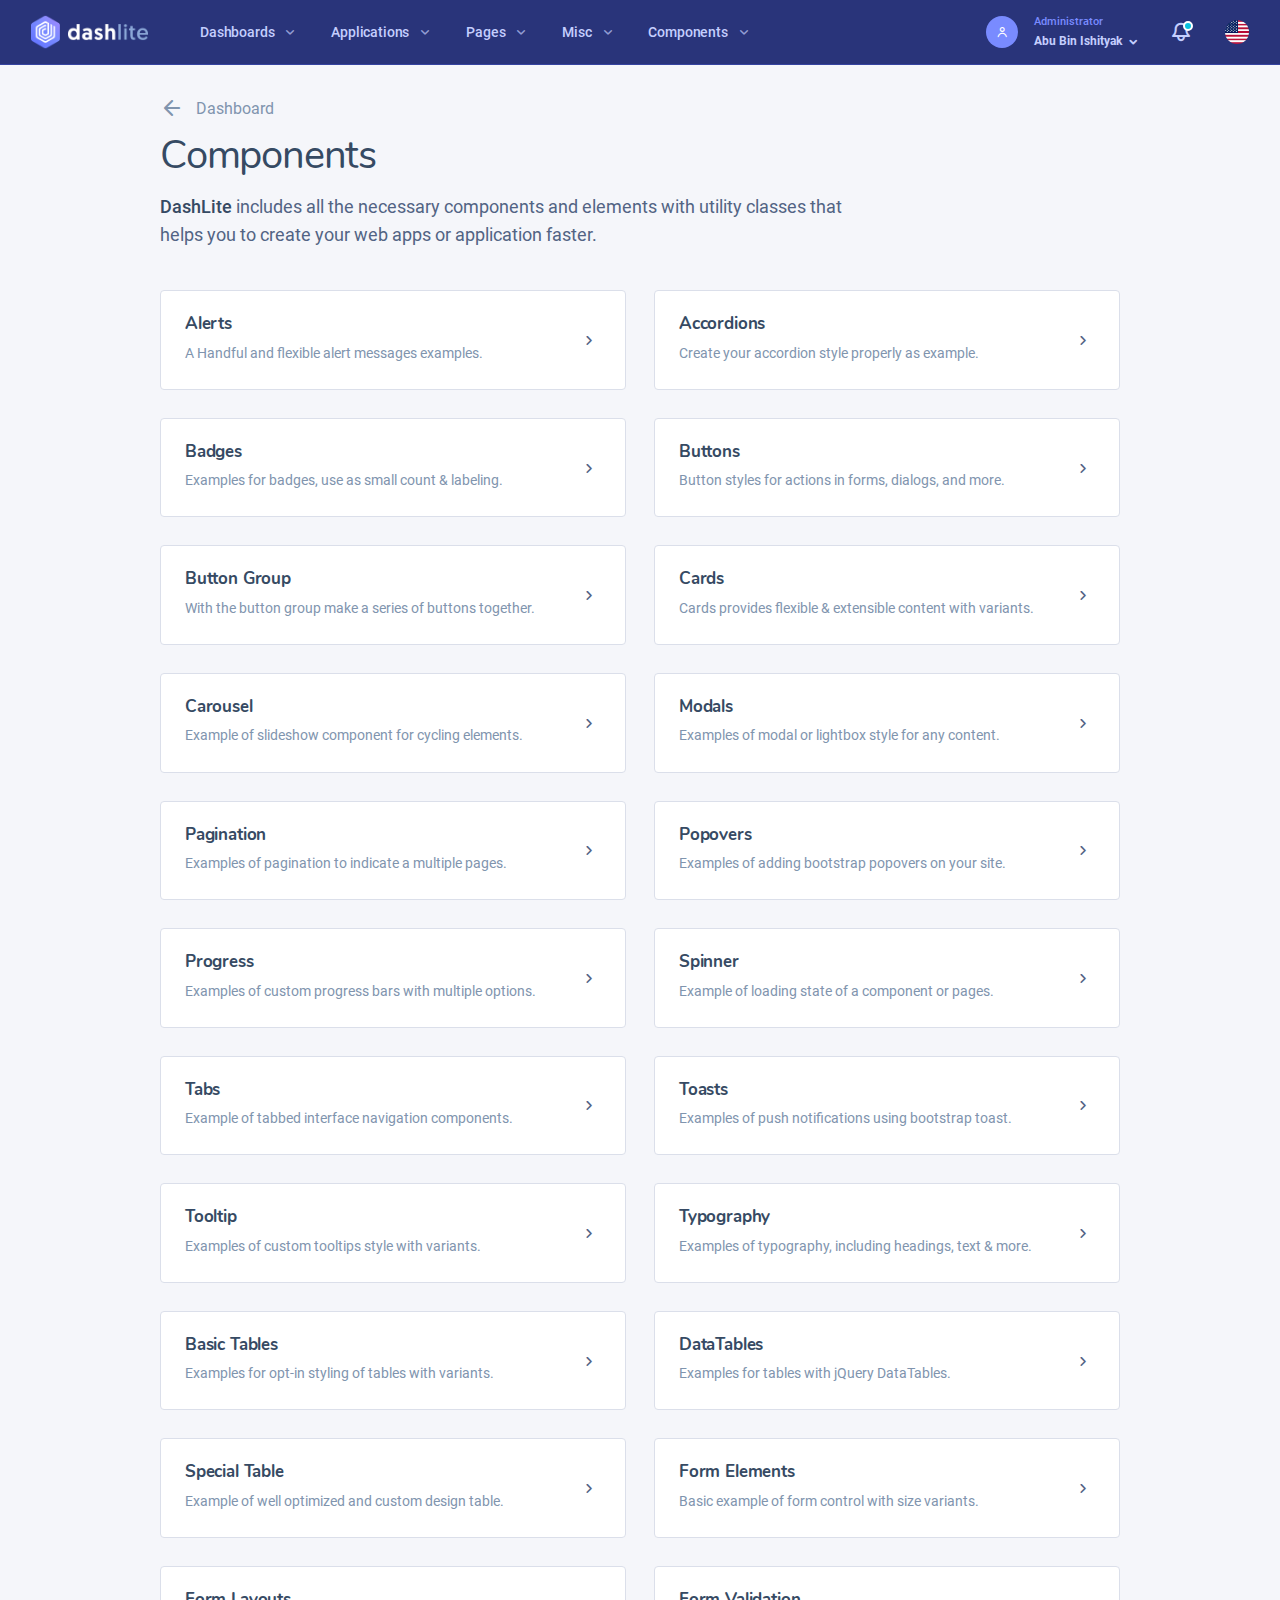
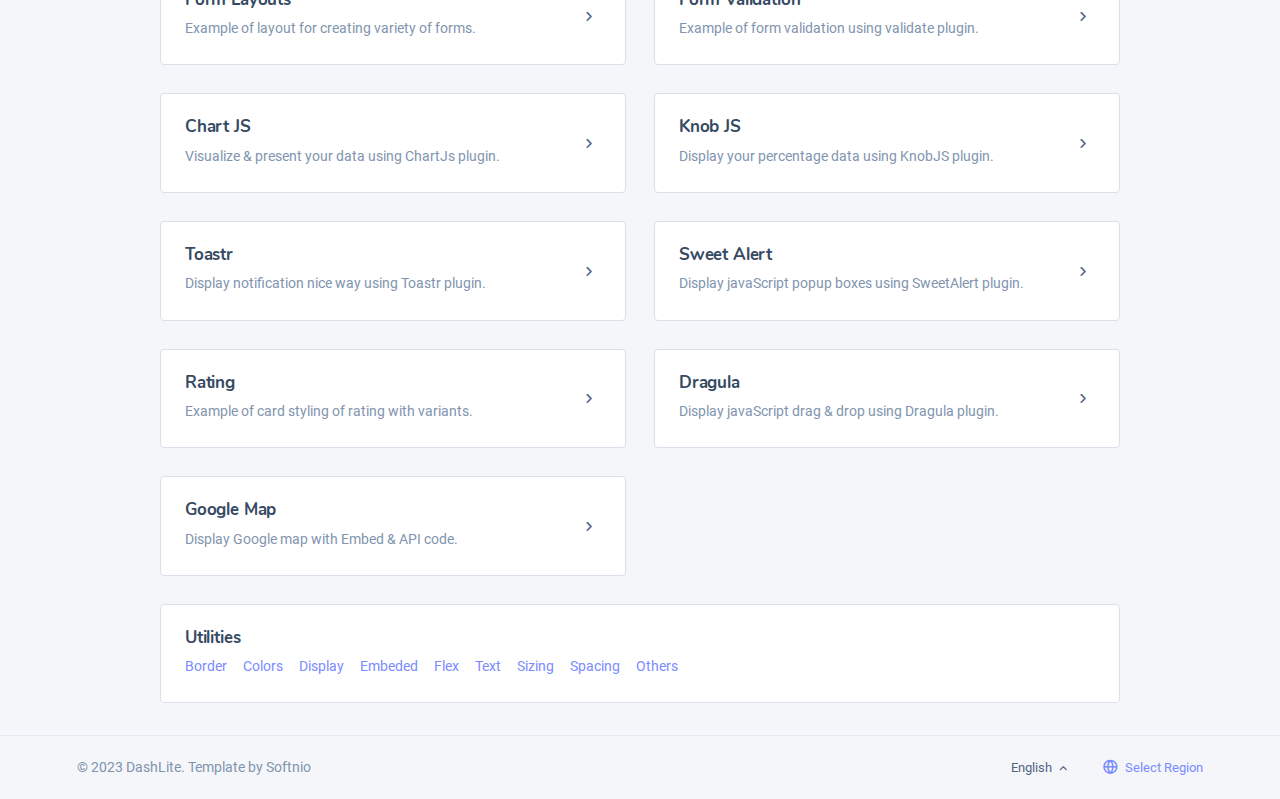
<file: html/components.html>
<!DOCTYPE html>
<html lang="zxx" class="js">

<head>
    <base href="../">
    <meta charset="utf-8">
    <meta name="author" content="Softnio">
    <meta name="viewport" content="width=device-width, initial-scale=1, shrink-to-fit=no">
    <meta name="description" content="A powerful and conceptual apps base dashboard template that especially build for developers and programmers.">
    <!-- Fav Icon  -->
    <link rel="shortcut icon" href="./images/favicon.png">
    <!-- Page Title  -->
    <title>Components | DashLite Admin Template</title>
    <!-- StyleSheets  -->
    <link rel="stylesheet" href="./assets/css/dashlite.css?ver=3.2.3">
    <link id="skin-default" rel="stylesheet" href="./assets/css/theme.css?ver=3.2.3">
</head>

<body class="nk-body npc-invest bg-lighter ">
    <div class="nk-app-root">
        <!-- wrap @s -->
        <div class="nk-wrap ">
            <!-- main header @s -->
            <div class="nk-header nk-header-fluid is-theme">
                <div class="container-xl wide-xl">
                    <div class="nk-header-wrap">
                        <div class="nk-menu-trigger me-sm-2 d-lg-none">
                            <a href="#" class="nk-nav-toggle nk-quick-nav-icon" data-target="headerNav"><em class="icon ni ni-menu"></em></a>
                        </div>
                        <div class="nk-header-brand">
                            <a href="html/index.html" class="logo-link">
                                <img class="logo-light logo-img" src="./images/logo.png" srcset="./images/logo2x.png 2x" alt="logo">
                                <img class="logo-dark logo-img" src="./images/logo-dark.png" srcset="./images/logo-dark2x.png 2x" alt="logo-dark">
                            </a>
                        </div><!-- .nk-header-brand -->
                        <div class="nk-header-menu" data-content="headerNav">
                            <div class="nk-header-mobile">
                                <div class="nk-header-brand">
                                    <a href="html/index.html" class="logo-link">
                                        <img class="logo-light logo-img" src="./images/logo.png" srcset="./images/logo2x.png 2x" alt="logo">
                                        <img class="logo-dark logo-img" src="./images/logo-dark.png" srcset="./images/logo-dark2x.png 2x" alt="logo-dark">
                                    </a>
                                </div>
                                <div class="nk-menu-trigger me-n2">
                                    <a href="#" class="nk-nav-toggle nk-quick-nav-icon" data-target="headerNav"><em class="icon ni ni-arrow-left"></em></a>
                                </div>
                            </div>
                            <ul class="nk-menu nk-menu-main ui-s2">
                                <li class="nk-menu-item has-sub">
                                    <a href="#" class="nk-menu-link nk-menu-toggle">
                                        <span class="nk-menu-text">Dashboards</span>
                                    </a>
                                    <ul class="nk-menu-sub">
                                        <li class="nk-menu-item">
                                            <a href="html/index.html" class="nk-menu-link">
                                                <span class="nk-menu-text">Default Dashboard</span>
                                            </a>
                                        </li><!-- .nk-menu-item -->
                                        <li class="nk-menu-item">
                                            <a href="html/index-sales.html" class="nk-menu-link">
                                                <span class="nk-menu-text">Sales Dashboard</span>
                                            </a>
                                        </li><!-- .nk-menu-item -->
                                        <li class="nk-menu-item">
                                            <a href="html/index-crypto.html" class="nk-menu-link">
                                                <span class="nk-menu-text">Crypto Dashboard</span>
                                            </a>
                                        </li><!-- .nk-menu-item -->
                                        <li class="nk-menu-item">
                                            <a href="html/index-analytics.html" class="nk-menu-link">
                                                <span class="nk-menu-text">Analytics Dashboard</span>
                                            </a>
                                        </li><!-- .nk-menu-item -->
                                        <li class="nk-menu-heading">
                                            <h6 class="overline-title text-primary">Use-Case Concept</h6>
                                        </li><!-- .nk-menu-item -->
                                        <li class="nk-menu-item">
                                            <a href="html/invest/index.html" class="nk-menu-link" target="_blank">
                                                <span class="nk-menu-text">Investment Panel</span>
                                                <span class="nk-menu-badge">HOT</span>
                                            </a>
                                        </li><!-- .nk-menu-item -->
                                    </ul><!-- .nk-menu-sub -->
                                </li><!-- .nk-menu-item -->
                                <li class="nk-menu-item has-sub">
                                    <a href="#" class="nk-menu-link nk-menu-toggle">
                                        <span class="nk-menu-text">Applications</span>
                                    </a>
                                    <ul class="nk-menu-sub">
                                        <li class="nk-menu-item">
                                            <a href="html/apps-messages.html" class="nk-menu-link"><span class="nk-menu-text">Messages</span></a>
                                        </li>
                                        <li class="nk-menu-item">
                                            <a href="html/apps-inbox.html" class="nk-menu-link"><span class="nk-menu-text">Inbox / Mail</span></a>
                                        </li>
                                        <li class="nk-menu-item">
                                            <a href="html/apps-file-manager.html" class="nk-menu-link"><span class="nk-menu-text">File Manager</span></a>
                                        </li>
                                        <li class="nk-menu-item">
                                            <a href="html/apps-chats.html" class="nk-menu-link"><span class="nk-menu-text">Chats / Messenger</span></a>
                                        </li>
                                        <li class="nk-menu-item">
                                            <a href="html/apps-calendar.html" class="nk-menu-link"><span class="nk-menu-text">Calendar</span></a>
                                        </li>
                                        <li class="nk-menu-item">
                                            <a href="html/apps-kanban.html" class="nk-menu-link"><span class="nk-menu-text">Kanban Board</span></a>
                                        </li>
                                    </ul><!-- .nk-menu-sub -->
                                </li><!-- .nk-menu-item -->
                                <li class="nk-menu-item has-sub">
                                    <a href="#" class="nk-menu-link nk-menu-toggle">
                                        <span class="nk-menu-text">Pages</span>
                                    </a>
                                    <ul class="nk-menu-sub">
                                        <li class="nk-menu-item has-sub">
                                            <a href="#" class="nk-menu-link nk-menu-toggle">
                                                <span class="nk-menu-text">Projects</span>
                                            </a>
                                            <ul class="nk-menu-sub">
                                                <li class="nk-menu-item">
                                                    <a href="html/project-card.html" class="nk-menu-link"><span class="nk-menu-text">Project Cards</span></a>
                                                </li>
                                                <li class="nk-menu-item">
                                                    <a href="html/project-list.html" class="nk-menu-link"><span class="nk-menu-text">Project List</span></a>
                                                </li>
                                            </ul><!-- .nk-menu-sub -->
                                        </li><!-- .nk-menu-item -->
                                        <li class="nk-menu-item has-sub">
                                            <a href="#" class="nk-menu-link nk-menu-toggle">
                                                <span class="nk-menu-text">User Manage</span>
                                            </a>
                                            <ul class="nk-menu-sub">
                                                <li class="nk-menu-item">
                                                    <a href="html/user-list-regular.html" class="nk-menu-link"><span class="nk-menu-text">User List - Regular</span></a>
                                                </li>
                                                <li class="nk-menu-item">
                                                    <a href="html/user-list-compact.html" class="nk-menu-link"><span class="nk-menu-text">User List - Compact</span></a>
                                                </li>
                                                <li class="nk-menu-item">
                                                    <a href="html/user-details-regular.html" class="nk-menu-link"><span class="nk-menu-text">User Details - Regular</span></a>
                                                </li>
                                                <li class="nk-menu-item">
                                                    <a href="html/user-profile-regular.html" class="nk-menu-link"><span class="nk-menu-text">User Profile - Regular</span></a>
                                                </li>
                                                <li class="nk-menu-item">
                                                    <a href="html/user-card.html" class="nk-menu-link"><span class="nk-menu-text">User Contact - Card</span> </a>
                                                </li>
                                            </ul><!-- .nk-menu-sub -->
                                        </li><!-- .nk-menu-item -->
                                        <li class="nk-menu-item has-sub">
                                            <a href="#" class="nk-menu-link nk-menu-toggle">
                                                <span class="nk-menu-icon"><em class="icon ni ni-user-list"></em></span>
                                                <span class="nk-menu-text">Customers</span>
                                            </a>
                                            <ul class="nk-menu-sub">
                                                <li class="nk-menu-item">
                                                    <a href="html/customer-list.html" class="nk-menu-link"><span class="nk-menu-text">Customer List</span></a>
                                                </li>
                                                <li class="nk-menu-item">
                                                    <a href="html/customer-details.html" class="nk-menu-link"><span class="nk-menu-text">Customer Details</span></a>
                                                </li>
                                            </ul><!-- .nk-menu-sub -->
                                        </li><!-- .nk-menu-item -->
                                        <li class="nk-menu-item has-sub">
                                            <a href="#" class="nk-menu-link nk-menu-toggle">
                                                <span class="nk-menu-text">AML / KYCs</span>
                                            </a>
                                            <ul class="nk-menu-sub">
                                                <li class="nk-menu-item">
                                                    <a href="html/kyc-list-regular.html" class="nk-menu-link"><span class="nk-menu-text">KYC List - Regular</span></a>
                                                </li>
                                                <li class="nk-menu-item">
                                                    <a href="html/kyc-details-regular.html" class="nk-menu-link"><span class="nk-menu-text">KYC Details - Regular</span></a>
                                                </li>
                                            </ul><!-- .nk-menu-sub -->
                                        </li><!-- .nk-menu-item -->
                                        <li class="nk-menu-item has-sub">
                                            <a href="#" class="nk-menu-link nk-menu-toggle">
                                                <span class="nk-menu-text">Transactions</span>
                                            </a>
                                            <ul class="nk-menu-sub">
                                                <li class="nk-menu-item">
                                                    <a href="html/transaction-basic.html" class="nk-menu-link"><span class="nk-menu-text">Tranx List - Basic</span></a>
                                                </li>
                                                <li class="nk-menu-item">
                                                    <a href="html/transaction-crypto.html" class="nk-menu-link"><span class="nk-menu-text">Tranx List - Crypto</span></a>
                                                </li>
                                            </ul><!-- .nk-menu-sub -->
                                        </li><!-- .nk-menu-item -->
                                        <li class="nk-menu-item has-sub">
                                            <a href="#" class="nk-menu-link nk-menu-toggle">
                                                <span class="nk-menu-text">Invoice</span>
                                            </a>
                                            <ul class="nk-menu-sub">
                                                <li class="nk-menu-item">
                                                    <a href="html/invoice-list.html" class="nk-menu-link"><span class="nk-menu-text">Invoice List</span></a>
                                                </li>
                                                <li class="nk-menu-item">
                                                    <a href="html/invoice-details.html" class="nk-menu-link"><span class="nk-menu-text">Invoice Details</span></a>
                                                </li>
                                            </ul><!-- .nk-menu-sub -->
                                        </li><!-- .nk-menu-item -->
                                        <li class="nk-menu-item has-sub">
                                            <a href="#" class="nk-menu-link nk-menu-toggle">
                                                <span class="nk-menu-text">Products</span>
                                            </a>
                                            <ul class="nk-menu-sub">
                                                <li class="nk-menu-item">
                                                    <a href="html/product-list.html" class="nk-menu-link"><span class="nk-menu-text">Product List</span></a>
                                                </li>
                                                <li class="nk-menu-item">
                                                    <a href="html/product-card.html" class="nk-menu-link"><span class="nk-menu-text">Product Card</span></a>
                                                </li>
                                                <li class="nk-menu-item">
                                                    <a href="html/product-details.html" class="nk-menu-link"><span class="nk-menu-text">Product Details</span></a>
                                                </li>
                                            </ul><!-- .nk-menu-sub -->
                                        </li><!-- .nk-menu-item -->
                                        <li class="nk-menu-item">
                                            <a href="html/pricing-table.html" class="nk-menu-link">
                                                <span class="nk-menu-text">Pricing Table</span>
                                            </a>
                                        </li><!-- .nk-menu-item -->
                                        <li class="nk-menu-item">
                                            <a href="html/gallery.html" class="nk-menu-link">
                                                <span class="nk-menu-text">Image Gallery</span>
                                            </a>
                                        </li><!-- .nk-menu-item -->
                                        <li class="nk-menu-item">
                                            <a href="html/pages/regular-v1.html" class="nk-menu-link"><span class="nk-menu-text">Regular Page - v1</span></a>
                                        </li><!-- .nk-menu-item -->
                                        <li class="nk-menu-item">
                                            <a href="html/pages/regular-v2.html" class="nk-menu-link"><span class="nk-menu-text">Regular Page - v2</span></a>
                                        </li><!-- .nk-menu-item -->
                                        <li class="nk-menu-item">
                                            <a href="html/pages/faqs.html" class="nk-menu-link"><span class="nk-menu-text">Faqs / Help</span></a>
                                        </li><!-- .nk-menu-item -->
                                    </ul><!-- .nk-menu-sub -->
                                </li><!-- .nk-menu-item -->
                                <li class="nk-menu-item has-sub">
                                    <a href="#" class="nk-menu-link nk-menu-toggle">
                                        <span class="nk-menu-text">Misc</span>
                                    </a>
                                    <ul class="nk-menu-sub">
                                        <li class="nk-menu-item has-sub">
                                            <a href="#" class="nk-menu-link nk-menu-toggle">
                                                <span class="nk-menu-text">Auth Pages</span>
                                            </a>
                                            <ul class="nk-menu-sub">
                                                <li class="nk-menu-item">
                                                    <a href="html/pages/auths/auth-login.html" class="nk-menu-link" target="_blank"><span class="nk-menu-text">Login / Signin</span></a>
                                                </li>
                                                <li class="nk-menu-item">
                                                    <a href="html/pages/auths/auth-register.html" class="nk-menu-link" target="_blank"><span class="nk-menu-text">Register / Signup</span></a>
                                                </li>
                                                <li class="nk-menu-item">
                                                    <a href="html/pages/auths/auth-reset.html" class="nk-menu-link" target="_blank"><span class="nk-menu-text">Forgot Password</span></a>
                                                </li>
                                                <li class="nk-menu-item">
                                                    <a href="html/pages/auths/auth-success.html" class="nk-menu-link" target="_blank"><span class="nk-menu-text">Success / Confirm</span></a>
                                                </li>
                                                <li class="nk-menu-item has-sub">
                                                    <a href="#" class="nk-menu-link nk-menu-toggle"><span class="nk-menu-text">Classic Version - v2</span></a>
                                                    <ul class="nk-menu-sub">
                                                        <li class="nk-menu-item">
                                                            <a href="html/pages/auths/auth-login-v2.html" class="nk-menu-link" target="_blank"><span class="nk-menu-text">Login / Signin</span></a>
                                                        </li>
                                                        <li class="nk-menu-item">
                                                            <a href="html/pages/auths/auth-register-v2.html" class="nk-menu-link" target="_blank"><span class="nk-menu-text">Register / Signup</span></a>
                                                        </li>
                                                        <li class="nk-menu-item">
                                                            <a href="html/pages/auths/auth-reset-v2.html" class="nk-menu-link" target="_blank"><span class="nk-menu-text">Forgot Password</span></a>
                                                        </li>
                                                        <li class="nk-menu-item">
                                                            <a href="html/pages/auths/auth-success-v2.html" class="nk-menu-link" target="_blank"><span class="nk-menu-text">Success / Confirm</span></a>
                                                        </li>
                                                    </ul>
                                                </li>
                                                <li class="nk-menu-item has-sub">
                                                    <a href="#" class="nk-menu-link nk-menu-toggle"><span class="nk-menu-text">No Slider Version - v3</span></a>
                                                    <ul class="nk-menu-sub">
                                                        <li class="nk-menu-item">
                                                            <a href="html/pages/auths/auth-login-v3.html" class="nk-menu-link" target="_blank"><span class="nk-menu-text">Login / Signin</span></a>
                                                        </li>
                                                        <li class="nk-menu-item">
                                                            <a href="html/pages/auths/auth-register-v3.html" class="nk-menu-link" target="_blank"><span class="nk-menu-text">Register / Signup</span></a>
                                                        </li>
                                                        <li class="nk-menu-item">
                                                            <a href="html/pages/auths/auth-reset-v3.html" class="nk-menu-link" target="_blank"><span class="nk-menu-text">Forgot Password</span></a>
                                                        </li>
                                                        <li class="nk-menu-item">
                                                            <a href="html/pages/auths/auth-success-v3.html" class="nk-menu-link" target="_blank"><span class="nk-menu-text">Success / Confirm</span></a>
                                                        </li>
                                                    </ul>
                                                </li>
                                            </ul><!-- .nk-menu-sub -->
                                        </li><!-- .nk-menu-item -->
                                        <li class="nk-menu-item has-sub">
                                            <a href="#" class="nk-menu-link nk-menu-toggle">
                                                <span class="nk-menu-text">Error Pages</span>
                                            </a>
                                            <ul class="nk-menu-sub">
                                                <li class="nk-menu-item">
                                                    <a href="html/pages/errors/404-classic.html" target="_blank" class="nk-menu-link"><span class="nk-menu-text">404 Classic</span></a>
                                                </li>
                                                <li class="nk-menu-item">
                                                    <a href="html/pages/errors/504-classic.html" target="_blank" class="nk-menu-link"><span class="nk-menu-text">504 Classic</span></a>
                                                </li>
                                                <li class="nk-menu-item">
                                                    <a href="html/pages/errors/404-s1.html" target="_blank" class="nk-menu-link"><span class="nk-menu-text">404 Modern</span></a>
                                                </li>
                                                <li class="nk-menu-item">
                                                    <a href="html/pages/errors/504-s1.html" target="_blank" class="nk-menu-link"><span class="nk-menu-text">504 Modern</span></a>
                                                </li>
                                            </ul><!-- .nk-menu-sub -->
                                        </li><!-- .nk-menu-item -->
                                        <li class="nk-menu-item">
                                            <a href="html/_blank.html" class="nk-menu-link"><span class="nk-menu-text">Blank / Startup</span></a>
                                        </li>
                                        <li class="nk-menu-item">
                                            <a href="html/pages/terms-policy.html" class="nk-menu-link"><span class="nk-menu-text">Terms / Policy</span></a>
                                        </li>
                                    </ul><!-- .nk-menu-sub -->
                                </li><!-- .nk-menu-item -->
                                <li class="nk-menu-item has-sub">
                                    <a href="#" class="nk-menu-link nk-menu-toggle">
                                        <span class="nk-menu-text">Components</span>
                                    </a>
                                    <ul class="nk-menu-sub">
                                        <li class="nk-menu-item has-sub">
                                            <a href="#" class="nk-menu-link nk-menu-toggle">
                                                <span class="nk-menu-text">Ui Elements</span>
                                            </a>
                                            <ul class="nk-menu-sub">
                                                <li class="nk-menu-item">
                                                    <a href="html/components/elements/alerts.html" class="nk-menu-link"><span class="nk-menu-text">Alerts</span></a>
                                                </li>
                                                <li class="nk-menu-item">
                                                    <a href="html/components/elements/accordions.html" class="nk-menu-link"><span class="nk-menu-text">Accordions</span></a>
                                                </li>
                                                <li class="nk-menu-item">
                                                    <a href="html/components/elements/avatar.html" class="nk-menu-link"><span class="nk-menu-text">Avatar</span></a>
                                                </li>
                                                <li class="nk-menu-item">
                                                    <a href="html/components/elements/badges.html" class="nk-menu-link"><span class="nk-menu-text">Badges</span></a>
                                                </li>
                                                <li class="nk-menu-item">
                                                    <a href="html/components/elements/buttons.html" class="nk-menu-link"><span class="nk-menu-text">Buttons</span></a>
                                                </li>
                                                <li class="nk-menu-item">
                                                    <a href="html/components/elements/buttons-group.html" class="nk-menu-link"><span class="nk-menu-text">Button Group</span></a>
                                                </li>
                                                <li class="nk-menu-item">
                                                    <a href="html/components/elements/breadcrumb.html" class="nk-menu-link"><span class="nk-menu-text">Breadcrumb</span></a>
                                                </li>
                                                <li class="nk-menu-item">
                                                    <a href="html/components/elements/cards.html" class="nk-menu-link"><span class="nk-menu-text">Cards</span></a>
                                                </li>
                                                <li class="nk-menu-item">
                                                    <a href="html/components/elements/carousel.html" class="nk-menu-link"><span class="nk-menu-text">Carousel</span></a>
                                                </li>
                                                <li class="nk-menu-item">
                                                    <a href="html/components/elements/list-dropdown.html" class="nk-menu-link"><span class="nk-menu-text">List Dropdown</span></a>
                                                </li>
                                                <li class="nk-menu-item">
                                                    <a href="html/components/elements/modals.html" class="nk-menu-link"><span class="nk-menu-text">Modals</span></a>
                                                </li>
                                                <li class="nk-menu-item">
                                                    <a href="html/components/elements/pagination.html" class="nk-menu-link"><span class="nk-menu-text">Pagination</span></a>
                                                </li>
                                                <li class="nk-menu-item">
                                                    <a href="html/components/elements/popover.html" class="nk-menu-link"><span class="nk-menu-text">Popovers</span></a>
                                                </li>
                                                <li class="nk-menu-item">
                                                    <a href="html/components/elements/progress.html" class="nk-menu-link"><span class="nk-menu-text">Progress</span></a>
                                                </li>
                                                <li class="nk-menu-item">
                                                    <a href="html/components/elements/preloader.html" class="nk-menu-link"><span class="nk-menu-text">Preloader</span> <span class="nk-menu-badge">New</span></a>
                                                </li>
                                                <li class="nk-menu-item">
                                                    <a href="html/components/elements/placeholders.html" class="nk-menu-link"><span class="nk-menu-text">Placeholders</span> <span class="nk-menu-badge">New</span></a>
                                                </li>
                                                <li class="nk-menu-item">
                                                    <a href="html/components/elements/spinner.html" class="nk-menu-link"><span class="nk-menu-text">Spinner</span></a>
                                                </li>
                                                <li class="nk-menu-item">
                                                    <a href="html/components/elements/tabs.html" class="nk-menu-link"><span class="nk-menu-text">Tabs</span></a>
                                                </li>
                                                <li class="nk-menu-item">
                                                    <a href="html/components/elements/toast.html" class="nk-menu-link"><span class="nk-menu-text">Toasts</span></a>
                                                </li>
                                                <li class="nk-menu-item">
                                                    <a href="html/components/elements/tooltip.html" class="nk-menu-link"><span class="nk-menu-text">Tooltip</span></a>
                                                </li>
                                                <li class="nk-menu-item">
                                                    <a href="html/components/elements/typography.html" class="nk-menu-link"><span class="nk-menu-text">Typography</span></a>
                                                </li>
                                            </ul><!-- .nk-menu-sub -->
                                        </li><!-- .nk-menu-item -->
                                        <li class="nk-menu-item has-sub">
                                            <a href="#" class="nk-menu-link nk-menu-toggle"><span class="nk-menu-text">Utilities</span></a>
                                            <ul class="nk-menu-sub">
                                                <li class="nk-menu-item"><a href="html/components/elements/util-border.html" class="nk-menu-link"><span class="nk-menu-text">Border</span></a></li>
                                                <li class="nk-menu-item"><a href="html/components/elements/util-colors.html" class="nk-menu-link"><span class="nk-menu-text">Colors</span></a></li>
                                                <li class="nk-menu-item"><a href="html/components/elements/util-display.html" class="nk-menu-link"><span class="nk-menu-text">Display</span></a></li>
                                                <li class="nk-menu-item"><a href="html/components/elements/util-embeded.html" class="nk-menu-link"><span class="nk-menu-text">Embeded</span></a></li>
                                                <li class="nk-menu-item"><a href="html/components/elements/util-flex.html" class="nk-menu-link"><span class="nk-menu-text">Flex</span></a></li>
                                                <li class="nk-menu-item"><a href="html/components/elements/util-text.html" class="nk-menu-link"><span class="nk-menu-text">Text</span></a></li>
                                                <li class="nk-menu-item"><a href="html/components/elements/util-sizing.html" class="nk-menu-link"><span class="nk-menu-text">Sizing</span></a></li>
                                                <li class="nk-menu-item"><a href="html/components/elements/util-spacing.html" class="nk-menu-link"><span class="nk-menu-text">Spacing</span></a></li>
                                                <li class="nk-menu-item"><a href="html/components/elements/util-others.html" class="nk-menu-link"><span class="nk-menu-text">Others</span></a></li>
                                            </ul><!-- .nk-menu-sub -->
                                        </li>
                                        <li class="nk-menu-item has-sub">
                                            <a href="#" class="nk-menu-link nk-menu-toggle">
                                                <span class="nk-menu-text">Forms</span>
                                            </a>
                                            <ul class="nk-menu-sub">
                                                <li class="nk-menu-item">
                                                    <a href="html/components/forms/form-elements.html" class="nk-menu-link"><span class="nk-menu-text">Form Elements</span></a>
                                                </li>
                                                <li class="nk-menu-item">
                                                    <a href="html/components/forms/checkbox-radio.html" class="nk-menu-link"><span class="nk-menu-text">Checkbox Radio</span></a>
                                                </li>
                                                <li class="nk-menu-item">
                                                    <a href="html/components/forms/advanced-controls.html" class="nk-menu-link"><span class="nk-menu-text">Advanced Controls</span></a>
                                                </li>
                                                <li class="nk-menu-item">
                                                    <a href="html/components/forms/input-group.html" class="nk-menu-link"><span class="nk-menu-text">Input Group</span></a>
                                                </li>
                                                <li class="nk-menu-item">
                                                    <a href="html/components/forms/form-upload.html" class="nk-menu-link"><span class="nk-menu-text">Form Upload</span></a>
                                                </li>
                                                <li class="nk-menu-item">
                                                    <a href="html/components/forms/datetime-picker.html" class="nk-menu-link"><span class="nk-menu-text">Date &amp; Time Picker</span></a>
                                                </li>
                                                <li class="nk-menu-item">
                                                    <a href="html/components/forms/number-spinner.html" class="nk-menu-link"><span class="nk-menu-text">Number Spinner</span></a>
                                                </li>
                                                <li class="nk-menu-item">
                                                    <a href="html/components/forms/nouislider.html" class="nk-menu-link"><span class="nk-menu-text">noUiSlider</span></a>
                                                </li>
                                                <li class="nk-menu-item">
                                                    <a href="html/components/forms/form-layouts.html" class="nk-menu-link"><span class="nk-menu-text">Form Layouts</span></a>
                                                </li>
                                                <li class="nk-menu-item">
                                                    <a href="html/components/forms/form-validation.html" class="nk-menu-link"><span class="nk-menu-text">Form Validation</span></a>
                                                </li>
                                                <li class="nk-menu-item">
                                                    <a href="#" class="nk-menu-link nk-menu-toggle"><span class="nk-menu-text">Wizard</span></a>
                                                    <ul class="nk-menu-sub">
                                                        <li class="nk-menu-item"><a href="html/components/forms/form-wizard.html" class="nk-menu-link"><span class="nk-menu-text">Basic Demo</span></a></li>
                                                        <li class="nk-menu-item"><a href="html/components/forms/wizard/create-project.html" class="nk-menu-link"><span class="nk-menu-text">Create Project</span></a></li>
                                                        <li class="nk-menu-item"><a href="html/components/forms/wizard/create-profile.html" class="nk-menu-link"><span class="nk-menu-text">Create Profile</span></a></li>
                                                        <li class="nk-menu-item"><a href="html/components/forms/wizard/two-factor-auth.html" class="nk-menu-link"><span class="nk-menu-text">Two Factor Auth</span></a></li>
                                                        <li class="nk-menu-item"><a target="_blank" href="html/components/forms/wizard/survey-v1.html" class="nk-menu-link"><span class="nk-menu-text">Survey</span></a></li>
                                                        <li class="nk-menu-item"><a target="_blank" href="html/components/forms/wizard/survey-v2.html" class="nk-menu-link"><span class="nk-menu-text">Survey v2</span></a></li>
                                                    </ul><!-- .nk-menu-sub -->
                                                </li>
                                                <li class="nk-menu-heading">
                                                    <h6 class="overline-title text-primary">Rich Editor</h6>
                                                </li><!-- .nk-menu-item -->
                                                <li class="nk-menu-item"><a href="html/components/forms/form-summernote.html" class="nk-menu-link"><span class="nk-menu-text">Summernote</span></a></li>
                                                <li class="nk-menu-item"><a href="html/components/forms/form-quill.html" class="nk-menu-link"><span class="nk-menu-text">Quill</span></a></li>
                                                <li class="nk-menu-item"><a href="html/components/forms/form-tinymce.html" class="nk-menu-link"><span class="nk-menu-text">Tinymce</span></a></li>
                                            </ul><!-- .nk-menu-sub -->
                                        </li><!-- .nk-menu-item -->
                                        <li class="nk-menu-item has-sub">
                                            <a href="#" class="nk-menu-link nk-menu-toggle">
                                                <span class="nk-menu-text">Crafted Icons</span>
                                            </a>
                                            <ul class="nk-menu-sub">
                                                <li class="nk-menu-item">
                                                    <a href="html/components/misc/svg-icons.html" class="nk-menu-link">
                                                        <span class="nk-menu-text">SVG Icon - Exclusive</span>
                                                    </a>
                                                </li>
                                                <li class="nk-menu-item">
                                                    <a href="html/components/misc/nioicon.html" class="nk-menu-link">
                                                        <span class="nk-menu-text">Nioicon - HandCrafted</span>
                                                    </a>
                                                </li>
                                            </ul><!-- .nk-menu-sub -->
                                        </li><!-- .nk-menu-item -->
                                        <li class="nk-menu-item">
                                            <a href="html/components/misc/icons.html" class="nk-menu-link">
                                                <span class="nk-menu-text">Icon Libraries</span>
                                            </a>
                                        </li><!-- .nk-menu-item -->
                                        <li class="nk-menu-item has-sub">
                                            <a href="#" class="nk-menu-link nk-menu-toggle">
                                                <span class="nk-menu-text">Tables</span>
                                            </a>
                                            <ul class="nk-menu-sub">
                                                <li class="nk-menu-item">
                                                    <a href="html/components/tables/table-basic.html" class="nk-menu-link"><span class="nk-menu-text">Basic Tables</span></a>
                                                </li>
                                                <li class="nk-menu-item">
                                                    <a href="html/components/tables/table-special.html" class="nk-menu-link"><span class="nk-menu-text">Special Tables</span></a>
                                                </li>
                                                <li class="nk-menu-item">
                                                    <a href="html/components/tables/table-datatable.html" class="nk-menu-link"><span class="nk-menu-text">DataTables</span></a>
                                                </li>
                                            </ul><!-- .nk-menu-sub -->
                                        </li><!-- .nk-menu-item -->
                                        <li class="nk-menu-item has-sub">
                                            <a href="#" class="nk-menu-link nk-menu-toggle">
                                                <span class="nk-menu-text">Charts</span>
                                            </a>
                                            <ul class="nk-menu-sub">
                                                <li class="nk-menu-item">
                                                    <a href="html/components/charts/chartjs.html" class="nk-menu-link"><span class="nk-menu-text">Chart JS</span></a>
                                                </li>
                                                <li class="nk-menu-item">
                                                    <a href="html/components/charts/knob.html" class="nk-menu-link"><span class="nk-menu-text">Knob JS</span></a>
                                                </li>
                                            </ul><!-- .nk-menu-sub -->
                                        </li><!-- .nk-menu-item -->
                                        <li class="nk-menu-item has-sub">
                                            <a href="#" class="nk-menu-link nk-menu-toggle">
                                                <span class="nk-menu-text">Widgets</span>
                                            </a>
                                            <ul class="nk-menu-sub">
                                                <li class="nk-menu-item">
                                                    <a href="html/components/widgets/cards.html" class="nk-menu-link"><span class="nk-menu-text">Card Widgets</span></a>
                                                </li><!-- .nk-menu-item -->
                                                <li class="nk-menu-item">
                                                    <a href="html/components/widgets/charts.html" class="nk-menu-link"><span class="nk-menu-text">Chart Widgets</span></a>
                                                </li><!-- .nk-menu-item -->
                                                <li class="nk-menu-item">
                                                    <a href="html/components/widgets/ratings.html" class="nk-menu-link"><span class="nk-menu-text">Ratings</span></a>
                                                </li><!-- .nk-menu-item -->
                                            </ul><!-- .nk-menu-sub -->
                                        </li><!-- .nk-menu-item -->
                                        <li class="nk-menu-item has-sub">
                                            <a href="#" class="nk-menu-link nk-menu-toggle">
                                                <span class="nk-menu-text">Miscellaneous</span>
                                            </a>
                                            <ul class="nk-menu-sub">
                                                <li class="nk-menu-item">
                                                    <a href="html/components/misc/slick-sliders.html" class="nk-menu-link"><span class="nk-menu-text">Slick Slider</span></a>
                                                </li><!-- .nk-menu-item -->
                                                <li class="nk-menu-item">
                                                    <a href="html/components/misc/toastr.html" class="nk-menu-link"><span class="nk-menu-text">Toastr</span></a>
                                                </li><!-- .nk-menu-item -->
                                                <li class="nk-menu-item">
                                                    <a href="html/components/misc/sweet-alert.html" class="nk-menu-link"><span class="nk-menu-text">Sweet Alert</span></a>
                                                </li><!-- .nk-menu-item -->
                                                <li class="nk-menu-item">
                                                    <a href="html/components/misc/js-tree.html" class="nk-menu-link"><span class="nk-menu-text">jsTree</span></a>
                                                </li><!-- .nk-menu-item -->
                                                <li class="nk-menu-item">
                                                    <a href="html/components/misc/dual-listbox.html" class="nk-menu-link"><span class="nk-menu-text">Dual Listbox</span></a>
                                                </li><!-- .nk-menu-item -->
                                                <li class="nk-menu-item">
                                                    <a href="html/components/misc/dragula.html" class="nk-menu-link"><span class="nk-menu-text">Dragula</span></a>
                                                </li><!-- .nk-menu-item -->
                                                <li class="nk-menu-item">
                                                    <a href="html/components/misc/map.html" class="nk-menu-link"><span class="nk-menu-text">Google Map</span></a>
                                                </li><!-- .nk-menu-item -->
                                            </ul><!-- .nk-menu-sub -->
                                        </li><!-- .nk-menu-item -->
                                        <li class="nk-menu-item">
                                            <a href="html/email-templates.html" class="nk-menu-link">
                                                <span class="nk-menu-text">Email Template</span>
                                            </a>
                                        </li>
                                    </ul><!-- .nk-menu-sub -->
                                </li><!-- .nk-menu-item -->
                            </ul><!-- .nk-menu -->
                        </div><!-- .nk-header-menu -->
                        <div class="nk-header-tools">
                            <ul class="nk-quick-nav">
                                <li class="dropdown notification-dropdown">
                                    <a href="#" class="dropdown-toggle nk-quick-nav-icon" data-bs-toggle="dropdown">
                                        <div class="icon-status icon-status-info"><em class="icon ni ni-bell"></em></div>
                                    </a>
                                    <div class="dropdown-menu dropdown-menu-xl dropdown-menu-end dropdown-menu-s1">
                                        <div class="dropdown-head">
                                            <span class="sub-title nk-dropdown-title">Notifications</span>
                                            <a href="#">Mark All as Read</a>
                                        </div>
                                        <div class="dropdown-body">
                                            <div class="nk-notification">
                                                <div class="nk-notification-item dropdown-inner">
                                                    <div class="nk-notification-icon">
                                                        <em class="icon icon-circle bg-warning-dim ni ni-curve-down-right"></em>
                                                    </div>
                                                    <div class="nk-notification-content">
                                                        <div class="nk-notification-text">You have requested to <span>Widthdrawl</span></div>
                                                        <div class="nk-notification-time">2 hrs ago</div>
                                                    </div>
                                                </div>
                                                <div class="nk-notification-item dropdown-inner">
                                                    <div class="nk-notification-icon">
                                                        <em class="icon icon-circle bg-success-dim ni ni-curve-down-left"></em>
                                                    </div>
                                                    <div class="nk-notification-content">
                                                        <div class="nk-notification-text">Your <span>Deposit Order</span> is placed</div>
                                                        <div class="nk-notification-time">2 hrs ago</div>
                                                    </div>
                                                </div>
                                                <div class="nk-notification-item dropdown-inner">
                                                    <div class="nk-notification-icon">
                                                        <em class="icon icon-circle bg-warning-dim ni ni-curve-down-right"></em>
                                                    </div>
                                                    <div class="nk-notification-content">
                                                        <div class="nk-notification-text">You have requested to <span>Widthdrawl</span></div>
                                                        <div class="nk-notification-time">2 hrs ago</div>
                                                    </div>
                                                </div>
                                                <div class="nk-notification-item dropdown-inner">
                                                    <div class="nk-notification-icon">
                                                        <em class="icon icon-circle bg-success-dim ni ni-curve-down-left"></em>
                                                    </div>
                                                    <div class="nk-notification-content">
                                                        <div class="nk-notification-text">Your <span>Deposit Order</span> is placed</div>
                                                        <div class="nk-notification-time">2 hrs ago</div>
                                                    </div>
                                                </div>
                                                <div class="nk-notification-item dropdown-inner">
                                                    <div class="nk-notification-icon">
                                                        <em class="icon icon-circle bg-warning-dim ni ni-curve-down-right"></em>
                                                    </div>
                                                    <div class="nk-notification-content">
                                                        <div class="nk-notification-text">You have requested to <span>Widthdrawl</span></div>
                                                        <div class="nk-notification-time">2 hrs ago</div>
                                                    </div>
                                                </div>
                                                <div class="nk-notification-item dropdown-inner">
                                                    <div class="nk-notification-icon">
                                                        <em class="icon icon-circle bg-success-dim ni ni-curve-down-left"></em>
                                                    </div>
                                                    <div class="nk-notification-content">
                                                        <div class="nk-notification-text">Your <span>Deposit Order</span> is placed</div>
                                                        <div class="nk-notification-time">2 hrs ago</div>
                                                    </div>
                                                </div>
                                            </div><!-- .nk-notification -->
                                        </div><!-- .nk-dropdown-body -->
                                        <div class="dropdown-foot center">
                                            <a href="#">View All</a>
                                        </div>
                                    </div>
                                </li><!-- .dropdown -->
                                <li class="dropdown user-dropdown order-sm-first">
                                    <a href="#" class="dropdown-toggle" data-bs-toggle="dropdown">
                                        <div class="user-toggle">
                                            <div class="user-avatar sm">
                                                <em class="icon ni ni-user-alt"></em>
                                            </div>
                                            <div class="user-info d-none d-xl-block">
                                                <div class="user-status">Administrator</div>
                                                <div class="user-name dropdown-indicator">Abu Bin Ishityak</div>
                                            </div>
                                        </div>
                                    </a>
                                    <div class="dropdown-menu dropdown-menu-md dropdown-menu-end dropdown-menu-s1 is-light">
                                        <div class="dropdown-inner user-card-wrap bg-lighter d-none d-md-block">
                                            <div class="user-card">
                                                <div class="user-avatar">
                                                    <span>AB</span>
                                                </div>
                                                <div class="user-info">
                                                    <span class="lead-text">Abu Bin Ishtiyak</span>
                                                    <span class="sub-text">info@softnio.com</span>
                                                </div>
                                                <div class="user-action">
                                                    <a class="btn btn-icon me-n2" href="html/user-profile-setting.html"><em class="icon ni ni-setting"></em></a>
                                                </div>
                                            </div>
                                        </div>
                                        <div class="dropdown-inner user-account-info">
                                            <h6 class="overline-title-alt">Account Balance</h6>
                                            <div class="user-balance">1,494.23 <small class="currency currency-usd">USD</small></div>
                                            <div class="user-balance-sub">Locked <span>15,495.39 <span class="currency currency-usd">USD</span></span></div>
                                            <a href="#" class="link"><span>Withdraw Balance</span> <em class="icon ni ni-wallet-out"></em></a>
                                        </div>
                                        <div class="dropdown-inner">
                                            <ul class="link-list">
                                                <li><a href="html/user-profile-regular.html"><em class="icon ni ni-user-alt"></em><span>View Profile</span></a></li>
                                                <li><a href="html/user-profile-setting.html"><em class="icon ni ni-setting-alt"></em><span>Account Setting</span></a></li>
                                                <li><a href="html/user-profile-activity.html"><em class="icon ni ni-activity-alt"></em><span>Login Activity</span></a></li>
                                                <li><a class="dark-mode-switch" href="#"><em class="icon ni ni-moon"></em><span>Dark Mode</span></a></li>
                                            </ul>
                                        </div>
                                        <div class="dropdown-inner">
                                            <ul class="link-list">
                                                <li><a href="#"><em class="icon ni ni-signout"></em><span>Sign out</span></a></li>
                                            </ul>
                                        </div>
                                    </div>
                                </li><!-- .dropdown -->
                                <li class="dropdown language-dropdown d-none d-sm-flex me-n1">
                                    <a href="#" class="dropdown-toggle nk-quick-nav-icon" data-bs-toggle="dropdown">
                                        <div class="quick-icon">
                                            <img class="icon" src="./images/flags/english-sq.png" alt="">
                                        </div>
                                    </a>
                                    <div class="dropdown-menu dropdown-menu-end dropdown-menu-s1">
                                        <ul class="language-list">
                                            <li>
                                                <a href="#" class="language-item">
                                                    <img src="./images/flags/english.png" alt="" class="language-flag">
                                                    <span class="language-name">English</span>
                                                </a>
                                            </li>
                                            <li>
                                                <a href="#" class="language-item">
                                                    <img src="./images/flags/spanish.png" alt="" class="language-flag">
                                                    <span class="language-name">Español</span>
                                                </a>
                                            </li>
                                            <li>
                                                <a href="#" class="language-item">
                                                    <img src="./images/flags/french.png" alt="" class="language-flag">
                                                    <span class="language-name">Français</span>
                                                </a>
                                            </li>
                                            <li>
                                                <a href="#" class="language-item">
                                                    <img src="./images/flags/turkey.png" alt="" class="language-flag">
                                                    <span class="language-name">Türkçe</span>
                                                </a>
                                            </li>
                                        </ul>
                                    </div>
                                </li><!-- .dropdown -->
                            </ul><!-- .nk-quick-nav -->
                        </div><!-- .nk-header-tools -->
                    </div><!-- .nk-header-wrap -->
                </div><!-- .container-fliud -->
            </div>
            <!-- main header @e -->
            <!-- content @s -->
            <div class="nk-content nk-content-fluid">
                <div class="container-xl wide-xl">
                    <div class="nk-content-inner">
                        <div class="nk-content-body">
                            <div class="components-preview wide-md mx-auto">
                                <div class="nk-block-head nk-block-head-lg wide-sm">
                                    <div class="nk-block-head-content">
                                        <div class="nk-block-head-sub"><a class="back-to" href="html/index.html"><em class="icon ni ni-arrow-left"></em><span>Dashboard</span></a></div>
                                        <h2 class="nk-block-title fw-normal">Components</h2>
                                        <div class="nk-block-des">
                                            <p class="lead"><strong>DashLite</strong> includes all the necessary components and elements with utility classes that helps you to create your web apps or application faster.</p>
                                        </div>
                                    </div>
                                </div><!-- .nk-block-head -->
                                <div class="nk-block nk-block-lg">
                                    <div class="row g-gs">
                                        <div class="col-lg-6">
                                            <a href="html/components/elements/alerts.html" class="card card-bordered text-soft">
                                                <div class="card-inner">
                                                    <div class="align-center justify-between">
                                                        <div class="g">
                                                            <h6 class="title">Alerts</h6>
                                                            <p>A Handful and flexible alert messages examples.</p>
                                                        </div>
                                                        <div class="g">
                                                            <span class="btn btn-icon btn-trigger me-n1"><em class="icon ni ni-chevron-right"></em></span>
                                                        </div>
                                                    </div>
                                                </div>
                                            </a>
                                        </div><!-- .col -->
                                        <div class="col-lg-6">
                                            <a href="html/components/elements/accordions.html" class="card card-bordered text-soft">
                                                <div class="card-inner">
                                                    <div class="align-center justify-between">
                                                        <div class="g">
                                                            <h6 class="title">Accordions</h6>
                                                            <p>Create your accordion style properly as example.</p>
                                                        </div>
                                                        <div class="g">
                                                            <span class="btn btn-icon btn-trigger me-n1"><em class="icon ni ni-chevron-right"></em></span>
                                                        </div>
                                                    </div>
                                                </div>
                                            </a>
                                        </div><!-- .col -->
                                        <div class="col-lg-6">
                                            <a href="html/components/elements/badges.html" class="card card-bordered text-soft">
                                                <div class="card-inner">
                                                    <div class="align-center justify-between">
                                                        <div class="g">
                                                            <h6 class="title">Badges</h6>
                                                            <p>Examples for badges, use as small count &amp; labeling.</p>
                                                        </div>
                                                        <div class="g">
                                                            <span class="btn btn-icon btn-trigger me-n1"><em class="icon ni ni-chevron-right"></em></span>
                                                        </div>
                                                    </div>
                                                </div>
                                            </a>
                                        </div><!-- .col -->
                                        <div class="col-lg-6">
                                            <a href="html/components/elements/buttons.html" class="card card-bordered text-soft">
                                                <div class="card-inner">
                                                    <div class="align-center justify-between">
                                                        <div class="g">
                                                            <h6 class="title">Buttons</h6>
                                                            <p>Button styles for actions in forms, dialogs, and more.</p>
                                                        </div>
                                                        <div class="g">
                                                            <span class="btn btn-icon btn-trigger me-n1"><em class="icon ni ni-chevron-right"></em></span>
                                                        </div>
                                                    </div>
                                                </div>
                                            </a>
                                        </div><!-- .col -->
                                        <div class="col-lg-6">
                                            <a href="html/components/elements/buttons-group.html" class="card card-bordered text-soft">
                                                <div class="card-inner">
                                                    <div class="align-center justify-between">
                                                        <div class="g">
                                                            <h6 class="title">Button Group</h6>
                                                            <p>With the button group make a series of buttons together.</p>
                                                        </div>
                                                        <div class="g">
                                                            <span class="btn btn-icon btn-trigger me-n1"><em class="icon ni ni-chevron-right"></em></span>
                                                        </div>
                                                    </div>
                                                </div>
                                            </a>
                                        </div><!-- .col -->
                                        <div class="col-lg-6">
                                            <a href="html/components/elements/cards.html" class="card card-bordered text-soft">
                                                <div class="card-inner">
                                                    <div class="align-center justify-between">
                                                        <div class="g">
                                                            <h6 class="title">Cards</h6>
                                                            <p>Cards provides flexible &amp; extensible content with variants.</p>
                                                        </div>
                                                        <div class="g">
                                                            <span class="btn btn-icon btn-trigger me-n1"><em class="icon ni ni-chevron-right"></em></span>
                                                        </div>
                                                    </div>
                                                </div>
                                            </a>
                                        </div><!-- .col -->
                                        <div class="col-lg-6">
                                            <a href="html/components/elements/carousel.html" class="card card-bordered text-soft">
                                                <div class="card-inner">
                                                    <div class="align-center justify-between">
                                                        <div class="g">
                                                            <h6 class="title">Carousel</h6>
                                                            <p>Example of slideshow component for cycling elements.</p>
                                                        </div>
                                                        <div class="g">
                                                            <span class="btn btn-icon btn-trigger me-n1"><em class="icon ni ni-chevron-right"></em></span>
                                                        </div>
                                                    </div>
                                                </div>
                                            </a>
                                        </div><!-- .col -->
                                        <div class="col-lg-6">
                                            <a href="html/components/elements/modals.html" class="card card-bordered text-soft">
                                                <div class="card-inner">
                                                    <div class="align-center justify-between">
                                                        <div class="g">
                                                            <h6 class="title">Modals</h6>
                                                            <p>Examples of modal or lightbox style for any content.</p>
                                                        </div>
                                                        <div class="g">
                                                            <span class="btn btn-icon btn-trigger me-n1"><em class="icon ni ni-chevron-right"></em></span>
                                                        </div>
                                                    </div>
                                                </div>
                                            </a>
                                        </div><!-- .col -->
                                        <div class="col-lg-6">
                                            <a href="html/components/elements/pagination.html" class="card card-bordered text-soft">
                                                <div class="card-inner">
                                                    <div class="align-center justify-between">
                                                        <div class="g">
                                                            <h6 class="title">Pagination</h6>
                                                            <p>Examples of pagination to indicate a multiple pages.</p>
                                                        </div>
                                                        <div class="g">
                                                            <span class="btn btn-icon btn-trigger me-n1"><em class="icon ni ni-chevron-right"></em></span>
                                                        </div>
                                                    </div>
                                                </div>
                                            </a>
                                        </div><!-- .col -->
                                        <div class="col-lg-6">
                                            <a href="html/components/elements/popover.html" class="card card-bordered text-soft">
                                                <div class="card-inner">
                                                    <div class="align-center justify-between">
                                                        <div class="g">
                                                            <h6 class="title">Popovers</h6>
                                                            <p>Examples of adding bootstrap popovers on your site.</p>
                                                        </div>
                                                        <div class="g">
                                                            <span class="btn btn-icon btn-trigger me-n1"><em class="icon ni ni-chevron-right"></em></span>
                                                        </div>
                                                    </div>
                                                </div>
                                            </a>
                                        </div><!-- .col -->
                                        <div class="col-lg-6">
                                            <a href="html/components/elements/progress.html" class="card card-bordered text-soft">
                                                <div class="card-inner">
                                                    <div class="align-center justify-between">
                                                        <div class="g">
                                                            <h6 class="title">Progress</h6>
                                                            <p>Examples of custom progress bars with multiple options.</p>
                                                        </div>
                                                        <div class="g">
                                                            <span class="btn btn-icon btn-trigger me-n1"><em class="icon ni ni-chevron-right"></em></span>
                                                        </div>
                                                    </div>
                                                </div>
                                            </a>
                                        </div><!-- .col -->
                                        <div class="col-lg-6">
                                            <a href="html/components/elements/spinner.html" class="card card-bordered text-soft">
                                                <div class="card-inner">
                                                    <div class="align-center justify-between">
                                                        <div class="g">
                                                            <h6 class="title">Spinner</h6>
                                                            <p>Example of loading state of a component or pages.</p>
                                                        </div>
                                                        <div class="g">
                                                            <span class="btn btn-icon btn-trigger me-n1"><em class="icon ni ni-chevron-right"></em></span>
                                                        </div>
                                                    </div>
                                                </div>
                                            </a>
                                        </div><!-- .col -->
                                        <div class="col-lg-6">
                                            <a href="html/components/elements/tabs.html" class="card card-bordered text-soft">
                                                <div class="card-inner">
                                                    <div class="align-center justify-between">
                                                        <div class="g">
                                                            <h6 class="title">Tabs</h6>
                                                            <p>Example of tabbed interface navigation components.</p>
                                                        </div>
                                                        <div class="g">
                                                            <span class="btn btn-icon btn-trigger me-n1"><em class="icon ni ni-chevron-right"></em></span>
                                                        </div>
                                                    </div>
                                                </div>
                                            </a>
                                        </div><!-- .col -->
                                        <div class="col-lg-6">
                                            <a href="html/components/elements/toast.html" class="card card-bordered text-soft">
                                                <div class="card-inner">
                                                    <div class="align-center justify-between">
                                                        <div class="g">
                                                            <h6 class="title">Toasts</h6>
                                                            <p>Examples of push notifications using bootstrap toast.</p>
                                                        </div>
                                                        <div class="g">
                                                            <span class="btn btn-icon btn-trigger me-n1"><em class="icon ni ni-chevron-right"></em></span>
                                                        </div>
                                                    </div>
                                                </div>
                                            </a>
                                        </div><!-- .col -->
                                        <div class="col-lg-6">
                                            <a href="html/components/elements/tooltip.html" class="card card-bordered text-soft">
                                                <div class="card-inner">
                                                    <div class="align-center justify-between">
                                                        <div class="g">
                                                            <h6 class="title">Tooltip</h6>
                                                            <p>Examples of custom tooltips style with variants.</p>
                                                        </div>
                                                        <div class="g">
                                                            <span class="btn btn-icon btn-trigger me-n1"><em class="icon ni ni-chevron-right"></em></span>
                                                        </div>
                                                    </div>
                                                </div>
                                            </a>
                                        </div><!-- .col -->
                                        <div class="col-lg-6">
                                            <a href="html/components/elements/typography.html" class="card card-bordered text-soft">
                                                <div class="card-inner">
                                                    <div class="align-center justify-between">
                                                        <div class="g">
                                                            <h6 class="title">Typography</h6>
                                                            <p>Examples of typography, including headings, text &amp; more.</p>
                                                        </div>
                                                        <div class="g">
                                                            <span class="btn btn-icon btn-trigger me-n1"><em class="icon ni ni-chevron-right"></em></span>
                                                        </div>
                                                    </div>
                                                </div>
                                            </a>
                                        </div><!-- .col -->
                                        <div class="col-lg-6">
                                            <a href="html/components/tables/table-basic.html" class="card card-bordered text-soft">
                                                <div class="card-inner">
                                                    <div class="align-center justify-between">
                                                        <div class="g">
                                                            <h6 class="title">Basic Tables</h6>
                                                            <p>Examples for opt-in styling of tables with variants.</p>
                                                        </div>
                                                        <div class="g">
                                                            <span class="btn btn-icon btn-trigger me-n1"><em class="icon ni ni-chevron-right"></em></span>
                                                        </div>
                                                    </div>
                                                </div>
                                            </a>
                                        </div><!-- .col -->
                                        <div class="col-lg-6">
                                            <a href="html/components/tables/table-datatable.html" class="card card-bordered text-soft">
                                                <div class="card-inner">
                                                    <div class="align-center justify-between">
                                                        <div class="g">
                                                            <h6 class="title">DataTables</h6>
                                                            <p>Examples for tables with jQuery DataTables.</p>
                                                        </div>
                                                        <div class="g">
                                                            <span class="btn btn-icon btn-trigger me-n1"><em class="icon ni ni-chevron-right"></em></span>
                                                        </div>
                                                    </div>
                                                </div>
                                            </a>
                                        </div><!-- .col -->
                                        <div class="col-lg-6">
                                            <a href="html/components/tables/table-special.html" class="card card-bordered text-soft">
                                                <div class="card-inner">
                                                    <div class="align-center justify-between">
                                                        <div class="g">
                                                            <h6 class="title">Special Table</h6>
                                                            <p>Example of well optimized and custom design table.</p>
                                                        </div>
                                                        <div class="g">
                                                            <span class="btn btn-icon btn-trigger me-n1"><em class="icon ni ni-chevron-right"></em></span>
                                                        </div>
                                                    </div>
                                                </div>
                                            </a>
                                        </div><!-- .col -->
                                        <div class="col-lg-6">
                                            <a href="html/components/forms/form-elements.html" class="card card-bordered text-soft">
                                                <div class="card-inner">
                                                    <div class="align-center justify-between">
                                                        <div class="g">
                                                            <h6 class="title">Form Elements</h6>
                                                            <p>Basic example of form control with size variants.</p>
                                                        </div>
                                                        <div class="g">
                                                            <span class="btn btn-icon btn-trigger me-n1"><em class="icon ni ni-chevron-right"></em></span>
                                                        </div>
                                                    </div>
                                                </div>
                                            </a>
                                        </div><!-- .col -->
                                        <div class="col-lg-6">
                                            <a href="html/components/forms/form-layouts.html" class="card card-bordered text-soft">
                                                <div class="card-inner">
                                                    <div class="align-center justify-between">
                                                        <div class="g">
                                                            <h6 class="title">Form Layouts</h6>
                                                            <p>Example of layout for creating variety of forms.</p>
                                                        </div>
                                                        <div class="g">
                                                            <span class="btn btn-icon btn-trigger me-n1"><em class="icon ni ni-chevron-right"></em></span>
                                                        </div>
                                                    </div>
                                                </div>
                                            </a>
                                        </div><!-- .col -->
                                        <div class="col-lg-6">
                                            <a href="html/components/forms/form-validation.html" class="card card-bordered text-soft">
                                                <div class="card-inner">
                                                    <div class="align-center justify-between">
                                                        <div class="g">
                                                            <h6 class="title">Form Validation</h6>
                                                            <p>Example of form validation using validate plugin.</p>
                                                        </div>
                                                        <div class="g">
                                                            <span class="btn btn-icon btn-trigger me-n1"><em class="icon ni ni-chevron-right"></em></span>
                                                        </div>
                                                    </div>
                                                </div>
                                            </a>
                                        </div><!-- .col -->
                                        <div class="col-lg-6">
                                            <a href="html/components/charts/chartjs.html" class="card card-bordered text-soft">
                                                <div class="card-inner">
                                                    <div class="align-center justify-between">
                                                        <div class="g">
                                                            <h6 class="title">Chart JS</h6>
                                                            <p>Visualize &amp; present your data using ChartJs plugin.</p>
                                                        </div>
                                                        <div class="g">
                                                            <span class="btn btn-icon btn-trigger me-n1"><em class="icon ni ni-chevron-right"></em></span>
                                                        </div>
                                                    </div>
                                                </div>
                                            </a>
                                        </div><!-- .col -->
                                        <div class="col-lg-6">
                                            <a href="html/components/charts/knob.html" class="card card-bordered text-soft">
                                                <div class="card-inner">
                                                    <div class="align-center justify-between">
                                                        <div class="g">
                                                            <h6 class="title">Knob JS</h6>
                                                            <p>Display your percentage data using KnobJS plugin.</p>
                                                        </div>
                                                        <div class="g">
                                                            <span class="btn btn-icon btn-trigger me-n1"><em class="icon ni ni-chevron-right"></em></span>
                                                        </div>
                                                    </div>
                                                </div>
                                            </a>
                                        </div><!-- .col -->
                                        <div class="col-lg-6">
                                            <a href="html/components/misc/toastr.html" class="card card-bordered text-soft">
                                                <div class="card-inner">
                                                    <div class="align-center justify-between">
                                                        <div class="g">
                                                            <h6 class="title">Toastr</h6>
                                                            <p>Display notification nice way using Toastr plugin.</p>
                                                        </div>
                                                        <div class="g">
                                                            <span class="btn btn-icon btn-trigger me-n1"><em class="icon ni ni-chevron-right"></em></span>
                                                        </div>
                                                    </div>
                                                </div>
                                            </a>
                                        </div><!-- .col -->
                                        <div class="col-lg-6">
                                            <a href="html/components/misc/sweet-alert.html" class="card card-bordered text-soft">
                                                <div class="card-inner">
                                                    <div class="align-center justify-between">
                                                        <div class="g">
                                                            <h6 class="title">Sweet Alert</h6>
                                                            <p>Display javaScript popup boxes using SweetAlert plugin.</p>
                                                        </div>
                                                        <div class="g">
                                                            <span class="btn btn-icon btn-trigger me-n1"><em class="icon ni ni-chevron-right"></em></span>
                                                        </div>
                                                    </div>
                                                </div>
                                            </a>
                                        </div><!-- .col -->
                                        <div class="col-lg-6">
                                            <a href="html/components/widgets/ratings.html" class="card card-bordered text-soft">
                                                <div class="card-inner">
                                                    <div class="align-center justify-between">
                                                        <div class="g">
                                                            <h6 class="title">Rating</h6>
                                                            <p>Example of card styling of rating with variants.</p>
                                                        </div>
                                                        <div class="g">
                                                            <span class="btn btn-icon btn-trigger me-n1"><em class="icon ni ni-chevron-right"></em></span>
                                                        </div>
                                                    </div>
                                                </div>
                                            </a>
                                        </div><!-- .col -->
                                        <div class="col-lg-6">
                                            <a href="html/components/misc/dragula.html" class="card card-bordered text-soft">
                                                <div class="card-inner">
                                                    <div class="align-center justify-between">
                                                        <div class="g">
                                                            <h6 class="title">Dragula</h6>
                                                            <p>Display javaScript drag & drop using Dragula plugin.</p>
                                                        </div>
                                                        <div class="g">
                                                            <span class="btn btn-icon btn-trigger me-n1"><em class="icon ni ni-chevron-right"></em></span>
                                                        </div>
                                                    </div>
                                                </div>
                                            </a>
                                        </div><!-- .col -->
                                        <div class="col-lg-6">
                                            <a href="html/components/misc/map.html" class="card card-bordered text-soft">
                                                <div class="card-inner">
                                                    <div class="align-center justify-between">
                                                        <div class="g">
                                                            <h6 class="title">Google Map</h6>
                                                            <p>Display Google map with Embed & API code.</p>
                                                        </div>
                                                        <div class="g">
                                                            <span class="btn btn-icon btn-trigger me-n1"><em class="icon ni ni-chevron-right"></em></span>
                                                        </div>
                                                    </div>
                                                </div>
                                            </a>
                                        </div><!-- .col -->
                                        <div class="col-lg-12">
                                            <div class="card card-bordered">
                                                <div class="card-inner">
                                                    <div class="align-center justify-between">
                                                        <div class="g">
                                                            <h6 class="title">Utilities</h6>
                                                            <ul class="gx-3 gy-1 align-center flex-wrap">
                                                                <li>
                                                                    <a href="html/components/elements/util-border.html">Border</a>
                                                                </li>
                                                                <li>
                                                                    <a href="html/components/elements/util-colors.html">Colors</a>
                                                                </li>
                                                                <li>
                                                                    <a href="html/components/elements/util-display.html">Display</a>
                                                                </li>
                                                                <li>
                                                                    <a href="html/components/elements/util-embeded.html">Embeded</a>
                                                                </li>
                                                                <li>
                                                                    <a href="html/components/elements/util-flex.html">Flex</a>
                                                                </li>
                                                                <li>
                                                                    <a href="html/components/elements/util-text.html">Text</a>
                                                                </li>
                                                                <li>
                                                                    <a href="html/components/elements/util-sizing.html">Sizing</a>
                                                                </li>
                                                                <li>
                                                                    <a href="html/components/elements/util-spacing.html">Spacing</a>
                                                                </li>
                                                                <li>
                                                                    <a href="html/components/elements/util-others.html">Others</a>
                                                                </li>
                                                            </ul>
                                                        </div>
                                                    </div>
                                                </div>
                                            </div>
                                        </div><!-- .col -->
                                    </div><!-- .row -->
                                </div><!-- .nk-block -->
                            </div><!-- .components-preview -->
                        </div>
                    </div>
                </div>
            </div>
            <!-- content @e -->
            <!-- footer @s -->
            <div class="nk-footer nk-footer-fluid bg-lighter">
                <div class="container-xl">
                    <div class="nk-footer-wrap">
                        <div class="nk-footer-copyright"> &copy; 2023 DashLite. Template by <a href="https://softnio.com" target="_blank">Softnio</a>
                        </div>
                        <div class="nk-footer-links">
                            <ul class="nav nav-sm">
                                <li class="nav-item dropup">
                                    <a href="#" class="dropdown-toggle dropdown-indicator has-indicator nav-link text-base" data-bs-toggle="dropdown" data-offset="0,10"><span>English</span></a>
                                    <div class="dropdown-menu dropdown-menu-sm dropdown-menu-end">
                                        <ul class="language-list">
                                            <li>
                                                <a href="#" class="language-item">
                                                    <span class="language-name">English</span>
                                                </a>
                                            </li>
                                            <li>
                                                <a href="#" class="language-item">
                                                    <span class="language-name">Español</span>
                                                </a>
                                            </li>
                                            <li>
                                                <a href="#" class="language-item">
                                                    <span class="language-name">Français</span>
                                                </a>
                                            </li>
                                            <li>
                                                <a href="#" class="language-item">
                                                    <span class="language-name">Türkçe</span>
                                                </a>
                                            </li>
                                        </ul>
                                    </div>
                                </li>
                                <li class="nav-item">
                                    <a data-bs-toggle="modal" href="#region" class="nav-link"><em class="icon ni ni-globe"></em><span class="ms-1">Select Region</span></a>
                                </li>
                            </ul>
                        </div>
                    </div>
                </div>
            </div>
            <!-- footer @e -->
        </div>
        <!-- wrap @e -->
    </div>
    <!-- app-root @e -->
    <!-- select region modal -->
    <div class="modal fade" tabindex="-1" role="dialog" id="region">
        <div class="modal-dialog modal-lg" role="document">
            <div class="modal-content">
                <a href="#" class="close" data-bs-dismiss="modal"><em class="icon ni ni-cross-sm"></em></a>
                <div class="modal-body modal-body-md">
                    <h5 class="title mb-4">Select Your Country</h5>
                    <div class="nk-country-region">
                        <ul class="country-list text-center gy-2">
                            <li>
                                <a href="#" class="country-item">
                                    <img src="./images/flags/arg.png" alt="" class="country-flag">
                                    <span class="country-name">Argentina</span>
                                </a>
                            </li>
                            <li>
                                <a href="#" class="country-item">
                                    <img src="./images/flags/aus.png" alt="" class="country-flag">
                                    <span class="country-name">Australia</span>
                                </a>
                            </li>
                            <li>
                                <a href="#" class="country-item">
                                    <img src="./images/flags/bangladesh.png" alt="" class="country-flag">
                                    <span class="country-name">Bangladesh</span>
                                </a>
                            </li>
                            <li>
                                <a href="#" class="country-item">
                                    <img src="./images/flags/canada.png" alt="" class="country-flag">
                                    <span class="country-name">Canada <small>(English)</small></span>
                                </a>
                            </li>
                            <li>
                                <a href="#" class="country-item">
                                    <img src="./images/flags/china.png" alt="" class="country-flag">
                                    <span class="country-name">Centrafricaine</span>
                                </a>
                            </li>
                            <li>
                                <a href="#" class="country-item">
                                    <img src="./images/flags/china.png" alt="" class="country-flag">
                                    <span class="country-name">China</span>
                                </a>
                            </li>
                            <li>
                                <a href="#" class="country-item">
                                    <img src="./images/flags/french.png" alt="" class="country-flag">
                                    <span class="country-name">France</span>
                                </a>
                            </li>
                            <li>
                                <a href="#" class="country-item">
                                    <img src="./images/flags/germany.png" alt="" class="country-flag">
                                    <span class="country-name">Germany</span>
                                </a>
                            </li>
                            <li>
                                <a href="#" class="country-item">
                                    <img src="./images/flags/iran.png" alt="" class="country-flag">
                                    <span class="country-name">Iran</span>
                                </a>
                            </li>
                            <li>
                                <a href="#" class="country-item">
                                    <img src="./images/flags/italy.png" alt="" class="country-flag">
                                    <span class="country-name">Italy</span>
                                </a>
                            </li>
                            <li>
                                <a href="#" class="country-item">
                                    <img src="./images/flags/mexico.png" alt="" class="country-flag">
                                    <span class="country-name">México</span>
                                </a>
                            </li>
                            <li>
                                <a href="#" class="country-item">
                                    <img src="./images/flags/philipine.png" alt="" class="country-flag">
                                    <span class="country-name">Philippines</span>
                                </a>
                            </li>
                            <li>
                                <a href="#" class="country-item">
                                    <img src="./images/flags/portugal.png" alt="" class="country-flag">
                                    <span class="country-name">Portugal</span>
                                </a>
                            </li>
                            <li>
                                <a href="#" class="country-item">
                                    <img src="./images/flags/s-africa.png" alt="" class="country-flag">
                                    <span class="country-name">South Africa</span>
                                </a>
                            </li>
                            <li>
                                <a href="#" class="country-item">
                                    <img src="./images/flags/spanish.png" alt="" class="country-flag">
                                    <span class="country-name">Spain</span>
                                </a>
                            </li>
                            <li>
                                <a href="#" class="country-item">
                                    <img src="./images/flags/switzerland.png" alt="" class="country-flag">
                                    <span class="country-name">Switzerland</span>
                                </a>
                            </li>
                            <li>
                                <a href="#" class="country-item">
                                    <img src="./images/flags/uk.png" alt="" class="country-flag">
                                    <span class="country-name">United Kingdom</span>
                                </a>
                            </li>
                            <li>
                                <a href="#" class="country-item">
                                    <img src="./images/flags/english.png" alt="" class="country-flag">
                                    <span class="country-name">United State</span>
                                </a>
                            </li>
                        </ul>
                    </div>
                </div>
            </div><!-- .modal-content -->
        </div><!-- .modla-dialog -->
    </div><!-- .modal -->
    <!-- JavaScript -->
    <script src="./assets/js/bundle.js?ver=3.2.3"></script>
    <script src="./assets/js/scripts.js?ver=3.2.3"></script>
</body>

</html>
</file>
